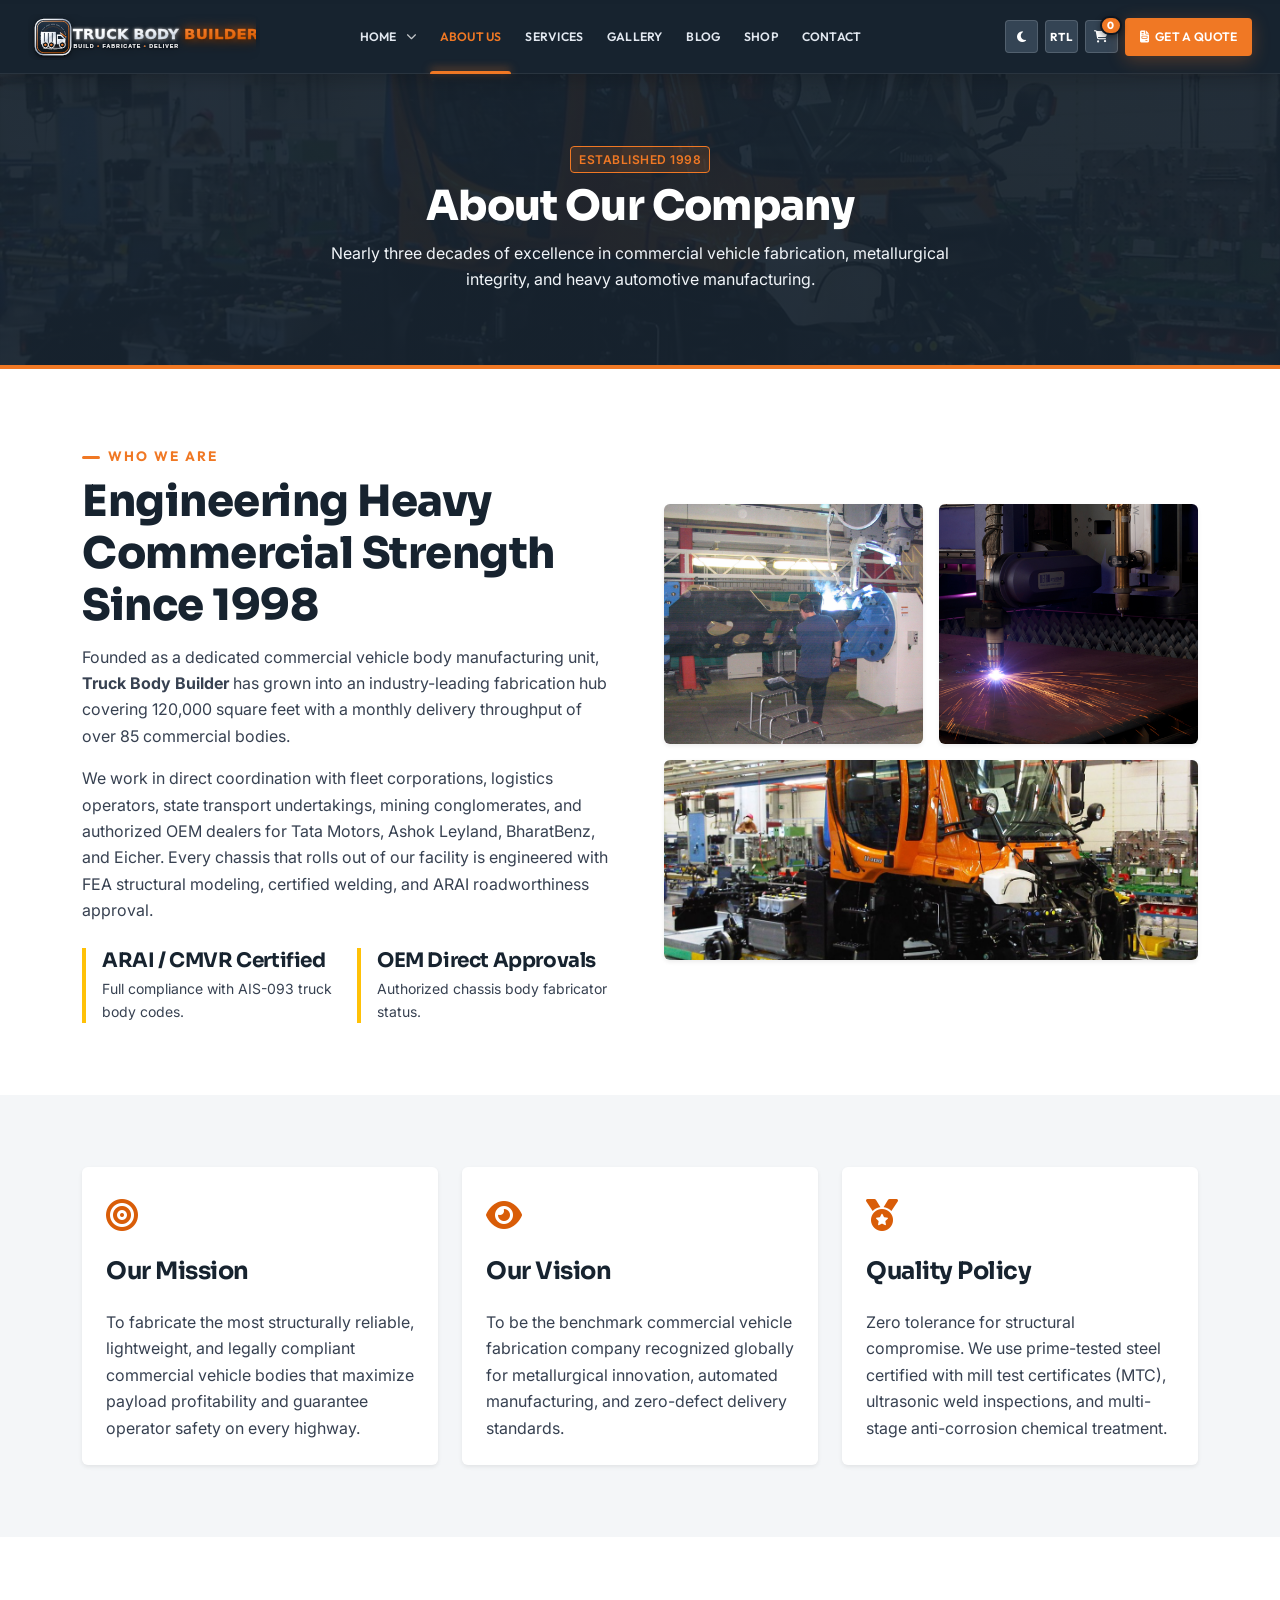
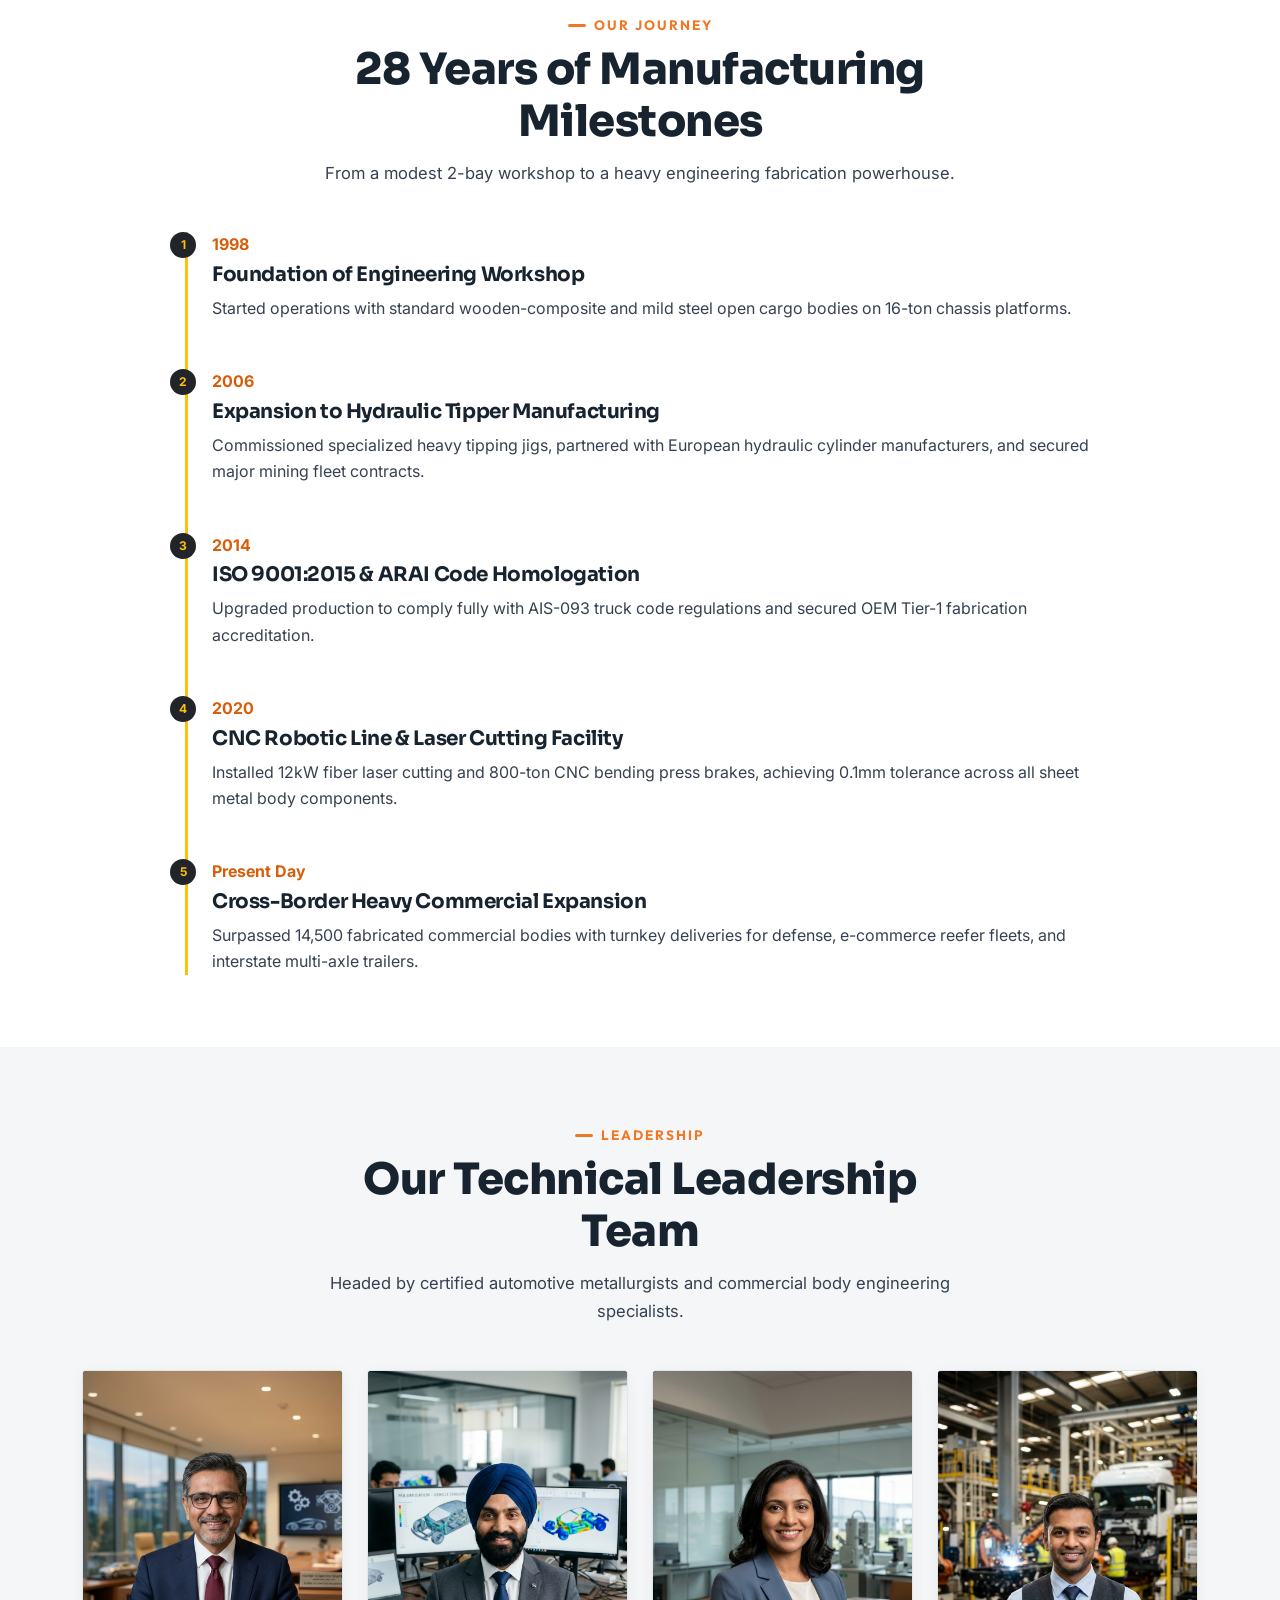
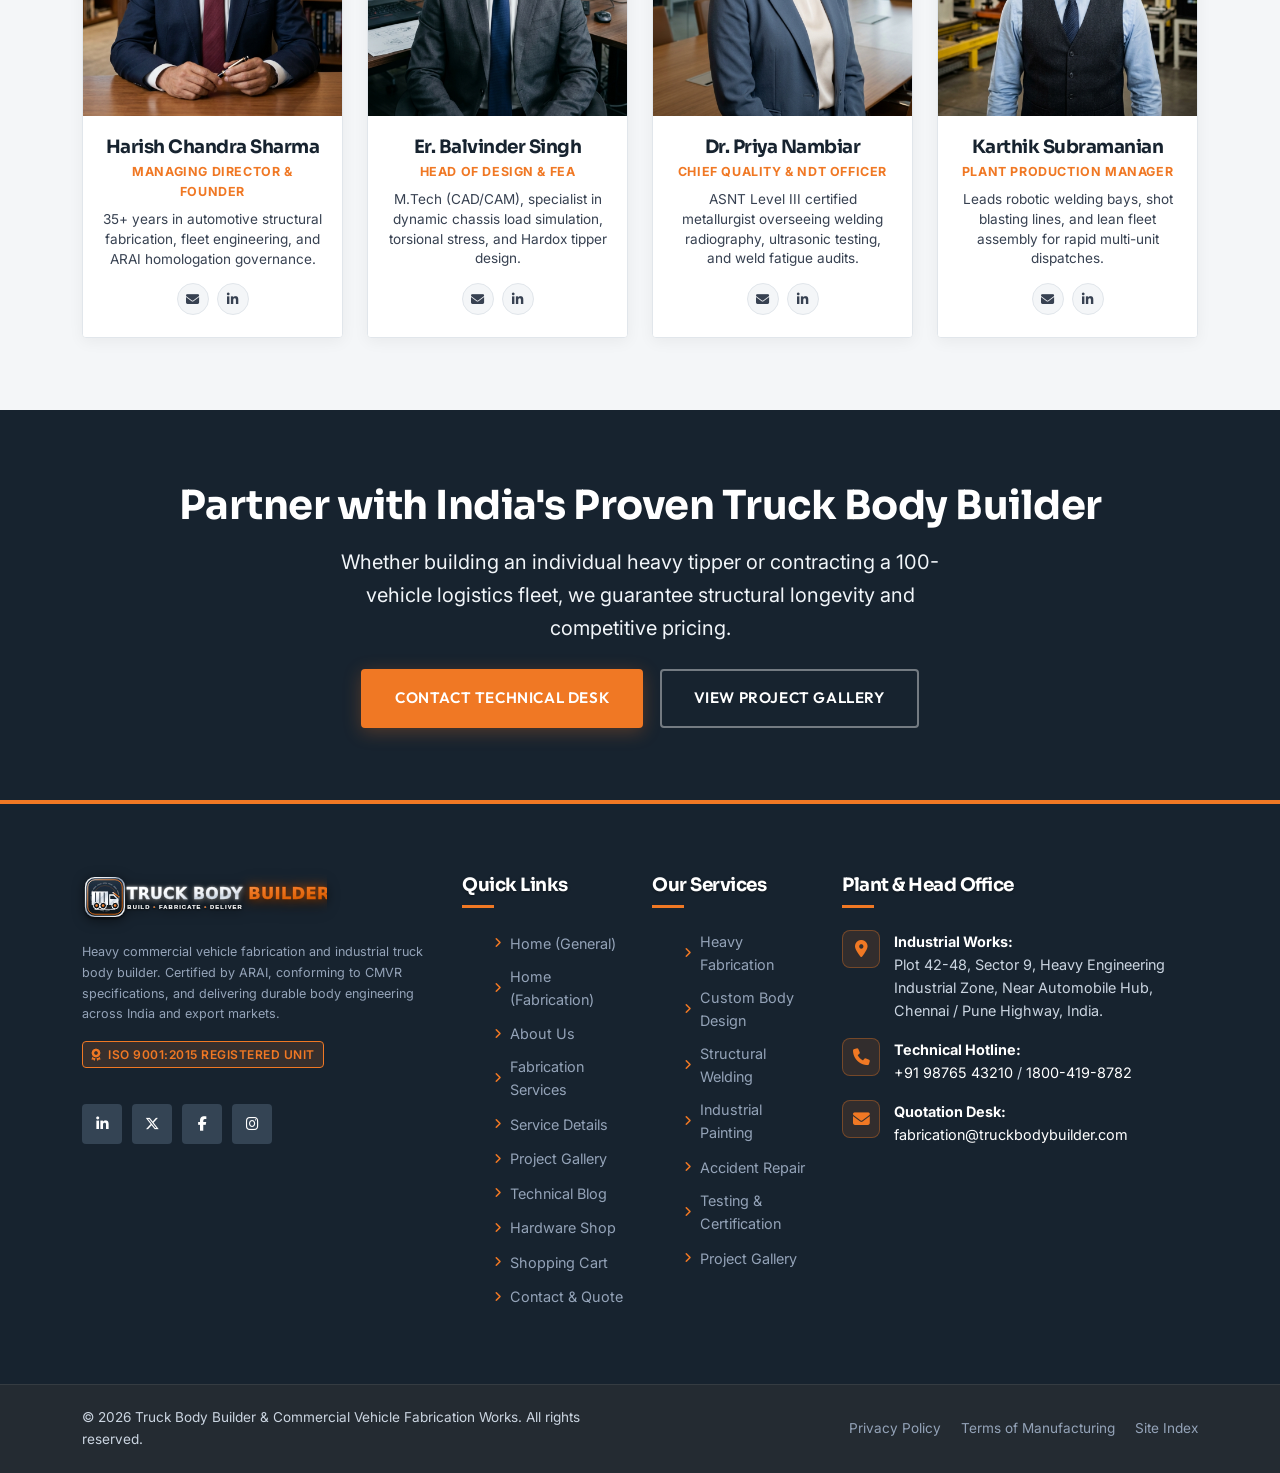
<file: about.html>
<!DOCTYPE html>
<html lang="en">
<head>
  <meta charset="UTF-8">
  <meta name="viewport" content="width=device-width, initial-scale=1.0">
  <title>About Us | Truck Body Builder & Commercial Vehicle Fabrication Works</title>
  <meta name="description" content="Learn about our 28-year history, engineering team, ISO 9001:2015 certified infrastructure, and commitment to heavy commercial vehicle body manufacturing.">
  
  <!-- Favicon Suite -->
  <link rel="icon" type="image/svg+xml" href="assets/images/logo/favicon.svg">
  <link rel="icon" type="image/png" sizes="32x32" href="assets/images/logo/favicon-32x32.png">
  <link rel="icon" type="image/png" sizes="16x16" href="assets/images/logo/favicon-16x16.png">
  <link rel="apple-touch-icon" sizes="180x180" href="assets/images/logo/apple-touch-icon.png">
  <link rel="alternate icon" href="assets/images/logo/logo-compact.svg">

  <link href="https://cdn.jsdelivr.net/npm/bootstrap@5.3.3/dist/css/bootstrap.min.css" rel="stylesheet">
  <link rel="stylesheet" href="https://cdnjs.cloudflare.com/ajax/libs/font-awesome/6.5.1/css/all.min.css">
  
  <link rel="stylesheet" href="assets/css/style.css">
  <link rel="stylesheet" href="assets/css/responsive.css">
  <link rel="stylesheet" href="assets/css/dark-mode.css">
  <link rel="stylesheet" href="assets/css/premium-motion.css">
</head>
<body>

  <!-- Main Navigation Header -->
  <header class="site-header" id="siteHeader">
    <nav class="navbar navbar-expand-lg navbar-dark">
      <div class="container navbar-container">
        <!-- Brand Logo (Left) -->
        <a class="navbar-brand navbar-brand-industrial" href="index.html" aria-label="Truck Body Builder Homepage">
          <div class="brand-logo-wrap">
            <img src="assets/images/logo/logo-main.svg" alt="Truck Body Builder - Commercial Vehicle Fabrication" class="brand-logo-main">
            <div class="brand-logo-sheen"></div>
          </div>
        </a>

        <!-- Mobile Controls (Dark/Light Mode, RTL & Hamburger) -->
        <div class="mobile-nav-controls d-lg-none">
          <button class="header-icon-btn theme-toggle-btn" type="button" title="Toggle Dark/Light Mode" aria-label="Toggle Theme">
            <i class="fas fa-moon"></i>
          </button>
          <button class="header-icon-btn rtl-toggle-btn" type="button" title="Toggle RTL/LTR" aria-label="Toggle RTL">
            <span class="rtl-text">RTL</span>
          </button>
          <!-- Cart Icon with Live Badge (Mobile) -->
          <a href="cart.html" class="header-icon-btn cart-icon-btn position-relative" title="View Shopping Cart" aria-label="Shopping Cart">
            <i class="fas fa-shopping-cart"></i>
            <span class="cart-count-badge badge bg-warning text-dark position-absolute top-0 start-100 translate-middle rounded-pill" style="display: none; font-size: 0.65rem; padding: 0.25em 0.5em;">0</span>
          </a>
          <button class="navbar-toggler" type="button" id="navbarDrawerToggler" aria-label="Toggle navigation drawer" aria-expanded="false" aria-controls="navbarDrawer">
            <span class="navbar-toggler-icon"></span>
          </button>
        </div>

        <!-- Navigation Drawer & Menu (Centered on Desktop, Slide-in Drawer on Mobile) -->
        <div class="navbar-drawer" id="navbarDrawer">
          <!-- Mobile Drawer Header -->
          <div class="drawer-header d-lg-none">
            <div class="drawer-brand">
              <a href="index.html" class="drawer-brand-link text-decoration-none" aria-label="Truck Body Builder Homepage">
                <img src="assets/images/logo/logo-main.svg" alt="Truck Body Builder" class="drawer-logo-img">
              </a>
            </div>
            <button type="button" class="drawer-close-btn" id="navbarDrawerClose" aria-label="Close navigation drawer">
              <i class="fas fa-times"></i>
            </button>
          </div>

          <!-- Centered Navigation Links on Desktop -->
          <ul class="navbar-nav mx-auto">
            <li class="nav-item dropdown">
              <a class="nav-link dropdown-toggle" href="#" role="button" data-bs-toggle="dropdown" aria-expanded="false">
                Home <i class="fas fa-chevron-down nav-chevron ms-1"></i>
              </a>
              <ul class="dropdown-menu dropdown-menu-industrial">
                <li><a class="dropdown-item" href="index.html"><i class="fas fa-truck-moving"></i> Commercial Vehicles</a></li>
                <li><a class="dropdown-item" href="home-2.html"><i class="fas fa-screwdriver-wrench"></i> Custom Fabrication</a></li>
              </ul>
            </li>
            <li class="nav-item">
              <a class="nav-link active" href="about.html">About Us</a>
            </li>
            <li class="nav-item">
              <a class="nav-link" href="services.html">Services</a>
            </li>
            <li class="nav-item">
              <a class="nav-link" href="gallery.html">Gallery</a>
            </li>
            <li class="nav-item">
              <a class="nav-link" href="blog.html">Blog</a>
            </li>
            <li class="nav-item">
              <a class="nav-link" href="shop.html">Shop</a>
            </li>
<li class="nav-item">
              <a class="nav-link" href="contact.html">Contact</a>
            </li>
          </ul>

          <!-- Desktop & Mobile Header Actions (Right) -->
          <div class="header-actions">
            <!-- Theme & RTL Toggles (Desktop only >=992px) -->
            <button class="header-icon-btn theme-toggle-btn d-none d-lg-inline-flex" type="button" title="Toggle Dark/Light Mode" aria-label="Toggle Theme">
              <i class="fas fa-moon"></i>
            </button>
            <button class="header-icon-btn rtl-toggle-btn d-none d-lg-inline-flex" type="button" title="Toggle RTL/LTR" aria-label="Toggle RTL">
              <span class="rtl-text">RTL</span>
            </button>

            <!-- CTA "Get a Quote" -->
            <!-- Cart Icon with Live Badge (Desktop) -->
            <a href="cart.html" class="header-icon-btn cart-icon-btn position-relative d-none d-lg-inline-flex" title="View Shopping Cart" aria-label="Shopping Cart">
              <i class="fas fa-shopping-cart"></i>
              <span class="cart-count-badge badge bg-warning text-dark position-absolute top-0 start-100 translate-middle rounded-pill" style="display: none; font-size: 0.65rem; padding: 0.25em 0.5em;">0</span>
            </a>
<a href="contact.html" class="btn btn-industrial nav-cta-btn">
              <i class="fas fa-file-invoice"></i> Get a Quote
            </a>
          </div>
        </div>
      </div>
    </nav>
  </header>

  <!-- Mobile Backdrop Overlay (<992px) -->
  <div class="drawer-backdrop" id="drawerBackdrop"></div>

  <main>
    <!-- PAGE BREADCRUMB HERO -->
    <section class="py-5 text-white" style="background: linear-gradient(rgba(23, 35, 47, 0.94), rgba(23, 35, 47, 0.94)), url('assets/images/about/facility-1.jpg') center/cover no-repeat; border-bottom: 4px solid var(--industrial-orange);">
      <div class="container py-4 text-center">
        <span class="badge-certified mb-2 d-inline-block">Established 1998</span>
        <h1 class="display-5 fw-bold text-white mb-2" dir="auto">About Our Company</h1>
        <p class="text-light opacity-90 mx-auto mb-0" style="max-width: 650px;" dir="auto">
          Nearly three decades of excellence in commercial vehicle fabrication, metallurgical integrity, and heavy automotive manufacturing.
        </p>
      </div>
    </section>

    <!-- COMPANY OVERVIEW & STATS -->
    <section class="py-5 bg-white">
      <div class="container py-lg-4">
        <div class="row align-items-center g-5">
          <div class="col-lg-6">
            <div class="section-subtitle">Who We Are</div>
            <h2 class="section-title">Engineering Heavy Commercial Strength Since 1998</h2>
            <p class="text-muted mb-3">
              Founded as a dedicated commercial vehicle body manufacturing unit, <strong>Truck Body Builder</strong> has grown into an industry-leading fabrication hub covering 120,000 square feet with a monthly delivery throughput of over 85 commercial bodies.
            </p>
            <p class="text-muted mb-4">
              We work in direct coordination with fleet corporations, logistics operators, state transport undertakings, mining conglomerates, and authorized OEM dealers for Tata Motors, Ashok Leyland, BharatBenz, and Eicher. Every chassis that rolls out of our facility is engineered with FEA structural modeling, certified welding, and ARAI roadworthiness approval.
            </p>

            <div class="row g-3">
              <div class="col-sm-6">
                <div class="border-start border-4 border-warning ps-3">
                  <h4 class="h5 fw-bold mb-1">ARAI / CMVR Certified</h4>
                  <p class="small text-muted mb-0">Full compliance with AIS-093 truck body codes.</p>
                </div>
              </div>
              <div class="col-sm-6">
                <div class="border-start border-4 border-warning ps-3">
                  <h4 class="h5 fw-bold mb-1">OEM Direct Approvals</h4>
                  <p class="small text-muted mb-0">Authorized chassis body fabricator status.</p>
                </div>
              </div>
            </div>
          </div>

          <div class="col-lg-6">
            <div class="row g-3">
              <div class="col-6">
                <img src="assets/images/about/facility-2.jpg" alt="Heavy Metal Fabrication Assembly Bay" class="rounded w-100 shadow-sm" style="height: 240px; object-fit: cover;" onerror="this.onerror=null; this.src='assets/images/about/facility-1.jpg';">
              </div>
              <div class="col-6">
                <img src="assets/images/about/facility-3.jpg" alt="CNC Laser Cutting and Quality Testing" class="rounded w-100 shadow-sm" style="height: 240px; object-fit: cover;" onerror="this.onerror=null; this.src='assets/images/about/facility-1.jpg';">
              </div>
              <div class="col-12">
                <img src="assets/images/about/facility-1.jpg" alt="Automated Vehicle Body Manufacturing Bay" class="rounded w-100 shadow-sm" style="height: 200px; object-fit: cover;" onerror="this.onerror=null; this.src='assets/images/about/facility-2.jpg';">
              </div>
            </div>
          </div>
        </div>
      </div>
    </section>

    <!-- MISSION, VISION & QUALITY POLICY -->
    <section class="py-5" style="background-color: var(--light-bg);">
      <div class="container py-lg-4">
        <div class="row g-4">
          <div class="col-md-4 d-flex">
            <div class="card mission-vision-card h-100 w-100 border-0 p-4 rounded shadow-sm bg-white d-flex flex-column">
              <div class="mission-vision-icon text-orange fs-2 mb-3" style="color: var(--industrial-orange);"><i class="fas fa-bullseye"></i></div>
              <h3 class="mission-vision-title h4 fw-bold mb-3">Our Mission</h3>
              <p class="mission-vision-text text-muted mb-0">
                To fabricate the most structurally reliable, lightweight, and legally compliant commercial vehicle bodies that maximize payload profitability and guarantee operator safety on every highway.
              </p>
            </div>
          </div>
          <div class="col-md-4 d-flex">
            <div class="card mission-vision-card h-100 w-100 border-0 p-4 rounded shadow-sm bg-white d-flex flex-column">
              <div class="mission-vision-icon text-orange fs-2 mb-3" style="color: var(--industrial-orange);"><i class="fas fa-eye"></i></div>
              <h3 class="mission-vision-title h4 fw-bold mb-3">Our Vision</h3>
              <p class="mission-vision-text text-muted mb-0">
                To be the benchmark commercial vehicle fabrication company recognized globally for metallurgical innovation, automated manufacturing, and zero-defect delivery standards.
              </p>
            </div>
          </div>
          <div class="col-md-4 d-flex">
            <div class="card mission-vision-card h-100 w-100 border-0 p-4 rounded shadow-sm bg-white d-flex flex-column">
              <div class="mission-vision-icon text-orange fs-2 mb-3" style="color: var(--industrial-orange);"><i class="fas fa-medal"></i></div>
              <h3 class="mission-vision-title h4 fw-bold mb-3">Quality Policy</h3>
              <p class="mission-vision-text text-muted mb-0">
                Zero tolerance for structural compromise. We use prime-tested steel certified with mill test certificates (MTC), ultrasonic weld inspections, and multi-stage anti-corrosion chemical treatment.
              </p>
            </div>
          </div>
        </div>
      </div>
    </section>

    <!-- COMPANY HISTORY & MILESTONES -->
    <section class="py-5 bg-white">
      <div class="container py-lg-4">
        <div class="section-header text-center mx-auto" style="max-width: 650px;">
          <div class="section-subtitle">Our Journey</div>
          <h2 class="section-title">28 Years of Manufacturing Milestones</h2>
          <p class="section-desc mx-auto">From a modest 2-bay workshop to a heavy engineering fabrication powerhouse.</p>
        </div>

        <div class="row justify-content-center">
          <div class="col-lg-10">
            <div class="border-start border-3 border-warning ps-4 ms-2 position-relative">
              
              <div class="mb-5 position-relative">
                <span class="badge bg-dark text-warning position-absolute" style="left: -42px; top: 0; width: 26px; height: 26px; border-radius: 50%; display: flex; align-items: center; justify-content: center; font-size: 0.75rem;">1</span>
                <span class="fw-bold text-orange" style="color: var(--industrial-orange);">1998</span>
                <h4 class="h5 fw-bold mt-1">Foundation of Engineering Workshop</h4>
                <p class="text-muted mb-0">Started operations with standard wooden-composite and mild steel open cargo bodies on 16-ton chassis platforms.</p>
              </div>

              <div class="mb-5 position-relative">
                <span class="badge bg-dark text-warning position-absolute" style="left: -42px; top: 0; width: 26px; height: 26px; border-radius: 50%; display: flex; align-items: center; justify-content: center; font-size: 0.75rem;">2</span>
                <span class="fw-bold text-orange" style="color: var(--industrial-orange);">2006</span>
                <h4 class="h5 fw-bold mt-1">Expansion to Hydraulic Tipper Manufacturing</h4>
                <p class="text-muted mb-0">Commissioned specialized heavy tipping jigs, partnered with European hydraulic cylinder manufacturers, and secured major mining fleet contracts.</p>
              </div>

              <div class="mb-5 position-relative">
                <span class="badge bg-dark text-warning position-absolute" style="left: -42px; top: 0; width: 26px; height: 26px; border-radius: 50%; display: flex; align-items: center; justify-content: center; font-size: 0.75rem;">3</span>
                <span class="fw-bold text-orange" style="color: var(--industrial-orange);">2014</span>
                <h4 class="h5 fw-bold mt-1">ISO 9001:2015 & ARAI Code Homologation</h4>
                <p class="text-muted mb-0">Upgraded production to comply fully with AIS-093 truck code regulations and secured OEM Tier-1 fabrication accreditation.</p>
              </div>

              <div class="mb-5 position-relative">
                <span class="badge bg-dark text-warning position-absolute" style="left: -42px; top: 0; width: 26px; height: 26px; border-radius: 50%; display: flex; align-items: center; justify-content: center; font-size: 0.75rem;">4</span>
                <span class="fw-bold text-orange" style="color: var(--industrial-orange);">2020</span>
                <h4 class="h5 fw-bold mt-1">CNC Robotic Line & Laser Cutting Facility</h4>
                <p class="text-muted mb-0">Installed 12kW fiber laser cutting and 800-ton CNC bending press brakes, achieving 0.1mm tolerance across all sheet metal body components.</p>
              </div>

              <div class="position-relative">
                <span class="badge bg-dark text-warning position-absolute" style="left: -42px; top: 0; width: 26px; height: 26px; border-radius: 50%; display: flex; align-items: center; justify-content: center; font-size: 0.75rem;">5</span>
                <span class="fw-bold text-orange" style="color: var(--industrial-orange);">Present Day</span>
                <h4 class="h5 fw-bold mt-1">Cross-Border Heavy Commercial Expansion</h4>
                <p class="text-muted mb-0">Surpassed 14,500 fabricated commercial bodies with turnkey deliveries for defense, e-commerce reefer fleets, and interstate multi-axle trailers.</p>
              </div>

            </div>
          </div>
        </div>
      </div>
    </section>

    <!-- LEADERSHIP & ENGINEERING TEAM -->
    <section class="py-5" style="background-color: var(--light-bg);">
      <div class="container py-lg-4">
        <div class="section-header text-center mx-auto" style="max-width: 650px;">
          <div class="section-subtitle">Leadership</div>
          <h2 class="section-title">Our Technical Leadership Team</h2>
          <p class="section-desc mx-auto">Headed by certified automotive metallurgists and commercial body engineering specialists.</p>
        </div>

        <div class="row g-4">
          <!-- Member 1: Harish Chandra Sharma -->
          <div class="col-sm-6 col-lg-3">
            <div class="team-card">
              <div class="team-thumb-wrapper">
                <img src="assets/images/about/team-1.jpg?v=4" alt="Harish Chandra Sharma - Managing Director" class="team-thumb-img" loading="lazy">
              </div>
              <div class="team-body">
                <h3 class="team-name">Harish Chandra Sharma</h3>
                <span class="team-role">Managing Director &amp; Founder</span>
                <p class="team-bio">35+ years in automotive structural fabrication, fleet engineering, and ARAI homologation governance.</p>
                <div class="team-social">
                  <a href="contact.html" class="team-social-link" title="Contact Harish Sharma" aria-label="Contact"><i class="fas fa-envelope"></i></a>
                  <a href="https://linkedin.com" target="_blank" rel="noopener noreferrer" class="team-social-link" title="LinkedIn Profile" aria-label="LinkedIn"><i class="fab fa-linkedin-in"></i></a>
                </div>
              </div>
            </div>
          </div>

          <!-- Member 2: Er. Balvinder Singh -->
          <div class="col-sm-6 col-lg-3">
            <div class="team-card">
              <div class="team-thumb-wrapper">
                <img src="assets/images/about/team-2.jpg?v=4" alt="Er. Balvinder Singh - Head of Design & FEA" class="team-thumb-img" loading="lazy">
              </div>
              <div class="team-body">
                <h3 class="team-name">Er. Balvinder Singh</h3>
                <span class="team-role">Head of Design &amp; FEA</span>
                <p class="team-bio">M.Tech (CAD/CAM), specialist in dynamic chassis load simulation, torsional stress, and Hardox tipper design.</p>
                <div class="team-social">
                  <a href="contact.html" class="team-social-link" title="Contact Balvinder Singh" aria-label="Contact"><i class="fas fa-envelope"></i></a>
                  <a href="https://linkedin.com" target="_blank" rel="noopener noreferrer" class="team-social-link" title="LinkedIn Profile" aria-label="LinkedIn"><i class="fab fa-linkedin-in"></i></a>
                </div>
              </div>
            </div>
          </div>

          <!-- Member 3: Dr. Priya Nambiar -->
          <div class="col-sm-6 col-lg-3">
            <div class="team-card">
              <div class="team-thumb-wrapper">
                <img src="assets/images/about/team-3.jpg?v=4" alt="Dr. Priya Nambiar - Chief Quality & NDT Officer" class="team-thumb-img" loading="lazy">
              </div>
              <div class="team-body">
                <h3 class="team-name">Dr. Priya Nambiar</h3>
                <span class="team-role">Chief Quality &amp; NDT Officer</span>
                <p class="team-bio">ASNT Level III certified metallurgist overseeing welding radiography, ultrasonic testing, and weld fatigue audits.</p>
                <div class="team-social">
                  <a href="contact.html" class="team-social-link" title="Contact Priya Nambiar" aria-label="Contact"><i class="fas fa-envelope"></i></a>
                  <a href="https://linkedin.com" target="_blank" rel="noopener noreferrer" class="team-social-link" title="LinkedIn Profile" aria-label="LinkedIn"><i class="fab fa-linkedin-in"></i></a>
                </div>
              </div>
            </div>
          </div>

          <!-- Member 4: Karthik Subramanian -->
          <div class="col-sm-6 col-lg-3">
            <div class="team-card">
              <div class="team-thumb-wrapper">
                <img src="assets/images/about/team-4.jpg?v=4" alt="Karthik Subramanian - Plant Production Manager" class="team-thumb-img" loading="lazy">
              </div>
              <div class="team-body">
                <h3 class="team-name">Karthik Subramanian</h3>
                <span class="team-role">Plant Production Manager</span>
                <p class="team-bio">Leads robotic welding bays, shot blasting lines, and lean fleet assembly for rapid multi-unit dispatches.</p>
                <div class="team-social">
                  <a href="contact.html" class="team-social-link" title="Contact Karthik Subramanian" aria-label="Contact"><i class="fas fa-envelope"></i></a>
                  <a href="https://linkedin.com" target="_blank" rel="noopener noreferrer" class="team-social-link" title="LinkedIn Profile" aria-label="LinkedIn"><i class="fab fa-linkedin-in"></i></a>
                </div>
              </div>
            </div>
          </div>
        </div></div>
      </div>
    </section>

    <!-- CALL TO °CTION -->
    <section class="py-5" style="background: var(--primary-steel); color: var(--white);">
      <div class="container py-lg-4 text-center">
        <h2 class="display-6 fw-bold text-white mb-3">Partner with India's Proven Truck Body Builder</h2>
        <p class="lead text-light opacity-90 mx-auto mb-4" style="max-width: 650px;">
          Whether building an individual heavy tipper or contracting a 100-vehicle logistics fleet, we guarantee structural longevity and competitive pricing.
        </p>
        <div class="d-flex justify-content-center gap-3 flex-wrap">
          <a href="contact.html" class="btn btn-industrial btn-lg">Contact Technical Desk</a>
          <a href="gallery.html" class="btn btn-outline-light-industrial btn-lg">View Project Gallery</a>
        </div>
      </div>
    </section>
  </main>

  <!-- INDUSTRIAL FOOTER -->
  <footer class="site-footer">
    <div class="container">
      <div class="row g-4">
        <div class="col-lg-4 col-md-6 footer-widget">
          <a href="index.html" class="footer-brand d-inline-block mb-3 text-decoration-none" title="Truck Body Builder - Back to Home">
            <div class="footer-logo-wrap">
              <img src="assets/images/logo/logo-main.svg" alt="Truck Body Builder - Heavy Commercial Vehicle Fabrication" class="footer-logo-img">
            </div>
          </a>
          <p class="text-muted small mb-3">
            Heavy commercial vehicle fabrication and industrial truck body builder. Certified by ARAI, conforming to CMVR specifications, and delivering durable body engineering across India and export markets.
          </p>
          <div class="badge-certified d-inline-block mb-3">
            <i class="fas fa-award me-1"></i> ISO 9001:2015 Registered Unit
          </div>
          <div class="social-links">
            <a href="https://linkedin.com" target="_blank" rel="noopener noreferrer" class="social-icon-btn" aria-label="LinkedIn"><i class="fab fa-linkedin-in"></i></a>
            <a href="https://twitter.com" target="_blank" rel="noopener noreferrer" class="social-icon-btn" aria-label="Twitter X"><i class="fab fa-x-twitter"></i></a>
            <a href="https://facebook.com" target="_blank" rel="noopener noreferrer" class="social-icon-btn" aria-label="Facebook"><i class="fab fa-facebook-f"></i></a>
            <a href="https://instagram.com" target="_blank" rel="noopener noreferrer" class="social-icon-btn" aria-label="Instagram"><i class="fab fa-instagram"></i></a>
          </div>
        </div>

        <!-- Col 2: Quick Links -->
        <div class="col-lg-2 col-md-6 footer-widget">
          <h5 class="text-white">Quick Links</h5>
          <ul class="footer-links">
            <li><a href="index.html"><i class="fas fa-angle-right"></i> Home (General)</a></li>
            <li><a href="home-2.html"><i class="fas fa-angle-right"></i> Home (Fabrication)</a></li>
            <li><a href="about.html"><i class="fas fa-angle-right"></i> About Us</a></li>
            <li><a href="services.html"><i class="fas fa-angle-right"></i> Fabrication Services</a></li>
            <li><a href="service-details.html"><i class="fas fa-angle-right"></i> Service Details</a></li>
            <li><a href="gallery.html"><i class="fas fa-angle-right"></i> Project Gallery</a></li>
            <li><a href="blog.html"><i class="fas fa-angle-right"></i> Technical Blog</a></li>
            <li><a href="shop.html"><i class="fas fa-angle-right"></i> Hardware Shop</a></li>
            <li><a href="cart.html"><i class="fas fa-angle-right"></i> Shopping Cart</a></li>
            <li><a href="contact.html"><i class="fas fa-angle-right"></i> Contact & Quote</a></li>
          </ul>
        </div>

        <!-- Col 3: Services & Capabilities -->
        <div class="col-lg-2 col-md-6 footer-widget">
          <h5 class="text-white">Our Services</h5>
          <ul class="footer-links">
            <li><a href="services.html"><i class="fas fa-angle-right"></i> Heavy Fabrication</a></li>
            <li><a href="services.html"><i class="fas fa-angle-right"></i> Custom Body Design</a></li>
            <li><a href="services.html"><i class="fas fa-angle-right"></i> Structural Welding</a></li>
            <li><a href="services.html"><i class="fas fa-angle-right"></i> Industrial Painting</a></li>
            <li><a href="services.html"><i class="fas fa-angle-right"></i> Accident Repair</a></li>
            <li><a href="service-details.html"><i class="fas fa-angle-right"></i> Testing & Certification</a></li>
            <li><a href="gallery.html"><i class="fas fa-angle-right"></i> Project Gallery</a></li>
          </ul>
        </div>

        <div class="col-lg-4 col-md-6 footer-widget">
          <h5 class="text-white">Plant & Head Office</h5>
          <div class="footer-contact-item">
            <a href="contact.html" class="footer-contact-icon text-decoration-none" title="View Plant & Head Office Location"><i class="fas fa-map-marker-alt"></i></a>
            <div>
              <strong>Industrial Works:</strong><br>
              Plot 42-48, Sector 9, Heavy Engineering Industrial Zone, Near Automobile Hub, Chennai / Pune Highway, India.
            </div>
          </div>
          <div class="footer-contact-item">
            <a href="tel:+919876543210" class="footer-contact-icon text-decoration-none" title="Call Technical Hotline"><i class="fas fa-phone"></i></a>
            <div>
              <strong>Technical Hotline:</strong><br>
              <a href="tel:+919876543210" class="text-white">+91 98765 43210</a> / <a href="tel:18004198782" class="text-white">1800-419-8782</a>
            </div>
          </div>
          <div class="footer-contact-item">
            <a href="mailto:fabrication@truckbodybuilder.com" class="footer-contact-icon text-decoration-none" title="Email Quotation Desk"><i class="fas fa-envelope"></i></a>
            <div>
              <strong>Quotation Desk:</strong><br>
              <a href="mailto:fabrication@truckbodybuilder.com" class="text-white">fabrication@truckbodybuilder.com</a>
            </div>
          </div>
        </div>
      </div>
    </div>

    <div class="footer-bottom">
      <div class="container">
        <div class="row align-items-center">
          <div class="col-md-6 text-center text-md-start mb-2 mb-md-0">
            &copy; 2026 Truck Body Builder & Commercial Vehicle Fabrication Works. All rights reserved.
          </div>
          <div class="col-md-6 text-center text-md-end">
            <div class="footer-bottom-links">
              <a href="privacy-policy.html">Privacy Policy</a>
              <a href="services.html">Terms of Manufacturing</a>
              <a href="services.html">Site Index</a>
            </div>
          </div>
        </div>
      </div>
    </div>
  </footer>

  <button id="backToTopBtn" class="back-to-top" title="Back to top" aria-label="Back to top">
    <i class="fas fa-chevron-up"></i>
  </button>

  <script src="https://cdn.jsdelivr.net/npm/bootstrap@5.3.3/dist/js/bootstrap.bundle.min.js"></script>
  <script src="assets/js/theme.js"></script>
  <script src="assets/js/cart.js"></script>
  <script src="assets/js/gallery.js"></script>
  <script src="assets/js/main.js"></script>
  <script src="assets/js/premium-motion.js" defer></script>
</body>
</html>
</file>
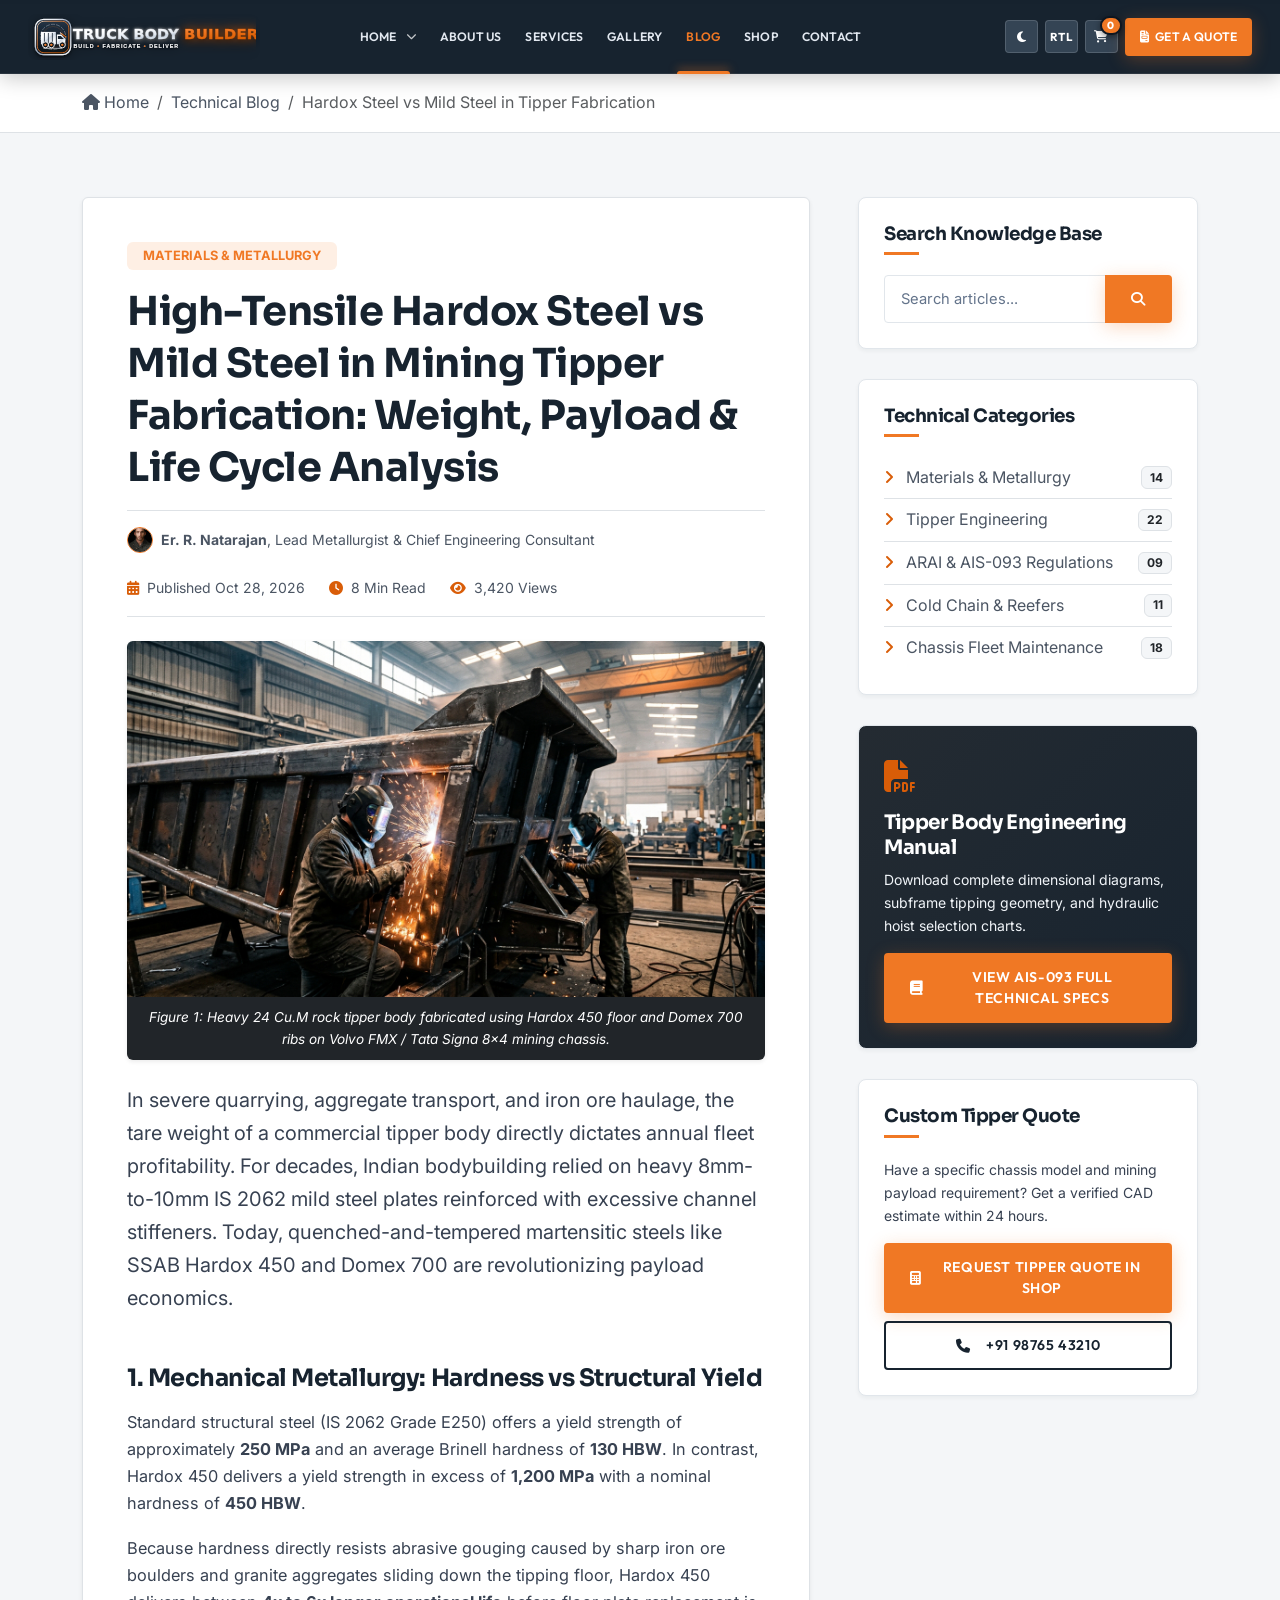
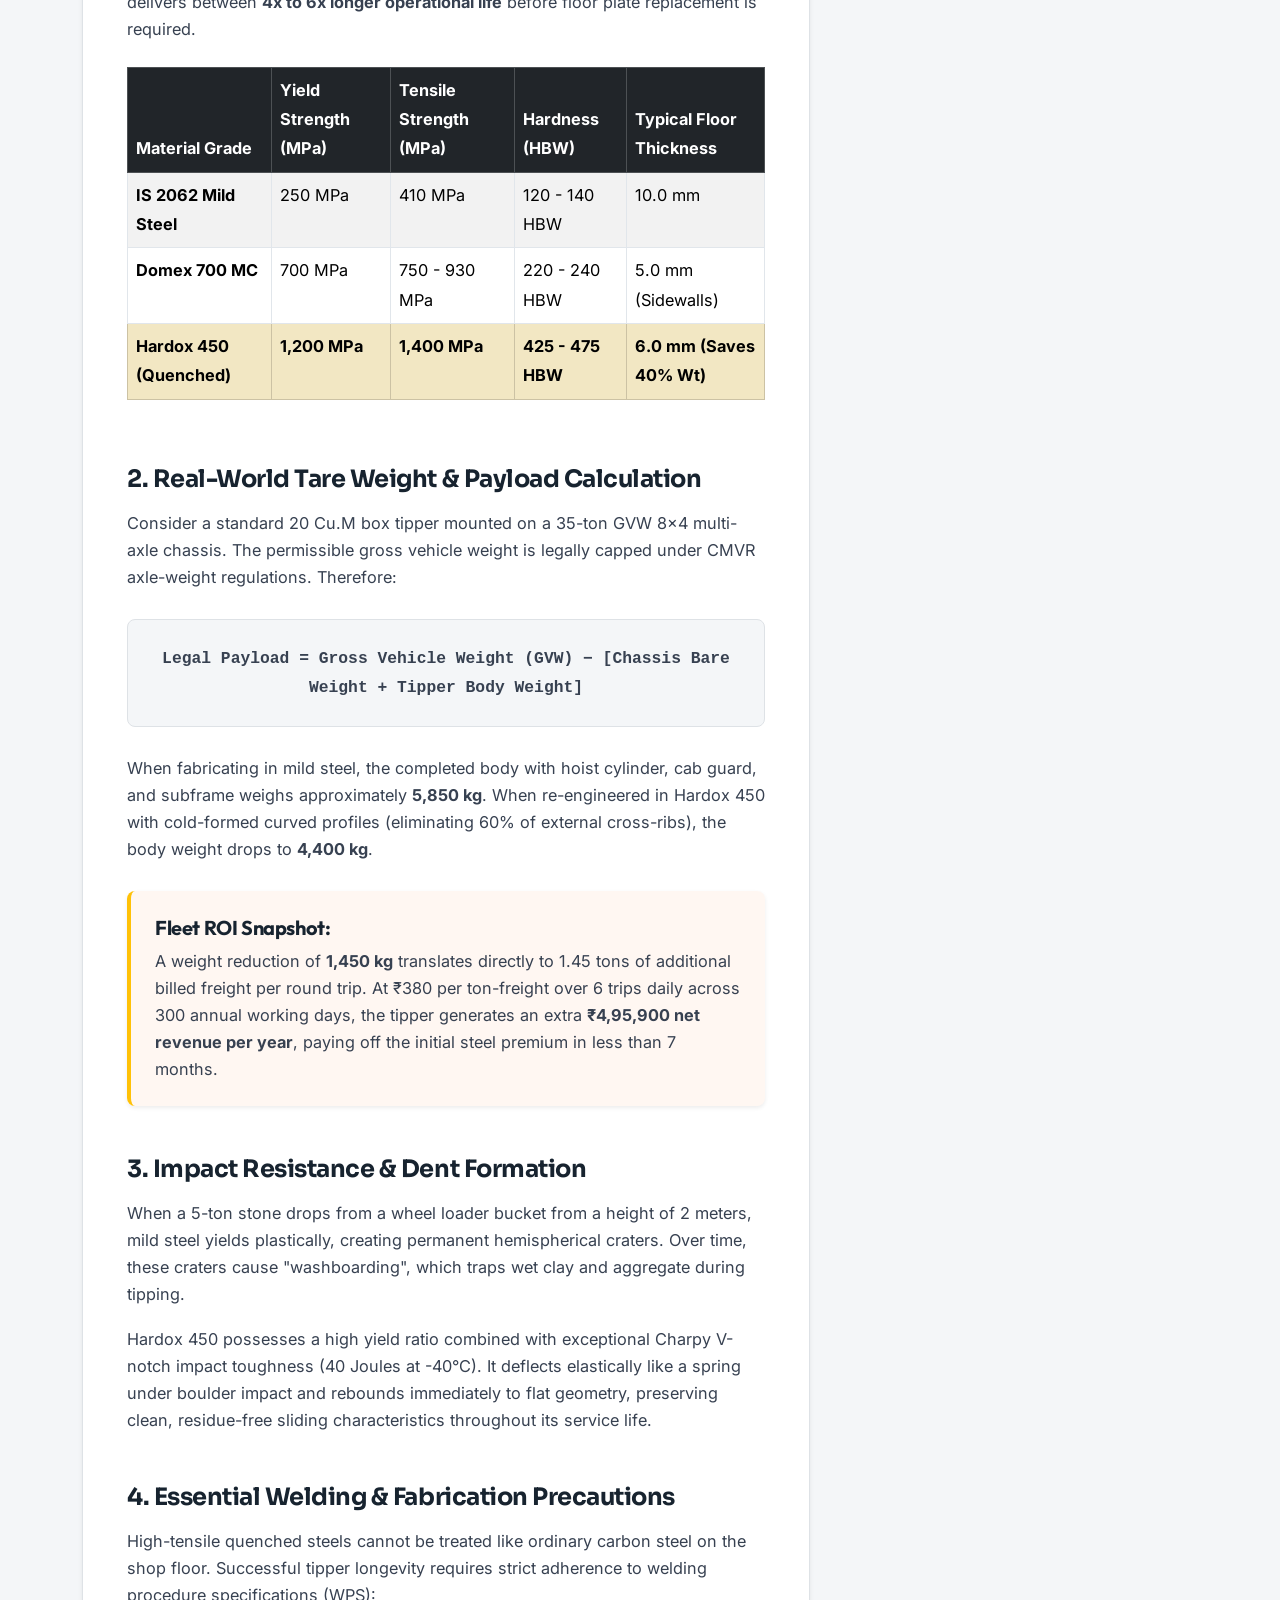
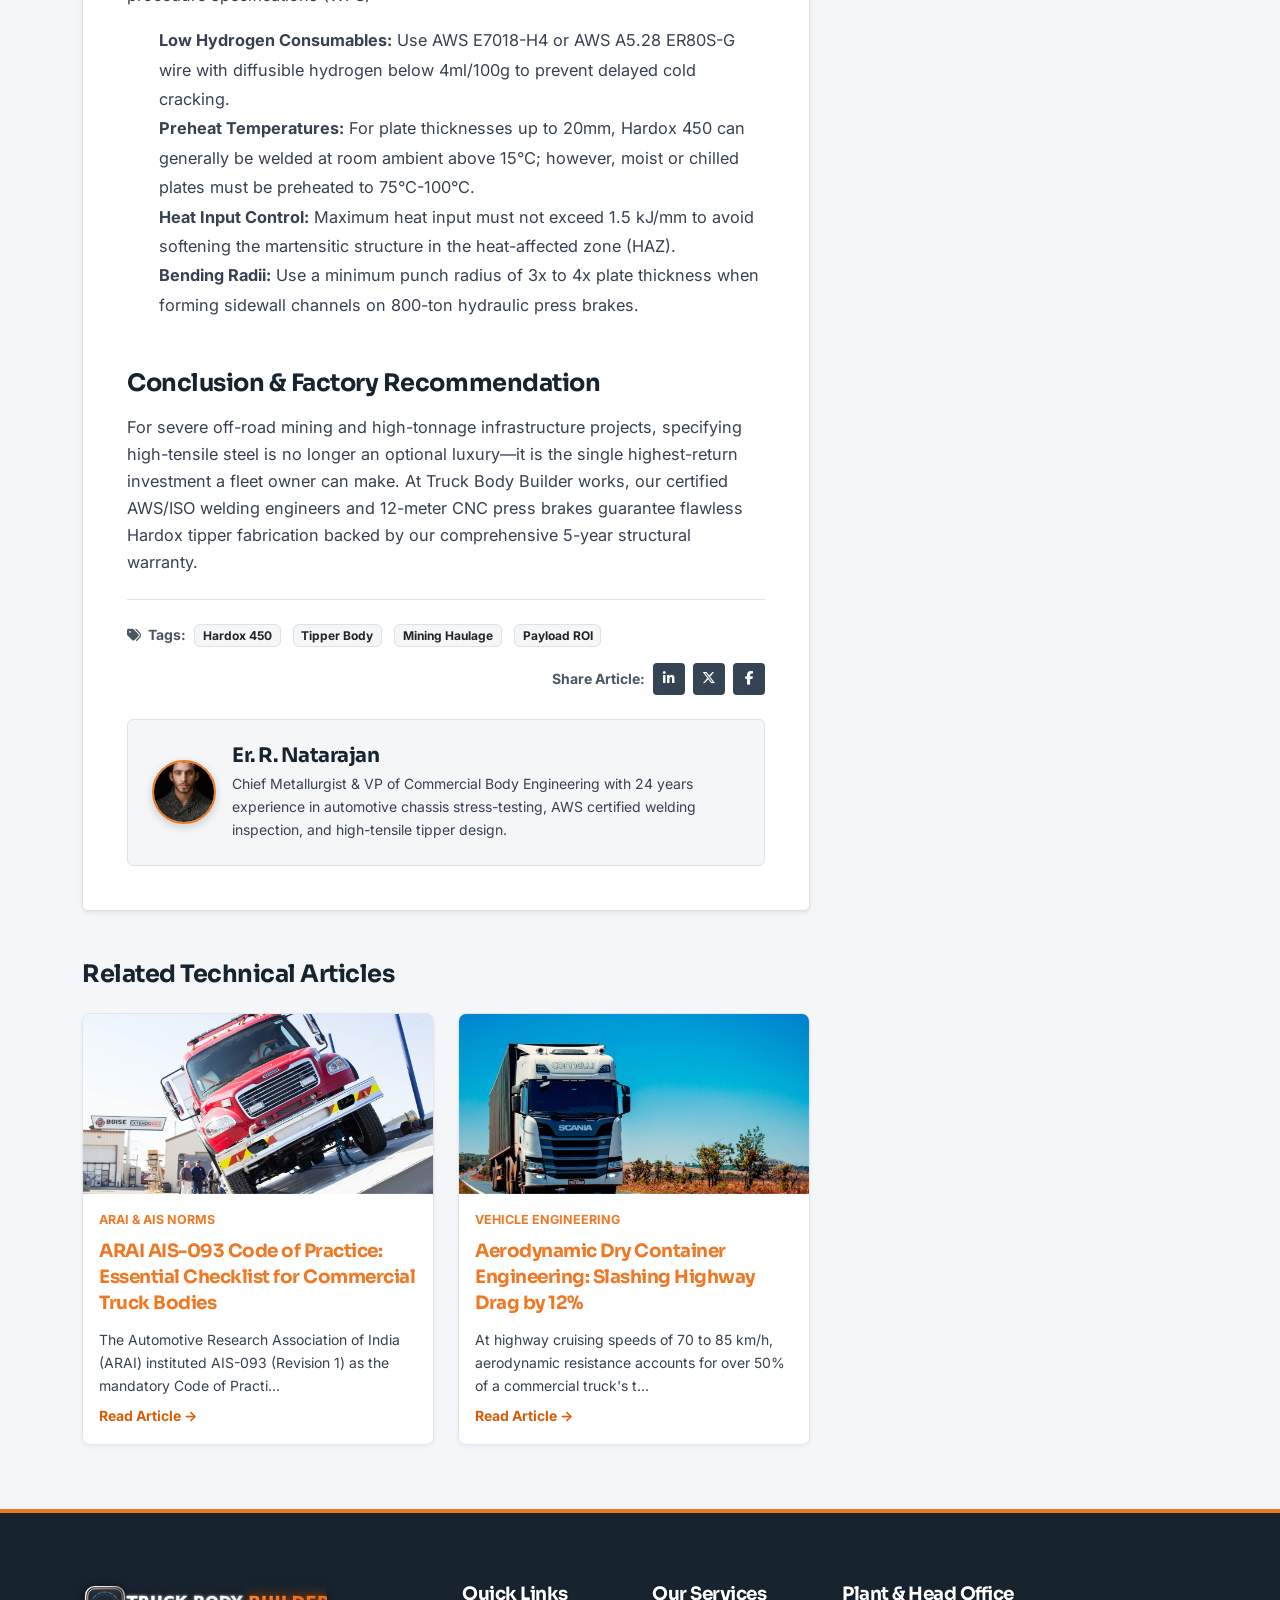
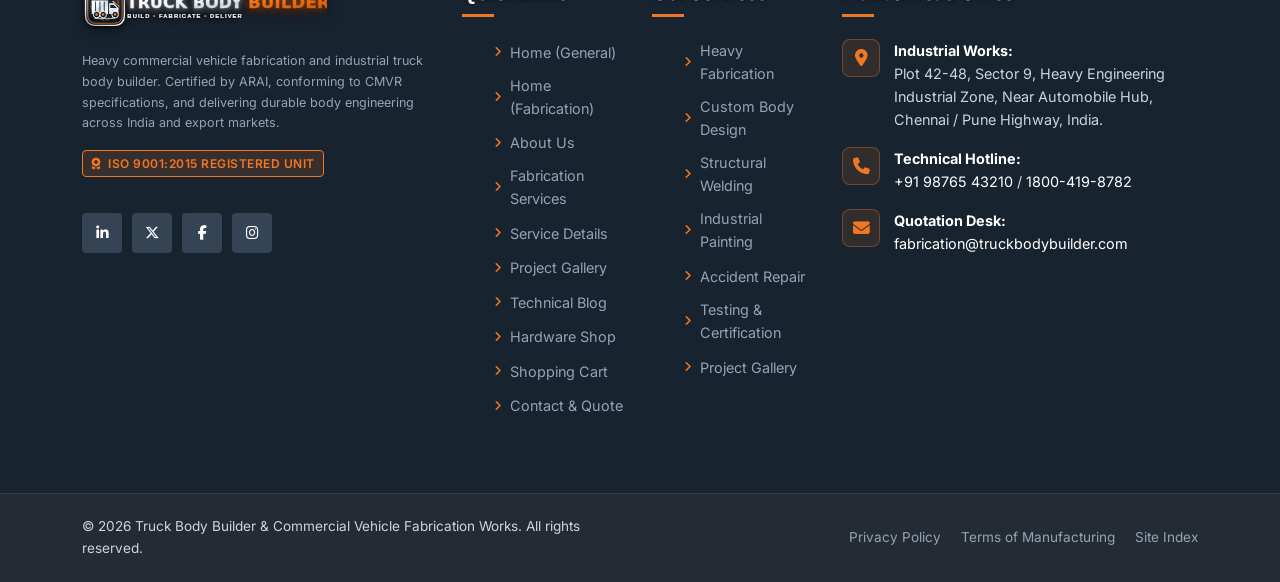
<file: blog-details.html>
<!DOCTYPE html>
<html lang="en">
<head>
  <meta charset="UTF-8">
  <meta name="viewport" content="width=device-width, initial-scale=1.0">
  <title>High-Tensile Hardox Steel vs Mild Steel in Mining Tipper Fabrication | Technical Whitepaper</title>
  <meta name="description" content="In-depth technical whitepaper on Hardox 450 vs mild steel in heavy mining tipper body fabrication: payload gains, abrasion resistance, and welding procedures.">
  
  <!-- Favicon Suite -->
  <link rel="icon" type="image/svg+xml" href="assets/images/logo/favicon.svg">
  <link rel="icon" type="image/png" sizes="32x32" href="assets/images/logo/favicon-32x32.png">
  <link rel="icon" type="image/png" sizes="16x16" href="assets/images/logo/favicon-16x16.png">
  <link rel="apple-touch-icon" sizes="180x180" href="assets/images/logo/apple-touch-icon.png">
  <link rel="alternate icon" href="assets/images/logo/logo-compact.svg">

  <!-- Bootstrap 5 CSS -->
  <link href="https://cdn.jsdelivr.net/npm/bootstrap@5.3.3/dist/css/bootstrap.min.css" rel="stylesheet">
  <!-- Font Awesome 6 Icons -->
  <link rel="stylesheet" href="https://cdnjs.cloudflare.com/ajax/libs/font-awesome/6.5.1/css/all.min.css">
  
  <!-- Custom Stylesheets -->
  <link rel="stylesheet" href="assets/css/style.css">
  <link rel="stylesheet" href="assets/css/responsive.css">
  <link rel="stylesheet" href="assets/css/dark-mode.css">
  <link rel="stylesheet" href="assets/css/premium-motion.css">
</head>
<body>

  <!-- Main Navigation Header -->
  <header class="site-header" id="siteHeader">
    <nav class="navbar navbar-expand-lg navbar-dark">
      <div class="container navbar-container">
        <!-- Brand Logo (Left) -->
        <a class="navbar-brand navbar-brand-industrial" href="index.html" aria-label="Truck Body Builder Homepage">
          <div class="brand-logo-wrap">
            <img src="assets/images/logo/logo-main.svg" alt="Truck Body Builder - Commercial Vehicle Fabrication" class="brand-logo-main">
            <div class="brand-logo-sheen"></div>
          </div>
        </a>

        <!-- Mobile Controls (Dark/Light Mode, RTL & Hamburger) -->
        <div class="mobile-nav-controls d-lg-none">
          <button class="header-icon-btn theme-toggle-btn" type="button" title="Toggle Dark/Light Mode" aria-label="Toggle Theme">
            <i class="fas fa-moon"></i>
          </button>
          <button class="header-icon-btn rtl-toggle-btn" type="button" title="Toggle RTL/LTR" aria-label="Toggle RTL">
            <span class="rtl-text">RTL</span>
          </button>
          <!-- Cart Icon with Live Badge (Mobile) -->
          <a href="cart.html" class="header-icon-btn cart-icon-btn position-relative" title="View Shopping Cart" aria-label="Shopping Cart">
            <i class="fas fa-shopping-cart"></i>
            <span class="cart-count-badge badge bg-warning text-dark position-absolute top-0 start-100 translate-middle rounded-pill" style="display: none; font-size: 0.65rem; padding: 0.25em 0.5em;">0</span>
          </a>
          <button class="navbar-toggler" type="button" id="navbarDrawerToggler" aria-label="Toggle navigation drawer" aria-expanded="false" aria-controls="navbarDrawer">
            <span class="navbar-toggler-icon"></span>
          </button>
        </div>

        <!-- Navigation Drawer & Menu (Centered on Desktop, Slide-in Drawer on Mobile) -->
        <div class="navbar-drawer" id="navbarDrawer">
          <!-- Mobile Drawer Header -->
          <div class="drawer-header d-lg-none">
            <div class="drawer-brand">
              <a href="index.html" class="drawer-brand-link text-decoration-none" aria-label="Truck Body Builder Homepage">
                <img src="assets/images/logo/logo-main.svg" alt="Truck Body Builder" class="drawer-logo-img">
              </a>
            </div>
            <button type="button" class="drawer-close-btn" id="navbarDrawerClose" aria-label="Close navigation drawer">
              <i class="fas fa-times"></i>
            </button>
          </div>

          <!-- Centered Navigation Links on Desktop -->
          <ul class="navbar-nav mx-auto">
            <li class="nav-item dropdown">
              <a class="nav-link dropdown-toggle" href="#" role="button" data-bs-toggle="dropdown" aria-expanded="false">
                Home <i class="fas fa-chevron-down nav-chevron ms-1"></i>
              </a>
              <ul class="dropdown-menu dropdown-menu-industrial">
                <li><a class="dropdown-item" href="index.html"><i class="fas fa-truck-moving"></i> Commercial Vehicles</a></li>
                <li><a class="dropdown-item" href="home-2.html"><i class="fas fa-screwdriver-wrench"></i> Custom Fabrication</a></li>
              </ul>
            </li>
            <li class="nav-item">
              <a class="nav-link" href="about.html">About Us</a>
            </li>
            <li class="nav-item">
              <a class="nav-link" href="services.html">Services</a>
            </li>
            <li class="nav-item">
              <a class="nav-link" href="gallery.html">Gallery</a>
            </li>
            <li class="nav-item">
              <a class="nav-link active" href="blog.html">Blog</a>
            </li>
            <li class="nav-item">
              <a class="nav-link" href="shop.html">Shop</a>
            </li>
<li class="nav-item">
              <a class="nav-link" href="contact.html">Contact</a>
            </li>
          </ul>

          <!-- Desktop & Mobile Header Actions (Right) -->
          <div class="header-actions">
            <!-- Theme & RTL Toggles (Desktop only >=992px) -->
            <button class="header-icon-btn theme-toggle-btn d-none d-lg-inline-flex" type="button" title="Toggle Dark/Light Mode" aria-label="Toggle Theme">
              <i class="fas fa-moon"></i>
            </button>
            <button class="header-icon-btn rtl-toggle-btn d-none d-lg-inline-flex" type="button" title="Toggle RTL/LTR" aria-label="Toggle RTL">
              <span class="rtl-text">RTL</span>
            </button>

            <!-- CTA "Get a Quote" -->
            <!-- Cart Icon with Live Badge (Desktop) -->
            <a href="cart.html" class="header-icon-btn cart-icon-btn position-relative d-none d-lg-inline-flex" title="View Shopping Cart" aria-label="Shopping Cart">
              <i class="fas fa-shopping-cart"></i>
              <span class="cart-count-badge badge bg-warning text-dark position-absolute top-0 start-100 translate-middle rounded-pill" style="display: none; font-size: 0.65rem; padding: 0.25em 0.5em;">0</span>
            </a>
<a href="contact.html" class="btn btn-industrial nav-cta-btn">
              <i class="fas fa-file-invoice"></i> Get a Quote
            </a>
          </div>
        </div>
      </div>
    </nav>
  </header>

  <!-- Mobile Backdrop Overlay (<992px) -->
  <div class="drawer-backdrop" id="drawerBackdrop"></div>

  <main>
    <!-- BREADCRUMB NAVIGATION -->
    <section class="py-3 bg-white border-bottom">
      <div class="container">
        <nav aria-label="breadcrumb">
          <ol class="breadcrumb mb-0 small">
            <li class="breadcrumb-item"><a href="index.html" class="text-muted"><i class="fas fa-home"></i> Home</a></li>
            <li class="breadcrumb-item"><a href="blog.html" class="text-muted">Technical Blog</a></li>
            <li class="breadcrumb-item active" id="articleBreadcrumb" aria-current="page">Hardox Steel vs Mild Steel in Tipper Fabrication</li>
          </ol>
        </nav>
      </div>
    </section>

    <!-- ARTICLE MAIN CONTENT -->
    <section class="py-5" style="background-color: var(--light-bg);">
      <div class="container py-lg-3">
        <div class="row g-5">

          <!-- Left Column: Article Body (col-lg-8) -->
          <div class="col-lg-8">
            <article class="article-main-card bg-white rounded border shadow-sm" style="background-color: var(--card-bg);">
              
              <!-- Category Badge & Headline -->
              <span class="badge mb-3 px-3 py-2 text-uppercase fw-bold" id="articleCategoryBadge" style="background-color: rgba(240, 120, 36, 0.12); color: var(--industrial-orange); font-size: 0.8rem;">
                Metallurgy & Commercial Body Engineering
              </span>
              <h1 class="display-6 fw-bold mb-3" id="articleTitle" style="line-height: 1.3;">
                High-Tensile Hardox Steel vs Mild Steel in Mining Tipper Fabrication: Weight, Payload & Life Cycle Analysis
              </h1>

              <!-- Author / Meta Row -->
              <div class="d-flex align-items-center flex-wrap gap-4 py-3 mb-4 border-top border-bottom text-muted small" id="articleMetaRow">
                <span><i class="fas fa-user-tie text-orange me-1" style="color: var(--industrial-orange);"></i> Er. R. Natarajan, Lead Metallurgist</span>
                <span><i class="fas fa-calendar-alt text-orange me-1" style="color: var(--industrial-orange);"></i> Published Oct 28, 2026</span>
                <span><i class="fas fa-clock text-orange me-1" style="color: var(--industrial-orange);"></i> 8 Min Read</span>
                <span><i class="fas fa-eye text-orange me-1" style="color: var(--industrial-orange);"></i> 3,420 Views</span>
              </div>

              <!-- Featured Image -->
              <div class="mb-4 rounded overflow-hidden shadow-sm">
                <img src="assets/images/blog/blog-1.jpg" id="articleImage" alt="Heavy Mining Tipper Fabricated with Hardox Steel" class="w-100" style="max-height: 440px; object-fit: cover;">
                <div class="p-2 bg-dark text-white text-center small" id="articleImageCaption">
                  <em>Figure 1: Heavy 24 Cu.M rock body fabricated using Hardox 450 floor and Domex 700 ribs on Tata Signa 3525.K 8x4 chassis.</em>
                </div>
              </div>

              <!-- Article Content -->
              <div class="article-prose" id="articleBody" style="font-size: 1.02rem; line-height: 1.8; color: var(--body-text);">
                <p class="lead fw-normal">
                  In severe quarrying, aggregate transport, and iron ore haulage, the tare weight of a commercial tipper body directly dictates annual fleet profitability. For decades, Indian bodybuilding relied on heavy 8mm-to-10mm IS 2062 mild steel plates reinforced with excessive channel stiffeners. Today, quenched-and-tempered martensitic steels like SSAB Hardox 450 and Domex 700 are revolutionizing payload economics.
                </p>

                <h2 class="h4 fw-bold mt-5 mb-3">1. Mechanical Metallurgy: Hardness vs Structural Yield</h2>
                <p>
                  Standard structural steel (IS 2062 Grade E250) offers a yield strength of approximately <strong>250 MPa</strong> and an average Brinell hardness of <strong>130 HBW</strong>. In contrast, Hardox 450 delivers a yield strength in excess of <strong>1,200 MPa</strong> with a nominal hardness of <strong>450 HBW</strong>.
                </p>
                <p>
                  Because hardness directly resists abrasive gouging caused by sharp iron ore boulders and granite aggregates sliding down the tipping floor, Hardox 450 delivers between <strong>4x to 6x longer operational life</strong> before floor plate replacement is required.
                </p>

                <!-- Technical Comparison Table -->
                <div class="table-responsive my-4">
                  <table class="table table-bordered table-striped" style="border-color: var(--border-color);">
                    <thead class="table-dark">
                      <tr>
                        <th>Material Grade</th>
                        <th>Yield Strength (MPa)</th>
                        <th>Tensile Strength (MPa)</th>
                        <th>Hardness (HBW)</th>
                        <th>Typical Floor Thickness</th>
                      </tr>
                    </thead>
                    <tbody>
                      <tr>
                        <td><strong>IS 2062 Mild Steel</strong></td>
                        <td>250 MPa</td>
                        <td>410 MPa</td>
                        <td>120 - 140 HBW</td>
                        <td>10.0 mm</td>
                      </tr>
                      <tr>
                        <td><strong>Domex 700 MC</strong></td>
                        <td>700 MPa</td>
                        <td>750 - 930 MPa</td>
                        <td>220 - 240 HBW</td>
                        <td>5.0 mm (Sidewalls)</td>
                      </tr>
                      <tr class="table-warning">
                        <td><strong>Hardox 450 (Quenched)</strong></td>
                        <td><strong>1,200 MPa</strong></td>
                        <td><strong>1,400 MPa</strong></td>
                        <td><strong>425 - 475 HBW</strong></td>
                        <td><strong>6.0 mm (Saves 40% Wt)</strong></td>
                      </tr>
                    </tbody>
                  </table>
                </div>

                <h2 class="h4 fw-bold mt-5 mb-3">2. Real-World Tare Weight & Payload Calculation</h2>
                <p>
                  Consider a standard 20 Cu.M box tipper mounted on a 35-ton GVW 8x4 multi-axle chassis. The permissible gross vehicle weight is legally capped under CMVR axle-weight regulations. Therefore:
                </p>
                <div class="p-3 my-3 bg-light rounded border text-center font-monospace fw-bold" style="background-color: var(--light-bg); border-color: var(--border-color);">
                  Legal Payload = Gross Vehicle Weight (GVW) − [Chassis Bare Weight + Tipper Body Weight]
                </div>
                <p>
                  When fabricating in mild steel, the completed body with hoist cylinder, cab guard, and subframe weighs approximately <strong>5,850 kg</strong>. When re-engineered in Hardox 450 with cold-formed curved profiles (eliminating 60% of external cross-ribs), the body weight drops to <strong>4,400 kg</strong>.
                </p>
                
                <!-- Highlight Quote Box -->
                <div class="p-4 my-4 rounded border-start border-4 border-warning shadow-sm" style="background-color: rgba(240, 120, 36, 0.06);">
                  <div class="h5 fw-bold mb-2">Fleet ROI Snapshot:</div>
                  <p class="mb-0">
                    A weight reduction of <strong>1,450 kg</strong> translates directly to 1.45 tons of additional billed freight per round trip. At ₹380 per ton-freight over 6 trips daily across 300 annual working days, the tipper generates an extra <strong>₹4,95,900 net revenue per year</strong>, paying off the initial steel premium in less than 7 months.
                  </p>
                </div>

                <h2 class="h4 fw-bold mt-5 mb-3">3. Impact Resistance & Dent Formation</h2>
                <p>
                  When a 5-ton stone drops from a wheel loader bucket from a height of 2 meters, mild steel yields plastically, creating permanent hemispherical craters. Over time, these craters cause "washboarding", which traps wet clay and aggregate during tipping.
                </p>
                <p>
                  Hardox 450 possesses a high yield ratio combined with exceptional Charpy V-notch impact toughness (40 Joules at -40°C). It deflects elastically like a spring under boulder impact and rebounds immediately to flat geometry, preserving clean, residue-free sliding characteristics throughout its service life.
                </p>

                <h2 class="h4 fw-bold mt-5 mb-3">4. Essential Welding & Fabrication Precautions</h2>
                <p>
                  High-tensile quenched steels cannot be treated like ordinary carbon steel on the shop floor. Successful tipper longevity requires strict adherence to welding procedure specifications (WPS):
                </p>
                <ul>
                  <li><strong>Low Hydrogen Consumables:</strong> Use AWS E7018-H4 or AWS A5.28 ER80S-G wire with diffusible hydrogen below 4ml/100g to prevent delayed cold cracking.</li>
                  <li><strong>Preheat Temperatures:</strong> For plate thicknesses up to 20mm, Hardox 450 can generally be welded at room ambient above 15°C; however, moist or chilled plates must be preheated to 75°C-100°C.</li>
                  <li><strong>Heat Input Control:</strong> Maximum heat input must not exceed 1.5 kJ/mm to avoid softening the martensitic structure in the heat-affected zone (HAZ).</li>
                  <li><strong>Bending Radii:</strong> Use a minimum punch radius of 3x to 4x plate thickness when forming sidewall channels on 800-ton hydraulic press brakes.</li>
                </ul>

                <h2 class="h4 fw-bold mt-5 mb-3">Conclusion & Factory Recommendation</h2>
                <p>
                  For severe off-road mining and high-tonnage infrastructure projects, specifying high-tensile steel is no longer an optional luxury—it is the single highest-return investment a fleet owner can make. At Truck Body Builder works, our certified AWS/ISO welding engineers and 12-meter CNC press brakes guarantee flawless Hardox tipper fabrication backed by our comprehensive 5-year structural warranty.
                </p>
              </div>

              <!-- Tags & Share Row -->
              <div class="article-footer-row pt-4 mt-4 border-top d-flex flex-wrap align-items-center justify-content-between gap-3">
                <div class="d-flex align-items-center gap-2 flex-wrap" id="articleTags">
                  <span class="fw-bold small text-muted"><i class="fas fa-tags me-1"></i> Tags:</span>
                  <span class="badge bg-light text-dark border">Hardox 450</span>
                  <span class="badge bg-light text-dark border">Tipper Body</span>
                  <span class="badge bg-light text-dark border">Mining Haulage</span>
                  <span class="badge bg-light text-dark border">Payload ROI</span>
                </div>
                <div class="d-flex align-items-center gap-2 ms-auto">
                  <span class="fw-bold small text-muted">Share Article:</span>
                  <a href="https://linkedin.com" target="_blank" rel="noopener noreferrer" class="social-icon-btn" style="width: 32px; height: 32px; font-size: 0.85rem;" aria-label="Share on LinkedIn"><i class="fab fa-linkedin-in"></i></a>
                  <a href="https://twitter.com" target="_blank" rel="noopener noreferrer" class="social-icon-btn" style="width: 32px; height: 32px; font-size: 0.85rem;" aria-label="Share on Twitter"><i class="fab fa-x-twitter"></i></a>
                  <a href="https://facebook.com" target="_blank" rel="noopener noreferrer" class="social-icon-btn" style="width: 32px; height: 32px; font-size: 0.85rem;" aria-label="Share on Facebook"><i class="fab fa-facebook-f"></i></a>
                </div>
              </div>

              <!-- Author Box -->
              <div class="article-author-box p-4 mt-4 rounded border d-flex gap-3 align-items-center" style="background-color: var(--light-bg);">
                <img src="assets/images/about/author-natarajan.jpg" id="authorAvatar" alt="Er. R. Natarajan" class="rounded-circle flex-shrink-0" style="width: 64px; height: 64px; object-fit: cover; border: 2px solid var(--industrial-orange); box-shadow: 0 3px 10px rgba(0,0,0,0.18);" loading="lazy">
                <div class="flex-grow-1">
                  <h5 class="fw-bold mb-1" id="authorName">Er. R. Natarajan</h5>
                  <p class="small text-muted mb-0" id="authorBio">Chief Metallurgist & VP of Commercial Body Engineering with 24 years experience in automotive chassis stress-testing, AWS certified welding inspection, and high-tensile tipper design.</p>
                </div>
              </div>

            </article>

            <!-- Related Articles -->
            <div class="mt-5">
              <h3 class="h4 fw-bold mb-4">Related Technical Articles</h3>
              <div class="row g-4" id="relatedArticlesContainer">
                <div class="col-md-6">
                  <div class="blog-card h-100">
                    <div class="blog-thumb-wrapper" style="height: 180px;">
                      <img src="assets/images/blog/blog-2.jpg" alt="ARAI AIS 093 Commercial Compliance" class="blog-thumb">
                    </div>
                    <div class="blog-body p-3">
                      <span class="blog-category">ARAI & AIS Norms</span>
                      <h4 class="blog-title fs-6"><a href="blog.html">ARAI AIS-093 Code of Practice: Essential Checklist for Commercial Truck Bodies</a></h4>
                      <p class="small text-muted mb-2">Safety dimensions, RUPD, and fire retardant cabin separation norms.</p>
                      <a href="blog.html" class="small fw-bold text-orange">Read Article &rarr;</a>
                    </div>
                  </div>
                </div>

                <div class="col-md-6">
                  <div class="blog-card h-100">
                    <div class="blog-thumb-wrapper" style="height: 180px;">
                      <img src="assets/images/blog/blog-6.jpg" alt="Submerged Arc Welding on Trailer" class="blog-thumb">
                    </div>
                    <div class="blog-body p-3">
                      <span class="blog-category">Vehicle Engineering</span>
                      <h4 class="blog-title fs-6"><a href="blog.html">Submerged Arc Welding (SAW) vs Manual MIG for Heavy Trailer Girders</a></h4>
                      <p class="small text-muted mb-2">Deep continuous weld penetration on 14-meter trailer main beams.</p>
                      <a href="blog.html" class="small fw-bold text-orange">Read Article &rarr;</a>
                    </div>
                  </div>
                </div>
              </div>
            </div>

          </div>

          <!-- Right Column: Sidebar (col-lg-4) -->
          <div class="col-lg-4">
            
            <!-- Widget 1: Search -->
            <div class="sidebar-widget">
              <h4 class="widget-title">Search Knowledge Base</h4>
              <form action="blog.html" method="get">
                <div class="input-group">
                  <input type="text" name="q" class="form-control" placeholder="Search articles...">
                  <button class="btn btn-industrial" type="submit"><i class="fas fa-search"></i></button>
                </div>
              </form>
            </div>

            <!-- Widget 2: Engineering Categories -->
            <div class="sidebar-widget">
              <h4 class="widget-title">Technical Categories</h4>
              <ul class="list-unstyled mb-0">
                <li class="d-flex justify-content-between align-items-center py-2 border-bottom">
                  <a href="blog.html" class="text-decoration-none text-muted"><i class="fas fa-angle-right text-orange me-2"></i> Materials & Metallurgy</a>
                  <span class="badge bg-light text-dark border">14</span>
                </li>
                <li class="d-flex justify-content-between align-items-center py-2 border-bottom">
                  <a href="blog.html" class="text-decoration-none text-muted"><i class="fas fa-angle-right text-orange me-2"></i> Tipper Engineering</a>
                  <span class="badge bg-light text-dark border">22</span>
                </li>
                <li class="d-flex justify-content-between align-items-center py-2 border-bottom">
                  <a href="blog.html" class="text-decoration-none text-muted"><i class="fas fa-angle-right text-orange me-2"></i> ARAI & AIS-093 Regulations</a>
                  <span class="badge bg-light text-dark border">09</span>
                </li>
                <li class="d-flex justify-content-between align-items-center py-2 border-bottom">
                  <a href="blog.html" class="text-decoration-none text-muted"><i class="fas fa-angle-right text-orange me-2"></i> Cold Chain & Reefers</a>
                  <span class="badge bg-light text-dark border">11</span>
                </li>
                <li class="d-flex justify-content-between align-items-center py-2">
                  <a href="blog.html" class="text-decoration-none text-muted"><i class="fas fa-angle-right text-orange me-2"></i> Chassis Fleet Maintenance</a>
                  <span class="badge bg-light text-dark border">18</span>
                </li>
              </ul>
            </div>

            <!-- Widget 3: Download Technical Brochure -->
            <div class="sidebar-widget text-white" style="background: linear-gradient(135deg, var(--charcoal) 0%, var(--primary-steel) 100%);">
              <div class="text-orange fs-2 mb-2" style="color: var(--industrial-orange);"><i class="fas fa-file-pdf"></i></div>
              <h4 class="h5 fw-bold text-white mb-2">Tipper Body Engineering Manual</h4>
              <p class="small text-light opacity-90 mb-3">Download complete dimensional diagrams, subframe tipping geometry, and hydraulic hoist selection charts.</p>
              <a href="service-details.html#serviceSpecsBody" class="btn btn-industrial w-100"><i class="fas fa-book me-2"></i> View AIS-093 Full Technical Specs</a>
            </div>

            <!-- Widget 4: Instant Engineering Consultation -->
            <div class="sidebar-widget">
              <h4 class="widget-title">Custom Tipper Quote</h4>
              <p class="small text-muted mb-3">Have a specific chassis model and mining payload requirement? Get a verified CAD estimate within 24 hours.</p>
              <div class="d-grid gap-2">
                <a href="shop.html?category=custom&openQuote=true" class="btn btn-industrial"><i class="fas fa-calculator me-2"></i> Request Tipper Quote in Shop</a>
                <a href="tel:+919876543210" class="btn btn-outline-steel"><i class="fas fa-phone me-2"></i> +91 98765 43210</a>
              </div>
            </div>

          </div>

        </div>
      </div>
    </section>
  </main>

  <!-- INDUSTRIAL FOOTER -->
  <footer class="site-footer">
    <div class="container">
      <div class="row g-4">
        <div class="col-lg-4 col-md-6 footer-widget">
          <a href="index.html" class="footer-brand d-inline-block mb-3 text-decoration-none" title="Truck Body Builder - Back to Home">
            <div class="footer-logo-wrap">
              <img src="assets/images/logo/logo-main.svg" alt="Truck Body Builder - Heavy Commercial Vehicle Fabrication" class="footer-logo-img">
            </div>
          </a>
          <p class="text-muted small mb-3">
            Heavy commercial vehicle fabrication and industrial truck body builder. Certified by ARAI, conforming to CMVR specifications, and delivering durable body engineering across India and export markets.
          </p>
          <div class="badge-certified d-inline-block mb-3">
            <i class="fas fa-award me-1"></i> ISO 9001:2015 Registered Unit
          </div>
          <div class="social-links">
            <a href="https://linkedin.com" target="_blank" rel="noopener noreferrer" class="social-icon-btn" aria-label="LinkedIn"><i class="fab fa-linkedin-in"></i></a>
            <a href="https://twitter.com" target="_blank" rel="noopener noreferrer" class="social-icon-btn" aria-label="Twitter X"><i class="fab fa-x-twitter"></i></a>
            <a href="https://facebook.com" target="_blank" rel="noopener noreferrer" class="social-icon-btn" aria-label="Facebook"><i class="fab fa-facebook-f"></i></a>
            <a href="https://instagram.com" target="_blank" rel="noopener noreferrer" class="social-icon-btn" aria-label="Instagram"><i class="fab fa-instagram"></i></a>
          </div>
        </div>

        <!-- Col 2: Quick Links -->
        <div class="col-lg-2 col-md-6 footer-widget">
          <h5 class="text-white">Quick Links</h5>
          <ul class="footer-links">
            <li><a href="index.html"><i class="fas fa-angle-right"></i> Home (General)</a></li>
            <li><a href="home-2.html"><i class="fas fa-angle-right"></i> Home (Fabrication)</a></li>
            <li><a href="about.html"><i class="fas fa-angle-right"></i> About Us</a></li>
            <li><a href="services.html"><i class="fas fa-angle-right"></i> Fabrication Services</a></li>
            <li><a href="service-details.html"><i class="fas fa-angle-right"></i> Service Details</a></li>
            <li><a href="gallery.html"><i class="fas fa-angle-right"></i> Project Gallery</a></li>
            <li><a href="blog.html"><i class="fas fa-angle-right"></i> Technical Blog</a></li>
            <li><a href="shop.html"><i class="fas fa-angle-right"></i> Hardware Shop</a></li>
            <li><a href="cart.html"><i class="fas fa-angle-right"></i> Shopping Cart</a></li>
            <li><a href="contact.html"><i class="fas fa-angle-right"></i> Contact & Quote</a></li>
          </ul>
        </div>

        <!-- Col 3: Services & Capabilities -->
        <div class="col-lg-2 col-md-6 footer-widget">
          <h5 class="text-white">Our Services</h5>
          <ul class="footer-links">
            <li><a href="services.html"><i class="fas fa-angle-right"></i> Heavy Fabrication</a></li>
            <li><a href="services.html"><i class="fas fa-angle-right"></i> Custom Body Design</a></li>
            <li><a href="services.html"><i class="fas fa-angle-right"></i> Structural Welding</a></li>
            <li><a href="services.html"><i class="fas fa-angle-right"></i> Industrial Painting</a></li>
            <li><a href="services.html"><i class="fas fa-angle-right"></i> Accident Repair</a></li>
            <li><a href="service-details.html"><i class="fas fa-angle-right"></i> Testing & Certification</a></li>
            <li><a href="gallery.html"><i class="fas fa-angle-right"></i> Project Gallery</a></li>
          </ul>
        </div>

        <div class="col-lg-4 col-md-6 footer-widget">
          <h5 class="text-white">Plant & Head Office</h5>
          <div class="footer-contact-item">
            <a href="contact.html" class="footer-contact-icon text-decoration-none" title="View Plant & Head Office Location"><i class="fas fa-map-marker-alt"></i></a>
            <div>
              <strong>Industrial Works:</strong><br>
              Plot 42-48, Sector 9, Heavy Engineering Industrial Zone, Near Automobile Hub, Chennai / Pune Highway, India.
            </div>
          </div>
          <div class="footer-contact-item">
            <a href="tel:+919876543210" class="footer-contact-icon text-decoration-none" title="Call Technical Hotline"><i class="fas fa-phone"></i></a>
            <div>
              <strong>Technical Hotline:</strong><br>
              <a href="tel:+919876543210" class="text-white">+91 98765 43210</a> / <a href="tel:18004198782" class="text-white">1800-419-8782</a>
            </div>
          </div>
          <div class="footer-contact-item">
            <a href="mailto:fabrication@truckbodybuilder.com" class="footer-contact-icon text-decoration-none" title="Email Quotation Desk"><i class="fas fa-envelope"></i></a>
            <div>
              <strong>Quotation Desk:</strong><br>
              <a href="mailto:fabrication@truckbodybuilder.com" class="text-white">fabrication@truckbodybuilder.com</a>
            </div>
          </div>
        </div>
      </div>
    </div>

    <div class="footer-bottom">
      <div class="container">
        <div class="row align-items-center">
          <div class="col-md-6 text-center text-md-start mb-2 mb-md-0">
            &copy; 2026 Truck Body Builder & Commercial Vehicle Fabrication Works. All rights reserved.
          </div>
          <div class="col-md-6 text-center text-md-end">
            <div class="footer-bottom-links">
              <a href="privacy-policy.html">Privacy Policy</a>
              <a href="services.html">Terms of Manufacturing</a>
              <a href="services.html">Site Index</a>
            </div>
          </div>
        </div>
      </div>
    </div>
  </footer>

  <button id="backToTopBtn" class="back-to-top" title="Back to top" aria-label="Back to top">
    <i class="fas fa-chevron-up"></i>
  </button>

  <script src="https://cdn.jsdelivr.net/npm/bootstrap@5.3.3/dist/js/bootstrap.bundle.min.js"></script>
  <script src="assets/js/theme.js"></script>
  <script src="assets/js/cart.js"></script>
  <script src="assets/js/gallery.js"></script>
  <script src="assets/js/blog-data.js"></script>
  <script>
    (function() {
      function renderArticle() {
        if (!window.TruckBlogData) return;
        var urlParams = new URLSearchParams(window.location.search);
        var articleId = urlParams.get('id') || urlParams.get('article');
        
        // If slug was passed instead of id, resolve it
        if (articleId && isNaN(articleId)) {
          var found = Object.values(window.TruckBlogData).find(function(a) { return a.slug === articleId; });
          if (found) articleId = found.id;
        }
        
        if (!articleId || !window.TruckBlogData[articleId]) {
          articleId = "1";
        }

        var article = window.TruckBlogData[articleId];
        if (!article) return;

        // 1. Update Title & Meta
        document.title = article.title + " | Truck Body Builder Knowledge Base";
        var metaDesc = document.querySelector('meta[name="description"]');
        if (metaDesc) metaDesc.setAttribute('content', article.lead || article.title);

        // 2. Breadcrumb
        var bc = document.getElementById('articleBreadcrumb');
        if (bc) bc.textContent = article.shortTitle || article.title;

        // 3. Category Badge
        var catBadge = document.getElementById('articleCategoryBadge');
        if (catBadge) catBadge.textContent = article.category;

        // 4. Headline
        var titleEl = document.getElementById('articleTitle');
        if (titleEl) titleEl.textContent = article.title;

        // 5. Meta Row
        var metaRow = document.getElementById('articleMetaRow');
        if (metaRow) {
          metaRow.innerHTML = 
            '<span class="d-inline-flex align-items-center">' +
              '<img src="' + article.authorAvatar + '" alt="' + article.authorName + '" class="rounded-circle me-2" style="width: 26px; height: 26px; object-fit: cover; border: 1.5px solid var(--industrial-orange);" loading="lazy">' +
              '<strong>' + article.authorName + '</strong>,&nbsp;' + article.authorTitle +
            '</span>' +
            '<span><i class="fas fa-calendar-alt text-orange me-1" style="color: var(--industrial-orange);"></i> Published ' + article.date + '</span>' +
            '<span><i class="fas fa-clock text-orange me-1" style="color: var(--industrial-orange);"></i> ' + article.readTime + '</span>' +
            '<span><i class="fas fa-eye text-orange me-1" style="color: var(--industrial-orange);"></i> ' + article.views + '</span>';
        }

        // 6. Featured Image & Caption
        var imgEl = document.getElementById('articleImage');
        if (imgEl) {
          imgEl.src = article.image;
          imgEl.alt = article.title;
        }
        var captionEl = document.getElementById('articleImageCaption');
        if (captionEl) {
          captionEl.innerHTML = '<em>' + article.imageCaption + '</em>';
        }

        // 7. Body & Lead
        var bodyEl = document.getElementById('articleBody');
        if (bodyEl) {
          bodyEl.innerHTML = 
            '<p class="lead fw-normal">' + article.lead + '</p>' +
            article.contentHtml;
        }

        // 8. Tags
        var tagsEl = document.getElementById('articleTags');
        if (tagsEl && article.tags) {
          tagsEl.innerHTML = 
            '<span class="fw-bold small text-muted"><i class="fas fa-tags me-1"></i> Tags:</span> ' +
            article.tags.map(function(t) { return '<span class="badge bg-light text-dark border me-1">' + t + '</span>'; }).join('');
        }

        // 9. Author Card
        var authorNameEl = document.getElementById('authorName');
        if (authorNameEl) authorNameEl.textContent = article.authorName;
        var authorBioEl = document.getElementById('authorBio');
        if (authorBioEl) authorBioEl.textContent = article.authorBio;
        var authorAvatarEl = document.getElementById('authorAvatar');
        if (authorAvatarEl && article.authorAvatar) {
          authorAvatarEl.src = article.authorAvatar;
          authorAvatarEl.alt = article.authorName;
        }

        // 10. Related Articles (Pick 2 other articles)
        var relatedContainer = document.getElementById('relatedArticlesContainer');
        if (relatedContainer) {
          var allKeys = Object.keys(window.TruckBlogData);
          var otherKeys = allKeys.filter(function(k) { return String(k) !== String(article.id); });
          var rel1 = window.TruckBlogData[otherKeys[0]];
          var rel2 = window.TruckBlogData[otherKeys[1]];
          var list = [rel1, rel2].filter(Boolean);

          relatedContainer.innerHTML = list.map(function(item) {
            return '<div class="col-md-6">' +
              '<div class="blog-card h-100">' +
                '<div class="blog-thumb-wrapper" style="height: 180px;">' +
                  '<a href="blog-details.html?id=' + item.id + '"><img src="' + item.image + '" alt="' + item.title + '" class="blog-thumb"></a>' +
                '</div>' +
                '<div class="blog-body p-3">' +
                  '<span class="blog-category">' + item.category + '</span>' +
                  '<h4 class="blog-title fs-6"><a href="blog-details.html?id=' + item.id + '">' + item.title + '</a></h4>' +
                  '<p class="small text-muted mb-2">' + item.lead.substring(0, 115) + '...</p>' +
                  '<a href="blog-details.html?id=' + item.id + '" class="small fw-bold text-orange">Read Article &rarr;</a>' +
                '</div>' +
              '</div>' +
            '</div>';
          }).join('');
        }
      }

      if (document.readyState === 'loading') {
        document.addEventListener('DOMContentLoaded', renderArticle);
      } else {
        renderArticle();
      }
    })();
  </script>
  <script src="assets/js/main.js"></script>
  <script src="assets/js/premium-motion.js" defer></script>
</body>
</html>
</file>
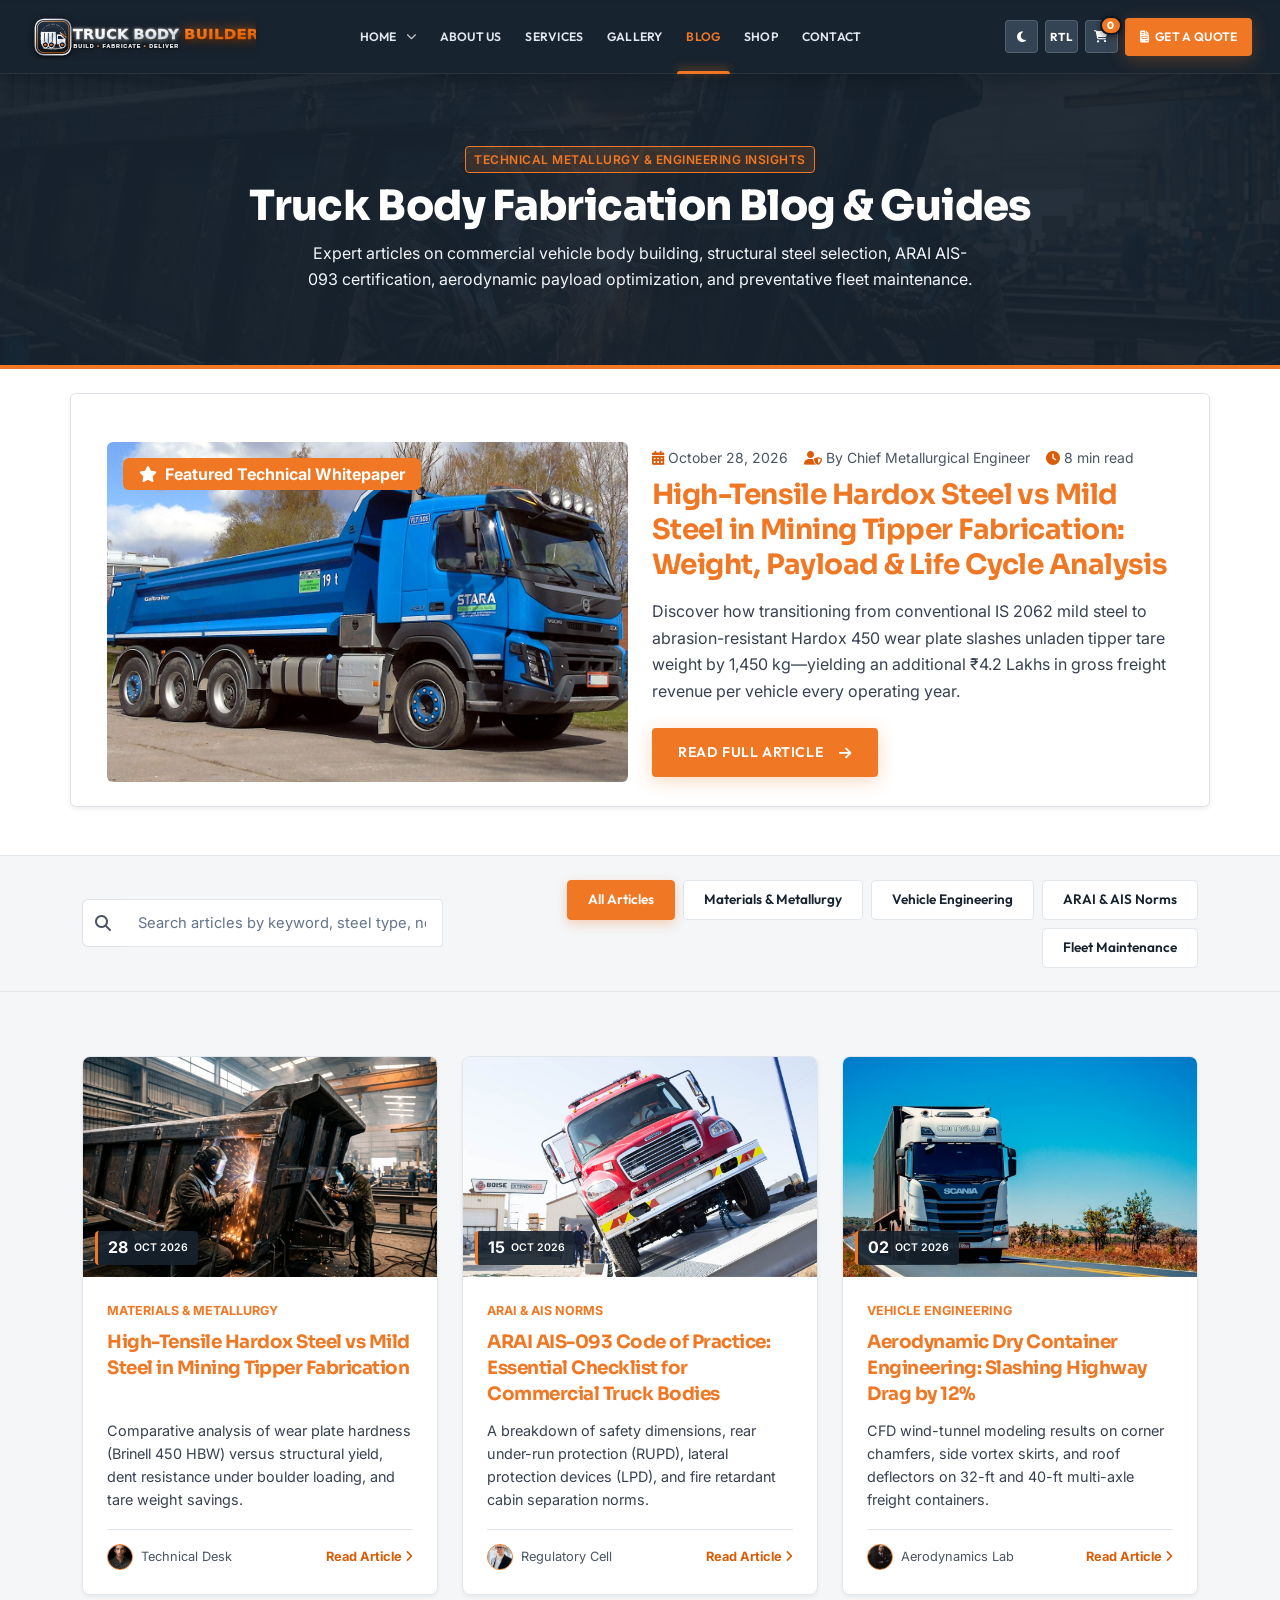
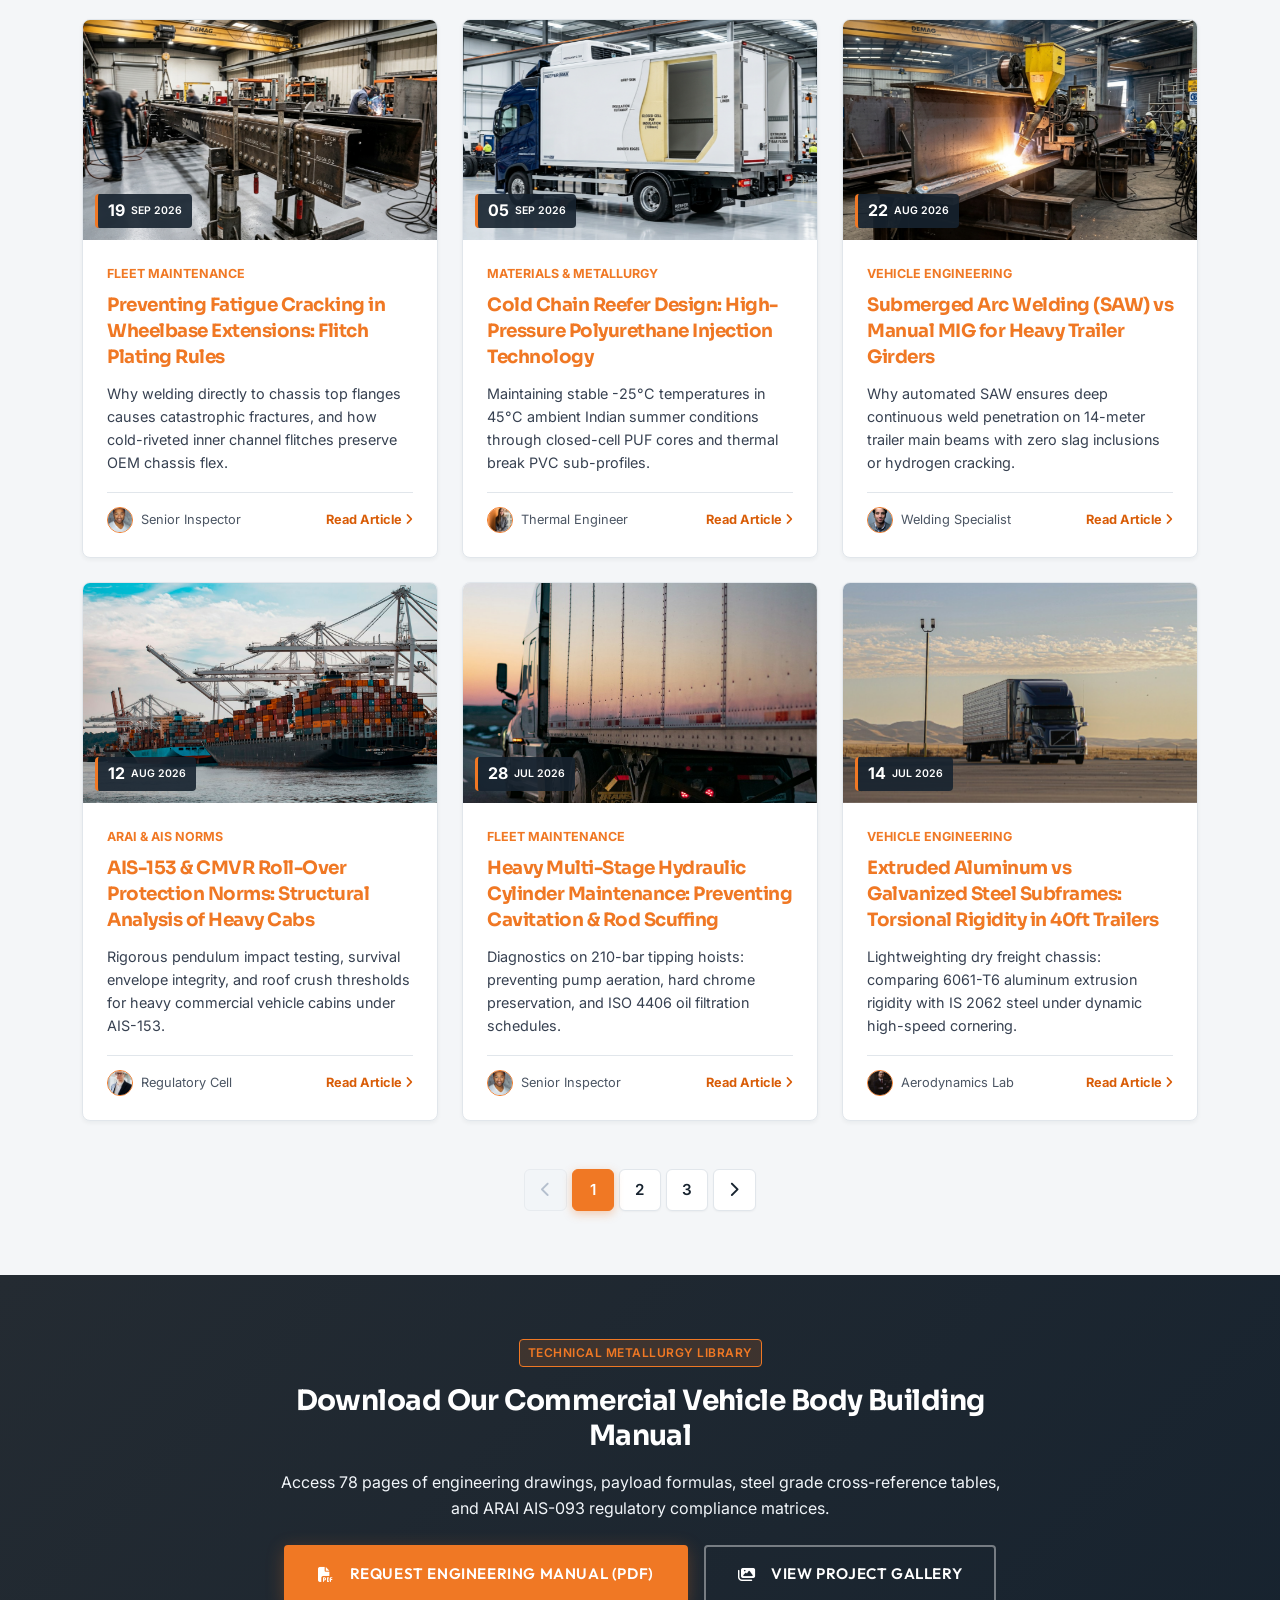
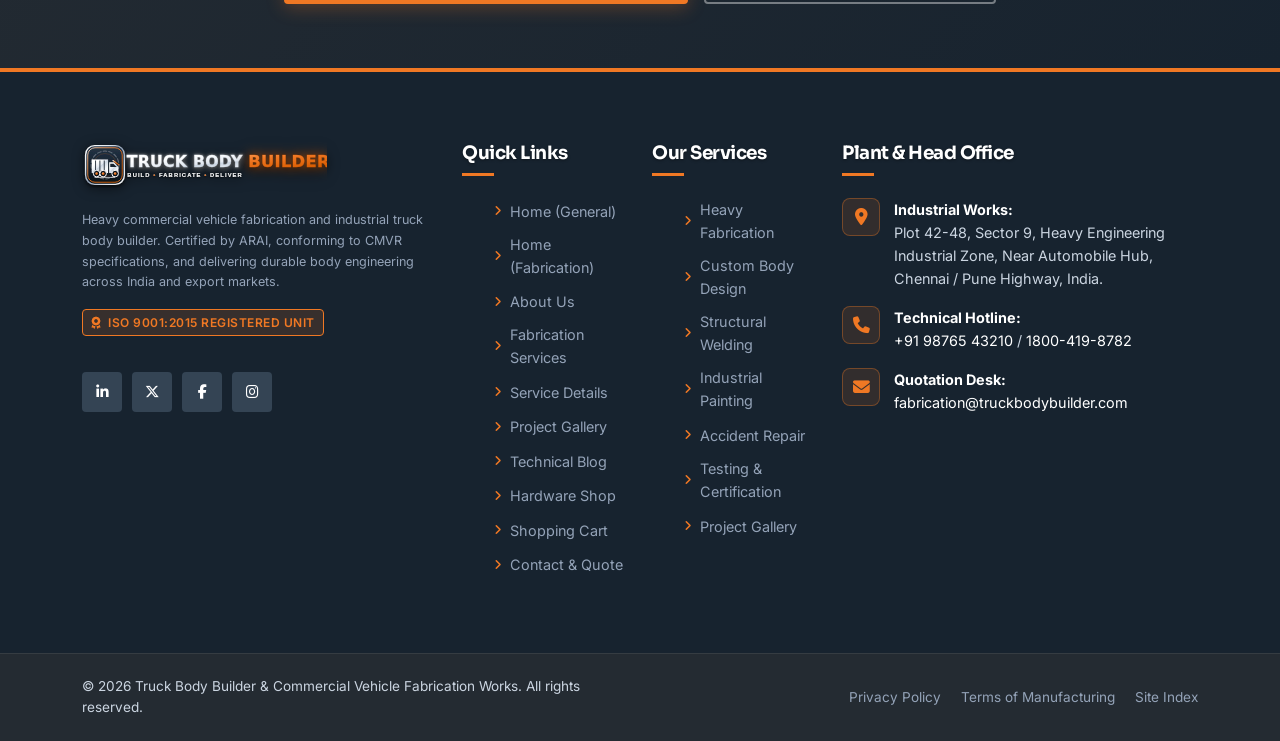
<file: blog.html>
<!DOCTYPE html>
<html lang="en">
<head>
  <meta charset="UTF-8">
  <meta name="viewport" content="width=device-width, initial-scale=1.0">
  <title>Technical Blog & Commercial Vehicle Insights | Truck Body Builder</title>
  <meta name="description" content="Technical engineering articles, AIS 093 compliance insights, metallurgy guides, and fleet payload optimization strategies from commercial vehicle body builders.">
  
  <!-- Favicon Suite -->
  <link rel="icon" type="image/svg+xml" href="assets/images/logo/favicon.svg">
  <link rel="icon" type="image/png" sizes="32x32" href="assets/images/logo/favicon-32x32.png">
  <link rel="icon" type="image/png" sizes="16x16" href="assets/images/logo/favicon-16x16.png">
  <link rel="apple-touch-icon" sizes="180x180" href="assets/images/logo/apple-touch-icon.png">
  <link rel="alternate icon" href="assets/images/logo/logo-compact.svg">

  <!-- Bootstrap 5 CSS -->
  <link href="https://cdn.jsdelivr.net/npm/bootstrap@5.3.3/dist/css/bootstrap.min.css" rel="stylesheet">
  <!-- Font Awesome 6 Icons -->
  <link rel="stylesheet" href="https://cdnjs.cloudflare.com/ajax/libs/font-awesome/6.5.1/css/all.min.css">
  
  <!-- Custom Stylesheets -->
  <link rel="stylesheet" href="assets/css/style.css">
  <link rel="stylesheet" href="assets/css/responsive.css">
  <link rel="stylesheet" href="assets/css/dark-mode.css">
  <link rel="stylesheet" href="assets/css/premium-motion.css">
</head>
<body>

  <!-- Main Navigation Header -->
  <header class="site-header" id="siteHeader">
    <nav class="navbar navbar-expand-lg navbar-dark">
      <div class="container navbar-container">
        <!-- Brand Logo (Left) -->
        <a class="navbar-brand navbar-brand-industrial" href="index.html" aria-label="Truck Body Builder Homepage">
          <div class="brand-logo-wrap">
            <img src="assets/images/logo/logo-main.svg" alt="Truck Body Builder - Commercial Vehicle Fabrication" class="brand-logo-main">
            <div class="brand-logo-sheen"></div>
          </div>
        </a>

        <!-- Mobile Controls (Dark/Light Mode, RTL & Hamburger) -->
        <div class="mobile-nav-controls d-lg-none">
          <button class="header-icon-btn theme-toggle-btn" type="button" title="Toggle Dark/Light Mode" aria-label="Toggle Theme">
            <i class="fas fa-moon"></i>
          </button>
          <button class="header-icon-btn rtl-toggle-btn" type="button" title="Toggle RTL/LTR" aria-label="Toggle RTL">
            <span class="rtl-text">RTL</span>
          </button>
          <!-- Cart Icon with Live Badge (Mobile) -->
          <a href="cart.html" class="header-icon-btn cart-icon-btn position-relative" title="View Shopping Cart" aria-label="Shopping Cart">
            <i class="fas fa-shopping-cart"></i>
            <span class="cart-count-badge badge bg-warning text-dark position-absolute top-0 start-100 translate-middle rounded-pill" style="display: none; font-size: 0.65rem; padding: 0.25em 0.5em;">0</span>
          </a>
          <button class="navbar-toggler" type="button" id="navbarDrawerToggler" aria-label="Toggle navigation drawer" aria-expanded="false" aria-controls="navbarDrawer">
            <span class="navbar-toggler-icon"></span>
          </button>
        </div>

        <!-- Navigation Drawer & Menu (Centered on Desktop, Slide-in Drawer on Mobile) -->
        <div class="navbar-drawer" id="navbarDrawer">
          <!-- Mobile Drawer Header -->
          <div class="drawer-header d-lg-none">
            <div class="drawer-brand">
              <a href="index.html" class="drawer-brand-link text-decoration-none" aria-label="Truck Body Builder Homepage">
                <img src="assets/images/logo/logo-main.svg" alt="Truck Body Builder" class="drawer-logo-img">
              </a>
            </div>
            <button type="button" class="drawer-close-btn" id="navbarDrawerClose" aria-label="Close navigation drawer">
              <i class="fas fa-times"></i>
            </button>
          </div>

          <!-- Centered Navigation Links on Desktop -->
          <ul class="navbar-nav mx-auto">
            <li class="nav-item dropdown">
              <a class="nav-link dropdown-toggle" href="#" role="button" data-bs-toggle="dropdown" aria-expanded="false">
                Home <i class="fas fa-chevron-down nav-chevron ms-1"></i>
              </a>
              <ul class="dropdown-menu dropdown-menu-industrial">
                <li><a class="dropdown-item" href="index.html"><i class="fas fa-truck-moving"></i> Commercial Vehicles</a></li>
                <li><a class="dropdown-item" href="home-2.html"><i class="fas fa-screwdriver-wrench"></i> Custom Fabrication</a></li>
              </ul>
            </li>
            <li class="nav-item">
              <a class="nav-link" href="about.html">About Us</a>
            </li>
            <li class="nav-item">
              <a class="nav-link" href="services.html">Services</a>
            </li>
            <li class="nav-item">
              <a class="nav-link" href="gallery.html">Gallery</a>
            </li>
            <li class="nav-item">
              <a class="nav-link active" href="blog.html">Blog</a>
            </li>
            <li class="nav-item">
              <a class="nav-link" href="shop.html">Shop</a>
            </li>
<li class="nav-item">
              <a class="nav-link" href="contact.html">Contact</a>
            </li>
          </ul>

          <!-- Desktop & Mobile Header Actions (Right) -->
          <div class="header-actions">
            <!-- Theme & RTL Toggles (Desktop only >=992px) -->
            <button class="header-icon-btn theme-toggle-btn d-none d-lg-inline-flex" type="button" title="Toggle Dark/Light Mode" aria-label="Toggle Theme">
              <i class="fas fa-moon"></i>
            </button>
            <button class="header-icon-btn rtl-toggle-btn d-none d-lg-inline-flex" type="button" title="Toggle RTL/LTR" aria-label="Toggle RTL">
              <span class="rtl-text">RTL</span>
            </button>

            <!-- CTA "Get a Quote" -->
            <!-- Cart Icon with Live Badge (Desktop) -->
            <a href="cart.html" class="header-icon-btn cart-icon-btn position-relative d-none d-lg-inline-flex" title="View Shopping Cart" aria-label="Shopping Cart">
              <i class="fas fa-shopping-cart"></i>
              <span class="cart-count-badge badge bg-warning text-dark position-absolute top-0 start-100 translate-middle rounded-pill" style="display: none; font-size: 0.65rem; padding: 0.25em 0.5em;">0</span>
            </a>
<a href="contact.html" class="btn btn-industrial nav-cta-btn">
              <i class="fas fa-file-invoice"></i> Get a Quote
            </a>
          </div>
        </div>
      </div>
    </nav>
  </header>

  <!-- Mobile Backdrop Overlay (<992px) -->
  <div class="drawer-backdrop" id="drawerBackdrop"></div>

  <main>
    <!-- BREADCRUMB HERO -->
    <section class="py-5 text-white" style="background: linear-gradient(rgba(23, 35, 47, 0.94), rgba(23, 35, 47, 0.94)), url('assets/images/blog/blog-1.jpg') center/cover no-repeat; border-bottom: 4px solid var(--industrial-orange);">
      <div class="container py-4 text-center">
        <span class="badge-certified mb-2 d-inline-block">Technical Metallurgy & Engineering Insights</span>
        <h1 class="display-5 fw-bold text-white mb-2" dir="auto">Truck Body Fabrication Blog & Guides</h1>
        <p class="text-light opacity-90 mx-auto mb-0" style="max-width: 680px;" dir="auto">
          Expert articles on commercial vehicle body building, structural steel selection, ARAI AIS-093 certification, aerodynamic payload optimization, and preventative fleet maintenance.
        </p>
      </div>
    </section>

    <!-- FEATURED ARTICLE HERO CARD -->
    <section class="py-5" style="background-color: var(--white); border-bottom: 1px solid var(--border-color);">
      <div class="container">
        <div class="row align-items-center g-4 p-4 rounded shadow-sm border" style="background-color: var(--card-bg);">
          <div class="col-lg-6">
            <div class="position-relative overflow-hidden rounded" style="height: 340px;">
              <img src="assets/images/blog/blog-featured.jpg" alt="Hardox vs Mild Steel Mining Tipper" class="w-100 h-100" style="object-fit: cover;">
              <span class="badge position-absolute top-0 start-0 m-3 px-3 py-2 fs-6" style="background-color: var(--industrial-orange); color: var(--white);">
                <i class="fas fa-star me-1"></i> Featured Technical Whitepaper
              </span>
            </div>
          </div>
          <div class="col-lg-6">
            <div class="d-flex align-items-center gap-3 mb-2 small text-muted">
              <span><i class="fas fa-calendar-alt text-orange" style="color: var(--industrial-orange);"></i> October 28, 2026</span>
              <span><i class="fas fa-user-shield text-orange" style="color: var(--industrial-orange);"></i> By Chief Metallurgical Engineer</span>
              <span><i class="fas fa-clock text-orange" style="color: var(--industrial-orange);"></i> 8 min read</span>
            </div>
            <h2 class="h3 fw-bold mb-3">
              <a href="blog-details.html?id=1" class="text-decoration-none">
                High-Tensile Hardox Steel vs Mild Steel in Mining Tipper Fabrication: Weight, Payload & Life Cycle Analysis
              </a>
            </h2>
            <p class="text-muted mb-4">
              Discover how transitioning from conventional IS 2062 mild steel to abrasion-resistant Hardox 450 wear plate slashes unladen tipper tare weight by 1,450 kg—yielding an additional ₹4.2 Lakhs in gross freight revenue per vehicle every operating year.
            </p>
            <a href="blog-details.html?id=1" class="btn btn-industrial">
              Read Full Article <i class="fas fa-arrow-right ms-2"></i>
            </a>
          </div>
        </div>
      </div>
    </section>

    <!-- SEARCH & FILTER TOOLBAR -->
    <section class="py-4" style="background-color: var(--light-bg); border-bottom: 1px solid var(--border-color);">
      <div class="container">
        <div class="row align-items-center g-3">
          <!-- Search Field -->
          <div class="col-md-5 col-lg-4">
            <div class="input-group">
              <span class="input-group-text bg-white border-end-0"><i class="fas fa-search text-muted"></i></span>
              <input type="text" id="blogSearchInput" class="form-control border-start-0" placeholder="Search articles by keyword, steel type, norms...">
            </div>
          </div>

          <!-- Category Filter Pills -->
          <div class="col-md-7 col-lg-8">
            <div class="d-flex flex-wrap gap-2 justify-content-md-end">
              <button class="filter-btn blog-cat-filter active" data-category="all">All Articles</button>
              <button class="filter-btn blog-cat-filter" data-category="materials">Materials & Metallurgy</button>
              <button class="filter-btn blog-cat-filter" data-category="engineering">Vehicle Engineering</button>
              <button class="filter-btn blog-cat-filter" data-category="regulations">ARAI & AIS Norms</button>
              <button class="filter-btn blog-cat-filter" data-category="maintenance">Fleet Maintenance</button>
            </div>
          </div>
        </div>
      </div>
    </section>

    <!-- BLOG ARTICLES LIST -->
    <section class="py-5" style="background-color: var(--light-bg); min-height: 500px;">
      <div class="container py-lg-3">
        
        <!-- Articles Grid -->
        <div class="row g-4" id="blogGrid">

          <!-- Article 1 -->
          <div class="col-md-6 col-lg-4 blog-article-card d-flex" data-category="materials">
            <article class="blog-card h-100 w-100 d-flex flex-column">
              <div class="blog-thumb-wrapper">
                <a href="blog-details.html?id=1"><img src="assets/images/blog/blog-1.jpg" alt="Hardox vs Mild Steel Mining Tipper" class="blog-thumb"></a>
                <div class="blog-date-badge">
                  <span class="d-block fw-bold fs-6">28</span>
                  <span class="small text-uppercase">Oct 2026</span>
                </div>
              </div>
              <div class="blog-body d-flex flex-column flex-grow-1">
                <span class="blog-category">Materials & Metallurgy</span>
                <h3 class="blog-title">
                  <a href="blog-details.html?id=1">High-Tensile Hardox Steel vs Mild Steel in Mining Tipper Fabrication</a>
                </h3>
                <p class="blog-excerpt">
                  Comparative analysis of wear plate hardness (Brinell 450 HBW) versus structural yield, dent resistance under boulder loading, and tare weight savings.
                </p>
                <div class="blog-meta-footer mt-auto pt-3">
                  <span class="d-inline-flex align-items-center"><img src="assets/images/about/author-natarajan.jpg" alt="Er. R. Natarajan" class="blog-author-avatar" loading="lazy"> Technical Desk</span>
                  <a href="blog-details.html?id=1" class="fw-bold text-orange">Read Article <i class="fas fa-angle-right"></i></a>
                </div>
              </div>
            </article>
          </div>

          <!-- Article 2 -->
          <div class="col-md-6 col-lg-4 blog-article-card d-flex" data-category="regulations">
            <article class="blog-card h-100 w-100 d-flex flex-column">
              <div class="blog-thumb-wrapper">
                <a href="blog-details.html?id=2"><img src="assets/images/blog/blog-2.jpg" alt="ARAI AIS 093 Commercial Compliance" class="blog-thumb"></a>
                <div class="blog-date-badge">
                  <span class="d-block fw-bold fs-6">15</span>
                  <span class="small text-uppercase">Oct 2026</span>
                </div>
              </div>
              <div class="blog-body d-flex flex-column flex-grow-1">
                <span class="blog-category">ARAI & AIS Norms</span>
                <h3 class="blog-title">
                  <a href="blog-details.html?id=2">ARAI AIS-093 Code of Practice: Essential Checklist for Commercial Truck Bodies</a>
                </h3>
                <p class="blog-excerpt">
                  A breakdown of safety dimensions, rear under-run protection (RUPD), lateral protection devices (LPD), and fire retardant cabin separation norms.
                </p>
                <div class="blog-meta-footer mt-auto pt-3">
                  <span class="d-inline-flex align-items-center"><img src="assets/images/about/author-vikram.jpg" alt="Er. S. Vikram" class="blog-author-avatar" loading="lazy"> Regulatory Cell</span>
                  <a href="blog-details.html?id=2" class="fw-bold text-orange">Read Article <i class="fas fa-angle-right"></i></a>
                </div>
              </div>
            </article>
          </div>

          <!-- Article 3 -->
          <div class="col-md-6 col-lg-4 blog-article-card d-flex" data-category="engineering">
            <article class="blog-card h-100 w-100 d-flex flex-column">
              <div class="blog-thumb-wrapper">
                <a href="blog-details.html?id=3"><img src="assets/images/blog/blog-3.jpg" alt="Aerodynamic Dry Freight Container Body" class="blog-thumb"></a>
                <div class="blog-date-badge">
                  <span class="d-block fw-bold fs-6">02</span>
                  <span class="small text-uppercase">Oct 2026</span>
                </div>
              </div>
              <div class="blog-body d-flex flex-column flex-grow-1">
                <span class="blog-category">Vehicle Engineering</span>
                <h3 class="blog-title">
                  <a href="blog-details.html?id=3">Aerodynamic Dry Container Engineering: Slashing Highway Drag by 12%</a>
                </h3>
                <p class="blog-excerpt">
                  CFD wind-tunnel modeling results on corner chamfers, side vortex skirts, and roof deflectors on 32-ft and 40-ft multi-axle freight containers.
                </p>
                <div class="blog-meta-footer mt-auto pt-3">
                  <span class="d-inline-flex align-items-center"><img src="assets/images/about/author-raman.jpg" alt="Dr. K. Raman" class="blog-author-avatar" loading="lazy"> Aerodynamics Lab</span>
                  <a href="blog-details.html?id=3" class="fw-bold text-orange">Read Article <i class="fas fa-angle-right"></i></a>
                </div>
              </div>
            </article>
          </div>

          <!-- Article 4 -->
          <div class="col-md-6 col-lg-4 blog-article-card d-flex" data-category="maintenance">
            <article class="blog-card h-100 w-100 d-flex flex-column">
              <div class="blog-thumb-wrapper">
                <a href="blog-details.html?id=4"><img src="assets/images/blog/blog-4.jpg?v=5" alt="Chassis Modification & Huck Bolting" class="blog-thumb"></a>
                <div class="blog-date-badge">
                  <span class="d-block fw-bold fs-6">19</span>
                  <span class="small text-uppercase">Sep 2026</span>
                </div>
              </div>
              <div class="blog-body d-flex flex-column flex-grow-1">
                <span class="blog-category">Fleet Maintenance</span>
                <h3 class="blog-title">
                  <a href="blog-details.html?id=4">Preventing Fatigue Cracking in Wheelbase Extensions: Flitch Plating Rules</a>
                </h3>
                <p class="blog-excerpt">
                  Why welding directly to chassis top flanges causes catastrophic fractures, and how cold-riveted inner channel flitches preserve OEM chassis flex.
                </p>
                <div class="blog-meta-footer mt-auto pt-3">
                  <span class="d-inline-flex align-items-center"><img src="assets/images/about/author-praveen.jpg" alt="Er. M. Praveen" class="blog-author-avatar" loading="lazy"> Senior Inspector</span>
                  <a href="blog-details.html?id=4" class="fw-bold text-orange">Read Article <i class="fas fa-angle-right"></i></a>
                </div>
              </div>
            </article>
          </div>

          <!-- Article 5 -->
          <div class="col-md-6 col-lg-4 blog-article-card d-flex" data-category="materials">
            <article class="blog-card h-100 w-100 d-flex flex-column">
              <div class="blog-thumb-wrapper">
                <a href="blog-details.html?id=5"><img src="assets/images/blog/blog-5.jpg?v=5" alt="Reefer Container Insulation" class="blog-thumb"></a>
                <div class="blog-date-badge">
                  <span class="d-block fw-bold fs-6">05</span>
                  <span class="small text-uppercase">Sep 2026</span>
                </div>
              </div>
              <div class="blog-body d-flex flex-column flex-grow-1">
                <span class="blog-category">Materials & Metallurgy</span>
                <h3 class="blog-title">
                  <a href="blog-details.html?id=5">Cold Chain Reefer Design: High-Pressure Polyurethane Injection Technology</a>
                </h3>
                <p class="blog-excerpt">
                  Maintaining stable -25&deg;C temperatures in 45&deg;C ambient Indian summer conditions through closed-cell PUF cores and thermal break PVC sub-profiles.
                </p>
                <div class="blog-meta-footer mt-auto pt-3">
                  <span class="d-inline-flex align-items-center"><img src="assets/images/about/author-anita.jpg" alt="Er. Anita George - Thermal Engineer" class="blog-author-avatar" loading="lazy"> Thermal Engineer</span>
                  <a href="blog-details.html?id=5" class="fw-bold text-orange">Read Article <i class="fas fa-angle-right"></i></a>
                </div>
              </div>
            </article>
          </div>

          <!-- Article 6 -->
          <div class="col-md-6 col-lg-4 blog-article-card d-flex" data-category="engineering">
            <article class="blog-card h-100 w-100 d-flex flex-column">
              <div class="blog-thumb-wrapper">
                <a href="blog-details.html?id=6"><img src="assets/images/blog/blog-6.jpg?v=5" alt="Submerged Arc Welding on Trailer" class="blog-thumb"></a>
                <div class="blog-date-badge">
                  <span class="d-block fw-bold fs-6">22</span>
                  <span class="small text-uppercase">Aug 2026</span>
                </div>
              </div>
              <div class="blog-body d-flex flex-column flex-grow-1">
                <span class="blog-category">Vehicle Engineering</span>
                <h3 class="blog-title">
                  <a href="blog-details.html?id=6">Submerged Arc Welding (SAW) vs Manual MIG for Heavy Trailer Girders</a>
                </h3>
                <p class="blog-excerpt">
                  Why automated SAW ensures deep continuous weld penetration on 14-meter trailer main beams with zero slag inclusions or hydrogen cracking.
                </p>
                <div class="blog-meta-footer mt-auto pt-3">
                  <span class="d-inline-flex align-items-center"><img src="assets/images/about/author-rajagopal.jpg" alt="Er. D. Rajagopal" class="blog-author-avatar" loading="lazy"> Welding Specialist</span>
                  <a href="blog-details.html?id=6" class="fw-bold text-orange">Read Article <i class="fas fa-angle-right"></i></a>
                </div>
              </div>
            </article>
          </div>

          <!-- Article 7 -->
          <div class="col-md-6 col-lg-4 blog-article-card d-flex" data-category="regulations">
            <article class="blog-card h-100 w-100 d-flex flex-column">
              <div class="blog-thumb-wrapper">
                <a href="blog-details.html?id=7"><img src="assets/images/blog/blog-7.jpg" alt="AIS-153 Roll-Over Protection Norms" class="blog-thumb"></a>
                <div class="blog-date-badge">
                  <span class="d-block fw-bold fs-6">12</span>
                  <span class="small text-uppercase">Aug 2026</span>
                </div>
              </div>
              <div class="blog-body d-flex flex-column flex-grow-1">
                <span class="blog-category">ARAI & AIS Norms</span>
                <h3 class="blog-title">
                  <a href="blog-details.html?id=7">AIS-153 & CMVR Roll-Over Protection Norms: Structural Analysis of Heavy Cabs</a>
                </h3>
                <p class="blog-excerpt">
                  Rigorous pendulum impact testing, survival envelope integrity, and roof crush thresholds for heavy commercial vehicle cabins under AIS-153.
                </p>
                <div class="blog-meta-footer mt-auto pt-3">
                  <span class="d-inline-flex align-items-center"><img src="assets/images/about/author-vikram.jpg" alt="Er. S. Vikram" class="blog-author-avatar" loading="lazy"> Regulatory Cell</span>
                  <a href="blog-details.html?id=7" class="fw-bold text-orange">Read Article <i class="fas fa-angle-right"></i></a>
                </div>
              </div>
            </article>
          </div>

          <!-- Article 8 -->
          <div class="col-md-6 col-lg-4 blog-article-card d-flex" data-category="maintenance">
            <article class="blog-card h-100 w-100 d-flex flex-column">
              <div class="blog-thumb-wrapper">
                <a href="blog-details.html?id=8"><img src="assets/images/blog/blog-8.jpg" alt="Hydraulic Cylinder Maintenance" class="blog-thumb"></a>
                <div class="blog-date-badge">
                  <span class="d-block fw-bold fs-6">28</span>
                  <span class="small text-uppercase">Jul 2026</span>
                </div>
              </div>
              <div class="blog-body d-flex flex-column flex-grow-1">
                <span class="blog-category">Fleet Maintenance</span>
                <h3 class="blog-title">
                  <a href="blog-details.html?id=8">Heavy Multi-Stage Hydraulic Cylinder Maintenance: Preventing Cavitation & Rod Scuffing</a>
                </h3>
                <p class="blog-excerpt">
                  Diagnostics on 210-bar tipping hoists: preventing pump aeration, hard chrome preservation, and ISO 4406 oil filtration schedules.
                </p>
                <div class="blog-meta-footer mt-auto pt-3">
                  <span class="d-inline-flex align-items-center"><img src="assets/images/about/author-praveen.jpg" alt="Er. M. Praveen" class="blog-author-avatar" loading="lazy"> Senior Inspector</span>
                  <a href="blog-details.html?id=8" class="fw-bold text-orange">Read Article <i class="fas fa-angle-right"></i></a>
                </div>
              </div>
            </article>
          </div>

          <!-- Article 9 -->
          <div class="col-md-6 col-lg-4 blog-article-card d-flex" data-category="engineering">
            <article class="blog-card h-100 w-100 d-flex flex-column">
              <div class="blog-thumb-wrapper">
                <a href="blog-details.html?id=9"><img src="assets/images/blog/blog-9.jpg" alt="Extruded Aluminum Subframes" class="blog-thumb"></a>
                <div class="blog-date-badge">
                  <span class="d-block fw-bold fs-6">14</span>
                  <span class="small text-uppercase">Jul 2026</span>
                </div>
              </div>
              <div class="blog-body d-flex flex-column flex-grow-1">
                <span class="blog-category">Vehicle Engineering</span>
                <h3 class="blog-title">
                  <a href="blog-details.html?id=9">Extruded Aluminum vs Galvanized Steel Subframes: Torsional Rigidity in 40ft Trailers</a>
                </h3>
                <p class="blog-excerpt">
                  Lightweighting dry freight chassis: comparing 6061-T6 aluminum extrusion rigidity with IS 2062 steel under dynamic high-speed cornering.
                </p>
                <div class="blog-meta-footer mt-auto pt-3">
                  <span class="d-inline-flex align-items-center"><img src="assets/images/about/author-raman.jpg" alt="Dr. K. Raman" class="blog-author-avatar" loading="lazy"> Aerodynamics Lab</span>
                  <a href="blog-details.html?id=9" class="fw-bold text-orange">Read Article <i class="fas fa-angle-right"></i></a>
                </div>
              </div>
            </article>
          </div>

        </div>

        <!-- No Results Fallback -->
        <div id="blogNoResults" class="text-center py-5" style="display: none;">
          <div class="p-5 bg-white rounded border shadow-sm mx-auto" style="max-width: 500px;">
            <i class="fas fa-search fa-3x text-muted mb-3"></i>
            <h4 class="h5 fw-bold mb-2">No Matching Technical Articles Found</h4>
            <p class="text-muted small mb-3">Try searching with broader terms such as "steel", "tipper", "container", or "welding".</p>
            <button class="btn btn-sm btn-industrial" onclick="document.getElementById('blogSearchInput').value=''; document.querySelector('.blog-cat-filter[data-category=\'all\']').click();">Reset Filters</button>
          </div>
        </div>

        <!-- Pagination -->
        <nav class="mt-5 d-flex justify-content-center" id="blogPaginationNav" aria-label="Blog Article Pagination">
          <ul class="pagination blog-pagination" id="blogPagination">
            <li class="page-item disabled"><a class="page-link" href="#" tabindex="-1" aria-label="Previous Page"><i class="fas fa-chevron-left"></i></a></li>
            <li class="page-item active" aria-current="page"><a class="page-link" href="#" data-page="1">1</a></li>
            <li class="page-item"><a class="page-link" href="#" data-page="2">2</a></li>
            <li class="page-item"><a class="page-link" href="#" data-page="3">3</a></li>
            <li class="page-item"><a class="page-link" href="#" aria-label="Next Page"><i class="fas fa-chevron-right"></i></a></li>
          </ul>
        </nav>

      </div>
    </section>

    <!-- NEWSLETTER / WHITEPAPER DOWNLOAD -->
    <section class="py-5" style="background: linear-gradient(135deg, var(--charcoal) 0%, var(--primary-steel) 100%); color: var(--white);">
      <div class="container py-lg-3 text-center">
        <div class="row justify-content-center">
          <div class="col-lg-8">
            <span class="badge-certified mb-3 d-inline-block">Technical Metallurgy Library</span>
            <h2 class="h3 fw-bold text-white mb-3">Download Our Commercial Vehicle Body Building Manual</h2>
            <p class="text-light opacity-90 mb-4" dir="auto">
              Access 78 pages of engineering drawings, payload formulas, steel grade cross-reference tables, and ARAI AIS-093 regulatory compliance matrices.
            </p>
            <div class="d-flex justify-content-center gap-3 flex-wrap">
              <a href="contact.html" class="btn btn-industrial btn-lg">
                <i class="fas fa-file-pdf me-2"></i> Request Engineering Manual (PDF)
              </a>
              <a href="gallery.html" class="btn btn-outline-light-industrial btn-lg">
                <i class="fas fa-images me-2"></i> View Project Gallery
              </a>
            </div>
          </div>
        </div>
      </div>
    </section>
  </main>

  <!-- INDUSTRIAL FOOTER -->
  <footer class="site-footer">
    <div class="container">
      <div class="row g-4">
        <div class="col-lg-4 col-md-6 footer-widget">
          <a href="index.html" class="footer-brand d-inline-block mb-3 text-decoration-none" title="Truck Body Builder - Back to Home">
            <div class="footer-logo-wrap">
              <img src="assets/images/logo/logo-main.svg" alt="Truck Body Builder - Heavy Commercial Vehicle Fabrication" class="footer-logo-img">
            </div>
          </a>
          <p class="text-muted small mb-3">
            Heavy commercial vehicle fabrication and industrial truck body builder. Certified by ARAI, conforming to CMVR specifications, and delivering durable body engineering across India and export markets.
          </p>
          <div class="badge-certified d-inline-block mb-3">
            <i class="fas fa-award me-1"></i> ISO 9001:2015 Registered Unit
          </div>
          <div class="social-links">
            <a href="https://linkedin.com" target="_blank" rel="noopener noreferrer" class="social-icon-btn" aria-label="LinkedIn"><i class="fab fa-linkedin-in"></i></a>
            <a href="https://twitter.com" target="_blank" rel="noopener noreferrer" class="social-icon-btn" aria-label="Twitter X"><i class="fab fa-x-twitter"></i></a>
            <a href="https://facebook.com" target="_blank" rel="noopener noreferrer" class="social-icon-btn" aria-label="Facebook"><i class="fab fa-facebook-f"></i></a>
            <a href="https://instagram.com" target="_blank" rel="noopener noreferrer" class="social-icon-btn" aria-label="Instagram"><i class="fab fa-instagram"></i></a>
          </div>
        </div>

        <!-- Col 2: Quick Links -->
        <div class="col-lg-2 col-md-6 footer-widget">
          <h5 class="text-white">Quick Links</h5>
          <ul class="footer-links">
            <li><a href="index.html"><i class="fas fa-angle-right"></i> Home (General)</a></li>
            <li><a href="home-2.html"><i class="fas fa-angle-right"></i> Home (Fabrication)</a></li>
            <li><a href="about.html"><i class="fas fa-angle-right"></i> About Us</a></li>
            <li><a href="services.html"><i class="fas fa-angle-right"></i> Fabrication Services</a></li>
            <li><a href="service-details.html"><i class="fas fa-angle-right"></i> Service Details</a></li>
            <li><a href="gallery.html"><i class="fas fa-angle-right"></i> Project Gallery</a></li>
            <li><a href="blog.html"><i class="fas fa-angle-right"></i> Technical Blog</a></li>
            <li><a href="shop.html"><i class="fas fa-angle-right"></i> Hardware Shop</a></li>
            <li><a href="cart.html"><i class="fas fa-angle-right"></i> Shopping Cart</a></li>
            <li><a href="contact.html"><i class="fas fa-angle-right"></i> Contact & Quote</a></li>
          </ul>
        </div>

        <!-- Col 3: Services & Capabilities -->
        <div class="col-lg-2 col-md-6 footer-widget">
          <h5 class="text-white">Our Services</h5>
          <ul class="footer-links">
            <li><a href="services.html"><i class="fas fa-angle-right"></i> Heavy Fabrication</a></li>
            <li><a href="services.html"><i class="fas fa-angle-right"></i> Custom Body Design</a></li>
            <li><a href="services.html"><i class="fas fa-angle-right"></i> Structural Welding</a></li>
            <li><a href="services.html"><i class="fas fa-angle-right"></i> Industrial Painting</a></li>
            <li><a href="services.html"><i class="fas fa-angle-right"></i> Accident Repair</a></li>
            <li><a href="service-details.html"><i class="fas fa-angle-right"></i> Testing & Certification</a></li>
            <li><a href="gallery.html"><i class="fas fa-angle-right"></i> Project Gallery</a></li>
          </ul>
        </div>

        <div class="col-lg-4 col-md-6 footer-widget">
          <h5 class="text-white">Plant & Head Office</h5>
          <div class="footer-contact-item">
            <a href="contact.html" class="footer-contact-icon text-decoration-none" title="View Plant & Head Office Location"><i class="fas fa-map-marker-alt"></i></a>
            <div>
              <strong>Industrial Works:</strong><br>
              Plot 42-48, Sector 9, Heavy Engineering Industrial Zone, Near Automobile Hub, Chennai / Pune Highway, India.
            </div>
          </div>
          <div class="footer-contact-item">
            <a href="tel:+919876543210" class="footer-contact-icon text-decoration-none" title="Call Technical Hotline"><i class="fas fa-phone"></i></a>
            <div>
              <strong>Technical Hotline:</strong><br>
              <a href="tel:+919876543210" class="text-white">+91 98765 43210</a> / <a href="tel:18004198782" class="text-white">1800-419-8782</a>
            </div>
          </div>
          <div class="footer-contact-item">
            <a href="mailto:fabrication@truckbodybuilder.com" class="footer-contact-icon text-decoration-none" title="Email Quotation Desk"><i class="fas fa-envelope"></i></a>
            <div>
              <strong>Quotation Desk:</strong><br>
              <a href="mailto:fabrication@truckbodybuilder.com" class="text-white">fabrication@truckbodybuilder.com</a>
            </div>
          </div>
        </div>
      </div>
    </div>

    <div class="footer-bottom">
      <div class="container">
        <div class="row align-items-center">
          <div class="col-md-6 text-center text-md-start mb-2 mb-md-0">
            &copy; 2026 Truck Body Builder & Commercial Vehicle Fabrication Works. All rights reserved.
          </div>
          <div class="col-md-6 text-center text-md-end">
            <div class="footer-bottom-links">
              <a href="privacy-policy.html">Privacy Policy</a>
              <a href="services.html">Terms of Manufacturing</a>
              <a href="services.html">Site Index</a>
            </div>
          </div>
        </div>
      </div>
    </div>
  </footer>

  <button id="backToTopBtn" class="back-to-top" title="Back to top" aria-label="Back to top">
    <i class="fas fa-chevron-up"></i>
  </button>

  <script src="https://cdn.jsdelivr.net/npm/bootstrap@5.3.3/dist/js/bootstrap.bundle.min.js"></script>
  <script src="assets/js/blog-data.js"></script>
  <script src="assets/js/theme.js"></script>
  <script src="assets/js/cart.js"></script>
  <script src="assets/js/gallery.js"></script>
  <script src="assets/js/main.js"></script>
  <script src="assets/js/premium-motion.js" defer></script>
</body>
</html>
</file>
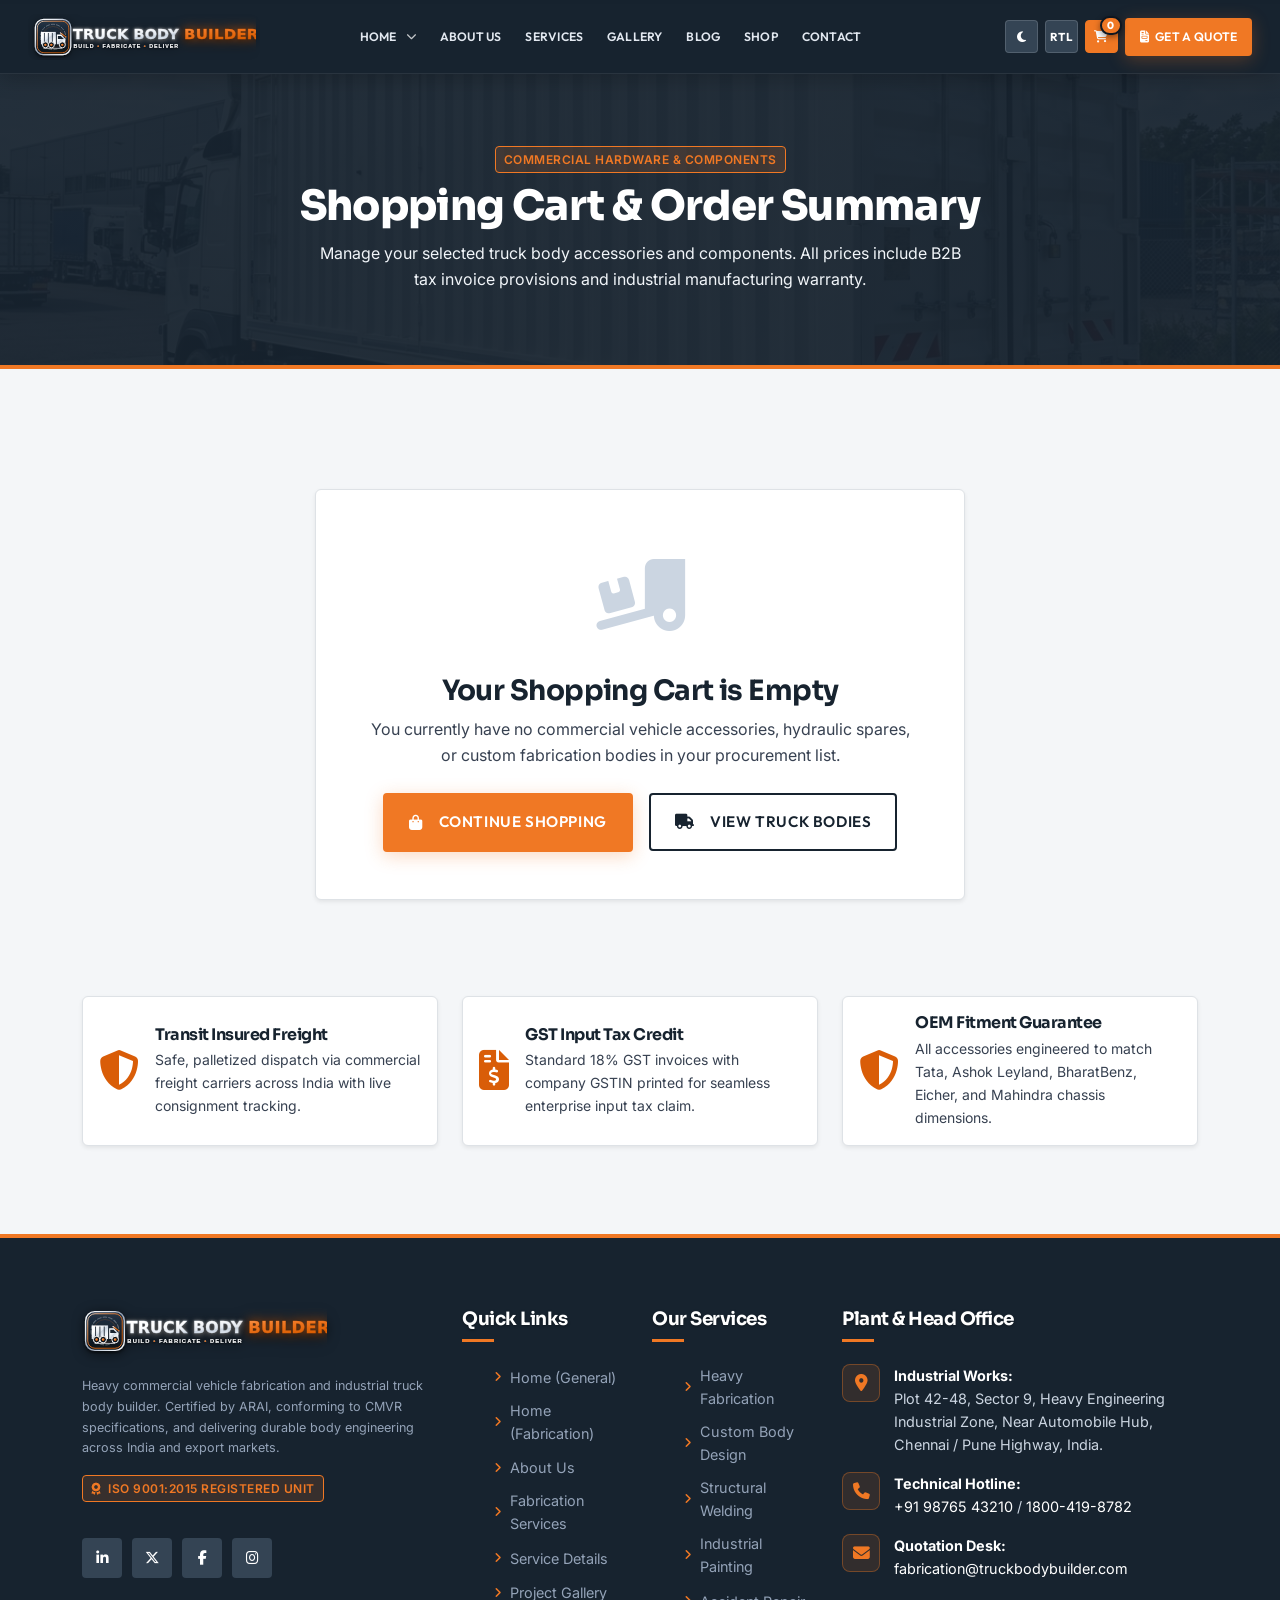
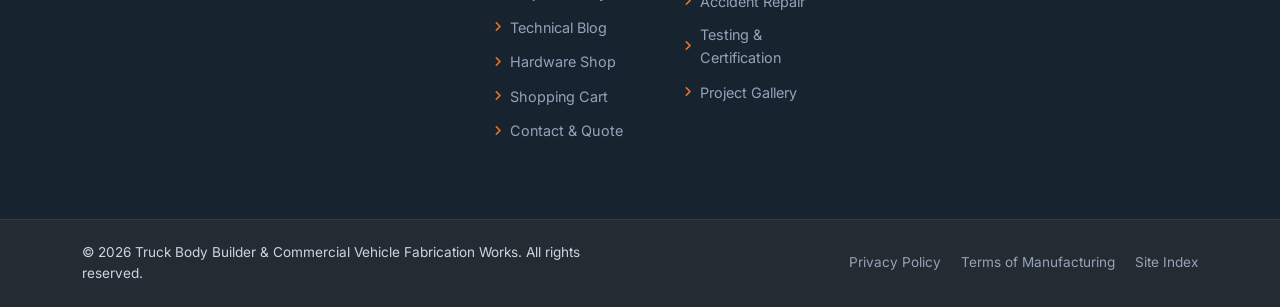
<file: cart.html>
﻿<!DOCTYPE html>
<html lang="en">
<head>
  <meta charset="UTF-8">
  <meta name="viewport" content="width=device-width, initial-scale=1.0">
  <title>Shopping Cart & Procurement | Truck Body Builder & Commercial Vehicle Fabrication</title>
  <meta name="description" content="Review your selected truck body accessories, commercial vehicle components, and heavy hardware. Manage quantities, review GST estimates, and proceed to order enquiry.">
  
  <!-- Favicon Suite -->
  <link rel="icon" type="image/svg+xml" href="assets/images/logo/favicon.svg">
  <link rel="icon" type="image/png" sizes="32x32" href="assets/images/logo/favicon-32x32.png">
  <link rel="icon" type="image/png" sizes="16x16" href="assets/images/logo/favicon-16x16.png">
  <link rel="apple-touch-icon" sizes="180x180" href="assets/images/logo/apple-touch-icon.png">
  <link rel="alternate icon" href="assets/images/logo/logo-compact.svg">

  <!-- Bootstrap 5 CSS -->
  <link href="https://cdn.jsdelivr.net/npm/bootstrap@5.3.3/dist/css/bootstrap.min.css" rel="stylesheet">
  <!-- Font Awesome 6 Icons -->
  <link rel="stylesheet" href="https://cdnjs.cloudflare.com/ajax/libs/font-awesome/6.5.1/css/all.min.css">
  
  <!-- Custom Stylesheets -->
  <link rel="stylesheet" href="assets/css/style.css">
  <link rel="stylesheet" href="assets/css/responsive.css">
  <link rel="stylesheet" href="assets/css/dark-mode.css">
  <link rel="stylesheet" href="assets/css/premium-motion.css">
</head>
<body>

  <!-- Main Navigation Header -->
  <header class="site-header" id="siteHeader">
    <nav class="navbar navbar-expand-lg navbar-dark">
      <div class="container navbar-container">
        <!-- Brand Logo (Left) -->
        <a class="navbar-brand navbar-brand-industrial" href="index.html" aria-label="Truck Body Builder Homepage">
          <div class="brand-logo-wrap">
            <img src="assets/images/logo/logo-main.svg" alt="Truck Body Builder - Commercial Vehicle Fabrication" class="brand-logo-main">
            <div class="brand-logo-sheen"></div>
          </div>
        </a>

        <!-- Mobile Controls (Dark/Light Mode, RTL & Hamburger) -->
        <div class="mobile-nav-controls d-lg-none">
          <button class="header-icon-btn theme-toggle-btn" type="button" title="Toggle Dark/Light Mode" aria-label="Toggle Theme">
            <i class="fas fa-moon"></i>
          </button>
          <button class="header-icon-btn rtl-toggle-btn" type="button" title="Toggle RTL/LTR" aria-label="Toggle RTL">
            <span class="rtl-text">RTL</span>
          </button>
          <!-- Cart Icon with Live Badge (Mobile) -->
          <a href="cart.html" class="header-icon-btn cart-icon-btn position-relative" title="View Shopping Cart" aria-label="Shopping Cart">
            <i class="fas fa-shopping-cart"></i>
            <span class="cart-count-badge badge bg-warning text-dark position-absolute top-0 start-100 translate-middle rounded-pill" style="display: none; font-size: 0.65rem; padding: 0.25em 0.5em;">0</span>
          </a>
          <button class="navbar-toggler" type="button" id="navbarDrawerToggler" aria-label="Toggle navigation drawer" aria-expanded="false" aria-controls="navbarDrawer">
            <span class="navbar-toggler-icon"></span>
          </button>
        </div>

        <!-- Navigation Drawer & Menu (Centered on Desktop, Slide-in Drawer on Mobile) -->
        <div class="navbar-drawer" id="navbarDrawer">
          <!-- Mobile Drawer Header -->
          <div class="drawer-header d-lg-none">
            <div class="drawer-brand">
              <a href="index.html" class="drawer-brand-link text-decoration-none" aria-label="Truck Body Builder Homepage">
                <img src="assets/images/logo/logo-main.svg" alt="Truck Body Builder" class="drawer-logo-img">
              </a>
            </div>
            <button type="button" class="drawer-close-btn" id="navbarDrawerClose" aria-label="Close navigation drawer">
              <i class="fas fa-times"></i>
            </button>
          </div>

          <!-- Centered Navigation Links on Desktop -->
          <ul class="navbar-nav mx-auto">
            <li class="nav-item dropdown">
              <a class="nav-link dropdown-toggle" href="#" role="button" data-bs-toggle="dropdown" aria-expanded="false">
                Home <i class="fas fa-chevron-down nav-chevron ms-1"></i>
              </a>
              <ul class="dropdown-menu dropdown-menu-industrial">
                <li><a class="dropdown-item" href="index.html"><i class="fas fa-truck-moving"></i> Commercial Vehicles</a></li>
                <li><a class="dropdown-item" href="home-2.html"><i class="fas fa-screwdriver-wrench"></i> Custom Fabrication</a></li>
              </ul>
            </li>
            <li class="nav-item">
              <a class="nav-link" href="about.html">About Us</a>
            </li>
            <li class="nav-item">
              <a class="nav-link" href="services.html">Services</a>
            </li>
            <li class="nav-item">
              <a class="nav-link" href="gallery.html">Gallery</a>
            </li>
            <li class="nav-item">
              <a class="nav-link" href="blog.html">Blog</a>
            </li>
            <li class="nav-item">
              <a class="nav-link" href="shop.html">Shop</a>
            </li>
<li class="nav-item">
              <a class="nav-link" href="contact.html">Contact</a>
            </li>
          </ul>

          <!-- Desktop & Mobile Header Actions (Right) -->
          <div class="header-actions">
            <!-- Theme & RTL Toggles (Desktop only >=992px) -->
            <button class="header-icon-btn theme-toggle-btn d-none d-lg-inline-flex" type="button" title="Toggle Dark/Light Mode" aria-label="Toggle Theme">
              <i class="fas fa-moon"></i>
            </button>
            <button class="header-icon-btn rtl-toggle-btn d-none d-lg-inline-flex" type="button" title="Toggle RTL/LTR" aria-label="Toggle RTL">
              <span class="rtl-text">RTL</span>
            </button>

            <!-- CTA "Get a Quote" -->
            <!-- Cart Icon with Live Badge (Desktop) -->
            <a href="cart.html" class="header-icon-btn cart-icon-btn position-relative d-none d-lg-inline-flex" title="View Shopping Cart" aria-label="Shopping Cart">
              <i class="fas fa-shopping-cart"></i>
              <span class="cart-count-badge badge bg-warning text-dark position-absolute top-0 start-100 translate-middle rounded-pill" style="display: none; font-size: 0.65rem; padding: 0.25em 0.5em;">0</span>
            </a>
<a href="contact.html" class="btn btn-industrial nav-cta-btn">
              <i class="fas fa-file-invoice"></i> Get a Quote
            </a>
          </div>
        </div>
      </div>
    </nav>
  </header>

  <!-- Mobile Backdrop Overlay (<992px) -->
  <div class="drawer-backdrop" id="drawerBackdrop"></div>

  <main>
    <!-- BREADCRUMB HERO -->
    <section class="py-5 text-white" style="background: linear-gradient(rgba(23, 35, 47, 0.94), rgba(23, 35, 47, 0.94)), url('assets/images/products/container-body.jpg?v=2') center/cover no-repeat; border-bottom: 4px solid var(--industrial-orange);">
      <div class="container py-4 text-center">
        <span class="badge-certified mb-2 d-inline-block">Commercial Hardware & Components</span>
        <h1 class="display-5 fw-bold text-white mb-2" dir="auto">Shopping Cart & Order Summary</h1>
        <p class="text-light opacity-90 mx-auto mb-0" style="max-width: 650px;" dir="auto">
          Manage your selected truck body accessories and components. All prices include B2B tax invoice provisions and industrial manufacturing warranty.
        </p>
      </div>
    </section>

    <!-- CART CONTENT SECTION -->
    <section class="py-5" style="background-color: var(--light-bg); min-height: 520px;">
      <div class="container py-lg-4">
        
        <!-- Live Cart Container - Rendered by cart.js -->
        <div class="row" id="cart-page-content">
          <!-- Loading placeholder before JS executes -->
          <div class="col-12 text-center py-5">
            <div class="spinner-border text-warning" role="status">
              <span class="visually-hidden">Loading Cart Items...</span>
            </div>
            <p class="mt-3 text-muted">Retrieving your commercial cart items...</p>
          </div>
        </div>

        <!-- B2B PROCUREMENT NOTICE -->
        <div class="row mt-5">
          <div class="col-md-4 mb-3">
            <div class="p-3 bg-white rounded border h-100 shadow-sm d-flex gap-3 align-items-center">
              <div class="fs-1 text-orange" style="color: var(--industrial-orange);"><i class="fas fa-shield-alt"></i></div>
              <div>
                <h6 class="fw-bold mb-1">Transit Insured Freight</h6>
                <p class="small text-muted mb-0">Safe, palletized dispatch via commercial freight carriers across India with live consignment tracking.</p>
              </div>
            </div>
          </div>
          <div class="col-md-4 mb-3">
            <div class="p-3 bg-white rounded border h-100 shadow-sm d-flex gap-3 align-items-center">
              <div class="fs-1 text-orange" style="color: var(--industrial-orange);"><i class="fas fa-file-invoice-dollar"></i></div>
              <div>
                <h6 class="fw-bold mb-1">GST Input Tax Credit</h6>
                <p class="small text-muted mb-0">Standard 18% GST invoices with company GSTIN printed for seamless enterprise input tax claim.</p>
              </div>
            </div>
          </div>
          <div class="col-md-4 mb-3">
            <div class="p-3 bg-white rounded border h-100 shadow-sm d-flex gap-3 align-items-center">
              <div class="fs-1 text-orange" style="color: var(--industrial-orange);"><i class="fas fa-shield-alt"></i></div>
              <div>
                <h6 class="fw-bold mb-1">OEM Fitment Guarantee</h6>
                <p class="small text-muted mb-0">All accessories engineered to match Tata, Ashok Leyland, BharatBenz, Eicher, and Mahindra chassis dimensions.</p>
              </div>
            </div>
          </div>
        </div>

      </div>
    </section>
  </main>

  <!-- INDUSTRIAL FOOTER -->
  <footer class="site-footer">
    <div class="container">
      <div class="row g-4">
        <div class="col-lg-4 col-md-6 footer-widget">
          <a href="index.html" class="footer-brand d-inline-block mb-3 text-decoration-none" title="Truck Body Builder - Back to Home">
            <div class="footer-logo-wrap">
              <img src="assets/images/logo/logo-main.svg" alt="Truck Body Builder - Heavy Commercial Vehicle Fabrication" class="footer-logo-img">
            </div>
          </a>
          <p class="text-muted small mb-3">
            Heavy commercial vehicle fabrication and industrial truck body builder. Certified by ARAI, conforming to CMVR specifications, and delivering durable body engineering across India and export markets.
          </p>
          <div class="badge-certified d-inline-block mb-3">
            <i class="fas fa-award me-1"></i> ISO 9001:2015 Registered Unit
          </div>
          <div class="social-links">
            <a href="https://linkedin.com" target="_blank" rel="noopener noreferrer" class="social-icon-btn" aria-label="LinkedIn"><i class="fab fa-linkedin-in"></i></a>
            <a href="https://twitter.com" target="_blank" rel="noopener noreferrer" class="social-icon-btn" aria-label="Twitter X"><i class="fab fa-x-twitter"></i></a>
            <a href="https://facebook.com" target="_blank" rel="noopener noreferrer" class="social-icon-btn" aria-label="Facebook"><i class="fab fa-facebook-f"></i></a>
            <a href="https://instagram.com" target="_blank" rel="noopener noreferrer" class="social-icon-btn" aria-label="Instagram"><i class="fab fa-instagram"></i></a>
          </div>
        </div>

        <!-- Col 2: Quick Links -->
        <div class="col-lg-2 col-md-6 footer-widget">
          <h5 class="text-white">Quick Links</h5>
          <ul class="footer-links">
            <li><a href="index.html"><i class="fas fa-angle-right"></i> Home (General)</a></li>
            <li><a href="home-2.html"><i class="fas fa-angle-right"></i> Home (Fabrication)</a></li>
            <li><a href="about.html"><i class="fas fa-angle-right"></i> About Us</a></li>
            <li><a href="services.html"><i class="fas fa-angle-right"></i> Fabrication Services</a></li>
            <li><a href="service-details.html"><i class="fas fa-angle-right"></i> Service Details</a></li>
            <li><a href="gallery.html"><i class="fas fa-angle-right"></i> Project Gallery</a></li>
            <li><a href="blog.html"><i class="fas fa-angle-right"></i> Technical Blog</a></li>
            <li><a href="shop.html"><i class="fas fa-angle-right"></i> Hardware Shop</a></li>
            <li><a href="cart.html"><i class="fas fa-angle-right"></i> Shopping Cart</a></li>
            <li><a href="contact.html"><i class="fas fa-angle-right"></i> Contact & Quote</a></li>
          </ul>
        </div>

        <!-- Col 3: Services & Capabilities -->
        <div class="col-lg-2 col-md-6 footer-widget">
          <h5 class="text-white">Our Services</h5>
          <ul class="footer-links">
            <li><a href="services.html"><i class="fas fa-angle-right"></i> Heavy Fabrication</a></li>
            <li><a href="services.html"><i class="fas fa-angle-right"></i> Custom Body Design</a></li>
            <li><a href="services.html"><i class="fas fa-angle-right"></i> Structural Welding</a></li>
            <li><a href="services.html"><i class="fas fa-angle-right"></i> Industrial Painting</a></li>
            <li><a href="services.html"><i class="fas fa-angle-right"></i> Accident Repair</a></li>
            <li><a href="service-details.html"><i class="fas fa-angle-right"></i> Testing & Certification</a></li>
            <li><a href="gallery.html"><i class="fas fa-angle-right"></i> Project Gallery</a></li>
          </ul>
        </div>

        <div class="col-lg-4 col-md-6 footer-widget">
          <h5 class="text-white">Plant & Head Office</h5>
          <div class="footer-contact-item">
            <a href="contact.html" class="footer-contact-icon text-decoration-none" title="View Plant & Head Office Location"><i class="fas fa-map-marker-alt"></i></a>
            <div>
              <strong>Industrial Works:</strong><br>
              Plot 42-48, Sector 9, Heavy Engineering Industrial Zone, Near Automobile Hub, Chennai / Pune Highway, India.
            </div>
          </div>
          <div class="footer-contact-item">
            <a href="tel:+919876543210" class="footer-contact-icon text-decoration-none" title="Call Technical Hotline"><i class="fas fa-phone"></i></a>
            <div>
              <strong>Technical Hotline:</strong><br>
              <a href="tel:+919876543210" class="text-white">+91 98765 43210</a> / <a href="tel:18004198782" class="text-white">1800-419-8782</a>
            </div>
          </div>
          <div class="footer-contact-item">
            <a href="mailto:fabrication@truckbodybuilder.com" class="footer-contact-icon text-decoration-none" title="Email Quotation Desk"><i class="fas fa-envelope"></i></a>
            <div>
              <strong>Quotation Desk:</strong><br>
              <a href="mailto:fabrication@truckbodybuilder.com" class="text-white">fabrication@truckbodybuilder.com</a>
            </div>
          </div>
        </div>
      </div>
    </div>

    <div class="footer-bottom">
      <div class="container">
        <div class="row align-items-center">
          <div class="col-md-6 text-center text-md-start mb-2 mb-md-0">
            &copy; 2026 Truck Body Builder & Commercial Vehicle Fabrication Works. All rights reserved.
          </div>
          <div class="col-md-6 text-center text-md-end">
            <div class="footer-bottom-links">
              <a href="privacy-policy.html">Privacy Policy</a>
              <a href="services.html">Terms of Manufacturing</a>
              <a href="services.html">Site Index</a>
            </div>
          </div>
        </div>
      </div>
    </div>
  </footer>

  <button id="backToTopBtn" class="back-to-top" title="Back to top" aria-label="Back to top">
    <i class="fas fa-chevron-up"></i>
  </button>

  <script src="https://cdn.jsdelivr.net/npm/bootstrap@5.3.3/dist/js/bootstrap.bundle.min.js"></script>
  <script src="assets/js/theme.js"></script>
  <script src="assets/js/cart.js"></script>
  <script src="assets/js/gallery.js"></script>
  <script src="assets/js/main.js"></script>
  <script src="assets/js/premium-motion.js" defer></script>
</body>
</html>
</file>
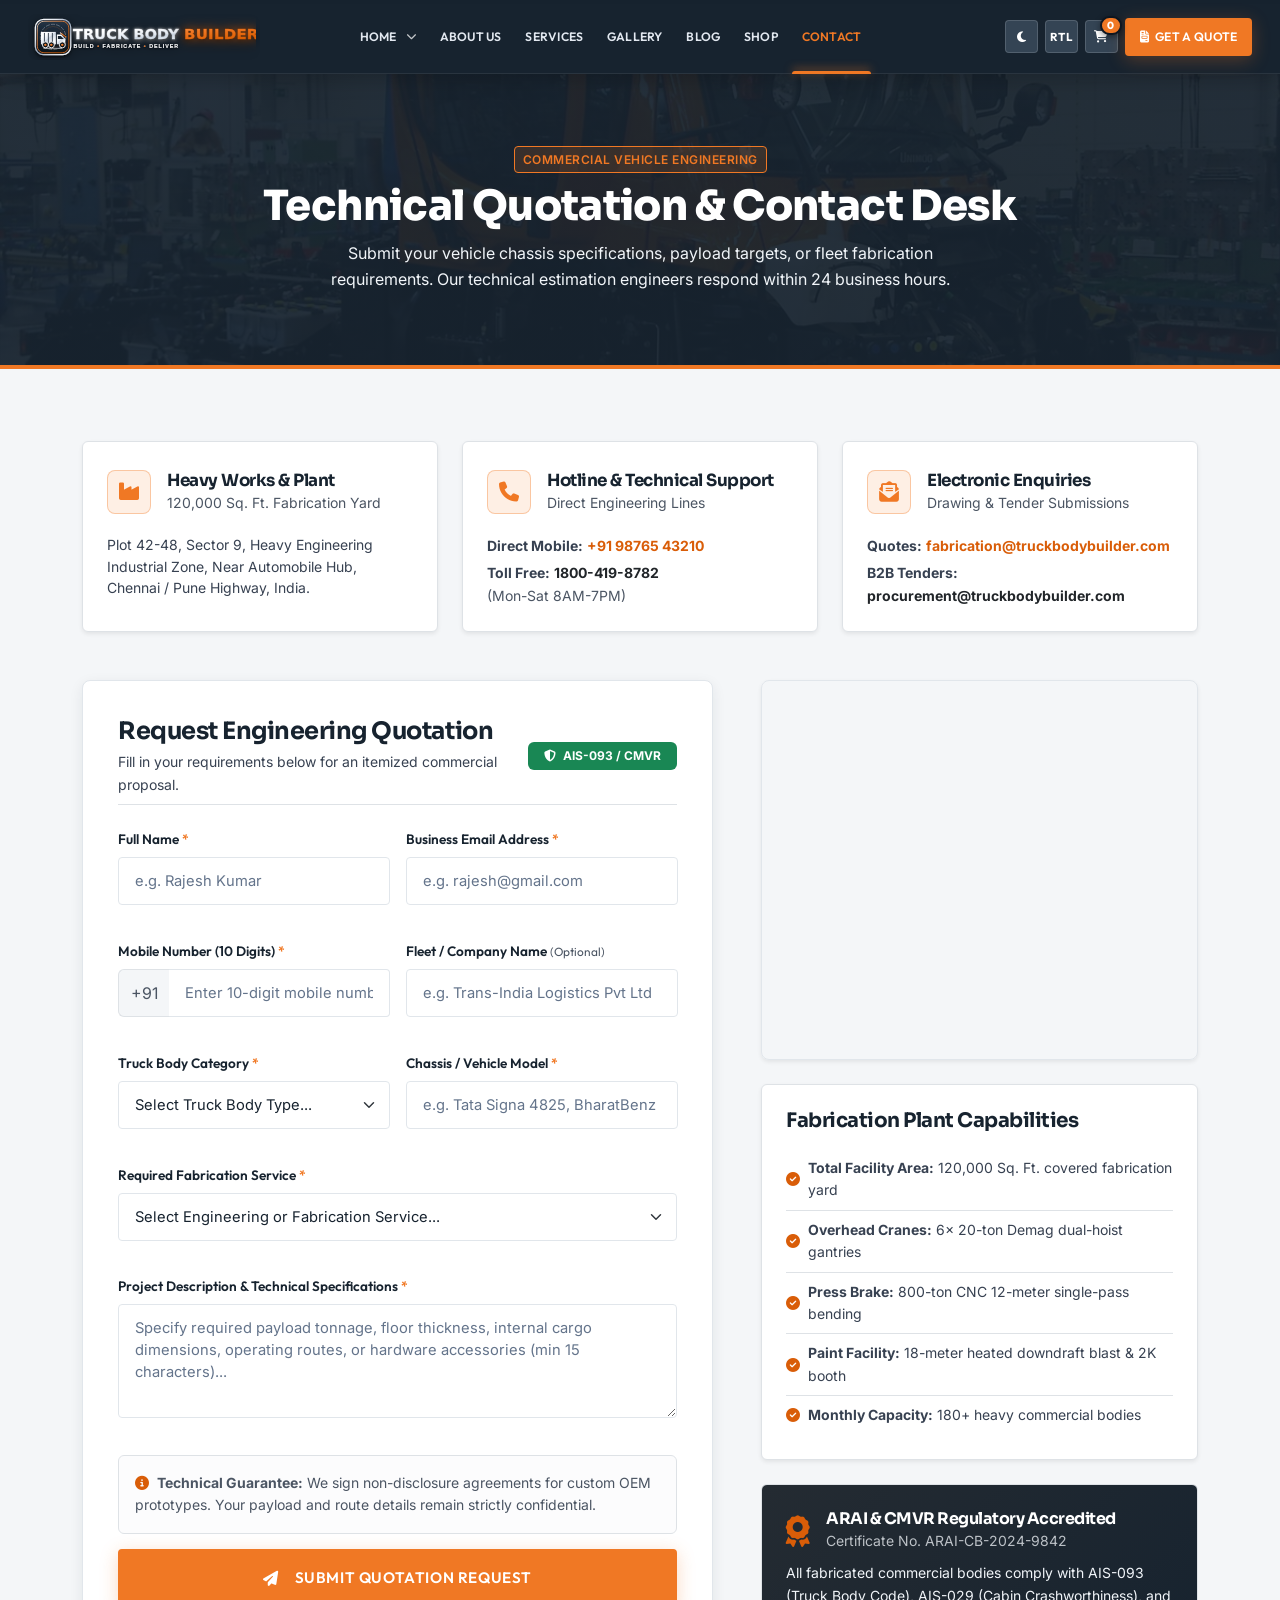
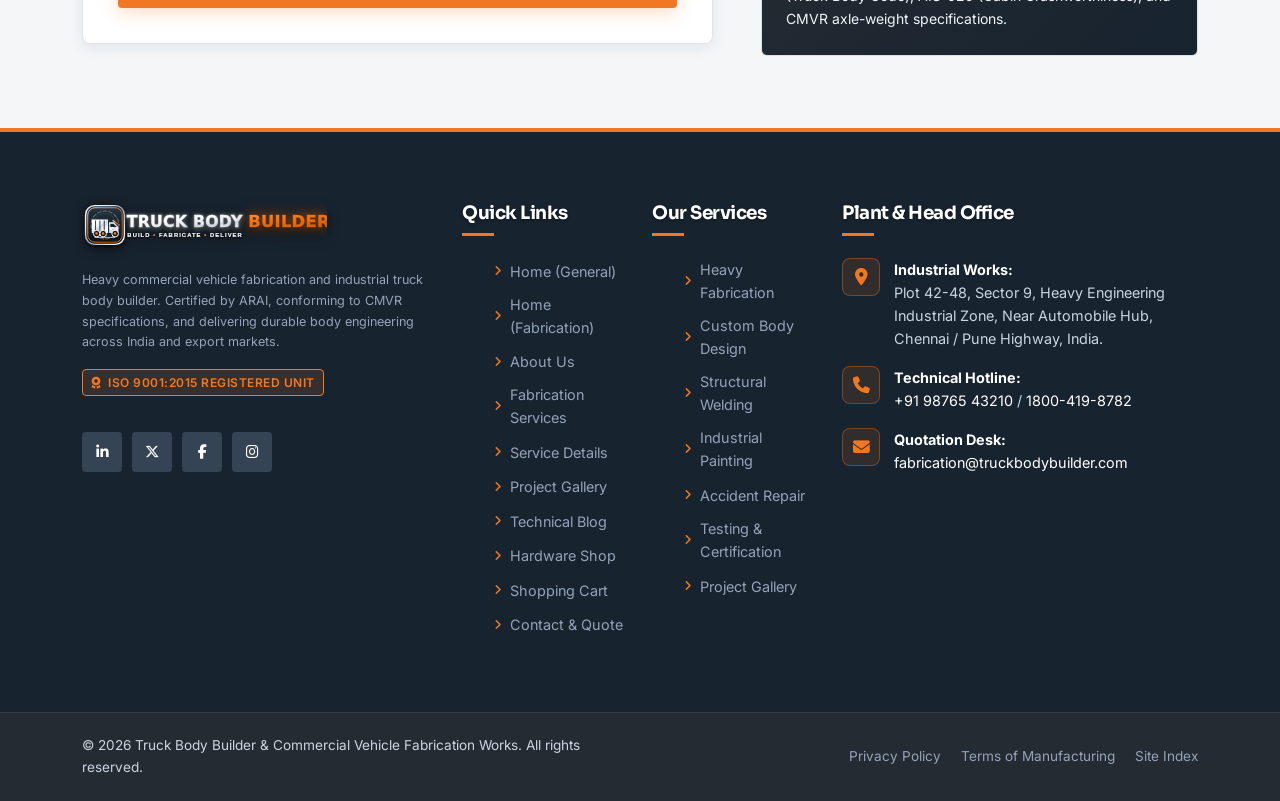
<file: contact.html>
<!DOCTYPE html>
<html lang="en">
<head>
  <meta charset="UTF-8">
  <meta name="viewport" content="width=device-width, initial-scale=1.0">
  <title>Contact & Commercial Quotation Desk | Truck Body Builder & Heavy Fabrication</title>
  <meta name="description" content="Request a technical manufacturing quotation for custom truck bodies, tippers, containers, trailers, and repairs. Connect directly with our chief fabrication engineers.">
  
  <!-- Favicon Suite -->
  <link rel="icon" type="image/svg+xml" href="assets/images/logo/favicon.svg">
  <link rel="icon" type="image/png" sizes="32x32" href="assets/images/logo/favicon-32x32.png">
  <link rel="icon" type="image/png" sizes="16x16" href="assets/images/logo/favicon-16x16.png">
  <link rel="apple-touch-icon" sizes="180x180" href="assets/images/logo/apple-touch-icon.png">
  <link rel="alternate icon" href="assets/images/logo/logo-compact.svg">

  <!-- Bootstrap 5 CSS -->
  <link href="https://cdn.jsdelivr.net/npm/bootstrap@5.3.3/dist/css/bootstrap.min.css" rel="stylesheet">
  <!-- Font Awesome 6 Icons -->
  <link rel="stylesheet" href="https://cdnjs.cloudflare.com/ajax/libs/font-awesome/6.5.1/css/all.min.css">
  
  <!-- Custom Stylesheets -->
  <link rel="stylesheet" href="assets/css/style.css">
  <link rel="stylesheet" href="assets/css/responsive.css">
  <link rel="stylesheet" href="assets/css/dark-mode.css">
  <link rel="stylesheet" href="assets/css/premium-motion.css">
</head>
<body>

  <!-- Main Navigation Header -->
  <header class="site-header" id="siteHeader">
    <nav class="navbar navbar-expand-lg navbar-dark">
      <div class="container navbar-container">
        <!-- Brand Logo (Left) -->
        <a class="navbar-brand navbar-brand-industrial" href="index.html" aria-label="Truck Body Builder Homepage">
          <div class="brand-logo-wrap">
            <img src="assets/images/logo/logo-main.svg" alt="Truck Body Builder - Commercial Vehicle Fabrication" class="brand-logo-main">
            <div class="brand-logo-sheen"></div>
          </div>
        </a>

        <!-- Mobile Controls (Dark/Light Mode, RTL & Hamburger) -->
        <div class="mobile-nav-controls d-lg-none">
          <button class="header-icon-btn theme-toggle-btn" type="button" title="Toggle Dark/Light Mode" aria-label="Toggle Theme">
            <i class="fas fa-moon"></i>
          </button>
          <button class="header-icon-btn rtl-toggle-btn" type="button" title="Toggle RTL/LTR" aria-label="Toggle RTL">
            <span class="rtl-text">RTL</span>
          </button>
          <!-- Cart Icon with Live Badge (Mobile) -->
          <a href="cart.html" class="header-icon-btn cart-icon-btn position-relative" title="View Shopping Cart" aria-label="Shopping Cart">
            <i class="fas fa-shopping-cart"></i>
            <span class="cart-count-badge badge bg-warning text-dark position-absolute top-0 start-100 translate-middle rounded-pill" style="display: none; font-size: 0.65rem; padding: 0.25em 0.5em;">0</span>
          </a>
          <button class="navbar-toggler" type="button" id="navbarDrawerToggler" aria-label="Toggle navigation drawer" aria-expanded="false" aria-controls="navbarDrawer">
            <span class="navbar-toggler-icon"></span>
          </button>
        </div>

        <!-- Navigation Drawer & Menu (Centered on Desktop, Slide-in Drawer on Mobile) -->
        <div class="navbar-drawer" id="navbarDrawer">
          <!-- Mobile Drawer Header -->
          <div class="drawer-header d-lg-none">
            <div class="drawer-brand">
              <a href="index.html" class="drawer-brand-link text-decoration-none" aria-label="Truck Body Builder Homepage">
                <img src="assets/images/logo/logo-main.svg" alt="Truck Body Builder" class="drawer-logo-img">
              </a>
            </div>
            <button type="button" class="drawer-close-btn" id="navbarDrawerClose" aria-label="Close navigation drawer">
              <i class="fas fa-times"></i>
            </button>
          </div>

          <!-- Centered Navigation Links on Desktop -->
          <ul class="navbar-nav mx-auto">
            <li class="nav-item dropdown">
              <a class="nav-link dropdown-toggle" href="#" role="button" data-bs-toggle="dropdown" aria-expanded="false">
                Home <i class="fas fa-chevron-down nav-chevron ms-1"></i>
              </a>
              <ul class="dropdown-menu dropdown-menu-industrial">
                <li><a class="dropdown-item" href="index.html"><i class="fas fa-truck-moving"></i> Commercial Vehicles</a></li>
                <li><a class="dropdown-item" href="home-2.html"><i class="fas fa-screwdriver-wrench"></i> Custom Fabrication</a></li>
              </ul>
            </li>
            <li class="nav-item">
              <a class="nav-link" href="about.html">About Us</a>
            </li>
            <li class="nav-item">
              <a class="nav-link" href="services.html">Services</a>
            </li>
            <li class="nav-item">
              <a class="nav-link" href="gallery.html">Gallery</a>
            </li>
            <li class="nav-item">
              <a class="nav-link" href="blog.html">Blog</a>
            </li>
            <li class="nav-item">
              <a class="nav-link" href="shop.html">Shop</a>
            </li>
            <li class="nav-item">
              <a class="nav-link active" href="contact.html">Contact</a>
            </li>
          </ul>

          <!-- Desktop & Mobile Header Actions (Right) -->
          <div class="header-actions">
            <!-- Theme & RTL Toggles (Desktop only >=992px) -->
            <button class="header-icon-btn theme-toggle-btn d-none d-lg-inline-flex" type="button" title="Toggle Dark/Light Mode" aria-label="Toggle Theme">
              <i class="fas fa-moon"></i>
            </button>
            <button class="header-icon-btn rtl-toggle-btn d-none d-lg-inline-flex" type="button" title="Toggle RTL/LTR" aria-label="Toggle RTL">
              <span class="rtl-text">RTL</span>
            </button>

            <!-- CTA "Get a Quote" -->
            <!-- Cart Icon with Live Badge (Desktop) -->
            <a href="cart.html" class="header-icon-btn cart-icon-btn position-relative d-none d-lg-inline-flex" title="View Shopping Cart" aria-label="Shopping Cart">
              <i class="fas fa-shopping-cart"></i>
              <span class="cart-count-badge badge bg-warning text-dark position-absolute top-0 start-100 translate-middle rounded-pill" style="display: none; font-size: 0.65rem; padding: 0.25em 0.5em;">0</span>
            </a>
<a href="contact.html" class="btn btn-industrial nav-cta-btn">
              <i class="fas fa-file-invoice"></i> Get a Quote
            </a>
          </div>
        </div>
      </div>
    </nav>
  </header>

  <!-- Mobile Backdrop Overlay (<992px) -->
  <div class="drawer-backdrop" id="drawerBackdrop"></div>

  <main>
    <!-- BREADCRUMB HERO -->
    <section class="py-5 text-white" style="background: linear-gradient(rgba(23, 35, 47, 0.94), rgba(23, 35, 47, 0.94)), url('assets/images/about/facility-1.jpg') center/cover no-repeat; border-bottom: 4px solid var(--industrial-orange);">
      <div class="container py-4 text-center">
        <span class="badge-certified mb-2 d-inline-block">Commercial Vehicle Engineering</span>
        <h1 class="display-5 fw-bold text-white mb-2" dir="auto">Technical Quotation & Contact Desk</h1>
        <p class="text-light opacity-90 mx-auto mb-0" style="max-width: 680px;" dir="auto">
          Submit your vehicle chassis specifications, payload targets, or fleet fabrication requirements. Our technical estimation engineers respond within 24 business hours.
        </p>
      </div>
    </section>

    <!-- CONTACT DETAILS & QUOTATION FORM -->
    <section class="py-5" style="background-color: var(--light-bg);">
      <div class="container py-lg-4">
        
        <!-- Contact Cards Row -->
        <div class="row g-4 mb-5">
          <div class="col-md-4">
            <div class="p-4 bg-white rounded border shadow-sm h-100 d-flex flex-column contact-info-card" style="background-color: var(--card-bg);">
              <div class="d-flex align-items-center gap-3 mb-3 contact-card-header">
                <div class="footer-contact-icon fs-5 flex-shrink-0" style="width: 44px; height: 44px;">
                  <i class="fas fa-industry"></i>
                </div>
                <div>
                  <h5 class="fw-bold mb-0 contact-card-title">Heavy Works & Plant</h5>
                  <small class="text-muted d-block">120,000 Sq. Ft. Fabrication Yard</small>
                </div>
              </div>
              <p class="text-muted small mb-0 contact-card-body flex-grow-1">
                Plot 42-48, Sector 9, Heavy Engineering Industrial Zone, Near Automobile Hub, Chennai / Pune Highway, India.
              </p>
            </div>
          </div>

          <div class="col-md-4">
            <div class="p-4 bg-white rounded border shadow-sm h-100 d-flex flex-column contact-info-card" style="background-color: var(--card-bg);">
              <div class="d-flex align-items-center gap-3 mb-3 contact-card-header">
                <div class="footer-contact-icon fs-5 flex-shrink-0" style="width: 44px; height: 44px;">
                  <i class="fas fa-phone"></i>
                </div>
                <div>
                  <h5 class="fw-bold mb-0 contact-card-title">Hotline & Technical Support</h5>
                  <small class="text-muted d-block">Direct Engineering Lines</small>
                </div>
              </div>
              <div class="contact-card-body flex-grow-1">
                <p class="text-muted small mb-1">
                  <strong>Direct Mobile:</strong> <a href="tel:+919876543210" class="fw-bold text-orange text-nowrap">+91 98765 43210</a>
                </p>
                <p class="text-muted small mb-0">
                  <strong>Toll Free:</strong> <a href="tel:18004198782" class="fw-bold text-body">1800-419-8782</a> <span class="d-inline-block text-muted">(Mon-Sat 8AM-7PM)</span>
                </p>
              </div>
            </div>
          </div>

          <div class="col-md-4">
            <div class="p-4 bg-white rounded border shadow-sm h-100 d-flex flex-column contact-info-card" style="background-color: var(--card-bg);">
              <div class="d-flex align-items-center gap-3 mb-3 contact-card-header">
                <div class="footer-contact-icon fs-5 flex-shrink-0" style="width: 44px; height: 44px;">
                  <i class="fas fa-envelope-open-text"></i>
                </div>
                <div>
                  <h5 class="fw-bold mb-0 contact-card-title">Electronic Enquiries</h5>
                  <small class="text-muted d-block">Drawing & Tender Submissions</small>
                </div>
              </div>
              <div class="contact-card-body flex-grow-1">
                <p class="text-muted small mb-1">
                  <strong>Quotes:</strong> <a href="mailto:fabrication@truckbodybuilder.com" class="fw-bold text-orange text-break">fabrication@truckbodybuilder.com</a>
                </p>
                <p class="text-muted small mb-0">
                  <strong>B2B Tenders:</strong> <a href="mailto:procurement@truckbodybuilder.com" class="fw-bold text-body text-break">procurement@truckbodybuilder.com</a>
                </p>
              </div>
            </div>
          </div>
        </div>

        <div class="row g-5">
          <!-- Left Column: Form (col-lg-7) -->
          <div class="col-lg-7">
            <div class="form-card">
              <div class="d-flex align-items-center justify-content-between mb-4 pb-2 border-bottom">
                <div>
                  <h3 class="h4 fw-bold mb-1">Request Engineering Quotation</h3>
                  <p class="small text-muted mb-0">Fill in your requirements below for an itemized commercial proposal.</p>
                </div>
                <div class="d-none d-sm-block text-end">
                  <span class="badge bg-success py-2 px-3"><i class="fas fa-shield-alt me-1"></i> AIS-093 / CMVR</span>
                </div>
              </div>

              <!-- Strictly Validated Quote Form -->
              <form id="truckQuoteForm" novalidate>
                
                <div class="row g-3">
                  <!-- Full Name -->
                  <div class="col-md-6">
                    <div class="form-group">
                      <label for="fullName" class="form-label">Full Name <span class="required">*</span></label>
                      <input type="text" class="form-control" id="fullName" name="fullName" autocomplete="name" placeholder="e.g. Rajesh Kumar" maxlength="60" required>
                      <div class="invalid-feedback">Please enter a valid name using letters only.</div>
                    </div>
                  </div>

                  <!-- Email Address -->
                  <div class="col-md-6">
                    <div class="form-group">
                      <label for="emailAddress" class="form-label">Business Email Address <span class="required">*</span></label>
                      <input type="email" class="form-control" id="emailAddress" name="emailAddress" autocomplete="email" placeholder="e.g. rajesh@gmail.com" maxlength="100" required>
                      <div class="invalid-feedback">Please enter a valid business email address.</div>
                    </div>
                  </div>

                  <!-- Mobile Number (10 Digits) -->
                  <div class="col-md-6">
                    <div class="form-group">
                      <label for="mobileNumber" class="form-label">Mobile Number (10 Digits) <span class="required">*</span></label>
                      <div class="input-group has-validation" id="mobileInputGroup">
                        <span class="input-group-text bg-light text-muted small border-end-0" id="countryCodePrefix" aria-label="Country Code">+91</span>
                        <input type="tel" class="form-control border-start-0" id="mobileNumber" name="mobile" autocomplete="tel" placeholder="Enter 10-digit mobile number" maxlength="10" inputmode="numeric" required>
                        <div class="invalid-feedback" id="mobileFeedback">Mobile number is required.</div>
                      </div>
                    </div>
                  </div>

                  <!-- Company Name -->
                  <div class="col-md-6">
                    <div class="form-group">
                      <label for="companyName" class="form-label">Fleet / Company Name <span class="text-muted small fw-normal">(Optional)</span></label>
                      <input type="text" class="form-control" id="companyName" name="companyName" placeholder="e.g. Trans-India Logistics Pvt Ltd" maxlength="100">
                      <div class="invalid-feedback">Please enter a valid company name (letters and numbers only).</div>
                    </div>
                  </div>

                  <!-- Truck Body Type Dropdown -->
                  <div class="col-md-6">
                    <div class="form-group">
                      <label for="truckBodyType" class="form-label">Truck Body Category <span class="required">*</span></label>
                      <select class="form-select" id="truckBodyType" name="truckBodyType" required>
                        <option value="" disabled selected>Select Truck Body Type...</option>
                        <option value="open_body">Open Truck Body (High-Side / Drop-Side)</option>
                        <option value="container_body">Closed Corrugated Freight Container Body</option>
                        <option value="tipper_body">Heavy Mining & Quarry Tipper Body</option>
                        <option value="trailer_body">Multi-Axle Semi-Trailer / Low-Bed Hauler</option>
                        <option value="tanker_body">Liquid / Chemical / Petroleum Tanker Body</option>
                        <option value="refrigerated_body">Insulated Cold Chain Reefer Body</option>
                        <option value="flatbed_body">Heavy Equipment Flatbed Body</option>
                        <option value="custom_body">Specialized Custom Fabricated Body</option>
                      </select>
                      <div class="invalid-feedback">Please select a truck body category.</div>
                    </div>
                  </div>

                  <!-- Vehicle Chassis Model -->
                  <div class="col-md-6">
                    <div class="form-group">
                      <label for="vehicleModel" class="form-label">Chassis / Vehicle Model <span class="required">*</span></label>
                      <input type="text" class="form-control" id="vehicleModel" name="vehicleModel" placeholder="e.g. Tata Signa 4825, BharatBenz 2823" maxlength="100" required>
                      <div class="invalid-feedback">Please enter the vehicle chassis model.</div>
                    </div>
                  </div>

                  <!-- Required Service Dropdown -->
                  <div class="col-12">
                    <div class="form-group">
                      <label for="requiredService" class="form-label">Required Fabrication Service <span class="required">*</span></label>
                      <select class="form-select" id="requiredService" name="requiredService" required>
                        <option value="" disabled selected>Select Engineering or Fabrication Service...</option>
                        <option value="new_body_fabrication">Complete New Truck Body Fabrication</option>
                        <option value="custom_cad_design">Custom 3D CAD Design & Stress Simulation</option>
                        <option value="chassis_extension">Wheelbase Modification & Chassis Extension</option>
                        <option value="accident_repair">Accident Straightening & Structural Rebuilding</option>
                        <option value="industrial_painting">Grit Blasting & 2K Polyurethane Painting</option>
                        <option value="accessory_order">Commercial Truck Accessories & Spare Parts</option>
                        <option value="fleet_contract">Multi-Unit Fleet Fabrication Contract</option>
                      </select>
                      <div class="invalid-feedback">Please select the required engineering or fabrication service.</div>
                    </div>
                  </div>

                  <!-- Project Description -->
                  <div class="col-12">
                    <div class="form-group">
                      <label for="projectDescription" class="form-label">Project Description & Technical Specifications <span class="required">*</span></label>
                      <textarea class="form-control" id="projectDescription" name="projectDescription" rows="4" maxlength="1000" placeholder="Specify required payload tonnage, floor thickness, internal cargo dimensions, operating routes, or hardware accessories (min 15 characters)..." required></textarea>
                      <div class="invalid-feedback">Please provide at least 15 characters describing payload capacity or dimensions.</div>
                    </div>
                  </div>

                  <!-- Form Notice -->
                  <div class="col-12">
                    <div class="alert alert-light border small text-muted mb-0">
                      <i class="fas fa-info-circle text-orange me-1" style="color: var(--industrial-orange);"></i>
                      <strong>Technical Guarantee:</strong> We sign non-disclosure agreements for custom OEM prototypes. Your payload and route details remain strictly confidential.
                    </div>
                  </div>

                  <!-- Submit Button -->
                  <div class="col-12 mt-3">
                    <button type="submit" class="btn btn-industrial btn-lg w-100">
                      <i class="fas fa-paper-plane me-2"></i> Submit Quotation Request
                    </button>
                  </div>

                </div>
              </form>
            </div>
          </div>

          <!-- Right Column: Map & Plant Info (col-lg-5) -->
          <div class="col-lg-5">
            
            <!-- Map Container -->
            <div class="map-container mb-4 shadow-sm">
              <iframe 
                src="https://www.google.com/maps/embed?pb=!1m18!1m12!1m3!1d124442.27987823908!2d79.9880196726207!3d12.982260656094463!2m3!1f0!2f0!3f0!3m2!1i1024!2i768!4f13.1!3m3!1m2!1s0x3a528cc248f76d49%3A0x64e62ff127623a3e!2sSriperumbudur%2C%20Tamil%20Nadu!5e0!3m2!1sen!2sin!4v1700000000000!5m2!1sen!2sin" 
                width="100%" 
                height="100%" 
                style="border:0;" 
                allowfullscreen="" 
                loading="lazy" 
                referrerpolicy="no-referrer-when-downgrade"
                title="Industrial Fabrication Facility Location">
              </iframe>
            </div>

            <!-- Factory Specifications Card -->
            <div class="p-4 bg-white rounded border shadow-sm mb-4" style="background-color: var(--card-bg);">
              <h5 class="fw-bold mb-3">Fabrication Plant Capabilities</h5>
              <ul class="list-unstyled mb-0 small">
                <li class="py-2 border-bottom d-flex align-items-center gap-2">
                  <i class="fas fa-check-circle text-orange" style="color: var(--industrial-orange);"></i>
                  <span><strong>Total Facility Area:</strong> 120,000 Sq. Ft. covered fabrication yard</span>
                </li>
                <li class="py-2 border-bottom d-flex align-items-center gap-2">
                  <i class="fas fa-check-circle text-orange" style="color: var(--industrial-orange);"></i>
                  <span><strong>Overhead Cranes:</strong> 6x 20-ton Demag dual-hoist gantries</span>
                </li>
                <li class="py-2 border-bottom d-flex align-items-center gap-2">
                  <i class="fas fa-check-circle text-orange" style="color: var(--industrial-orange);"></i>
                  <span><strong>Press Brake:</strong> 800-ton CNC 12-meter single-pass bending</span>
                </li>
                <li class="py-2 border-bottom d-flex align-items-center gap-2">
                  <i class="fas fa-check-circle text-orange" style="color: var(--industrial-orange);"></i>
                  <span><strong>Paint Facility:</strong> 18-meter heated downdraft blast & 2K booth</span>
                </li>
                <li class="py-2 d-flex align-items-center gap-2">
                  <i class="fas fa-check-circle text-orange" style="color: var(--industrial-orange);"></i>
                  <span><strong>Monthly Capacity:</strong> 180+ heavy commercial bodies</span>
                </li>
              </ul>
            </div>

            <!-- Quality Certification Banner -->
            <div class="p-4 rounded border text-white" style="background: linear-gradient(135deg, var(--charcoal) 0%, var(--primary-steel) 100%);">
              <div class="d-flex align-items-center gap-3 mb-2">
                <i class="fas fa-award fa-2x text-orange" style="color: var(--industrial-orange);"></i>
                <div>
                  <h6 class="fw-bold text-white mb-0">ARAI & CMVR Regulatory Accredited</h6>
                  <small class="text-light opacity-75">Certificate No. ARAI-CB-2024-9842</small>
                </div>
              </div>
              <p class="small text-light opacity-90 mb-0">
                All fabricated commercial bodies comply with AIS-093 (Truck Body Code), AIS-029 (Cabin Crashworthiness), and CMVR axle-weight specifications.
              </p>
            </div>

          </div>
        </div>

      </div>
    </section>
  </main>

  <!-- INDUSTRIAL FOOTER -->
  <footer class="site-footer">
    <div class="container">
      <div class="row g-4">
        <div class="col-lg-4 col-md-6 footer-widget">
          <a href="index.html" class="footer-brand d-inline-block mb-3 text-decoration-none" title="Truck Body Builder - Back to Home">
            <div class="footer-logo-wrap">
              <img src="assets/images/logo/logo-main.svg" alt="Truck Body Builder - Heavy Commercial Vehicle Fabrication" class="footer-logo-img">
            </div>
          </a>
          <p class="text-muted small mb-3">
            Heavy commercial vehicle fabrication and industrial truck body builder. Certified by ARAI, conforming to CMVR specifications, and delivering durable body engineering across India and export markets.
          </p>
          <div class="badge-certified d-inline-block mb-3">
            <i class="fas fa-award me-1"></i> ISO 9001:2015 Registered Unit
          </div>
          <div class="social-links">
            <a href="https://linkedin.com" target="_blank" rel="noopener noreferrer" class="social-icon-btn" aria-label="LinkedIn"><i class="fab fa-linkedin-in"></i></a>
            <a href="https://twitter.com" target="_blank" rel="noopener noreferrer" class="social-icon-btn" aria-label="Twitter X"><i class="fab fa-x-twitter"></i></a>
            <a href="https://facebook.com" target="_blank" rel="noopener noreferrer" class="social-icon-btn" aria-label="Facebook"><i class="fab fa-facebook-f"></i></a>
            <a href="https://instagram.com" target="_blank" rel="noopener noreferrer" class="social-icon-btn" aria-label="Instagram"><i class="fab fa-instagram"></i></a>
          </div>
        </div>

        <!-- Col 2: Quick Links -->
        <div class="col-lg-2 col-md-6 footer-widget">
          <h5 class="text-white">Quick Links</h5>
          <ul class="footer-links">
            <li><a href="index.html"><i class="fas fa-angle-right"></i> Home (General)</a></li>
            <li><a href="home-2.html"><i class="fas fa-angle-right"></i> Home (Fabrication)</a></li>
            <li><a href="about.html"><i class="fas fa-angle-right"></i> About Us</a></li>
            <li><a href="services.html"><i class="fas fa-angle-right"></i> Fabrication Services</a></li>
            <li><a href="service-details.html"><i class="fas fa-angle-right"></i> Service Details</a></li>
            <li><a href="gallery.html"><i class="fas fa-angle-right"></i> Project Gallery</a></li>
            <li><a href="blog.html"><i class="fas fa-angle-right"></i> Technical Blog</a></li>
            <li><a href="shop.html"><i class="fas fa-angle-right"></i> Hardware Shop</a></li>
            <li><a href="cart.html"><i class="fas fa-angle-right"></i> Shopping Cart</a></li>
            <li><a href="contact.html"><i class="fas fa-angle-right"></i> Contact & Quote</a></li>
          </ul>
        </div>

        <!-- Col 3: Services & Capabilities -->
        <div class="col-lg-2 col-md-6 footer-widget">
          <h5 class="text-white">Our Services</h5>
          <ul class="footer-links">
            <li><a href="services.html"><i class="fas fa-angle-right"></i> Heavy Fabrication</a></li>
            <li><a href="services.html"><i class="fas fa-angle-right"></i> Custom Body Design</a></li>
            <li><a href="services.html"><i class="fas fa-angle-right"></i> Structural Welding</a></li>
            <li><a href="services.html"><i class="fas fa-angle-right"></i> Industrial Painting</a></li>
            <li><a href="services.html"><i class="fas fa-angle-right"></i> Accident Repair</a></li>
            <li><a href="service-details.html"><i class="fas fa-angle-right"></i> Testing & Certification</a></li>
            <li><a href="gallery.html"><i class="fas fa-angle-right"></i> Project Gallery</a></li>
          </ul>
        </div>

        <div class="col-lg-4 col-md-6 footer-widget">
          <h5 class="text-white">Plant & Head Office</h5>
          <div class="footer-contact-item">
            <a href="contact.html" class="footer-contact-icon text-decoration-none" title="View Plant & Head Office Location"><i class="fas fa-map-marker-alt"></i></a>
            <div>
              <strong>Industrial Works:</strong><br>
              Plot 42-48, Sector 9, Heavy Engineering Industrial Zone, Near Automobile Hub, Chennai / Pune Highway, India.
            </div>
          </div>
          <div class="footer-contact-item">
            <a href="tel:+919876543210" class="footer-contact-icon text-decoration-none" title="Call Technical Hotline"><i class="fas fa-phone"></i></a>
            <div>
              <strong>Technical Hotline:</strong><br>
              <a href="tel:+919876543210" class="text-white">+91 98765 43210</a> / <a href="tel:18004198782" class="text-white">1800-419-8782</a>
            </div>
          </div>
          <div class="footer-contact-item">
            <a href="mailto:fabrication@truckbodybuilder.com" class="footer-contact-icon text-decoration-none" title="Email Quotation Desk"><i class="fas fa-envelope"></i></a>
            <div>
              <strong>Quotation Desk:</strong><br>
              <a href="mailto:fabrication@truckbodybuilder.com" class="text-white">fabrication@truckbodybuilder.com</a>
            </div>
          </div>
        </div>
      </div>
    </div>

    <div class="footer-bottom">
      <div class="container">
        <div class="row align-items-center">
          <div class="col-md-6 text-center text-md-start mb-2 mb-md-0">
            &copy; 2026 Truck Body Builder & Commercial Vehicle Fabrication Works. All rights reserved.
          </div>
          <div class="col-md-6 text-center text-md-end">
            <div class="footer-bottom-links">
              <a href="privacy-policy.html">Privacy Policy</a>
              <a href="services.html">Terms of Manufacturing</a>
              <a href="services.html">Site Index</a>
            </div>
          </div>
        </div>
      </div>
    </div>
  </footer>

  <button id="backToTopBtn" class="back-to-top" title="Back to top" aria-label="Back to top">
    <i class="fas fa-chevron-up"></i>
  </button>

  <script src="https://cdn.jsdelivr.net/npm/bootstrap@5.3.3/dist/js/bootstrap.bundle.min.js"></script>
  <script src="assets/js/theme.js"></script>
  <script src="assets/js/cart.js"></script>
  <script src="assets/js/gallery.js"></script>
  <script src="assets/js/validation.js"></script>
  <script src="assets/js/main.js"></script>
  <script src="assets/js/premium-motion.js" defer></script>
</body>
</html>
</file>
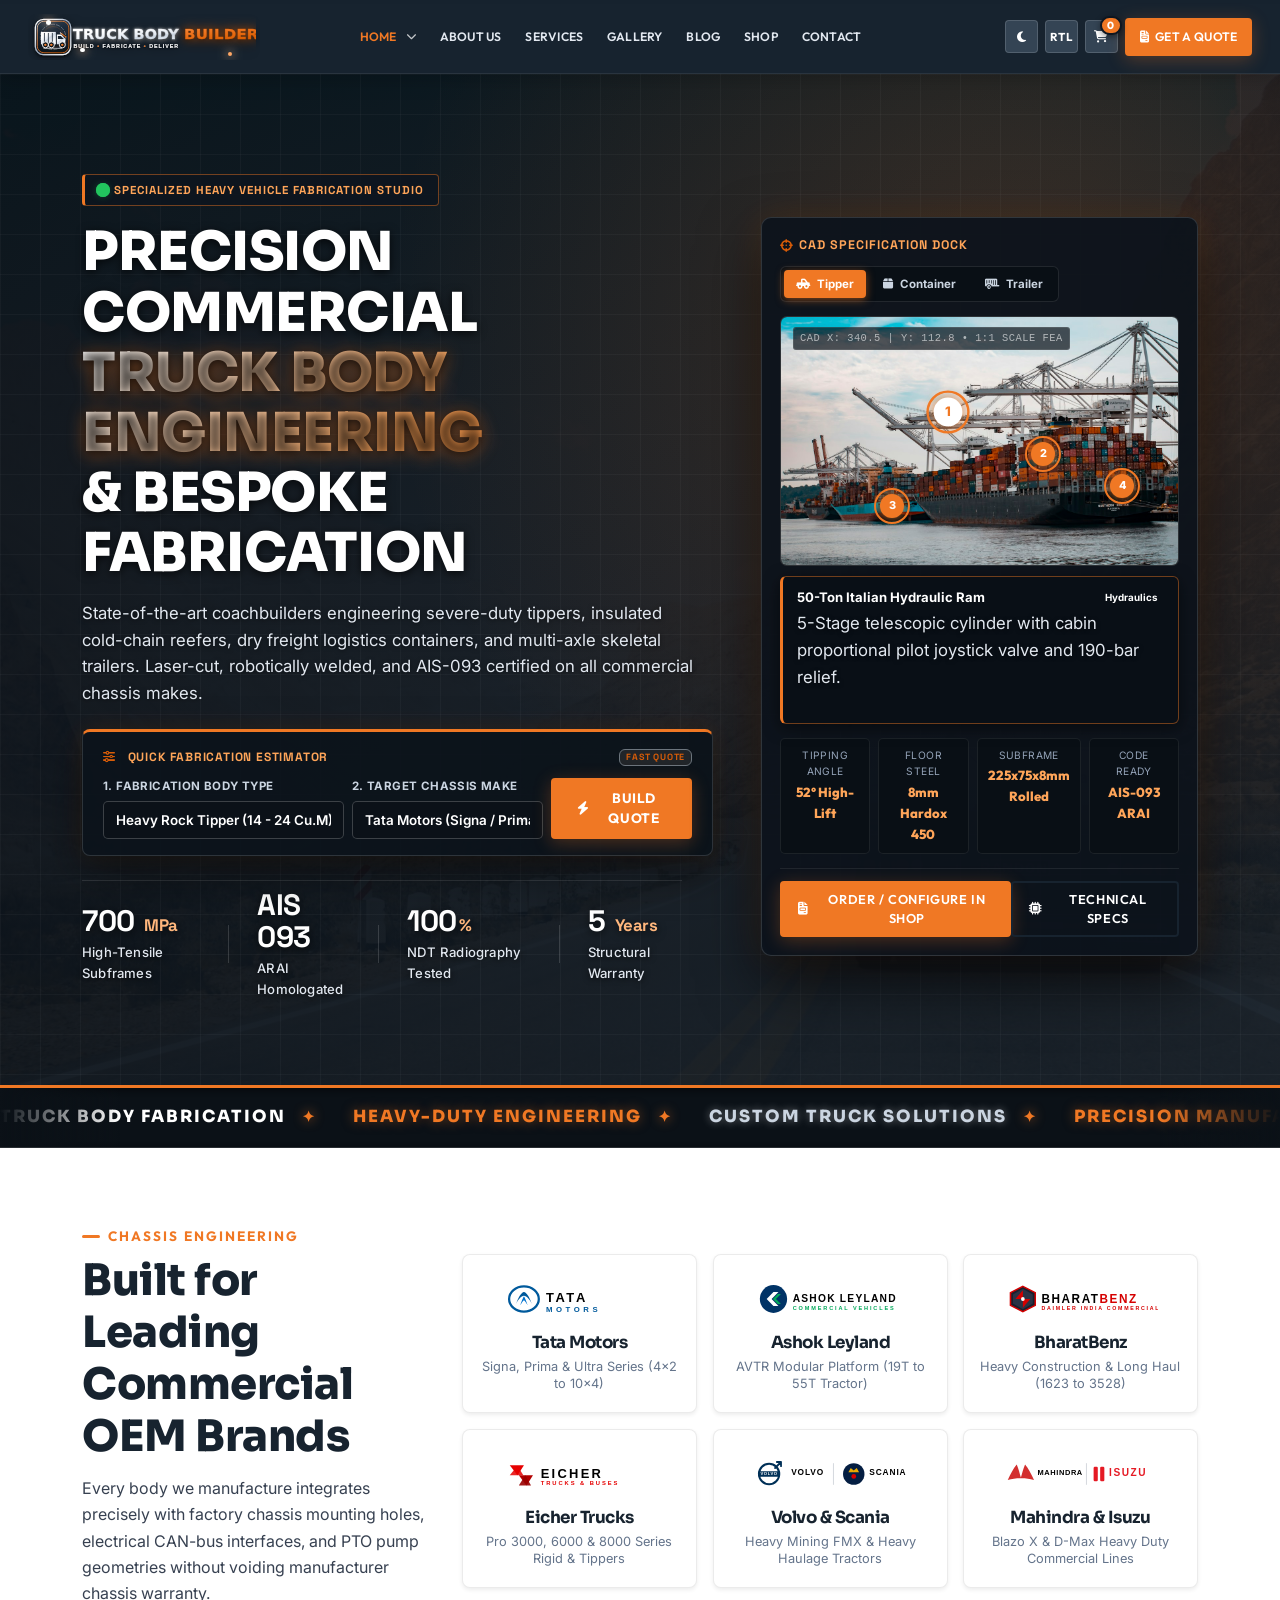
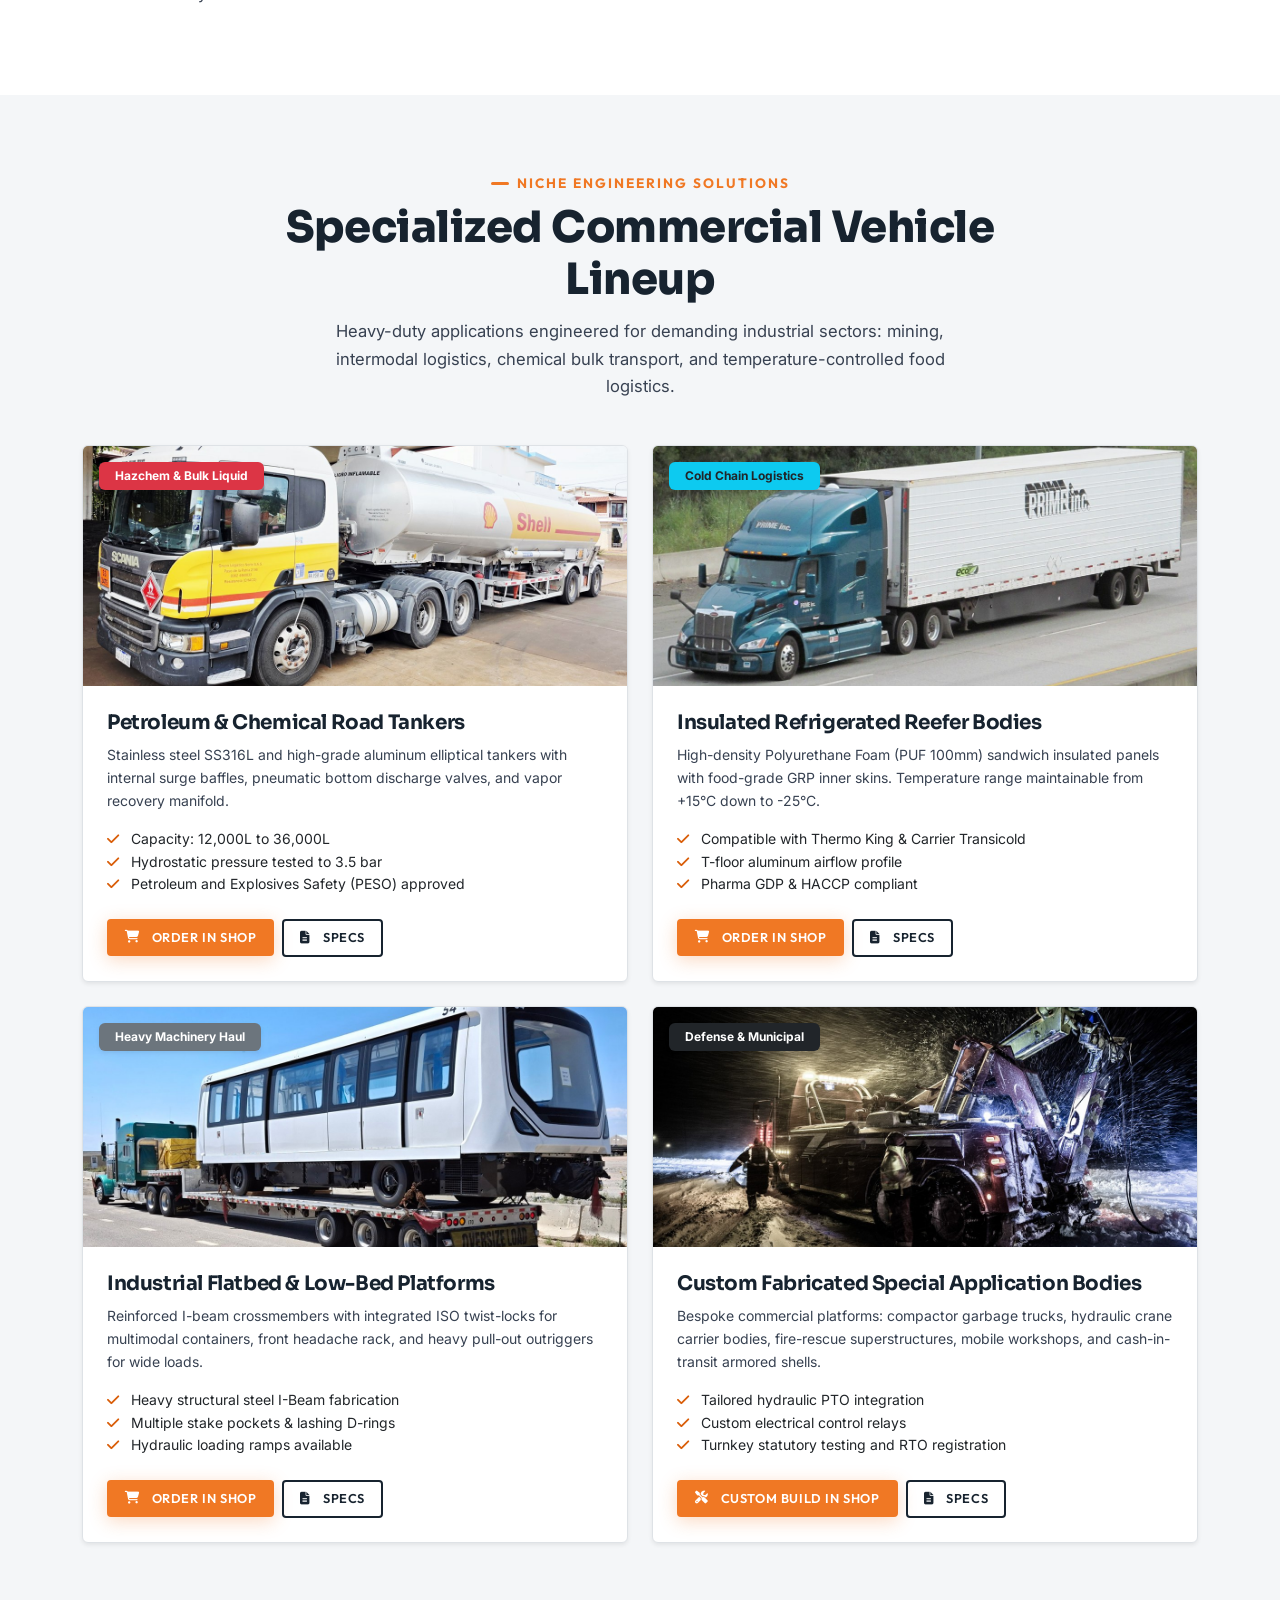
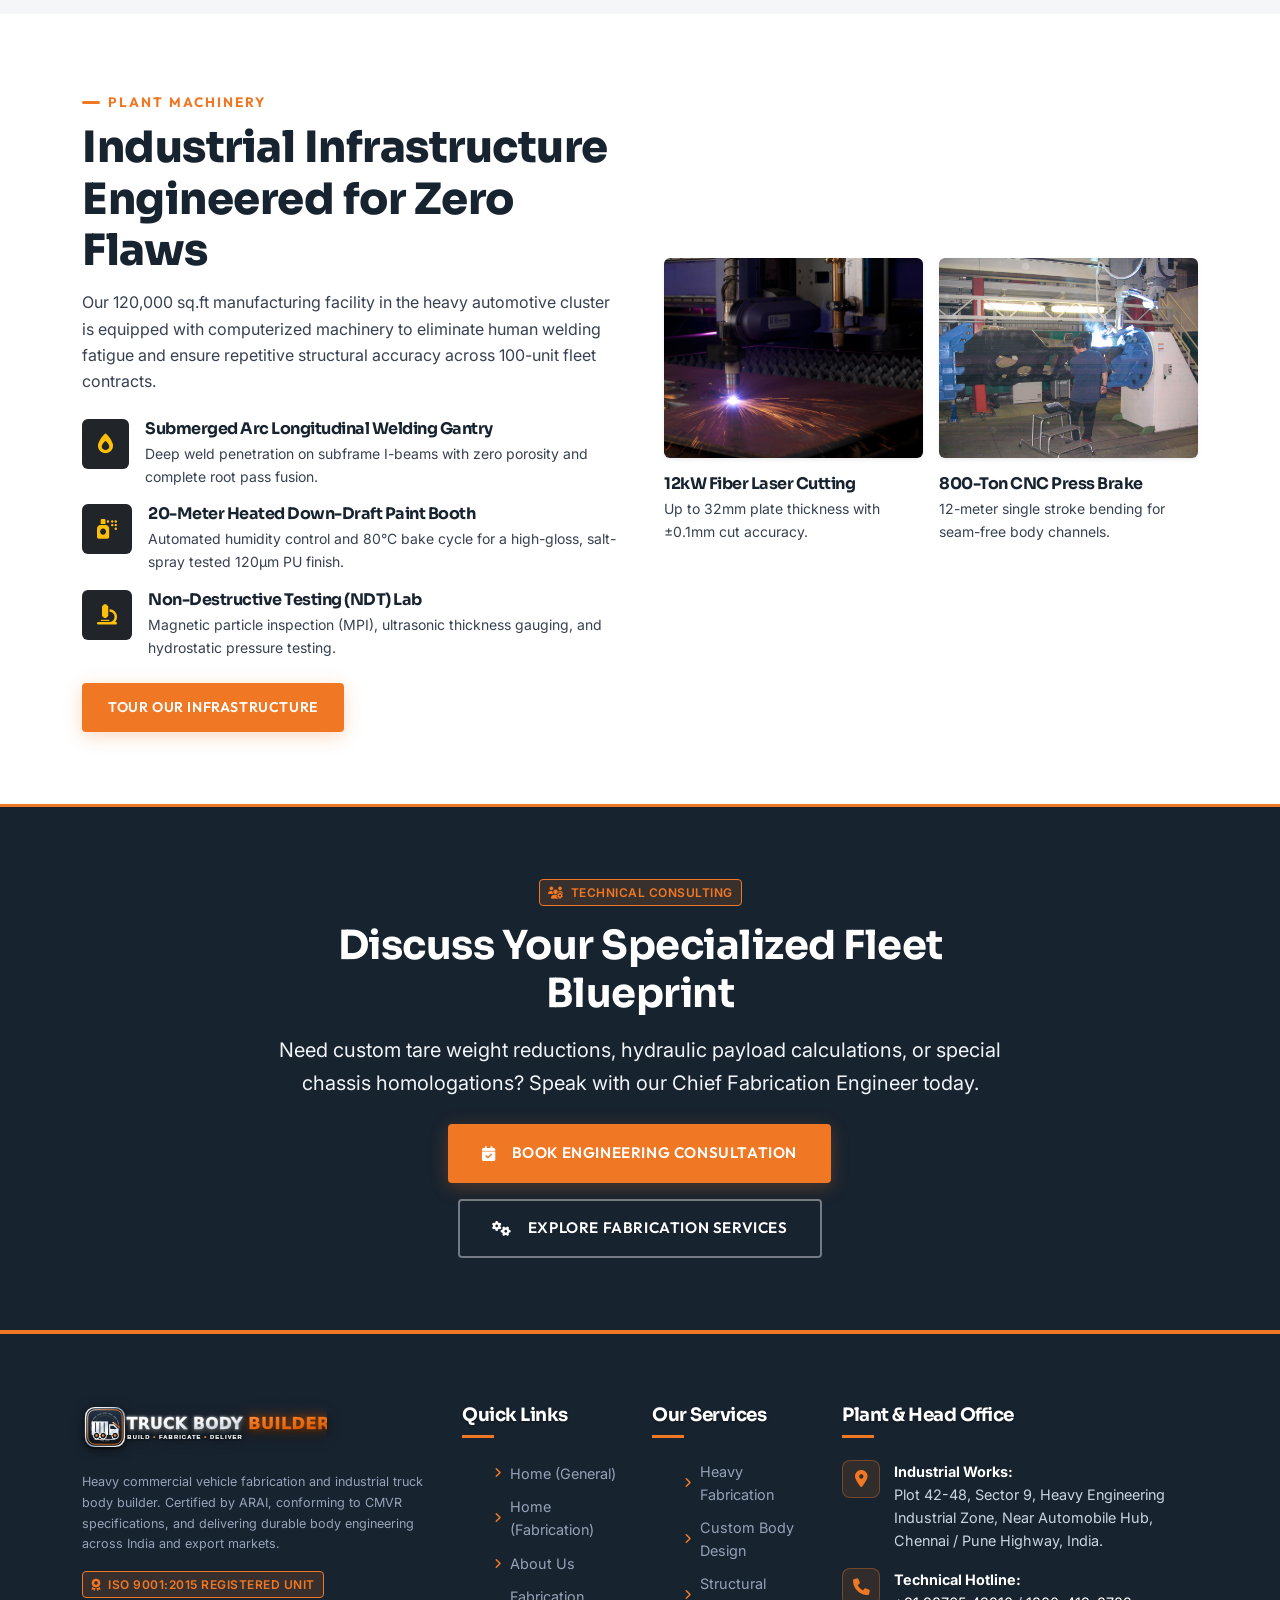
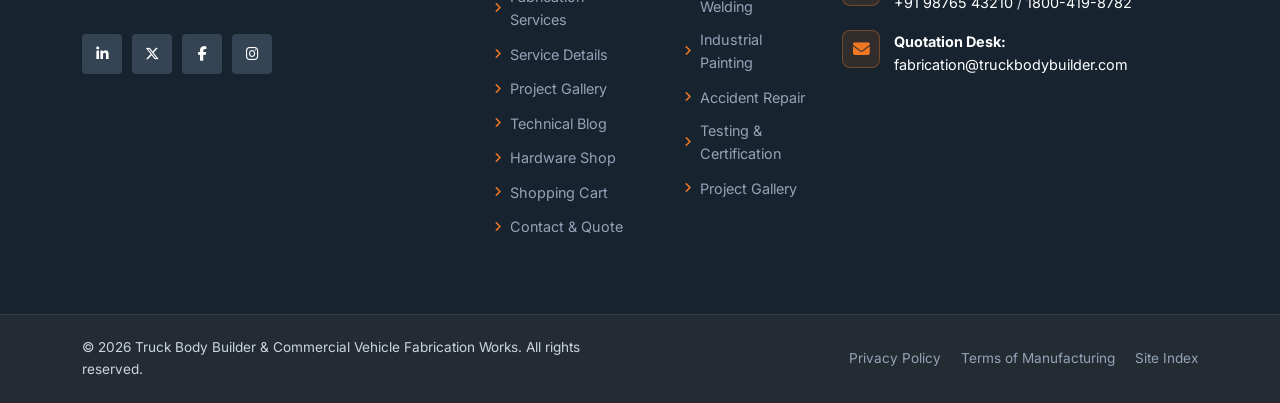
<file: home-2.html>
<!DOCTYPE html>
<html lang="en">
<head>
  <meta charset="UTF-8">
  <meta name="viewport" content="width=device-width, initial-scale=1.0">
  <title>Specialized Heavy Truck Body Fabrication | Custom Commercial Vehicles | Custom Fabrication</title>
  <meta name="description" content="Custom commercial vehicle fabrication, specialized heavy-duty tippers, refrigerated reefers, cryogenic tankers, and purpose-built vehicle bodies.">
  
  <!-- Favicon Suite -->
  <link rel="icon" type="image/svg+xml" href="assets/images/logo/favicon.svg">
  <link rel="icon" type="image/png" sizes="32x32" href="assets/images/logo/favicon-32x32.png">
  <link rel="icon" type="image/png" sizes="16x16" href="assets/images/logo/favicon-16x16.png">
  <link rel="apple-touch-icon" sizes="180x180" href="assets/images/logo/apple-touch-icon.png">
  <link rel="alternate icon" href="assets/images/logo/logo-compact.svg">

  <!-- Bootstrap 5 CSS -->
  <link href="https://cdn.jsdelivr.net/npm/bootstrap@5.3.3/dist/css/bootstrap.min.css" rel="stylesheet">
  <!-- Font Awesome 6 Icons -->
  <link rel="stylesheet" href="https://cdnjs.cloudflare.com/ajax/libs/font-awesome/6.5.1/css/all.min.css">
  
  <!-- Custom Stylesheets -->
  <link rel="stylesheet" href="assets/css/style.css">
  <link rel="stylesheet" href="assets/css/responsive.css">
  <link rel="stylesheet" href="assets/css/dark-mode.css">
  <link rel="stylesheet" href="assets/css/premium-motion.css">
</head>
<body>

  <!-- Main Navigation Header -->
  <header class="site-header" id="siteHeader">
    <nav class="navbar navbar-expand-lg navbar-dark">
      <div class="container navbar-container">
        <!-- Brand Logo (Left) -->
        <a class="navbar-brand navbar-brand-industrial" href="index.html" aria-label="Truck Body Builder Homepage">
          <div class="brand-logo-wrap">
            <img src="assets/images/logo/logo-main.svg" alt="Truck Body Builder - Commercial Vehicle Fabrication" class="brand-logo-main">
            <div class="brand-logo-sheen"></div>
            <span class="sparkle-particle sparkle-1"></span>
            <span class="sparkle-particle sparkle-2"></span>
            <span class="sparkle-particle sparkle-3"></span>
          </div>
        </a>

        <!-- Mobile Controls (Dark/Light Mode, RTL & Hamburger) -->
        <div class="mobile-nav-controls d-lg-none">
          <button class="header-icon-btn theme-toggle-btn" type="button" title="Toggle Dark/Light Mode" aria-label="Toggle Theme">
            <i class="fas fa-moon"></i>
          </button>
          <button class="header-icon-btn rtl-toggle-btn" type="button" title="Toggle RTL/LTR" aria-label="Toggle RTL">
            <span class="rtl-text">RTL</span>
          </button>
          <!-- Cart Icon with Live Badge (Mobile) -->
          <a href="cart.html" class="header-icon-btn cart-icon-btn position-relative" title="View Shopping Cart" aria-label="Shopping Cart">
            <i class="fas fa-shopping-cart"></i>
            <span class="cart-count-badge badge bg-warning text-dark position-absolute top-0 start-100 translate-middle rounded-pill" style="display: none; font-size: 0.65rem; padding: 0.25em 0.5em;">0</span>
          </a>
          <button class="navbar-toggler" type="button" id="navbarDrawerToggler" aria-label="Toggle navigation drawer" aria-expanded="false" aria-controls="navbarDrawer">
            <span class="navbar-toggler-icon"></span>
          </button>
        </div>

        <!-- Navigation Drawer & Menu (Centered on Desktop, Slide-in Drawer on Mobile) -->
        <div class="navbar-drawer" id="navbarDrawer">
          <!-- Mobile Drawer Header -->
          <div class="drawer-header d-lg-none">
            <div class="drawer-brand">
              <a href="index.html" class="drawer-brand-link text-decoration-none" aria-label="Truck Body Builder Homepage">
                <img src="assets/images/logo/logo-main.svg" alt="Truck Body Builder" class="drawer-logo-img">
              </a>
            </div>
            <button type="button" class="drawer-close-btn" id="navbarDrawerClose" aria-label="Close navigation drawer">
              <i class="fas fa-times"></i>
            </button>
          </div>

          <!-- Centered Navigation Links on Desktop -->
          <ul class="navbar-nav mx-auto">
            <li class="nav-item dropdown">
              <a class="nav-link dropdown-toggle active" href="#" role="button" data-bs-toggle="dropdown" aria-expanded="false">
                Home <i class="fas fa-chevron-down nav-chevron ms-1"></i>
              </a>
              <ul class="dropdown-menu dropdown-menu-industrial">
                <li><a class="dropdown-item" href="index.html"><i class="fas fa-truck-moving"></i> Commercial Vehicles</a></li>
                <li><a class="dropdown-item active" href="home-2.html"><i class="fas fa-screwdriver-wrench"></i> Custom Fabrication</a></li>
              </ul>
            </li>
            <li class="nav-item">
              <a class="nav-link" href="about.html">About Us</a>
            </li>
            <li class="nav-item">
              <a class="nav-link" href="services.html">Services</a>
            </li>
            <li class="nav-item">
              <a class="nav-link" href="gallery.html">Gallery</a>
            </li>
            <li class="nav-item">
              <a class="nav-link" href="blog.html">Blog</a>
            </li>
            <li class="nav-item">
              <a class="nav-link" href="shop.html">Shop</a>
            </li>
<li class="nav-item">
              <a class="nav-link" href="contact.html">Contact</a>
            </li>
          </ul>

          <!-- Desktop & Mobile Header Actions (Right) -->
          <div class="header-actions">
            <!-- Theme & RTL Toggles (Desktop only >=992px) -->
            <button class="header-icon-btn theme-toggle-btn d-none d-lg-inline-flex" type="button" title="Toggle Dark/Light Mode" aria-label="Toggle Theme">
              <i class="fas fa-moon"></i>
            </button>
            <button class="header-icon-btn rtl-toggle-btn d-none d-lg-inline-flex" type="button" title="Toggle RTL/LTR" aria-label="Toggle RTL">
              <span class="rtl-text">RTL</span>
            </button>

            <!-- CTA "Get a Quote" -->
            <!-- Cart Icon with Live Badge (Desktop) -->
            <a href="cart.html" class="header-icon-btn cart-icon-btn position-relative d-none d-lg-inline-flex" title="View Shopping Cart" aria-label="Shopping Cart">
              <i class="fas fa-shopping-cart"></i>
              <span class="cart-count-badge badge bg-warning text-dark position-absolute top-0 start-100 translate-middle rounded-pill" style="display: none; font-size: 0.65rem; padding: 0.25em 0.5em;">0</span>
            </a>
<a href="contact.html" class="btn btn-industrial nav-cta-btn">
              <i class="fas fa-file-invoice"></i> Get a Quote
            </a>
          </div>
        </div>
      </div>
    </nav>
  </header>

  <!-- Mobile Backdrop Overlay (<992px) -->
  <div class="drawer-backdrop" id="drawerBackdrop"></div>

  <main>
    <!-- HERO SECTION 2 - SPECIALIZED MANUF°CTURING LAYOUT -->
    <section class="hero-section-2" id="cadHeroStudio" aria-label="Commercial Truck Body Engineering Studio">
      <div class="hero-2-bg"></div>
      <div class="container position-relative" style="z-index: 3;">
        <div class="row align-items-center g-4 g-xl-5">
          <!-- Left Column: Engineering Studio & Quick Chassis Estimator (~55%) -->
          <div class="col-12 col-lg-7 col-xl-7 hero-col-left">
            <div class="hero-tech-badge animate-item mb-3">
              <span class="tech-dot-live"></span>
              <span>SPECIALIZED HEAVY VEHICLE FABRICATION STUDIO</span>
            </div>

            <h1 class="hero-2-headline text-white animate-item">
              PRECISION COMMERCIAL<br>
              <span class="hero-2-gradient-text">TRUCK BODY ENGINEERING</span><br>
              &amp; BESPOKE FABRICATION
            </h1>

            <p class="hero-2-desc text-light animate-item">
              State-of-the-art coachbuilders engineering severe-duty tippers, insulated cold-chain reefers, dry freight logistics containers, and multi-axle skeletal trailers. Laser-cut, robotically welded, and AIS-093 certified on all commercial chassis makes.
            </p>

            <!-- Quick Chassis-to-Body Fabrication Estimator -->
            <div class="hero-configurator-box animate-item">
              <div class="config-box-header">
                <span><i class="fas fa-sliders-h text-orange me-2"></i> QUICK FABRICATION ESTIMATOR</span>
                <span class="badge bg-dark border border-secondary text-orange">Fast Quote</span>
              </div>
              <div class="row g-2 align-items-end">
                <div class="col-md-5">
                  <label class="config-label">1. Fabrication Body Type</label>
                  <select class="form-select config-select" id="heroQuickBodyType" aria-label="Fabrication Body Type">
                    <option value="tipper" selected>Heavy Rock Tipper (14 - 24 Cu.M)</option>
                    <option value="container">Closed Logistics Container (Corrugated)</option>
                    <option value="trailer">Tri-Axle Low Bed / Skeletal Trailer</option>
                    <option value="tanker">SS304 Food &amp; Fuel Road Tanker</option>
                    <option value="reefer">Cold Chain PUF Reefer (-25°C)</option>
                    <option value="flatbed">Machinery Flatbed Carrier</option>
                  </select>
                </div>
                <div class="col-md-4">
                  <label class="config-label">2. Target Chassis Make</label>
                  <select class="form-select config-select" id="heroQuickChassis" aria-label="Target Chassis Make">
                    <option value="Tata Motors Signa / Prima" selected>Tata Motors (Signa / Prima)</option>
                    <option value="Ashok Leyland AVTR">Ashok Leyland (AVTR Series)</option>
                    <option value="BharatBenz Heavy Duty">BharatBenz (Heavy Rigs)</option>
                    <option value="Eicher Pro Commercial">Eicher Pro (Commercial)</option>
                    <option value="Volvo / Scania Heavy">Volvo / Scania (Mining Class)</option>
                  </select>
                </div>
                <div class="col-md-3">
                  <button type="button" class="btn btn-industrial w-100 py-2 config-btn" id="heroQuickQuoteBtn" data-bs-toggle="modal" data-bs-target="#customQuoteModal" style="font-size: 0.85rem; font-weight: 700;">
                    <i class="fas fa-bolt me-1"></i> Build Quote
                  </button>
                </div>
              </div>
            </div>

            <!-- Trust & Engineering Benchmark Metrics -->
            <div class="hero-stats-open animate-item mt-3 pt-2">
              <div class="hero-stat-unit-item">
                <div class="hero-stat-val">700 <span class="hero-stat-unit">MPa</span></div>
                <div class="hero-stat-desc">High-Tensile Subframes</div>
              </div>
              <div class="hero-stat-sep"></div>
              <div class="hero-stat-unit-item">
                <div class="hero-stat-val">AIS 093</div>
                <div class="hero-stat-desc">ARAI Homologated</div>
              </div>
              <div class="hero-stat-sep"></div>
              <div class="hero-stat-unit-item">
                <div class="hero-stat-val">100<span class="hero-stat-unit">%</span></div>
                <div class="hero-stat-desc">NDT Radiography Tested</div>
              </div>
              <div class="hero-stat-sep"></div>
              <div class="hero-stat-unit-item">
                <div class="hero-stat-val">5 <span class="hero-stat-unit">Years</span></div>
                <div class="hero-stat-desc">Structural Warranty</div>
              </div>
            </div>
          </div>

          <!-- Right Column: Interactive CAD Technical Blueprint Inspector (~45%) -->
          <div class="col-12 col-lg-5 col-xl-5 hero-col-right animate-item">
            <div class="cad-inspector-dock" id="cadInspectorDock">
              <!-- Header with Archetype Switcher -->
              <div class="cad-dock-header">
                <div class="cad-dock-title">
                  <i class="fas fa-crosshairs text-orange"></i> CAD SPECIFICATION DOCK
                </div>
                <div class="cad-archetype-tabs" role="tablist">
                  <button type="button" class="cad-tab-btn active" data-archetype="tipper" role="tab" aria-selected="true">
                    <i class="fas fa-truck-pickup me-1"></i> Tipper
                  </button>
                  <button type="button" class="cad-tab-btn" data-archetype="container" role="tab" aria-selected="false">
                    <i class="fas fa-box me-1"></i> Container
                  </button>
                  <button type="button" class="cad-tab-btn" data-archetype="trailer" role="tab" aria-selected="false">
                    <i class="fas fa-trailer me-1"></i> Trailer
                  </button>
                </div>
              </div>

              <!-- Blueprint Stage with Interactive Hotspots -->
              <div class="cad-viewport">
                <div class="cad-crosshairs">
                  <span id="cadCoords">CAD X: 340.5 | Y: 112.8</span> &bull; 1:1 SCALE FEA
                </div>
                <img src="assets/images/gallery/project-1.jpg" 
                     alt="Technical Vehicle CAD Model" 
                     id="cadVehicleImg" 
                     class="cad-viewport-img">

                <!-- 4 Interactive Hotspot Pins -->
                <div class="cad-hotspot" id="hotspot1" style="top: 38%; left: 42%;" data-index="0" title="Click to view component spec">1</div>
                <div class="cad-hotspot" id="hotspot2" style="top: 55%; left: 66%;" data-index="1" title="Click to view component spec">2</div>
                <div class="cad-hotspot" id="hotspot3" style="top: 76%; left: 28%;" data-index="2" title="Click to view component spec">3</div>
                <div class="cad-hotspot" id="hotspot4" style="top: 68%; left: 86%;" data-index="3" title="Click to view component spec">4</div>
              </div>

              <!-- Active Component Callout Box (Positioned cleanly below viewport - never hides image) -->
              <div class="cad-hotspot-callout" id="cadCallout">
                <div class="cad-callout-title">
                  <span id="calloutName">50-Ton Italian Hydraulic Ram</span>
                  <span class="badge bg-orange text-white" id="calloutBadge">Hydraulics</span>
                </div>
                <p class="cad-callout-desc" id="calloutDesc">
                  5-Stage telescopic cylinder with cabin proportional pilot joystick valve and 190-bar relief.
                </p>
              </div>

              <!-- Real-Time Telemetry HUD Strip -->
              <div class="cad-telemetry-grid">
                <div class="cad-telemetry-cell">
                  <div class="cad-telemetry-key" id="telemetryKey1">Tipping Angle</div>
                  <div class="cad-telemetry-val" id="telemetryVal1">52° High-Lift</div>
                </div>
                <div class="cad-telemetry-cell">
                  <div class="cad-telemetry-key" id="telemetryKey2">Floor Steel</div>
                  <div class="cad-telemetry-val" id="telemetryVal2">8mm Hardox 450</div>
                </div>
                <div class="cad-telemetry-cell">
                  <div class="cad-telemetry-key" id="telemetryKey3">Subframe</div>
                  <div class="cad-telemetry-val" id="telemetryVal3">225x75x8mm Rolled</div>
                </div>
                <div class="cad-telemetry-cell">
                  <div class="cad-telemetry-key" id="telemetryKey4">Code Ready</div>
                  <div class="cad-telemetry-val" id="telemetryVal4">AIS-093 ARAI</div>
                </div>
              </div>

              <!-- Dock Footer -->
              <div class="cad-dock-footer">
                <a href="shop.html?category=custom&openQuote=true" class="btn btn-sm btn-industrial px-3">
                  <i class="fas fa-file-invoice me-1"></i> Order / Configure in Shop
                </a>
                <a href="service-details.html?spec=custom-build" class="btn btn-sm btn-outline-steel px-3 text-white">
                  <i class="fas fa-microchip me-1"></i> Technical Specs
                </a>
              </div>
            </div>
          </div>
        </div>
      </div>
    </section>

    <!-- INDUSTRIAL INFINITE STREAMING TICKER MARQUEE -->
    <div class="industrial-ticker-wrap" aria-label="Commercial Engineering Capabilities Ticker">
      <div class="industrial-ticker-content">
        <span class="ticker-item"><span>TRUCK BODY FABRICATION</span> <span class="ticker-star">✦</span></span>
        <span class="ticker-item"><span class="ticker-orange">HEAVY-DUTY ENGINEERING</span> <span class="ticker-star">✦</span></span>
        <span class="ticker-item"><span class="ticker-chrome">CUSTOM TRUCK SOLUTIONS</span> <span class="ticker-star">✦</span></span>
        <span class="ticker-item"><span class="ticker-orange">PRECISION MANUFACTURING</span> <span class="ticker-star">✦</span></span>
        <span class="ticker-item"><span>INDUSTRIAL EXCELLENCE</span> <span class="ticker-star">✦</span></span>
        <span class="ticker-item"><span class="ticker-chrome">AIS-093 CERTIFIED FABRICATION</span> <span class="ticker-star">✦</span></span>
        <span class="ticker-item"><span class="ticker-orange">HARDOX 450 WEAR PLATES</span> <span class="ticker-star">✦</span></span>
        <span class="ticker-item"><span>TURNKEY FLEET DELIVERY</span> <span class="ticker-star">✦</span></span>
      </div>
      <div class="industrial-ticker-content" aria-hidden="true">
        <span class="ticker-item"><span>TRUCK BODY FABRICATION</span> <span class="ticker-star">✦</span></span>
        <span class="ticker-item"><span class="ticker-orange">HEAVY-DUTY ENGINEERING</span> <span class="ticker-star">✦</span></span>
        <span class="ticker-item"><span class="ticker-chrome">CUSTOM TRUCK SOLUTIONS</span> <span class="ticker-star">✦</span></span>
        <span class="ticker-item"><span class="ticker-orange">PRECISION MANUFACTURING</span> <span class="ticker-star">✦</span></span>
        <span class="ticker-item"><span>INDUSTRIAL EXCELLENCE</span> <span class="ticker-star">✦</span></span>
        <span class="ticker-item"><span class="ticker-chrome">AIS-093 CERTIFIED FABRICATION</span> <span class="ticker-star">✦</span></span>
        <span class="ticker-item"><span class="ticker-orange">HARDOX 450 WEAR PLATES</span> <span class="ticker-star">✦</span></span>
        <span class="ticker-item"><span>TURNKEY FLEET DELIVERY</span> <span class="ticker-star">✦</span></span>
      </div>
    </div>

    <!-- CHASSIS COMPATIBILITY MATCHER -->
    <section class="py-5 bg-white">
      <div class="container py-lg-4">
        <div class="row align-items-center g-4">
          <div class="col-lg-4">
            <div class="section-subtitle">Chassis Engineering</div>
            <h2 class="section-title">Built for Leading Commercial OEM Brands</h2>
            <p class="text-muted">
              Every body we manufacture integrates precisely with factory chassis mounting holes, electrical CAN-bus interfaces, and PTO pump geometries without voiding manufacturer chassis warranty.
            </p>
          </div>
          <div class="col-lg-8">
            <div class="row g-3 text-center">
              <div class="col-6 col-sm-4">
                <div class="oem-brand-card shadow-sm h-100">
                  <div class="oem-brand-logo-wrap">
                    <img src="assets/images/brands/tata-motors.svg" alt="Tata Motors Commercial Vehicles" class="oem-brand-logo" loading="lazy">
                  </div>
                  <h6 class="oem-brand-name">Tata Motors</h6>
                  <small class="oem-brand-desc">Signa, Prima &amp; Ultra Series (4×2 to 10×4)</small>
                </div>
              </div>
              <div class="col-6 col-sm-4">
                <div class="oem-brand-card shadow-sm h-100">
                  <div class="oem-brand-logo-wrap">
                    <img src="assets/images/brands/ashok-leyland.svg" alt="Ashok Leyland Commercial Vehicles" class="oem-brand-logo" loading="lazy">
                  </div>
                  <h6 class="oem-brand-name">Ashok Leyland</h6>
                  <small class="oem-brand-desc">AVTR Modular Platform (19T to 55T Tractor)</small>
                </div>
              </div>
              <div class="col-6 col-sm-4">
                <div class="oem-brand-card shadow-sm h-100">
                  <div class="oem-brand-logo-wrap">
                    <img src="assets/images/brands/bharatbenz.svg" alt="BharatBenz Commercial Vehicles" class="oem-brand-logo" loading="lazy">
                  </div>
                  <h6 class="oem-brand-name">BharatBenz</h6>
                  <small class="oem-brand-desc">Heavy Construction &amp; Long Haul (1623 to 3528)</small>
                </div>
              </div>
              <div class="col-6 col-sm-4">
                <div class="oem-brand-card shadow-sm h-100">
                  <div class="oem-brand-logo-wrap">
                    <img src="assets/images/brands/eicher.svg" alt="Eicher Trucks &amp; Buses" class="oem-brand-logo" loading="lazy">
                  </div>
                  <h6 class="oem-brand-name">Eicher Trucks</h6>
                  <small class="oem-brand-desc">Pro 3000, 6000 &amp; 8000 Series Rigid &amp; Tippers</small>
                </div>
              </div>
              <div class="col-6 col-sm-4">
                <div class="oem-brand-card shadow-sm h-100">
                  <div class="oem-brand-logo-wrap">
                    <img src="assets/images/brands/volvo-scania.svg" alt="Volvo &amp; Scania Commercial Vehicles" class="oem-brand-logo" loading="lazy">
                  </div>
                  <h6 class="oem-brand-name">Volvo &amp; Scania</h6>
                  <small class="oem-brand-desc">Heavy Mining FMX &amp; Heavy Haulage Tractors</small>
                </div>
              </div>
              <div class="col-6 col-sm-4">
                <div class="oem-brand-card shadow-sm h-100">
                  <div class="oem-brand-logo-wrap">
                    <img src="assets/images/brands/mahindra-isuzu.svg" alt="Mahindra &amp; Isuzu Commercial Vehicles" class="oem-brand-logo" loading="lazy">
                  </div>
                  <h6 class="oem-brand-name">Mahindra &amp; Isuzu</h6>
                  <small class="oem-brand-desc">Blazo X &amp; D-Max Heavy Duty Commercial Lines</small>
                </div>
              </div>
            </div>
          </div>
        </div>
      </div>
    </section>

    <!-- SPECIALIZED FABRICATION CATEGORIES -->
    <section class="py-5" style="background-color: var(--light-bg);">
      <div class="container py-lg-4">
        <div class="section-header text-center mx-auto" style="max-width: 750px;">
          <div class="section-subtitle">Niche Engineering Solutions</div>
          <h2 class="section-title">Specialized Commercial Vehicle Lineup</h2>
          <p class="section-desc mx-auto">
            Heavy-duty applications engineered for demanding industrial sectors: mining, intermodal logistics, chemical bulk transport, and temperature-controlled food logistics.
          </p>
        </div>

        <div class="row g-4">
          <!-- Specialized Product 1: Tanker Body -->
          <div class="col-lg-6 d-flex">
            <div class="card border rounded overflow-hidden shadow-sm h-100 w-100 d-flex flex-column specialized-product-card" style="background-color: var(--card-bg);">
              <div class="specialized-card-thumb position-relative" style="height: 240px; overflow: hidden; background: #17232F;">
                <img src="assets/images/products/tanker-body.jpg" alt="Industrial Tanker Body" class="w-100 h-100 specialized-product-img" style="object-fit: cover; object-position: center; transition: transform var(--transition-normal);" loading="lazy">
                <span class="badge bg-danger position-absolute top-0 start-0 m-3 px-3 py-2 shadow-sm">Hazchem & Bulk Liquid</span>
              </div>
              <div class="card-body p-4 d-flex flex-column flex-grow-1">
                <h4 class="h5 fw-bold mb-2">Petroleum & Chemical Road Tankers</h4>
                <p class="small text-muted mb-3">Stainless steel SS316L and high-grade aluminum elliptical tankers with internal surge baffles, pneumatic bottom discharge valves, and vapor recovery manifold.</p>
                <ul class="list-unstyled small mb-3">
                  <li><i class="fas fa-check text-orange me-2"></i> Capacity: 12,000L to 36,000L</li>
                  <li><i class="fas fa-check text-orange me-2"></i> Hydrostatic pressure tested to 3.5 bar</li>
                  <li><i class="fas fa-check text-orange me-2"></i> Petroleum and Explosives Safety (PESO) approved</li>
                </ul>
                <div class="mt-auto pt-2">
                  <div class="d-flex gap-2">
                    <a href="shop.html?search=Tanker+Body" class="btn btn-sm btn-industrial"><i class="fas fa-shopping-cart me-1"></i> Order in Shop</a>
                    <a href="service-details.html?spec=tanker" class="btn btn-sm btn-outline-steel"><i class="fas fa-file-alt me-1"></i> Specs</a>
                  </div>
                </div>
              </div>
            </div>
          </div>

          <!-- Specialized Product 2: Refrigerated Body -->
          <div class="col-lg-6 d-flex">
            <div class="card border rounded overflow-hidden shadow-sm h-100 w-100 d-flex flex-column specialized-product-card" style="background-color: var(--card-bg);">
              <div class="specialized-card-thumb position-relative" style="height: 240px; overflow: hidden; background: #17232F;">
                <img src="assets/images/products/refrigerated-body.jpg" alt="Refrigerated Reefer Body" class="w-100 h-100 specialized-product-img" style="object-fit: cover; object-position: center; transition: transform var(--transition-normal);" loading="lazy">
                <span class="badge bg-info position-absolute top-0 start-0 m-3 px-3 py-2 shadow-sm text-dark fw-bold">Cold Chain Logistics</span>
              </div>
              <div class="card-body p-4 d-flex flex-column flex-grow-1">
                <h4 class="h5 fw-bold mb-2">Insulated Refrigerated Reefer Bodies</h4>
                <p class="small text-muted mb-3">High-density Polyurethane Foam (PUF 100mm) sandwich insulated panels with food-grade GRP inner skins. Temperature range maintainable from +15&deg;C down to -25&deg;C.</p>
                <ul class="list-unstyled small mb-3">
                  <li><i class="fas fa-check text-orange me-2"></i> Compatible with Thermo King & Carrier Transicold</li>
                  <li><i class="fas fa-check text-orange me-2"></i> T-floor aluminum airflow profile</li>
                  <li><i class="fas fa-check text-orange me-2"></i> Pharma GDP & HACCP compliant</li>
                </ul>
                <div class="mt-auto pt-2">
                  <div class="d-flex gap-2">
                    <a href="shop.html?search=Refrigerated+Body" class="btn btn-sm btn-industrial"><i class="fas fa-shopping-cart me-1"></i> Order in Shop</a>
                    <a href="service-details.html?spec=reefer" class="btn btn-sm btn-outline-steel"><i class="fas fa-file-alt me-1"></i> Specs</a>
                  </div>
                </div>
              </div>
            </div>
          </div>

          <!-- Specialized Product 3: Flatbed Body -->
          <div class="col-lg-6 d-flex">
            <div class="card border rounded overflow-hidden shadow-sm h-100 w-100 d-flex flex-column specialized-product-card" style="background-color: var(--card-bg);">
              <div class="specialized-card-thumb position-relative" style="height: 240px; overflow: hidden; background: #17232F;">
                <img src="assets/images/products/flatbed-body.jpg" alt="Flatbed Truck Body" class="w-100 h-100 specialized-product-img" style="object-fit: cover; object-position: center; transition: transform var(--transition-normal);" loading="lazy">
                <span class="badge bg-secondary position-absolute top-0 start-0 m-3 px-3 py-2 shadow-sm">Heavy Machinery Haul</span>
              </div>
              <div class="card-body p-4 d-flex flex-column flex-grow-1">
                <h4 class="h5 fw-bold mb-2">Industrial Flatbed & Low-Bed Platforms</h4>
                <p class="small text-muted mb-3">Reinforced I-beam crossmembers with integrated ISO twist-locks for multimodal containers, front headache rack, and heavy pull-out outriggers for wide loads.</p>
                <ul class="list-unstyled small mb-3">
                  <li><i class="fas fa-check text-orange me-2"></i> Heavy structural steel I-Beam fabrication</li>
                  <li><i class="fas fa-check text-orange me-2"></i> Multiple stake pockets & lashing D-rings</li>
                  <li><i class="fas fa-check text-orange me-2"></i> Hydraulic loading ramps available</li>
                </ul>
                <div class="mt-auto pt-2">
                  <div class="d-flex gap-2">
                    <a href="shop.html?search=Flatbed+Body" class="btn btn-sm btn-industrial"><i class="fas fa-shopping-cart me-1"></i> Order in Shop</a>
                    <a href="service-details.html?spec=flatbed" class="btn btn-sm btn-outline-steel"><i class="fas fa-file-alt me-1"></i> Specs</a>
                  </div>
                </div>
              </div>
            </div>
          </div>

          <!-- Specialized Product 4: Custom Municipal & Defense -->
          <div class="col-lg-6 d-flex">
            <div class="card border rounded overflow-hidden shadow-sm h-100 w-100 d-flex flex-column specialized-product-card" style="background-color: var(--card-bg);">
              <div class="specialized-card-thumb position-relative" style="height: 240px; overflow: hidden; background: #17232F;">
                <img src="assets/images/products/custom-body.jpg" alt="Custom Fabricated Vehicle" class="w-100 h-100 specialized-product-img" style="object-fit: cover; object-position: center; transition: transform var(--transition-normal);" loading="lazy">
                <span class="badge bg-dark position-absolute top-0 start-0 m-3 px-3 py-2 shadow-sm">Defense & Municipal</span>
              </div>
              <div class="card-body p-4 d-flex flex-column flex-grow-1">
                <h4 class="h5 fw-bold mb-2">Custom Fabricated Special Application Bodies</h4>
                <p class="small text-muted mb-3">Bespoke commercial platforms: compactor garbage trucks, hydraulic crane carrier bodies, fire-rescue superstructures, mobile workshops, and cash-in-transit armored shells.</p>
                <ul class="list-unstyled small mb-3">
                  <li><i class="fas fa-check text-orange me-2"></i> Tailored hydraulic PTO integration</li>
                  <li><i class="fas fa-check text-orange me-2"></i> Custom electrical control relays</li>
                  <li><i class="fas fa-check text-orange me-2"></i> Turnkey statutory testing and RTO registration</li>
                </ul>
                <div class="mt-auto pt-2">
                  <div class="d-flex gap-2">
                    <a href="shop.html?search=Fabricated+Body&openQuote=true" class="btn btn-sm btn-industrial"><i class="fas fa-tools me-1"></i> Custom Build in Shop</a>
                    <a href="service-details.html?spec=custom" class="btn btn-sm btn-outline-steel"><i class="fas fa-file-alt me-1"></i> Specs</a>
                  </div>
                </div>
              </div>
            </div>
          </div>
        </div>
      </div>
    </section>

    <!-- ADVANCED INFRASTRUCTURE & MACHINERY -->
    <section class="py-5 bg-white">
      <div class="container py-lg-4">
        <div class="row align-items-center g-5">
          <div class="col-lg-6 order-lg-2">
            <div class="row g-3">
              <div class="col-6">
                <img src="assets/images/about/facility-3.jpg" alt="CNC Laser Cutting" class="rounded w-100 mb-3 shadow-sm" style="height: 200px; object-fit: cover;" onerror="this.onerror=null; this.src='assets/images/about/facility-1.jpg';">
                <h6 class="fw-bold mb-1">12kW Fiber Laser Cutting</h6>
                <p class="small text-muted">Up to 32mm plate thickness with ±0.1mm cut accuracy.</p>
              </div>
              <div class="col-6">
                <img src="assets/images/about/facility-2.jpg" alt="Hydraulic Press Brake" class="rounded w-100 mb-3 shadow-sm" style="height: 200px; object-fit: cover;" onerror="this.onerror=null; this.src='assets/images/about/facility-1.jpg';">
                <h6 class="fw-bold mb-1">800-Ton CNC Press Brake</h6>
                <p class="small text-muted">12-meter single stroke bending for seam-free body channels.</p>
              </div>
            </div>
          </div>
          <div class="col-lg-6 order-lg-1">
            <div class="section-subtitle">Plant Machinery</div>
            <h2 class="section-title">Industrial Infrastructure Engineered for Zero Flaws</h2>
            <p class="text-muted mb-4">
              Our 120,000 sq.ft manufacturing facility in the heavy automotive cluster is equipped with computerized machinery to eliminate human welding fatigue and ensure repetitive structural accuracy across 100-unit fleet contracts.
            </p>
            <div class="d-flex flex-column gap-3 mb-4">
              <div class="d-flex gap-3">
                <div class="bg-dark text-warning p-3 rounded" style="width: 50px; height: 50px; display: flex; align-items: center; justify-content: center; font-size: 1.25rem;">
                  <i class="fas fa-burn"></i>
                </div>
                <div>
                  <h6 class="fw-bold mb-1">Submerged Arc Longitudinal Welding Gantry</h6>
                  <p class="small text-muted mb-0">Deep weld penetration on subframe I-beams with zero porosity and complete root pass fusion.</p>
                </div>
              </div>
              <div class="d-flex gap-3">
                <div class="bg-dark text-warning p-3 rounded" style="width: 50px; height: 50px; display: flex; align-items: center; justify-content: center; font-size: 1.25rem;">
                  <i class="fas fa-spray-can"></i>
                </div>
                <div>
                  <h6 class="fw-bold mb-1">20-Meter Heated Down-Draft Paint Booth</h6>
                  <p class="small text-muted mb-0">Automated humidity control and 80°C bake cycle for a high-gloss, salt-spray tested 120µm PU finish.</p>
                </div>
              </div>
              <div class="d-flex gap-3">
                <div class="bg-dark text-warning p-3 rounded" style="width: 50px; height: 50px; display: flex; align-items: center; justify-content: center; font-size: 1.25rem;">
                  <i class="fas fa-microscope"></i>
                </div>
                <div>
                  <h6 class="fw-bold mb-1">Non-Destructive Testing (NDT) Lab</h6>
                  <p class="small text-muted mb-0">Magnetic particle inspection (MPI), ultrasonic thickness gauging, and hydrostatic pressure testing.</p>
                </div>
              </div>
            </div>
            <a href="about.html" class="btn btn-industrial">Tour Our Infrastructure</a>
          </div>
        </div>
      </div>
    </section>

    <!-- CONSULTATION & DIRECT CHIEF ENGINEER CTA -->
    <section class="py-5" style="background: var(--primary-steel); color: var(--white); border-top: 3px solid var(--industrial-orange);">
      <div class="container py-lg-4 text-center">
        <div class="row justify-content-center">
          <div class="col-lg-8">
            <span class="badge-certified mb-3 d-inline-block"><i class="fas fa-users-cog me-1"></i> Technical Consulting</span>
            <h2 class="display-6 fw-bold text-white mb-3">Discuss Your Specialized Fleet Blueprint</h2>
            <p class="lead text-light opacity-90 mb-4">
              Need custom tare weight reductions, hydraulic payload calculations, or special chassis homologations? Speak with our Chief Fabrication Engineer today.
            </p>
            <div class="d-flex justify-content-center gap-3 flex-wrap">
              <a href="contact.html" class="btn btn-industrial btn-lg">
                <i class="fas fa-calendar-check me-2"></i> Book Engineering Consultation
              </a>
              <a href="services.html" class="btn btn-outline-light-industrial btn-lg">
                <i class="fas fa-cogs me-2"></i> Explore Fabrication Services
              </a>
            </div>
          </div>
        </div>
      </div>
    </section>
  </main>

  <!-- CUSTOM TRUCK BODY QUOTATION MODAL -->
    <!-- CUSTOM TRUCK BODY QUOTATION MODAL -->
  <div class="modal fade" id="customQuoteModal" tabindex="-1" aria-labelledby="customQuoteModalLabel" aria-hidden="true">
    <div class="modal-dialog modal-lg modal-dialog-centered">
      <div class="modal-content border-0 shadow-lg">
        <div class="modal-header bg-dark text-white border-bottom border-warning">
          <div class="d-flex align-items-center gap-2">
            <i class="fas fa-truck text-warning fs-4"></i>
            <h5 class="modal-title fw-bold" id="customQuoteModalLabel">Request Custom Truck Body Fabrication Quote</h5>
          </div>
          <button type="button" class="btn-close btn-close-white" data-bs-dismiss="modal" aria-label="Close"></button>
        </div>
        
        <div id="quoteModalBodyContainer">
          <form id="customQuoteModalForm" novalidate>
            <div class="modal-body p-4" style="max-height: 75vh; overflow-y: auto;">
              <div class="alert alert-light border small mb-3">
                <i class="fas fa-info-circle text-orange me-1" style="color: var(--industrial-orange);"></i>
                Provide your fleet chassis details and body requirements. Our design desk will issue a comprehensive 3D CAD proposal and statutory RTO homologation roadmap.
              </div>

              <div class="row g-3">
                <!-- 1. Required Truck Body Type -->
                <div class="col-md-6 form-group-validated">
                  <label for="quoteBodyType" class="form-label fw-bold small">Required Truck Body Type <span class="text-danger">*</span></label>
                  <select class="form-select" id="quoteBodyType" required>
                    <option value="" disabled selected>Select Truck Body Type</option>
                    <option value="Tipper Body">Heavy Mining Tipper Body (Hardox 450)</option>
                    <option value="Closed Container Body">Closed Logistics Freight Container</option>
                    <option value="Refrigerated Reefer Body">Insulated Refrigerated Reefer Body (-25°C)</option>
                    <option value="Trailer Body">Tri-Axle Skeletal / Flatbed Semi-Trailer</option>
                    <option value="Liquid Tanker Body">Petroleum &amp; Chemical Road Tanker (SS316L)</option>
                    <option value="Open Truck Body">Fixed / Dropside Open Cargo Body</option>
                    <option value="Flatbed Truck Body">Machinery Flatbed Carrier with Winches</option>
                    <option value="Custom Special Vehicle">Bespoke Defense / Recovery / Municipal Rig</option>
                  </select>
                  <div class="custom-field-error" id="quoteBodyTypeError"></div>
                </div>

                <!-- 2. Chassis Make & Model -->
                <div class="col-md-6 form-group-validated">
                  <label for="quoteVehicleModel" class="form-label fw-bold small">Chassis Make &amp; Model <span class="text-danger">*</span></label>
                  <input type="text" class="form-control" id="quoteVehicleModel" required placeholder="e.g. Tata Signa 4825 / Ashok Leyland 3525" maxlength="100">
                  <div class="custom-field-error" id="quoteVehicleModelError"></div>
                </div>

                <!-- 3. Fleet / Vehicle Quantity -->
                <div class="col-md-6 form-group-validated">
                  <label for="quoteQuantity" class="form-label fw-bold small">Fleet / Vehicle Quantity <span class="text-danger">*</span></label>
                  <input type="number" class="form-control" id="quoteQuantity" min="1" max="10000" step="1" placeholder="e.g. 5" required>
                  <div class="custom-field-error" id="quoteQuantityError"></div>
                </div>

                <!-- 4. Authorized Contact Name -->
                <div class="col-md-6 form-group-validated">
                  <label for="quoteContactName" class="form-label fw-bold small">Authorized Contact Person (Full Name) <span class="text-danger">*</span></label>
                  <input type="text" class="form-control" id="quoteContactName" name="contactName" autocomplete="name" required placeholder="e.g. Rajesh Kumar (Letters only)" maxlength="60">
                  <div class="custom-field-error" id="quoteContactNameError"></div>
                </div>

                <!-- 5. Mobile Number (10 Digits) -->
                <div class="col-md-6 form-group-validated">
                  <label for="quoteContactMobile" class="form-label fw-bold small">Mobile Number (10 Digits) <span class="text-danger">*</span></label>
                  <div class="input-group" id="quoteMobileGroup">
                    <span class="input-group-text bg-light fw-bold text-dark border-end-0">+91</span>
                    <input type="tel" class="form-control border-start-0" id="quoteContactMobile" name="mobile" autocomplete="tel" placeholder="9876543210" maxlength="10" inputmode="numeric" required>
                  </div>
                  <div class="custom-field-error" id="quoteContactMobileError"></div>
                </div>

                <!-- 6. Email Address -->
                <div class="col-md-6 form-group-validated">
                  <label for="quoteContactEmail" class="form-label fw-bold small">Email Address <span class="text-danger">*</span></label>
                  <input type="email" class="form-control" id="quoteContactEmail" required placeholder="e.g. rajesh@gmail.com">
                  <div class="custom-field-error" id="quoteContactEmailError"></div>
                </div>

                <!-- 7. Payload & Operating Specifications -->
                <div class="col-12 form-group-validated">
                  <div class="d-flex justify-content-between align-items-center mb-1">
                    <label for="quoteDetails" class="form-label fw-bold small mb-0">Payload &amp; Operating Specifications (Optional)</label>
                    <span class="badge bg-light text-muted border small font-monospace" id="quoteDetailsCharCount">0 / 1000 characters</span>
                  </div>
                  <textarea class="form-control" id="quoteDetails" rows="3" maxlength="1000" placeholder="Target payload volume, floor wear plate requirements, operating route conditions..."></textarea>
                  <div class="custom-field-error" id="quoteDetailsError"></div>
                </div>
              </div>
            </div>
            <div class="modal-footer bg-light d-flex justify-content-between align-items-center">
              <span class="small text-muted"><i class="fas fa-shield-alt text-orange me-1"></i> 100% Secure &amp; Confidential B2B Quote</span>
              <div class="d-flex gap-2">
                <button type="button" class="btn btn-outline-secondary" data-bs-dismiss="modal">Cancel</button>
                <button type="submit" class="btn btn-industrial fw-bold" id="quoteSubmitBtn">
                  <i class="fas fa-paper-plane me-1"></i> Submit Quotation Request
                </button>
              </div>
            </div>
          </form>
        </div>
      </div>
    </div>
  </div>

  <!-- INDUSTRIAL FOOTER -->
  <footer class="site-footer">
    <div class="container">
      <div class="row g-4">
        <div class="col-lg-4 col-md-6 footer-widget">
          <a href="index.html" class="footer-brand d-inline-block mb-3 text-decoration-none" title="Truck Body Builder - Back to Home">
            <div class="footer-logo-wrap">
              <img src="assets/images/logo/logo-main.svg" alt="Truck Body Builder - Heavy Commercial Vehicle Fabrication" class="footer-logo-img">
            </div>
          </a>
          <p class="text-muted small mb-3">
            Heavy commercial vehicle fabrication and industrial truck body builder. Certified by ARAI, conforming to CMVR specifications, and delivering durable body engineering across India and export markets.
          </p>
          <div class="badge-certified d-inline-block mb-3">
            <i class="fas fa-award me-1"></i> ISO 9001:2015 Registered Unit
          </div>
          <div class="social-links">
            <a href="https://linkedin.com" target="_blank" rel="noopener noreferrer" class="social-icon-btn" aria-label="LinkedIn"><i class="fab fa-linkedin-in"></i></a>
            <a href="https://twitter.com" target="_blank" rel="noopener noreferrer" class="social-icon-btn" aria-label="Twitter X"><i class="fab fa-x-twitter"></i></a>
            <a href="https://facebook.com" target="_blank" rel="noopener noreferrer" class="social-icon-btn" aria-label="Facebook"><i class="fab fa-facebook-f"></i></a>
            <a href="https://instagram.com" target="_blank" rel="noopener noreferrer" class="social-icon-btn" aria-label="Instagram"><i class="fab fa-instagram"></i></a>
          </div>
        </div>

        <!-- Col 2: Quick Links -->
        <div class="col-lg-2 col-md-6 footer-widget">
          <h5 class="text-white">Quick Links</h5>
          <ul class="footer-links">
            <li><a href="index.html"><i class="fas fa-angle-right"></i> Home (General)</a></li>
            <li><a href="home-2.html"><i class="fas fa-angle-right"></i> Home (Fabrication)</a></li>
            <li><a href="about.html"><i class="fas fa-angle-right"></i> About Us</a></li>
            <li><a href="services.html"><i class="fas fa-angle-right"></i> Fabrication Services</a></li>
            <li><a href="service-details.html"><i class="fas fa-angle-right"></i> Service Details</a></li>
            <li><a href="gallery.html"><i class="fas fa-angle-right"></i> Project Gallery</a></li>
            <li><a href="blog.html"><i class="fas fa-angle-right"></i> Technical Blog</a></li>
            <li><a href="shop.html"><i class="fas fa-angle-right"></i> Hardware Shop</a></li>
            <li><a href="cart.html"><i class="fas fa-angle-right"></i> Shopping Cart</a></li>
            <li><a href="contact.html"><i class="fas fa-angle-right"></i> Contact & Quote</a></li>
          </ul>
        </div>

        <!-- Col 3: Services & Capabilities -->
        <div class="col-lg-2 col-md-6 footer-widget">
          <h5 class="text-white">Our Services</h5>
          <ul class="footer-links">
            <li><a href="services.html"><i class="fas fa-angle-right"></i> Heavy Fabrication</a></li>
            <li><a href="services.html"><i class="fas fa-angle-right"></i> Custom Body Design</a></li>
            <li><a href="services.html"><i class="fas fa-angle-right"></i> Structural Welding</a></li>
            <li><a href="services.html"><i class="fas fa-angle-right"></i> Industrial Painting</a></li>
            <li><a href="services.html"><i class="fas fa-angle-right"></i> Accident Repair</a></li>
            <li><a href="service-details.html"><i class="fas fa-angle-right"></i> Testing & Certification</a></li>
            <li><a href="gallery.html"><i class="fas fa-angle-right"></i> Project Gallery</a></li>
          </ul>
        </div>

        <div class="col-lg-4 col-md-6 footer-widget">
          <h5 class="text-white">Plant & Head Office</h5>
          <div class="footer-contact-item">
            <a href="contact.html" class="footer-contact-icon text-decoration-none" title="View Plant & Head Office Location"><i class="fas fa-map-marker-alt"></i></a>
            <div>
              <strong>Industrial Works:</strong><br>
              Plot 42-48, Sector 9, Heavy Engineering Industrial Zone, Near Automobile Hub, Chennai / Pune Highway, India.
            </div>
          </div>
          <div class="footer-contact-item">
            <a href="tel:+919876543210" class="footer-contact-icon text-decoration-none" title="Call Technical Hotline"><i class="fas fa-phone"></i></a>
            <div>
              <strong>Technical Hotline:</strong><br>
              <a href="tel:+919876543210" class="text-white">+91 98765 43210</a> / <a href="tel:18004198782" class="text-white">1800-419-8782</a>
            </div>
          </div>
          <div class="footer-contact-item">
            <a href="mailto:fabrication@truckbodybuilder.com" class="footer-contact-icon text-decoration-none" title="Email Quotation Desk"><i class="fas fa-envelope"></i></a>
            <div>
              <strong>Quotation Desk:</strong><br>
              <a href="mailto:fabrication@truckbodybuilder.com" class="text-white">fabrication@truckbodybuilder.com</a>
            </div>
          </div>
        </div>
      </div>
    </div>

    <div class="footer-bottom">
      <div class="container">
        <div class="row align-items-center">
          <div class="col-md-6 text-center text-md-start mb-2 mb-md-0">
            &copy; 2026 Truck Body Builder & Commercial Vehicle Fabrication Works. All rights reserved.
          </div>
          <div class="col-md-6 text-center text-md-end">
            <div class="footer-bottom-links">
              <a href="privacy-policy.html">Privacy Policy</a>
              <a href="services.html">Terms of Manufacturing</a>
              <a href="services.html">Site Index</a>
            </div>
          </div>
        </div>
      </div>
    </div>
  </footer>

  <button id="backToTopBtn" class="back-to-top" title="Back to top" aria-label="Back to top">
    <i class="fas fa-chevron-up"></i>
  </button>

  <script src="https://cdn.jsdelivr.net/npm/bootstrap@5.3.3/dist/js/bootstrap.bundle.min.js"></script>
  <script src="assets/js/theme.js"></script>
  <script src="assets/js/cart.js"></script>
  <script src="assets/js/gallery.js"></script>
  <script src="assets/js/main.js"></script>
  <script src="assets/js/premium-motion.js" defer></script>
  <!-- Home 2: CAD Technical Studio & Quick Estimator Controller -->
  <script>
    document.addEventListener('DOMContentLoaded', () => {
      const ARCHETYPES = {
        tipper: {
          title: "Multi-Axle Heavy Rock Tipper (24 Cu.M)",
          image: "assets/images/gallery/project-1.jpg",
          coords: "CAD X: 340.5 | Y: 112.8",
          hotspots: [
            { top: "38%", left: "42%", name: "50-Ton Italian Hydraulic Ram", badge: "Hydraulics", desc: "5-Stage telescopic cylinder with cabin proportional pilot joystick valve and 190-bar relief." },
            { top: "55%", left: "66%", name: "8mm Hardox 450 Impact Floor", badge: "Wear Liner", desc: "Abrasive impact-resistant bottom plate with 500 Tuf sidewalls for iron-ore and aggregate haulage." },
            { top: "76%", left: "28%", name: "Rolled Subframe (225x75x8mm)", badge: "Structure", desc: "Laser-aligned high-tensile C-channel subframe with heavy gusseted cross-members." },
            { top: "68%", left: "86%", name: "Pneumatic Auto-Cam Tailgate", badge: "Actuation", desc: "Dual pneumatic cylinders with automatic locking cam cleats and mechanical override." }
          ],
          telemetry: [
            { key: "Tipping Angle", val: "52° High-Lift" },
            { key: "Floor Steel", val: "8mm Hardox 450" },
            { key: "Subframe", val: "225x75x8mm Rolled" },
            { key: "Code Ready", val: "AIS-093 ARAI" }
          ]
        },
        container: {
          title: "32-Ft SXL Corrugated Freight Container",
          image: "assets/images/products/container-body.jpg",
          coords: "CAD X: 520.1 | Y: 94.3",
          hotspots: [
            { top: "25%", left: "52%", name: "Single-Piece Camber Roof", badge: "Roofing", desc: "Galvanized seamless steel roof with internal condensation run-off gutters and anti-leak seams." },
            { top: "50%", left: "58%", name: "Corrugated CRCA Side Walls", badge: "Panels", desc: "Corrugated 1.6mm high-yield steel wall panels with anti-drum internal vibration deadening." },
            { top: "78%", left: "38%", name: "Chequered 4.5mm Deck", badge: "Floor", desc: "Heavy chequered plate flooring supporting 3.5T pallet forklift axle point-loads." },
            { top: "64%", left: "88%", name: "Forged SS-304 Rear Cam Locks", badge: "Security", desc: "4-Point forged stainless steel cam-lock gear with anti-tamper customs seal slots." }
          ],
          telemetry: [
            { key: "Internal Volume", val: "1,200 Cu.Ft" },
            { key: "Wall Profile", val: "Corrugated CRCA" },
            { key: "Floor Deck", val: "4.5mm Chequered" },
            { key: "Hardware", val: "SS-304 Cam Locks" }
          ]
        },
        trailer: {
          title: "40-Ft Tri-Axle Skeletal & Flatbed Trailer",
          image: "assets/images/gallery/project-7.jpg",
          coords: "CAD X: 640.8 | Y: 140.2",
          hotspots: [
            { top: "62%", left: "25%", name: "Forged 2-Inch Alloy Kingpin", badge: "Coupling", desc: "High-tensile forged 2-inch / 3.5-inch alloy fifth-wheel kingpin assembly rated for 55-Ton GCW." },
            { top: "70%", left: "55%", name: "Submerged-Arc Fabricated I-Beam", badge: "Chassis", desc: "Dual longitudinal fabricated I-beam main chassis with robotic submerged-arc continuous weld." },
            { top: "82%", left: "74%", name: "Tri-Axle Air Suspension System", badge: "Axles", desc: "Heavy 3 x 14T BPW/York axles with automatic load-sensing air suspension and lift-axle." },
            { top: "72%", left: "88%", name: "Retractable ISO Twist Locks", badge: "Cargo", desc: "Retractable container twist locks accommodating 1x40ft or 2x20ft intermodal ISO containers." }
          ],
          telemetry: [
            { key: "Payload Rating", val: "55,000 kg" },
            { key: "Axle Setup", val: "3 x 14T BPW/York" },
            { key: "Suspension", val: "Air Ride + Lift" },
            { key: "Braking", val: "WABCO EBS / ABS" }
          ]
        }
      };

      let currentArchetype = 'tipper';
      let activeHotspotIndex = 0;
      let archetypeTimer = null;
      let isPaused = false;

      const tabs = document.querySelectorAll('.cad-tab-btn');
      const vehicleImg = document.getElementById('cadVehicleImg');
      const coordsEl = document.getElementById('cadCoords');
      const calloutName = document.getElementById('calloutName');
      const calloutBadge = document.getElementById('calloutBadge');
      const calloutDesc = document.getElementById('calloutDesc');

      const hotspotPins = [
        document.getElementById('hotspot1'),
        document.getElementById('hotspot2'),
        document.getElementById('hotspot3'),
        document.getElementById('hotspot4')
      ];

      function renderArchetype(typeKey) {
        const data = ARCHETYPES[typeKey];
        if (!data) return;
        currentArchetype = typeKey;

        // Update tabs
        tabs.forEach(btn => {
          btn.classList.toggle('active', btn.getAttribute('data-archetype') === typeKey);
        });

        // Crossfade image
        if (vehicleImg && vehicleImg.getAttribute('src') !== data.image) {
          vehicleImg.style.opacity = '0.3';
          setTimeout(() => {
            vehicleImg.src = data.image;
            vehicleImg.style.opacity = '1';
          }, 140);
        }

        if (coordsEl) coordsEl.textContent = data.coords;

        // Position hotspots
        data.hotspots.forEach((hs, idx) => {
          const pin = hotspotPins[idx];
          if (pin) {
            pin.style.top = hs.top;
            pin.style.left = hs.left;
          }
        });

        // Update telemetry
        data.telemetry.forEach((tel, idx) => {
          const kEl = document.getElementById(`telemetryKey${idx + 1}`);
          const vEl = document.getElementById(`telemetryVal${idx + 1}`);
          if (kEl) kEl.textContent = tel.key;
          if (vEl) vEl.textContent = tel.val;
        });

        // Set hotspot 0 active
        selectHotspot(0);
      }

      function selectHotspot(index) {
        activeHotspotIndex = index;
        const data = ARCHETYPES[currentArchetype];
        if (!data || !data.hotspots[index]) return;

        hotspotPins.forEach((pin, i) => {
          if (pin) pin.classList.toggle('active', i === index);
        });

        const hs = data.hotspots[index];
        if (calloutName) calloutName.textContent = hs.name;
        if (calloutBadge) calloutBadge.textContent = hs.badge;
        if (calloutDesc) calloutDesc.textContent = hs.desc;
      }

      // Hotspot click / hover handlers
      hotspotPins.forEach((pin, idx) => {
        if (pin) {
          pin.addEventListener('click', (e) => {
            e.preventDefault();
            selectHotspot(idx);
          });
          pin.addEventListener('mouseenter', () => {
            selectHotspot(idx);
          });
        }
      });

      // Auto-rotation across archetypes every 4.5s (Continuous without hover pause)
      const archetypeKeys = ['tipper', 'container', 'trailer'];
      let archIdx = 0;

      function startArchetypeCycle() {
        if (archetypeTimer) clearInterval(archetypeTimer);
        archetypeTimer = setInterval(() => {
          archIdx = (archIdx + 1) % archetypeKeys.length;
          renderArchetype(archetypeKeys[archIdx]);
        }, 4500);
      }

      // Archetype tab click handlers: switch instantly and continue 4.5s rotation
      tabs.forEach(tab => {
        tab.addEventListener('click', () => {
          const type = tab.getAttribute('data-archetype');
          const foundIdx = archetypeKeys.indexOf(type);
          if (foundIdx !== -1) archIdx = foundIdx;
          renderArchetype(type);
          startArchetypeCycle();
        });
      });

      // Tab visibility handling
      document.addEventListener('visibilitychange', () => {
        if (document.hidden) {
          if (archetypeTimer) clearInterval(archetypeTimer);
        } else {
          startArchetypeCycle();
        }
      });

      // Quick Quote Button handler in Hero: Instantly launch Quote Modal with prefilled parameters
      const quoteBtn = document.getElementById('heroQuickQuoteBtn');
      if (quoteBtn) {
        quoteBtn.addEventListener('click', (e) => {
          e.preventDefault();
          const bodyTypeSelect = document.getElementById('heroQuickBodyType');
          const chassisSelect = document.getElementById('heroQuickChassis');
          const bodyTypeVal = bodyTypeSelect ? bodyTypeSelect.value : '';
          const chassisVal = chassisSelect ? chassisSelect.value : '';

          const modalEl = document.getElementById('customQuoteModal');
          if (modalEl && typeof bootstrap !== 'undefined' && bootstrap.Modal) {
            // 1. Prefill Chassis Make & Model
            const chassisInp = document.getElementById('quoteVehicleModel');
            if (chassisInp && chassisVal) {
              chassisInp.value = chassisVal;
              chassisInp.dispatchEvent(new Event('input', { bubbles: true }));
            }

            // 2. Prefill Truck Body Type dropdown
            const bodySelect = document.getElementById('quoteBodyType');
            if (bodySelect && bodyTypeVal) {
              const valMap = {
                'tipper': 'Tipper Body',
                'container': 'Closed Container Body',
                'trailer': 'Trailer Body',
                'tanker': 'Liquid Tanker Body',
                'reefer': 'Refrigerated Reefer Body',
                'flatbed': 'Flatbed Truck Body'
              };
              const targetVal = valMap[bodyTypeVal] || bodyTypeVal;
              for (let i = 0; i < bodySelect.options.length; i++) {
                if (bodySelect.options[i].value === targetVal || bodySelect.options[i].text.toLowerCase().includes(bodyTypeVal.toLowerCase())) {
                  bodySelect.selectedIndex = i;
                  bodySelect.dispatchEvent(new Event('change', { bubbles: true }));
                  break;
                }
              }
            }

            // 3. Open Modal smoothly on current page
            const bsModal = bootstrap.Modal.getOrCreateInstance(modalEl);
            bsModal.show();
          } else {
            // Fallback navigation
            window.location.href = `shop.html?category=custom&openQuote=true&chassis=${encodeURIComponent(chassisVal)}`;
          }
        });
      }

      // Initialize
      renderArchetype('tipper');
      startArchetypeCycle();
    });
  </script>
</body>
</html>
</file>
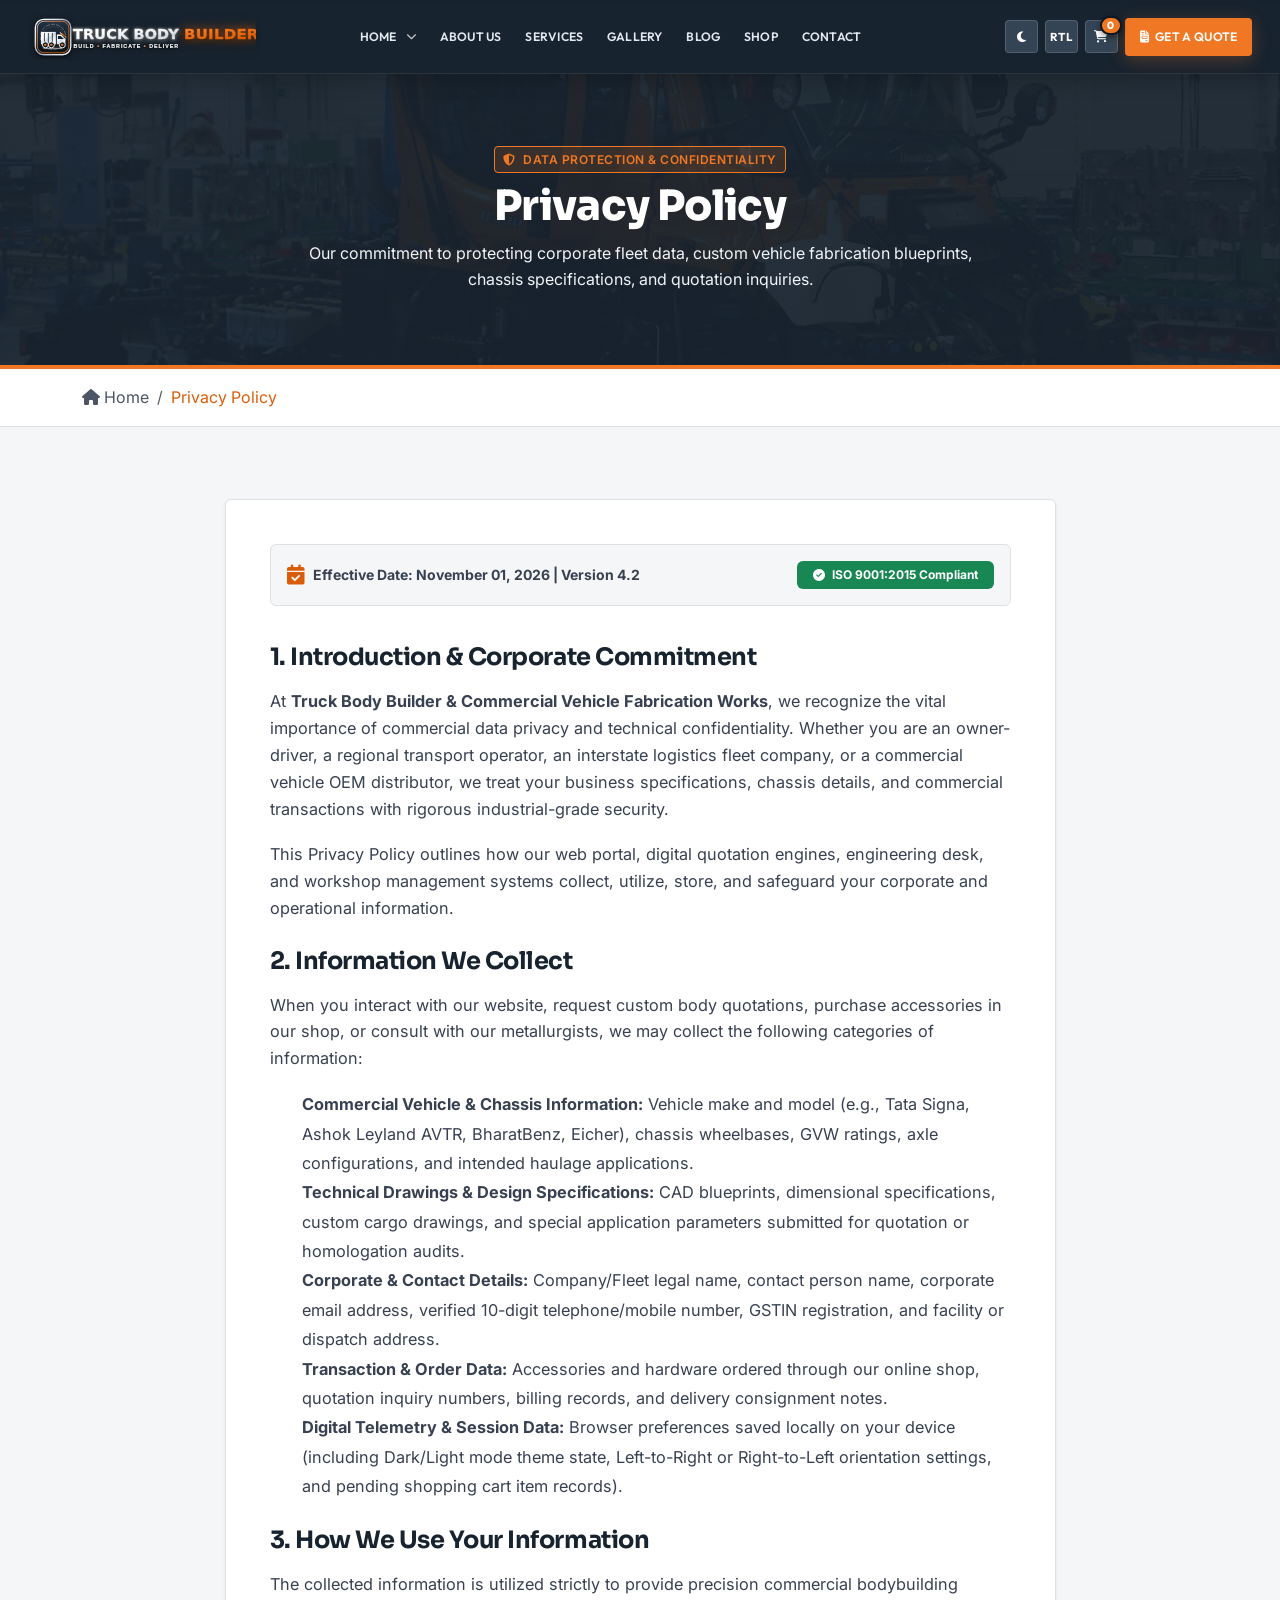
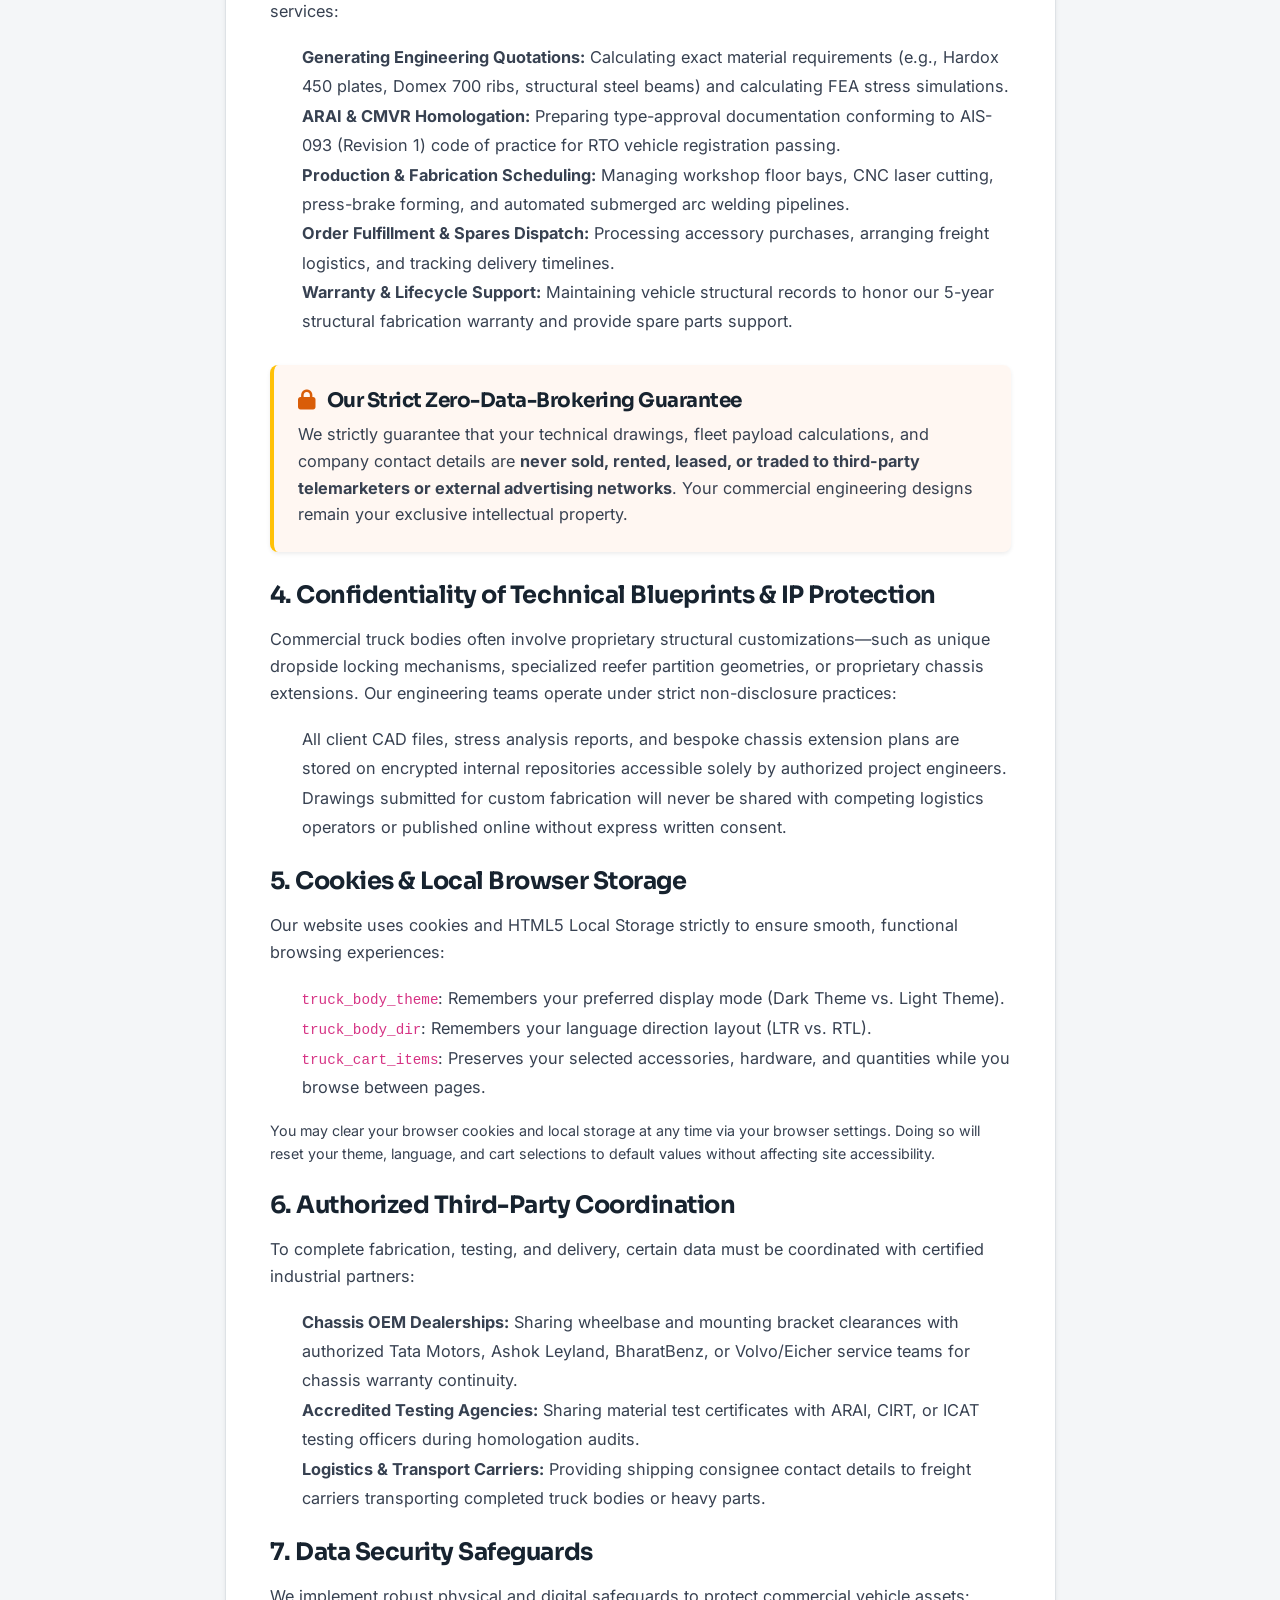
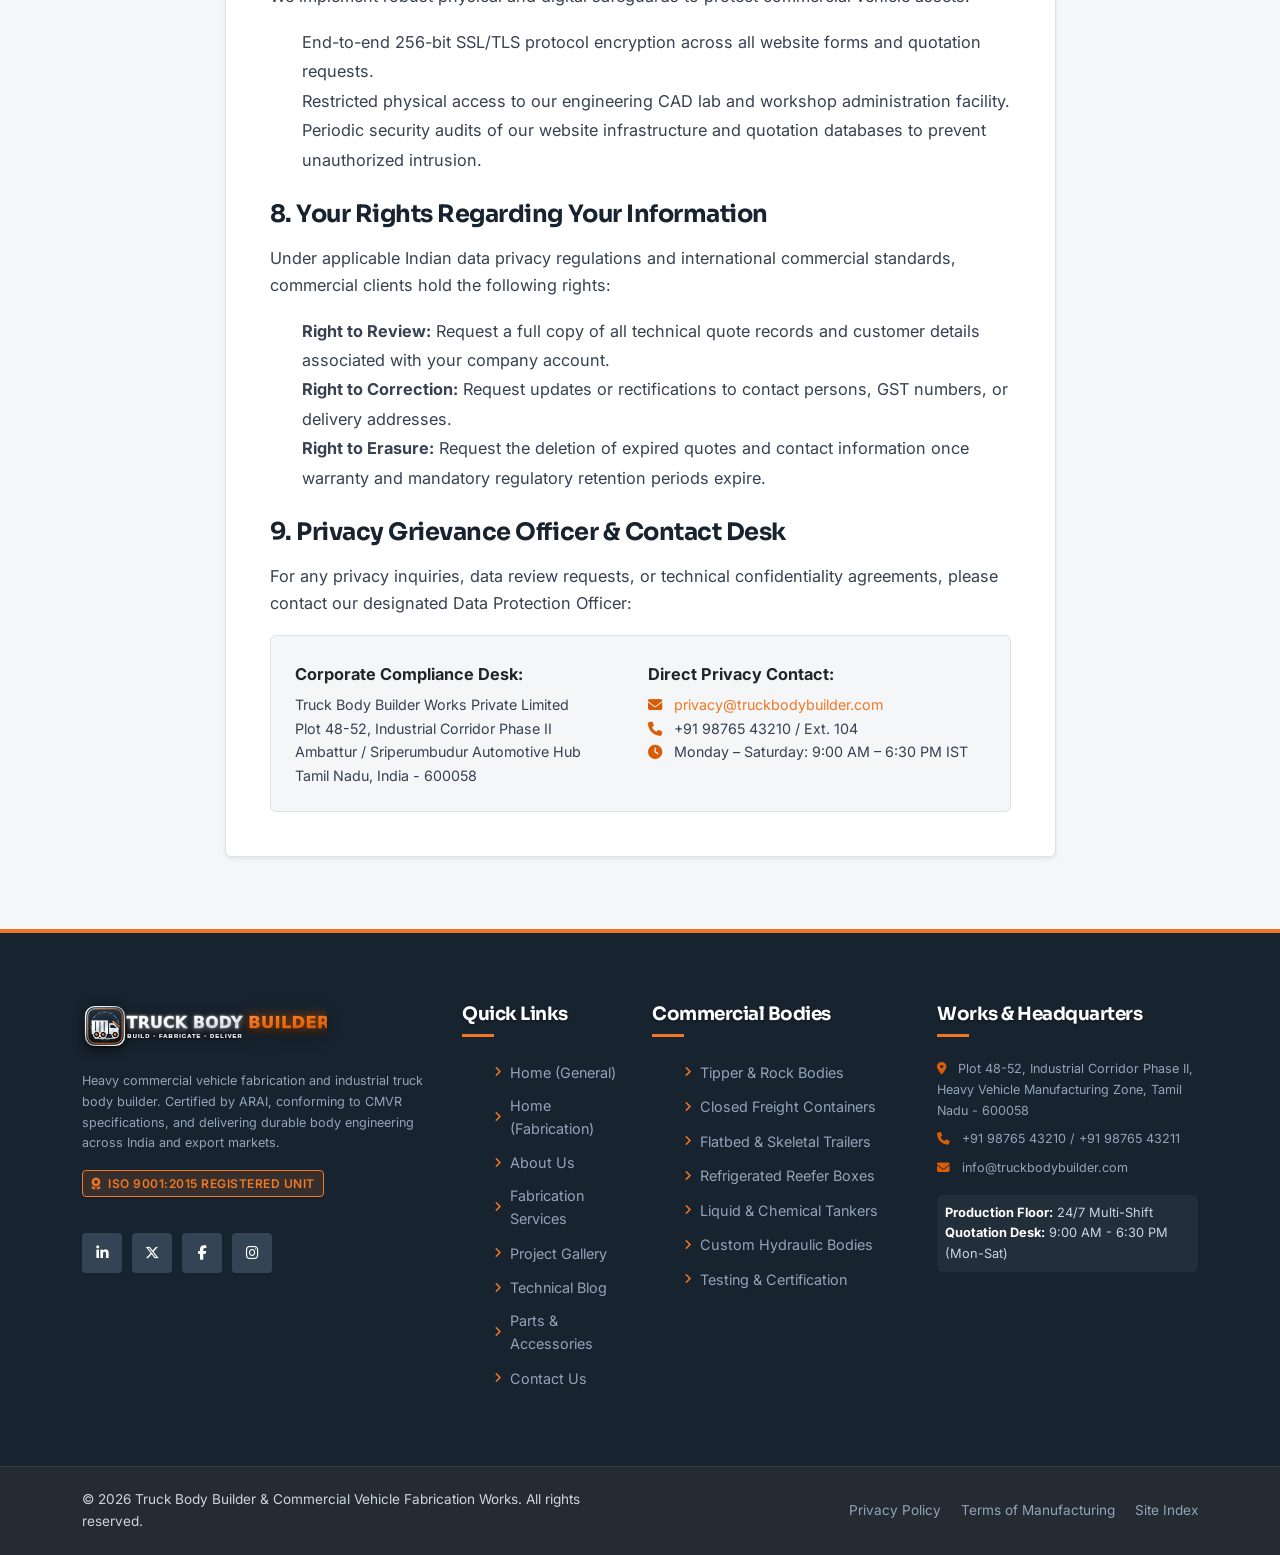
<file: privacy-policy.html>
<!DOCTYPE html>
<html lang="en">
<head>
  <meta charset="UTF-8">
  <meta name="viewport" content="width=device-width, initial-scale=1.0">
  <title>Privacy Policy & Data Protection | Truck Body Builder</title>
  <meta name="description" content="Commercial vehicle fabrication privacy policy: how Truck Body Builder protects client quotation data, vehicle specifications, CAD designs, and fleet information.">
  
  <!-- Favicon Suite -->
  <link rel="icon" type="image/svg+xml" href="assets/images/logo/favicon.svg">
  <link rel="icon" type="image/png" sizes="32x32" href="assets/images/logo/favicon-32x32.png">
  <link rel="icon" type="image/png" sizes="16x16" href="assets/images/logo/favicon-16x16.png">
  <link rel="apple-touch-icon" sizes="180x180" href="assets/images/logo/apple-touch-icon.png">
  <link rel="alternate icon" href="assets/images/logo/logo-compact.svg">

  <link href="https://cdn.jsdelivr.net/npm/bootstrap@5.3.3/dist/css/bootstrap.min.css" rel="stylesheet">
  <link rel="stylesheet" href="https://cdnjs.cloudflare.com/ajax/libs/font-awesome/6.5.1/css/all.min.css">
  
  <link rel="stylesheet" href="assets/css/style.css">
  <link rel="stylesheet" href="assets/css/responsive.css">
  <link rel="stylesheet" href="assets/css/dark-mode.css">
  <link rel="stylesheet" href="assets/css/premium-motion.css">
</head>
<body>

  <!-- Main Navigation Header -->
  <header class="site-header" id="siteHeader">
    <nav class="navbar navbar-expand-lg navbar-dark">
      <div class="container navbar-container">
        <!-- Brand Logo (Left) -->
        <a class="navbar-brand navbar-brand-industrial" href="index.html" aria-label="Truck Body Builder Homepage">
          <div class="brand-logo-wrap">
            <img src="assets/images/logo/logo-main.svg" alt="Truck Body Builder - Commercial Vehicle Fabrication" class="brand-logo-main">
            <div class="brand-logo-sheen"></div>
          </div>
        </a>

        <!-- Mobile Controls (Dark/Light Mode, RTL & Hamburger) -->
        <div class="mobile-nav-controls d-lg-none">
          <button class="header-icon-btn theme-toggle-btn" type="button" title="Toggle Dark/Light Mode" aria-label="Toggle Theme">
            <i class="fas fa-moon"></i>
          </button>
          <button class="header-icon-btn rtl-toggle-btn" type="button" title="Toggle RTL/LTR" aria-label="Toggle RTL">
            <span class="rtl-text">RTL</span>
          </button>
          <a href="cart.html" class="header-icon-btn cart-icon-btn position-relative" title="View Shopping Cart" aria-label="Shopping Cart">
            <i class="fas fa-shopping-cart"></i>
            <span class="cart-count-badge badge bg-warning text-dark position-absolute top-0 start-100 translate-middle rounded-pill" style="display: none; font-size: 0.65rem; padding: 0.25em 0.5em;">0</span>
          </a>
          <button class="navbar-toggler" type="button" id="navbarDrawerToggler" aria-label="Toggle navigation drawer" aria-expanded="false" aria-controls="navbarDrawer">
            <span class="navbar-toggler-icon"></span>
          </button>
        </div>

        <!-- Navigation Drawer & Menu -->
        <div class="navbar-drawer" id="navbarDrawer">
          <div class="drawer-header d-lg-none">
            <div class="drawer-brand">
              <a href="index.html" class="drawer-brand-link text-decoration-none" aria-label="Truck Body Builder Homepage">
                <img src="assets/images/logo/logo-main.svg" alt="Truck Body Builder" class="drawer-logo-img">
              </a>
            </div>
            <button type="button" class="drawer-close-btn" id="navbarDrawerClose" aria-label="Close navigation drawer">
              <i class="fas fa-times"></i>
            </button>
          </div>

          <ul class="navbar-nav mx-auto">
            <li class="nav-item dropdown">
              <a class="nav-link dropdown-toggle" href="#" role="button" data-bs-toggle="dropdown" aria-expanded="false">
                Home <i class="fas fa-chevron-down nav-chevron ms-1"></i>
              </a>
              <ul class="dropdown-menu dropdown-menu-industrial">
                <li><a class="dropdown-item" href="index.html"><i class="fas fa-truck-moving"></i> Commercial Vehicles</a></li>
                <li><a class="dropdown-item" href="home-2.html"><i class="fas fa-screwdriver-wrench"></i> Custom Fabrication</a></li>
              </ul>
            </li>
            <li class="nav-item">
              <a class="nav-link" href="about.html">About Us</a>
            </li>
            <li class="nav-item">
              <a class="nav-link" href="services.html">Services</a>
            </li>
            <li class="nav-item">
              <a class="nav-link" href="gallery.html">Gallery</a>
            </li>
            <li class="nav-item">
              <a class="nav-link" href="blog.html">Blog</a>
            </li>
            <li class="nav-item">
              <a class="nav-link" href="shop.html">Shop</a>
            </li>
            <li class="nav-item">
              <a class="nav-link" href="contact.html">Contact</a>
            </li>
          </ul>

          <div class="header-actions">
            <button class="header-icon-btn theme-toggle-btn d-none d-lg-inline-flex" type="button" title="Toggle Dark/Light Mode" aria-label="Toggle Theme">
              <i class="fas fa-moon"></i>
            </button>
            <button class="header-icon-btn rtl-toggle-btn d-none d-lg-inline-flex" type="button" title="Toggle RTL/LTR" aria-label="Toggle RTL">
              <span class="rtl-text">RTL</span>
            </button>
            <a href="cart.html" class="header-icon-btn cart-icon-btn position-relative d-none d-lg-inline-flex" title="View Shopping Cart" aria-label="Shopping Cart">
              <i class="fas fa-shopping-cart"></i>
              <span class="cart-count-badge badge bg-warning text-dark position-absolute top-0 start-100 translate-middle rounded-pill" style="display: none; font-size: 0.65rem; padding: 0.25em 0.5em;">0</span>
            </a>
            <a href="contact.html" class="btn btn-industrial nav-cta-btn">
              <i class="fas fa-file-invoice"></i> Get a Quote
            </a>
          </div>
        </div>
      </div>
    </nav>
  </header>

  <div class="drawer-backdrop" id="drawerBackdrop"></div>

  <main>
    <!-- PAGE BREADCRUMB HERO -->
    <section class="py-5 text-white" style="background: linear-gradient(rgba(23, 35, 47, 0.94), rgba(23, 35, 47, 0.94)), url('assets/images/about/facility-1.jpg') center/cover no-repeat; border-bottom: 4px solid var(--industrial-orange);">
      <div class="container py-4 text-center">
        <span class="badge-certified mb-2 d-inline-block"><i class="fas fa-shield-halved me-1"></i> Data Protection &amp; Confidentiality</span>
        <h1 class="display-5 fw-bold text-white mb-2" dir="auto">Privacy Policy</h1>
        <p class="text-light opacity-90 mx-auto mb-0" style="max-width: 680px;" dir="auto">
          Our commitment to protecting corporate fleet data, custom vehicle fabrication blueprints, chassis specifications, and quotation inquiries.
        </p>
      </div>
    </section>

    <!-- BREADCRUMB NAVIGATION -->
    <section class="py-3 bg-white border-bottom">
      <div class="container">
        <nav aria-label="breadcrumb">
          <ol class="breadcrumb mb-0 small">
            <li class="breadcrumb-item"><a href="index.html" class="text-muted"><i class="fas fa-home"></i> Home</a></li>
            <li class="breadcrumb-item active text-orange" aria-current="page">Privacy Policy</li>
          </ol>
        </nav>
      </div>
    </section>

    <!-- PRIVACY POLICY CONTENT SECTION -->
    <section class="py-5" style="background-color: var(--light-bg);">
      <div class="container py-lg-4">
        <div class="row justify-content-center">
          <div class="col-lg-10 col-xl-9">
            
            <div class="article-main-card bg-white rounded border shadow-sm">
              
              <!-- Effective Date & Policy Notice Banner -->
              <div class="d-flex flex-wrap align-items-center justify-content-between gap-3 p-3 mb-4 rounded border" style="background-color: var(--light-bg);">
                <div class="d-flex align-items-center gap-2">
                  <i class="fas fa-calendar-check text-orange fs-5"></i>
                  <span class="small fw-bold">Effective Date: November 01, 2026 | Version 4.2</span>
                </div>
                <span class="badge bg-success px-3 py-2 text-white"><i class="fas fa-check-circle me-1"></i> ISO 9001:2015 Compliant</span>
              </div>

              <div class="article-prose" style="font-size: 1.02rem; line-height: 1.8;">
                
                <h2 class="h4 fw-bold mb-3 text-dark">1. Introduction &amp; Corporate Commitment</h2>
                <p>
                  At <strong>Truck Body Builder &amp; Commercial Vehicle Fabrication Works</strong>, we recognize the vital importance of commercial data privacy and technical confidentiality. Whether you are an owner-driver, a regional transport operator, an interstate logistics fleet company, or a commercial vehicle OEM distributor, we treat your business specifications, chassis details, and commercial transactions with rigorous industrial-grade security.
                </p>
                <p>
                  This Privacy Policy outlines how our web portal, digital quotation engines, engineering desk, and workshop management systems collect, utilize, store, and safeguard your corporate and operational information.
                </p>

                <h2 class="h4 fw-bold mt-4 mb-3 text-dark">2. Information We Collect</h2>
                <p>
                  When you interact with our website, request custom body quotations, purchase accessories in our shop, or consult with our metallurgists, we may collect the following categories of information:
                </p>
                <ul>
                  <li><strong>Commercial Vehicle &amp; Chassis Information:</strong> Vehicle make and model (e.g., Tata Signa, Ashok Leyland AVTR, BharatBenz, Eicher), chassis wheelbases, GVW ratings, axle configurations, and intended haulage applications.</li>
                  <li><strong>Technical Drawings &amp; Design Specifications:</strong> CAD blueprints, dimensional specifications, custom cargo drawings, and special application parameters submitted for quotation or homologation audits.</li>
                  <li><strong>Corporate &amp; Contact Details:</strong> Company/Fleet legal name, contact person name, corporate email address, verified 10-digit telephone/mobile number, GSTIN registration, and facility or dispatch address.</li>
                  <li><strong>Transaction &amp; Order Data:</strong> Accessories and hardware ordered through our online shop, quotation inquiry numbers, billing records, and delivery consignment notes.</li>
                  <li><strong>Digital Telemetry &amp; Session Data:</strong> Browser preferences saved locally on your device (including Dark/Light mode theme state, Left-to-Right or Right-to-Left orientation settings, and pending shopping cart item records).</li>
                </ul>

                <h2 class="h4 fw-bold mt-4 mb-3 text-dark">3. How We Use Your Information</h2>
                <p>
                  The collected information is utilized strictly to provide precision commercial bodybuilding services:
                </p>
                <ul>
                  <li><strong>Generating Engineering Quotations:</strong> Calculating exact material requirements (e.g., Hardox 450 plates, Domex 700 ribs, structural steel beams) and calculating FEA stress simulations.</li>
                  <li><strong>ARAI &amp; CMVR Homologation:</strong> Preparing type-approval documentation conforming to AIS-093 (Revision 1) code of practice for RTO vehicle registration passing.</li>
                  <li><strong>Production &amp; Fabrication Scheduling:</strong> Managing workshop floor bays, CNC laser cutting, press-brake forming, and automated submerged arc welding pipelines.</li>
                  <li><strong>Order Fulfillment &amp; Spares Dispatch:</strong> Processing accessory purchases, arranging freight logistics, and tracking delivery timelines.</li>
                  <li><strong>Warranty &amp; Lifecycle Support:</strong> Maintaining vehicle structural records to honor our 5-year structural fabrication warranty and provide spare parts support.</li>
                </ul>

                <!-- Highlight Callout Box -->
                <div class="p-4 my-4 rounded border-start border-4 border-warning shadow-sm" style="background-color: rgba(240, 120, 36, 0.06);">
                  <h5 class="fw-bold mb-2 text-dark"><i class="fas fa-lock text-orange me-2"></i> Our Strict Zero-Data-Brokering Guarantee</h5>
                  <p class="mb-0">
                    We strictly guarantee that your technical drawings, fleet payload calculations, and company contact details are <strong>never sold, rented, leased, or traded to third-party telemarketers or external advertising networks</strong>. Your commercial engineering designs remain your exclusive intellectual property.
                  </p>
                </div>

                <h2 class="h4 fw-bold mt-4 mb-3 text-dark">4. Confidentiality of Technical Blueprints &amp; IP Protection</h2>
                <p>
                  Commercial truck bodies often involve proprietary structural customizations—such as unique dropside locking mechanisms, specialized reefer partition geometries, or proprietary chassis extensions. Our engineering teams operate under strict non-disclosure practices:
                </p>
                <ul>
                  <li>All client CAD files, stress analysis reports, and bespoke chassis extension plans are stored on encrypted internal repositories accessible solely by authorized project engineers.</li>
                  <li>Drawings submitted for custom fabrication will never be shared with competing logistics operators or published online without express written consent.</li>
                </ul>

                <h2 class="h4 fw-bold mt-4 mb-3 text-dark">5. Cookies &amp; Local Browser Storage</h2>
                <p>
                  Our website uses cookies and HTML5 Local Storage strictly to ensure smooth, functional browsing experiences:
                </p>
                <ul>
                  <li><code>truck_body_theme</code>: Remembers your preferred display mode (Dark Theme vs. Light Theme).</li>
                  <li><code>truck_body_dir</code>: Remembers your language direction layout (LTR vs. RTL).</li>
                  <li><code>truck_cart_items</code>: Preserves your selected accessories, hardware, and quantities while you browse between pages.</li>
                </ul>
                <p class="small text-muted">
                  You may clear your browser cookies and local storage at any time via your browser settings. Doing so will reset your theme, language, and cart selections to default values without affecting site accessibility.
                </p>

                <h2 class="h4 fw-bold mt-4 mb-3 text-dark">6. Authorized Third-Party Coordination</h2>
                <p>
                  To complete fabrication, testing, and delivery, certain data must be coordinated with certified industrial partners:
                </p>
                <ul>
                  <li><strong>Chassis OEM Dealerships:</strong> Sharing wheelbase and mounting bracket clearances with authorized Tata Motors, Ashok Leyland, BharatBenz, or Volvo/Eicher service teams for chassis warranty continuity.</li>
                  <li><strong>Accredited Testing Agencies:</strong> Sharing material test certificates with ARAI, CIRT, or ICAT testing officers during homologation audits.</li>
                  <li><strong>Logistics &amp; Transport Carriers:</strong> Providing shipping consignee contact details to freight carriers transporting completed truck bodies or heavy parts.</li>
                </ul>

                <h2 class="h4 fw-bold mt-4 mb-3 text-dark">7. Data Security Safeguards</h2>
                <p>
                  We implement robust physical and digital safeguards to protect commercial vehicle assets:
                </p>
                <ul>
                  <li>End-to-end 256-bit SSL/TLS protocol encryption across all website forms and quotation requests.</li>
                  <li>Restricted physical access to our engineering CAD lab and workshop administration facility.</li>
                  <li>Periodic security audits of our website infrastructure and quotation databases to prevent unauthorized intrusion.</li>
                </ul>

                <h2 class="h4 fw-bold mt-4 mb-3 text-dark">8. Your Rights Regarding Your Information</h2>
                <p>
                  Under applicable Indian data privacy regulations and international commercial standards, commercial clients hold the following rights:
                </p>
                <ul>
                  <li><strong>Right to Review:</strong> Request a full copy of all technical quote records and customer details associated with your company account.</li>
                  <li><strong>Right to Correction:</strong> Request updates or rectifications to contact persons, GST numbers, or delivery addresses.</li>
                  <li><strong>Right to Erasure:</strong> Request the deletion of expired quotes and contact information once warranty and mandatory regulatory retention periods expire.</li>
                </ul>

                <h2 class="h4 fw-bold mt-4 mb-3 text-dark">9. Privacy Grievance Officer &amp; Contact Desk</h2>
                <p>
                  For any privacy inquiries, data review requests, or technical confidentiality agreements, please contact our designated Data Protection Officer:
                </p>

                <!-- Grievance Card -->
                <div class="p-4 rounded border" style="background-color: var(--light-bg);">
                  <div class="row g-3">
                    <div class="col-md-6">
                      <strong class="d-block text-dark mb-1">Corporate Compliance Desk:</strong>
                      <p class="small text-muted mb-0">
                        Truck Body Builder Works Private Limited<br>
                        Plot 48-52, Industrial Corridor Phase II<br>
                        Ambattur / Sriperumbudur Automotive Hub<br>
                        Tamil Nadu, India - 600058
                      </p>
                    </div>
                    <div class="col-md-6">
                      <strong class="d-block text-dark mb-1">Direct Privacy Contact:</strong>
                      <p class="small text-muted mb-0">
                        <i class="fas fa-envelope text-orange me-2"></i> <a href="mailto:privacy@truckbodybuilder.com" class="text-decoration-none">privacy@truckbodybuilder.com</a><br>
                        <i class="fas fa-phone text-orange me-2"></i> +91 98765 43210 / Ext. 104<br>
                        <i class="fas fa-clock text-orange me-2"></i> Monday – Saturday: 9:00 AM – 6:30 PM IST
                      </p>
                    </div>
                  </div>
                </div>

              </div>
            </div>

          </div>
        </div>
      </div>
    </section>
  </main>

  <!-- INDUSTRIAL FOOTER -->
  <footer class="site-footer">
    <div class="container">
      <div class="row g-4">
        <!-- Col 1: Brand & Accreditation -->
        <div class="col-lg-4 col-md-6 footer-widget">
          <a href="index.html" class="footer-brand d-inline-block mb-3 text-decoration-none" title="Truck Body Builder - Back to Home">
            <div class="footer-logo-wrap">
              <img src="assets/images/logo/logo-main.svg" alt="Truck Body Builder - Heavy Commercial Vehicle Fabrication" class="footer-logo-img">
            </div>
          </a>
          <p class="text-muted small mb-3">
            Heavy commercial vehicle fabrication and industrial truck body builder. Certified by ARAI, conforming to CMVR specifications, and delivering durable body engineering across India and export markets.
          </p>
          <div class="badge-certified d-inline-block mb-3">
            <i class="fas fa-award me-1"></i> ISO 9001:2015 Registered Unit
          </div>
          <div class="social-links">
            <a href="https://linkedin.com" target="_blank" rel="noopener noreferrer" class="social-icon-btn" aria-label="LinkedIn"><i class="fab fa-linkedin-in"></i></a>
            <a href="https://twitter.com" target="_blank" rel="noopener noreferrer" class="social-icon-btn" aria-label="Twitter X"><i class="fab fa-x-twitter"></i></a>
            <a href="https://facebook.com" target="_blank" rel="noopener noreferrer" class="social-icon-btn" aria-label="Facebook"><i class="fab fa-facebook-f"></i></a>
            <a href="https://instagram.com" target="_blank" rel="noopener noreferrer" class="social-icon-btn" aria-label="Instagram"><i class="fab fa-instagram"></i></a>
          </div>
        </div>

        <!-- Col 2: Quick Links -->
        <div class="col-lg-2 col-md-6 footer-widget">
          <h5 class="text-white">Quick Links</h5>
          <ul class="footer-links">
            <li><a href="index.html"><i class="fas fa-angle-right"></i> Home (General)</a></li>
            <li><a href="home-2.html"><i class="fas fa-angle-right"></i> Home (Fabrication)</a></li>
            <li><a href="about.html"><i class="fas fa-angle-right"></i> About Us</a></li>
            <li><a href="services.html"><i class="fas fa-angle-right"></i> Fabrication Services</a></li>
            <li><a href="gallery.html"><i class="fas fa-angle-right"></i> Project Gallery</a></li>
            <li><a href="blog.html"><i class="fas fa-angle-right"></i> Technical Blog</a></li>
            <li><a href="shop.html"><i class="fas fa-angle-right"></i> Parts & Accessories</a></li>
            <li><a href="contact.html"><i class="fas fa-angle-right"></i> Contact Us</a></li>
          </ul>
        </div>

        <!-- Col 3: Vehicle Body Types -->
        <div class="col-lg-3 col-md-6 footer-widget">
          <h5 class="text-white">Commercial Bodies</h5>
          <ul class="footer-links">
            <li><a href="services.html"><i class="fas fa-angle-right"></i> Tipper &amp; Rock Bodies</a></li>
            <li><a href="services.html"><i class="fas fa-angle-right"></i> Closed Freight Containers</a></li>
            <li><a href="services.html"><i class="fas fa-angle-right"></i> Flatbed &amp; Skeletal Trailers</a></li>
            <li><a href="services.html"><i class="fas fa-angle-right"></i> Refrigerated Reefer Boxes</a></li>
            <li><a href="services.html"><i class="fas fa-angle-right"></i> Liquid &amp; Chemical Tankers</a></li>
            <li><a href="services.html"><i class="fas fa-angle-right"></i> Custom Hydraulic Bodies</a></li>
            <li><a href="service-details.html"><i class="fas fa-angle-right"></i> Testing &amp; Certification</a></li>
          </ul>
        </div>

        <!-- Col 4: Contact & Workshop Details -->
        <div class="col-lg-3 col-md-6 footer-widget">
          <h5 class="text-white">Works &amp; Headquarters</h5>
          <p class="text-muted small mb-2">
            <i class="fas fa-map-marker-alt text-orange me-2"></i>
            Plot 48-52, Industrial Corridor Phase II, Heavy Vehicle Manufacturing Zone, Tamil Nadu - 600058
          </p>
          <p class="text-muted small mb-2">
            <i class="fas fa-phone text-orange me-2"></i>
            +91 98765 43210 / +91 98765 43211
          </p>
          <p class="text-muted small mb-3">
            <i class="fas fa-envelope text-orange me-2"></i>
            info@truckbodybuilder.com
          </p>
          <div class="footer-timing p-2 rounded" style="background: rgba(255, 255, 255, 0.05); font-size: 0.8rem;">
            <div><strong>Production Floor:</strong> 24/7 Multi-Shift</div>
            <div><strong>Quotation Desk:</strong> 9:00 AM - 6:30 PM (Mon-Sat)</div>
          </div>
        </div>
      </div>
    </div>

    <!-- Bottom Copyright & Legal Links -->
    <div class="footer-bottom">
      <div class="container">
        <div class="row align-items-center">
          <div class="col-md-6 text-center text-md-start mb-2 mb-md-0">
            &copy; 2026 Truck Body Builder &amp; Commercial Vehicle Fabrication Works. All rights reserved.
          </div>
          <div class="col-md-6 text-center text-md-end">
            <div class="footer-bottom-links">
              <a href="privacy-policy.html">Privacy Policy</a>
              <a href="services.html">Terms of Manufacturing</a>
              <a href="services.html">Site Index</a>
            </div>
          </div>
        </div>
      </div>
    </div>
  </footer>

  <button id="backToTopBtn" class="back-to-top" title="Back to top" aria-label="Back to top">
    <i class="fas fa-chevron-up"></i>
  </button>

  <script src="https://cdn.jsdelivr.net/npm/bootstrap@5.3.3/dist/js/bootstrap.bundle.min.js"></script>
  <script src="assets/js/theme.js"></script>
  <script src="assets/js/cart.js"></script>
  <script src="assets/js/gallery.js"></script>
  <script src="assets/js/main.js"></script>
  <script src="assets/js/premium-motion.js" defer></script>
</body>
</html>
</file>
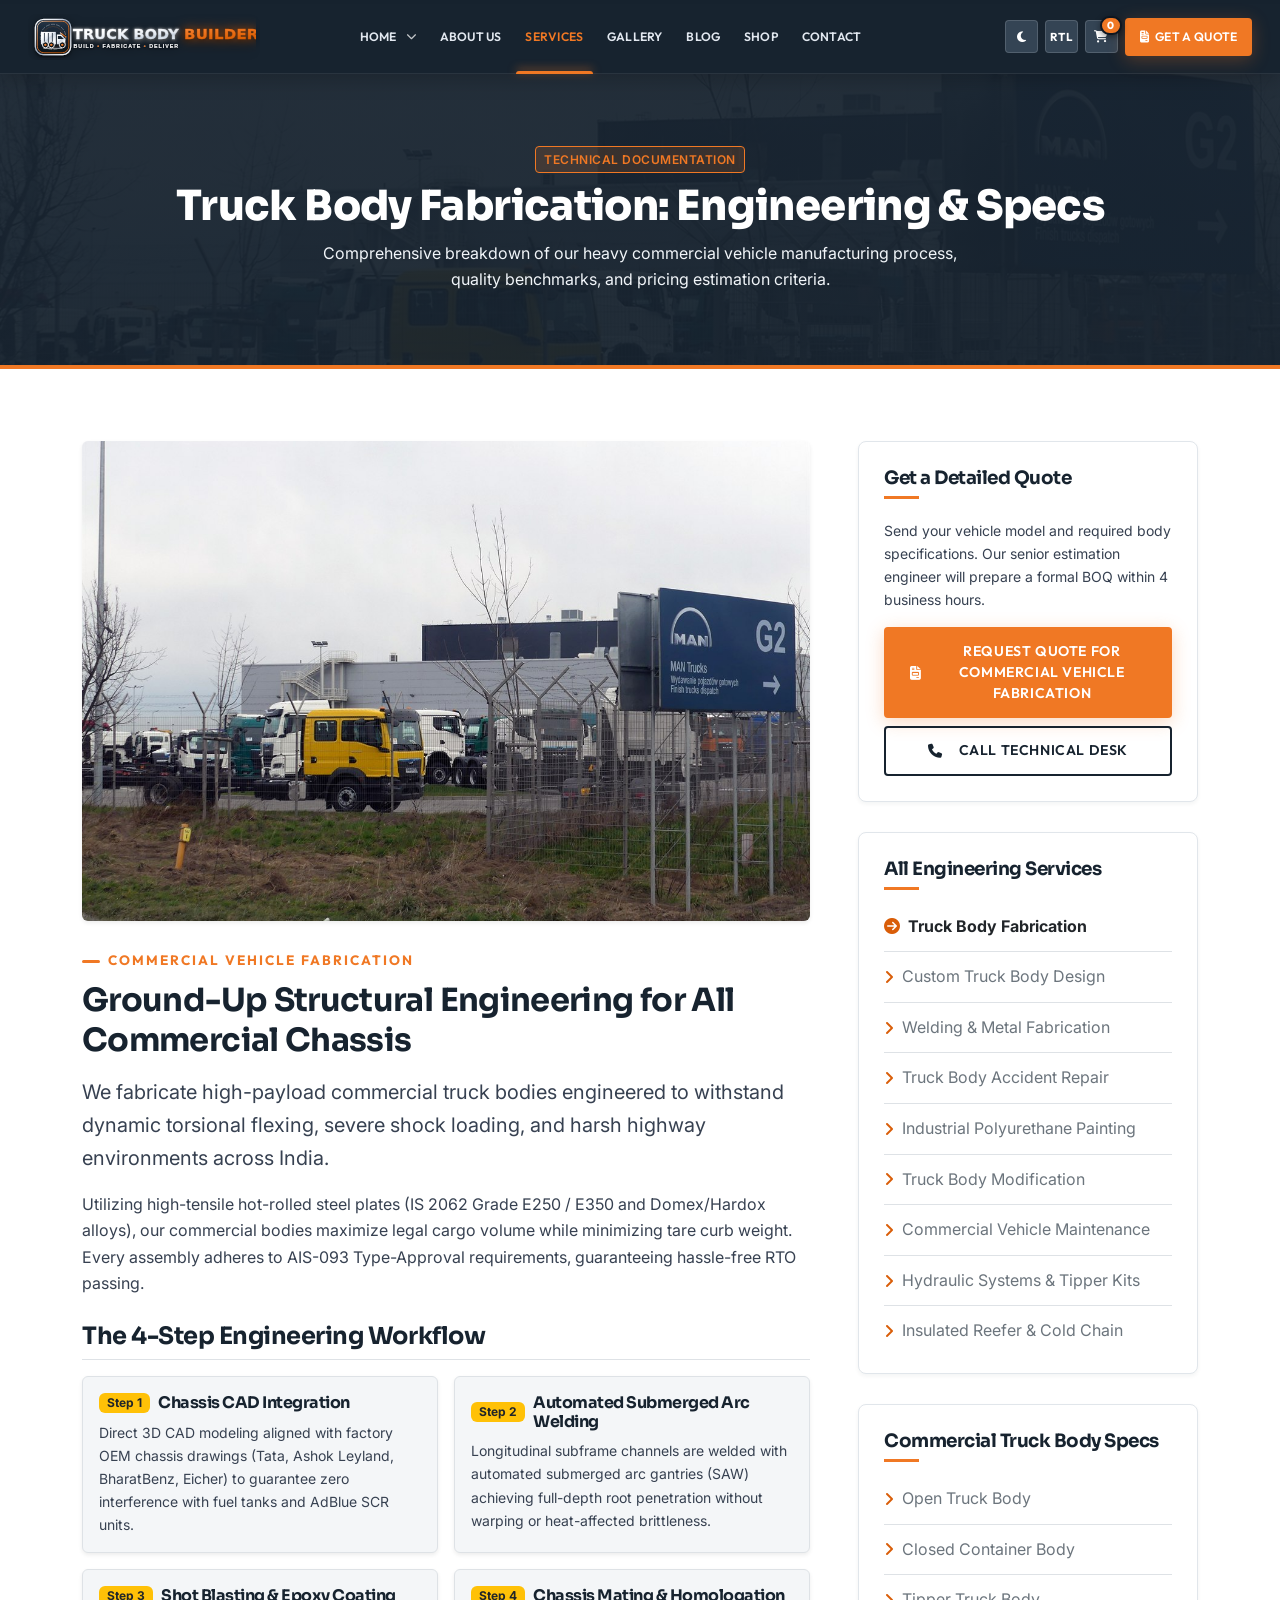
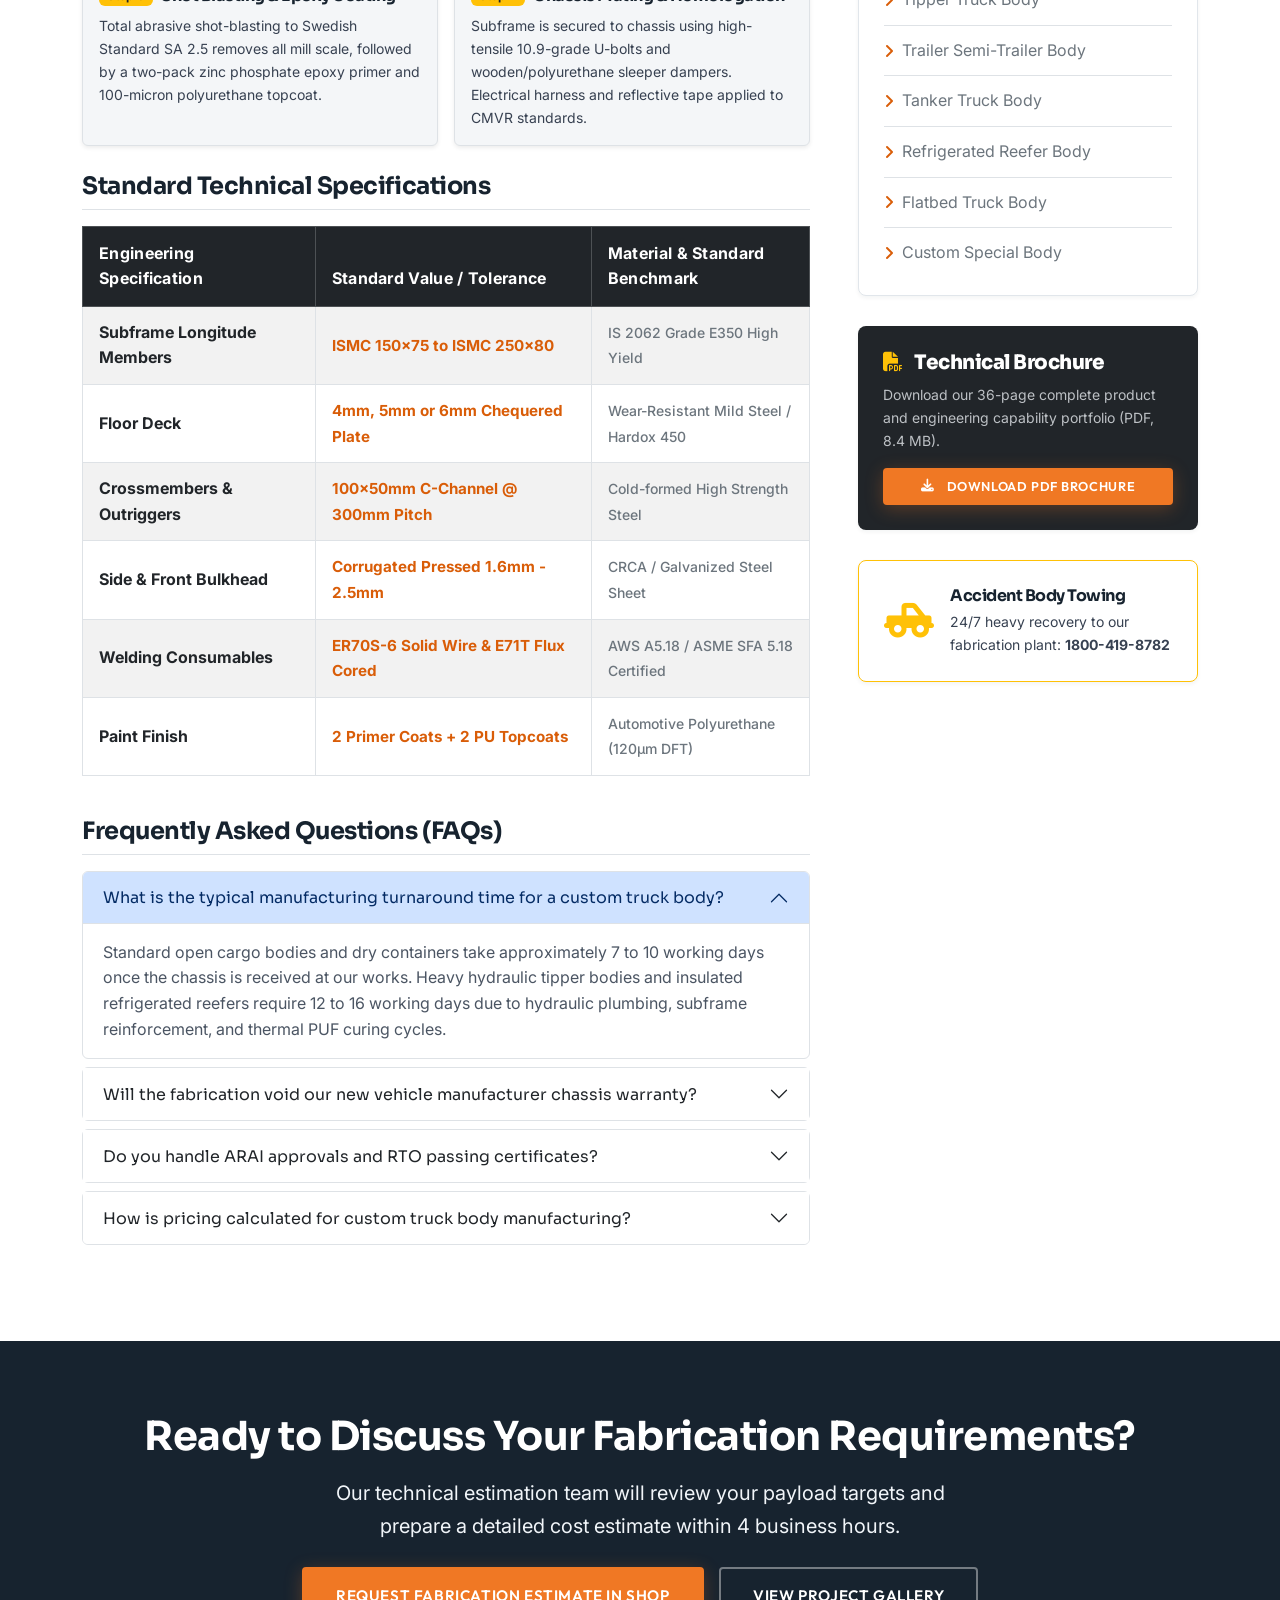
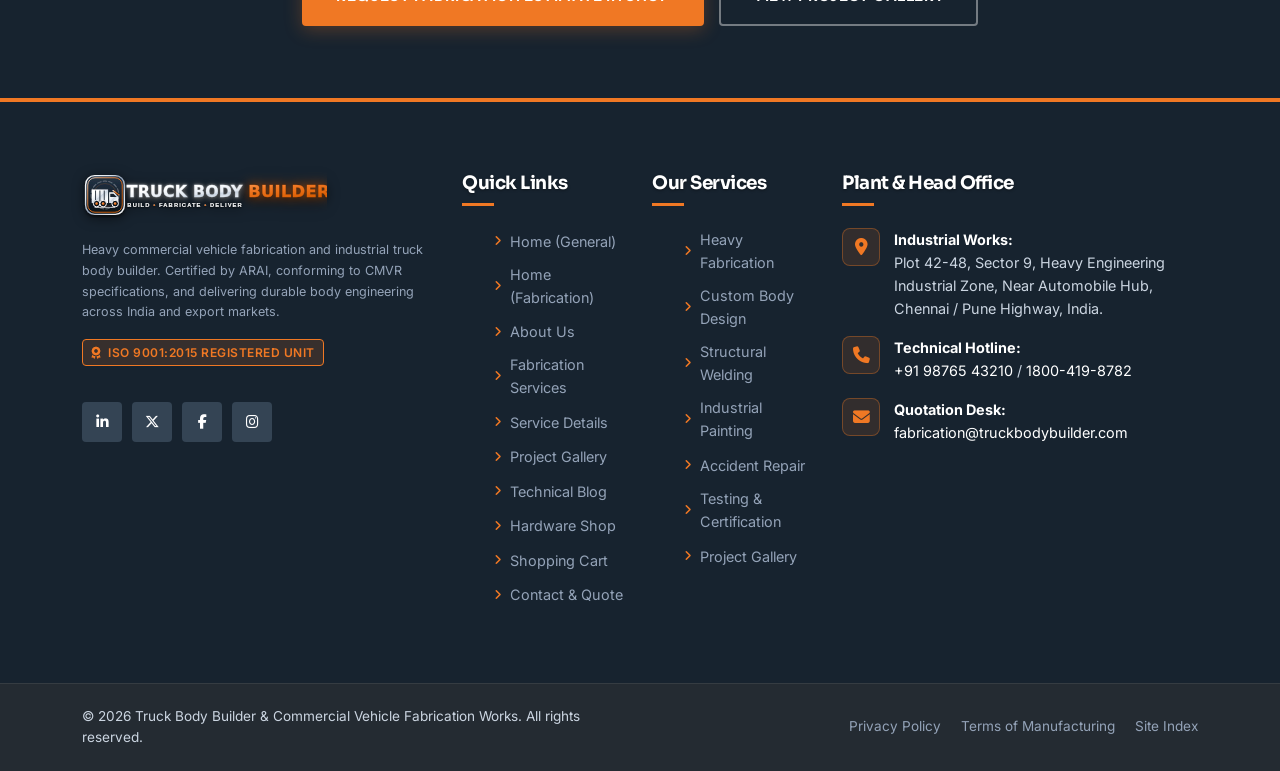
<file: service-details.html>
<!DOCTYPE html>
<html lang="en">
<head>
  <meta charset="UTF-8">
  <meta name="viewport" content="width=device-width, initial-scale=1.0">
  <title>Service Details & Technical Specifications | Truck Body Builder</title>
  <meta name="description" content="In-depth service specifications, manufacturing methodology, quality assurance checkpoints, engineering FAQs, and pricing estimation criteria.">
  
  <!-- Favicon Suite -->
  <link rel="icon" type="image/svg+xml" href="assets/images/logo/favicon.svg">
  <link rel="icon" type="image/png" sizes="32x32" href="assets/images/logo/favicon-32x32.png">
  <link rel="icon" type="image/png" sizes="16x16" href="assets/images/logo/favicon-16x16.png">
  <link rel="apple-touch-icon" sizes="180x180" href="assets/images/logo/apple-touch-icon.png">
  <link rel="alternate icon" href="assets/images/logo/logo-compact.svg">

  <link href="https://cdn.jsdelivr.net/npm/bootstrap@5.3.3/dist/css/bootstrap.min.css" rel="stylesheet">
  <link rel="stylesheet" href="https://cdnjs.cloudflare.com/ajax/libs/font-awesome/6.5.1/css/all.min.css">
  
  <link rel="stylesheet" href="assets/css/style.css">
  <link rel="stylesheet" href="assets/css/responsive.css">
  <link rel="stylesheet" href="assets/css/dark-mode.css">
  <link rel="stylesheet" href="assets/css/premium-motion.css">
</head>
<body>

  <!-- Main Navigation Header -->
  <header class="site-header" id="siteHeader">
    <nav class="navbar navbar-expand-lg navbar-dark">
      <div class="container navbar-container">
        <!-- Brand Logo (Left) -->
        <a class="navbar-brand navbar-brand-industrial" href="index.html" aria-label="Truck Body Builder Homepage">
          <div class="brand-logo-wrap">
            <img src="assets/images/logo/logo-main.svg" alt="Truck Body Builder - Commercial Vehicle Fabrication" class="brand-logo-main">
            <div class="brand-logo-sheen"></div>
          </div>
        </a>

        <!-- Mobile Controls (Dark/Light Mode, RTL & Hamburger) -->
        <div class="mobile-nav-controls d-lg-none">
          <button class="header-icon-btn theme-toggle-btn" type="button" title="Toggle Dark/Light Mode" aria-label="Toggle Theme">
            <i class="fas fa-moon"></i>
          </button>
          <button class="header-icon-btn rtl-toggle-btn" type="button" title="Toggle RTL/LTR" aria-label="Toggle RTL">
            <span class="rtl-text">RTL</span>
          </button>
          <!-- Cart Icon with Live Badge (Mobile) -->
          <a href="cart.html" class="header-icon-btn cart-icon-btn position-relative" title="View Shopping Cart" aria-label="Shopping Cart">
            <i class="fas fa-shopping-cart"></i>
            <span class="cart-count-badge badge bg-warning text-dark position-absolute top-0 start-100 translate-middle rounded-pill" style="display: none; font-size: 0.65rem; padding: 0.25em 0.5em;">0</span>
          </a>
          <button class="navbar-toggler" type="button" id="navbarDrawerToggler" aria-label="Toggle navigation drawer" aria-expanded="false" aria-controls="navbarDrawer">
            <span class="navbar-toggler-icon"></span>
          </button>
        </div>

        <!-- Navigation Drawer & Menu (Centered on Desktop, Slide-in Drawer on Mobile) -->
        <div class="navbar-drawer" id="navbarDrawer">
          <!-- Mobile Drawer Header -->
          <div class="drawer-header d-lg-none">
            <div class="drawer-brand">
              <a href="index.html" class="drawer-brand-link text-decoration-none" aria-label="Truck Body Builder Homepage">
                <img src="assets/images/logo/logo-main.svg" alt="Truck Body Builder" class="drawer-logo-img">
              </a>
            </div>
            <button type="button" class="drawer-close-btn" id="navbarDrawerClose" aria-label="Close navigation drawer">
              <i class="fas fa-times"></i>
            </button>
          </div>

          <!-- Centered Navigation Links on Desktop -->
          <ul class="navbar-nav mx-auto">
            <li class="nav-item dropdown">
              <a class="nav-link dropdown-toggle" href="#" role="button" data-bs-toggle="dropdown" aria-expanded="false">
                Home <i class="fas fa-chevron-down nav-chevron ms-1"></i>
              </a>
              <ul class="dropdown-menu dropdown-menu-industrial">
                <li><a class="dropdown-item" href="index.html"><i class="fas fa-truck-moving"></i> Commercial Vehicles</a></li>
                <li><a class="dropdown-item" href="home-2.html"><i class="fas fa-screwdriver-wrench"></i> Custom Fabrication</a></li>
              </ul>
            </li>
            <li class="nav-item">
              <a class="nav-link" href="about.html">About Us</a>
            </li>
            <li class="nav-item">
              <a class="nav-link active" href="services.html">Services</a>
            </li>
            <li class="nav-item">
              <a class="nav-link" href="gallery.html">Gallery</a>
            </li>
            <li class="nav-item">
              <a class="nav-link" href="blog.html">Blog</a>
            </li>
            <li class="nav-item">
              <a class="nav-link" href="shop.html">Shop</a>
            </li>
<li class="nav-item">
              <a class="nav-link" href="contact.html">Contact</a>
            </li>
          </ul>

          <!-- Desktop & Mobile Header Actions (Right) -->
          <div class="header-actions">
            <!-- Theme & RTL Toggles (Desktop only >=992px) -->
            <button class="header-icon-btn theme-toggle-btn d-none d-lg-inline-flex" type="button" title="Toggle Dark/Light Mode" aria-label="Toggle Theme">
              <i class="fas fa-moon"></i>
            </button>
            <button class="header-icon-btn rtl-toggle-btn d-none d-lg-inline-flex" type="button" title="Toggle RTL/LTR" aria-label="Toggle RTL">
              <span class="rtl-text">RTL</span>
            </button>

            <!-- CTA "Get a Quote" -->
            <!-- Cart Icon with Live Badge (Desktop) -->
            <a href="cart.html" class="header-icon-btn cart-icon-btn position-relative d-none d-lg-inline-flex" title="View Shopping Cart" aria-label="Shopping Cart">
              <i class="fas fa-shopping-cart"></i>
              <span class="cart-count-badge badge bg-warning text-dark position-absolute top-0 start-100 translate-middle rounded-pill" style="display: none; font-size: 0.65rem; padding: 0.25em 0.5em;">0</span>
            </a>
<a href="contact.html" class="btn btn-industrial nav-cta-btn">
              <i class="fas fa-file-invoice"></i> Get a Quote
            </a>
          </div>
        </div>
      </div>
    </nav>
  </header>

  <!-- Mobile Backdrop Overlay (<992px) -->
  <div class="drawer-backdrop" id="drawerBackdrop"></div>

  <main>
    <!-- BREADCRUMB HERO -->
    <section class="py-5 text-white" id="serviceHeroSection" style="background: linear-gradient(rgba(23, 35, 47, 0.94), rgba(23, 35, 47, 0.94)), url('assets/images/services/service-fabrication.jpg') center/cover no-repeat; border-bottom: 4px solid var(--industrial-orange);">
      <div class="container py-4 text-center">
        <span class="badge-certified mb-2 d-inline-block">Technical Documentation</span>
        <h1 class="display-5 fw-bold text-white mb-2" id="serviceHeroTitle" dir="auto">Truck Body Fabrication: Engineering & Specs</h1>
        <p class="text-light opacity-90 mx-auto mb-0" id="serviceHeroSubtitle" style="max-width: 650px;" dir="auto">
          Comprehensive breakdown of our heavy commercial vehicle manufacturing process, quality benchmarks, and pricing estimation criteria.
        </p>
      </div>
    </section>

    <!-- MAIN SERVICE DETAIL CONTENT -->
    <section class="py-5 bg-white">
      <div class="container py-lg-4">
        <div class="row g-5">
          
          <!-- Left Column: Detailed Service Info -->
          <div class="col-lg-8">
            <div class="mb-4">
              <img id="serviceMainImg" src="assets/images/services/service-fabrication.jpg" alt="Commercial Vehicle Engineering & Specs" class="rounded w-100 shadow-sm img-fluid" style="width: 100%; max-height: 480px; min-height: 220px; object-fit: cover;">
            </div>

            <div class="section-subtitle" id="serviceSubtitle">Commercial Vehicle Fabrication</div>
            <h2 class="h2 fw-bold mb-3" id="serviceMainHeading">Ground-Up Structural Engineering for All Commercial Chassis</h2>
            
            <p class="lead text-dark fw-normal mb-3" id="serviceLead">
              We fabricate high-payload commercial truck bodies engineered to withstand dynamic torsional flexing, severe shock loading, and harsh highway environments across India.
            </p>
            <p class="text-muted mb-4" id="serviceDesc">
              Utilizing high-tensile hot-rolled steel plates (IS 2062 Grade E250 / E350 and Domex/Hardox alloys), our commercial bodies maximize legal cargo volume while minimizing tare curb weight. Every assembly adheres to AIS-093 Type-Approval requirements, guaranteeing hassle-free RTO passing.
            </p>

            <h3 class="h4 fw-bold mb-3 border-bottom pb-2">The 4-Step Engineering Workflow</h3>
            <div class="row g-3 mb-4" id="serviceWorkflow">
              <div class="col-md-6">
                <div class="p-3 border rounded bg-light">
                  <div class="d-flex align-items-center gap-2 mb-2">
                    <span class="badge bg-warning text-dark fw-bold">Step 1</span>
                    <h6 class="fw-bold mb-0">Chassis CAD Integration</h6>
                  </div>
                  <p class="small text-muted mb-0">Direct 3D CAD modeling aligned with factory OEM chassis drawings (Tata, Ashok Leyland, BharatBenz, Eicher) to guarantee zero interference with fuel tanks and AdBlue SCR units.</p>
                </div>
              </div>
              <div class="col-md-6">
                <div class="p-3 border rounded bg-light">
                  <div class="d-flex align-items-center gap-2 mb-2">
                    <span class="badge bg-warning text-dark fw-bold">Step 2</span>
                    <h6 class="fw-bold mb-0">Automated Submerged Arc Welding</h6>
                  </div>
                  <p class="small text-muted mb-0">Longitudinal subframe channels are welded with automated submerged arc gantries (SAW) achieving full-depth root penetration without warping or heat-affected brittleness.</p>
                </div>
              </div>
              <div class="col-md-6">
                <div class="p-3 border rounded bg-light">
                  <div class="d-flex align-items-center gap-2 mb-2">
                    <span class="badge bg-warning text-dark fw-bold">Step 3</span>
                    <h6 class="fw-bold mb-0">Shot Blasting & Epoxy Coating</h6>
                  </div>
                  <p class="small text-muted mb-0">Total abrasive shot-blasting to Swedish Standard SA 2.5 removes all mill scale, followed by a two-pack zinc phosphate epoxy primer and 100-micron polyurethane topcoat.</p>
                </div>
              </div>
              <div class="col-md-6">
                <div class="p-3 border rounded bg-light">
                  <div class="d-flex align-items-center gap-2 mb-2">
                    <span class="badge bg-warning text-dark fw-bold">Step 4</span>
                    <h6 class="fw-bold mb-0">Chassis Mating & Homologation</h6>
                  </div>
                  <p class="small text-muted mb-0">Subframe is secured to chassis using high-tensile 10.9-grade U-bolts and wooden/polyurethane sleeper dampers. Electrical harness and reflective tape applied to CMVR standards.</p>
                </div>
              </div>
            </div>

            <!-- Technical Specifications Table -->
            <h3 class="h4 fw-bold mb-3 border-bottom pb-2">Standard Technical Specifications</h3>
            <div class="table-responsive mb-4">
              <table class="table table-bordered table-striped align-middle">
                <thead class="table-dark">
                  <tr>
                    <th scope="col" style="width: 32%; padding: 14px 16px; font-weight: 700; letter-spacing: 0.3px;">Engineering Specification</th>
                    <th scope="col" style="width: 38%; padding: 14px 16px; font-weight: 700; letter-spacing: 0.3px;">Standard Value / Tolerance</th>
                    <th scope="col" style="width: 30%; padding: 14px 16px; font-weight: 700; letter-spacing: 0.3px;">Material & Standard Benchmark</th>
                  </tr>
                </thead>
                <tbody id="serviceSpecsBody">
                  <tr>
                    <td style="padding: 13px 16px; vertical-align: middle;"><strong class="text-dark spec-title">Subframe Longitude Members</strong></td>
                    <td style="padding: 13px 16px; vertical-align: middle;"><span class="fw-bold text-orange table-spec-val" style="color: #D95D08; font-size: 0.95rem;">ISMC 150x75 to ISMC 250x80</span></td>
                    <td style="padding: 13px 16px; vertical-align: middle;"><span class="text-secondary small fw-medium spec-material">IS 2062 Grade E350 High Yield</span></td>
                  </tr>
                  <tr>
                    <td style="padding: 13px 16px; vertical-align: middle;"><strong class="text-dark spec-title">Floor Deck</strong></td>
                    <td style="padding: 13px 16px; vertical-align: middle;"><span class="fw-bold text-orange table-spec-val" style="color: #D95D08; font-size: 0.95rem;">4mm, 5mm or 6mm Chequered Plate</span></td>
                    <td style="padding: 13px 16px; vertical-align: middle;"><span class="text-secondary small fw-medium spec-material">Wear-Resistant Mild Steel / Hardox 450</span></td>
                  </tr>
                  <tr>
                    <td style="padding: 13px 16px; vertical-align: middle;"><strong class="text-dark spec-title">Crossmembers & Outriggers</strong></td>
                    <td style="padding: 13px 16px; vertical-align: middle;"><span class="fw-bold text-orange table-spec-val" style="color: #D95D08; font-size: 0.95rem;">100x50mm C-Channel @ 300mm Pitch</span></td>
                    <td style="padding: 13px 16px; vertical-align: middle;"><span class="text-secondary small fw-medium spec-material">Cold-formed High Strength Steel</span></td>
                  </tr>
                  <tr>
                    <td style="padding: 13px 16px; vertical-align: middle;"><strong class="text-dark spec-title">Side & Front Bulkhead</strong></td>
                    <td style="padding: 13px 16px; vertical-align: middle;"><span class="fw-bold text-orange table-spec-val" style="color: #D95D08; font-size: 0.95rem;">Corrugated Pressed 1.6mm - 2.5mm</span></td>
                    <td style="padding: 13px 16px; vertical-align: middle;"><span class="text-secondary small fw-medium spec-material">CRCA / Galvanized Steel Sheet</span></td>
                  </tr>
                  <tr>
                    <td style="padding: 13px 16px; vertical-align: middle;"><strong class="text-dark spec-title">Welding Consumables</strong></td>
                    <td style="padding: 13px 16px; vertical-align: middle;"><span class="fw-bold text-orange table-spec-val" style="color: #D95D08; font-size: 0.95rem;">ER70S-6 Solid Wire & E71T Flux Cored</span></td>
                    <td style="padding: 13px 16px; vertical-align: middle;"><span class="text-secondary small fw-medium spec-material">AWS A5.18 / ASME SFA 5.18 Certified</span></td>
                  </tr>
                  <tr>
                    <td style="padding: 13px 16px; vertical-align: middle;"><strong class="text-dark spec-title">Paint Finish</strong></td>
                    <td style="padding: 13px 16px; vertical-align: middle;"><span class="fw-bold text-orange table-spec-val" style="color: #D95D08; font-size: 0.95rem;">2 Primer Coats + 2 PU Topcoats</span></td>
                    <td style="padding: 13px 16px; vertical-align: middle;"><span class="text-secondary small fw-medium spec-material">Automotive Polyurethane (120µm DFT)</span></td>
                  </tr>
                </tbody>
              </table>
            </div>

            <!-- Service FAQs Accordion -->
            <h3 class="h4 fw-bold mb-3 border-bottom pb-2">Frequently Asked Questions (FAQs)</h3>
            <div class="accordion mb-4" id="serviceFaqAccordion">
              <div class="accordion-item border rounded mb-2">
                <h4 class="accordion-header" id="headingOne">
                  <button class="accordion-button" type="button" data-bs-toggle="collapse" data-bs-target="#collapseOne" aria-expanded="true" aria-controls="collapseOne">
                    What is the typical manufacturing turnaround time for a custom truck body?
                  </button>
                </h4>
                <div id="collapseOne" class="accordion-collapse collapse show" aria-labelledby="headingOne" data-bs-parent="#serviceFaqAccordion">
                  <div class="accordion-body text-muted">
                    Standard open cargo bodies and dry containers take approximately 7 to 10 working days once the chassis is received at our works. Heavy hydraulic tipper bodies and insulated refrigerated reefers require 12 to 16 working days due to hydraulic plumbing, subframe reinforcement, and thermal PUF curing cycles.
                  </div>
                </div>
              </div>

              <div class="accordion-item border rounded mb-2">
                <h4 class="accordion-header" id="headingTwo">
                  <button class="accordion-button collapsed" type="button" data-bs-toggle="collapse" data-bs-target="#collapseTwo" aria-expanded="false" aria-controls="collapseTwo">
                    Will the fabrication void our new vehicle manufacturer chassis warranty?
                  </button>
                </h4>
                <div id="collapseTwo" class="accordion-collapse collapse" aria-labelledby="headingTwo" data-bs-parent="#serviceFaqAccordion">
                  <div class="accordion-body text-muted">
                    No. As an authorized commercial vehicle body builder, we strictly follow the OEM Body Builder Guidelines (BBG) issued by Tata Motors, Ashok Leyland, BharatBenz, and Eicher. We never drill into or weld onto chassis flanges; all subframes are anchored via pre-existing mounting holes and flexible U-bolt clamps.
                  </div>
                </div>
              </div>

              <div class="accordion-item border rounded mb-2">
                <h4 class="accordion-header" id="headingThree">
                  <button class="accordion-button collapsed" type="button" data-bs-toggle="collapse" data-bs-target="#collapseThree" aria-expanded="false" aria-controls="collapseThree">
                    Do you handle ARAI approvals and RTO passing certificates?
                  </button>
                </h4>
                <div id="collapseThree" class="accordion-collapse collapse" aria-labelledby="headingThree" data-bs-parent="#serviceFaqAccordion">
                  <div class="accordion-body text-muted">
                    Yes. All our commercial body designs possess AIS-093 type approval and CMVR extensions. We provide the complete set of Form 22A/22B certificates, certified weighbridge receipts, and compliance drawings required for immediate RTO registration.
                  </div>
                </div>
              </div>

              <div class="accordion-item border rounded mb-2">
                <h4 class="accordion-header" id="headingFour">
                  <button class="accordion-button collapsed" type="button" data-bs-toggle="collapse" data-bs-target="#collapseFour" aria-expanded="false" aria-controls="collapseFour">
                    How is pricing calculated for custom truck body manufacturing?
                  </button>
                </h4>
                <div id="collapseFour" class="accordion-collapse collapse" aria-labelledby="headingFour" data-bs-parent="#serviceFaqAccordion">
                  <div class="accordion-body text-muted">
                    Custom vehicle manufacturing does not use fixed SaaS checkout prices. Pricing is scientifically determined by: <strong>1) Gross structural steel tonnage & alloy grades (Hardox/Domex vs MS)</strong>, <strong>2) Hydraulic components (Hyva/Penta ram specs)</strong>, <strong>3) Body dimensions and surface coating system</strong>. We furnish transparent, line-item BOQs with zero hidden costs.
                  </div>
                </div>
              </div>
            </div>

          </div>

          <!-- Right Sidebar -->
          <div class="col-lg-4">
            
            <!-- Quick Quotation Box -->
            <div class="sidebar-widget">
              <h4 class="widget-title">Get a Detailed Quote</h4>
              <p class="small text-muted mb-3">
                Send your vehicle model and required body specifications. Our senior estimation engineer will prepare a formal BOQ within 4 business hours.
              </p>
              <div class="d-grid gap-2">
                <a id="serviceQuoteBtn" href="shop.html?category=custom&openQuote=true" class="btn btn-industrial">
                  <i class="fas fa-file-invoice me-2"></i> Request Official Quote in Shop
                </a>
                <a href="tel:+919876543210" class="btn btn-outline-steel">
                  <i class="fas fa-phone me-2"></i> Call Technical Desk
                </a>
              </div>
            </div>

            <!-- Other Engineering Services -->
            <div class="sidebar-widget">
              <h4 class="widget-title">All Engineering Services</h4>
              <ul class="list-unstyled mb-0" id="servicesSidebarList">
                <li class="mb-2 pb-2 border-bottom"><a href="service-details.html?service=fabrication" data-service="fabrication" class="text-dark fw-bold"><i class="fas fa-angle-right text-orange me-2"></i> Truck Body Fabrication</a></li>
                <li class="mb-2 pb-2 border-bottom"><a href="service-details.html?service=design" data-service="design" class="text-secondary"><i class="fas fa-angle-right text-orange me-2"></i> Custom Truck Body Design</a></li>
                <li class="mb-2 pb-2 border-bottom"><a href="service-details.html?service=welding" data-service="welding" class="text-secondary"><i class="fas fa-angle-right text-orange me-2"></i> Welding & Metal Fabrication</a></li>
                <li class="mb-2 pb-2 border-bottom"><a href="service-details.html?service=repair" data-service="repair" class="text-secondary"><i class="fas fa-angle-right text-orange me-2"></i> Truck Body Accident Repair</a></li>
                <li class="mb-2 pb-2 border-bottom"><a href="service-details.html?service=painting" data-service="painting" class="text-secondary"><i class="fas fa-angle-right text-orange me-2"></i> Industrial Polyurethane Painting</a></li>
                <li class="mb-2 pb-2 border-bottom"><a href="service-details.html?service=modification" data-service="modification" class="text-secondary"><i class="fas fa-angle-right text-orange me-2"></i> Truck Body Modification</a></li>
                <li class="mb-2 pb-2 border-bottom"><a href="service-details.html?service=maintenance" data-service="maintenance" class="text-secondary"><i class="fas fa-angle-right text-orange me-2"></i> Commercial Vehicle Maintenance</a></li>
                <li class="mb-2 pb-2 border-bottom"><a href="service-details.html?service=hydraulics" data-service="hydraulics" class="text-secondary"><i class="fas fa-angle-right text-orange me-2"></i> Hydraulic Systems & Tipper Kits</a></li>
                <li><a href="service-details.html?service=reefer" data-service="reefer" class="text-secondary"><i class="fas fa-angle-right text-orange me-2"></i> Insulated Reefer & Cold Chain</a></li>
              </ul>
            </div>

            <!-- Commercial Truck Body Specifications -->
            <div class="sidebar-widget">
              <h4 class="widget-title">Commercial Truck Body Specs</h4>
              <ul class="list-unstyled mb-0" id="truckBodiesSidebarList">
                <li class="mb-2 pb-2 border-bottom"><a href="service-details.html?product=open-body" data-service="open-body" class="text-secondary"><i class="fas fa-angle-right text-orange me-2"></i> Open Truck Body</a></li>
                <li class="mb-2 pb-2 border-bottom"><a href="service-details.html?product=container-body" data-service="container-body" class="text-secondary"><i class="fas fa-angle-right text-orange me-2"></i> Closed Container Body</a></li>
                <li class="mb-2 pb-2 border-bottom"><a href="service-details.html?product=tipper-body" data-service="tipper-body" class="text-secondary"><i class="fas fa-angle-right text-orange me-2"></i> Tipper Truck Body</a></li>
                <li class="mb-2 pb-2 border-bottom"><a href="service-details.html?product=trailer-body" data-service="trailer-body" class="text-secondary"><i class="fas fa-angle-right text-orange me-2"></i> Trailer Semi-Trailer Body</a></li>
                <li class="mb-2 pb-2 border-bottom"><a href="service-details.html?product=tanker-body" data-service="tanker-body" class="text-secondary"><i class="fas fa-angle-right text-orange me-2"></i> Tanker Truck Body</a></li>
                <li class="mb-2 pb-2 border-bottom"><a href="service-details.html?product=refrigerated-body" data-service="reefer" class="text-secondary"><i class="fas fa-angle-right text-orange me-2"></i> Refrigerated Reefer Body</a></li>
                <li class="mb-2 pb-2 border-bottom"><a href="service-details.html?product=flatbed-body" data-service="flatbed-body" class="text-secondary"><i class="fas fa-angle-right text-orange me-2"></i> Flatbed Truck Body</a></li>
                <li><a href="service-details.html?product=custom-body" data-service="custom-body" class="text-secondary"><i class="fas fa-angle-right text-orange me-2"></i> Custom Special Body</a></li>
              </ul>
            </div>

            <!-- Technical Brochure Download -->
            <div class="sidebar-widget bg-dark text-white border-0">
              <h5 class="text-white mb-2"><i class="fas fa-file-pdf text-warning me-2"></i> Technical Brochure</h5>
              <p class="small text-light opacity-75 mb-3">Download our 36-page complete product and engineering capability portfolio (PDF, 8.4 MB).</p>
              <a href="javascript:void(0)" onclick="window.print()" class="btn btn-sm btn-industrial w-100">
                <i class="fas fa-download me-1"></i> Download PDF Brochure
              </a>
            </div>

            <!-- Emergency Breakdown Assistance -->
            <div class="sidebar-widget border-warning">
              <div class="d-flex align-items-center gap-3">
                <div class="text-warning fs-1"><i class="fas fa-truck-pickup"></i></div>
                <div>
                  <h6 class="fw-bold mb-1">Accident Body Towing</h6>
                  <p class="small text-muted mb-0">24/7 heavy recovery to our fabrication plant: <strong>1800-419-8782</strong></p>
                </div>
              </div>
            </div>

          </div>

        </div>
      </div>
    </section>

    <!-- CALL TO °CTION -->
    <section class="py-5" style="background: var(--primary-steel); color: var(--white);">
      <div class="container py-lg-4 text-center">
        <h2 class="display-6 fw-bold text-white mb-3">Ready to Discuss Your Fabrication Requirements?</h2>
        <p class="lead text-light opacity-90 mx-auto mb-4" style="max-width: 650px;">
          Our technical estimation team will review your payload targets and prepare a detailed cost estimate within 4 business hours.
        </p>
        <div class="d-flex justify-content-center gap-3 flex-wrap">
          <a href="shop.html?category=custom&openQuote=true" class="btn btn-industrial btn-lg">Request Fabrication Estimate in Shop</a>
          <a href="gallery.html" class="btn btn-outline-light-industrial btn-lg">View Project Gallery</a>
        </div>
      </div>
    </section>
  </main>

  <!-- INDUSTRIAL FOOTER -->
  <footer class="site-footer">
    <div class="container">
      <div class="row g-4">
        <div class="col-lg-4 col-md-6 footer-widget">
          <a href="index.html" class="footer-brand d-inline-block mb-3 text-decoration-none" title="Truck Body Builder - Back to Home">
            <div class="footer-logo-wrap">
              <img src="assets/images/logo/logo-main.svg" alt="Truck Body Builder - Heavy Commercial Vehicle Fabrication" class="footer-logo-img">
            </div>
          </a>
          <p class="text-muted small mb-3">
            Heavy commercial vehicle fabrication and industrial truck body builder. Certified by ARAI, conforming to CMVR specifications, and delivering durable body engineering across India and export markets.
          </p>
          <div class="badge-certified d-inline-block mb-3">
            <i class="fas fa-award me-1"></i> ISO 9001:2015 Registered Unit
          </div>
          <div class="social-links">
            <a href="https://linkedin.com" target="_blank" rel="noopener noreferrer" class="social-icon-btn" aria-label="LinkedIn"><i class="fab fa-linkedin-in"></i></a>
            <a href="https://twitter.com" target="_blank" rel="noopener noreferrer" class="social-icon-btn" aria-label="Twitter X"><i class="fab fa-x-twitter"></i></a>
            <a href="https://facebook.com" target="_blank" rel="noopener noreferrer" class="social-icon-btn" aria-label="Facebook"><i class="fab fa-facebook-f"></i></a>
            <a href="https://instagram.com" target="_blank" rel="noopener noreferrer" class="social-icon-btn" aria-label="Instagram"><i class="fab fa-instagram"></i></a>
          </div>
        </div>

        <!-- Col 2: Quick Links -->
        <div class="col-lg-2 col-md-6 footer-widget">
          <h5 class="text-white">Quick Links</h5>
          <ul class="footer-links">
            <li><a href="index.html"><i class="fas fa-angle-right"></i> Home (General)</a></li>
            <li><a href="home-2.html"><i class="fas fa-angle-right"></i> Home (Fabrication)</a></li>
            <li><a href="about.html"><i class="fas fa-angle-right"></i> About Us</a></li>
            <li><a href="services.html"><i class="fas fa-angle-right"></i> Fabrication Services</a></li>
            <li><a href="service-details.html"><i class="fas fa-angle-right"></i> Service Details</a></li>
            <li><a href="gallery.html"><i class="fas fa-angle-right"></i> Project Gallery</a></li>
            <li><a href="blog.html"><i class="fas fa-angle-right"></i> Technical Blog</a></li>
            <li><a href="shop.html"><i class="fas fa-angle-right"></i> Hardware Shop</a></li>
            <li><a href="cart.html"><i class="fas fa-angle-right"></i> Shopping Cart</a></li>
            <li><a href="contact.html"><i class="fas fa-angle-right"></i> Contact & Quote</a></li>
          </ul>
        </div>

        <!-- Col 3: Services & Capabilities -->
        <div class="col-lg-2 col-md-6 footer-widget">
          <h5 class="text-white">Our Services</h5>
          <ul class="footer-links">
            <li><a href="services.html"><i class="fas fa-angle-right"></i> Heavy Fabrication</a></li>
            <li><a href="services.html"><i class="fas fa-angle-right"></i> Custom Body Design</a></li>
            <li><a href="services.html"><i class="fas fa-angle-right"></i> Structural Welding</a></li>
            <li><a href="services.html"><i class="fas fa-angle-right"></i> Industrial Painting</a></li>
            <li><a href="services.html"><i class="fas fa-angle-right"></i> Accident Repair</a></li>
            <li><a href="service-details.html"><i class="fas fa-angle-right"></i> Testing & Certification</a></li>
            <li><a href="gallery.html"><i class="fas fa-angle-right"></i> Project Gallery</a></li>
          </ul>
        </div>

        <div class="col-lg-4 col-md-6 footer-widget">
          <h5 class="text-white">Plant & Head Office</h5>
          <div class="footer-contact-item">
            <a href="contact.html" class="footer-contact-icon text-decoration-none" title="View Plant & Head Office Location"><i class="fas fa-map-marker-alt"></i></a>
            <div>
              <strong>Industrial Works:</strong><br>
              Plot 42-48, Sector 9, Heavy Engineering Industrial Zone, Near Automobile Hub, Chennai / Pune Highway, India.
            </div>
          </div>
          <div class="footer-contact-item">
            <a href="tel:+919876543210" class="footer-contact-icon text-decoration-none" title="Call Technical Hotline"><i class="fas fa-phone"></i></a>
            <div>
              <strong>Technical Hotline:</strong><br>
              <a href="tel:+919876543210" class="text-white">+91 98765 43210</a> / <a href="tel:18004198782" class="text-white">1800-419-8782</a>
            </div>
          </div>
          <div class="footer-contact-item">
            <a href="mailto:fabrication@truckbodybuilder.com" class="footer-contact-icon text-decoration-none" title="Email Quotation Desk"><i class="fas fa-envelope"></i></a>
            <div>
              <strong>Quotation Desk:</strong><br>
              <a href="mailto:fabrication@truckbodybuilder.com" class="text-white">fabrication@truckbodybuilder.com</a>
            </div>
          </div>
        </div>
      </div>
    </div>

    <div class="footer-bottom">
      <div class="container">
        <div class="row align-items-center">
          <div class="col-md-6 text-center text-md-start mb-2 mb-md-0">
            &copy; 2026 Truck Body Builder & Commercial Vehicle Fabrication Works. All rights reserved.
          </div>
          <div class="col-md-6 text-center text-md-end">
            <div class="footer-bottom-links">
              <a href="privacy-policy.html">Privacy Policy</a>
              <a href="services.html">Terms of Manufacturing</a>
              <a href="services.html">Site Index</a>
            </div>
          </div>
        </div>
      </div>
    </div>
  </footer>

  <button id="backToTopBtn" class="back-to-top" title="Back to top" aria-label="Back to top">
    <i class="fas fa-chevron-up"></i>
  </button>

  <script src="https://cdn.jsdelivr.net/npm/bootstrap@5.3.3/dist/js/bootstrap.bundle.min.js"></script>
  <script src="assets/js/theme.js"></script>
  <script src="assets/js/cart.js"></script>
  <script src="assets/js/gallery.js"></script>
  <script src="assets/js/main.js"></script>
  <script src="assets/js/premium-motion.js" defer></script>
  <script>
    (function () {
      const services = {
        // --- COMMERCIAL TRUCK BODY TYPES (SPECS) ---
        'open-body': {
          title: "Open Truck Body: Heavy Haulage Engineering & Specs",
          subtitle: "Heavy-duty dropside and fixed-side cargo bodies engineered for multi-axle Tata Motors, Ashok Leyland, and BharatBenz chassis.",
          badge: "Heavy Haulage Cargo Body",
          heading: "High-Tensile Dropside & High-Deck Cargo Bodies",
          lead: "Engineered for bulk aggregates, agricultural produce, steel coils, and general highway cargo with quick-release drop gates and reinforced headboards.",
          desc: "Manufactured using IS 2062 Grade E350 high-yield structural steel with heavy cold-roll corrugated sidewalls and 4mm to 6mm high-friction chequered deck plating. Reinforced with heavy-duty cab guards, integrated lashing hooks, forged container twist locks, and spring-loaded dropside locking handles to eliminate gate vibration under extreme highway shock loads.",
          img: "assets/images/products/open-body.jpg",
          shopQuery: "Open Body",
          steps: [
            { num: "Step 1", title: "Chassis Alignment & Laser CAD Mapping", desc: "Digital 3D CAD alignment tailored to OEM factory wheelbases (Tata Signa, Ashok Leyland AVTR, BharatBenz) ensuring optimal axle load distribution." },
            { num: "Step 2", title: "CNC Press-Brake Corrugated Wall Forming", desc: "Sidewalls pressed with deep 65mm V-rib corrugations providing maximum lateral structural rigidity against shifting loose cargo." },
            { num: "Step 3", title: "Dual MIG Welded Underbody Cross-Bearers", desc: "High-yield C-channels welded at tight 280mm centers with gusseted outriggers to eliminate floor dishing under concentrated axle loads." },
            { num: "Step 4", title: "Swedish SA 2.5 Shot Blasting & PU Coating", desc: "Automated shot-blast descaling followed by 2-part zinc-rich epoxy primer and 120-micron high-gloss polyurethane UV-resistant industrial topcoat." }
          ],
          specs: [
            ["Payload Rating", "9 Tons to 40 Tons GVW", "Multi-Axle Rigid & Haulage Configurations"],
            ["Deck Floor Plating", "4mm, 5mm or 6mm High-Friction Chequered Plate", "IS 2062 E350 / Optional Hardox 450 Wear Liner"],
            ["Subframe Longitudes", "ISMC 150x75 to ISMC 250x80 Welded Channels", "Reinforced with High-Tensile Flitch Inner Plates"],
            ["Dropside Wall Height", "2.0 ft to 5.5 ft Removable & Hinged Sections", "Cold-Rolled 2.0mm - 2.5mm Pressed Corrugated Steel"],
            ["Locking Hardware", "Spring-Loaded Forged Slam Handles & Catches", "Hardened Bushings with Zero-Rattle Locking Pins"],
            ["Regulatory Compliance", "AIS-093 Type-Approved / CMVR Form 22B", "Reflective Conspicuity Tape & Rear Underrun (RUPD)"]
          ]
        },

        'container-body': {
          title: "Closed Container Body: Logistics & Cargo Specs",
          subtitle: "All-weather corrugated steel logistics containers with leak-proof monocoque roofing and high-security cam locks for FMCG, parcel express, and retail distribution.",
          badge: "FMCG & Logistics Container",
          heading: "All-Weather High-Cube Freight & Express Cargo Containers",
          lead: "Maximum volumetric cargo capacity up to 1,200 cu.ft with airtight multi-lip EPDM rubber perimeter door gaskets and zero-leak monocoque roof.",
          desc: "Engineered specifically for courier logistics, e-commerce supply chains, and industrial freight. Fabricated with precision-corrugated GI or CRCA steel side panels to resist crosswind turbulence. Fitted with heavy-duty stainless steel SS-304 dual cam locks, tamper-proof recessed padlock enclosures, internal load-securing E-tracks, and continuous seamless galvanized roof skins.",
          img: "assets/images/products/container-body.jpg",
          shopQuery: "Container Body",
          steps: [
            { num: "Step 1", title: "Volumetric CAD & Weight Distribution", desc: "Optimizing interior cubic foot volume and center of gravity to maximize legal payload without exceeding axle gross limits." },
            { num: "Step 2", title: "Roll-Formed Corrugated Outer Skin Cladding", desc: "Interlocking vertical corrugated panels spot-welded and sealed to eliminate moisture penetration and wind-resistance drag." },
            { num: "Step 3", title: "Robotic Cam Lock & EPDM Gasket Fitting", desc: "Precision assembly of full-height SS-304 cam-action locking rods and four-lip co-extruded EPDM rubber door seals." },
            { num: "Step 4", title: "High-Pressure Monsoon Water Spray Test", desc: "Intense 360-degree high-pressure water booth chamber testing verifying zero moisture ingress under extreme rain conditions." }
          ],
          specs: [
            ["Volumetric Capacity", "Up to 1,200 cu.ft (Lengths 14ft to 32ft)", "Custom High-Cube Heights up to 9.5ft Clear"],
            ["Wall Skin Materials", "1.6mm - 2.0mm High-Tensile Corrugated GI / CRCA", "Zinc-Galvanized Anti-Corrosion Treated Sheets"],
            ["Roof Construction", "Monolithic One-Piece Seamless Roof Skin", "External Anti-Snag Camber with Internal Hat Stiffeners"],
            ["Rear Door Assembly", "270° Double-Wing Flush Swing Doors", "Heavy-Duty Forged Steel Hinges with Grease Nipples"],
            ["Security Cam Locks", "SS-304 Stainless Steel Dual Rod Cam Locks", "Tamper-Proof Concealed Padlock Enclosures & Seal Holes"],
            ["Homologation & Safety", "AIS-093 / AIS-098 Underrun Protection", "Full CMVR Electrical Harness & Side Marker Conspicuity"]
          ]
        },

        'tipper-body': {
          title: "Tipper Truck Body: Mining & Quarry Engineering & Specs",
          subtitle: "Hardox-lined rock and scoop tip bodies with Italian hydraulic multi-stage telescopic tipping cylinders for severe aggregate and mining duties.",
          badge: "Mining & Heavy Quarry Body",
          heading: "Heavy-Duty Rock & Aggregates Tipping Bodies",
          lead: "Built to withstand severe rock drops, heavy excavator bucket impacts, abrasive sliding friction, and high-cycle quarry dumping without floor dishing.",
          desc: "Fabricated with Hardox 450/500 wear-resistant steel plate floors and high-yield impact-absorbing side ribs. Powered by genuine 4-stage or 5-stage Italian hydraulic telescopic cylinders (Hyva / Penta) delivering an ultra-fast 52-degree steep tipping angle for clean discharge of sticky muck, coal, blue metal, and iron ore. Outfitted with an over-cab heavy rock canopy, automatic pneumatic tail-gate locking claws, and low-COG subframes.",
          img: "assets/images/products/tipper-body.jpg",
          shopQuery: "Tipper Body",
          steps: [
            { num: "Step 1", title: "FEA Torsional Stress & Anti-Roll Simulation", desc: "Dynamic structural FEA modeling ensuring tipping stability on uneven terrain and extreme side-tilt angular resistance." },
            { num: "Step 2", title: "Hardox 450 Wear-Plate Submerged Arc Welding", desc: "Automated SAW butt-welding of high-abrasion steel floor plates with continuous heavy underbody trapezoidal box stiffeners." },
            { num: "Step 3", title: "Hydraulic Hoist & High-Pressure Valve Rigging", desc: "Plumbing 190-bar hydraulic circuits with cabin proportional pilot joystick valves, tip-stop safety limiters, and return filters." },
            { num: "Step 4", title: "125% Dynamic Overload Tipping Bench Test", desc: "Full-payload hydraulic tilt testing to 52 degrees verifying zero hose ballooning, perfect cylinder seal stroke, and immediate tailgate trip." }
          ],
          specs: [
            ["Tipping Volume / GVW", "14 m³ to 24 m³ Struck Capacity (16T - 42T GVW)", "Heavy 6x4 and 8x4 Multi-Axle Chassis Fitting"],
            ["Floor Deck Material", "6mm, 8mm or 10mm Hardox 450 Wear Plate", "High Impact Abrasion Yield (1400 MPa Tensile)"],
            ["Side & Front Bulkhead", "4mm to 6mm High-Strength Steel (IS 2062 / Domex)", "Formed Stiffener Ribs with Heavy Top Deflector Rail"],
            ["Hydraulic Telescopic Hoist", "Hyva / Penta Multi-Stage Front-End Cylinder", "190 Bar Operating Pressure with Cabin Proportional Control"],
            ["Tipping Discharge Angle", "52° High-Lift Steep Dump Angle", "Rapid 18-Second Cycle Time with Hydraulic Cushion Stop"],
            ["Tailgate Locking System", "Automatic Pneumatic Air Hook / Heavy Linkage", "Self-Tripping Cam Claws with Adjustable Rubber Sealing"]
          ]
        },

        'trailer-body': {
          title: "Commercial Trailer Body: Skeletal & Flatbed Specs",
          subtitle: "Skeletal container chassis and heavy flatbed semi-trailers in 2-axle, 3-axle, and tandem configurations engineered for long-distance interstate transport.",
          badge: "Interstate Haulage Semi-Trailer",
          heading: "Engineered 40ft & 50ft Skeletal & Platform Semi-Trailers",
          lead: "High-tensile I-beam girder construction with certified forged kingpins, tridem mechanical or air suspension, and dual-line WABCO ABS air braking.",
          desc: "Built for grueling port-to-inland container haulage and multi-ton industrial cargo distribution. Main longitudinal beams are constructed with submerged arc twin-torch automated gantries using high-yield Strenx and IS 2062 Grade E350 steel flanges with cambered pre-camber arch. Outfitted with York / BPW 13-16 ton axles, heavy JOST landing legs, multi-leaf or pneumatic air suspension, and retractable forged container ISO twistlocks.",
          img: "assets/images/products/trailer-body.jpg",
          shopQuery: "Trailer Body",
          steps: [
            { num: "Step 1", title: "Automated SAW Submerged Arc Beam Fabrication", desc: "Continuous double-sided submerged arc welding of heavy 500mm web and 16mm flange I-beams with built-in positive camber curve." },
            { num: "Step 2", title: "Laser Optical Axle Toe-In & Camber Alignment", desc: "Precision laser alignment of York/BPW tandem or tri-axle running gear to eliminate uneven tire scrub and reduce diesel consumption." },
            { num: "Step 3", title: "Pneumatic Dual-Line Brake & ABS Rigging", desc: "Installation of WABCO emergency relay valves, air spring brake boosters, and CMVR-compliant ISO 7638 ABS electronic wiring." },
            { num: "Step 4", title: "55-Ton Proof Load Deflection & Braking Dyno", desc: "Static overload beam deflection verification and dynamic rolling-road brake retardation testing ensuring maximum stopping power." }
          ],
          specs: [
            ["Platform Length & Width", "40ft (12.2m) & 50ft (15.2m) Bed, 2.5m Width", "Skeletal Container or Full Heavy Deck Floor"],
            ["Main Longitudinal Girders", "500mm Deep Fabricated Heavy I-Beams", "IS 2062 Grade E350 High-Yield Steel with Flitch Inserts"],
            ["Axle Configuration", "York / BPW / Fuwa 13T - 16T Heavy Duty Axles", "Available in Tandem (2-Axle) or Tridem (3-Axle) Setups"],
            ["Suspension Options", "Heavy-Duty Multi-Leaf Mechanical or Air Suspension", "Heavy Equalizer Rocker Arms with Bronze Bushings"],
            ["Kingpin & Landing Gear", "50mm / 90mm Forged Dual Kingpin (JOST Spec)", "Two-Speed Heavy JOST Mechanical Landing Legs (50T Capacity)"],
            ["Container Twist Locks", "12 Retractable Heavy Forged ISO Twistlocks", "Accommodates 1x40ft, 2x20ft or 1x20ft Heavy Center Box"]
          ]
        },

        'tanker-body': {
          title: "Tanker Truck Body: Petroleum & Liquid Transport Specs",
          subtitle: "Elliptical and cylindrical tanker bodies for fuel, industrial chemicals, potable water, and edible oil with PESO and CCOE homologation.",
          badge: "Liquid Bulk Logistics",
          heading: "Hazardous Material & Industrial Liquid Tankers",
          lead: "Manufactured from high-grade SS-304/SS-316 stainless steel or IS 2062 MS with anti-surge dished baffles and pneumatic emergency bottom shut-off valves.",
          desc: "Engineered to eliminate liquid surging dynamics during rapid deceleration and sharp cornering. Fabricated with precision-rolled elliptical or circular shell plates, dished flanged baffles, 450mm pressure-vacuum relief manhole assemblies, flame arresters, and pneumatic bottom emergency foot valves. Fully compliant with petroleum transit regulations and certified with full hydrostatic pressure calibration certificates.",
          img: "assets/images/products/tanker-body.jpg",
          shopQuery: "Tanker Body",
          steps: [
            { num: "Step 1", title: "Precision Plate Rolling & Dished Head Flanging", desc: "CNC four-roll bending of 5mm high-grade plates and hydro-pneumatic flanging of anti-surge internal dished bulkheads." },
            { num: "Step 2", title: "Automated Seam TIG/MIG Welding & Radiography", desc: "Continuous internal and external longitudinal seam welding with 100% radiographic X-ray inspection on all primary pressure joints." },
            { num: "Step 3", title: "Emergency Pneumatic Bottom Valve Integration", desc: "Fitting pneumatic fail-safe bottom emergency valves with cabin quick-release shutoff switches and vapor recovery lines." },
            { num: "Step 4", title: "Hydrostatic Pressure & Calibration Certification", desc: "Hydraulic chamber testing up to 0.35 bar and precision volumetric weighbridge calibration certified for petroleum RTO approval." }
          ],
          specs: [
            ["Volumetric Capacity", "10,000 to 28,000 Litres (Multi-Compartment)", "2, 3, 4 or 5 Isolated Bulkhead Compartments"],
            ["Tank Shell & Dish Heads", "4.0mm to 6.0mm High Grade Steel / SS-304 / SS-316", "Formed Dished Anti-Surge Baffles with Drain Cutouts"],
            ["Emergency Safety Valves", "Pneumatic Internal Emergency Foot Valves", "Automatic Secondary Shear Groove to Prevent Spills in Crash"],
            ["Manhole & Venting", "450mm Manholes with Pressure/Vacuum Breathers", "Integrated Flame Arresters & Emergency High-Venting Relief"],
            ["Discharge System", "3-Inch or 4-Inch Gravity / PTO Pump Dispense", "Aluminum / SS Ball Valves with Camlock Hose Couplings"],
            ["Statutory Approvals", "PESO (CCOE) Petroleum Rules & CMVR Certified", "Full Tank Calibration Chart, Form 22B & Hydro Test Logs"]
          ]
        },

        'flatbed-body': {
          title: "Flatbed Truck Body: Heavy Equipment Platform Specs",
          subtitle: "High point-load machinery carriers with integrated lashing winches, reinforced headboards, and heavy steel chequered decks for construction and industrial plant haulage.",
          badge: "Heavy Plant & Machinery Carrier",
          heading: "Engineered Flatbed & Low-Deck Cargo Platforms",
          lead: "Designed for transport of excavators, tractors, structural steel, precast concrete beams, and high-tonnage industrial equipment.",
          desc: "Built with heavy-section cross-bearers welded at tight intervals with deep perimeter side raves. Features an ultra-strong 1,500mm high forward bulkhead headboard rated to contain forward shifting inertia of heavy loads. Outfitted with underdeck integrated ratchet lashing winches, heavy 5-ton forged D-rings, retractable side access steps, and optional hydraulic rear loading ramps.",
          img: "assets/images/products/flatbed-body.jpg",
          shopQuery: "Flatbed Body",
          steps: [
            { num: "Step 1", title: "High-Moment Chassis Subframe Engineering", desc: "Heavy ISMC 200/250 longitudinal channels engineered to handle extreme concentrated single-point heavy machinery axle loads." },
            { num: "Step 2", title: "Reinforced 1.5m Forward Bulkhead Headboard", desc: "Fabricated from high-yield cold-formed steel channels to prevent cargo penetration into the driver cab in emergency braking." },
            { num: "Step 3", title: "Under-Rave Lashing Winch & D-Ring Welding", desc: "Welding forged high-tensile 5-ton load anchoring tie-down points across outer channel raves at 1-meter intervals." },
            { num: "Step 4", title: "Heavy Chequered Deck Plating & Proof Testing", desc: "Laying 6mm/8mm anti-slip chequered steel deck plates with continuous stitch welds and 120% concentrated wheel-load proofing." }
          ],
          specs: [
            ["Payload Rating", "15 Tons to 55 Tons Concentrated Load", "Multi-Axle Rigid Chassis & Semi-Trailer Platforms"],
            ["Floor Deck Plating", "6mm to 8mm High-Friction Chequered Steel", "Reinforced with Deep Cross-Bearers @ 250mm Pitch"],
            ["Forward Cab Headboard", "1,500mm High Heavy Reinforced Bulkhead", "Compliant with 10-Ton Forward Shifting Load Standards"],
            ["Perimeter Side Rave", "Heavy-Duty Formed 150x75 Channel Rave", "Integrated Rope Hooks & Underdeck Ratchet Lashing Winches"],
            ["Tie-Down Anchor Points", "Forged 5-Ton Drop-Forged D-Rings Every 1m", "Heavy Chain Lashing Pockets for Machinery Chains"],
            ["Homologation & Markings", "AIS-093 Type-Approved with Reflective Tape", "Rear Underrun Crash Bar (RUPD) & Side Guards (LUPD)"]
          ]
        },

        'custom-body': {
          title: "Custom Special Vehicle Body: Bespoke Engineering Specs",
          subtitle: "Special-purpose commercial vehicle fabrication for heavy breakdown recovery, mobile service workshops, defense, and specialized municipal utilities.",
          badge: "Bespoke Special Vehicles",
          heading: "Custom Engineered Bodies for Specialized Fleet Missions",
          lead: "Tailored from ground-up CAD modeling to real-world deployment for utilities, emergency rescue, recovery tow trucks, and hazardous material units.",
          desc: "When standard bodies cannot meet unique operational challenges, our engineering team designs bespoke solutions tailored to the chassis PTO, auxiliary hydraulics, electrical power generation, and specialized payload configurations. Featuring custom subframes, hydraulic outrigger jacks, weather-tight roller shutter storage bays, integrated crane booms, and complete homologation.",
          img: "assets/images/products/custom-body.jpg",
          shopQuery: "Fabricated Body",
          steps: [
            { num: "Step 1", title: "Mission Analysis & Chassis PTO Assessment", desc: "Analyzing vehicle duty-cycle, auxiliary hydraulic flow requirements, chassis wheelbase modifications, and axle weight balances." },
            { num: "Step 2", title: "Parametric 3D CAD Twin & FEA Stress Testing", desc: "Full digital assembly with all equipment, generators, tool storage, and boom loadings simulated under dynamic road vibrations." },
            { num: "Step 3", title: "Precision CNC Fabrication & Electrical Rigging", desc: "Laser cutting of subcomponents, TIG/MIG welding, pneumatic plumbing, and 12V/24V IP67 weatherproof control harness wiring." },
            { num: "Step 4", title: "ARAI Individual Homologation & Field Commissioning", desc: "Full testing of hydraulic winches, outriggers, lighting systems, and issuing Form 22B certificates for RTO passing." }
          ],
          specs: [
            ["Vehicle Applications", "Heavy Recovery, Mobile Workshop, Fire, Utilities", "Tailored to Any Commercial Chassis Platform"],
            ["Chassis Modifications", "Wheelbase Extension, Heavy Flitching, Outriggers", "Authorized OEM Body Builder Guidelines (BBG) Compliant"],
            ["Auxiliary Power & Hydraulics", "Chassis PTO Pumps, Inverters, Air Compressors", "High-Flow Proportional Valves with Wireless Remote Control"],
            ["Storage Compartments", "Heavy Anodized Aluminum Roller Shutters", "Gas-Strut Lift Doors with Weatherproof IP65 Double Seals"],
            ["Structural Framework", "Seamless High-Yield Box Tubing & Hardox Plates", "Anti-Vibration Rubber Damper Subframe Mounts"],
            ["Statutory Certification", "Complete ARAI / RTO Special Purpose Approval", "CMVR Homologation & Factory Warranty Documentation"]
          ]
        },

        // --- ENGINEERING SERVICES ---
        fabrication: {
          title: "Truck Body Fabrication: Engineering & Specs",
          subtitle: "Comprehensive breakdown of our heavy commercial vehicle manufacturing process, quality benchmarks, and pricing estimation criteria.",
          badge: "Commercial Vehicle Fabrication",
          heading: "Ground-Up Structural Engineering for All Commercial Chassis",
          lead: "We fabricate high-payload commercial truck bodies engineered to withstand dynamic torsional flexing, severe shock loading, and harsh highway environments across India.",
          desc: "Utilizing high-tensile hot-rolled steel plates (IS 2062 Grade E250 / E350 and Domex/Hardox alloys), our commercial bodies maximize legal cargo volume while minimizing tare curb weight. Every assembly adheres to AIS-093 Type-Approval requirements, guaranteeing hassle-free RTO passing.",
          img: "assets/images/services/service-fabrication.jpg",
          shopQuery: "Fabrication",
          steps: [
            { num: "Step 1", title: "Chassis CAD Integration", desc: "Direct 3D CAD modeling aligned with factory OEM chassis drawings (Tata, Ashok Leyland, BharatBenz, Eicher) to guarantee zero interference with fuel tanks and AdBlue SCR units." },
            { num: "Step 2", title: "Automated Submerged Arc Welding", desc: "Longitudinal subframe channels are welded with automated submerged arc gantries (SAW) achieving full-depth root penetration without warping or heat-affected brittleness." },
            { num: "Step 3", title: "Shot Blasting & Epoxy Coating", desc: "Total abrasive shot-blasting to Swedish Standard SA 2.5 removes all mill scale, followed by a two-pack zinc phosphate epoxy primer and 100-micron polyurethane topcoat." },
            { num: "Step 4", title: "Chassis Mating & Homologation", desc: "Subframe is secured to chassis using high-tensile 10.9-grade U-bolts and wooden/polyurethane sleeper dampers. Electrical harness and reflective tape applied to CMVR standards." }
          ],
          specs: [
            ["Subframe Longitude Members", "ISMC 150x75 to ISMC 250x80", "IS 2062 Grade E350 High Yield"],
            ["Floor Deck", "4mm, 5mm or 6mm Chequered Plate", "Wear-Resistant Mild Steel / Hardox 450"],
            ["Crossmembers & Outriggers", "100x50mm C-Channel @ 300mm Pitch", "Cold-formed High Strength Steel"],
            ["Side & Front Bulkhead", "Corrugated Pressed 1.6mm - 2.5mm", "CRCA / Galvanized Steel Sheet"],
            ["Welding Consumables", "ER70S-6 Solid Wire & E71T Flux Cored", "AWS A5.18 / ASME SFA 5.18 Certified"],
            ["Paint Finish", "2 Primer Coats + 2 PU Topcoats", "Automotive Polyurethane (120µm DFT)"]
          ]
        },
        design: {
          title: "Custom Truck Body Design: 3D CAD & FEA Simulation",
          subtitle: "Parametric 3D solid modeling, dynamic road-vibration stress analysis, and aerodynamic wind-drag optimization prior to shop-floor fabrication.",
          badge: "Bespoke Design Engineering",
          heading: "Virtual Prototyping & Finite Element Stress Analysis",
          lead: "Every custom commercial vehicle body begins in our computational design center where CAD blueprints ensure optimal axle weight distribution and minimum aerodynamic drag.",
          desc: "Using Dassault Systèmes SolidWorks and ANSYS FEA software, our structural engineers simulate extreme road shocks, sharp-corner torsion, and full-payload tipping stability. We identify high-stress concentrations and engineer reinforcements without adding unnecessary deadweight.",
          img: "assets/images/services/service-design.jpg",
          shopQuery: "Design",
          steps: [
            { num: "Step 1", title: "Payload & Route Requirements", desc: "We interview fleet managers to calculate gross cargo density, loading methods (crane vs fork vs hopper), and prevailing state axle load limits." },
            { num: "Step 2", title: "3D Digital Chassis Twin", desc: "Creating accurate 3D CAD assemblies incorporating transmission PTO shafts, exhaust systems, hydraulic oil reservoirs, and spare tire carriers." },
            { num: "Step 3", title: "Finite Element Stress Simulation", desc: "Von Mises stress testing under 3G dynamic shock load to verify fatigue limits on critical chassis brackets and tipping hinge pins." },
            { num: "Step 4", title: "CNC Nesting & CAM Generation", desc: "Exporting direct DXF cut files for automated fiber laser cutting and press brake CNC tooling, ensuring sub-millimeter manufacturing precision." }
          ],
          specs: [
            ["Design Software Suite", "SolidWorks 2024 & ANSYS FEA", "Parametric 3D Solid & Surface Modeling"],
            ["Stress Simulation Standard", "AIS-093 / SAE Commercial Truck Standards", "Dynamic 3G Acceleration & Torsion Testing"],
            ["Weight Optimization Ratio", "Up to 14% Curb Weight Reduction", "High-Strength Low-Alloy (HSLA) Steel Sections"],
            ["Aerodynamic Drag Reduction", "CFD Airflow Contouring (Roof Fairings)", "3% to 6% Measurable Highway Fuel Savings"],
            ["OEM Chassis Data Compatibility", "Tata, AL, BharatBenz, Eicher, Volvo, Scania", "Factory 1:1 Mounting Coordinate Accuracy"],
            ["Deliverable Documentation", "Complete 2D/3D Drawings, Form 22B BoM", "ARAI & RTO Passing Compliant Blueprints"]
          ]
        },
        welding: {
          title: "Welding & Heavy Metal Fabrication",
          subtitle: "MIG, TIG, and automated Submerged Arc Welding (SAW) certified to AWS D1.1 structural welding standards for high-tensile truck steel.",
          badge: "AWS Certified Welding",
          heading: "Industrial-Grade Welding for High-Stress Commercial Vehicle Joints",
          lead: "Our fabrication floor employs AWS D1.1 certified master welders executing high-penetration joints that resist cyclic road vibration and fatigue cracking.",
          desc: "From longitudinal chassis runner welding to corrugated cargo wall joints, our welding procedures follow strict Welding Procedure Specifications (WPS) and Procedure Qualification Records (PQR). We employ pulse-MIG technology with 80/20 Argon-CO2 shielding gas mixtures to eliminate spatter, reduce heat-affected zone (HAZ) embrittlement, and guarantee ductile, fracture-proof joints.",
          img: "assets/images/services/service-welding.jpg",
          shopQuery: "Welding",
          steps: [
            { num: "Step 1", title: "Edge Preparation & Beveling", desc: "Automated bevel milling on all plates thicker than 6mm ensuring 100% full-penetration butt welds on structural load paths." },
            { num: "Step 2", title: "Jig & Fixture Clamping", desc: "Heavy hydraulic clamping tables hold subframe assemblies within 0.5mm tolerance, preventing heat-induced distortion or bowing." },
            { num: "Step 3", title: "Multi-Pass Shielded Welding", desc: "Root pass with ER70S-6 followed by flux-cored cap passes (E71T-1) achieving deep root fusion and smooth, notch-free weld toes." },
            { num: "Step 4", title: "Non-Destructive Testing (NDT)", desc: "100% Visual Inspection (VT) plus Dye Penetrant (DP) and Ultrasonic Testing (UT) on critical tipping pivot pins and crane brackets." }
          ],
          specs: [
            ["Welding Standards", "AWS D1.1 / ASME Section IX", "Certified Master Structural Welders"],
            ["Welding Processes", "MIG/GMAW, TIG/GTAW, SAW (Automated)", "Pulse-Arc & Dual-Shield Flux Cored"],
            ["Shielding Gas", "Ar + 18-20% CO2 High-Purity Gas Mixture", "Zero Spatter with Controlled Thermal Penetration"],
            ["Base Metals Welded", "IS 2062 E250/E350, Hardox 450/500, Domex", "Stainless Steel SS-304/SS-316 & Aluminum Alloys"],
            ["Quality Assurance", "Dye Penetrant Testing (DPT) & Ultrasonic (UT)", "100% Root Fusion Guarantee on Structural Members"],
            ["Joint Strength Rating", "Minimum 490 MPa Ultimate Tensile Strength", "Exceeds Parent Steel Yield Strength Benchmark"]
          ]
        },
        repair: {
          title: "Truck Body Accident Repair & Chassis Straightening",
          subtitle: "Hydraulic chassis realignment, flitch plate reinforcement, and rapid panel replacement for collision-damaged commercial vehicles.",
          badge: "Collision & Structural Repair",
          heading: "Heavy Vehicle Collision Restoration & Chassis Realignment",
          lead: "Get your commercial assets back on highway revenue duty faster with our precision hydraulic puller frame and certified structural repair team.",
          desc: "A rollover or collision can twist a truck chassis, misalign axles, and crumple sidewalls. Our 200-ton hydraulic chassis straightening bench restores OEM factory squareness without weakening heat treatments. We replace bent crossmembers, re-rivet OEM-grade flitch plates, reconstruct cab bulkheads, and supply turnkey insurance surveyor documentation.",
          img: "assets/images/services/service-repair.jpg",
          shopQuery: "Repair",
          steps: [
            { num: "Step 1", title: "Laser Geometric Damage Assessment", desc: "Three-dimensional laser tram-gauge measurement of chassis rails to detect dog-tracking, twist, sag, and diamond distortion." },
            { num: "Step 2", title: "Controlled Cold Hydraulic Pulling", desc: "Multi-point hydraulic anchoring towers apply progressive pulling tonnage, straightening high-tensile rails cold to preserve metallurgy." },
            { num: "Step 3", title: "Structural Flitch Plating & Gusseting", desc: "Reinforcing stressed rail sections with high-yield E350 inner flitch liners secured by cold-squeezed structural huckbolts." },
            { num: "Step 4", title: "Body Re-skinning & Alignment Passing", desc: "Replacing sheared corrugated panels, re-squaring container doors, and issuing wheel alignment passing certificates." }
          ],
          specs: [
            ["Chassis Straightening Capacity", "Up to 55-Ton GVW Multi-Axle Vehicles", "200-Ton Hydraulic Pulling Towers"],
            ["Laser Alignment Accuracy", "± 1.0mm Diagonal Wheelbase Tolerance", "Zero Dog-Tracking & Eliminates Tire Scrub"],
            ["Frame Reinforcement", "Inner/Outer Flitch Plates (IS 2062 E350)", "Grade 10.9 Fasteners / Cold Huckbolts"],
            ["Insurance Support", "Approved Repairer for Major Indian Insurers", "Surveyor-Ready BOQ & Digital Damage Dossiers"],
            ["Average Turnaround", "3 to 7 Working Days (Standard Collision)", "24/7 Rapid Priority Fleet Turnaround Available"],
            ["Post-Repair Warranty", "12-Month Structural Integrity Guarantee", "Complete Roadworthiness Compliance Certificate"]
          ]
        },
        painting: {
          title: "Industrial Shot Blasting & Polyurethane Painting",
          subtitle: "Automated shot-blast descaling to SA 2.5, epoxy zinc primers, and high-gloss 2K PU topcoats for maximum corrosion protection.",
          badge: "Corrosion Protection Systems",
          heading: "Military-Grade Surface Pretreatment & Industrial Coatings",
          lead: "Protect your commercial vehicle investment against severe coastal humidity, industrial chemical vapors, and road de-icing salts.",
          desc: "Paint failure begins with improper surface prep. We start by abrasive shot-blasting raw steel to Swedish Standard SA 2.5, creating a 50-70 micron anchor profile. We immediately apply a two-pack zinc phosphate epoxy primer, followed by high-build intermediate epoxy, and finish with a high-solids automotive Polyurethane (2K PU) topcoat cured in heated downdraft spray booths.",
          img: "assets/images/services/service-painting.jpg",
          shopQuery: "Painting",
          steps: [
            { num: "Step 1", title: "Abrasive Steel Shot Blasting", desc: "Automated centrifugal blast wheel and manual blast room descaling raw steel to SA 2.5 white-metal purity, removing all mill scale." },
            { num: "Step 2", title: "Epoxy Zinc Phosphate Primer", desc: "Applying 60µm DFT anti-corrosive primer providing sacrificial cathodic protection against rust creep and underfilm oxidation." },
            { num: "Step 3", title: "Downdraft 2K Polyurethane Topcoat", desc: "Precision electrostatic spray application of UV-resistant 2K PU automotive enamel matched to OEM fleet corporate shades." },
            { num: "Step 4", title: "65°C Heated Baking & DFT Inspection", desc: "Controlled heat curing followed by Elcometer digital dry-film thickness (DFT) checks and cross-hatch adhesion pull tests." }
          ],
          specs: [
            ["Surface Cleanliness Standard", "ISO 8501-1 / Swedish Standard SA 2.5", "50-70 Micron Peak-to-Valley Anchor Profile"],
            ["Coating Chemistry", "2-Pack Epoxy Primer + 2K Polyurethane", "Aliphatic Isocyanate Cross-linked PU Topcoat"],
            ["Total Dry Film Thickness (DFT)", "120 - 150 Microns (Standard Heavy Fleet)", "Up to 250 Microns for Chemical/Coastal Fleets"],
            ["Corrosion Salt Spray Life", "1,500+ Hours ASTM B117 Salt Spray Test", "Resists Chipping, Stone Throws & UV Fading"],
            ["Color Matching", "Custom RAL / Fleet Pantone Formulations", "High-Gloss Reflection (>85 GU @ 60° Angle)"],
            ["Safety Reflective Tape", "AIS-090 / CMVR Class C Compliant Tape", "ECE 104 Retroreflective Perimeter Markings"]
          ]
        },
        modification: {
          title: "Truck Body Modification & Wheelbase Extensions",
          subtitle: "ARAI-homologated chassis wheelbase extensions, dropside conversions, hydraulic lift additions, and axle load re-distributions.",
          badge: "Homologated Modifications",
          heading: "Custom Commercial Vehicle Chassis & Body Conversions",
          lead: "Repurpose existing fleet vehicles for new cargo contracts with certified chassis extensions and custom dropside conversions.",
          desc: "Instead of buying expensive new chassis, extend your existing vehicle's earning potential. We perform precision wheelbase extensions with spliced stepped joints, internal reinforcement channels, elongated balanced propeller shafts with center carrier bearings, extended brake lines, and updated Form 22A certificates for legal RTO registration.",
          img: "assets/images/services/service-modification.jpg",
          shopQuery: "Modification",
          steps: [
            { num: "Step 1", title: "Chassis Bending Moment Calculation", desc: "Calculating shear force and bending moment diagrams to select the ideal spliced joint position along the neutral axis." },
            { num: "Step 2", title: "Precision Rail Cutting & Stepped Jointing", desc: "Staggered 45-degree angle rail cuts reinforced with continuous inner and outer high-tensile flitch channels." },
            { num: "Step 3", title: "Drivetrain & Driveline Extension", desc: "Dynamic balancing of lengthened two-piece or three-piece propeller shafts to ISO 1940 Grade G16 at 3,000 RPM." },
            { num: "Step 4", title: "Pneumatic & Electrical Line Extension", desc: "Nylon 11/12 air lines with double O-ring push-connectors and OEM-matching sealed weather-pack wire harnesses." }
          ],
          specs: [
            ["Chassis Extension Range", "From +300mm to +2,400mm Extended Wheelbase", "Full Bending Moment & Axle Weight Compliance"],
            ["Splicing Methodology", "Stepped Staggered Joint with Inner Flitch", "Double-Shear Grade 10.9 Flange Bolts"],
            ["Driveshaft Balancing", "Dynamic Balancing to ISO 1940 Grade G16", "Heavy Spicer / Meritor Center Support Bearings"],
            ["Pneumatic Line Spec", "DIN 74324 Polyamide Air Brake Tubing", "Pressure tested to 15 Bar Burst Pressure"],
            ["RTO Homologation", "Form 22A / ARAI Modification Compliance", "Complete Weight Balance & Braking Distance Docs"],
            ["Warranty Protection", "24-Month Chassis Modification Guarantee", "Preserves OEM Axle & Transmission Performance"]
          ]
        },
        maintenance: {
          title: "Commercial Vehicle Fleet Maintenance & Overhauls",
          subtitle: "Preventative body servicing, hinge greasing, hydraulic fluid purges, and structural bolt torque audits for high-uptime fleet logistics.",
          badge: "Fleet Preventative Care",
          heading: "Proactive Body Maintenance to Minimize Fleet Breakdown Costs",
          lead: "High-mileage highways loosen body hardware, fatigue door hinges, and degrade hydraulic seals. Our scheduled maintenance contracts protect your uptime.",
          desc: "We provide scheduled 30-day, 90-day, and annual preventive health audits for logistics, mining, and municipal fleets. Our certified technicians re-torque U-bolts to calibrated torque specs, replace worn bronze hinge bushings, test hydraulic fluid viscosity, flush tipping cylinders, and reseal leaking container gaskets before they cause in-transit cargo water damage.",
          img: "assets/images/services/service-maintenance.jpg",
          shopQuery: "Maintenance",
          steps: [
            { num: "Step 1", title: "50-Point Structural Torque Audit", desc: "Calibrated pneumatic torque wrench inspection on all chassis U-bolts, body outriggers, kingpin bolts, and wheel studs." },
            { num: "Step 2", title: "Hydraulic Fluid & Filter Servicing", desc: "Testing ISO 46/68 hydraulic oil for particle contamination, replacing return line filters, and inspecting cylinder wiper seals." },
            { num: "Step 3", title: "Hardware Greasing & Gasket Care", desc: "Lithium-complex high-pressure greasing on all dropside hinges, cam-lock journals, and applying silicone conditioner to EPDM seals." },
            { num: "Step 4", title: "Reflective Markings & Electrical Check", desc: "Replacing damaged conspicuity reflective tape, inspecting LED clearance markers, and testing ground continuity." }
          ],
          specs: [
            ["Inspection Checklist", "50-Point AIS Commercial Body Audit", "Written Fleet Health Diagnostic Report"],
            ["Hydraulic Care", "ISO 46/68 Fluid Flush & 10-Micron Filter", "Pressure Relief Calibration to 190 Bar"],
            ["Torque Specifications", "Calibrated Torquing (150 Nm - 650 Nm)", "Chassis U-Bolts, Kingpins & Subframe Clamps"],
            ["Door Gasket Replacement", "Four-Lip Co-extruded EPDM Rubber", "Eliminates Water Leakage Ingress in Transit"],
            ["Service Contracts", "Quarterly & Annual Fleet SLA Packages", "Priority Turnaround with Dedicated Bay Access"],
            ["Fleet Emergency Recovery", "24/7 Breakdown Hotline & Mobile Service Van", "Rapid On-Site Welding & Hydraulic Hose Repair"]
          ]
        },
        hydraulics: {
          title: "Hydraulic Systems & Heavy Tipper Kits",
          subtitle: "Genuine Hyva, Penta, and Edbro multi-stage telescopic cylinders, PTO pumps, cabin joystick valves, and hydraulic oil tanks.",
          badge: "Heavy Duty Hydraulics",
          heading: "Turnkey Hydraulic Plumbing for Tippers, Tip-Trailers & Cranes",
          lead: "Engineered high-pressure hydraulic circuits providing rapid 18-second tipping cycle times with built-in overload relief protection.",
          desc: "A tipper body is only as reliable as its hydraulic circuit. We engineer and install turnkey hydraulic systems utilizing genuine Italian and European multi-stage front-end telescopic cylinders, heavy cast-iron gear pumps, cabin proportional pilot joystick valves, tip-stop safety limiters, and clean hydraulic oil reservoirs with return line filtration.",
          img: "assets/images/services/service-hydraulics.jpg",
          shopQuery: "Hydraulics",
          steps: [
            { num: "Step 1", title: "Chassis PTO & Pump Mating", desc: "Selecting optimal PTO gear ratio matching the gearbox spline to drive high-flow cast iron pumps with zero driveline vibration." },
            { num: "Step 2", title: "Telescopic Cylinder Trunnion Mounting", desc: "Heavy-duty upper cradle and lower trunnion mounting brackets fabricated from forged steel to handle dynamic off-axis tipping shocks." },
            { num: "Step 3", title: "Two-Wire Braided Hose & Valve Plumbing", desc: "Installing SAE 100R2AT high-pressure hydraulic hoses with crimped JIC fittings, proportional air control valves, and bypass lines." },
            { num: "Step 4", title: "Full-Pressure Bench Commissioning", desc: "Pressure testing up to 210 Bar, verifying cylinder descent speed regulation, automatic tip-stop cut-off, and leak-free seals." }
          ],
          specs: [
            ["Hydraulic Ram Brands", "Hyva, Penta, Edbro, Binotto", "Genuine Multi-Stage Hard-Chromed Cylinders"],
            ["Max Operating Pressure", "190 Bar to 210 Bar Continuous Pressure", "Built-In Main Relief & Knock-Off Safety Valves"],
            ["Tipping Cycle Time", "16 to 22 Seconds Full Extension", "Proportional Air Control for Controlled Lowering"],
            ["Pump Capacity", "61 cc to 105 cc High-Pressure Gear Pumps", "Direct Gearbox PTO or Propeller Shaft Driven"],
            ["Hydraulic Reservoir", "120L to 180L Steel Tank with 10µm Filter", "Side-Chassis or Behind-Cabin Mount with Sight Gauge"],
            ["Warranty & Spares", "24-Month Manufacturer Hoist Warranty", "100% Genuine Seal Kits & Replacement Rods in Stock"]
          ]
        },
        reefer: {
          title: "Insulated Reefer & Cold Chain Body Fabrication",
          subtitle: "HACCP & Pharma GDP compliant temperature-controlled reefer boxes (-25°C to +15°C) with injected high-density PUF insulation.",
          badge: "Cold Chain Logistics",
          heading: "Thermally Efficient Refrigerated Bodies for Perishables & Pharma",
          lead: "Deliver unbroken cold chains across long-distance interstate transit with our deep-freeze insulated composite bodies.",
          desc: "Our refrigerated bodies feature 100mm to 120mm injected high-density CFC-free polyurethane foam (PUF) insulation cores laminated with food-grade seamless fiber-reinforced plastic (FRP/GRP) skins. Outfitted with heavy extruded aluminum T-profile subfloors for optimal air circulation, four-layer EPDM door gaskets, and dual-temp moveable partitions.",
          img: "assets/images/products/reefer-body.jpg",
          shopQuery: "Refrigerated Body",
          steps: [
            { num: "Step 1", title: "Continuous High-Pressure PUF Injection", desc: "Monolithic hydraulic press injection of 42 kg/m³ high-density polyurethane foam eliminating thermal bridges." },
            { num: "Step 2", title: "Food-Grade FRP Seamless Lamination", desc: "Seamless antimicrobial gel-coated fiberglass skins bonded under vacuum for zero moisture absorption and easy steam cleaning." },
            { num: "Step 3", title: "Airflow T-Flooring & Drain Traps", desc: "Extruded heavy-duty aluminum T-bar floor enabling pallet truck forklift operations while facilitating continuous cold air return." },
            { num: "Step 4", title: "Thermal Leak & Pull-Down Test", desc: "Multi-point sensor thermal mapping verifying pull-down from +35°C to -25°C within 120 minutes with zero thermal leakage." }
          ],
          specs: [
            ["Temperature Range", "-25°C Deep Freeze to +15°C Chilled", "Dual-Compartment Multi-Temp Ready"],
            ["Insulation Core", "100mm to 120mm Injected Polyurethane (PUF)", "Density 42-45 kg/m³, CFC/HCFC Free"],
            ["Wall & Ceiling Skins", "2.0mm - 2.5mm Antimicrobial Food-Grade GRP", "Seamless, Stain-Resistant & Washable"],
            ["Flooring System", "Extruded Aluminum T-Floor with 250mm Kickplates", "Heavy Forklift Axle Rated"],
            ["Door Seals & Gaskets", "Four-Lip EPDM Rubber Multi-Chamber Gaskets", "Heated Perimeter Frame against Ice Freezing"],
            ["Certifications", "Pharma GDP / HACCP / ATP International Class", "Complete Thermal Pull-Down Test Logs"]
          ]
        }
      };

      // Read query parameters
      const params = new URLSearchParams(window.location.search);
      let rawKey = params.get('product') || params.get('spec') || params.get('service') || 'fabrication';
      rawKey = String(rawKey).toLowerCase().trim();

      // Canonical Alias Mapping
      const aliasMap = {
        'open': 'open-body',
        'open-body': 'open-body',
        'container': 'container-body',
        'container-body': 'container-body',
        'tipper': 'tipper-body',
        'tipper-body': 'tipper-body',
        'trailer': 'trailer-body',
        'trailer-body': 'trailer-body',
        'tanker': 'tanker-body',
        'tanker-body': 'tanker-body',
        'reefer': 'reefer',
        'refrigerated': 'reefer',
        'refrigerated-body': 'reefer',
        'flatbed': 'flatbed-body',
        'flatbed-body': 'flatbed-body',
        'custom': 'custom-body',
        'custom-body': 'custom-body',
        'custom-build': 'custom-body'
      };

      const resolvedKey = aliasMap[rawKey] || rawKey;
      const data = services[resolvedKey] || services['fabrication'];

      // 1. Update Hero Title, Subtitle, and Page Document Title
      const heroTitleEl = document.getElementById('serviceHeroTitle');
      const heroSubtitleEl = document.getElementById('serviceHeroSubtitle');
      const heroSection = document.getElementById('serviceHeroSection');

      if (heroTitleEl) heroTitleEl.textContent = data.title;
      if (heroSubtitleEl) heroSubtitleEl.textContent = data.subtitle;
      document.title = data.title + " | Truck Body Builder";

      if (heroSection && data.img) {
        heroSection.style.background = `linear-gradient(rgba(23, 35, 47, 0.94), rgba(23, 35, 47, 0.94)), url('${data.img}') center/cover no-repeat`;
      }

      // 2. Update Content Elements
      const badgeEl = document.getElementById('serviceSubtitle');
      const mainHeadingEl = document.getElementById('serviceMainHeading');
      const leadEl = document.getElementById('serviceLead');
      const descEl = document.getElementById('serviceDesc');
      const mainImgEl = document.getElementById('serviceMainImg');

      if (badgeEl) badgeEl.textContent = data.badge;
      if (mainHeadingEl) mainHeadingEl.textContent = data.heading;
      if (leadEl) leadEl.textContent = data.lead;
      if (descEl) descEl.textContent = data.desc;
      
      if (mainImgEl && data.img) {
        mainImgEl.src = data.img;
        mainImgEl.alt = data.title;
        mainImgEl.style.maxHeight = '480px';
        mainImgEl.style.width = '100%';
        mainImgEl.style.objectFit = 'cover';
        mainImgEl.style.borderRadius = '8px';
      }

      // 3. Update Workflow Steps
      const workflowEl = document.getElementById('serviceWorkflow');
      if (workflowEl && data.steps) {
        workflowEl.innerHTML = data.steps.map(step => `
          <div class="col-md-6">
            <div class="p-3 border rounded bg-light h-100 shadow-sm">
              <div class="d-flex align-items-center gap-2 mb-2">
                <span class="badge bg-warning text-dark fw-bold px-2 py-1">${step.num}</span>
                <h6 class="fw-bold mb-0 text-dark">${step.title}</h6>
              </div>
              <p class="small text-muted mb-0">${step.desc}</p>
            </div>
          </div>
        `).join('');
      }

      // 4. Update Technical Specs Table
      const specsEl = document.getElementById('serviceSpecsBody');
      if (specsEl && data.specs) {
        specsEl.innerHTML = data.specs.map(row => `
          <tr>
            <td style="padding: 13px 16px; vertical-align: middle;"><strong class="text-dark spec-title">${row[0]}</strong></td>
            <td style="padding: 13px 16px; vertical-align: middle;"><span class="fw-bold text-orange table-spec-val" style="color: #D95D08; font-size: 0.95rem;">${row[1]}</span></td>
            <td style="padding: 13px 16px; vertical-align: middle;"><span class="text-secondary small fw-medium spec-material">${row[2]}</span></td>
          </tr>
        `).join('');
      }

      // 5. Update Quick Quote CTA Widget
      const quoteBtn = document.getElementById('serviceQuoteBtn');
      if (quoteBtn) {
        const query = data.shopQuery || data.badge || 'Fabrication';
        quoteBtn.href = 'shop.html?search=' + encodeURIComponent(query) + '&openQuote=true';
        quoteBtn.innerHTML = '<i class="fas fa-file-invoice me-2"></i> Request Quote for ' + (data.badge || 'Vehicle Body');
      }

      // 6. Update Sidebar Active Links (Both Services and Truck Bodies)
      const allSidebarLinks = document.querySelectorAll('#servicesSidebarList a, #truckBodiesSidebarList a');
      allSidebarLinks.forEach(link => {
        const itemKey = link.getAttribute('data-service');
        if (itemKey === resolvedKey || aliasMap[itemKey] === resolvedKey) {
          link.className = 'text-dark fw-bold d-flex align-items-center py-1 text-decoration-none';
          const text = link.textContent.trim().replace(/^[\s»›>•-]+/, '').trim();
          link.innerHTML = `<i class="fas fa-arrow-circle-right text-orange me-2 flex-shrink-0"></i> <span>${text}</span>`;
        } else {
          link.className = 'text-secondary d-flex align-items-center py-1 text-decoration-none';
          const text = link.textContent.trim().replace(/^[\s»›>•-]+/, '').trim();
          link.innerHTML = `<i class="fas fa-angle-right text-orange me-2 flex-shrink-0"></i> <span>${text}</span>`;
        }
      });
    })();
  </script>
</body>
</html>
</file>
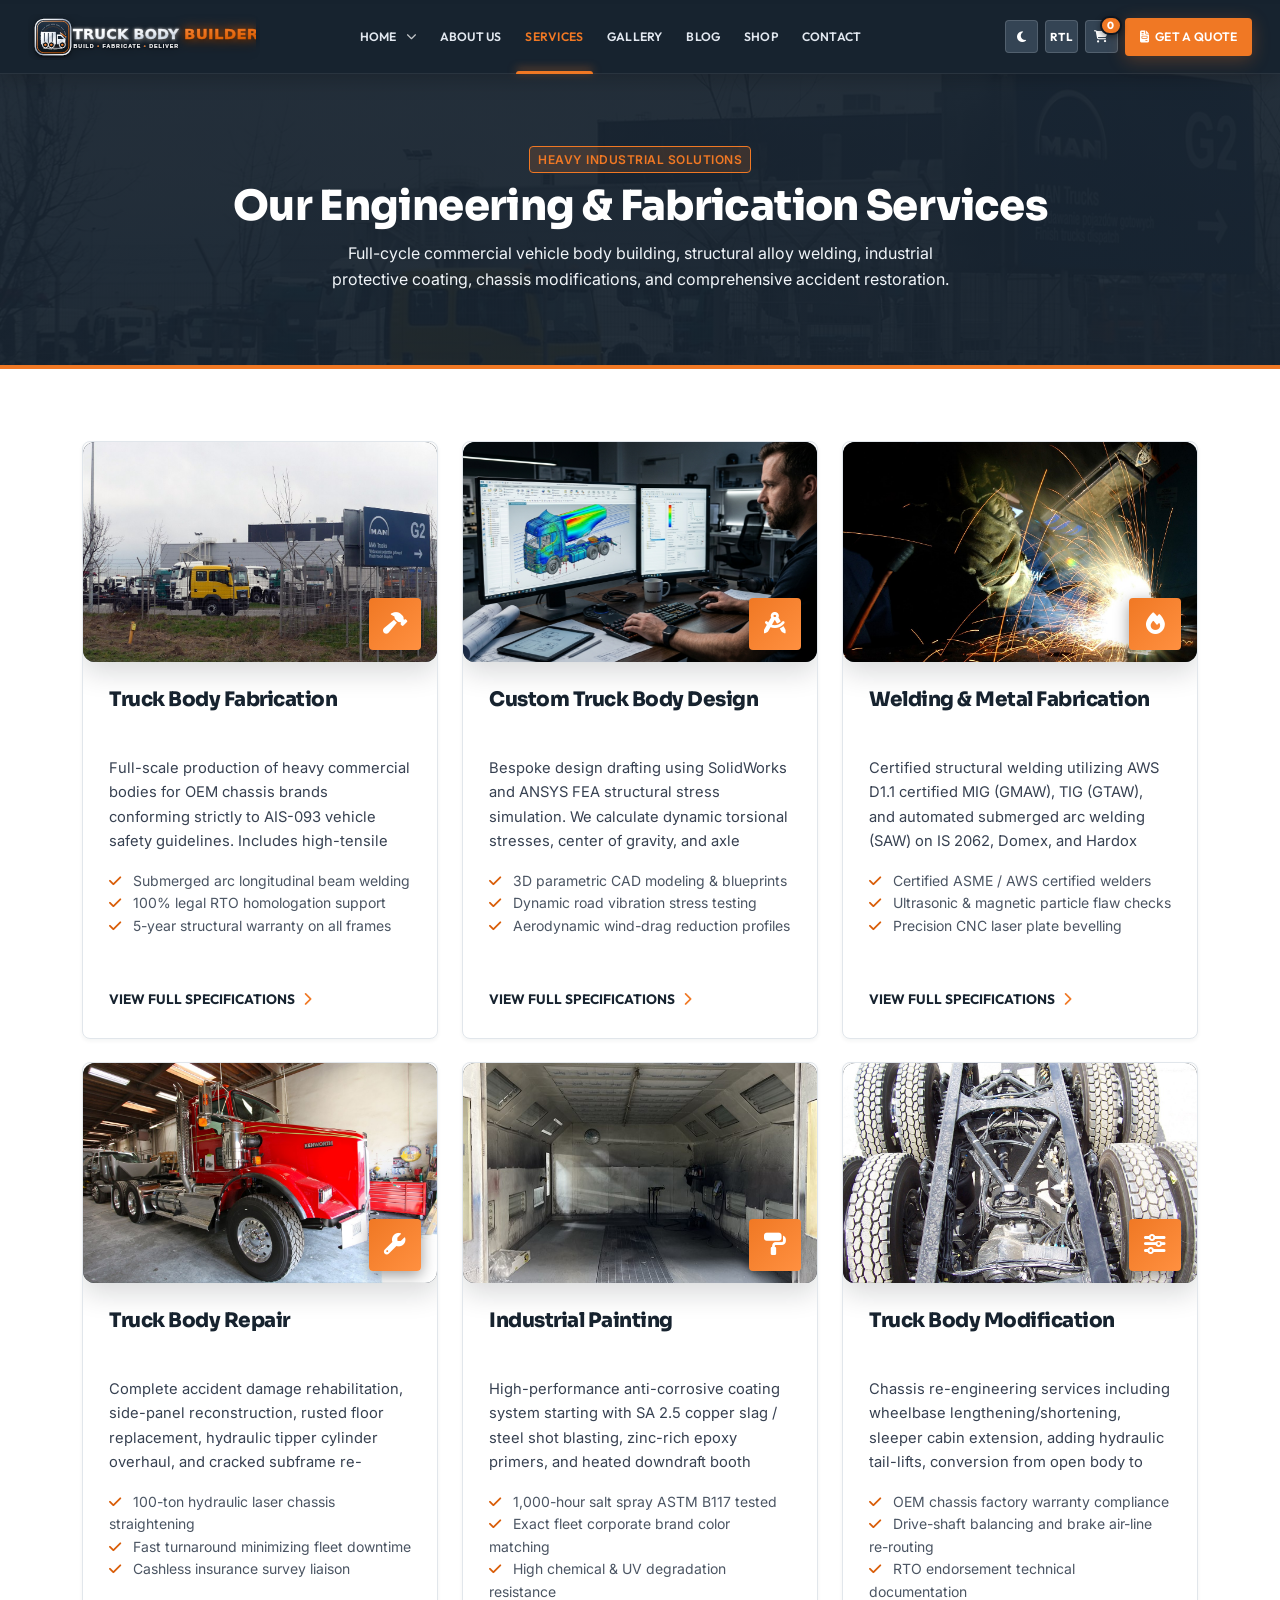
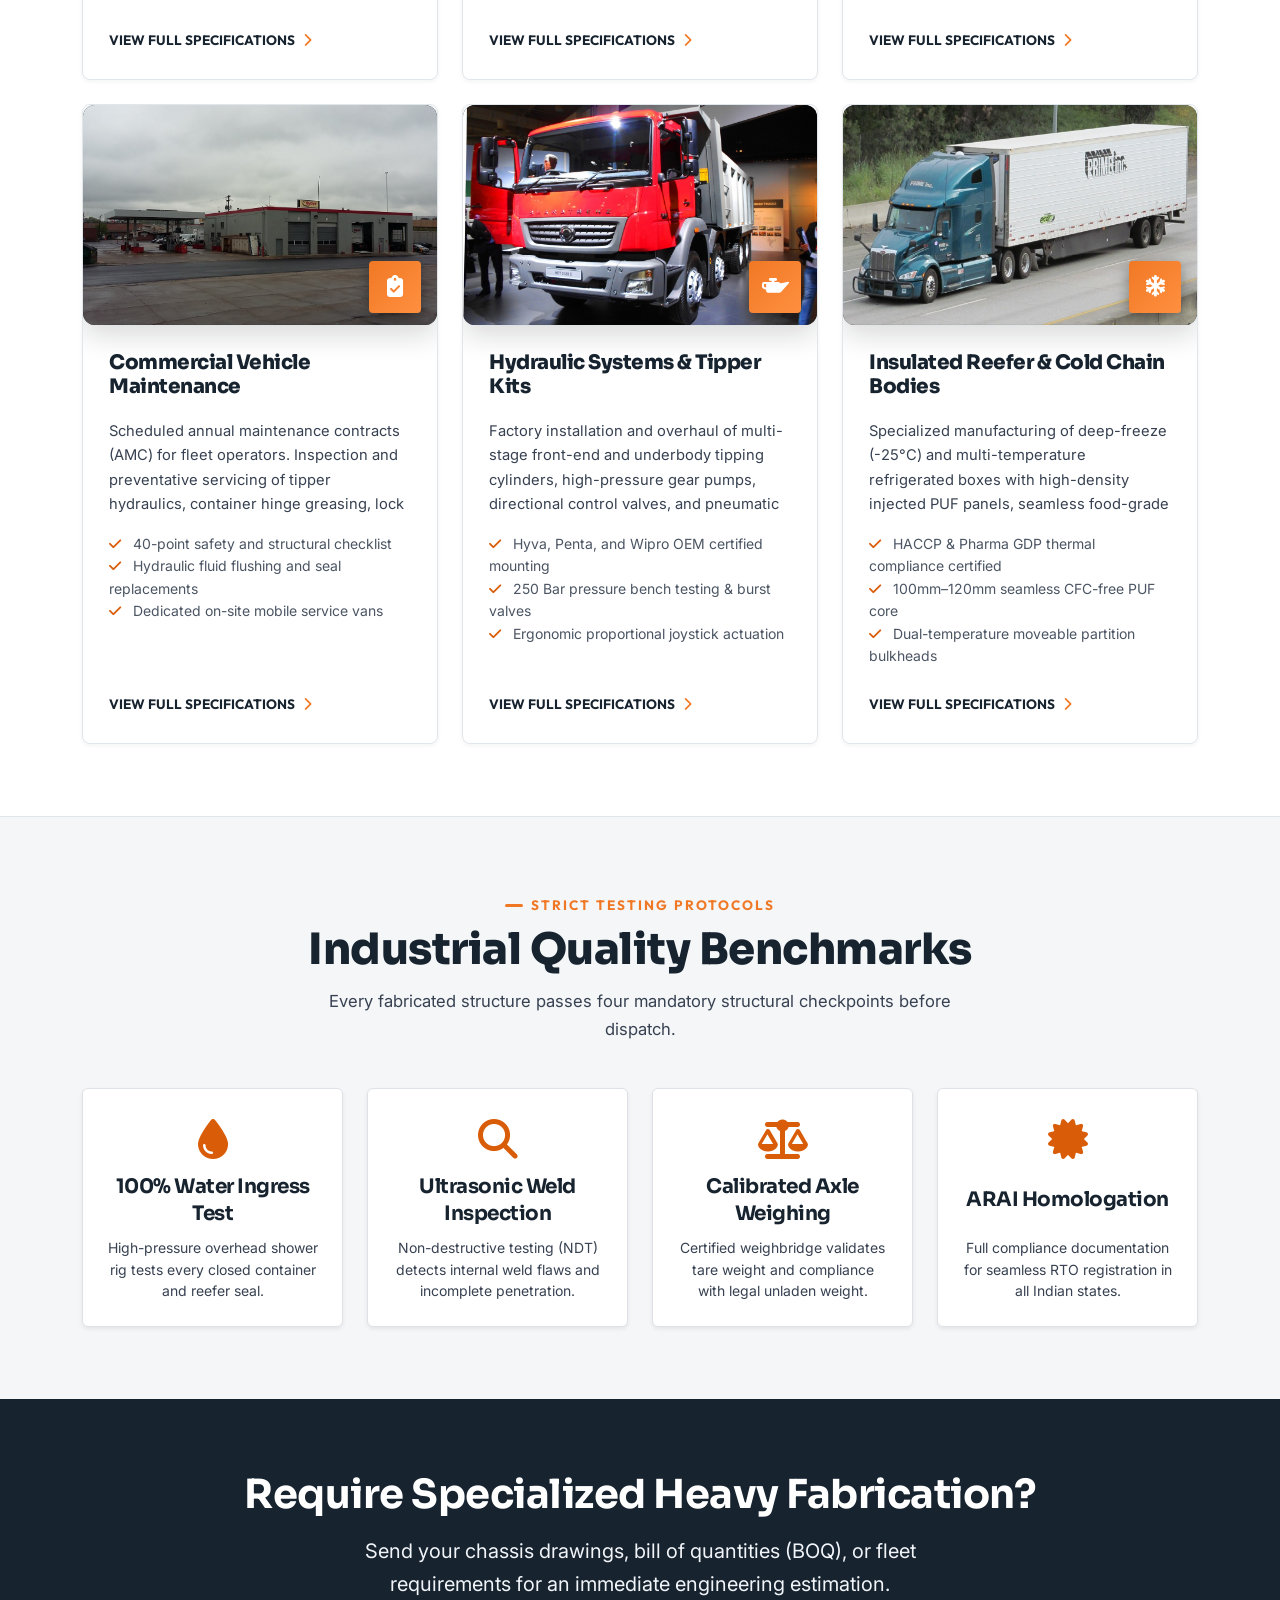
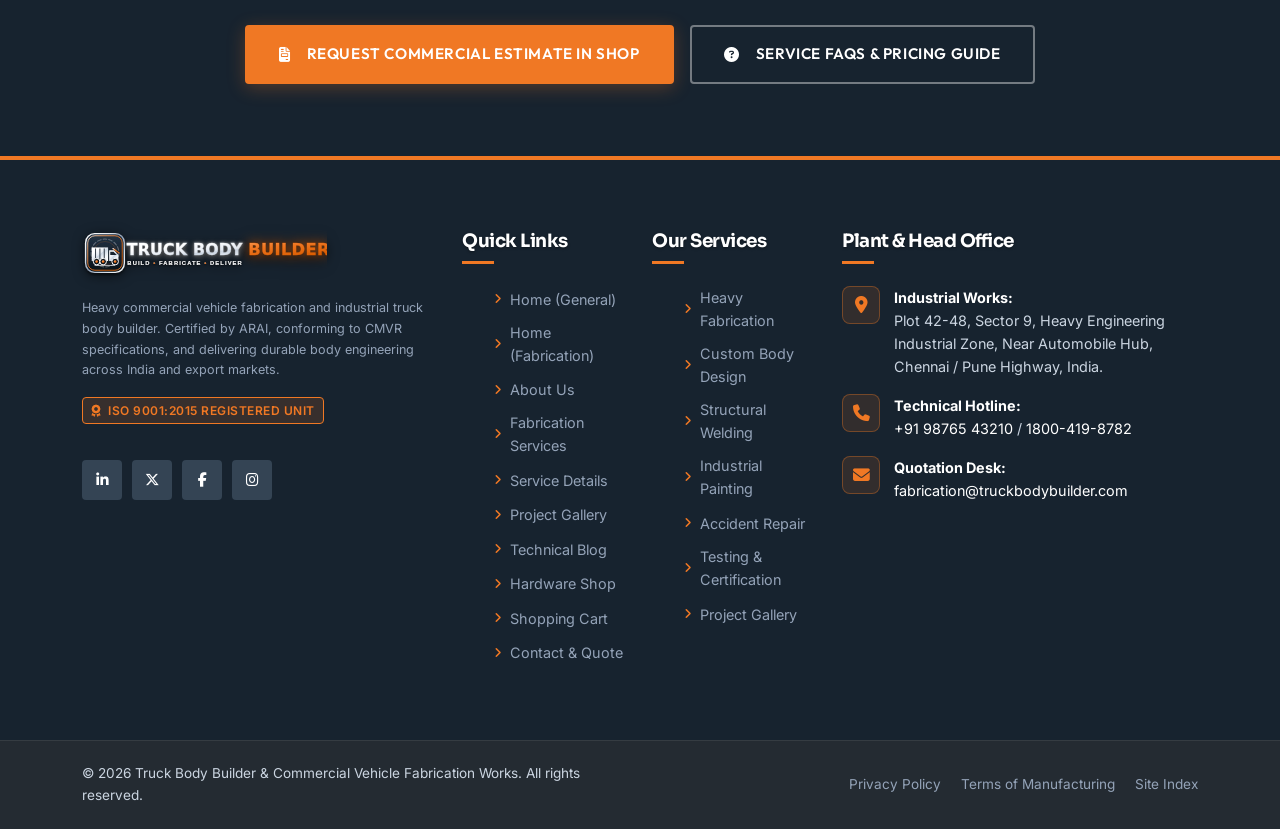
<file: services.html>
<!DOCTYPE html>
<html lang="en">
<head>
  <meta charset="UTF-8">
  <meta name="viewport" content="width=device-width, initial-scale=1.0">
  <title>Fabrication & Engineering Services | Truck Body Builder</title>
  <meta name="description" content="Commercial vehicle fabrication services: custom truck body design, certified robotic welding, structural accident repair, industrial polyurethane painting, chassis modification, and preventive fleet maintenance.">
  
  <!-- Favicon Suite -->
  <link rel="icon" type="image/svg+xml" href="assets/images/logo/favicon.svg">
  <link rel="icon" type="image/png" sizes="32x32" href="assets/images/logo/favicon-32x32.png">
  <link rel="icon" type="image/png" sizes="16x16" href="assets/images/logo/favicon-16x16.png">
  <link rel="apple-touch-icon" sizes="180x180" href="assets/images/logo/apple-touch-icon.png">
  <link rel="alternate icon" href="assets/images/logo/logo-compact.svg">

  <link href="https://cdn.jsdelivr.net/npm/bootstrap@5.3.3/dist/css/bootstrap.min.css" rel="stylesheet">
  <link rel="stylesheet" href="https://cdnjs.cloudflare.com/ajax/libs/font-awesome/6.5.1/css/all.min.css">
  
  <link rel="stylesheet" href="assets/css/style.css">
  <link rel="stylesheet" href="assets/css/responsive.css">
  <link rel="stylesheet" href="assets/css/dark-mode.css">
  <link rel="stylesheet" href="assets/css/premium-motion.css">
</head>
<body>

  <!-- Main Navigation Header -->
  <header class="site-header" id="siteHeader">
    <nav class="navbar navbar-expand-lg navbar-dark">
      <div class="container navbar-container">
        <!-- Brand Logo (Left) -->
        <a class="navbar-brand navbar-brand-industrial" href="index.html" aria-label="Truck Body Builder Homepage">
          <div class="brand-logo-wrap">
            <img src="assets/images/logo/logo-main.svg" alt="Truck Body Builder - Commercial Vehicle Fabrication" class="brand-logo-main">
            <div class="brand-logo-sheen"></div>
          </div>
        </a>

        <!-- Mobile Controls (Dark/Light Mode, RTL & Hamburger) -->
        <div class="mobile-nav-controls d-lg-none">
          <button class="header-icon-btn theme-toggle-btn" type="button" title="Toggle Dark/Light Mode" aria-label="Toggle Theme">
            <i class="fas fa-moon"></i>
          </button>
          <button class="header-icon-btn rtl-toggle-btn" type="button" title="Toggle RTL/LTR" aria-label="Toggle RTL">
            <span class="rtl-text">RTL</span>
          </button>
          <!-- Cart Icon with Live Badge (Mobile) -->
          <a href="cart.html" class="header-icon-btn cart-icon-btn position-relative" title="View Shopping Cart" aria-label="Shopping Cart">
            <i class="fas fa-shopping-cart"></i>
            <span class="cart-count-badge badge bg-warning text-dark position-absolute top-0 start-100 translate-middle rounded-pill" style="display: none; font-size: 0.65rem; padding: 0.25em 0.5em;">0</span>
          </a>
          <button class="navbar-toggler" type="button" id="navbarDrawerToggler" aria-label="Toggle navigation drawer" aria-expanded="false" aria-controls="navbarDrawer">
            <span class="navbar-toggler-icon"></span>
          </button>
        </div>

        <!-- Navigation Drawer & Menu (Centered on Desktop, Slide-in Drawer on Mobile) -->
        <div class="navbar-drawer" id="navbarDrawer">
          <!-- Mobile Drawer Header -->
          <div class="drawer-header d-lg-none">
            <div class="drawer-brand">
              <a href="index.html" class="drawer-brand-link text-decoration-none" aria-label="Truck Body Builder Homepage">
                <img src="assets/images/logo/logo-main.svg" alt="Truck Body Builder" class="drawer-logo-img">
              </a>
            </div>
            <button type="button" class="drawer-close-btn" id="navbarDrawerClose" aria-label="Close navigation drawer">
              <i class="fas fa-times"></i>
            </button>
          </div>

          <!-- Centered Navigation Links on Desktop -->
          <ul class="navbar-nav mx-auto">
            <li class="nav-item dropdown">
              <a class="nav-link dropdown-toggle" href="#" role="button" data-bs-toggle="dropdown" aria-expanded="false">
                Home <i class="fas fa-chevron-down nav-chevron ms-1"></i>
              </a>
              <ul class="dropdown-menu dropdown-menu-industrial">
                <li><a class="dropdown-item" href="index.html"><i class="fas fa-truck-moving"></i> Commercial Vehicles</a></li>
                <li><a class="dropdown-item" href="home-2.html"><i class="fas fa-screwdriver-wrench"></i> Custom Fabrication</a></li>
              </ul>
            </li>
            <li class="nav-item">
              <a class="nav-link" href="about.html">About Us</a>
            </li>
            <li class="nav-item">
              <a class="nav-link active" href="services.html">Services</a>
            </li>
            <li class="nav-item">
              <a class="nav-link" href="gallery.html">Gallery</a>
            </li>
            <li class="nav-item">
              <a class="nav-link" href="blog.html">Blog</a>
            </li>
            <li class="nav-item">
              <a class="nav-link" href="shop.html">Shop</a>
            </li>
<li class="nav-item">
              <a class="nav-link" href="contact.html">Contact</a>
            </li>
          </ul>

          <!-- Desktop & Mobile Header Actions (Right) -->
          <div class="header-actions">
            <!-- Theme & RTL Toggles (Desktop only >=992px) -->
            <button class="header-icon-btn theme-toggle-btn d-none d-lg-inline-flex" type="button" title="Toggle Dark/Light Mode" aria-label="Toggle Theme">
              <i class="fas fa-moon"></i>
            </button>
            <button class="header-icon-btn rtl-toggle-btn d-none d-lg-inline-flex" type="button" title="Toggle RTL/LTR" aria-label="Toggle RTL">
              <span class="rtl-text">RTL</span>
            </button>

            <!-- CTA "Get a Quote" -->
            <!-- Cart Icon with Live Badge (Desktop) -->
            <a href="cart.html" class="header-icon-btn cart-icon-btn position-relative d-none d-lg-inline-flex" title="View Shopping Cart" aria-label="Shopping Cart">
              <i class="fas fa-shopping-cart"></i>
              <span class="cart-count-badge badge bg-warning text-dark position-absolute top-0 start-100 translate-middle rounded-pill" style="display: none; font-size: 0.65rem; padding: 0.25em 0.5em;">0</span>
            </a>
<a href="contact.html" class="btn btn-industrial nav-cta-btn">
              <i class="fas fa-file-invoice"></i> Get a Quote
            </a>
          </div>
        </div>
      </div>
    </nav>
  </header>

  <!-- Mobile Backdrop Overlay (<992px) -->
  <div class="drawer-backdrop" id="drawerBackdrop"></div>

  <main>
    <!-- BREADCRUMB HERO -->
    <section class="py-5 text-white" style="background: linear-gradient(rgba(23, 35, 47, 0.94), rgba(23, 35, 47, 0.94)), url('assets/images/services/service-fabrication.jpg') center/cover no-repeat; border-bottom: 4px solid var(--industrial-orange);">
      <div class="container py-4 text-center">
        <span class="badge-certified mb-2 d-inline-block">Heavy Industrial Solutions</span>
        <h1 class="display-5 fw-bold text-white mb-2" dir="auto">Our Engineering & Fabrication Services</h1>
        <p class="text-light opacity-90 mx-auto mb-0" style="max-width: 650px;" dir="auto">
          Full-cycle commercial vehicle body building, structural alloy welding, industrial protective coating, chassis modifications, and comprehensive accident restoration.
        </p>
      </div>
    </section>

    <!-- 7 CORE SERVICES -->
    <section class="py-5 bg-white">
      <div class="container py-lg-4">
        
        <div class="row g-4">
          <!-- 1. Truck Body Fabrication -->
          <div class="col-md-6 col-lg-4 d-flex">
            <div class="service-card has-thumb h-100 w-100 d-flex flex-column">
              <div class="service-thumb-wrapper">
                <img src="assets/images/services/service-fabrication.jpg" alt="Truck Body Fabrication" class="service-thumb">
                <div class="service-thumb-icon">
                  <i class="fas fa-hammer"></i>
                </div>
              </div>
              <div class="service-card-body">
                <h3 class="service-title">Truck Body Fabrication</h3>
                <p class="service-text">
                  Full-scale production of heavy commercial bodies for OEM chassis brands conforming strictly to AIS-093 vehicle safety guidelines. Includes high-tensile subframes, corrugated cargo panels, and certified mounting brackets.
                </p>
                <ul class="list-unstyled small text-muted mb-4">
                  <li><i class="fas fa-check text-orange me-2"></i> Submerged arc longitudinal beam welding</li>
                  <li><i class="fas fa-check text-orange me-2"></i> 100% legal RTO homologation support</li>
                  <li><i class="fas fa-check text-orange me-2"></i> 5-year structural warranty on all frames</li>
                </ul>
                <div class="mt-auto pt-2">
                  <a href="service-details.html?service=fabrication" class="service-link">
                    View Full Specifications <i class="fas fa-chevron-right"></i>
                  </a>
                </div>
              </div>
            </div>
          </div>

          <!-- 2. Custom Truck Body Design -->
          <div class="col-md-6 col-lg-4 d-flex">
            <div class="service-card has-thumb h-100 w-100 d-flex flex-column">
              <div class="service-thumb-wrapper">
                <img src="assets/images/services/service-design.jpg" alt="Custom Truck Body Design - 3D CAD & FEA Simulation" class="service-thumb" loading="lazy">
                <div class="service-thumb-icon">
                  <i class="fas fa-drafting-compass"></i>
                </div>
              </div>
              <div class="service-card-body">
                <h3 class="service-title">Custom Truck Body Design</h3>
                <p class="service-text">
                  Bespoke design drafting using SolidWorks and ANSYS FEA structural stress simulation. We calculate dynamic torsional stresses, center of gravity, and axle weight distribution before steel is cut.
                </p>
                <ul class="list-unstyled small text-muted mb-4">
                  <li><i class="fas fa-check text-orange me-2"></i> 3D parametric CAD modeling & blueprints</li>
                  <li><i class="fas fa-check text-orange me-2"></i> Dynamic road vibration stress testing</li>
                  <li><i class="fas fa-check text-orange me-2"></i> Aerodynamic wind-drag reduction profiles</li>
                </ul>
                <div class="mt-auto pt-2">
                  <a href="service-details.html?service=design" class="service-link">
                    View Full Specifications <i class="fas fa-chevron-right"></i>
                  </a>
                </div>
              </div>
            </div>
          </div>

          <!-- 3. Welding and Metal Fabrication -->
          <div class="col-md-6 col-lg-4 d-flex">
            <div class="service-card has-thumb h-100 w-100 d-flex flex-column">
              <div class="service-thumb-wrapper">
                <img src="assets/images/services/service-welding.jpg" alt="Welding & Metal Fabrication" class="service-thumb">
                <div class="service-thumb-icon">
                  <i class="fas fa-fire"></i>
                </div>
              </div>
              <div class="service-card-body">
                <h3 class="service-title">Welding & Metal Fabrication</h3>
                <p class="service-text">
                  Certified structural welding utilizing AWS D1.1 certified MIG (GMAW), TIG (GTAW), and automated submerged arc welding (SAW) on IS 2062, Domex, and Hardox wear-resistant alloy plates.
                </p>
                <ul class="list-unstyled small text-muted mb-4">
                  <li><i class="fas fa-check text-orange me-2"></i> Certified ASME / AWS certified welders</li>
                  <li><i class="fas fa-check text-orange me-2"></i> Ultrasonic & magnetic particle flaw checks</li>
                  <li><i class="fas fa-check text-orange me-2"></i> Precision CNC laser plate bevelling</li>
                </ul>
                <div class="mt-auto pt-2">
                  <a href="service-details.html?service=welding" class="service-link">
                    View Full Specifications <i class="fas fa-chevron-right"></i>
                  </a>
                </div>
              </div>
            </div>
          </div>

          <!-- 4. Truck Body Repair -->
          <div class="col-md-6 col-lg-4 d-flex">
            <div class="service-card has-thumb h-100 w-100 d-flex flex-column">
              <div class="service-thumb-wrapper">
                <img src="assets/images/services/service-repair.jpg" alt="Truck Body Repair" class="service-thumb">
                <div class="service-thumb-icon">
                  <i class="fas fa-wrench"></i>
                </div>
              </div>
              <div class="service-card-body">
                <h3 class="service-title">Truck Body Repair</h3>
                <p class="service-text">
                  Complete accident damage rehabilitation, side-panel reconstruction, rusted floor replacement, hydraulic tipper cylinder overhaul, and cracked subframe re-alignment to factory geometric tolerances.
                </p>
                <ul class="list-unstyled small text-muted mb-4">
                  <li><i class="fas fa-check text-orange me-2"></i> 100-ton hydraulic laser chassis straightening</li>
                  <li><i class="fas fa-check text-orange me-2"></i> Fast turnaround minimizing fleet downtime</li>
                  <li><i class="fas fa-check text-orange me-2"></i> Cashless insurance survey liaison</li>
                </ul>
                <div class="mt-auto pt-2">
                  <a href="service-details.html?service=repair" class="service-link">
                    View Full Specifications <i class="fas fa-chevron-right"></i>
                  </a>
                </div>
              </div>
            </div>
          </div>

          <!-- 5. Industrial Painting -->
          <div class="col-md-6 col-lg-4 d-flex">
            <div class="service-card has-thumb h-100 w-100 d-flex flex-column">
              <div class="service-thumb-wrapper">
                <img src="assets/images/services/service-painting.jpg" alt="Industrial Painting" class="service-thumb">
                <div class="service-thumb-icon">
                  <i class="fas fa-paint-roller"></i>
                </div>
              </div>
              <div class="service-card-body">
                <h3 class="service-title">Industrial Painting</h3>
                <p class="service-text">
                  High-performance anti-corrosive coating system starting with SA 2.5 copper slag / steel shot blasting, zinc-rich epoxy primers, and heated downdraft booth polyurethane automotive baked finishes.
                </p>
                <ul class="list-unstyled small text-muted mb-4">
                  <li><i class="fas fa-check text-orange me-2"></i> 1,000-hour salt spray ASTM B117 tested</li>
                  <li><i class="fas fa-check text-orange me-2"></i> Exact fleet corporate brand color matching</li>
                  <li><i class="fas fa-check text-orange me-2"></i> High chemical & UV degradation resistance</li>
                </ul>
                <div class="mt-auto pt-2">
                  <a href="service-details.html?service=painting" class="service-link">
                    View Full Specifications <i class="fas fa-chevron-right"></i>
                  </a>
                </div>
              </div>
            </div>
          </div>

          <!-- 6. Truck Body Modification -->
          <div class="col-md-6 col-lg-4 d-flex">
            <div class="service-card has-thumb h-100 w-100 d-flex flex-column">
              <div class="service-thumb-wrapper">
                <img src="assets/images/services/service-modification.jpg" alt="Truck Body Modification" class="service-thumb">
                <div class="service-thumb-icon">
                  <i class="fas fa-sliders-h"></i>
                </div>
              </div>
              <div class="service-card-body">
                <h3 class="service-title">Truck Body Modification</h3>
                <p class="service-text">
                  Chassis re-engineering services including wheelbase lengthening/shortening, sleeper cabin extension, adding hydraulic tail-lifts, conversion from open body to closed container, and payload enhancement.
                </p>
                <ul class="list-unstyled small text-muted mb-4">
                  <li><i class="fas fa-check text-orange me-2"></i> OEM chassis factory warranty compliance</li>
                  <li><i class="fas fa-check text-orange me-2"></i> Drive-shaft balancing and brake air-line re-routing</li>
                  <li><i class="fas fa-check text-orange me-2"></i> RTO endorsement technical documentation</li>
                </ul>
                <div class="mt-auto pt-2">
                  <a href="service-details.html?service=modification" class="service-link">
                    View Full Specifications <i class="fas fa-chevron-right"></i>
                  </a>
                </div>
              </div>
            </div>
          </div>

          <!-- 7. Commercial Vehicle Maintenance -->
          <div class="col-md-6 col-lg-4 d-flex">
            <div class="service-card has-thumb h-100 w-100 d-flex flex-column">
              <div class="service-thumb-wrapper">
                <img src="assets/images/services/service-maintenance.jpg" alt="Commercial Vehicle Maintenance" class="service-thumb">
                <div class="service-thumb-icon">
                  <i class="fas fa-clipboard-check"></i>
                </div>
              </div>
              <div class="service-card-body">
                <h3 class="service-title">Commercial Vehicle Maintenance</h3>
                <p class="service-text">
                  Scheduled annual maintenance contracts (AMC) for fleet operators. Inspection and preventative servicing of tipper hydraulics, container hinge greasing, lock mechanisms, subframe U-bolt torque, and electrical markers.
                </p>
                <ul class="list-unstyled small text-muted mb-4">
                  <li><i class="fas fa-check text-orange me-2"></i> 40-point safety and structural checklist</li>
                  <li><i class="fas fa-check text-orange me-2"></i> Hydraulic fluid flushing and seal replacements</li>
                  <li><i class="fas fa-check text-orange me-2"></i> Dedicated on-site mobile service vans</li>
                </ul>
                <div class="mt-auto pt-2">
                  <a href="service-details.html?service=maintenance" class="service-link">
                    View Full Specifications <i class="fas fa-chevron-right"></i>
                  </a>
                </div>
              </div>
            </div>
          </div>

          <!-- 8. Hydraulic Systems & Tipper Kits -->
          <div class="col-md-6 col-lg-4 d-flex">
            <div class="service-card has-thumb h-100 w-100 d-flex flex-column">
              <div class="service-thumb-wrapper">
                <img src="assets/images/services/service-hydraulics.jpg" alt="Hydraulic Systems & Tipper Kits" class="service-thumb">
                <div class="service-thumb-icon">
                  <i class="fas fa-oil-can"></i>
                </div>
              </div>
              <div class="service-card-body">
                <h3 class="service-title">Hydraulic Systems &amp; Tipper Kits</h3>
                <p class="service-text">
                  Factory installation and overhaul of multi-stage front-end and underbody tipping cylinders, high-pressure gear pumps, directional control valves, and pneumatic in-cab pilot controls.
                </p>
                <ul class="list-unstyled small text-muted mb-4">
                  <li><i class="fas fa-check text-orange me-2"></i> Hyva, Penta, and Wipro OEM certified mounting</li>
                  <li><i class="fas fa-check text-orange me-2"></i> 250 Bar pressure bench testing &amp; burst valves</li>
                  <li><i class="fas fa-check text-orange me-2"></i> Ergonomic proportional joystick actuation</li>
                </ul>
                <div class="mt-auto pt-2">
                  <a href="service-details.html?service=hydraulics" class="service-link">
                    View Full Specifications <i class="fas fa-chevron-right"></i>
                  </a>
                </div>
              </div>
            </div>
          </div>

          <!-- 9. Insulated Reefer & Cold Chain Bodies -->
          <div class="col-md-6 col-lg-4 d-flex">
            <div class="service-card has-thumb h-100 w-100 d-flex flex-column">
              <div class="service-thumb-wrapper">
                <img src="assets/images/services/service-reefer.jpg" alt="Insulated Reefer & Cold Chain Bodies" class="service-thumb">
                <div class="service-thumb-icon">
                  <i class="fas fa-snowflake"></i>
                </div>
              </div>
              <div class="service-card-body">
                <h3 class="service-title">Insulated Reefer &amp; Cold Chain Bodies</h3>
                <p class="service-text">
                  Specialized manufacturing of deep-freeze (-25°C) and multi-temperature refrigerated boxes with high-density injected PUF panels, seamless food-grade FRP lining, and heavy-duty extruded T-flooring.
                </p>
                <ul class="list-unstyled small text-muted mb-4">
                  <li><i class="fas fa-check text-orange me-2"></i> HACCP &amp; Pharma GDP thermal compliance certified</li>
                  <li><i class="fas fa-check text-orange me-2"></i> 100mm–120mm seamless CFC-free PUF core</li>
                  <li><i class="fas fa-check text-orange me-2"></i> Dual-temperature moveable partition bulkheads</li>
                </ul>
                <div class="mt-auto pt-2">
                  <a href="service-details.html?service=reefer" class="service-link">
                    View Full Specifications <i class="fas fa-chevron-right"></i>
                  </a>
                </div>
              </div>
            </div>
          </div>

        </div>

      </div>
    </section>

    <!-- TESTING & QUALITY STANDARDS STRIP -->
    <section class="py-5" style="background-color: var(--light-bg); border-top: 1px solid var(--border-color);">
      <div class="container py-lg-4">
        <div class="section-header text-center mx-auto" style="max-width: 680px;">
          <div class="section-subtitle">Strict Testing Protocols</div>
          <h2 class="section-title">Industrial Quality Benchmarks</h2>
          <p class="section-desc mx-auto">Every fabricated structure passes four mandatory structural checkpoints before dispatch.</p>
        </div>

        <div class="row g-4 text-center">
          <div class="col-lg-3 col-sm-6">
            <div class="benchmark-card p-4 bg-white rounded border shadow-sm h-100 d-flex flex-column align-items-center text-center">
              <div class="benchmark-icon fs-1 text-orange mb-2" style="color: var(--industrial-orange);"><i class="fas fa-tint"></i></div>
              <h5 class="benchmark-title fw-bold">100% Water Ingress Test</h5>
              <p class="benchmark-text small text-muted mb-0 mt-auto">High-pressure overhead shower rig tests every closed container and reefer seal.</p>
            </div>
          </div>
          <div class="col-lg-3 col-sm-6">
            <div class="benchmark-card p-4 bg-white rounded border shadow-sm h-100 d-flex flex-column align-items-center text-center">
              <div class="benchmark-icon fs-1 text-orange mb-2" style="color: var(--industrial-orange);"><i class="fas fa-search"></i></div>
              <h5 class="benchmark-title fw-bold">Ultrasonic Weld Inspection</h5>
              <p class="benchmark-text small text-muted mb-0 mt-auto">Non-destructive testing (NDT) detects internal weld flaws and incomplete penetration.</p>
            </div>
          </div>
          <div class="col-lg-3 col-sm-6">
            <div class="benchmark-card p-4 bg-white rounded border shadow-sm h-100 d-flex flex-column align-items-center text-center">
              <div class="benchmark-icon fs-1 text-orange mb-2" style="color: var(--industrial-orange);"><i class="fas fa-balance-scale"></i></div>
              <h5 class="benchmark-title fw-bold">Calibrated Axle Weighing</h5>
              <p class="benchmark-text small text-muted mb-0 mt-auto">Certified weighbridge validates tare weight and compliance with legal unladen weight.</p>
            </div>
          </div>
          <div class="col-lg-3 col-sm-6">
            <div class="benchmark-card p-4 bg-white rounded border shadow-sm h-100 d-flex flex-column align-items-center text-center">
              <div class="benchmark-icon fs-1 text-orange mb-2" style="color: var(--industrial-orange);"><i class="fas fa-certificate"></i></div>
              <h5 class="benchmark-title fw-bold">ARAI Homologation</h5>
              <p class="benchmark-text small text-muted mb-0 mt-auto">Full compliance documentation for seamless RTO registration in all Indian states.</p>
            </div>
          </div>
        </div>
      </div>
    </section>

    <!-- CALL TO °CTION -->
    <section class="py-5" style="background: var(--primary-steel); color: var(--white);">
      <div class="container py-lg-4 text-center">
        <h2 class="display-6 fw-bold text-white mb-3">Require Specialized Heavy Fabrication?</h2>
        <p class="lead text-light opacity-90 mx-auto mb-4" style="max-width: 650px;">
          Send your chassis drawings, bill of quantities (BOQ), or fleet requirements for an immediate engineering estimation.
        </p>
        <div class="d-flex justify-content-center gap-3 flex-wrap">
          <a href="shop.html?category=custom&openQuote=true" class="btn btn-industrial btn-lg"><i class="fas fa-file-invoice me-2"></i> Request Commercial Estimate in Shop</a>
          <a href="service-details.html" class="btn btn-outline-light-industrial btn-lg"><i class="fas fa-question-circle me-2"></i> Service FAQs & Pricing Guide</a>
        </div>
      </div>
    </section>
  </main>

  <!-- INDUSTRIAL FOOTER -->
  <footer class="site-footer">
    <div class="container">
      <div class="row g-4">
        <div class="col-lg-4 col-md-6 footer-widget">
          <a href="index.html" class="footer-brand d-inline-block mb-3 text-decoration-none" title="Truck Body Builder - Back to Home">
            <div class="footer-logo-wrap">
              <img src="assets/images/logo/logo-main.svg" alt="Truck Body Builder - Heavy Commercial Vehicle Fabrication" class="footer-logo-img">
            </div>
          </a>
          <p class="text-muted small mb-3">
            Heavy commercial vehicle fabrication and industrial truck body builder. Certified by ARAI, conforming to CMVR specifications, and delivering durable body engineering across India and export markets.
          </p>
          <div class="badge-certified d-inline-block mb-3">
            <i class="fas fa-award me-1"></i> ISO 9001:2015 Registered Unit
          </div>
          <div class="social-links">
            <a href="https://linkedin.com" target="_blank" rel="noopener noreferrer" class="social-icon-btn" aria-label="LinkedIn"><i class="fab fa-linkedin-in"></i></a>
            <a href="https://twitter.com" target="_blank" rel="noopener noreferrer" class="social-icon-btn" aria-label="Twitter X"><i class="fab fa-x-twitter"></i></a>
            <a href="https://facebook.com" target="_blank" rel="noopener noreferrer" class="social-icon-btn" aria-label="Facebook"><i class="fab fa-facebook-f"></i></a>
            <a href="https://instagram.com" target="_blank" rel="noopener noreferrer" class="social-icon-btn" aria-label="Instagram"><i class="fab fa-instagram"></i></a>
          </div>
        </div>

        <!-- Col 2: Quick Links -->
        <div class="col-lg-2 col-md-6 footer-widget">
          <h5 class="text-white">Quick Links</h5>
          <ul class="footer-links">
            <li><a href="index.html"><i class="fas fa-angle-right"></i> Home (General)</a></li>
            <li><a href="home-2.html"><i class="fas fa-angle-right"></i> Home (Fabrication)</a></li>
            <li><a href="about.html"><i class="fas fa-angle-right"></i> About Us</a></li>
            <li><a href="services.html"><i class="fas fa-angle-right"></i> Fabrication Services</a></li>
            <li><a href="service-details.html"><i class="fas fa-angle-right"></i> Service Details</a></li>
            <li><a href="gallery.html"><i class="fas fa-angle-right"></i> Project Gallery</a></li>
            <li><a href="blog.html"><i class="fas fa-angle-right"></i> Technical Blog</a></li>
            <li><a href="shop.html"><i class="fas fa-angle-right"></i> Hardware Shop</a></li>
            <li><a href="cart.html"><i class="fas fa-angle-right"></i> Shopping Cart</a></li>
            <li><a href="contact.html"><i class="fas fa-angle-right"></i> Contact & Quote</a></li>
          </ul>
        </div>

        <!-- Col 3: Services & Capabilities -->
        <div class="col-lg-2 col-md-6 footer-widget">
          <h5 class="text-white">Our Services</h5>
          <ul class="footer-links">
            <li><a href="services.html"><i class="fas fa-angle-right"></i> Heavy Fabrication</a></li>
            <li><a href="services.html"><i class="fas fa-angle-right"></i> Custom Body Design</a></li>
            <li><a href="services.html"><i class="fas fa-angle-right"></i> Structural Welding</a></li>
            <li><a href="services.html"><i class="fas fa-angle-right"></i> Industrial Painting</a></li>
            <li><a href="services.html"><i class="fas fa-angle-right"></i> Accident Repair</a></li>
            <li><a href="service-details.html"><i class="fas fa-angle-right"></i> Testing & Certification</a></li>
            <li><a href="gallery.html"><i class="fas fa-angle-right"></i> Project Gallery</a></li>
          </ul>
        </div>

        <div class="col-lg-4 col-md-6 footer-widget">
          <h5 class="text-white">Plant & Head Office</h5>
          <div class="footer-contact-item">
            <a href="contact.html" class="footer-contact-icon text-decoration-none" title="View Plant & Head Office Location"><i class="fas fa-map-marker-alt"></i></a>
            <div>
              <strong>Industrial Works:</strong><br>
              Plot 42-48, Sector 9, Heavy Engineering Industrial Zone, Near Automobile Hub, Chennai / Pune Highway, India.
            </div>
          </div>
          <div class="footer-contact-item">
            <a href="tel:+919876543210" class="footer-contact-icon text-decoration-none" title="Call Technical Hotline"><i class="fas fa-phone"></i></a>
            <div>
              <strong>Technical Hotline:</strong><br>
              <a href="tel:+919876543210" class="text-white">+91 98765 43210</a> / <a href="tel:18004198782" class="text-white">1800-419-8782</a>
            </div>
          </div>
          <div class="footer-contact-item">
            <a href="mailto:fabrication@truckbodybuilder.com" class="footer-contact-icon text-decoration-none" title="Email Quotation Desk"><i class="fas fa-envelope"></i></a>
            <div>
              <strong>Quotation Desk:</strong><br>
              <a href="mailto:fabrication@truckbodybuilder.com" class="text-white">fabrication@truckbodybuilder.com</a>
            </div>
          </div>
        </div>
      </div>
    </div>

    <div class="footer-bottom">
      <div class="container">
        <div class="row align-items-center">
          <div class="col-md-6 text-center text-md-start mb-2 mb-md-0">
            &copy; 2026 Truck Body Builder & Commercial Vehicle Fabrication Works. All rights reserved.
          </div>
          <div class="col-md-6 text-center text-md-end">
            <div class="footer-bottom-links">
              <a href="privacy-policy.html">Privacy Policy</a>
              <a href="services.html">Terms of Manufacturing</a>
              <a href="services.html">Site Index</a>
            </div>
          </div>
        </div>
      </div>
    </div>
  </footer>

  <button id="backToTopBtn" class="back-to-top" title="Back to top" aria-label="Back to top">
    <i class="fas fa-chevron-up"></i>
  </button>

  <script src="https://cdn.jsdelivr.net/npm/bootstrap@5.3.3/dist/js/bootstrap.bundle.min.js"></script>
  <script src="assets/js/theme.js"></script>
  <script src="assets/js/cart.js"></script>
  <script src="assets/js/gallery.js"></script>
  <script src="assets/js/main.js"></script>
  <script src="assets/js/premium-motion.js" defer></script>
</body>
</html>
</file>
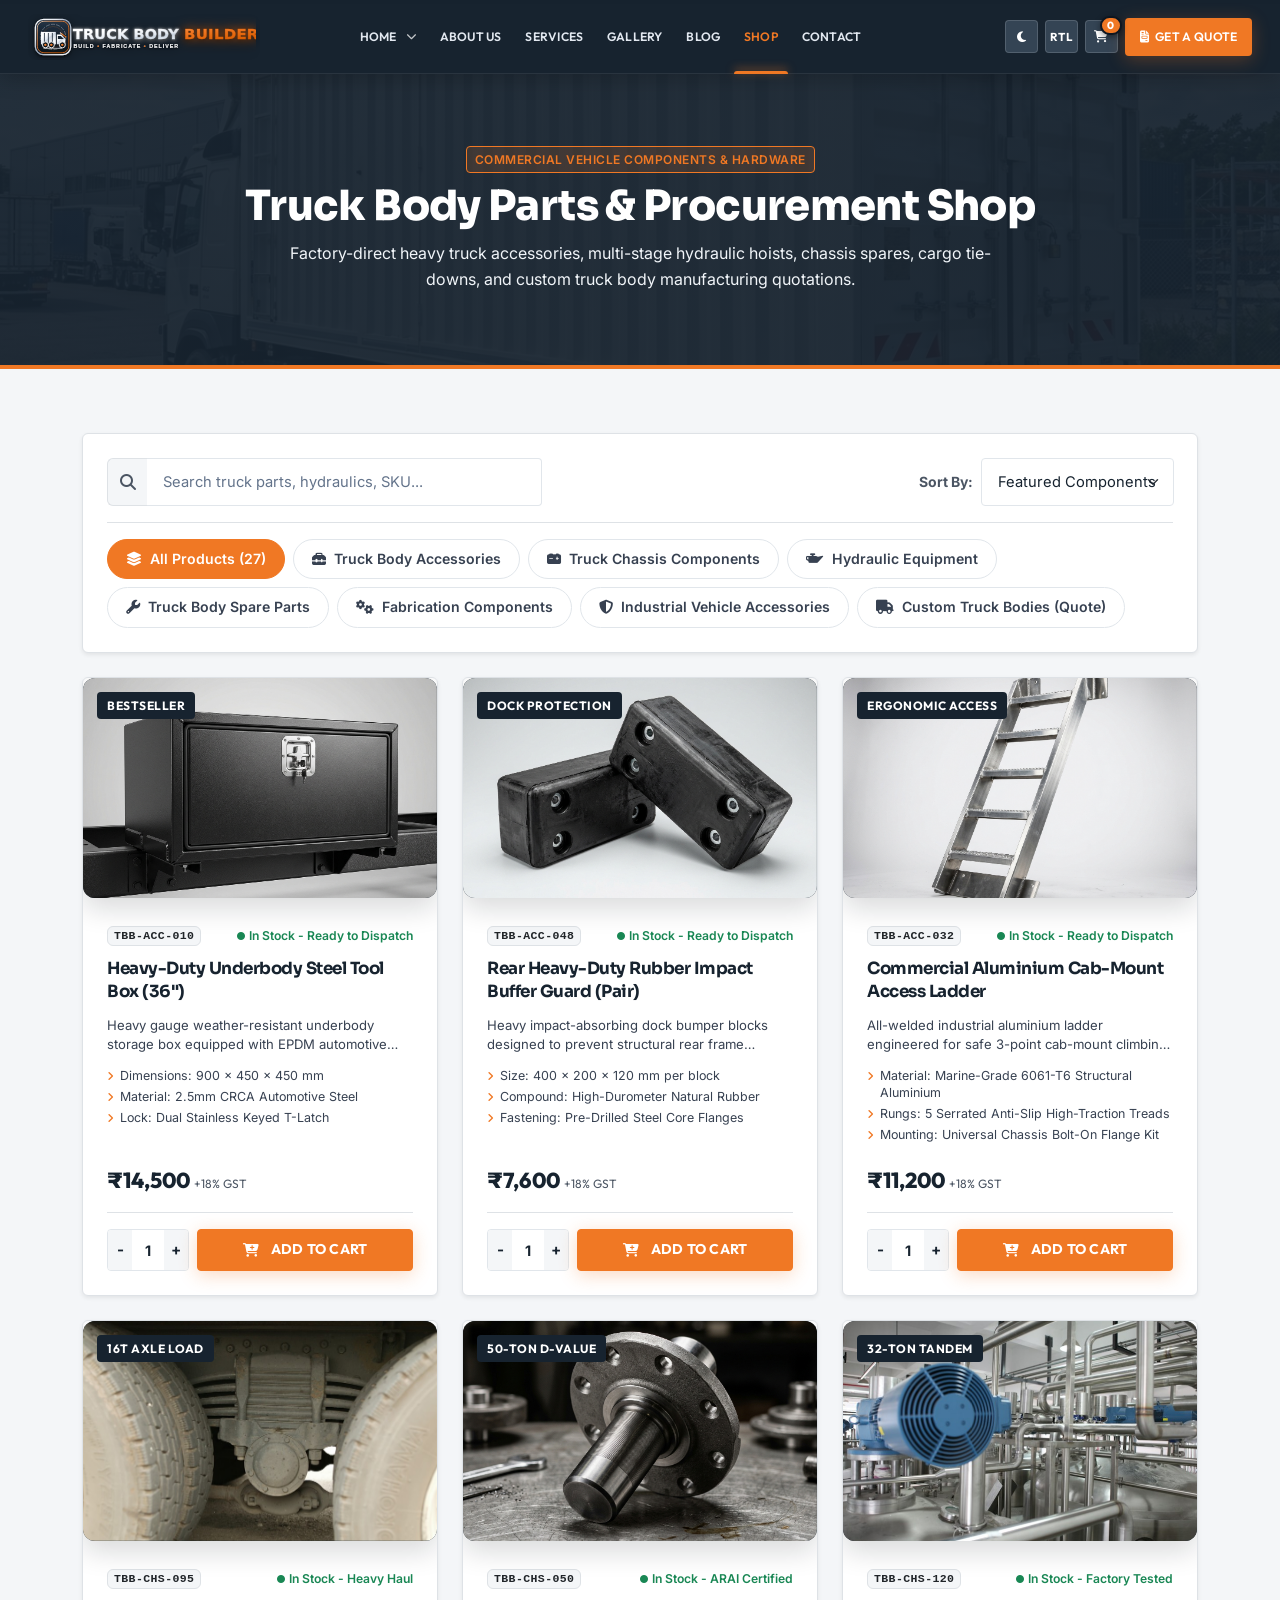
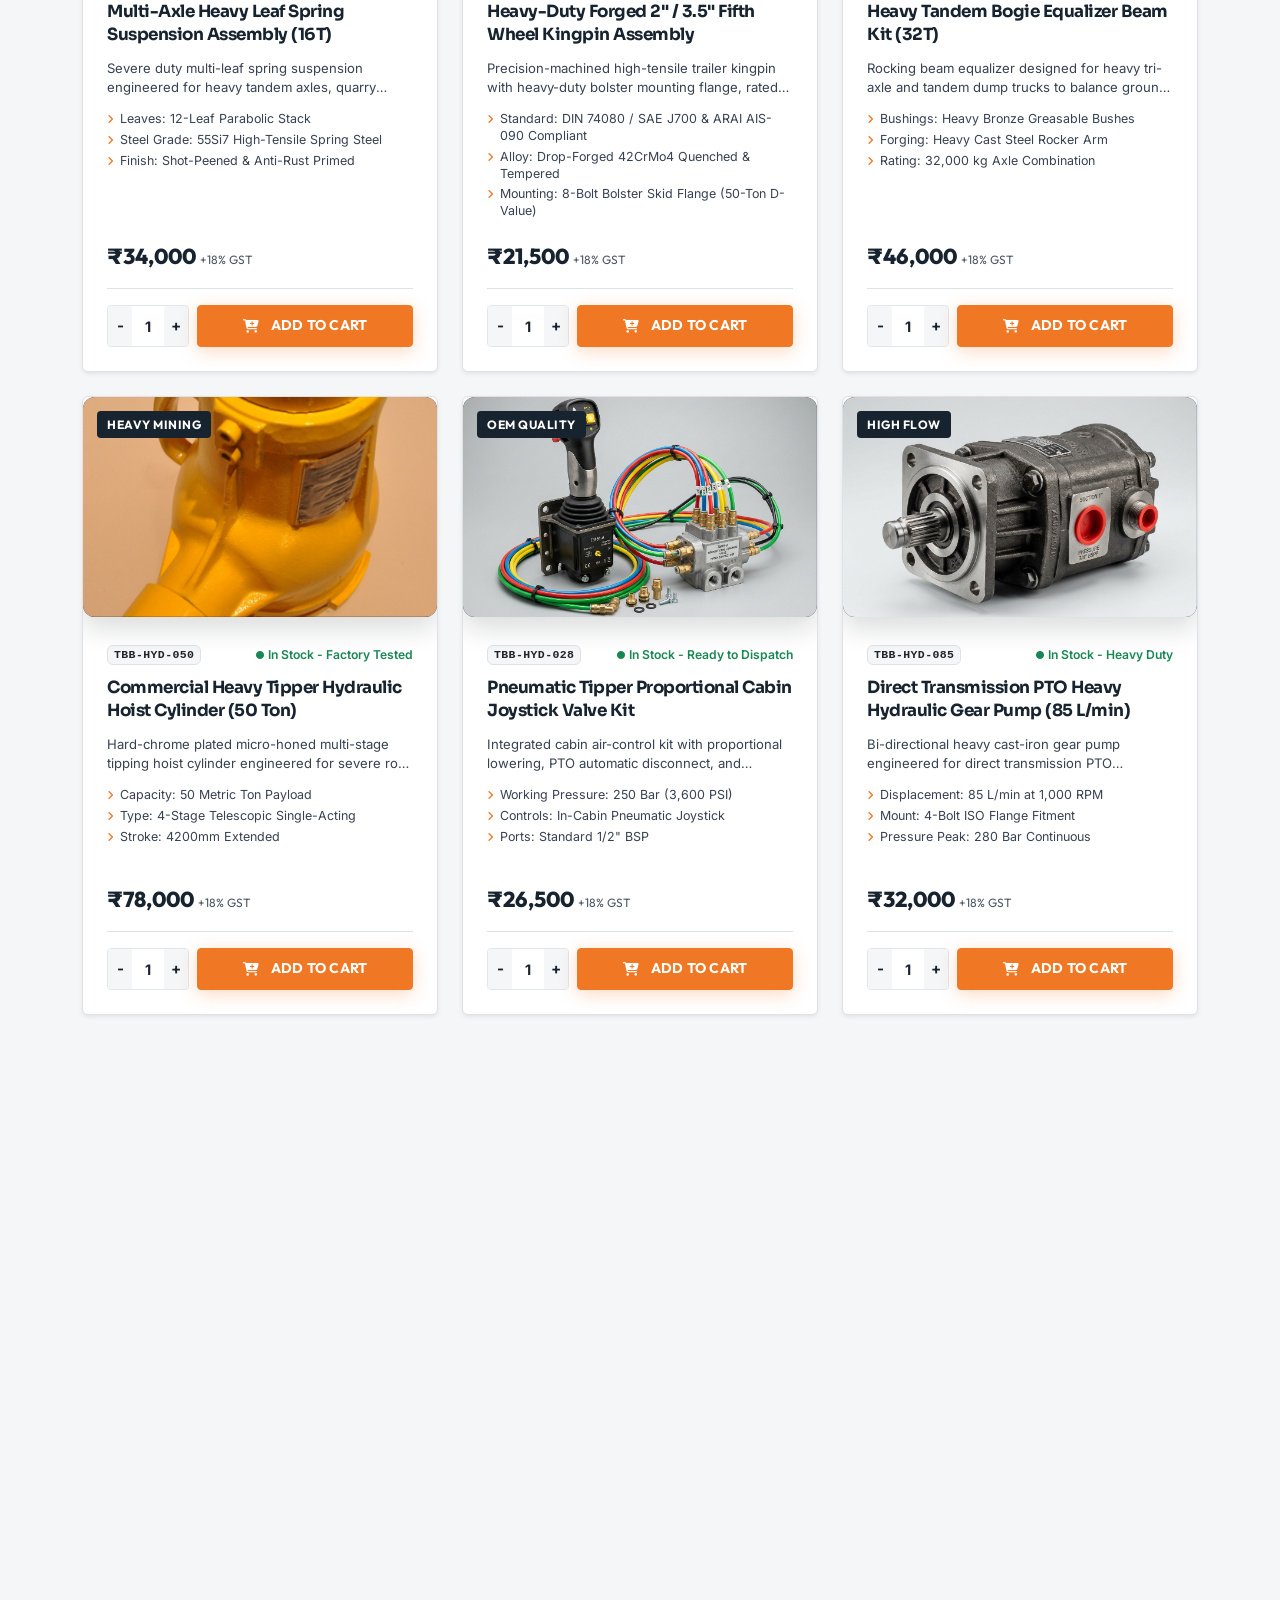
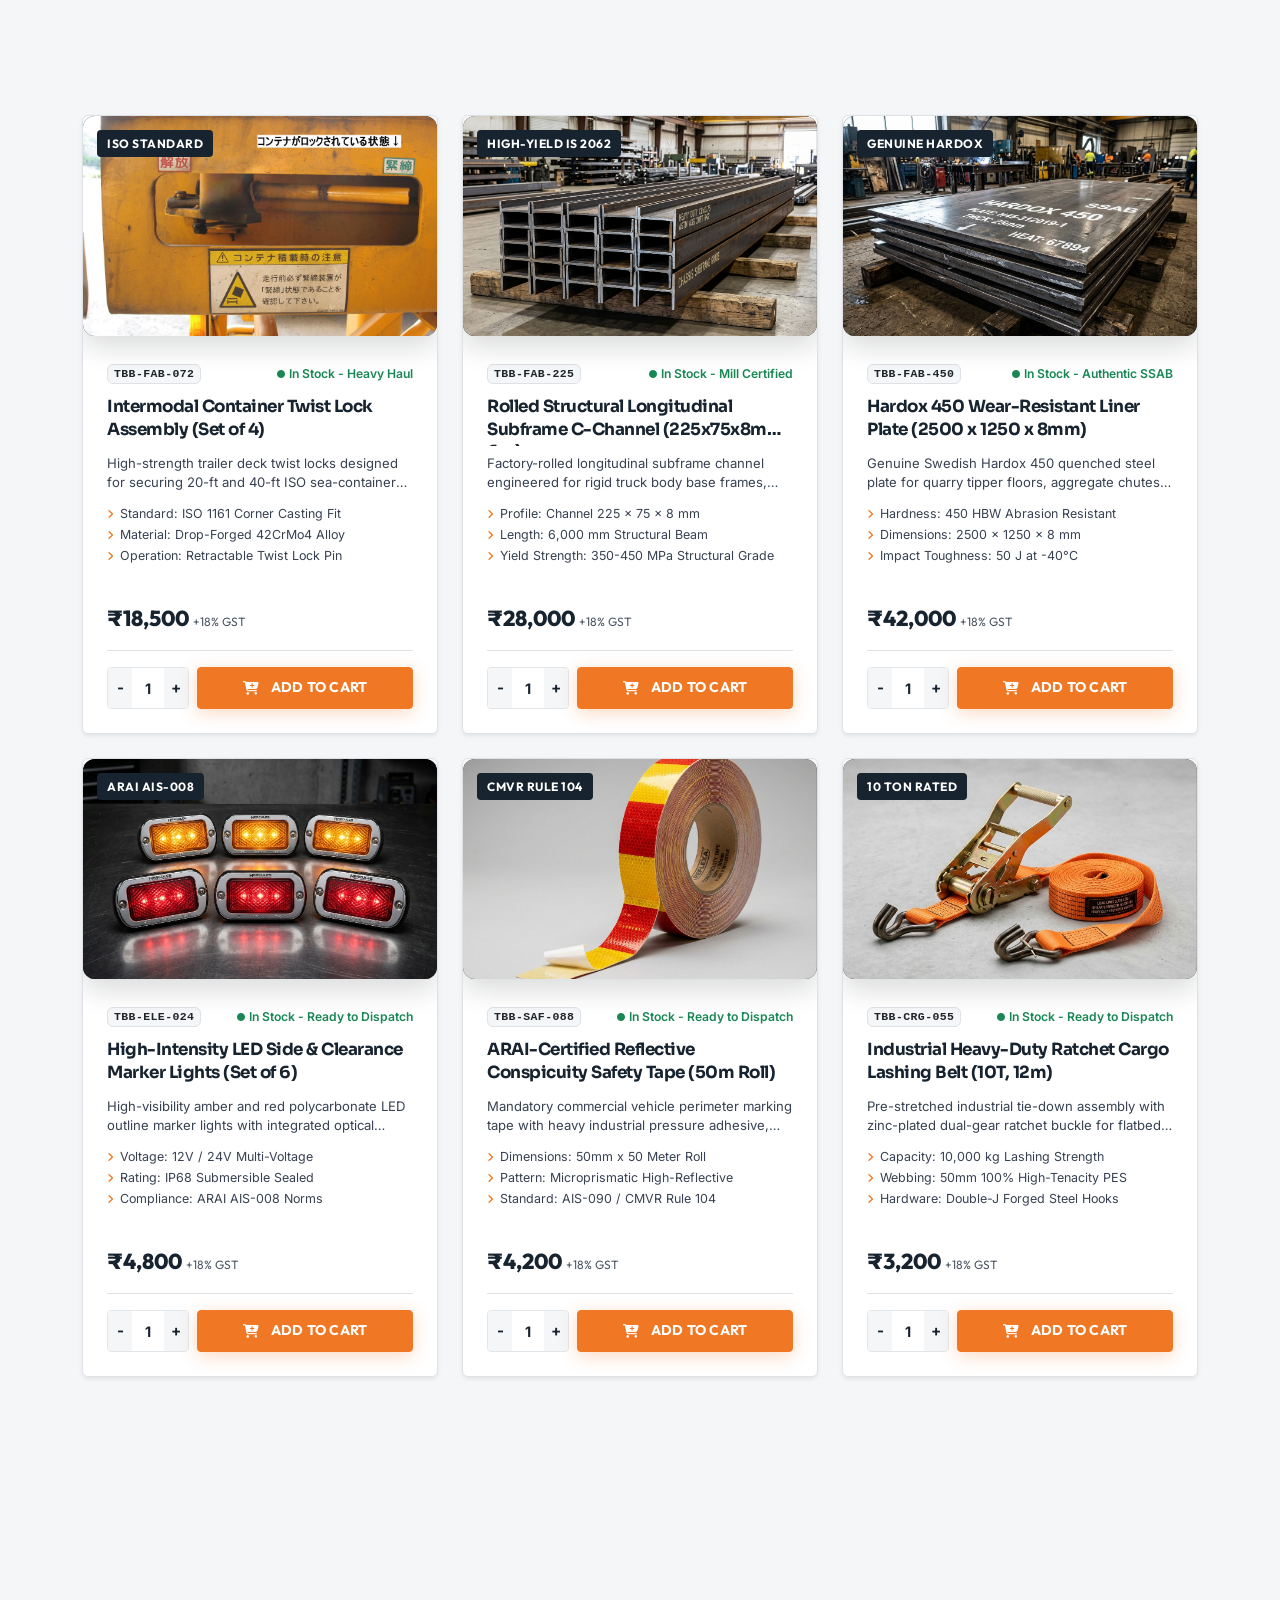
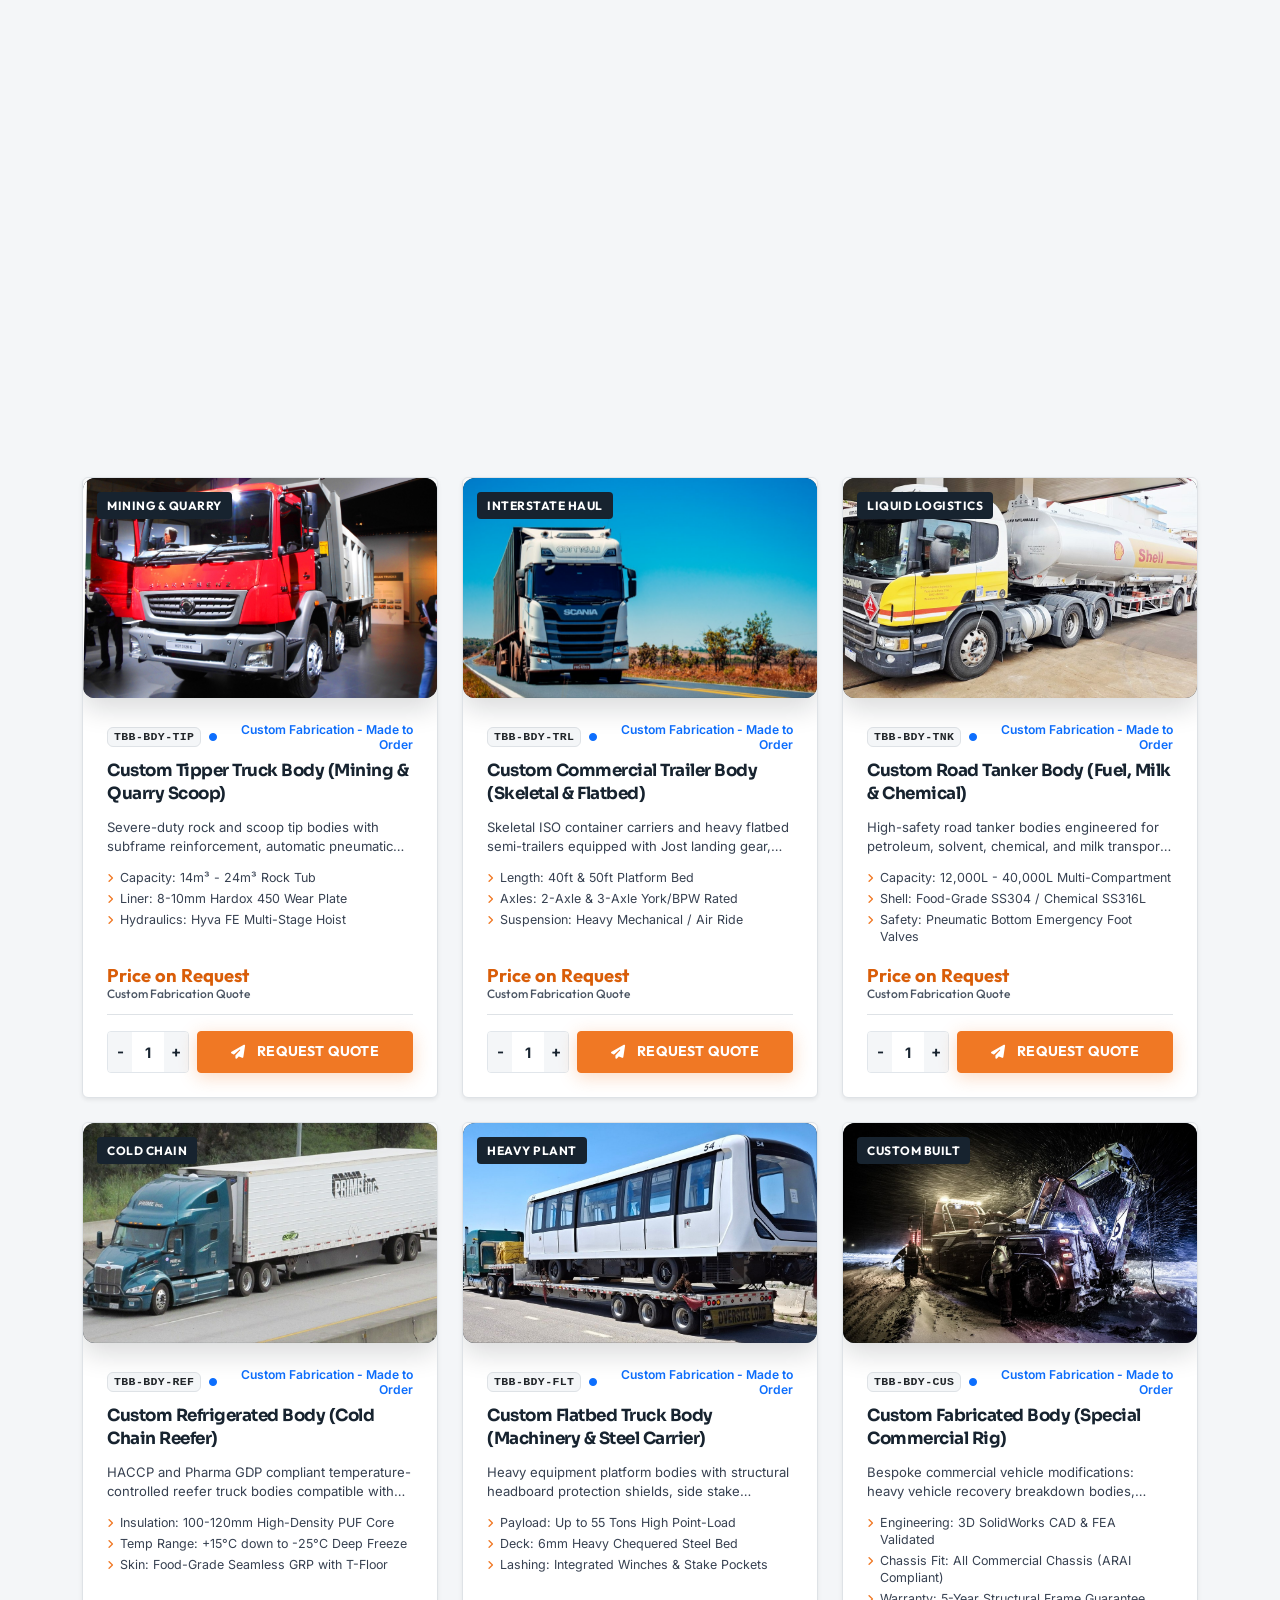
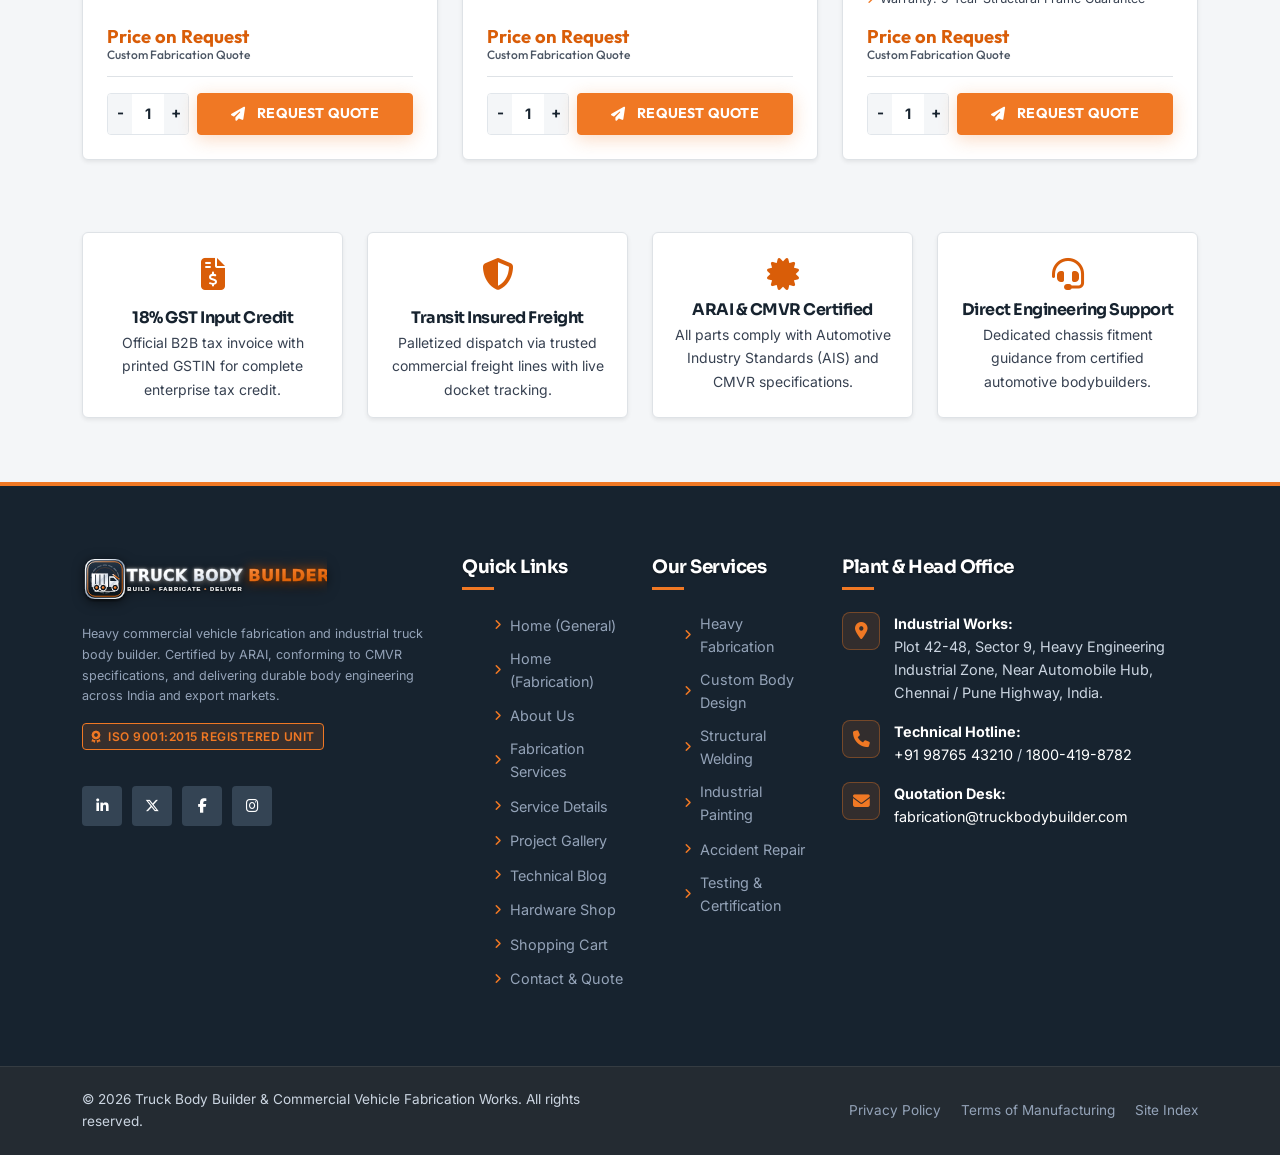
<file: shop.html>
<!DOCTYPE html>
<html lang="en">
<head>
  <meta charset="UTF-8">
  <meta name="viewport" content="width=device-width, initial-scale=1.0">
  <title>Truck Body Accessories & Parts Shop | Truck Body Builder</title>
  <meta name="description" content="Shop factory-direct commercial truck body accessories, hydraulic tipping equipment, chassis components, cargo lashing hardware, and request custom truck body quotes.">
  
  <!-- Favicon Suite -->
  <link rel="icon" type="image/svg+xml" href="assets/images/logo/favicon.svg">
  <link rel="icon" type="image/png" sizes="32x32" href="assets/images/logo/favicon-32x32.png">
  <link rel="icon" type="image/png" sizes="16x16" href="assets/images/logo/favicon-16x16.png">
  <link rel="apple-touch-icon" sizes="180x180" href="assets/images/logo/apple-touch-icon.png">
  <link rel="alternate icon" href="assets/images/logo/logo-compact.svg">

  <!-- Bootstrap 5 CSS -->
  <link href="https://cdn.jsdelivr.net/npm/bootstrap@5.3.3/dist/css/bootstrap.min.css" rel="stylesheet">
  <!-- Font Awesome 6 Icons -->
  <link rel="stylesheet" href="https://cdnjs.cloudflare.com/ajax/libs/font-awesome/6.5.1/css/all.min.css">
  
  <!-- Custom Stylesheets -->
  <link rel="stylesheet" href="assets/css/style.css">
  <link rel="stylesheet" href="assets/css/responsive.css">
  <link rel="stylesheet" href="assets/css/dark-mode.css">
  <link rel="stylesheet" href="assets/css/premium-motion.css">

  <style>
    .shop-filter-btn {
      border: 1px solid var(--border-color);
      background-color: var(--card-bg);
      color: var(--body-text);
      padding: 8px 18px;
      border-radius: 30px;
      font-size: 0.88rem;
      font-weight: 600;
      transition: all var(--transition-fast);
      cursor: pointer;
    }
    .shop-filter-btn:hover,
    .shop-filter-btn.active {
      background-color: var(--industrial-orange);
      color: var(--white);
      border-color: var(--industrial-orange);
    }
    .product-price-box {
      font-family: var(--font-heading);
      font-size: 1.35rem;
      font-weight: 800;
      color: var(--primary-steel);
      line-height: 1.2;
    }
    .product-price-sub {
      font-size: 0.75rem;
      color: var(--muted-text);
      font-weight: normal;
    }
    .product-card {
      transition: transform var(--transition-normal), box-shadow var(--transition-normal), border-color var(--transition-normal);
    }
    .product-card:hover {
      transform: translateY(-5px);
      box-shadow: 0 12px 24px rgba(0,0,0,0.08);
      border-color: var(--industrial-orange) !important;
    }
    .product-meta-row {
      display: flex;
      justify-content: space-between;
      align-items: center;
      gap: 8px;
      min-height: 28px;
      margin-bottom: 8px;
    }
    .product-sku-badge {
      font-size: 0.72rem;
      letter-spacing: 0.4px;
      flex-shrink: 0;
      padding: 3px 6px;
    }
    .product-stock-status {
      font-size: 0.76rem;
      line-height: 1.25;
      text-align: right;
      display: inline-flex;
      align-items: center;
      justify-content: flex-end;
    }
    .product-title {
      font-size: 1.05rem !important;
      font-weight: 700 !important;
      line-height: 1.35 !important;
      height: 2.7em !important;
      min-height: 50px !important;
      display: -webkit-box !important;
      -webkit-line-clamp: 2 !important;
      -webkit-box-orient: vertical !important;
      overflow: hidden !important;
      text-overflow: ellipsis !important;
      margin-bottom: 8px !important;
    }
    .product-desc {
      font-size: 0.82rem !important;
      line-height: 1.45 !important;
      height: 2.9em !important;
      min-height: 38px !important;
      max-height: 38px !important;
      display: -webkit-box !important;
      -webkit-line-clamp: 2 !important;
      -webkit-box-orient: vertical !important;
      overflow: hidden !important;
      text-overflow: ellipsis !important;
      margin-bottom: 12px !important;
    }
    .product-specs-wrap {
      flex: 1 1 auto;
      display: flex;
      flex-direction: column;
      justify-content: flex-start;
      margin-bottom: 6px;
    }
    .product-spec-list {
      list-style: none;
      padding-left: 0;
      margin-bottom: 0;
      font-size: 0.78rem;
      min-height: 80px;
    }
    .product-spec-list li {
      padding: 2px 0;
      color: var(--body-text);
      line-height: 1.35;
      display: flex;
      align-items: baseline;
      gap: 6px;
    }
    .product-spec-list li i {
      color: var(--industrial-orange);
      font-size: 0.68rem;
      flex-shrink: 0;
    }
    .product-price-wrap {
      min-height: 52px;
      display: flex;
      flex-direction: column;
      justify-content: center;
      margin-top: auto;
      margin-bottom: 8px;
      padding-top: 6px;
    }

    /* Professional Responsive Action Bar */
    .product-card-actions {
      width: 100%;
    }
    .card-action-row {
      width: 100%;
      display: flex;
      align-items: center;
      gap: 8px;
      flex-wrap: nowrap;
    }
    .shop-card-qty {
      display: inline-flex;
      align-items: center;
      border: 1px solid var(--border-color);
      border-radius: var(--radius-sm);
      overflow: hidden;
      background: var(--card-bg);
      height: 42px;
      flex-shrink: 0;
      width: 82px;
    }
    .card-qty-btn {
      background: var(--light-bg);
      border: none;
      width: 25px;
      height: 100%;
      padding: 0;
      font-weight: 700;
      font-size: 0.95rem;
      cursor: pointer;
      color: var(--primary-steel);
      display: inline-flex;
      align-items: center;
      justify-content: center;
      transition: background-color var(--transition-fast);
      user-select: none;
    }
    .card-qty-btn:hover {
      background-color: var(--border-color);
    }
    .product-qty-input {
      width: 32px;
      height: 100%;
      text-align: center;
      border: none;
      font-weight: 700;
      font-size: 0.9rem;
      background: transparent;
      color: var(--primary-steel);
      padding: 0;
    }
    .btn-card-action {
      height: 42px;
      font-size: 0.88rem;
      font-weight: 700;
      letter-spacing: 0.2px;
      border-radius: var(--radius-sm);
      padding: 0 12px;
      white-space: nowrap;
      display: inline-flex;
      align-items: center;
      justify-content: center;
      transition: all var(--transition-fast);
    }
    .btn-card-action.btn-industrial {
      background-color: var(--industrial-orange);
      color: #FFFFFF;
      border: 1px solid var(--industrial-orange);
    }
    .btn-card-action.btn-industrial:hover {
      background-color: #EA580C;
      border-color: #EA580C;
      color: #FFFFFF;
    }
    .btn-card-action.btn-outline-steel {
      border: 1px solid #334155;
      color: var(--primary-steel);
      background-color: transparent;
    }
    .btn-card-action.btn-outline-steel:hover {
      background-color: #273646;
      border-color: #273646;
      color: #FFFFFF;
    }
    .btn-lbl-short {
      display: none;
    }

    /* Dark Mode Adaptations */
    [data-theme="dark"] .shop-filter-btn {
      background-color: var(--secondary-steel-blue);
      border-color: #273646;
      color: #CBD5E1;
    }
    [data-theme="dark"] .shop-filter-btn.active {
      background-color: var(--industrial-orange);
      color: #FFFFFF;
      border-color: var(--industrial-orange);
    }
    [data-theme="dark"] .product-price-box {
      color: #F1F5F9;
    }
    [data-theme="dark"] .shop-card-qty {
      background: #17232F;
      border-color: #273646;
    }
    [data-theme="dark"] .card-qty-btn {
      background: #1b2633;
      color: #F1F5F9;
    }
    [data-theme="dark"] .card-qty-btn:hover {
      background: #273646;
    }
    [data-theme="dark"] .product-qty-input {
      color: #F1F5F9;
    }
    [data-theme="dark"] .btn-card-action.btn-outline-steel {
      border-color: #475569;
      color: #F1F5F9;
      background-color: rgba(255,255,255,0.03);
    }
    [data-theme="dark"] .btn-card-action.btn-outline-steel:hover {
      background-color: #334155;
      border-color: #475569;
      color: #FFFFFF;
    }

    /* Mid-Desktop Breakpoint (col-lg-4 on ~992px to ~1250px) */
    @media (max-width: 1250px) and (min-width: 992px) {
      .card-action-row {
        gap: 6px;
      }
      .shop-card-qty {
        width: 74px;
        height: 40px;
      }
      .shop-card-qty .card-qty-btn {
        width: 23px;
      }
      .shop-card-qty .product-qty-input {
        width: 28px;
        font-size: 0.85rem;
      }
      .btn-card-action {
        height: 40px;
        font-size: 0.82rem;
        padding: 0 8px;
      }
      .card-action-quote .btn-lbl-long {
        display: none;
      }
      .card-action-quote .btn-lbl-short {
        display: inline;
      }
    }

    /* Small Mobile Breakpoints */
    @media (max-width: 420px) {
      .card-action-row {
        gap: 6px;
      }
      .shop-card-qty {
        width: 74px;
        height: 40px;
      }
      .btn-card-action {
        height: 40px;
        font-size: 0.82rem;
        padding: 0 8px;
      }
      .card-action-quote .btn-lbl-long {
        display: none;
      }
      .card-action-quote .btn-lbl-short {
        display: inline;
      }
    }

    @media (max-width: 350px) {
      .card-action-row {
        flex-wrap: wrap;
        gap: 6px;
      }
      .shop-card-qty {
        width: 100%;
        justify-content: center;
      }
      .card-action-row .btn-card-action {
        width: 100%;
        flex-grow: 0;
      }
      .card-action-quote .btn-lbl-long {
        display: inline;
      }
      .card-action-quote .btn-lbl-short {
        display: none;
      }
    }
  </style>
</head>
<body>

  <!-- Main Navigation Header -->
  <header class="site-header" id="siteHeader">
    <nav class="navbar navbar-expand-lg navbar-dark">
      <div class="container navbar-container">
        <!-- Brand Logo (Left) -->
        <a class="navbar-brand navbar-brand-industrial" href="index.html" aria-label="Truck Body Builder Homepage">
          <div class="brand-logo-wrap">
            <img src="assets/images/logo/logo-main.svg" alt="Truck Body Builder - Commercial Vehicle Fabrication" class="brand-logo-main">
            <div class="brand-logo-sheen"></div>
          </div>
        </a>

        <!-- Mobile Controls (Dark/Light Mode, RTL, Cart & Hamburger) -->
        <div class="mobile-nav-controls d-lg-none">
          <button class="header-icon-btn theme-toggle-btn" type="button" title="Toggle Dark/Light Mode" aria-label="Toggle Theme">
            <i class="fas fa-moon"></i>
          </button>
          <button class="header-icon-btn rtl-toggle-btn" type="button" title="Toggle RTL/LTR" aria-label="Toggle RTL">
            <span class="rtl-text">RTL</span>
          </button>
          <!-- Cart Icon with Live Badge (Mobile) -->
          <a href="cart.html" class="header-icon-btn cart-icon-btn position-relative" title="View Shopping Cart" aria-label="Shopping Cart">
            <i class="fas fa-shopping-cart"></i>
            <span class="cart-count-badge badge bg-warning text-dark position-absolute top-0 start-100 translate-middle rounded-pill" style="display: none; font-size: 0.65rem; padding: 0.25em 0.5em;">0</span>
          </a>
          <button class="navbar-toggler" type="button" id="navbarDrawerToggler" aria-label="Toggle navigation drawer" aria-expanded="false" aria-controls="navbarDrawer">
            <span class="navbar-toggler-icon"></span>
          </button>
        </div>

        <!-- Navigation Drawer & Menu (Centered on Desktop, Slide-in Drawer on Mobile) -->
        <div class="navbar-drawer" id="navbarDrawer">
          <!-- Mobile Drawer Header -->
          <div class="drawer-header d-lg-none">
            <div class="drawer-brand">
              <a href="index.html" class="drawer-brand-link text-decoration-none" aria-label="Truck Body Builder Homepage">
                <img src="assets/images/logo/logo-main.svg" alt="Truck Body Builder" class="drawer-logo-img">
              </a>
            </div>
            <button type="button" class="drawer-close-btn" id="navbarDrawerClose" aria-label="Close navigation drawer">
              <i class="fas fa-times"></i>
            </button>
          </div>

          <!-- Centered Navigation Links on Desktop -->
          <ul class="navbar-nav mx-auto">
            <li class="nav-item dropdown">
              <a class="nav-link dropdown-toggle" href="#" role="button" data-bs-toggle="dropdown" aria-expanded="false">
                Home <i class="fas fa-chevron-down nav-chevron ms-1"></i>
              </a>
              <ul class="dropdown-menu dropdown-menu-industrial">
                <li><a class="dropdown-item" href="index.html"><i class="fas fa-truck-moving"></i> Commercial Vehicles</a></li>
                <li><a class="dropdown-item" href="home-2.html"><i class="fas fa-screwdriver-wrench"></i> Custom Fabrication</a></li>
              </ul>
            </li>
            <li class="nav-item">
              <a class="nav-link" href="about.html">About Us</a>
            </li>
            <li class="nav-item">
              <a class="nav-link" href="services.html">Services</a>
            </li>
            <li class="nav-item">
              <a class="nav-link" href="gallery.html">Gallery</a>
            </li>
            <li class="nav-item">
              <a class="nav-link" href="blog.html">Blog</a>
            </li>
            <li class="nav-item">
              <a class="nav-link active" href="shop.html">Shop</a>
            </li>
            <li class="nav-item">
              <a class="nav-link" href="contact.html">Contact</a>
            </li>
          </ul>

          <!-- Desktop Header Actions (Right) -->
          <div class="header-actions">
            <!-- Theme & RTL Toggles (Desktop only >=992px) -->
            <button class="header-icon-btn theme-toggle-btn d-none d-lg-inline-flex" type="button" title="Toggle Dark/Light Mode" aria-label="Toggle Theme">
              <i class="fas fa-moon"></i>
            </button>
            <button class="header-icon-btn rtl-toggle-btn d-none d-lg-inline-flex" type="button" title="Toggle RTL/LTR" aria-label="Toggle RTL">
              <span class="rtl-text">RTL</span>
            </button>

            <!-- Cart Icon with Live Badge (Desktop) -->
            <a href="cart.html" class="header-icon-btn cart-icon-btn position-relative d-none d-lg-inline-flex" title="View Shopping Cart" aria-label="Shopping Cart">
              <i class="fas fa-shopping-cart"></i>
              <span class="cart-count-badge badge bg-warning text-dark position-absolute top-0 start-100 translate-middle rounded-pill" style="display: none; font-size: 0.65rem; padding: 0.25em 0.5em;">0</span>
            </a>

            <!-- CTA "Get a Quote" -->
            <a href="contact.html" class="btn btn-industrial nav-cta-btn">
              <i class="fas fa-file-invoice"></i> Get a Quote
            </a>
          </div>
        </div>
      </div>
    </nav>
  </header>

  <!-- Mobile Backdrop Overlay (<992px) -->
  <div class="drawer-backdrop" id="drawerBackdrop"></div>

  <main>
    <!-- SHOP BREADCRUMB HERO -->
    <section class="py-5 text-white" style="background: linear-gradient(rgba(23, 35, 47, 0.94), rgba(23, 35, 47, 0.94)), url('assets/images/products/container-body.jpg?v=2') center/cover no-repeat; border-bottom: 4px solid var(--industrial-orange);">
      <div class="container py-4 text-center">
        <span class="badge-certified mb-2 d-inline-block">Commercial Vehicle Components & Hardware</span>
        <h1 class="display-5 fw-bold text-white mb-2" dir="auto">Truck Body Parts & Procurement Shop</h1>
        <p class="text-light opacity-90 mx-auto mb-0" style="max-width: 720px;" dir="auto">
          Factory-direct heavy truck accessories, multi-stage hydraulic hoists, chassis spares, cargo tie-downs, and custom truck body manufacturing quotations.
        </p>
      </div>
    </section>

    <!-- SHOP CONTENT & CATALOG SECTION -->
    <section class="py-5" style="background-color: var(--light-bg);">
      <div class="container py-lg-3">

        <!-- Search, Filter & Sort Controls -->
        <div class="card p-3 p-md-4 border rounded shadow-sm bg-white mb-4">
          <div class="row g-3 align-items-center">
            <!-- Search Input -->
            <div class="col-lg-5 col-md-6">
              <div class="input-group">
                <span class="input-group-text bg-light border-end-0"><i class="fas fa-search text-muted"></i></span>
                <input type="text" id="shopSearchInput" class="form-control border-start-0" placeholder="Search truck parts, hydraulics, SKU...">
              </div>
            </div>

            <!-- Sort Select -->
            <div class="col-lg-3 col-md-6 ms-auto">
              <div class="d-flex align-items-center gap-2">
                <label for="shopSortSelect" class="small text-nowrap fw-bold text-muted">Sort By:</label>
                <select class="form-select form-select-sm" id="shopSortSelect">
                  <option value="featured">Featured Components</option>
                  <option value="price-low">Price: Low to High</option>
                  <option value="price-high">Price: High to Low</option>
                  <option value="name">Product Name (A-Z)</option>
                </select>
              </div>
            </div>
          </div>

          <!-- Category Filter Pills -->
          <div class="d-flex flex-wrap gap-2 mt-3 pt-3 border-top" id="categoryFilterGroup">
            <button class="shop-filter-btn active" data-category="all">
              <i class="fas fa-layer-group me-1"></i> All Products (27)
            </button>
            <button class="shop-filter-btn" data-category="Truck Body Accessories">
              <i class="fas fa-toolbox me-1"></i> Truck Body Accessories
            </button>
            <button class="shop-filter-btn" data-category="Truck Chassis Components">
              <i class="fas fa-car-battery me-1"></i> Truck Chassis Components
            </button>
            <button class="shop-filter-btn" data-category="Hydraulic Equipment">
              <i class="fas fa-oil-can me-1"></i> Hydraulic Equipment
            </button>
            <button class="shop-filter-btn" data-category="Truck Body Spare Parts">
              <i class="fas fa-wrench me-1"></i> Truck Body Spare Parts
            </button>
            <button class="shop-filter-btn" data-category="Fabrication Components">
              <i class="fas fa-cogs me-1"></i> Fabrication Components
            </button>
            <button class="shop-filter-btn" data-category="Industrial Vehicle Accessories">
              <i class="fas fa-shield-alt me-1"></i> Industrial Vehicle Accessories
            </button>
            <button class="shop-filter-btn" data-category="Custom Truck Bodies">
              <i class="fas fa-truck me-1"></i> Custom Truck Bodies (Quote)
            </button>
          </div>
        </div>

        <!-- Dynamic Product Grid Rendered by JS -->
        <div class="row g-4" id="shopProductGrid">
          <!-- Loading placeholder -->
          <div class="col-12 text-center py-5">
            <div class="spinner-border text-warning" role="status">
              <span class="visually-hidden">Loading Products...</span>
            </div>
            <p class="mt-3 text-muted">Loading commercial vehicle hardware catalog...</p>
          </div>
        </div>

        <!-- B2B Procurement Benefits Bar -->
        <div class="row g-4 mt-5">
          <div class="col-md-3 col-sm-6">
            <div class="p-3 bg-white rounded border shadow-sm h-100 text-center">
              <div class="fs-2 text-orange mb-2" style="color: var(--industrial-orange);"><i class="fas fa-file-invoice-dollar"></i></div>
              <h6 class="fw-bold mb-1">18% GST Input Credit</h6>
              <p class="small text-muted mb-0">Official B2B tax invoice with printed GSTIN for complete enterprise tax credit.</p>
            </div>
          </div>
          <div class="col-md-3 col-sm-6">
            <div class="p-3 bg-white rounded border shadow-sm h-100 text-center">
              <div class="fs-2 text-orange mb-2" style="color: var(--industrial-orange);"><i class="fas fa-shield-alt"></i></div>
              <h6 class="fw-bold mb-1">Transit Insured Freight</h6>
              <p class="small text-muted mb-0">Palletized dispatch via trusted commercial freight lines with live docket tracking.</p>
            </div>
          </div>
          <div class="col-md-3 col-sm-6">
            <div class="p-3 bg-white rounded border shadow-sm h-100 text-center">
              <div class="fs-2 text-orange" style="color: var(--industrial-orange);"><i class="fas fa-certificate mb-2"></i></div>
              <h6 class="fw-bold mb-1">ARAI & CMVR Certified</h6>
              <p class="small text-muted mb-0">All parts comply with Automotive Industry Standards (AIS) and CMVR specifications.</p>
            </div>
          </div>
          <div class="col-md-3 col-sm-6">
            <div class="p-3 bg-white rounded border shadow-sm h-100 text-center">
              <div class="fs-2 text-orange" style="color: var(--industrial-orange);"><i class="fas fa-headset mb-2"></i></div>
              <h6 class="fw-bold mb-1">Direct Engineering Support</h6>
              <p class="small text-muted mb-0">Dedicated chassis fitment guidance from certified automotive bodybuilders.</p>
            </div>
          </div>
        </div>

      </div>
    </section>
  </main>

  <!-- CUSTOM TRUCK BODY QUOTATION MODAL -->
    <!-- CUSTOM TRUCK BODY QUOTATION MODAL -->
  <div class="modal fade" id="customQuoteModal" tabindex="-1" aria-labelledby="customQuoteModalLabel" aria-hidden="true">
    <div class="modal-dialog modal-lg modal-dialog-centered">
      <div class="modal-content border-0 shadow-lg">
        <div class="modal-header bg-dark text-white border-bottom border-warning">
          <div class="d-flex align-items-center gap-2">
            <i class="fas fa-truck text-warning fs-4"></i>
            <h5 class="modal-title fw-bold" id="customQuoteModalLabel">Request Custom Truck Body Fabrication Quote</h5>
          </div>
          <button type="button" class="btn-close btn-close-white" data-bs-dismiss="modal" aria-label="Close"></button>
        </div>
        
        <div id="quoteModalBodyContainer">
          <form id="customQuoteModalForm" novalidate>
            <div class="modal-body p-4" style="max-height: 75vh; overflow-y: auto;">
              <div class="alert alert-light border small mb-3">
                <i class="fas fa-info-circle text-orange me-1" style="color: var(--industrial-orange);"></i>
                Provide your fleet chassis details and body requirements. Our design desk will issue a comprehensive 3D CAD proposal and statutory RTO homologation roadmap.
              </div>

              <div class="row g-3">
                <!-- 1. Required Truck Body Type -->
                <div class="col-md-6 form-group-validated">
                  <label for="quoteBodyType" class="form-label fw-bold small">Required Truck Body Type <span class="text-danger">*</span></label>
                  <select class="form-select" id="quoteBodyType" required>
                    <option value="" disabled selected>Select Truck Body Type</option>
                    <option value="Tipper Body">Heavy Mining Tipper Body (Hardox 450)</option>
                    <option value="Closed Container Body">Closed Logistics Freight Container</option>
                    <option value="Refrigerated Reefer Body">Insulated Refrigerated Reefer Body (-25°C)</option>
                    <option value="Trailer Body">Tri-Axle Skeletal / Flatbed Semi-Trailer</option>
                    <option value="Liquid Tanker Body">Petroleum &amp; Chemical Road Tanker (SS316L)</option>
                    <option value="Open Truck Body">Fixed / Dropside Open Cargo Body</option>
                    <option value="Flatbed Truck Body">Machinery Flatbed Carrier with Winches</option>
                    <option value="Custom Special Vehicle">Bespoke Defense / Recovery / Municipal Rig</option>
                  </select>
                  <div class="custom-field-error" id="quoteBodyTypeError"></div>
                </div>

                <!-- 2. Chassis Make & Model -->
                <div class="col-md-6 form-group-validated">
                  <label for="quoteVehicleModel" class="form-label fw-bold small">Chassis Make &amp; Model <span class="text-danger">*</span></label>
                  <input type="text" class="form-control" id="quoteVehicleModel" required placeholder="e.g. Tata Signa 4825 / Ashok Leyland 3525" maxlength="100">
                  <div class="custom-field-error" id="quoteVehicleModelError"></div>
                </div>

                <!-- 3. Fleet / Vehicle Quantity -->
                <div class="col-md-6 form-group-validated">
                  <label for="quoteQuantity" class="form-label fw-bold small">Fleet / Vehicle Quantity <span class="text-danger">*</span></label>
                  <input type="number" class="form-control" id="quoteQuantity" min="1" max="10000" step="1" placeholder="e.g. 5" required>
                  <div class="custom-field-error" id="quoteQuantityError"></div>
                </div>

                <!-- 4. Authorized Contact Name -->
                <div class="col-md-6 form-group-validated">
                  <label for="quoteContactName" class="form-label fw-bold small">Authorized Contact Person (Full Name) <span class="text-danger">*</span></label>
                  <input type="text" class="form-control" id="quoteContactName" name="contactName" autocomplete="name" required placeholder="e.g. Rajesh Kumar (Letters only)" maxlength="60">
                  <div class="custom-field-error" id="quoteContactNameError"></div>
                </div>

                <!-- 5. Mobile Number (10 Digits) -->
                <div class="col-md-6 form-group-validated">
                  <label for="quoteContactMobile" class="form-label fw-bold small">Mobile Number (10 Digits) <span class="text-danger">*</span></label>
                  <div class="input-group" id="quoteMobileGroup">
                    <span class="input-group-text bg-light fw-bold text-dark border-end-0">+91</span>
                    <input type="tel" class="form-control border-start-0" id="quoteContactMobile" name="mobile" autocomplete="tel" placeholder="9876543210" maxlength="10" inputmode="numeric" required>
                  </div>
                  <div class="custom-field-error" id="quoteContactMobileError"></div>
                </div>

                <!-- 6. Email Address -->
                <div class="col-md-6 form-group-validated">
                  <label for="quoteContactEmail" class="form-label fw-bold small">Email Address <span class="text-danger">*</span></label>
                  <input type="email" class="form-control" id="quoteContactEmail" required placeholder="e.g. rajesh@gmail.com">
                  <div class="custom-field-error" id="quoteContactEmailError"></div>
                </div>

                <!-- 7. Payload & Operating Specifications -->
                <div class="col-12 form-group-validated">
                  <div class="d-flex justify-content-between align-items-center mb-1">
                    <label for="quoteDetails" class="form-label fw-bold small mb-0">Payload &amp; Operating Specifications (Optional)</label>
                    <span class="badge bg-light text-muted border small font-monospace" id="quoteDetailsCharCount">0 / 1000 characters</span>
                  </div>
                  <textarea class="form-control" id="quoteDetails" rows="3" maxlength="1000" placeholder="Target payload volume, floor wear plate requirements, operating route conditions..."></textarea>
                  <div class="custom-field-error" id="quoteDetailsError"></div>
                </div>
              </div>
            </div>
            <div class="modal-footer bg-light d-flex justify-content-between align-items-center">
              <span class="small text-muted"><i class="fas fa-shield-alt text-orange me-1"></i> 100% Secure &amp; Confidential B2B Quote</span>
              <div class="d-flex gap-2">
                <button type="button" class="btn btn-outline-secondary" data-bs-dismiss="modal">Cancel</button>
                <button type="submit" class="btn btn-industrial fw-bold" id="quoteSubmitBtn">
                  <i class="fas fa-paper-plane me-1"></i> Submit Quotation Request
                </button>
              </div>
            </div>
          </form>
        </div>
      </div>
    </div>
  </div>

  <!-- INDUSTRIAL FOOTER -->
  <footer class="site-footer">
    <div class="container">
      <div class="row g-4">
        <div class="col-lg-4 col-md-6 footer-widget">
          <a href="index.html" class="footer-brand d-inline-block mb-3 text-decoration-none" title="Truck Body Builder - Back to Home">
            <div class="footer-logo-wrap">
              <img src="assets/images/logo/logo-main.svg" alt="Truck Body Builder - Heavy Commercial Vehicle Fabrication" class="footer-logo-img">
            </div>
          </a>
          <p class="text-muted small mb-3">
            Heavy commercial vehicle fabrication and industrial truck body builder. Certified by ARAI, conforming to CMVR specifications, and delivering durable body engineering across India and export markets.
          </p>
          <div class="badge-certified d-inline-block mb-3">
            <i class="fas fa-award me-1"></i> ISO 9001:2015 Registered Unit
          </div>
          <div class="social-links">
            <a href="https://linkedin.com" target="_blank" rel="noopener noreferrer" class="social-icon-btn" aria-label="LinkedIn"><i class="fab fa-linkedin-in"></i></a>
            <a href="https://twitter.com" target="_blank" rel="noopener noreferrer" class="social-icon-btn" aria-label="Twitter X"><i class="fab fa-x-twitter"></i></a>
            <a href="https://facebook.com" target="_blank" rel="noopener noreferrer" class="social-icon-btn" aria-label="Facebook"><i class="fab fa-facebook-f"></i></a>
            <a href="https://instagram.com" target="_blank" rel="noopener noreferrer" class="social-icon-btn" aria-label="Instagram"><i class="fab fa-instagram"></i></a>
          </div>
        </div>

        <!-- Col 2: Quick Links -->
        <div class="col-lg-2 col-md-6 footer-widget">
          <h5 class="text-white">Quick Links</h5>
          <ul class="footer-links">
            <li><a href="index.html"><i class="fas fa-angle-right"></i> Home (General)</a></li>
            <li><a href="home-2.html"><i class="fas fa-angle-right"></i> Home (Fabrication)</a></li>
            <li><a href="about.html"><i class="fas fa-angle-right"></i> About Us</a></li>
            <li><a href="services.html"><i class="fas fa-angle-right"></i> Fabrication Services</a></li>
            <li><a href="service-details.html"><i class="fas fa-angle-right"></i> Service Details</a></li>
            <li><a href="gallery.html"><i class="fas fa-angle-right"></i> Project Gallery</a></li>
            <li><a href="blog.html"><i class="fas fa-angle-right"></i> Technical Blog</a></li>
            <li><a href="shop.html"><i class="fas fa-angle-right"></i> Hardware Shop</a></li>
            <li><a href="cart.html"><i class="fas fa-angle-right"></i> Shopping Cart</a></li>
            <li><a href="contact.html"><i class="fas fa-angle-right"></i> Contact & Quote</a></li>
          </ul>
        </div>

        <!-- Col 3: Services & Capabilities -->
        <div class="col-lg-2 col-md-6 footer-widget">
          <h5 class="text-white">Our Services</h5>
          <ul class="footer-links">
            <li><a href="services.html"><i class="fas fa-angle-right"></i> Heavy Fabrication</a></li>
            <li><a href="services.html"><i class="fas fa-angle-right"></i> Custom Body Design</a></li>
            <li><a href="services.html"><i class="fas fa-angle-right"></i> Structural Welding</a></li>
            <li><a href="services.html"><i class="fas fa-angle-right"></i> Industrial Painting</a></li>
            <li><a href="services.html"><i class="fas fa-angle-right"></i> Accident Repair</a></li>
            <li><a href="service-details.html"><i class="fas fa-angle-right"></i> Testing & Certification</a></li>
          </ul>
        </div>

        <div class="col-lg-4 col-md-6 footer-widget">
          <h5 class="text-white">Plant & Head Office</h5>
          <div class="footer-contact-item">
            <a href="contact.html" class="footer-contact-icon text-decoration-none" title="View Plant & Head Office Location"><i class="fas fa-map-marker-alt"></i></a>
            <div>
              <strong>Industrial Works:</strong><br>
              Plot 42-48, Sector 9, Heavy Engineering Industrial Zone, Near Automobile Hub, Chennai / Pune Highway, India.
            </div>
          </div>
          <div class="footer-contact-item">
            <a href="tel:+919876543210" class="footer-contact-icon text-decoration-none" title="Call Technical Hotline"><i class="fas fa-phone"></i></a>
            <div>
              <strong>Technical Hotline:</strong><br>
              <a href="tel:+919876543210" class="text-white">+91 98765 43210</a> / <a href="tel:18004198782" class="text-white">1800-419-8782</a>
            </div>
          </div>
          <div class="footer-contact-item">
            <a href="mailto:fabrication@truckbodybuilder.com" class="footer-contact-icon text-decoration-none" title="Email Quotation Desk"><i class="fas fa-envelope"></i></a>
            <div>
              <strong>Quotation Desk:</strong><br>
              <a href="mailto:fabrication@truckbodybuilder.com" class="text-white">fabrication@truckbodybuilder.com</a>
            </div>
          </div>
        </div>
      </div>
    </div>

    <div class="footer-bottom">
      <div class="container">
        <div class="row align-items-center">
          <div class="col-md-6 text-center text-md-start mb-2 mb-md-0">
            &copy; 2026 Truck Body Builder & Commercial Vehicle Fabrication Works. All rights reserved.
          </div>
          <div class="col-md-6 text-center text-md-end">
            <div class="footer-bottom-links">
              <a href="privacy-policy.html">Privacy Policy</a>
              <a href="services.html">Terms of Manufacturing</a>
              <a href="services.html">Site Index</a>
            </div>
          </div>
        </div>
      </div>
    </div>
  </footer>

  <button id="backToTopBtn" class="back-to-top" title="Back to top" aria-label="Back to top">
    <i class="fas fa-chevron-up"></i>
  </button>

  <script src="https://cdn.jsdelivr.net/npm/bootstrap@5.3.3/dist/js/bootstrap.bundle.min.js"></script>
  <script src="assets/js/theme.js"></script>
  <script src="assets/js/cart.js"></script>
  <script src="assets/js/gallery.js"></script>
  <script src="assets/js/main.js"></script>
  <script src="assets/js/premium-motion.js" defer></script>

  <!-- Shop Filtering & Dynamic Product Rendering Script -->
  <script>
    document.addEventListener('DOMContentLoaded', () => {
      const grid = document.getElementById('shopProductGrid');
      const searchInput = document.getElementById('shopSearchInput');
      const sortSelect = document.getElementById('shopSortSelect');
      const filterBtns = document.querySelectorAll('.shop-filter-btn');

      let currentCategory = 'all';
      let currentSearch = '';
      let currentSort = 'featured';

      // Update All Products count badge dynamically
      if (window.TruckCart && window.TruckCart.catalog) {
        const allBtn = document.querySelector('.shop-filter-btn[data-category="all"]');
        if (allBtn) {
          allBtn.innerHTML = `<i class="fas fa-layer-group me-1"></i> All Products (${window.TruckCart.catalog.length})`;
        }
      }

      window.resetShopFilters = function() {
        if (searchInput) searchInput.value = '';
        currentSearch = '';
        currentCategory = 'all';
        filterBtns.forEach(btn => {
          if (btn.getAttribute('data-category') === 'all') {
            btn.classList.add('active');
          } else {
            btn.classList.remove('active');
          }
        });
        renderProducts();
      };

      function renderProducts() {
        if (!grid || !window.TruckCart || !window.TruckCart.catalog) return;
        const catalog = window.TruckCart.catalog;

        const q = (currentSearch || '').trim().toLowerCase();
        const tokens = q ? q.split(/\s+/).filter(Boolean) : [];

        const matchesItem = (item) => {
          if (tokens.length === 0) return true;
          const fullSearchText = [
            item.name || '',
            item.category || '',
            item.sku || '',
            item.description || '',
            (item.specs || []).join(' '),
            item.badge || ''
          ].join(' ').toLowerCase();
          return tokens.every(token => fullSearchText.includes(token));
        };

        const scoreItem = (item) => {
          if (tokens.length === 0) return 0;
          let score = 0;
          const nameL = (item.name || '').toLowerCase();
          const skuL = (item.sku || '').toLowerCase();
          const catL = (item.category || '').toLowerCase();
          const descL = (item.description || '').toLowerCase();

          if (q && nameL.includes(q)) score += 30;
          tokens.forEach(tok => {
            if (nameL.includes(tok)) score += 12;
            if (skuL.includes(tok)) score += 10;
            if (catL.includes(tok)) score += 6;
            if (descL.includes(tok)) score += 3;
          });
          return score;
        };

        // Filter by category
        let list = catalog.filter(item => {
          if (currentCategory === 'all') return true;
          return item.category === currentCategory;
        }).filter(matchesItem);

        // Smart Category Fallback:
        // If search produces 0 results inside a restricted category, but matching products exist in the catalog,
        // automatically fallback to all products so the user is never stuck with an empty screen.
        if (list.length === 0 && tokens.length > 0 && currentCategory !== 'all') {
          const globalMatches = catalog.filter(matchesItem);
          if (globalMatches.length > 0) {
            currentCategory = 'all';
            list = globalMatches;
            filterBtns.forEach(btn => {
              if (btn.getAttribute('data-category') === 'all') {
                btn.classList.add('active');
              } else {
                btn.classList.remove('active');
              }
            });
          }
        }

        // Sort results
        if (currentSort === 'price-low') {
          list.sort((a, b) => (a.price || 9999999) - (b.price || 9999999));
        } else if (currentSort === 'price-high') {
          list.sort((a, b) => (b.price || 0) - (a.price || 0));
        } else if (currentSort === 'name') {
          list.sort((a, b) => a.name.localeCompare(b.name));
        } else if (tokens.length > 0) {
          // When searching under default/featured sort, rank higher scoring items first
          list.sort((a, b) => scoreItem(b) - scoreItem(a));
        }

        if (list.length === 0) {
          grid.innerHTML = `
            <div class="col-12 text-center py-5">
              <div class="p-5 bg-white rounded border shadow-sm mx-auto" style="max-width: 520px;">
                <i class="fas fa-search fs-1 text-muted mb-3"></i>
                <h4 class="h5 fw-bold mb-2">No Matching Truck Products Found</h4>
                <p class="text-muted small mb-3">We could not find products matching "<strong>${escapeHtml(currentSearch)}</strong>". Try checking another category or reset filters.</p>
                <button type="button" class="btn btn-sm btn-industrial" onclick="window.resetShopFilters()">
                  <i class="fas fa-undo me-1"></i> Reset Search Filters
                </button>
              </div>
            </div>
          `;
          return;
        }

        grid.innerHTML = list.map(item => {
          const isFixed = item.priceType === 'fixed' && typeof item.price === 'number';
          const priceDisplay = isFixed 
            ? `<div class="product-price-box">${TruckCart.formatCurrency(item.price)} <span class="product-price-sub">+18% GST</span></div>`
            : `<div class="product-price-box text-orange" style="color: var(--industrial-orange); font-size: 1.15rem; font-weight: 700;">Price on Request <span class="product-price-sub d-block text-muted" style="font-size: 0.75rem; font-weight: 500;">Custom Fabrication Quote</span></div>`;

          const actionHtml = `
            <div class="product-card-actions mt-auto pt-3 border-top">
              <div class="card-action-row">
                <div class="shop-card-qty flex-shrink-0">
                  <button type="button" class="card-qty-btn qty-minus" aria-label="Decrease quantity">-</button>
                  <input type="text" class="product-qty-input" value="1" readonly aria-label="Quantity">
                  <button type="button" class="card-qty-btn qty-plus" aria-label="Increase quantity">+</button>
                </div>
                ${isFixed ? `
                  <button type="button" class="btn btn-industrial btn-card-action flex-grow-1" data-add-to-cart="${item.id}">
                    <i class="fas fa-cart-plus me-1"></i> Add to Cart
                  </button>
                ` : `
                  <button type="button" class="btn btn-industrial btn-card-action flex-grow-1" data-request-quote="${escapeHtml(item.name)}" title="Request Engineering Quotation">
                    <i class="fas fa-paper-plane me-1"></i> Request Quote
                  </button>
                `}
              </div>
            </div>
          `;

          const specsHtml = item.specs ? `
            <ul class="product-spec-list mb-0">
              ${item.specs.map(s => `<li><i class="fas fa-angle-right"></i><span>${escapeHtml(s)}</span></li>`).join('')}
            </ul>
          ` : '';

          return `
            <div class="col-md-6 col-lg-4 product-item">
              <div class="product-card h-100 d-flex flex-column border rounded shadow-sm bg-white overflow-hidden">
                <div class="product-thumb-wrapper position-relative" style="height: 220px; overflow: hidden; background: #17232F;">
                  <span class="product-tag">${escapeHtml(item.badge || item.category)}</span>
                  <img src="${item.image}" alt="${escapeHtml(item.name)}" class="product-thumb w-100 h-100" style="object-fit: cover; transition: transform var(--transition-normal);" loading="lazy">
                </div>
                <div class="product-body p-3 p-xl-4 d-flex flex-column flex-grow-1">
                  <div class="product-meta-row">
                    <span class="badge bg-light text-dark border font-monospace product-sku-badge">${escapeHtml(item.sku)}</span>
                    <span class="product-stock-status fw-semibold ${isFixed ? 'text-success' : 'text-primary'}">
                      <i class="fas fa-circle me-1" style="font-size: 0.5rem;"></i>${escapeHtml(item.stockStatus)}
                    </span>
                  </div>
                  <h3 class="product-title">${escapeHtml(item.name)}</h3>
                  <p class="product-desc text-muted">${escapeHtml(item.description)}</p>
                  
                  <div class="product-specs-wrap">
                    ${specsHtml}
                  </div>
                  
                  <div class="product-price-wrap">
                    ${priceDisplay}
                  </div>

                  ${actionHtml}
                </div>
              </div>
            </div>
          `;
        }).join('');
      }

      function escapeHtml(str) {
        if (!str) return '';
        return String(str).replace(/&/g, '&amp;').replace(/</g, '&lt;').replace(/>/g, '&gt;').replace(/"/g, '&quot;');
      }

      // Category click
      filterBtns.forEach(btn => {
        btn.addEventListener('click', () => {
          filterBtns.forEach(b => b.classList.remove('active'));
          btn.classList.add('active');
          currentCategory = btn.getAttribute('data-category');
          renderProducts();
        });
      });

      // Search input
      if (searchInput) {
        searchInput.addEventListener('input', (e) => {
          currentSearch = e.target.value;
          renderProducts();
        });
      }

      // Sort select
      if (sortSelect) {
        sortSelect.addEventListener('change', (e) => {
          currentSort = e.target.value;
          renderProducts();
        });
      }

      // Handle deep-link parameters (?category=..., ?search=..., ?openQuote=true)
      const urlParams = new URLSearchParams(window.location.search);
      const catParam = urlParams.get('category') || urlParams.get('filter');
      const searchParam = urlParams.get('search') || urlParams.get('product');
      const openQuoteParam = urlParams.get('openQuote') || (urlParams.get('spec') === 'custom-build');

      if (searchParam) {
        const cleanSearch = searchParam.replace(/-/g, ' ').replace(/\+/g, ' ').trim();
        if (searchInput) {
          searchInput.value = cleanSearch;
        }
        currentSearch = cleanSearch;
        currentCategory = 'all';
        filterBtns.forEach(b => {
          if (b.getAttribute('data-category') === 'all') {
            b.classList.add('active');
          } else {
            b.classList.remove('active');
          }
        });
      }

      if (catParam) {
        let matchingBtn = document.querySelector(`.shop-filter-btn[data-category="${catParam}"]`);
        if (!matchingBtn) {
          filterBtns.forEach(btn => {
            const btnCat = (btn.getAttribute('data-category') || '').toLowerCase();
            if (btnCat.includes(catParam.toLowerCase())) {
              matchingBtn = btn;
            }
          });
        }
        if (matchingBtn) {
          filterBtns.forEach(b => b.classList.remove('active'));
          matchingBtn.classList.add('active');
          currentCategory = matchingBtn.getAttribute('data-category');
        }
      }

      // Initial Render with parsed parameters
      renderProducts();

      if (openQuoteParam) {
        setTimeout(() => {
          const modalEl = document.getElementById('customQuoteModal');
          if (modalEl && typeof bootstrap !== 'undefined' && bootstrap.Modal) {
            const chassisParam = urlParams.get('chassis');
            if (chassisParam) {
              const chassisInp = document.getElementById('quoteVehicleModel');
              if (chassisInp) chassisInp.value = chassisParam;
            }
            if (searchParam) {
              const select = document.getElementById('quoteBodyType');
              if (select) {
                const sLower = searchParam.toLowerCase();
                for (let i = 0; i < select.options.length; i++) {
                  if (select.options[i].text.toLowerCase().includes(sLower) || select.options[i].value.toLowerCase().includes(sLower)) {
                    select.selectedIndex = i;
                    break;
                  }
                }
              }
            }
            const modal = bootstrap.Modal.getOrCreateInstance(modalEl);
            modal.show();
          }
        }, 400);
      }
    });
  </script>
</body>
</html>
</file>
<file: assets/css/style.css>
/* ==========================================================================
   PROJECT 69: TRUCK BODY BUILDER & COMMERCIAL VEHICLE FABRICATION
   Main Stylesheet - Industrial Premium Design System
   ========================================================================== */

@import url('https://fonts.googleapis.com/css2?family=Space+Grotesk:wght@500;600;700;800&family=Outfit:wght@400;500;600;700;800;900&family=Montserrat:ital,wght@0,400;0,500;0,600;0,700;0,800;0,900;1,400;1,700&family=Inter:wght@300;400;500;600;700&display=swap');

:root {
  /* Primary Industrial Color Palette */
  --primary-steel: #17232F;
  --industrial-orange: #F07824;
  --industrial-orange-hover: #d96515;
  --secondary-steel-blue: #344454;
  --light-bg: #F4F6F8;
  --white: #FFFFFF;
  --charcoal: #242B32;
  --body-text: #4B5563;
  --border-color: #E1E6EB;
  
  /* Additional UI Tokens */
  --card-bg: #FFFFFF;
  --card-hover-border: #F07824;
  --muted-text: #6B7280;
  --dark-surface: #101922;
  --steel-gradient: linear-gradient(135deg, #17232F 0%, #243547 100%);
  --industrial-gradient: linear-gradient(135deg, #F07824 0%, #FF9040 100%);
  --shadow-sm: 0 2px 4px rgba(23, 35, 47, 0.05);
  --shadow-md: 0 4px 14px rgba(23, 35, 47, 0.08);
  --shadow-lg: 0 10px 25px rgba(23, 35, 47, 0.12);
  --shadow-orange: 0 6px 20px rgba(240, 120, 36, 0.35);
  --transition-fast: 0.2s ease;
  --transition-normal: 0.3s ease;
  --transition-slow: 0.5s ease;
  --radius-sm: 4px;
  --radius-md: 8px;
  --radius-lg: 12px;
  
  /* Typography */
  --font-display: 'Space Grotesk', 'Outfit', 'Montserrat', -apple-system, sans-serif;
  --font-heading: 'Outfit', 'Montserrat', -apple-system, BlinkMacSystemFont, "Segoe UI", Roboto, sans-serif;
  --font-body: 'Inter', -apple-system, BlinkMacSystemFont, "Segoe UI", Roboto, sans-serif;
}

/* Base Resets & Layout */
* {
  box-sizing: border-box;
  margin: 0;
  padding: 0;
}

html {
  scroll-behavior: smooth;
  font-size: 16px;
}

html {
  scroll-behavior: smooth;
  font-size: 16px;
  width: 100%;
  max-width: 100%;
  overflow-x: hidden;
}

body {
  width: 100%;
  max-width: 100%;
  overflow-x: clip;
}
body {
  font-family: var(--font-body);
  color: var(--body-text);
  background-color: var(--light-bg);
  line-height: 1.6;
  
  min-height: 100vh;
  display: flex;
  flex-direction: column;
  transition: background-color var(--transition-normal), color var(--transition-normal);
}

main {
  flex: 1 0 auto;
}

h1, h2, h3, h4, h5, h6,
.h1, .h2, .h3, .h4, .h5, .h6 {
  font-family: var(--font-heading);
  color: var(--primary-steel);
  font-weight: 700;
  line-height: 1.25;
  letter-spacing: -0.02em;
}

p {
  margin-bottom: 1rem;
}

a {
  color: var(--industrial-orange);
  text-decoration: none;
  transition: color var(--transition-fast);
}

a:hover {
  color: var(--industrial-orange-hover);
}

img {
  max-width: 100%;
  height: auto;
  display: block;
}

ul {
  list-style: none;
}

/* ==========================================================================
   Header & Navigation
   ========================================================================== */

/* Certifications & Badges */
.badge-certified {
  background: rgba(240, 120, 36, 0.15);
  color: var(--industrial-orange);
  border: 1px solid var(--industrial-orange);
  padding: 3px 8px;
  font-size: 0.75rem;
  font-weight: 600;
  border-radius: var(--radius-sm);
  letter-spacing: 0.5px;
  text-transform: uppercase;
}

/* ==========================================================================
   Header & Responsive Navbar
   ========================================================================== */

/* Elevate header stacking context when mobile navigation drawer is open */
body.drawer-open .site-header,
.site-header:has(.navbar-drawer.is-open) {
  z-index: 1080 !important;
}

.cart-icon-btn {
  position: relative !important;
  overflow: visible !important;
}

.cart-count-badge {
  position: absolute !important;
  top: -5px !important;
  right: -5px !important;
  left: auto !important;
  bottom: auto !important;
  transform: none !important;
  min-width: 19px !important;
  height: 19px !important;
  padding: 0 4px !important;
  font-family: var(--font-heading), 'Sora', sans-serif !important;
  font-weight: 800 !important;
  font-size: 0.68rem !important;
  line-height: 1 !important;
  display: inline-flex !important;
  align-items: center !important;
  justify-content: center !important;
  text-align: center !important;
  background-color: var(--industrial-orange, #F07824) !important;
  color: #FFFFFF !important;
  border: 2px solid #0E1620 !important;
  border-radius: 10px !important;
  box-shadow: 0 2px 6px rgba(0, 0, 0, 0.45) !important;
  z-index: 25 !important;
  pointer-events: none !important;
}

.site-header {
  position: -webkit-sticky !important;
  position: sticky !important;
  top: 0 !important;
  z-index: 1050 !important;
  background-color: var(--primary-steel);
  box-shadow: 0 4px 20px rgba(0, 0, 0, 0.22);
  transition: background-color var(--transition-normal), box-shadow var(--transition-normal);
  border-bottom: 1px solid rgba(255, 255, 255, 0.08);
}

.site-header .navbar {
  min-height: 76px;
  padding: 0;
}

.navbar-container {
  display: flex;
  align-items: center;
  justify-content: space-between;
  width: 100%;
  max-width: 1360px;
  padding-left: 20px;
  padding-right: 20px;
}

/* ==========================================================================
   Brand Logo & Animated Industrial Emblem
   ========================================================================== */
.navbar-brand-industrial {
  display: inline-flex;
  align-items: center;
  gap: 14px;
  color: var(--white);
  font-family: var(--font-heading);
  text-decoration: none;
  flex-shrink: 0;
  padding: 8px 0;
  margin-right: 2rem;
  transition: transform var(--transition-fast);
  position: relative;
}

.navbar-brand-industrial:hover {
  color: var(--white);
  transform: translateY(-1px);
}

/* Premium Industrial Logo Emblem Badge with Dynamic High-Tech Lighting */
.brand-icon-wrapper {
  position: relative;
  width: 48px;
  height: 48px;
  background: linear-gradient(135deg, #FF7A1A 0%, #EA580C 45%, #C2410C 80%, #9A3412 100%);
  display: flex;
  flex-direction: column;
  align-items: center;
  justify-content: center;
  border-radius: 12px;
  color: var(--white);
  font-size: 1.38rem;
  border: 1.5px solid rgba(255, 255, 255, 0.4);
  box-shadow: 
    0 4px 18px rgba(234, 88, 12, 0.45),
    0 1px 3px rgba(0, 0, 0, 0.4),
    inset 0 1.5px 2px rgba(255, 255, 255, 0.75),
    inset 0 -2px 5px rgba(0, 0, 0, 0.45);
  flex-shrink: 0;
  overflow: hidden;
  transition: transform 0.35s cubic-bezier(0.175, 0.885, 0.32, 1.275), box-shadow 0.35s ease;
  z-index: 1;
}

/* Ambient Pulsing Aura Glow behind Emblem */
.brand-icon-wrapper::before {
  content: '';
  position: absolute;
  inset: -3px;
  border-radius: 14px;
  background: linear-gradient(135deg, rgba(255, 122, 26, 0.8), rgba(255, 180, 110, 0.4), rgba(234, 88, 12, 0.8));
  z-index: -1;
  opacity: 0.65;
  filter: blur(7px);
  animation: brandAuraPulse 2.8s ease-in-out infinite alternate;
  pointer-events: none;
}

/* Moving Specular Metallic Chrome Sheen across Logo */
.brand-icon-wrapper::after {
  content: '';
  position: absolute;
  top: -100%;
  left: -100%;
  width: 60%;
  height: 300%;
  background: linear-gradient(
    90deg,
    rgba(255, 255, 255, 0) 0%,
    rgba(255, 255, 255, 0.15) 30%,
    rgba(255, 255, 255, 0.85) 50%,
    rgba(255, 255, 255, 0.15) 70%,
    rgba(255, 255, 255, 0) 100%
  );
  transform: rotate(30deg);
  animation: brandSheen 3.4s cubic-bezier(0.25, 1, 0.5, 1) infinite;
  pointer-events: none;
  z-index: 3;
}

/* Dynamic Highway Cruising Motion on Truck Icon */
.brand-icon-wrapper i {
  position: relative;
  z-index: 2;
  display: inline-block;
  color: #FFFFFF;
  margin-top: -3px;
  transform-origin: bottom center;
  animation: truckHighwayCruise 2s cubic-bezier(0.45, 0.05, 0.55, 0.95) infinite;
  filter: drop-shadow(0 2px 4px rgba(0, 0, 0, 0.45));
  will-change: transform;
}

/* Highway Road Track with Streaming Dashes under the truck */
.brand-road-track {
  position: absolute;
  bottom: 5px;
  left: 14%;
  right: 14%;
  height: 3px;
  background: rgba(15, 23, 42, 0.5);
  border-radius: 2px;
  overflow: hidden;
  box-shadow: inset 0 1px 2px rgba(0, 0, 0, 0.5);
  border-top: 1px solid rgba(255, 255, 255, 0.3);
  transition: opacity 0.3s ease;
}

/* Streaming Road Lane Dashes */
.brand-road-track::after {
  content: '';
  position: absolute;
  top: 0;
  left: 0;
  width: 200%;
  height: 100%;
  background: repeating-linear-gradient(
    90deg,
    #FFFFFF 0px,
    #FFFFFF 5px,
    transparent 5px,
    transparent 11px
  );
  animation: roadLaneSpeed 0.65s linear infinite;
  will-change: transform;
}

/* Aerodynamic Speed Streak trailing behind Truck */
.brand-road-track::before {
  content: '';
  position: absolute;
  top: -4px;
  left: 0;
  width: 14px;
  height: 2px;
  background: linear-gradient(90deg, rgba(255, 255, 255, 0.85), transparent);
  border-radius: 1px;
  animation: aerodynamicStreak 0.8s ease-out infinite;
  z-index: 1;
}

/* Small Variant for Drawer & Footer */
.brand-icon-wrapper.sm {
  width: 38px;
  height: 38px;
  font-size: 1.15rem;
  border-radius: 9px;
}

.brand-icon-wrapper.sm .brand-road-track {
  bottom: 4px;
  left: 12%;
  right: 12%;
  height: 2.5px;
}

.brand-icon-wrapper.sm i {
  margin-top: -2px;
}

/* Interactive Hover Reactions on Brand Logo */
.navbar-brand-industrial:hover .brand-icon-wrapper {
  transform: translateY(-2px) scale(1.06);
  box-shadow: 
    0 8px 26px rgba(240, 120, 36, 0.68),
    inset 0 1.5px 2px rgba(255, 255, 255, 0.9),
    inset 0 -2px 5px rgba(0, 0, 0, 0.5);
}

.navbar-brand-industrial:hover .brand-icon-wrapper i {
  animation: truckTurboBoost 0.8s ease-in-out infinite;
  filter: drop-shadow(-3px 1px 4px rgba(255, 255, 255, 0.5)) drop-shadow(0 3px 6px rgba(0, 0, 0, 0.55));
}

.navbar-brand-industrial:hover .brand-road-track::after {
  animation-duration: 0.35s; /* Turbo road speed */
}

[dir="rtl"] .navbar-brand-industrial:hover .brand-icon-wrapper i {
  animation: truckTurboBoostRTL 0.8s ease-in-out infinite;
}

/* Brand Text Group & Shimmering Typography */
.brand-text-group {
  display: flex;
  flex-direction: column;
}

.brand-text-title {
  font-family: var(--font-heading);
  font-weight: 800;
  font-size: 1.32rem;
  line-height: 1.1;
  color: var(--white);
  letter-spacing: -0.2px;
  text-transform: uppercase;
  display: flex;
  align-items: baseline;
  gap: 5px;
  transition: letter-spacing 0.3s ease;
}

.brand-word-strong {
  color: #FFFFFF;
  font-weight: 800;
  text-shadow: 0 2px 5px rgba(0, 0, 0, 0.45);
  transition: color 0.3s ease;
}

.brand-word-accent {
  background: linear-gradient(
    90deg,
    #F07824 0%,
    #FFA866 25%,
    #FFFFFF 50%,
    #FF8A24 75%,
    #F07824 100%
  );
  background-size: 250% 100%;
  -webkit-background-clip: text;
  -webkit-text-fill-color: transparent;
  font-weight: 900;
  animation: textShimmerMove 3.6s linear infinite;
  filter: drop-shadow(0 2px 8px rgba(240, 120, 36, 0.45));
  display: inline-block;
}

.navbar-brand-industrial:hover .brand-text-title {
  letter-spacing: 0.25px;
}

.navbar-brand-industrial:hover .brand-word-strong {
  color: #F8FAFC;
  text-shadow: 0 2px 10px rgba(255, 255, 255, 0.45);
}

.brand-text-sub {
  display: flex;
  align-items: center;
  gap: 6px;
  font-size: 0.62rem;
  font-weight: 700;
  color: #B8C4CE;
  letter-spacing: 1.6px;
  margin-top: 3px;
  text-transform: uppercase;
  transition: color 0.3s ease;
}

.navbar-brand-industrial:hover .brand-text-sub {
  color: var(--industrial-orange);
}

/* Live Status Pulse Radar Beacon */
.brand-pulse-dot {
  display: inline-block;
  width: 7px;
  height: 7px;
  border-radius: 50%;
  background-color: var(--industrial-orange);
  box-shadow: 0 0 0 0 rgba(240, 120, 36, 0.85);
  animation: liveSignalPulse 1.8s ease-out infinite;
  flex-shrink: 0;
}

/* ==========================================================================
   Logo Moving & Lighting Animation Keyframes
   ========================================================================== */
@keyframes brandSheen {
  0% {
    left: -100%;
    opacity: 0;
  }
  15% {
    opacity: 1;
  }
  42%, 100% {
    left: 160%;
    opacity: 0;
  }
}

@keyframes brandAuraPulse {
  0% {
    opacity: 0.45;
    filter: blur(5px);
    transform: scale(0.96);
  }
  100% {
    opacity: 0.8;
    filter: blur(9px);
    transform: scale(1.05);
  }
}

/* Realistic Highway Driving & Suspension Motion */
@keyframes truckHighwayCruise {
  0% {
    transform: translate3d(0, 0, 0) rotate(0deg);
  }
  20% {
    transform: translate3d(2px, -2px, 0) rotate(-1.5deg); /* torque climb, cab rises */
  }
  40% {
    transform: translate3d(3.5px, 0.5px, 0) rotate(0.8deg); /* cruising glide, cab settles */
  }
  60% {
    transform: translate3d(2px, -1px, 0) rotate(-0.5deg); /* highway road vibration */
  }
  80% {
    transform: translate3d(-0.5px, 1.2px, 0) rotate(1deg); /* expansion joint compression */
  }
  100% {
    transform: translate3d(0, 0, 0) rotate(0deg);
  }
}

/* Turbo Acceleration on Hover */
@keyframes truckTurboBoost {
  0%, 100% {
    transform: translate3d(4px, -1.8px, 0) rotate(-2deg) scale(1.1);
  }
  50% {
    transform: translate3d(5.5px, 0.5px, 0) rotate(0.6deg) scale(1.12);
  }
}

@keyframes truckTurboBoostRTL {
  0%, 100% {
    transform: translate3d(-4px, -1.8px, 0) rotate(2deg) scale(1.1);
  }
  50% {
    transform: translate3d(-5.5px, 0.5px, 0) rotate(-0.6deg) scale(1.12);
  }
}

/* Streaming Highway Lane Dashes */
@keyframes roadLaneSpeed {
  0% {
    transform: translate3d(0, 0, 0);
  }
  100% {
    transform: translate3d(-50%, 0, 0);
  }
}

/* Aerodynamic Speed Streak behind Truck */
@keyframes aerodynamicStreak {
  0% {
    transform: translate3d(16px, 0, 0) scaleX(0.3);
    opacity: 0;
  }
  45% {
    transform: translate3d(6px, 0, 0) scaleX(1);
    opacity: 0.85;
  }
  100% {
    transform: translate3d(-6px, 0, 0) scaleX(0.2);
    opacity: 0;
  }
}

/* Fluid Chrome Gradient Flow on "BUILDER" */
@keyframes textShimmerMove {
  0% {
    background-position: 0% center;
  }
  100% {
    background-position: 250% center;
  }
}

/* Radar Pulse Beacon */
@keyframes liveSignalPulse {
  0% {
    transform: scale(0.9);
    box-shadow: 0 0 0 0 rgba(240, 120, 36, 0.85);
  }
  70% {
    transform: scale(1.1);
    box-shadow: 0 0 0 7px rgba(240, 120, 36, 0);
  }
  100% {
    transform: scale(0.9);
    box-shadow: 0 0 0 0 rgba(240, 120, 36, 0);
  }
}

/* Reduced Motion Preference for Accessibility */
@media (prefers-reduced-motion: reduce) {
  .brand-icon-wrapper::before,
  .brand-icon-wrapper::after,
  .brand-icon-wrapper i,
  .brand-road-track::before,
  .brand-road-track::after,
  .brand-word-accent,
  .brand-pulse-dot {
    animation: none !important;
  }
}

/* Desktop Navigation Layout (>= 992px) */
@media (min-width: 992px) {
  .navbar-drawer {
    display: flex !important;
    align-items: center;
    justify-content: space-between;
    flex: 1;
    min-width: 0;
  }

  .navbar-drawer .navbar-nav {
    display: flex;
    flex-direction: row;
    align-items: center;
    justify-content: center;
    gap: 4px;
    margin: 0 auto !important;
    padding: 0;
    list-style: none;
  }

  .navbar-dark .navbar-nav .nav-link {
    color: #E2E8F0;
    font-family: var(--font-heading);
    font-weight: 600;
    font-size: 0.88rem;
    padding: 26px 14px;
    text-transform: uppercase;
    letter-spacing: 0.6px;
    transition: color var(--transition-fast), background-color var(--transition-fast);
    position: relative;
    display: inline-flex;
    align-items: center;
    gap: 6px;
    white-space: nowrap;
    text-decoration: none;
  }

  .navbar-dark .navbar-nav .nav-link:hover,
  .navbar-dark .navbar-nav .nav-link.active {
    color: var(--industrial-orange);
  }

  /* Active bottom indicator bar on Desktop */
  .navbar-dark .navbar-nav .nav-link.active::after {
    content: '';
    position: absolute;
    bottom: 0;
    left: 12px;
    right: 12px;
    height: 3px;
    background-color: var(--industrial-orange);
    border-radius: 3px 3px 0 0;
    box-shadow: 0 -2px 8px rgba(240, 120, 36, 0.6);
  }

  /* Desktop Dropdown on Hover & Focus */
  .navbar-nav .nav-item.dropdown {
    position: relative;
  }

  .navbar-nav .nav-item.dropdown:hover .dropdown-menu-industrial,
  .navbar-nav .nav-item.dropdown:focus-within .dropdown-menu-industrial {
    display: block;
    opacity: 1;
    visibility: visible;
    transform: translateY(0);
    pointer-events: auto;
  }

  .dropdown-menu-industrial {
    display: block;
    opacity: 0;
    visibility: hidden;
    transform: translateY(10px);
    transition: opacity 0.22s ease, transform 0.22s ease, visibility 0.22s;
    pointer-events: none;
    position: absolute;
    top: 100%;
    left: 0;
    min-width: 250px;
    background-color: var(--primary-steel);
    border: 1px solid var(--secondary-steel-blue);
    border-top: 3px solid var(--industrial-orange);
    border-radius: 0 0 var(--radius-sm) var(--radius-sm);
    box-shadow: 0 12px 30px rgba(0, 0, 0, 0.35);
    padding: 8px 0;
    margin-top: 0;
    z-index: 1050;
  }

  .dropdown-menu-industrial .dropdown-item {
    color: #D1D5DB;
    font-family: var(--font-heading);
    font-size: 0.88rem;
    font-weight: 600;
    padding: 10px 16px;
    display: flex;
    align-items: center;
    gap: 12px;
    transition: all var(--transition-fast);
    text-decoration: none;
    background: transparent;
    border: none;
    width: 100%;
    border-radius: 6px;
  }

  .dropdown-menu-industrial .dropdown-item i {
    color: var(--industrial-orange);
    font-size: 0.92rem;
    width: 32px;
    height: 32px;
    border-radius: 8px;
    display: inline-flex;
    align-items: center;
    justify-content: center;
    background: rgba(240, 120, 36, 0.12);
    border: 1px solid rgba(240, 120, 36, 0.28);
    box-shadow: inset 0 1px 0 rgba(255, 255, 255, 0.08);
    transition: all var(--transition-fast);
    flex-shrink: 0;
  }

  .dropdown-menu-industrial .dropdown-item:hover,
  .dropdown-menu-industrial .dropdown-item.active {
    background-color: var(--secondary-steel-blue);
    color: var(--white);
    padding-left: 20px;
  }

  .dropdown-menu-industrial .dropdown-item:hover i,
  .dropdown-menu-industrial .dropdown-item.active i {
    background: linear-gradient(135deg, #F07824 0%, #D45B0A 100%);
    color: #FFFFFF;
    border-color: #F07824;
    box-shadow: 0 4px 12px rgba(240, 120, 36, 0.45);
    transform: scale(1.06);
  }
}

/* Header Actions (Right) */
.header-actions {
  display: flex;
  align-items: center;
  gap: 10px;
  flex-shrink: 0;
}

.nav-cta-btn {
  padding: 11px 22px;
  font-size: 0.84rem;
  font-weight: 700;
  letter-spacing: 0.6px;
  white-space: nowrap;
}

/* Theme & RTL Icon Buttons */
.header-icon-btn {
  width: 40px;
  height: 40px;
  border-radius: var(--radius-sm);
  background-color: var(--secondary-steel-blue);
  color: var(--white);
  display: inline-flex;
  align-items: center;
  justify-content: center;
  border: 1px solid rgba(255, 255, 255, 0.15);
  position: relative;
  cursor: pointer;
  transition: all var(--transition-fast);
  padding: 0;
  line-height: 1;
  text-decoration: none;
}

.header-icon-btn:hover {
  background-color: var(--industrial-orange);
  border-color: var(--industrial-orange);
  color: var(--white);
  transform: translateY(-2px);
  box-shadow: 0 4px 10px rgba(240, 120, 36, 0.35);
}

.header-icon-btn:focus-visible {
  outline: 2px solid var(--industrial-orange);
  outline-offset: 2px;
}

.header-icon-btn .rtl-text {
  font-size: 0.72rem;
  font-weight: 700;
  font-family: var(--font-heading);
  letter-spacing: 0.5px;
}

/* Cart Icon Button & Live Counter Badge */
.cart-icon-btn.active {
  background-color: var(--industrial-orange);
  border-color: var(--industrial-orange);
  color: var(--white);
}

.cart-count-badge {
  font-family: var(--font-heading);
  font-weight: 800;
  font-size: 0.65rem !important;
  background-color: var(--industrial-orange) !important;
  color: #FFFFFF !important;
  border: 2px solid var(--primary-steel);
  box-shadow: 0 2px 6px rgba(0, 0, 0, 0.4);
  padding: 0.22em 0.52em !important;
  line-height: 1;
  animation: badgePop 0.35s cubic-bezier(0.175, 0.885, 0.32, 1.275);
}

@keyframes badgePop {
  0% { transform: translate(-50%, -50%) scale(0.5); }
  50% { transform: translate(-50%, -50%) scale(1.25); }
  100% { transform: translate(-50%, -50%) scale(1); }
}

/* Mobile Quick Controls Bar (<992px) */
.mobile-nav-controls {
  display: flex;
  align-items: center;
  gap: 8px;
}

.navbar-toggler {
  border: 1px solid rgba(255, 255, 255, 0.2);
  padding: 8px 10px;
  border-radius: var(--radius-sm);
  background: var(--secondary-steel-blue);
  color: var(--white);
  line-height: 1;
  cursor: pointer;
  transition: all var(--transition-fast);
}

.navbar-toggler:hover {
  background: var(--industrial-orange);
  border-color: var(--industrial-orange);
}

.navbar-toggler:focus {
  outline: none;
  box-shadow: 0 0 0 2px var(--industrial-orange);
}

.navbar-toggler-icon {
  width: 22px;
  height: 22px;
  background-image: url("data:image/svg+xml,%3csvg xmlns='http://www.w3.org/2000/svg' viewBox='0 0 30 30'%3e%3cpath stroke='rgba%28255, 255, 255, 0.9%29' stroke-linecap='round' stroke-miterlimit='10' stroke-width='2.5' d='M4 7h22M4 15h22M4 23h22'/%3e%3c/svg%3e");
}

.nav-chevron {
  font-size: 0.72rem;
  margin-left: 4px;
  transition: transform 0.25s ease;
}

.cart-count-badge {
  position: absolute;
  top: -5px;
  right: -5px;
  background-color: var(--industrial-orange);
  color: var(--white);
  font-size: 0.7rem;
  font-weight: 700;
  height: 18px;
  min-width: 18px;
  line-height: 18px;
  border-radius: 9px;
  text-align: center;
  padding: 0 4px;
  box-shadow: 0 2px 5px rgba(0, 0, 0, 0.3);
}

/* ==========================================================================
   Buttons & UI Elements
   ========================================================================== */

.btn {
  font-family: var(--font-heading);
  font-weight: 600;
  font-size: 0.88rem;
  text-transform: uppercase;
  letter-spacing: 0.6px;
  padding: 12px 24px;
  border-radius: var(--radius-sm);
  transition: all var(--transition-normal);
  display: inline-flex;
  align-items: center;
  justify-content: center;
  gap: 8px;
}

.btn-industrial {
  background-color: var(--industrial-orange);
  border: 2px solid var(--industrial-orange);
  color: var(--white);
  box-shadow: var(--shadow-sm);
}

.btn-industrial:hover,
.btn-industrial:focus {
  background-color: var(--industrial-orange-hover);
  border-color: var(--industrial-orange-hover);
  color: var(--white);
  transform: translateY(-2px);
  box-shadow: var(--shadow-orange);
}

.btn-steel {
  background-color: var(--primary-steel);
  border: 2px solid var(--primary-steel);
  color: var(--white);
}

.btn-steel:hover,
.btn-steel:focus {
  background-color: var(--secondary-steel-blue);
  border-color: var(--secondary-steel-blue);
  color: var(--white);
  transform: translateY(-2px);
}

.btn-outline-steel {
  background-color: transparent;
  border: 2px solid var(--primary-steel);
  color: var(--primary-steel);
}

.btn-outline-steel:hover,
.btn-outline-steel:focus {
  background-color: var(--primary-steel);
  color: var(--white);
  transform: translateY(-2px);
}

.btn-outline-light-industrial {
  background-color: transparent;
  border: 2px solid rgba(255, 255, 255, 0.4);
  color: var(--white);
}

.btn-outline-light-industrial:hover,
.btn-outline-light-industrial:focus {
  background-color: var(--white);
  border-color: var(--white);
  color: var(--primary-steel);
  transform: translateY(-2px);
}

.btn-sm {
  padding: 7px 16px;
  font-size: 0.8rem;
}

.btn-lg {
  padding: 16px 32px;
  font-size: 0.95rem;
}

/* Section Header Component */
.section-header {
  margin-bottom: 45px;
}

.section-subtitle {
  color: var(--industrial-orange);
  font-family: var(--font-heading);
  font-size: 0.85rem;
  font-weight: 700;
  letter-spacing: 2px;
  text-transform: uppercase;
  display: inline-flex;
  align-items: center;
  gap: 8px;
  margin-bottom: 8px;
}

.section-subtitle::before {
  content: '';
  display: inline-block;
  width: 18px;
  height: 3px;
  background-color: var(--industrial-orange);
  border-radius: 2px;
}

.section-title {
  font-size: 2.25rem;
  font-weight: 800;
  color: #17232F !important;
  margin-bottom: 12px;
}

.section-desc {
  color: #374151 !important;
  font-size: 1.05rem;
  max-width: 680px;
}

/* Light Mode Strict Heading Visibility Safeguards (Excludes naturally dark hero & footer sections) */
:root:not([data-theme="dark"]) h1:not(.text-white):not(.hero-heading):not(.hero-carousel-section *):not(.page-hero *):not(.hero-section-2 *):not(.hero-2-headline):not(.hero-2-desc):not(#cadHeroStudio *):not(.site-footer *):not(footer *):not(.footer-widget *):not(.gallery-overlay *):not(.gallery-item *):not(.gallery-title):not(.lightbox-caption *):not(.lightbox-modal *),
:root:not([data-theme="dark"]) h2:not(.text-white):not(.hero-carousel-section *):not(.page-hero *):not(.hero-section-2 *):not(.hero-2-headline):not(.hero-2-desc):not(#cadHeroStudio *):not(.site-footer *):not(footer *):not(.footer-widget *):not(.gallery-overlay *):not(.gallery-item *):not(.gallery-title):not(.lightbox-caption *):not(.lightbox-modal *),
:root:not([data-theme="dark"]) h3:not(.text-white):not(.hero-carousel-section *):not(.page-hero *):not(.hero-section-2 *):not(.hero-2-headline):not(.hero-2-desc):not(#cadHeroStudio *):not(.site-footer *):not(footer *):not(.footer-widget *):not(.gallery-overlay *):not(.gallery-item *):not(.gallery-title):not(.lightbox-caption *):not(.lightbox-modal *),
:root:not([data-theme="dark"]) h4:not(.text-white):not(.hero-carousel-section *):not(.page-hero *):not(.hero-section-2 *):not(.hero-2-headline):not(.hero-2-desc):not(#cadHeroStudio *):not(.site-footer *):not(footer *):not(.footer-widget *):not(.gallery-overlay *):not(.gallery-item *):not(.gallery-title):not(.lightbox-caption *):not(.lightbox-modal *),
:root:not([data-theme="dark"]) h5:not(.text-white):not(.hero-carousel-section *):not(.page-hero *):not(.hero-section-2 *):not(.hero-2-headline):not(.hero-2-desc):not(#cadHeroStudio *):not(.site-footer *):not(footer *):not(.footer-widget *):not(.gallery-overlay *):not(.gallery-item *):not(.gallery-title):not(.lightbox-caption *):not(.lightbox-modal *),
:root:not([data-theme="dark"]) h6:not(.text-white):not(.hero-carousel-section *):not(.page-hero *):not(.hero-section-2 *):not(.hero-2-headline):not(.hero-2-desc):not(#cadHeroStudio *):not(.site-footer *):not(footer *):not(.footer-widget *):not(.gallery-overlay *):not(.gallery-item *):not(.gallery-title):not(.lightbox-caption *):not(.lightbox-modal *),
:root:not([data-theme="dark"]) .section-title:not(.text-white):not(.hero-carousel-section *):not(.page-hero *):not(.hero-section-2 *):not(.hero-2-headline):not(.hero-2-desc):not(#cadHeroStudio *):not(.site-footer *):not(footer *):not(.footer-widget *):not(.gallery-overlay *):not(.gallery-item *):not(.gallery-title):not(.lightbox-caption *):not(.lightbox-modal *),
[data-theme="light"] h1:not(.text-white):not(.hero-heading):not(.hero-carousel-section *):not(.page-hero *):not(.hero-section-2 *):not(.hero-2-headline):not(.hero-2-desc):not(#cadHeroStudio *):not(.site-footer *):not(footer *):not(.footer-widget *):not(.gallery-overlay *):not(.gallery-item *):not(.gallery-title):not(.lightbox-caption *):not(.lightbox-modal *),
[data-theme="light"] h2:not(.text-white):not(.hero-carousel-section *):not(.page-hero *):not(.hero-section-2 *):not(.hero-2-headline):not(.hero-2-desc):not(#cadHeroStudio *):not(.site-footer *):not(footer *):not(.footer-widget *):not(.gallery-overlay *):not(.gallery-item *):not(.gallery-title):not(.lightbox-caption *):not(.lightbox-modal *),
[data-theme="light"] h3:not(.text-white):not(.hero-carousel-section *):not(.page-hero *):not(.hero-section-2 *):not(.hero-2-headline):not(.hero-2-desc):not(#cadHeroStudio *):not(.site-footer *):not(footer *):not(.footer-widget *):not(.gallery-overlay *):not(.gallery-item *):not(.gallery-title):not(.lightbox-caption *):not(.lightbox-modal *),
[data-theme="light"] h4:not(.text-white):not(.hero-carousel-section *):not(.page-hero *):not(.hero-section-2 *):not(.hero-2-headline):not(.hero-2-desc):not(#cadHeroStudio *):not(.site-footer *):not(footer *):not(.footer-widget *):not(.gallery-overlay *):not(.gallery-item *):not(.gallery-title):not(.lightbox-caption *):not(.lightbox-modal *),
[data-theme="light"] h5:not(.text-white):not(.hero-carousel-section *):not(.page-hero *):not(.hero-section-2 *):not(.hero-2-headline):not(.hero-2-desc):not(#cadHeroStudio *):not(.site-footer *):not(footer *):not(.footer-widget *):not(.gallery-overlay *):not(.gallery-item *):not(.gallery-title):not(.lightbox-caption *):not(.lightbox-modal *),
[data-theme="light"] h6:not(.text-white):not(.hero-carousel-section *):not(.page-hero *):not(.hero-section-2 *):not(.hero-2-headline):not(.hero-2-desc):not(#cadHeroStudio *):not(.site-footer *):not(footer *):not(.footer-widget *):not(.gallery-overlay *):not(.gallery-item *):not(.gallery-title):not(.lightbox-caption *):not(.lightbox-modal *),
[data-theme="light"] .section-title:not(.text-white):not(.hero-carousel-section *):not(.page-hero *):not(.hero-section-2 *):not(.hero-2-headline):not(.hero-2-desc):not(#cadHeroStudio *):not(.site-footer *):not(footer *):not(.footer-widget *):not(.gallery-overlay *):not(.gallery-item *):not(.gallery-title):not(.lightbox-caption *):not(.lightbox-modal *) {
  color: #17232F !important;
}

:root:not([data-theme="dark"]) .section-desc:not(.text-white):not(.text-light):not(.hero-carousel-section *):not(.page-hero *):not(.hero-section-2 *):not(.hero-2-headline):not(.hero-2-desc):not(#cadHeroStudio *):not(.site-footer *):not(footer *):not(.footer-widget *),
[data-theme="light"] .section-desc:not(.text-white):not(.text-light):not(.hero-carousel-section *):not(.page-hero *):not(.hero-section-2 *):not(.hero-2-headline):not(.hero-2-desc):not(#cadHeroStudio *):not(.site-footer *):not(footer *):not(.footer-widget *) {
  color: #374151 !important;
}

:root:not([data-theme="dark"]) .text-muted:not(.hero-carousel-section *):not(.page-hero *):not(.hero-section-2 *):not(.hero-2-headline):not(.hero-2-desc):not(#cadHeroStudio *):not(.site-footer *):not(footer *):not(.footer-widget *),
[data-theme="light"] .text-muted:not(.hero-carousel-section *):not(.page-hero *):not(.hero-section-2 *):not(.hero-2-headline):not(.hero-2-desc):not(#cadHeroStudio *):not(.site-footer *):not(footer *):not(.footer-widget *) {
  color: #4B5563 !important;
}

.text-white .section-title,
.hero-carousel-section .section-title,
.bg-dark .section-title,
.site-footer .section-title, footer .section-title {
  color: #FFFFFF !important;
}

.text-white .section-desc,
.hero-carousel-section .section-desc,
.bg-dark .section-desc,
.site-footer .section-desc, footer .section-desc {
  color: #CBD5E1 !important;
}

/* ==========================================================================
   Hero Section & Auto-Rotating Hero Carousel
   ========================================================================== */

.hero-carousel-section {
  position: relative;
  min-height: 85vh;
  height: 85vh;
  min-height: 650px;
  max-height: 920px;
  background-color: var(--primary-steel);
  overflow: hidden;
  color: var(--white);
}

.hero-slides-wrapper {
  position: relative;
  width: 100%;
  height: 100%;
}

.hero-slide {
  position: absolute;
  top: 0;
  left: 0;
  width: 100%;
  height: 100%;
  display: flex;
  align-items: center;
  opacity: 0;
  visibility: hidden;
  pointer-events: none;
  transition: opacity 0.85s cubic-bezier(0.4, 0, 0.2, 1), visibility 0.85s ease;
  z-index: 1;
}

.hero-slide.active {
  opacity: 1;
  visibility: visible;
  pointer-events: auto;
  z-index: 2;
}

/* Hero Slide Media & High-Res Truck Image Presentation */
.hero-slide-media {
  position: absolute;
  top: 0;
  left: 0;
  width: 100%;
  height: 100%;
  overflow: hidden;
  z-index: 1;
}

.hero-slide-img {
  width: 100%;
  height: 100%;
  object-fit: cover;
  object-position: center right;
  transform: scale(1);
  transition: transform 5s cubic-bezier(0.25, 1, 0.5, 1);
  will-change: transform;
  display: block;
}

.hero-slide.active .hero-slide-img {
  transform: scale(1.08);
}

/* Fallback background image & Ken Burns zoom */
.hero-slide-bg {
  position: absolute;
  top: 0;
  left: 0;
  width: 100%;
  height: 100%;
  background-position: center right;
  background-size: cover;
  background-repeat: no-repeat;
  transform: scale(1);
  transition: transform 5s cubic-bezier(0.25, 1, 0.5, 1);
  will-change: transform;
  z-index: 1;
}

.hero-slide.active .hero-slide-bg {
  transform: scale(1.08);
}

/* Cinematic Industrial Dark Overlay (Inspired by Mercedes-Benz Actros CGI & Bastian Transporte) */
.hero-slide-overlay {
  position: absolute;
  top: 0;
  left: 0;
  width: 100%;
  height: 100%;
  background: 
    linear-gradient(90deg, 
      rgba(8, 14, 21, 0.96) 0%, 
      rgba(10, 17, 26, 0.92) 40%, 
      rgba(13, 21, 31, 0.76) 65%, 
      rgba(15, 23, 32, 0.45) 100%),
    linear-gradient(180deg, 
      rgba(8, 14, 21, 0.75) 0%, 
      transparent 35%, 
      rgba(8, 14, 21, 0.88) 100%);
  z-index: 2;
  pointer-events: none;
}

.hero-slide-content {
  position: relative;
  z-index: 3;
  padding: 60px 15px 90px;
}

/* Staggered entrance animations */
@keyframes heroItemReveal {
  0% {
    opacity: 0;
    transform: translateY(30px);
  }
  100% {
    opacity: 1;
    transform: translateY(0);
  }
}

.hero-slide .animate-item {
  opacity: 0;
  transform: translateY(26px);
  transition: none;
}

.hero-slide.active .hero-badge.animate-item {
  animation: heroItemReveal 0.65s 0.15s cubic-bezier(0.16, 1, 0.3, 1) forwards;
}

.hero-slide.active .hero-heading.animate-item {
  animation: heroItemReveal 0.75s 0.3s cubic-bezier(0.16, 1, 0.3, 1) forwards;
}

.hero-slide.active .hero-subtitle.animate-item {
  animation: heroItemReveal 0.75s 0.45s cubic-bezier(0.16, 1, 0.3, 1) forwards;
}

.hero-slide.active .hero-buttons.animate-item {
  animation: heroItemReveal 0.75s 0.6s cubic-bezier(0.16, 1, 0.3, 1) forwards;
}

.hero-slide.active .hero-feature-pills.animate-item,
.hero-slide.active .hero-stats-row.animate-item,
.hero-slide.active .hero-stats-open.animate-item {
  animation: heroItemReveal 0.75s 0.75s cubic-bezier(0.16, 1, 0.3, 1) forwards;
}

.hero-slide.active .hero-col-right.animate-item {
  animation: heroItemReveal 0.8s 0.35s cubic-bezier(0.16, 1, 0.3, 1) forwards;
}

/* Nav Arrows */
.hero-nav-btn {
  position: absolute;
  top: 50%;
  transform: translateY(-50%);
  z-index: 15;
  width: 52px;
  height: 52px;
  border-radius: 50%;
  background: rgba(23, 35, 47, 0.7);
  backdrop-filter: blur(8px);
  -webkit-backdrop-filter: blur(8px);
  border: 1.5px solid rgba(255, 255, 255, 0.2);
  color: #FFFFFF;
  display: flex;
  align-items: center;
  justify-content: center;
  font-size: 1.15rem;
  cursor: pointer;
  transition: all var(--transition-normal);
}

.hero-nav-btn:hover {
  background: var(--industrial-orange);
  border-color: var(--industrial-orange);
  color: #FFFFFF;
  transform: translateY(-50%) scale(1.1);
  box-shadow: 0 0 20px rgba(240, 120, 36, 0.55);
}

.hero-nav-prev {
  left: 30px;
}

.hero-nav-next {
  right: 30px;
}

/* Bottom Bar (Dots + Counter + Progress) */
.hero-carousel-bottom {
  position: absolute;
  bottom: 0;
  left: 0;
  width: 100%;
  z-index: 15;
  padding-bottom: 25px;
}

.hero-dots {
  display: flex;
  align-items: center;
  gap: 10px;
}

.hero-dot {
  width: 34px;
  height: 6px;
  border-radius: 3px;
  background: rgba(255, 255, 255, 0.3);
  border: none;
  cursor: pointer;
  transition: all 0.35s ease;
  padding: 0;
}

.hero-dot:hover {
  background: rgba(255, 255, 255, 0.6);
}

.hero-dot.active {
  width: 60px;
  background: var(--industrial-orange);
  box-shadow: 0 0 12px rgba(240, 120, 36, 0.7);
}

.hero-slide-counter {
  font-family: var(--font-heading);
  font-size: 0.95rem;
  font-weight: 700;
  color: #FFFFFF;
  display: flex;
  align-items: center;
  gap: 6px;
  letter-spacing: 1px;
}

.hero-slide-counter .current-slide {
  color: var(--industrial-orange);
  font-size: 1.35rem;
  font-weight: 800;
}

.hero-progress-track {
  position: absolute;
  bottom: 0;
  left: 0;
  width: 100%;
  height: 4px;
  background: rgba(255, 255, 255, 0.15);
}

.hero-progress-bar {
  width: 0%;
  height: 100%;
  background: var(--industrial-orange);
  box-shadow: 0 0 8px rgba(240, 120, 36, 0.85);
  transition: width 0.1s linear;
}

/* Fallback static hero 1 if used */
.hero-section-1 {
  position: relative;
  min-height: 85vh;
  display: flex;
  align-items: center;
  background: var(--primary-steel);
  overflow: hidden;
  color: var(--white);
  padding: 80px 0;
}

.hero-bg-overlay {
  position: absolute;
  top: 0;
  left: 0;
  right: 0;
  bottom: 0;
  background: linear-gradient(90deg, rgba(23, 35, 47, 0.96) 0%, rgba(23, 35, 47, 0.85) 55%, rgba(23, 35, 47, 0.65) 100%),
              url('https://images.unsplash.com/photo-1601584115197-04ecc0da31d7?q=80&w=1920&auto=format&fit=crop') center/cover no-repeat;
  z-index: 1;
}

.hero-content {
  position: relative;
  z-index: 2;
}

.hero-badge {
  display: inline-flex;
  align-items: center;
  gap: 8px;
  background: rgba(23, 35, 47, 0.65);
  border: 1px solid rgba(240, 120, 36, 0.55);
  color: #FFA559;
  padding: 6px 14px;
  border-radius: 4px;
  font-family: var(--font-display);
  font-size: 0.78rem;
  font-weight: 700;
  letter-spacing: 1.4px;
  text-transform: uppercase;
  margin-bottom: 18px;
}

.hero-heading {
  font-family: var(--font-display);
  font-size: clamp(2.15rem, 3.8vw, 3.25rem);
  font-weight: 800;
  line-height: 1.15;
  color: #FFFFFF;
  margin-bottom: 18px;
  text-transform: uppercase;
  letter-spacing: -0.5px;
  text-shadow: 0 2px 10px rgba(0, 0, 0, 0.65);
}

.hero-heading .highlight-orange {
  color: var(--industrial-orange);
  background: none;
  -webkit-text-fill-color: initial;
  display: inline;
}

.hero-subtitle {
  font-family: var(--font-body);
  font-size: 1.1rem;
  line-height: 1.75;
  color: #FFFFFF !important;
  font-weight: 500 !important;
  margin-bottom: 28px;
  max-width: 620px;
  background: rgba(10, 16, 23, 0.78);
  backdrop-filter: blur(12px);
  -webkit-backdrop-filter: blur(12px);
  border-left: 4px solid var(--industrial-orange);
  padding: 14px 20px;
  border-radius: 6px;
  border-top: 1px solid rgba(255, 255, 255, 0.08);
  border-right: 1px solid rgba(255, 255, 255, 0.05);
  border-bottom: 1px solid rgba(255, 255, 255, 0.05);
  box-shadow: 0 8px 24px rgba(0, 0, 0, 0.4);
  text-shadow: 0 1px 3px rgba(0, 0, 0, 0.8) !important;
}

.hero-subtitle strong,
.hero-subtitle .text-white {
  color: #FFFFFF !important;
  font-weight: 700 !important;
}

.tech-highlight {
  color: #FFA559 !important;
  font-weight: 700 !important;
  border-bottom: 1px dotted rgba(240, 120, 36, 0.9);
  padding-bottom: 1px;
  text-shadow: 0 1px 4px rgba(0, 0, 0, 0.9) !important;
}

/* Open, Unboxed Hero CTA Buttons */
.hero-buttons {
  display: flex;
  align-items: center;
  flex-wrap: wrap;
  gap: 14px;
  margin-bottom: 28px;
}

.btn-hero-primary {
  background-color: var(--industrial-orange);
  color: #FFFFFF !important;
  border: 1px solid var(--industrial-orange);
  font-family: var(--font-display);
  font-weight: 700;
  font-size: 0.92rem;
  letter-spacing: 0.4px;
  padding: 13px 26px;
  border-radius: 4px;
  display: inline-flex;
  align-items: center;
  justify-content: center;
  transition: all var(--transition-fast);
  text-decoration: none;
  box-shadow: 0 4px 14px rgba(240, 120, 36, 0.28);
}

.btn-hero-primary:hover {
  background-color: var(--industrial-orange-hover);
  border-color: var(--industrial-orange-hover);
  color: #FFFFFF !important;
  transform: translateY(-2px);
  box-shadow: 0 6px 18px rgba(240, 120, 36, 0.45);
}

.btn-hero-secondary {
  background: transparent;
  color: #FFFFFF !important;
  border: 1.5px solid rgba(255, 255, 255, 0.38);
  font-family: var(--font-display);
  font-weight: 700;
  font-size: 0.92rem;
  letter-spacing: 0.4px;
  padding: 13px 26px;
  border-radius: 4px;
  display: inline-flex;
  align-items: center;
  justify-content: center;
  transition: all var(--transition-fast);
  text-decoration: none;
}

.btn-hero-secondary:hover {
  border-color: var(--industrial-orange);
  color: #FFA559 !important;
  background: rgba(240, 120, 36, 0.12);
  transform: translateY(-2px);
}

/* ==========================================================================
   Clean Open Hero Statistics (No Cards, No Boxes, Modern Open Layout)
   ========================================================================== */
.hero-stats-open,
.hero-stats-row {
  display: flex;
  align-items: center;
  gap: 28px;
  padding-top: 22px;
  margin-top: 4px;
  border-top: 1px solid rgba(255, 255, 255, 0.12);
  background: transparent;
  border-radius: 0;
  box-shadow: none;
  border-left: none;
  border-right: none;
  border-bottom: none;
  max-width: 600px;
}

.hero-stat-unit-item,
.hero-stat-card {
  display: flex;
  flex-direction: column;
  background: transparent;
  box-shadow: none;
  border: none;
  padding: 0;
}

.hero-stat-val {
  font-family: var(--font-display);
  font-size: 1.85rem;
  font-weight: 800;
  line-height: 1.1;
  color: #FFA559;
  letter-spacing: -0.5px;
}

.hero-stat-val .hero-stat-unit {
  font-size: 1.05rem;
  font-weight: 700;
  color: #FFB77D;
  margin-left: 2px;
}

.hero-stat-desc {
  font-size: 0.82rem;
  font-weight: 500;
  color: #CBD5E1 !important;
  letter-spacing: 0.2px;
  margin-top: 4px;
  text-shadow: 0 1px 4px rgba(0, 0, 0, 0.6);
}

.hero-stat-sep,
.hero-stat-divider {
  width: 1px;
  height: 38px;
  background: rgba(255, 255, 255, 0.15);
  flex-shrink: 0;
}

/* ==========================================================================
   Hero Visual Image Showcase (Interactive Multi-Image Spotlight)
   ========================================================================== */
.hero-visual-showcase {
  background: rgba(14, 22, 31, 0.82);
  backdrop-filter: blur(16px);
  -webkit-backdrop-filter: blur(16px);
  border: 1px solid rgba(255, 255, 255, 0.12);
  border-top: 3px solid var(--industrial-orange);
  border-radius: 10px;
  padding: 16px 18px 18px;
  box-shadow: 0 20px 45px rgba(0, 0, 0, 0.5), 0 0 35px rgba(240, 120, 36, 0.15);
  position: relative;
  transition: all var(--transition-normal);
}

.hero-visual-showcase:hover {
  border-color: rgba(255, 255, 255, 0.22);
  border-top-color: #FFB77D;
  box-shadow: 0 25px 55px rgba(0, 0, 0, 0.6), 0 0 45px rgba(240, 120, 36, 0.25);
}

.showcase-header {
  display: flex;
  align-items: center;
  justify-content: space-between;
  margin-bottom: 12px;
}

.showcase-live-pill {
  display: inline-flex;
  align-items: center;
  gap: 7px;
  font-family: var(--font-display);
  font-size: 0.72rem;
  font-weight: 700;
  letter-spacing: 1px;
  color: #FFA559;
  text-transform: uppercase;
}

.showcase-live-pill .live-dot {
  width: 7px;
  height: 7px;
  border-radius: 50%;
  background-color: #22c55e;
  box-shadow: 0 0 8px #22c55e;
  animation: liveDotPulse 2s infinite ease-in-out;
}

.showcase-homologation {
  font-size: 0.75rem;
  font-weight: 600;
  color: #CBD5E1;
  letter-spacing: 0.3px;
  display: inline-flex;
  align-items: center;
}

/* Spotlight Main Window */
.showcase-featured-stage {
  position: relative;
  width: 100%;
  height: 220px;
  border-radius: 7px;
  overflow: hidden;
  background: #090f15;
  border: 1px solid rgba(255, 255, 255, 0.14);
  box-shadow: inset 0 0 25px rgba(0, 0, 0, 0.7);
}

.showcase-stage-img {
  width: 100%;
  height: 100%;
  object-fit: cover;
  display: block;
  transition: transform 0.6s cubic-bezier(0.25, 1, 0.5, 1), opacity 0.3s ease, filter 0.3s ease;
}

.showcase-featured-stage:hover .showcase-stage-img {
  transform: scale(1.05);
}

/* Floating Corner Badges */
.showcase-badge-float {
  position: absolute;
  top: 10px;
  left: 10px;
  z-index: 3;
  background: rgba(15, 23, 42, 0.88);
  backdrop-filter: blur(8px);
  -webkit-backdrop-filter: blur(8px);
  color: #FFFFFF;
  font-size: 0.68rem;
  font-weight: 700;
  letter-spacing: 0.6px;
  padding: 4px 10px;
  border-radius: 4px;
  border: 1px solid rgba(255, 255, 255, 0.2);
  text-transform: uppercase;
  display: inline-flex;
  align-items: center;
  gap: 5px;
  box-shadow: 0 4px 12px rgba(0, 0, 0, 0.4);
}

.showcase-spec-float {
  position: absolute;
  top: 10px;
  right: 10px;
  z-index: 3;
  background: rgba(240, 120, 36, 0.92);
  color: #FFFFFF;
  font-size: 0.68rem;
  font-weight: 700;
  letter-spacing: 0.4px;
  padding: 4px 10px;
  border-radius: 4px;
  box-shadow: 0 4px 14px rgba(240, 120, 36, 0.45);
  display: inline-flex;
  align-items: center;
  gap: 5px;
}

/* Caption Overlay on Bottom of Image */
.showcase-overlay-bar {
  position: absolute;
  bottom: 0;
  left: 0;
  right: 0;
  z-index: 3;
  padding: 24px 12px 10px;
  background: linear-gradient(to top, rgba(10, 16, 23, 0.97) 0%, rgba(10, 16, 23, 0.75) 60%, transparent 100%);
  display: flex;
  align-items: flex-end;
  justify-content: space-between;
  gap: 10px;
}

.showcase-vehicle-title {
  font-family: var(--font-display);
  font-size: 1.05rem;
  font-weight: 700;
  color: #FFFFFF;
  margin-bottom: 2px;
  letter-spacing: -0.2px;
  line-height: 1.25;
}

.showcase-vehicle-sub {
  font-size: 0.76rem;
  color: #FFA559;
  margin-bottom: 0;
  font-weight: 600;
  display: flex;
  align-items: center;
  gap: 4px;
}

.showcase-zoom-btn {
  width: 32px;
  height: 32px;
  border-radius: 6px;
  background: rgba(255, 255, 255, 0.12);
  backdrop-filter: blur(6px);
  border: 1px solid rgba(255, 255, 255, 0.2);
  color: #FFFFFF;
  display: flex;
  align-items: center;
  justify-content: center;
  text-decoration: none;
  font-size: 0.82rem;
  transition: all var(--transition-fast);
  flex-shrink: 0;
}

.showcase-zoom-btn:hover {
  background: var(--industrial-orange);
  color: #FFFFFF;
  transform: scale(1.1);
  box-shadow: 0 0 10px rgba(240, 120, 36, 0.6);
}

/* Multi-Image Thumbnails Section */
.showcase-thumbs-wrap {
  margin-top: 13px;
}

.showcase-thumbs-label {
  font-size: 0.7rem;
  font-weight: 700;
  letter-spacing: 0.8px;
  color: #94A3B8;
  text-transform: uppercase;
  margin-bottom: 8px;
  display: flex;
  align-items: center;
  justify-content: space-between;
}

.showcase-thumbs-label span.hint {
  font-size: 0.65rem;
  color: #CBD5E1;
  text-transform: none;
  letter-spacing: 0;
  font-weight: 500;
}

.showcase-thumbs-grid {
  display: grid;
  grid-template-columns: repeat(4, 1fr);
  gap: 7px;
}

.showcase-thumb-item {
  position: relative;
  border-radius: 5px;
  overflow: hidden;
  cursor: pointer;
  border: 2px solid rgba(255, 255, 255, 0.14);
  background: #0d151d;
  transition: all 0.22s ease;
  aspect-ratio: 4 / 3;
}

.showcase-thumb-item img {
  width: 100%;
  height: 100%;
  object-fit: cover;
  filter: brightness(0.75) contrast(1.05);
  transition: filter 0.25s ease, transform 0.3s ease;
  display: block;
}

.showcase-thumb-item .thumb-caption {
  position: absolute;
  bottom: 0;
  left: 0;
  right: 0;
  background: rgba(10, 16, 23, 0.88);
  font-size: 0.62rem;
  font-weight: 700;
  color: #CBD5E1;
  text-align: center;
  padding: 2px 2px;
  white-space: nowrap;
  overflow: hidden;
  text-overflow: ellipsis;
  letter-spacing: 0.2px;
  transition: color 0.2s ease, background 0.2s ease;
}

.showcase-thumb-item:hover {
  border-color: rgba(240, 120, 36, 0.7);
  transform: translateY(-2px);
}

.showcase-thumb-item:hover img {
  filter: brightness(1.02);
  transform: scale(1.08);
}

.showcase-thumb-item:hover .thumb-caption {
  color: #FFFFFF;
}

.showcase-thumb-item.active {
  border-color: var(--industrial-orange);
  box-shadow: 0 0 12px rgba(240, 120, 36, 0.55);
  transform: translateY(-2px);
}

.showcase-thumb-item.active img {
  filter: brightness(1.08);
}

.showcase-thumb-item.active .thumb-caption {
  background: var(--industrial-orange);
  color: #FFFFFF;
}

/* Bottom Action Link */
.showcase-footer-action {
  margin-top: 12px;
  padding-top: 11px;
  border-top: 1px solid rgba(255, 255, 255, 0.08);
  display: flex;
  align-items: center;
  justify-content: space-between;
}

.showcase-action-link {
  color: #FFA559;
  font-size: 0.82rem;
  font-weight: 600;
  text-decoration: none;
  display: inline-flex;
  align-items: center;
  gap: 7px;
  transition: color var(--transition-fast), transform var(--transition-fast);
}

.showcase-action-link:hover {
  color: #FFFFFF;
  transform: translateX(3px);
}

.showcase-count-pill {
  font-size: 0.7rem;
  color: #94A3B8;
  background: rgba(255, 255, 255, 0.06);
  padding: 3px 8px;
  border-radius: 12px;
  border: 1px solid rgba(255, 255, 255, 0.08);
}

/* Backward compatibility for spec panel */
.hero-spec-panel {
  background: rgba(16, 25, 34, 0.52);
  backdrop-filter: blur(12px);
  -webkit-backdrop-filter: blur(12px);
  border-top: 2px solid var(--industrial-orange);
  border-left: none;
  border-right: none;
  border-bottom: 1px solid rgba(255, 255, 255, 0.08);
  border-radius: 4px;
  padding: 24px 26px;
  box-shadow: 0 10px 30px rgba(0, 0, 0, 0.25);
  position: relative;
  transition: all var(--transition-normal);
}

.spec-panel-header {
  margin-bottom: 16px;
  padding-bottom: 12px;
  border-bottom: 1px solid rgba(255, 255, 255, 0.1);
}

.spec-header-top {
  display: flex;
  align-items: center;
  justify-content: space-between;
  margin-bottom: 8px;
}

.spec-live-pill {
  display: inline-flex;
  align-items: center;
  gap: 7px;
  font-family: var(--font-display);
  font-size: 0.72rem;
  font-weight: 700;
  letter-spacing: 1px;
  color: #FFA559;
  text-transform: uppercase;
}

.spec-live-pill .live-dot {
  width: 7px;
  height: 7px;
  border-radius: 50%;
  background-color: #22c55e;
  box-shadow: 0 0 8px #22c55e;
  animation: liveDotPulse 2s infinite ease-in-out;
}

@keyframes liveDotPulse {
  0%, 100% { opacity: 1; transform: scale(1); }
  50% { opacity: 0.4; transform: scale(0.8); }
}

.spec-homologation {
  font-size: 0.76rem;
  font-weight: 600;
  color: #CBD5E1;
  letter-spacing: 0.3px;
}

.spec-panel-title {
  font-family: var(--font-display);
  font-size: 1.15rem;
  font-weight: 700;
  color: #FFFFFF;
  margin-bottom: 2px;
  letter-spacing: -0.2px;
}

.spec-panel-sub {
  font-size: 0.8rem;
  color: #94A3B8;
  margin-bottom: 0;
  line-height: 1.4;
}

.spec-rows-container {
  display: flex;
  flex-direction: column;
}

.spec-row-item {
  display: flex;
  justify-content: space-between;
  align-items: center;
  padding: 9px 0;
  border-bottom: 1px solid rgba(255, 255, 255, 0.07);
  font-size: 0.875rem;
  transition: background var(--transition-fast);
}

.spec-row-item:last-child {
  border-bottom: none;
}

.spec-label {
  color: #94A3B8;
  font-weight: 500;
  display: flex;
  align-items: center;
  gap: 8px;
}

.spec-label i {
  font-size: 0.8rem;
  color: rgba(240, 120, 36, 0.75);
  width: 14px;
}

.hero-spec-panel .spec-value,
.spec-row-item .spec-value {
  color: #FFFFFF;
  font-weight: 600;
  font-family: var(--font-display);
  text-align: right;
  letter-spacing: 0.2px;
}

.hero-spec-panel .spec-value.text-orange,
.spec-row-item .spec-value.text-orange {
  color: #FFA559 !important;
}

/* General Industrial Orange Text Utility */
.text-orange {
  color: #D95D08 !important;
}

/* Technical Specification Table Values (Light Mode High Contrast) */
.table-spec-val {
  color: #D95D08 !important;
  font-weight: 700;
  font-size: 0.95rem;
}

.spec-panel-footer {
  margin-top: 14px;
  padding-top: 12px;
  border-top: 1px solid rgba(255, 255, 255, 0.08);
}

.spec-download-action {
  display: flex;
  align-items: center;
  justify-content: space-between;
  color: #E2E8F0;
  font-size: 0.84rem;
  font-weight: 600;
  font-family: var(--font-display);
  text-decoration: none;
  transition: color var(--transition-fast), transform var(--transition-fast);
}

.spec-download-action:hover {
  color: var(--industrial-orange);
  transform: translateX(3px);
}

.hero-feature-pills {
  display: flex;
  flex-wrap: wrap;
  gap: 24px;
  border-top: 1px solid rgba(255, 255, 255, 0.15);
  padding-top: 25px;
}

.hero-pill-item {
  display: flex;
  align-items: center;
  gap: 10px;
  font-family: var(--font-heading);
  font-weight: 600;
  font-size: 0.85rem;
  color: #F8FAFC;
}

.hero-pill-item i {
  color: var(--industrial-orange);
  font-size: 1.1rem;
}

/* Industrial Stats Banner */
.stats-banner {
  background-color: var(--secondary-steel-blue);
  color: var(--white);
  padding: 40px 0;
  position: relative;
  z-index: 5;
  box-shadow: 0 10px 30px rgba(0, 0, 0, 0.15);
  border-bottom: 3px solid var(--industrial-orange);
}

.stat-box {
  padding: 10px 15px;
  border-right: 1px solid rgba(255, 255, 255, 0.12);
}

.stat-box:last-child {
  border-right: none;
}

.stat-number {
  font-family: var(--font-heading);
  font-size: 2.5rem;
  font-weight: 800;
  color: var(--white);
  line-height: 1;
  margin-bottom: 6px;
}

.stat-number .plus {
  color: var(--industrial-orange);
}

.stat-label {
  font-size: 0.85rem;
  font-weight: 600;
  text-transform: uppercase;
  color: #CBD5E1;
  letter-spacing: 0.5px;
}

/* ==========================================================================
   Home 2 - Niche-Specific Specialized Hero & Layout
   ========================================================================== */

.hero-section-2 {
  position: relative;
  min-height: 85vh;
  display: flex;
  align-items: center;
  background: var(--charcoal);
  overflow: hidden;
  color: var(--white);
  padding: 90px 0;
}

.hero-2-bg {
  position: absolute;
  top: 0;
  left: 0;
  right: 0;
  bottom: 0;
  background: linear-gradient(135deg, rgba(23, 35, 47, 0.94) 0%, rgba(36, 43, 50, 0.90) 100%),
              url('../images/hero/slide-2.jpg') center/cover no-repeat;
  z-index: 1;
}

.tech-spec-card {
  background: rgba(16, 25, 34, 0.52);
  border-top: 2px solid var(--industrial-orange);
  border-left: none;
  border-right: none;
  border-bottom: 1px solid rgba(255, 255, 255, 0.08);
  backdrop-filter: blur(12px);
  -webkit-backdrop-filter: blur(12px);
  padding: 24px 26px;
  border-radius: 4px;
  box-shadow: 0 10px 30px rgba(0, 0, 0, 0.25);
  position: relative;
  z-index: 2;
}

.tech-spec-card::before {
  display: none;
}

.spec-list-item {
  display: flex;
  justify-content: space-between;
  align-items: center;
  padding: 9px 0;
  border-bottom: 1px solid rgba(255, 255, 255, 0.07);
  font-size: 0.875rem;
}

.spec-list-item:last-child {
  border-bottom: none;
}

.spec-key {
  color: #94A3B8;
  font-weight: 500;
}

.spec-val {
  color: var(--white);
  font-weight: 700;
  font-family: var(--font-heading);
}

/* ==========================================================================
   Product / Truck Body Types Cards
   ========================================================================== */

.product-card {
  background: var(--card-bg);
  border: 1px solid var(--border-color);
  border-radius: var(--radius-md);
  overflow: hidden;
  box-shadow: var(--shadow-sm);
  transition: all var(--transition-normal);
  display: flex;
  flex-direction: column;
  height: 100%;
  position: relative;
}

.product-card:hover {
  transform: translateY(-6px);
  border-color: var(--industrial-orange);
  box-shadow: var(--shadow-lg);
}

.product-thumb-wrapper {
  position: relative;
  height: 240px;
  overflow: hidden;
  background-color: #E2E8F0;
}

.product-thumb {
  width: 100%;
  height: 100%;
  object-fit: cover;
  transition: transform var(--transition-slow);
}

.product-card:hover .product-thumb {
  transform: scale(1.08);
}

.product-tag {
  position: absolute;
  top: 14px;
  left: 14px;
  background-color: var(--primary-steel);
  color: var(--white);
  font-family: var(--font-heading);
  font-size: 0.75rem;
  font-weight: 700;
  padding: 4px 10px;
  border-radius: var(--radius-sm);
  text-transform: uppercase;
  letter-spacing: 0.5px;
  z-index: 2;
}

.product-tag.tag-orange {
  background-color: var(--industrial-orange);
}

.product-body {
  padding: 20px 16px;
  flex: 1 1 auto;
  display: flex;
  flex-direction: column;
}

@media (min-width: 992px) and (max-width: 1200px) {
  .product-body {
    padding: 18px 12px;
  }
}

.product-title {
  font-size: 1.2rem;
  font-weight: 700;
  margin-bottom: 10px;
  color: var(--primary-steel);
  line-height: 1.3;
  min-height: 2.6rem;
  display: flex;
  align-items: center;
}

.product-card:hover .product-title {
  color: var(--industrial-orange);
}

.product-desc {
  font-size: 0.875rem;
  line-height: 1.5;
  color: var(--body-text);
  margin-bottom: 16px;
  min-height: 3.9rem;
  display: -webkit-box;
  -webkit-line-clamp: 3;
  -webkit-box-orient: vertical;
  overflow: hidden;
}

.product-specs {
  background-color: var(--light-bg);
  border: 1px solid var(--border-color);
  border-radius: var(--radius-sm);
  padding: 12px 14px;
  margin-bottom: 18px;
  font-size: 0.825rem;
}

.spec-row {
  display: flex;
  justify-content: space-between;
  align-items: baseline;
  margin-bottom: 6px;
  line-height: 1.45;
}

.spec-row:last-child {
  margin-bottom: 0;
}

.spec-row span {
  color: #64748b;
  font-weight: 500;
  margin-right: 8px;
  flex-shrink: 0;
  text-align: left;
}

.spec-row strong {
  color: var(--primary-steel);
  font-weight: 700;
  text-align: right;
  word-break: break-word;
}

.product-footer {
  display: flex;
  gap: 6px;
  align-items: center;
  padding-top: 12px;
  border-top: 1px solid var(--border-color);
}

.product-footer .btn {
  display: inline-flex;
  align-items: center;
  justify-content: center;
  white-space: nowrap;
  font-weight: 700;
  font-size: 0.78rem;
  letter-spacing: 0.2px;
  line-height: 1.3;
  padding: 7px 10px;
}

.product-footer .btn-industrial {
  flex: 1 1 auto;
  min-width: 0;
}

.product-footer .btn-outline-steel {
  flex: 0 0 auto;
  padding-left: 10px !important;
  padding-right: 10px !important;
}

.product-footer .btn i {
  line-height: 1;
  font-size: 0.78rem;
  margin-right: 4px !important;
}

@media (min-width: 992px) and (max-width: 1199.98px) {
  .product-body {
    padding: 14px 8px !important;
  }
  .product-footer {
    display: flex;
    flex-wrap: nowrap;
    gap: 3px;
  }
  .product-footer .btn {
    font-size: 0.68rem;
    padding: 6px 4px !important;
    letter-spacing: 0;
    white-space: nowrap;
    overflow: visible;
  }
  .product-footer .btn-industrial {
    flex: 1 1 auto;
    min-width: 0;
  }
  .product-footer .btn-outline-steel {
    flex: 0 0 auto;
    padding-left: 5px !important;
    padding-right: 5px !important;
  }
  .product-footer .btn i {
    font-size: 0.66rem;
    margin-right: 2px !important;
  }
}

@media (max-width: 360px) {
  .product-footer {
    flex-direction: column;
    gap: 6px;
  }
  .product-footer .btn {
    width: 100%;
  }
}

/* ==========================================================================
   Services Section & Cards
   ========================================================================== */

.service-card {
  background-color: var(--card-bg);
  border: 1px solid var(--border-color);
  border-radius: var(--radius-md);
  padding: 30px;
  box-shadow: var(--shadow-sm);
  transition: all var(--transition-normal);
  height: 100%;
  position: relative;
  overflow: hidden;
}

.service-card::after {
  content: '';
  position: absolute;
  bottom: 0;
  left: 0;
  width: 0%;
  height: 4px;
  background-color: var(--industrial-orange);
  transition: width var(--transition-normal);
}

.service-card:hover {
  transform: translateY(-6px);
  border-color: rgba(240, 120, 36, 0.4);
  box-shadow: var(--shadow-lg);
}

.service-card:hover::after {
  width: 100%;
}

.service-icon-box {
  width: 64px;
  height: 64px;
  background: rgba(240, 120, 36, 0.1);
  color: var(--industrial-orange);
  display: flex;
  align-items: center;
  justify-content: center;
  border-radius: var(--radius-md);
  font-size: 1.8rem;
  margin-bottom: 22px;
  transition: all var(--transition-fast);
}

.service-card:hover .service-icon-box {
  background-color: var(--industrial-orange);
  color: var(--white);
  box-shadow: 0 4px 15px rgba(240, 120, 36, 0.35);
}

.service-title {
  font-size: 1.25rem;
  font-weight: 700;
  margin-bottom: 12px;
  color: var(--primary-steel);
}

.service-text {
  font-size: 0.92rem;
  color: var(--body-text);
  margin-bottom: 18px;
}

.service-link {
  font-family: var(--font-heading);
  font-weight: 700;
  font-size: 0.85rem;
  color: var(--primary-steel);
  text-transform: uppercase;
  display: inline-flex;
  align-items: center;
  gap: 8px;
  transition: all var(--transition-fast);
}

.service-link i {
  color: var(--industrial-orange);
  transition: transform var(--transition-fast);
}

.service-card:hover .service-link {
  color: var(--industrial-orange);
}

.service-card:hover .service-link i {
  transform: translateX(5px);
}

/* Service Card with Thumbnail Image */
.service-card.has-thumb {
  padding: 0;
  overflow: hidden;
  display: flex;
  flex-direction: column;
}

.service-thumb-wrapper {
  position: relative;
  height: 220px;
  overflow: hidden;
  background-color: var(--secondary-steel-blue);
}

.service-thumb {
  width: 100%;
  height: 100%;
  object-fit: cover;
  transition: transform var(--transition-slow);
}

.service-card:hover .service-thumb {
  transform: scale(1.08);
}

.service-card.has-thumb .service-card-body {
  padding: 26px;
  display: flex;
  flex-direction: column;
  flex-grow: 1;
}

.service-card.has-thumb .service-card-body > .mt-auto {
  margin-top: auto !important;
}

.service-thumb-icon {
  position: absolute;
  bottom: 12px;
  right: 16px;
  width: 52px;
  height: 52px;
  background: var(--industrial-gradient);
  color: var(--white);
  border-radius: var(--radius-sm);
  display: flex;
  align-items: center;
  justify-content: center;
  font-size: 1.35rem;
  box-shadow: 0 4px 15px rgba(0, 0, 0, 0.4);
  transition: transform var(--transition-fast);
  z-index: 2;
}

[dir="rtl"] .service-thumb-icon {
  right: auto;
  left: 16px;
}

.service-card:hover .service-thumb-icon {
  transform: scale(1.1) rotate(5deg);
}

/* ==========================================================================
   Manufacturing Process Steps
   ========================================================================== */

.process-section {
  background-color: #F8FAFC;
  transition: background-color 0.3s ease;
  border-top: 1px solid var(--border-color);
  border-bottom: 1px solid var(--border-color);
}

.process-section-title {
  color: var(--deep-steel, #17232F) !important;
  font-weight: 800;
  letter-spacing: -0.02em;
}

.process-section-desc {
  color: #475569 !important;
  font-size: 1.05rem;
  line-height: 1.6;
}

.process-step-card {
  position: relative;
  padding: 34px 22px;
  text-align: center;
  background: #FFFFFF;
  border: 1px solid #E2E8F0;
  border-radius: 12px;
  height: 100%;
  box-shadow: 0 4px 18px rgba(0, 0, 0, 0.05);
  transition: transform 0.35s ease, border-color 0.35s ease, box-shadow 0.35s ease, background-color 0.3s ease;
}

.process-step-card:hover {
  transform: translateY(-6px);
  border-color: var(--industrial-orange, #F07824) !important;
  box-shadow: 0 14px 30px rgba(240, 120, 36, 0.16) !important;
}

.step-number {
  width: 56px;
  height: 56px;
  background: linear-gradient(135deg, #F07824 0%, #D45B0E 100%) !important;
  color: #FFFFFF !important;
  font-family: var(--font-heading);
  font-size: 1.3rem;
  font-weight: 800;
  border-radius: 50%;
  display: flex;
  align-items: center;
  justify-content: center;
  margin: 0 auto 16px;
  border: 3px solid rgba(255, 255, 255, 0.9) !important;
  box-shadow: 0 4px 16px rgba(240, 120, 36, 0.35);
}

.process-step-title,
.process-step-card h5 {
  font-size: 1.15rem;
  font-weight: 700;
  color: var(--deep-steel, #17232F) !important;
  margin-top: 10px;
  margin-bottom: 12px;
}

.process-step-desc,
.process-step-card p {
  font-size: 0.92rem;
  line-height: 1.6;
  color: #475569 !important;
  margin-bottom: 0;
}

/* ==========================================================================
   Gallery & Asymmetrical Image Grid
   ========================================================================== */

.gallery-filters {
  display: flex;
  flex-wrap: wrap;
  gap: 10px;
  justify-content: center;
  margin-bottom: 35px;
}

.filter-btn {
  background: var(--card-bg);
  border: 1px solid var(--border-color);
  color: var(--primary-steel);
  font-family: var(--font-heading);
  font-size: 0.85rem;
  font-weight: 600;
  padding: 8px 20px;
  border-radius: var(--radius-sm);
  cursor: pointer;
  transition: all var(--transition-fast);
}

.filter-btn:hover,
.filter-btn.active {
  background: var(--industrial-orange);
  border-color: var(--industrial-orange);
  color: var(--white);
  box-shadow: 0 4px 12px rgba(240, 120, 36, 0.3);
}

.gallery-grid {
  display: grid;
  grid-template-columns: repeat(12, 1fr);
  gap: 20px;
}

.gallery-item {
  position: relative;
  border-radius: var(--radius-md);
  overflow: hidden;
  box-shadow: var(--shadow-sm);
  cursor: pointer;
  height: 280px;
  background-color: #CBD5E1;
  transition: transform var(--transition-normal), opacity var(--transition-normal);
}

.gallery-item.col-span-8 {
  grid-column: span 8;
}

.gallery-item.col-span-4 {
  grid-column: span 4;
}

.gallery-item.col-span-6 {
  grid-column: span 6;
}

.gallery-item.col-span-12 {
  grid-column: span 12;
}

.gallery-item.height-tall {
  height: 420px;
}

.gallery-img {
  width: 100%;
  height: 100%;
  object-fit: cover;
  transition: transform var(--transition-slow);
}

.gallery-item:hover .gallery-img {
  transform: scale(1.08);
}

.gallery-overlay {
  position: absolute;
  top: 0;
  left: 0;
  right: 0;
  bottom: 0;
  background: linear-gradient(to top, rgba(10, 16, 23, 0.96) 0%, rgba(15, 23, 33, 0.8) 55%, rgba(23, 35, 47, 0.3) 85%, transparent 100%);
  display: flex;
  flex-direction: column;
  justify-content: flex-end;
  padding: 24px;
  opacity: 0;
  transition: opacity var(--transition-normal);
  z-index: 2;
}

.gallery-item:hover .gallery-overlay {
  opacity: 1;
}

.gallery-cat {
  color: #FFA559 !important;
  font-family: var(--font-heading);
  font-size: 0.75rem;
  font-weight: 700;
  text-transform: uppercase;
  letter-spacing: 1.2px;
  margin-bottom: 6px;
  text-shadow: 0 1px 4px rgba(0, 0, 0, 0.9);
}

.gallery-title,
.gallery-overlay h3,
.gallery-overlay h4,
.gallery-overlay .gallery-title,
.gallery-item .gallery-title,
[data-theme="light"] .gallery-overlay h3,
[data-theme="light"] .gallery-overlay h4,
[data-theme="light"] .gallery-overlay .gallery-title,
[data-theme="dark"] .gallery-overlay h3,
[data-theme="dark"] .gallery-overlay h4,
[data-theme="dark"] .gallery-overlay .gallery-title,
:root:not([data-theme="dark"]) .gallery-overlay h3,
:root:not([data-theme="dark"]) .gallery-overlay h4,
:root:not([data-theme="dark"]) .gallery-overlay .gallery-title {
  color: #FFFFFF !important;
  font-size: 1.15rem;
  font-weight: 700 !important;
  margin-bottom: 6px;
  text-shadow: 0 2px 8px rgba(0, 0, 0, 0.95), 0 0 16px rgba(0, 0, 0, 0.85) !important;
  line-height: 1.35;
}

.gallery-desc {
  color: #F1F5F9 !important;
  font-size: 0.85rem;
  margin-bottom: 0;
  text-shadow: 0 1px 4px rgba(0, 0, 0, 0.9);
  line-height: 1.45;
}

.gallery-expand-icon {
  position: absolute;
  top: 20px;
  right: 20px;
  width: 40px;
  height: 40px;
  background-color: var(--industrial-orange);
  color: var(--white);
  border-radius: 50%;
  display: flex;
  align-items: center;
  justify-content: center;
  font-size: 1rem;
  transform: translateY(-10px);
  opacity: 0;
  transition: all var(--transition-normal);
}

.gallery-item:hover .gallery-expand-icon {
  transform: translateY(0);
  opacity: 1;
}

/* Lightbox Modal */
.lightbox-modal {
  position: fixed;
  top: 0;
  left: 0;
  width: 100%;
  height: 100%;
  background-color: rgba(16, 25, 34, 0.96);
  z-index: 1080;
  display: none;
  align-items: center;
  justify-content: center;
  padding: 30px;
}

.lightbox-modal.active {
  display: flex;
  animation: fadeIn 0.3s ease;
}

.lightbox-content-wrapper {
  position: relative;
  max-width: 900px;
  width: 100%;
  background-color: var(--primary-steel);
  border-radius: var(--radius-md);
  overflow: hidden;
  box-shadow: 0 20px 50px rgba(0, 0, 0, 0.6);
  border: 1px solid var(--secondary-steel-blue);
}

.lightbox-img-container {
  max-height: 70vh;
  overflow: hidden;
  background-color: #000;
  display: flex;
  align-items: center;
  justify-content: center;
}

.lightbox-img-container img {
  max-height: 70vh;
  width: 100%;
  object-fit: contain;
}

.lightbox-caption {
  padding: 20px 25px;
  background-color: var(--primary-steel);
  color: var(--white);
  display: flex;
  justify-content: space-between;
  align-items: center;
}

.lightbox-caption h4 {
  color: var(--white);
  margin-bottom: 4px;
}

.lightbox-caption p {
  color: #94A3B8;
  font-size: 0.85rem;
  margin-bottom: 0;
}

.lightbox-close {
  position: absolute;
  top: 15px;
  right: 15px;
  background: var(--industrial-orange);
  color: var(--white);
  width: 40px;
  height: 40px;
  border-radius: 50%;
  display: flex;
  align-items: center;
  justify-content: center;
  cursor: pointer;
  border: none;
  font-size: 1.2rem;
  z-index: 10;
  transition: transform var(--transition-fast);
}

.lightbox-close:hover {
  transform: scale(1.1);
}

.lightbox-nav {
  position: absolute;
  top: 50%;
  transform: translateY(-50%);
  width: 44px;
  height: 44px;
  background: rgba(23, 35, 47, 0.8);
  border: 1px solid rgba(255, 255, 255, 0.2);
  color: var(--white);
  border-radius: 50%;
  display: flex;
  align-items: center;
  justify-content: center;
  cursor: pointer;
  transition: all var(--transition-fast);
}

.lightbox-nav:hover {
  background: var(--industrial-orange);
  border-color: var(--industrial-orange);
}

.lightbox-prev {
  left: 20px;
}

.lightbox-next {
  right: 20px;
}

/* ==========================================================================
   Shop & Accessory Products
   ========================================================================== */

.shop-card {
  background: var(--card-bg);
  border: 1px solid var(--border-color);
  border-radius: var(--radius-md);
  overflow: hidden;
  box-shadow: var(--shadow-sm);
  transition: all var(--transition-normal);
  display: flex;
  flex-direction: column;
  height: 100%;
}

.shop-card:hover {
  transform: translateY(-5px);
  border-color: var(--industrial-orange);
  box-shadow: var(--shadow-lg);
}

.shop-thumb-wrapper {
  height: 220px;
  position: relative;
  overflow: hidden;
  background-color: #E2E8F0;
}

.shop-thumb {
  width: 100%;
  height: 100%;
  object-fit: cover;
  transition: transform var(--transition-slow);
}

.shop-card:hover .shop-thumb {
  transform: scale(1.06);
}

.shop-body {
  padding: 20px;
  display: flex;
  flex-direction: column;
  flex-grow: 1;
}

.shop-category {
  font-size: 0.75rem;
  font-weight: 700;
  text-transform: uppercase;
  color: var(--industrial-orange);
  letter-spacing: 0.5px;
  margin-bottom: 5px;
}

.shop-title {
  font-size: 1.1rem;
  font-weight: 700;
  margin-bottom: 8px;
  color: var(--primary-steel);
}

.shop-sku {
  font-size: 0.8rem;
  color: var(--muted-text);
  margin-bottom: 12px;
}

.shop-price-row {
  display: flex;
  align-items: baseline;
  justify-content: space-between;
  margin-top: auto;
  padding-top: 14px;
  border-top: 1px solid var(--border-color);
}

.shop-price {
  font-family: var(--font-heading);
  font-size: 1.35rem;
  font-weight: 800;
  color: var(--primary-steel);
}

.shop-price-note {
  font-size: 0.75rem;
  color: var(--muted-text);
  display: block;
}

/* Cart Table Styles */
.cart-table-wrapper {
  background-color: var(--card-bg);
  border: 1px solid var(--border-color);
  border-radius: var(--radius-md);
  overflow-x: auto;
  -webkit-overflow-scrolling: touch;
  box-shadow: var(--shadow-sm);
  margin-bottom: 25px;
}

.cart-table {
  width: 100%;
  border-collapse: collapse;
  text-align: left;
}

.cart-table th {
  background-color: var(--primary-steel);
  color: var(--white);
  font-family: var(--font-heading);
  font-size: 0.85rem;
  font-weight: 700;
  text-transform: uppercase;
  padding: 16px 20px;
  border: none;
}

.cart-table td {
  padding: 18px 20px;
  vertical-align: middle;
  border-bottom: 1px solid var(--border-color);
}

.cart-item-title {
  font-weight: 700;
  color: var(--primary-steel);
  margin-bottom: 4px;
}

.cart-item-meta {
  font-size: 0.8rem;
  color: var(--muted-text);
}

/* Cart Table Product Media & Info Alignment */
.cart-product-cell {
  min-width: 280px;
}

.cart-product-media-wrap {
  display: flex;
  align-items: center;
  gap: 16px;
}

.cart-product-img {
  width: 78px;
  height: 58px;
  min-width: 78px;
  object-fit: cover;
  flex-shrink: 0;
  border-radius: var(--radius-sm);
  border: 1px solid rgba(0, 0, 0, 0.1);
  background-color: #f1f5f9;
  box-shadow: 0 2px 6px rgba(0, 0, 0, 0.08);
  display: block;
}

.cart-product-details {
  min-width: 0;
  flex: 1 1 auto;
}

.cart-qty-ctrl {
  display: inline-flex;
  align-items: center;
  border: 1px solid var(--border-color);
  border-radius: var(--radius-sm);
  overflow: hidden;
}

.qty-btn {
  background: var(--light-bg);
  border: none;
  padding: 6px 12px;
  cursor: pointer;
  font-size: 1rem;
  font-weight: bold;
  color: var(--primary-steel);
  transition: background-color var(--transition-fast);
}

.qty-btn:hover {
  background-color: var(--border-color);
}

.qty-input {
  width: 48px;
  text-align: center;
  border: none;
  font-weight: 600;
  padding: 6px 0;
  background-color: var(--card-bg);
  color: var(--primary-steel);
}

.cart-summary-box {
  background-color: var(--card-bg);
  border: 1px solid var(--border-color);
  border-top: 4px solid var(--industrial-orange);
  border-radius: var(--radius-md);
  padding: 28px;
  box-shadow: var(--shadow-md);
}

.summary-row {
  display: flex;
  justify-content: space-between;
  margin-bottom: 12px;
  font-size: 0.95rem;
}

.summary-row.total-row {
  border-top: 2px solid var(--border-color);
  padding-top: 14px;
  margin-top: 14px;
  font-size: 1.25rem;
  font-weight: 800;
  color: var(--primary-steel);
}

/* Toast Notification for Add to Cart */
.cart-toast {
  position: fixed;
  bottom: 30px;
  right: 30px;
  background-color: #17232F !important;
  color: #FFFFFF !important;
  border: 1px solid rgba(255, 255, 255, 0.12) !important;
  border-left: 5px solid var(--industrial-orange) !important;
  padding: 14px 22px;
  border-radius: var(--radius-sm);
  box-shadow: 0 14px 38px rgba(0, 0, 0, 0.5), 0 2px 8px rgba(0, 0, 0, 0.3) !important;
  display: flex;
  align-items: center;
  gap: 16px;
  z-index: 1090;
  transform: translateY(100px);
  opacity: 0;
  transition: all 0.35s cubic-bezier(0.175, 0.885, 0.32, 1.275);
  max-width: 540px;
}

.cart-toast.show {
  transform: translateY(0);
  opacity: 1;
}

.cart-toast-icon {
  font-size: 1.6rem;
  color: var(--industrial-orange) !important;
  display: flex;
  align-items: center;
  justify-content: center;
  flex-shrink: 0;
}

.cart-toast-body {
  color: #FFFFFF !important;
}

.cart-toast-body strong,
.cart-toast-title {
  display: block;
  color: #FFFFFF !important;
  font-family: var(--font-heading);
  font-size: 0.95rem;
  font-weight: 700;
  letter-spacing: -0.01em;
  margin-bottom: 2px;
}

.cart-toast-body p,
.cart-toast-body small,
.cart-toast-body .small,
.cart-toast-msg {
  color: #E2E8F0 !important;
  font-size: 0.84rem !important;
  line-height: 1.4 !important;
  margin-bottom: 0 !important;
  opacity: 0.95;
}

.cart-toast-btn {
  background-color: var(--industrial-orange) !important;
  color: #FFFFFF !important;
  border: 1px solid var(--industrial-orange) !important;
  font-family: var(--font-heading);
  font-weight: 700 !important;
  font-size: 0.8rem !important;
  letter-spacing: 0.5px;
  text-transform: uppercase;
  padding: 8px 16px !important;
  border-radius: 4px !important;
  text-decoration: none !important;
  white-space: nowrap;
  display: inline-flex;
  align-items: center;
  justify-content: center;
  transition: all 0.2s ease-in-out;
  box-shadow: 0 2px 8px rgba(240, 120, 36, 0.35);
  flex-shrink: 0;
}

.cart-toast-btn:hover,
.cart-toast-btn:focus {
  background-color: var(--industrial-orange-hover, #d96515) !important;
  border-color: var(--industrial-orange-hover, #d96515) !important;
  color: #FFFFFF !important;
  box-shadow: 0 4px 14px rgba(240, 120, 36, 0.55);
  transform: translateY(-1px);
}

/* ==========================================================================
   Blog & Article Styles
   ========================================================================== */

/* Single Article Reader View (Equal Padding & Balanced Alignment) */
.article-main-card {
  background-color: var(--card-bg);
  border: 1px solid var(--border-color);
  border-radius: var(--radius-md, 8px);
  box-shadow: var(--shadow-sm);
  padding: 44px;
  box-sizing: border-box;
}

@media (max-width: 991.98px) {
  .article-main-card {
    padding: 32px;
  }
}

@media (max-width: 575.98px) {
  .article-main-card {
    padding: 20px;
  }
}

/* Article Prose Typographic Balance */
.article-prose {
  font-size: 1.02rem;
  line-height: 1.8;
  color: var(--body-text);
}

.article-prose h2,
.article-prose h3 {
  margin-top: 36px;
  margin-bottom: 16px;
  font-weight: 700;
}

.article-prose p {
  margin-bottom: 18px;
}

.article-prose .bg-light.border,
.article-prose .border-start.border-4 {
  padding: 24px !important;
  margin-top: 28px !important;
  margin-bottom: 28px !important;
  border-radius: var(--radius-md, 8px) !important;
}

#articleImageCaption {
  padding: 10px 16px !important;
  font-size: 0.85rem;
}

/* Article Footer Row (Tags & Share) - Replaces .row to prevent negative-margin bleed */
.article-footer-row {
  display: flex;
  flex-wrap: wrap;
  align-items: center;
  justify-content: space-between;
  gap: 16px;
  padding-top: 24px;
  margin-top: 36px;
  border-top: 1px solid var(--border-color);
}

/* Author Box inside Article with Equal Padding on All Sides */
.article-author-box {
  background-color: var(--light-bg);
  border: 1px solid var(--border-color);
  border-radius: var(--radius-md, 8px);
  padding: 24px;
  margin-top: 28px;
  margin-bottom: 0;
  display: flex;
  align-items: center;
  gap: 20px;
}

@media (max-width: 575.98px) {
  .article-author-box {
    flex-direction: column;
    text-align: center;
    padding: 20px;
  }
}

.blog-card {
  background: var(--card-bg);
  border: 1px solid var(--border-color);
  border-radius: var(--radius-md);
  overflow: hidden;
  box-shadow: var(--shadow-sm);
  transition: all var(--transition-normal);
  display: flex;
  flex-direction: column;
  height: 100%;
}

.blog-card:hover {
  transform: translateY(-5px);
  border-color: var(--industrial-orange);
  box-shadow: var(--shadow-lg);
}

.blog-thumb-wrapper {
  height: 220px;
  position: relative;
  overflow: hidden;
}

.blog-thumb {
  width: 100%;
  height: 100%;
  object-fit: cover;
  transition: transform var(--transition-slow);
}

.blog-card:hover .blog-thumb {
  transform: scale(1.08);
}

.blog-date-badge {
  position: absolute;
  bottom: 12px;
  left: 12px;
  background: rgba(23, 35, 47, 0.9);
  color: var(--white);
  padding: 4px 10px;
  border-radius: var(--radius-sm);
  font-size: 0.75rem;
  font-weight: 600;
  display: inline-flex;
  align-items: center;
  gap: 6px;
  border-left: 3px solid var(--industrial-orange);
}

.blog-body {
  padding: 24px;
  display: flex;
  flex-direction: column;
  flex-grow: 1;
}

.blog-category {
  font-size: 0.78rem;
  font-weight: 700;
  color: var(--industrial-orange);
  text-transform: uppercase;
  margin-bottom: 8px;
}

.blog-title {
  font-size: 1.2rem;
  font-weight: 700;
  margin-bottom: 12px;
  line-height: 1.4;
  color: var(--primary-steel);
}

.blog-card:hover .blog-title {
  color: var(--industrial-orange);
}

.blog-excerpt {
  font-size: 0.9rem;
  color: var(--body-text);
  margin-bottom: 18px;
  flex-grow: 1;
}

.blog-author-avatar {
  width: 26px;
  height: 26px;
  border-radius: 50%;
  object-fit: cover;
  border: 1.5px solid var(--industrial-orange);
  margin-right: 8px;
  flex-shrink: 0;
  display: inline-block;
  vertical-align: middle;
  transition: transform var(--transition-fast), box-shadow var(--transition-fast);
}

.blog-card:hover .blog-author-avatar {
  transform: scale(1.12);
  box-shadow: 0 2px 8px rgba(230, 81, 0, 0.35);
}

.blog-meta-footer {
  margin-top: auto;
  display: flex;
  align-items: center;
  justify-content: space-between;
  padding-top: 14px;
  border-top: 1px solid var(--border-color);
  font-size: 0.8rem;
  color: var(--muted-text);
}

/* Sidebar */
.sidebar-widget {
  background-color: var(--card-bg);
  border: 1px solid var(--border-color);
  border-radius: var(--radius-md);
  padding: 25px;
  margin-bottom: 30px;
  box-shadow: var(--shadow-sm);
}

.widget-title {
  font-size: 1.15rem;
  font-weight: 700;
  color: var(--primary-steel);
  margin-bottom: 20px;
  position: relative;
  padding-bottom: 10px;
}

.widget-title::after {
  content: '';
  position: absolute;
  bottom: 0;
  left: 0;
  width: 35px;
  height: 3px;
  background-color: var(--industrial-orange);
}

/* ==========================================================================
   Forms & Validation
   ========================================================================== */

.form-group {
  margin-bottom: 20px;
  position: relative;
}

.form-label {
  font-family: var(--font-heading);
  font-size: 0.85rem;
  font-weight: 600;
  color: var(--primary-steel);
  margin-bottom: 6px;
  display: block;
}

.form-label .required {
  color: var(--industrial-orange);
}

.form-control,
.form-select {
  width: 100%;
  padding: 12px 16px;
  font-family: var(--font-body);
  font-size: 0.92rem;
  color: var(--primary-steel);
  background-color: var(--card-bg);
  border: 1.5px solid var(--border-color);
  border-radius: var(--radius-sm);
  transition: all var(--transition-fast);
}

.form-control:focus,
.form-select:focus {
  outline: none;
  border-color: var(--industrial-orange);
  box-shadow: 0 0 0 3px rgba(240, 120, 36, 0.15);
}

.form-control.is-invalid,
.form-select.is-invalid {
  border-color: #DC2626;
  background-image: none;
}

.form-control.is-valid,
.form-select.is-valid {
  border-color: #10B981;
  background-image: none;
}

.invalid-feedback {
  display: none;
  font-size: 0.8rem;
  color: #DC2626;
  margin-top: 4px;
  font-weight: 500;
}

.form-control.is-invalid ~ .invalid-feedback,
.form-select.is-invalid ~ .invalid-feedback {
  display: block;
}

.form-card {
  background-color: var(--card-bg);
  border: 1px solid var(--border-color);
  border-radius: var(--radius-md);
  padding: 35px;
  box-shadow: var(--shadow-md);
}

/* Map Mockup / Container */
.map-container {
  height: 380px;
  border-radius: var(--radius-md);
  overflow: hidden;
  border: 1px solid var(--border-color);
  position: relative;
}

.map-container iframe {
  width: 100%;
  height: 100%;
  border: 0;
}

/* ==========================================================================
   Footer
   ========================================================================== */

.site-footer {
  background-color: var(--primary-steel);
  color: #CBD5E1;
  font-size: 0.9rem;
  padding-top: 70px;
  border-top: 4px solid var(--industrial-orange);
  position: relative;
}

.footer-widget h5,
.site-footer h5,
footer h5,
[data-theme="light"] .footer-widget h5,
[data-theme="light"] .site-footer h5,
[data-theme="light"] footer h5,
:root:not([data-theme="dark"]) .footer-widget h5,
:root:not([data-theme="dark"]) .site-footer h5,
:root:not([data-theme="dark"]) footer h5 {
  color: #FFFFFF !important;
  font-size: 1.15rem;
  font-weight: 700 !important;
  margin-bottom: 22px;
  position: relative;
  padding-bottom: 12px;
  text-shadow: 0 1px 3px rgba(0, 0, 0, 0.4);
}

.site-footer strong,
.footer-widget strong,
[data-theme="light"] .site-footer strong,
[data-theme="light"] .footer-widget strong,
:root:not([data-theme="dark"]) .site-footer strong,
:root:not([data-theme="dark"]) .footer-widget strong {
  color: #FFFFFF !important;
}

.footer-widget h5::after {
  content: '';
  position: absolute;
  bottom: 0;
  left: 0;
  width: 32px;
  height: 3px;
  background-color: var(--industrial-orange);
}

.footer-links li {
  margin-bottom: 10px;
}

.footer-links a {
  color: #94A3B8;
  display: inline-flex;
  align-items: center;
  gap: 8px;
  transition: all var(--transition-fast);
}

.footer-links a i {
  color: var(--industrial-orange);
  font-size: 0.75rem;
}

.footer-links a:hover {
  color: var(--white);
  transform: translateX(4px);
}

.footer-contact-item {
  display: flex;
  gap: 14px;
  margin-bottom: 16px;
  align-items: flex-start;
}

.footer-contact-icon {
  width: 38px;
  height: 38px;
  background-color: rgba(240, 120, 36, 0.12);
  color: var(--industrial-orange);
  border: 1px solid rgba(240, 120, 36, 0.35);
  border-radius: 8px;
  display: flex;
  align-items: center;
  justify-content: center;
  font-size: 1.05rem;
  flex-shrink: 0;
  transition: all 0.3s ease;
}

.footer-contact-icon i {
  display: flex;
  align-items: center;
  justify-content: center;
  line-height: 1;
}

.footer-contact-item:hover .footer-contact-icon {
  background-color: var(--industrial-orange);
  color: #FFFFFF;
  border-color: var(--industrial-orange);
  transform: translateY(-2px);
  box-shadow: 0 4px 14px rgba(240, 120, 36, 0.45);
}

.social-links {
  display: flex;
  gap: 10px;
  margin-top: 20px;
}

.social-icon-btn {
  width: 40px;
  height: 40px;
  border-radius: var(--radius-sm);
  background-color: var(--secondary-steel-blue);
  color: var(--white);
  display: inline-flex;
  align-items: center;
  justify-content: center;
  transition: all var(--transition-fast);
}

.social-icon-btn:hover {
  background-color: var(--industrial-orange);
  color: var(--white);
  transform: translateY(-3px);
}

.footer-bottom {
  background-color: var(--charcoal);
  padding: 22px 0;
  margin-top: 60px;
  border-top: 1px solid rgba(255, 255, 255, 0.08);
  font-size: 0.85rem;
}

.footer-bottom-links {
  display: flex;
  gap: 20px;
  justify-content: flex-end;
}

.footer-bottom-links a {
  color: #94A3B8;
}

.footer-bottom-links a:hover {
  color: var(--industrial-orange);
}

/* Back to Top Floating Button */
.back-to-top {
  position: fixed;
  bottom: 30px;
  left: 30px;
  width: 46px;
  height: 46px;
  background-color: var(--primary-steel);
  color: var(--white);
  border: 2px solid var(--industrial-orange);
  border-radius: var(--radius-sm);
  display: flex;
  align-items: center;
  justify-content: center;
  font-size: 1.1rem;
  cursor: pointer;
  z-index: 1000;
  opacity: 0;
  visibility: hidden;
  transition: all var(--transition-normal);
  box-shadow: 0 4px 15px rgba(0, 0, 0, 0.25);
}

.back-to-top.show {
  opacity: 1;
  visibility: visible;
}

.back-to-top:hover {
  background-color: var(--industrial-orange);
  color: var(--white);
  transform: translateY(-4px);
}

/* Animations */
@keyframes fadeIn {
  from { opacity: 0; }
  to { opacity: 1; }
}

@keyframes fadeInDown {
  from {
    opacity: 0;
    transform: translateY(-20px);
  }
  to {
    opacity: 1;
    transform: translateY(0);
  }
}

@keyframes fadeInUp {
  from {
    opacity: 0;
    transform: translateY(20px);
  }
  to {
    opacity: 1;
    transform: translateY(0);
  }
}

.animate-fade-in {
  animation: fadeIn 0.8s ease forwards;
}

.animate-fade-in-up {
  animation: fadeInUp 0.8s ease forwards;
}

/* ==========================================================================
   Advanced Visual Enhancements, Card Lifts & Scroll Reveal
   ========================================================================== */

/* Scroll-Triggered Reveal Animations */
.reveal-on-scroll {
  opacity: 0;
  transform: translateY(32px);
  transition: opacity 0.8s cubic-bezier(0.16, 1, 0.3, 1), transform 0.8s cubic-bezier(0.16, 1, 0.3, 1);
  will-change: opacity, transform;
}

.reveal-on-scroll.is-revealed {
  opacity: 1;
  transform: translateY(0);
}

.reveal-delay-1 { transition-delay: 0.12s; }
.reveal-delay-2 { transition-delay: 0.24s; }
.reveal-delay-3 { transition-delay: 0.36s; }
.reveal-delay-4 { transition-delay: 0.48s; }

/* Product Card Enhancements */
.product-card {
  transition: transform 0.4s cubic-bezier(0.16, 1, 0.3, 1), box-shadow 0.4s ease, border-color 0.3s ease;
}

.product-card:hover {
  transform: translateY(-8px);
  box-shadow: 0 16px 36px rgba(23, 35, 47, 0.15);
  border-color: var(--industrial-orange);
}

.product-card:hover .product-thumb {
  transform: scale(1.08);
}

/* Service Card Hover Enhancements */
.service-card {
  position: relative;
  transition: transform 0.4s cubic-bezier(0.16, 1, 0.3, 1), box-shadow 0.4s ease, border-color 0.3s ease;
}

.service-card:hover {
  transform: translateY(-8px);
  box-shadow: 0 16px 32px rgba(23, 35, 47, 0.14);
  border-color: var(--industrial-orange);
}

.service-card:hover .service-icon-box {
  transform: scale(1.1) rotate(4deg);
  background-color: var(--industrial-orange);
  color: var(--white);
}

/* Process Step Cards */
.process-step-card {
  transition: transform 0.35s ease, box-shadow 0.35s ease, border-color 0.35s ease;
}

.process-step-card:hover {
  transform: translateY(-6px);
  border-color: var(--industrial-orange);
  box-shadow: 0 12px 30px rgba(0, 0, 0, 0.3);
}

/* Button Pulse & Shine Animation */
.btn-industrial {
  position: relative;
  overflow: hidden;
  transition: transform 0.25s ease, background-color 0.25s ease, box-shadow 0.25s ease;
}

.btn-industrial:hover {
  transform: translateY(-2px);
  box-shadow: 0 8px 24px rgba(240, 120, 36, 0.45);
}

.btn-industrial::after {
  content: '';
  position: absolute;
  top: -50%;
  left: -60%;
  width: 40%;
  height: 200%;
  background: rgba(255, 255, 255, 0.22);
  transform: rotate(30deg);
  transition: transform 0.75s ease;
}

.btn-industrial:hover::after {
  transform: rotate(30deg) translate(300%, 0);
}

.btn-outline-steel:hover,
.btn-outline-light-industrial:hover {
  transform: translateY(-2px);
}

/* Accessibility reduced-motion */
@media (prefers-reduced-motion: reduce) {
  .hero-slide-bg,
  .hero-slide.active .hero-slide-bg,
  .hero-slide .animate-item,
  .hero-slide.active .animate-item,
  .reveal-on-scroll {
    animation: none !important;
    transition: opacity 0.3s ease !important;
    transform: none !important;
    opacity: 1 !important;
  }
}

/* ==========================================================================
   OEM Brand Compatibility & Partner Cards
   ========================================================================== */
.oem-brand-card {
  background-color: var(--white);
  border: 1px solid rgba(0, 0, 0, 0.08);
  border-radius: var(--radius-md);
  padding: 1.25rem 1rem;
  transition: transform 0.25s ease, box-shadow 0.25s ease, border-color 0.25s ease;
  min-height: 145px;
  display: flex;
  flex-direction: column;
  align-items: center;
  justify-content: center;
  text-align: center;
}

.oem-brand-card:hover {
  transform: translateY(-4px);
  border-color: var(--industrial-orange) !important;
  box-shadow: 0 10px 24px rgba(240, 120, 36, 0.15) !important;
}

.oem-brand-logo-wrap {
  width: 100%;
  height: 48px;
  display: flex;
  align-items: center;
  justify-content: center;
  margin-bottom: 0.65rem;
}

.oem-brand-logo {
  max-height: 42px;
  max-width: 155px;
  width: auto;
  height: auto;
  object-fit: contain;
  transition: transform 0.25s ease;
}

.oem-brand-card:hover .oem-brand-logo {
  transform: scale(1.05);
}

.oem-brand-name {
  color: var(--deep-steel);
  font-size: 1.05rem;
  margin-bottom: 0.25rem;
  font-weight: 700;
}

.oem-brand-desc {
  color: #64748B;
  font-size: 0.8rem;
  line-height: 1.35;
}

@media (max-width: 576px) {
  .oem-brand-card {
    padding: 1rem 0.75rem;
    min-height: 130px;
  }
  .oem-brand-logo-wrap {
    height: 38px;
    margin-bottom: 0.5rem;
  }
  .oem-brand-logo {
    max-height: 34px;
    max-width: 125px;
  }
  .oem-brand-name {
    font-size: 0.95rem;
  }
  .oem-brand-desc {
    font-size: 0.72rem;
  }
}



/* Auto-Rotator Showcase Micro Progress & Indicators */
.showcase-progress-track {
  position: absolute;
  bottom: 0;
  left: 0;
  right: 0;
  height: 3px;
  background: rgba(255, 255, 255, 0.12);
  z-index: 6;
  overflow: hidden;
}

.showcase-progress-fill {
  height: 100%;
  width: 0%;
  background: linear-gradient(90deg, #F07824, #FFA559);
  box-shadow: 0 0 10px rgba(240, 120, 36, 0.9);
  transition: width 0.05s linear;
}

.showcase-thumbs-label .hint {
  display: inline-flex;
  align-items: center;
  gap: 5px;
  font-size: 0.68rem;
  color: #FFA559;
  letter-spacing: 0.3px;
  transition: color var(--transition-fast);
}

.showcase-thumbs-label .hint .rotate-dot {
  width: 6px;
  height: 6px;
  border-radius: 50%;
  background: #22c55e;
  box-shadow: 0 0 6px #22c55e;
  display: inline-block;
  animation: liveDotPulse 1.8s infinite ease-in-out;
}

.showcase-thumb-item {
  position: relative;
  border-radius: 5px;
  overflow: hidden;
  cursor: pointer;
  border: 2px solid rgba(255, 255, 255, 0.14);
  background: #0d151d;
  transition: all 0.25s cubic-bezier(0.2, 0.8, 0.2, 1);
  aspect-ratio: 4 / 3;
}

.showcase-thumb-item.active {
  border-color: var(--industrial-orange) !important;
  box-shadow: 0 0 14px rgba(240, 120, 36, 0.75) !important;
  transform: translateY(-3px) scale(1.02);
}

.showcase-thumb-item.active::after {
  content: '';
  position: absolute;
  top: 0;
  left: 0;
  right: 0;
  height: 2px;
  background: #FFA559;
  box-shadow: 0 0 8px #FFA559;
  z-index: 2;
}

.showcase-stage-img {
  width: 100%;
  height: 100%;
  object-fit: cover;
  display: block;
  transition: opacity 0.28s ease, transform 0.45s cubic-bezier(0.25, 1, 0.5, 1);
}


/* ==========================================================================
   HOME 2 DISTINCT HERO: CAD TECHNICAL STUDIO & BLUEPRINT INSPECTOR
   ========================================================================== */
.hero-section-2 {
  position: relative;
  min-height: 90vh;
  display: flex;
  align-items: center;
  background: #090f15;
  overflow: hidden;
  color: #FFFFFF;
  padding: 100px 0 85px;
}

.hero-2-bg {
  position: absolute;
  top: 0;
  left: 0;
  right: 0;
  bottom: 0;
  background: 
    radial-gradient(circle at 80% 25%, rgba(240, 120, 36, 0.18) 0%, transparent 50%),
    linear-gradient(135deg, rgba(10, 16, 23, 0.97) 0%, rgba(18, 27, 37, 0.93) 100%),
    url('../images/hero/slide-2.jpg') center/cover no-repeat;
  z-index: 1;
}

/* Blueprint Grid Matrix Effect */
.hero-2-bg::after {
  content: '';
  position: absolute;
  top: 0;
  left: 0;
  right: 0;
  bottom: 0;
  background-image: 
    linear-gradient(rgba(255, 255, 255, 0.03) 1px, transparent 1px),
    linear-gradient(90deg, rgba(255, 255, 255, 0.03) 1px, transparent 1px);
  background-size: 40px 40px;
  pointer-events: none;
}

.hero-tech-badge {
  display: inline-flex;
  align-items: center;
  gap: 8px;
  background: rgba(14, 22, 31, 0.85);
  border: 1px solid rgba(240, 120, 36, 0.45);
  border-left: 3px solid var(--industrial-orange);
  padding: 6px 14px;
  border-radius: 4px;
  font-family: var(--font-display);
  font-size: 0.72rem;
  font-weight: 700;
  letter-spacing: 1px;
  color: #FFA559;
  text-transform: uppercase;
}

.tech-dot-live {
  width: 7px;
  height: 7px;
  border-radius: 50%;
  background-color: #22c55e;
  box-shadow: 0 0 8px #22c55e;
  animation: liveDotPulse 1.8s infinite ease-in-out;
}

.hero-2-headline,
.hero-section-2 h1,
#cadHeroStudio h1,
[data-theme="light"] .hero-2-headline,
[data-theme="light"] .hero-section-2 h1,
[data-theme="light"] #cadHeroStudio h1,
:root:not([data-theme="dark"]) .hero-2-headline,
:root:not([data-theme="dark"]) .hero-section-2 h1,
:root:not([data-theme="dark"]) #cadHeroStudio h1 {
  font-family: var(--font-display);
  font-size: clamp(2.3rem, 4.2vw, 3.6rem);
  font-weight: 800;
  line-height: 1.12;
  color: #FFFFFF !important;
  margin-bottom: 16px;
  letter-spacing: -0.5px;
  text-shadow: 0 2px 10px rgba(0, 0, 0, 0.75) !important;
}

.hero-2-gradient-text {
  background: linear-gradient(135deg, #FFFFFF 0%, #FFA559 55%, #F07824 100%);
  -webkit-background-clip: text !important;
  -webkit-text-fill-color: transparent !important;
  display: inline-block;
  filter: drop-shadow(0 2px 8px rgba(240, 120, 36, 0.45));
}

.hero-2-desc,
.hero-section-2 p,
#cadHeroStudio p,
[data-theme="light"] .hero-2-desc,
[data-theme="light"] .hero-section-2 p,
[data-theme="light"] #cadHeroStudio p,
:root:not([data-theme="dark"]) .hero-2-desc,
:root:not([data-theme="dark"]) .hero-section-2 p,
:root:not([data-theme="dark"]) #cadHeroStudio p {
  font-size: 1.05rem;
  line-height: 1.6;
  color: #E2E8F0 !important;
  margin-bottom: 22px;
  max-width: 620px;
  text-shadow: 0 1px 4px rgba(0, 0, 0, 0.6) !important;
}

/* Quick Fabrication Estimator Box */
.hero-configurator-box {
  background: rgba(12, 19, 27, 0.90);
  backdrop-filter: blur(14px);
  -webkit-backdrop-filter: blur(14px);
  border: 1px solid rgba(255, 255, 255, 0.14);
  border-top: 3px solid var(--industrial-orange);
  border-radius: 8px;
  padding: 16px 20px;
  margin: 20px 0 24px;
  box-shadow: 0 16px 40px rgba(0, 0, 0, 0.5), 0 0 25px rgba(240, 120, 36, 0.12);
}

.config-box-header {
  display: flex;
  justify-content: space-between;
  align-items: center;
  font-family: var(--font-display);
  font-size: 0.75rem;
  font-weight: 700;
  letter-spacing: 0.8px;
  color: #FFA559;
  text-transform: uppercase;
  margin-bottom: 10px;
}

.config-label {
  font-size: 0.72rem;
  font-weight: 700;
  color: #CBD5E1;
  text-transform: uppercase;
  letter-spacing: 0.4px;
  margin-bottom: 5px;
  display: block;
}

.config-select {
  background-color: #0b1118 !important;
  color: #FFFFFF !important;
  border: 1px solid rgba(255, 255, 255, 0.2) !important;
  font-size: 0.84rem;
  font-weight: 600;
  border-radius: 5px;
  padding: 8px 12px;
}

.config-select:focus {
  border-color: var(--industrial-orange) !important;
  box-shadow: 0 0 0 3px rgba(240, 120, 36, 0.25) !important;
}

/* CAD Technical Inspector Dock (Right Column) */
.cad-inspector-dock {
  background: rgba(12, 19, 28, 0.92);
  backdrop-filter: blur(18px);
  -webkit-backdrop-filter: blur(18px);
  border: 1px solid rgba(255, 255, 255, 0.14);
  border-radius: 10px;
  padding: 18px;
  box-shadow: 0 25px 60px rgba(0, 0, 0, 0.65), 0 0 35px rgba(240, 120, 36, 0.15);
  position: relative;
}

.cad-dock-header {
  display: flex;
  justify-content: space-between;
  align-items: center;
  margin-bottom: 14px;
  flex-wrap: wrap;
  gap: 10px;
}

.cad-dock-title {
  font-family: var(--font-display);
  font-size: 0.78rem;
  font-weight: 700;
  color: #FFA559;
  letter-spacing: 1px;
  text-transform: uppercase;
  display: flex;
  align-items: center;
  gap: 6px;
}

.cad-archetype-tabs {
  display: flex;
  gap: 5px;
  background: #090f15;
  padding: 3px;
  border-radius: 6px;
  border: 1px solid rgba(255, 255, 255, 0.1);
}

.cad-tab-btn {
  background: transparent;
  border: none;
  color: #CBD5E1;
  font-size: 0.72rem;
  font-weight: 700;
  padding: 5px 12px;
  border-radius: 4px;
  cursor: pointer;
  transition: all 0.2s ease;
  white-space: nowrap;
}

.cad-tab-btn:hover {
  color: #FFFFFF;
  background: rgba(255, 255, 255, 0.08);
}

.cad-tab-btn.active {
  background: var(--industrial-orange);
  color: #FFFFFF;
  box-shadow: 0 2px 8px rgba(240, 120, 36, 0.5);
}

/* CAD Blueprint Viewport */
.cad-viewport {
  position: relative;
  width: 100%;
  height: 250px;
  border-radius: 7px;
  overflow: hidden;
  background: #060b10;
  border: 1px solid rgba(255, 255, 255, 0.16);
  box-shadow: inset 0 0 30px rgba(0, 0, 0, 0.85);
}

.cad-viewport-img {
  width: 100%;
  height: 100%;
  object-fit: cover;
  display: block;
  transition: opacity 0.3s ease, transform 0.5s cubic-bezier(0.2, 0.8, 0.2, 1);
}

.cad-crosshairs {
  position: absolute;
  top: 10px;
  left: 12px;
  font-family: monospace;
  font-size: 0.65rem;
  color: rgba(255, 255, 255, 0.6);
  letter-spacing: 0.5px;
  z-index: 4;
  pointer-events: none;
  background: rgba(10, 16, 23, 0.7);
  padding: 2px 6px;
  border-radius: 3px;
  border: 1px solid rgba(255, 255, 255, 0.1);
}

/* Interactive Hotspot Pins */
.cad-hotspot {
  position: absolute;
  width: 24px;
  height: 24px;
  border-radius: 50%;
  background: var(--industrial-orange);
  color: #FFFFFF;
  font-size: 0.68rem;
  font-weight: 800;
  display: flex;
  align-items: center;
  justify-content: center;
  cursor: pointer;
  z-index: 5;
  transform: translate(-50%, -50%);
  box-shadow: 0 0 10px rgba(240, 120, 36, 0.85);
  transition: transform 0.25s ease, background 0.2s ease;
}

.cad-hotspot::after {
  content: '';
  position: absolute;
  top: -6px;
  left: -6px;
  right: -6px;
  bottom: -6px;
  border-radius: 50%;
  border: 2px solid var(--industrial-orange);
  animation: hotspotRipple 2s infinite ease-out;
  pointer-events: none;
}

@keyframes hotspotRipple {
  0% { transform: scale(0.8); opacity: 1; }
  100% { transform: scale(1.7); opacity: 0; }
}

.cad-hotspot:hover,
.cad-hotspot.active {
  background: #FFFFFF;
  color: var(--industrial-orange);
  transform: translate(-50%, -50%) scale(1.2);
}

/* Hotspot Callout Box */
/* Hotspot Callout Box - Positioned as Dedicated Component Inspector Panel Below Viewport */
.cad-hotspot-callout {
  position: relative;
  margin-top: 10px;
  background: rgba(10, 16, 23, 0.95);
  backdrop-filter: blur(12px);
  -webkit-backdrop-filter: blur(12px);
  border: 1px solid rgba(240, 120, 36, 0.45);
  border-left: 3px solid var(--industrial-orange);
  border-radius: 6px;
  padding: 10px 14px;
  box-shadow: 0 4px 16px rgba(0, 0, 0, 0.5);
  transition: all 0.25s ease;
}

.cad-callout-title {
  font-size: 0.82rem;
  font-weight: 700;
  color: #FFFFFF;
  margin-bottom: 2px;
  display: flex;
  align-items: center;
  justify-content: space-between;
}

.cad-callout-desc {
  font-size: 0.74rem;
  color: #CBD5E1;
  margin-bottom: 0;
  line-height: 1.4;
}

/* Telemetry Strip */
.cad-telemetry-grid {
  display: grid;
  grid-template-columns: repeat(4, 1fr);
  gap: 8px;
  margin-top: 14px;
}

.cad-telemetry-cell {
  background: #090f15;
  border: 1px solid rgba(255, 255, 255, 0.08);
  border-radius: 5px;
  padding: 8px 10px;
  text-align: center;
}

.cad-telemetry-key {
  font-size: 0.64rem;
  color: #94A3B8;
  text-transform: uppercase;
  letter-spacing: 0.4px;
  margin-bottom: 2px;
}

.cad-telemetry-val {
  font-size: 0.82rem;
  font-weight: 800;
  color: #FFA559;
  font-family: var(--font-heading);
}

.cad-dock-footer {
  display: flex;
  justify-content: space-between;
  align-items: center;
  margin-top: 14px;
  padding-top: 12px;
  border-top: 1px solid rgba(255, 255, 255, 0.08);
}


/* ==========================================================================
   STRICT FORM VALIDATION STYLES (REQUEST QUOTE MODAL)
   ========================================================================== */
.form-group-validated {
  position: relative;
}

.custom-field-error {
  display: none;
  font-size: 0.8rem;
  font-weight: 500;
  color: #DC3545;
  margin-top: 5px;
  line-height: 1.35;
  animation: fieldErrorFade 0.2s ease-in-out;
}

@keyframes fieldErrorFade {
  from { opacity: 0; transform: translateY(-3px); }
  to { opacity: 1; transform: translateY(0); }
}

.form-control.field-invalid,
.form-select.field-invalid {
  border-color: #DC3545 !important;
  background-color: #FFFDFD !important;
  box-shadow: 0 0 0 3px rgba(220, 53, 69, 0.16) !important;
}

.form-control.field-valid,
.form-select.field-valid {
  border-color: #198754 !important;
  background-color: #FDFFFD !important;
  box-shadow: 0 0 0 3px rgba(25, 135, 84, 0.12) !important;
}

.input-group.group-invalid .form-control,
.input-group.group-invalid .input-group-text {
  border-color: #DC3545 !important;
  box-shadow: 0 0 0 3px rgba(220, 53, 69, 0.16) !important;
}

.input-group.group-valid .form-control,
.input-group.group-valid .input-group-text {
  border-color: #198754 !important;
  box-shadow: 0 0 0 3px rgba(25, 135, 84, 0.12) !important;
}

#quoteDetailsCharCount.near-limit {
  color: #DC3545 !important;
  border-color: #DC3545 !important;
  font-weight: 700 !important;
}


/* ==========================================================================
   TECHNICAL LEADERSHIP TEAM CARDS (RESPONSIVE PROPORTIONAL ALIGNMENT)
   ========================================================================== */
.team-card {
  border-radius: var(--radius-sm);
  overflow: hidden;
  border: 1px solid var(--border-color);
  background-color: var(--card-bg);
  box-shadow: 0 4px 15px rgba(0, 0, 0, 0.05);
  transition: transform var(--transition-normal), box-shadow var(--transition-normal), border-color var(--transition-normal);
  height: 100%;
  display: flex;
  flex-direction: column;
}

.team-card:hover {
  transform: translateY(-6px);
  box-shadow: 0 16px 32px rgba(0, 0, 0, 0.12), 0 0 20px rgba(240, 120, 36, 0.15);
  border-color: rgba(240, 120, 36, 0.4);
}

.team-thumb-wrapper {
  position: relative;
  width: 100%;
  aspect-ratio: 3 / 4;
  overflow: hidden;
  background: #17232F;
}

.team-thumb-img {
  width: 100%;
  height: 100%;
  object-fit: cover;
  object-position: center top; /* Guaranteed headroom: hair and head tops are never cropped */
  display: block;
  transition: transform 0.45s cubic-bezier(0.2, 0.8, 0.2, 1), filter 0.3s ease;
}

.team-card:hover .team-thumb-img {
  transform: scale(1.05);
}

.team-body {
  padding: 20px 18px 22px;
  display: flex;
  flex-direction: column;
  flex-grow: 1;
  text-align: center;
  background: var(--card-bg);
}

.team-name {
  font-family: var(--font-heading);
  font-size: 1.15rem;
  font-weight: 700;
  color: var(--primary-steel);
  margin-bottom: 4px;
}

[data-theme="dark"] .team-name {
  color: #F8FAFC !important;
}

.team-role {
  color: var(--industrial-orange);
  font-size: 0.78rem;
  font-weight: 700;
  text-transform: uppercase;
  letter-spacing: 0.6px;
  margin-bottom: 8px;
  display: block;
}

.team-bio {
  font-size: 0.85rem;
  line-height: 1.45;
  color: var(--muted-text);
  margin-bottom: 14px;
}

.team-social {
  margin-top: auto;
  display: flex;
  justify-content: center;
  gap: 8px;
}

.team-social-link {
  width: 32px;
  height: 32px;
  border-radius: 50%;
  background: var(--light-bg);
  color: var(--body-text);
  display: inline-flex;
  align-items: center;
  justify-content: center;
  font-size: 0.82rem;
  transition: all var(--transition-fast);
  border: 1px solid var(--border-color);
  text-decoration: none;
}

.team-social-link:hover {
  background: var(--industrial-orange);
  color: #FFFFFF;
  border-color: var(--industrial-orange);
  transform: translateY(-2px);
}

/* Clickable Footer Brand Logo */
.footer-brand {
  text-decoration: none !important;
  display: inline-flex;
  align-items: center;
  gap: 10px;
  transition: opacity 0.25s ease, transform 0.25s ease;
  cursor: pointer;
}
.footer-brand:hover {
  opacity: 0.95;
  transform: translateY(-2px);
}
.footer-brand .brand-word-strong {
  color: #FFFFFF !important;
}
.footer-brand .brand-word-accent {
  color: var(--industrial-orange) !important;
}
.footer-contact-icon {
  text-decoration: none !important;
  cursor: pointer;
}

/* Hide Dropdown Arrow / Caret Indicators */
/* Single Clean Dropdown Menu Arrow Indicator */
.dropdown-toggle::after,
.nav-link.dropdown-toggle::after,
.navbar-nav .dropdown-toggle::after {
  display: none !important;
  content: none !important;
  border: none !important;
}

.nav-chevron {
  display: inline-block !important;
  font-size: 0.72rem;
  margin-left: 6px;
  vertical-align: middle;
  transition: transform 0.25s ease, color 0.25s ease;
  color: rgba(255, 255, 255, 0.75);
}

.nav-link:hover .nav-chevron,
.nav-item.dropdown:hover .nav-chevron,
.nav-item.dropdown.show .nav-chevron,
.nav-link.dropdown-toggle[aria-expanded="true"] .nav-chevron,
.navbar-drawer .dropdown.is-open .nav-chevron,
.navbar-drawer .dropdown.show .nav-chevron {
  transform: rotate(180deg);
  color: var(--industrial-orange, #F07824);
}

.dropdown-menu-industrial.show {
  display: block !important;
  opacity: 1 !important;
  visibility: visible !important;
  transform: translateY(0) !important;
  pointer-events: auto !important;
}

[dir="rtl"] .nav-chevron {
  margin-left: 0;
  margin-right: 6px;
}


/* ==========================================================================
   PREMIUM 3D INDUSTRIAL AUTOMOTIVE LOGO STYLING & ANIMATION
   ========================================================================== */

.brand-logo-wrap {
  position: relative;
  display: inline-flex;
  align-items: center;
  overflow: hidden;
  border-radius: 8px;
  padding: 2px 4px;
  transition: transform var(--transition-fast), filter var(--transition-fast);
}

.brand-logo-main {
  height: 48px;
  width: auto;
  max-width: 100%;
  display: block;
  object-fit: contain;
  transition: transform 0.3s cubic-bezier(0.2, 0.8, 0.2, 1), filter 0.3s ease;
  filter: drop-shadow(0 2px 6px rgba(0, 0, 0, 0.35));
}

/* Subtle Specular Chrome Sheen Reflection across Logo every 7s */
.brand-logo-sheen {
  position: absolute;
  top: 0;
  left: 0;
  width: 60%;
  height: 100%;
  background: linear-gradient(
    105deg,
    transparent 0%,
    rgba(255, 255, 255, 0) 30%,
    rgba(255, 255, 255, 0.45) 50%,
    rgba(240, 120, 36, 0.3) 65%,
    transparent 85%
  );
  transform: translateX(-140%) skewX(-25deg);
  animation: logoSheenSweep 7s ease-in-out infinite;
  pointer-events: none;
  z-index: 2;
}

@keyframes logoSheenSweep {
  0%, 78% {
    transform: translateX(-140%) skewX(-25deg);
    opacity: 0;
  }
  82% {
    opacity: 0.85;
  }
  92%, 100% {
    transform: translateX(260%) skewX(-25deg);
    opacity: 0;
  }
}

/* Navbar Brand Hover State: Gentle Orange Glow & Crisp Elevation */
.navbar-brand-industrial:hover .brand-logo-wrap {
  transform: translateY(-1.5px);
  filter: drop-shadow(0 0 14px rgba(240, 120, 36, 0.55)) drop-shadow(0 4px 10px rgba(0, 0, 0, 0.4));
}

.navbar-brand-industrial:hover .brand-logo-sheen {
  animation-duration: 3.5s;
}

/* Mobile Drawer Logo */
.drawer-logo-img {
  height: 40px;
  width: auto;
  display: block;
  filter: drop-shadow(0 2px 5px rgba(0, 0, 0, 0.4));
}

/* Footer Brand Logo */
.footer-logo-wrap {
  display: inline-block;
  transition: transform 0.25s ease, filter 0.25s ease;
}

.footer-logo-img {
  height: 46px;
  width: auto;
  max-width: 100%;
  display: block;
  filter: drop-shadow(0 2px 6px rgba(0, 0, 0, 0.55));
  transition: filter 0.3s ease, transform 0.3s ease;
}

.footer-brand:hover .footer-logo-wrap {
  transform: translateY(-2px);
  filter: drop-shadow(0 0 12px rgba(240, 120, 36, 0.45));
}

/* Responsive Logo Scaling */
@media (max-width: 767.98px) {
  .brand-logo-main {
    height: 40px;
  }
  .footer-logo-img {
    height: 40px;
  }
}

@media (max-width: 420px) {
  .brand-logo-main {
    height: 35px;
  }
}

@media (prefers-reduced-motion: reduce) {
  .brand-logo-sheen {
    animation: none !important;
    display: none !important;
  }
}


/* ==========================================================================
   Checkout & Quotation Form Target Card Highlight Pulse
   ========================================================================== */
@keyframes cardTargetPulse {
  0% {
    box-shadow: 0 0 0 0 rgba(240, 120, 36, 0.7);
    border-color: var(--industrial-orange) !important;
  }
  40% {
    box-shadow: 0 0 0 14px rgba(240, 120, 36, 0.28);
    border-color: var(--industrial-orange) !important;
  }
  100% {
    box-shadow: 0 4px 18px rgba(0, 0, 0, 0.08);
  }
}

.checkout-card-pulse {
  animation: cardTargetPulse 1.4s ease-out !important;
  border-color: var(--industrial-orange) !important;
}

/* Form Group & Input Group Validation Enhancements */
.input-group.has-validation .invalid-feedback {
  display: none;
  width: 100%;
  margin-top: 5px;
  font-size: 0.8rem;
  color: #DC2626;
  font-weight: 500;
}

.input-group.has-validation > .form-control.is-invalid ~ .invalid-feedback,
.input-group.is-invalid .invalid-feedback {
  display: block;
}

.input-group:has(.form-control.is-invalid) .input-group-text,
.input-group.is-invalid .input-group-text {
  border-color: #DC2626 !important;
  color: #DC2626 !important;
}

.input-group:has(.form-control.is-valid) .input-group-text,
.input-group.is-valid .input-group-text {
  border-color: #10B981 !important;
  color: #10B981 !important;
}


/* ==========================================================================
   Mission, Vision & Quality Policy Cards Base
   ========================================================================== */
.mission-vision-card {
  display: flex;
  flex-direction: column;
  transition: transform var(--transition-normal), box-shadow var(--transition-normal);
}
.mission-vision-icon {
  height: 48px;
  display: flex;
  align-items: center;
  justify-content: flex-start;
  margin-bottom: 14px;
}
.mission-vision-title {
  margin-bottom: 12px;
  line-height: 1.35;
}
.mission-vision-text {
  line-height: 1.65;
  flex-grow: 1;
  margin-bottom: 0;
}

/* ==========================================================================
   Quality Benchmark Cards Base
   ========================================================================== */
.benchmark-card {
  display: flex;
  flex-direction: column;
  align-items: center;
  text-align: center;
  height: 100%;
  transition: transform var(--transition-normal), box-shadow var(--transition-normal);
}
.benchmark-icon {
  height: 52px;
  display: flex;
  align-items: center;
  justify-content: center;
  margin-bottom: 14px;
}
.benchmark-title {
  margin-bottom: 10px;
  line-height: 1.35;
}
.benchmark-text {
  line-height: 1.55;
  margin-top: auto;
}


/* Light Mode Accessible Placeholders */
input::placeholder,
textarea::placeholder,
.form-control::placeholder {
  color: #64748B !important;
  opacity: 1 !important;
}

/* ==========================================================================
   Industrial Pagination (Consistent across Blog & Catalogs)
   ========================================================================== */
.pagination {
  gap: 6px;
  align-items: center;
  margin-bottom: 0;
}

.pagination .page-item:first-child .page-link,
.pagination .page-item:last-child .page-link,
.pagination .page-link {
  border-radius: 6px !important;
  color: var(--primary-steel, #17232F);
  background-color: var(--card-bg, #ffffff);
  border: 1px solid var(--border-color, #E1E6EB);
  padding: 0.5rem 0.95rem;
  font-weight: 600;
  font-size: 0.95rem;
  min-width: 42px;
  text-align: center;
  transition: all 0.2s ease-in-out;
  box-shadow: 0 1px 2px rgba(0, 0, 0, 0.04);
}

.pagination .page-link:hover {
  color: #ffffff !important;
  background-color: var(--industrial-orange, #F07824) !important;
  border-color: var(--industrial-orange, #F07824) !important;
  transform: translateY(-1px);
  box-shadow: 0 3px 8px rgba(240, 120, 36, 0.28);
}

.pagination .page-item.active .page-link {
  color: #ffffff !important;
  background-color: var(--industrial-orange, #F07824) !important;
  border-color: var(--industrial-orange, #F07824) !important;
  box-shadow: 0 3px 10px rgba(240, 120, 36, 0.35);
  cursor: default;
}

.pagination .page-link:focus,
.pagination .page-link:focus-visible {
  outline: none !important;
  color: var(--industrial-orange, #F07824);
  border-color: var(--industrial-orange, #F07824) !important;
  box-shadow: 0 0 0 3px rgba(240, 120, 36, 0.22) !important;
}

.pagination .page-item.active .page-link:focus {
  color: #ffffff !important;
  box-shadow: 0 0 0 3px rgba(240, 120, 36, 0.35) !important;
}

.pagination .page-item.disabled .page-link {
  color: #94a3b8 !important;
  background-color: #f1f5f9 !important;
  border-color: var(--border-color, #E1E6EB) !important;
  cursor: not-allowed !important;
  pointer-events: none;
  opacity: 0.65;
  box-shadow: none !important;
  transform: none !important;
}

/* ==========================================================================
   Contact Cards Alignment System
   ========================================================================== */
.contact-info-card {
  transition: transform var(--transition-normal), box-shadow var(--transition-normal), border-color var(--transition-normal);
}

.contact-info-card:hover {
  transform: translateY(-4px);
  box-shadow: 0 14px 28px rgba(23, 35, 47, 0.08);
  border-color: var(--industrial-orange) !important;
}

.contact-card-header {
  min-height: 52px;
}

.contact-card-title {
  font-size: 1.05rem;
  line-height: 1.28;
}

.contact-card-body {
  line-height: 1.55;
}

/* ==========================================================================
   Specialized Product Showcase Cards (Home-2)
   ========================================================================== */
.specialized-product-card {
  transition: transform var(--transition-normal), box-shadow var(--transition-normal), border-color var(--transition-normal);
  background: var(--card-bg, #ffffff);
}

.specialized-product-card:hover {
  transform: translateY(-5px);
  box-shadow: 0 16px 36px rgba(23, 35, 47, 0.12);
  border-color: var(--industrial-orange) !important;
}

.specialized-card-thumb {
  height: 240px;
  overflow: hidden;
  position: relative;
  background: #17232F;
}

.specialized-product-card:hover .specialized-product-img {
  transform: scale(1.05);
}

@media (max-width: 576px) {
  .specialized-card-thumb {
    height: 200px;
  }
}
</file>
<file: assets/css/responsive.css>
/* ==========================================================================
   PROJECT 69: TRUCK BODY BUILDER
   Responsive Stylesheet & RTL Support
   Target Viewports: 320px, 720px, 1024px, 1280px, 1440px
   ========================================================================== */

/* Large Desktop (1440px+) */
@media (min-width: 1440px) {
  .container {
    max-width: 1360px;
  }

  .hero-heading {
    font-size: 3.75rem;
  }
}

/* Desktop & Laptop (1024px - 1279px) */
@media (max-width: 1279.98px) {
  .hero-heading {
    font-size: 2.85rem;
  }

  .section-title {
    font-size: 2rem;
  }

  .gallery-item {
    height: 250px;
  }

  .gallery-item.height-tall {
    height: 380px;
  }
}

/* ==========================================================================
   Desktop & Laptop Professional Fluid Navbar System (>= 992px)
   Adapts cleanly across 992px, 1024px, 1200px, 1280px, 1366px, 1440px, and 4K
   ========================================================================== */
@media (min-width: 992px) {
  .site-header {
    height: 74px !important;
    position: -webkit-sticky !important;
    position: sticky !important;
    top: 0 !important;
    z-index: 1050 !important;
    width: 100% !important;
  }

  .site-header .navbar {
    min-height: 74px !important;
    height: 74px !important;
    padding: 0 !important;
    width: 100% !important;
  }

  .site-header .container.navbar-container,
  .navbar-container {
    max-width: 100% !important;
    width: 100% !important;
    box-sizing: border-box !important;
    padding-left: clamp(16px, 2.2vw, 36px) !important;
    padding-right: clamp(16px, 2.2vw, 36px) !important;
    display: flex !important;
    flex-direction: row !important;
    flex-wrap: nowrap !important;
    align-items: center !important;
    justify-content: space-between !important;
    gap: 8px !important;
  }

  .navbar-brand-industrial {
    margin-right: clamp(8px, 1.2vw, 20px) !important;
    gap: 8px !important;
    flex-shrink: 0 !important;
    display: inline-flex !important;
    align-items: center !important;
  }

  .brand-logo-main {
    height: clamp(42px, 3.2vw, 48px) !important;
    max-width: clamp(210px, 20vw, 275px) !important;
    width: auto !important;
    object-fit: contain !important;
  }

  .navbar-drawer {
    display: flex !important;
    align-items: center !important;
    justify-content: space-between !important;
    flex: 1 1 auto !important;
    min-width: 0 !important;
    position: static !important;
    transform: none !important;
    visibility: visible !important;
    pointer-events: auto !important;
    width: auto !important;
    max-width: none !important;
    height: auto !important;
    background: transparent !important;
    box-shadow: none !important;
    border: none !important;
    padding: 0 !important;
    overflow: visible !important;
  }

  .navbar-drawer .navbar-nav {
    display: flex !important;
    flex-direction: row !important;
    flex-wrap: nowrap !important;
    align-items: center !important;
    justify-content: center !important;
    margin: 0 auto !important;
    gap: clamp(0px, 0.35vw, 6px) !important;
    height: 74px !important;
    flex-shrink: 1 !important;
    padding: 0 !important;
    list-style: none !important;
  }

  .navbar-drawer .navbar-nav .nav-item {
    display: flex !important;
    align-items: center !important;
    height: 74px !important;
    flex-shrink: 0 !important;
  }

  .navbar-dark .navbar-nav .nav-link {
    font-size: clamp(0.76rem, 0.85vw, 0.88rem) !important;
    padding: 0 clamp(6px, 0.75vw, 12px) !important;
    height: 74px !important;
    display: inline-flex !important;
    align-items: center !important;
    letter-spacing: 0.25px !important;
    white-space: nowrap !important;
  }

  .navbar-dark .navbar-nav .nav-link i.nav-chevron {
    font-size: 0.65rem !important;
    margin-left: 3px !important;
  }

  .navbar-dark .navbar-nav .nav-link.active::after,
  .navbar-nav .nav-link.active::after {
    bottom: 0 !important;
    height: 3px !important;
    width: 100% !important;
    left: 0 !important;
    border-radius: 3px 3px 0 0 !important;
  }

  .header-actions {
    display: flex !important;
    flex-direction: row !important;
    flex-wrap: nowrap !important;
    align-items: center !important;
    gap: clamp(5px, 0.55vw, 9px) !important;
    flex-shrink: 0 !important;
    margin-left: auto !important;
    width: auto !important;
    margin-top: 0 !important;
    padding-top: 0 !important;
    border-top: none !important;
  }

  .header-actions .header-icon-btn {
    width: clamp(33px, 2.3vw, 36px) !important;
    height: clamp(33px, 2.3vw, 36px) !important;
    min-width: clamp(33px, 2.3vw, 36px) !important;
    font-size: clamp(0.76rem, 0.85vw, 0.85rem) !important;
    padding: 0 !important;
    flex-shrink: 0 !important;
    display: inline-flex !important;
    align-items: center !important;
    justify-content: center !important;
  }

  .header-actions .cart-icon-btn {
    display: inline-flex !important;
    overflow: visible !important;
  }

  .nav-cta-btn {
    padding: 8px clamp(11px, 1vw, 17px) !important;
    font-size: clamp(0.76rem, 0.85vw, 0.88rem) !important;
    white-space: nowrap !important;
    letter-spacing: 0.3px !important;
    flex-shrink: 0 !important;
    display: inline-flex !important;
    align-items: center !important;
    gap: 6px !important;
  }
}

/* Tablet / Medium Screens (720px - 1023px) */
@media (max-width: 1023.98px) {
  .hero-carousel-section {
    min-height: 620px;
    height: auto;
  }

  .hero-slide {
    min-height: 620px;
  }

  .hero-slide-img {
    object-position: center center;
  }

  .hero-nav-btn {
    width: 44px;
    height: 44px;
    font-size: 1rem;
  }

  .hero-nav-prev {
    left: 16px;
  }

  .hero-nav-next {
    right: 16px;
  }

  .hero-section-1,
  .hero-section-2 {
    min-height: auto;
    padding: 60px 0;
  }

  .hero-heading {
    font-size: 2.35rem;
  }

  .hero-subtitle {
    font-size: 1.02rem !important;
    padding: 12px 16px !important;
    margin-bottom: 24px !important;
  }

  /* Tablet Hero Carousel & Specification Section Layout */
  .hero-carousel-section {
    height: auto !important;
    min-height: auto !important;
    max-height: none !important;
    padding: 30px 0 50px;
  }

  .hero-slide {
    position: relative !important;
    display: none;
    height: auto !important;
    opacity: 1 !important;
    visibility: visible !important;
  }

  .hero-slide.active {
    display: block !important;
  }

  .hero-slide-media,
  .hero-slide-overlay {
    position: absolute;
    top: 0;
    left: 0;
    width: 100%;
    height: 100%;
  }

  .hero-slide-content {
    padding: 30px 16px 40px;
  }

  .hero-spec-panel,
  .hero-visual-showcase {
    margin-top: 24px;
    padding: 16px 18px;
  }

  .showcase-featured-stage {
    height: 200px;
  }

  .hero-stats-open {
    padding-top: 18px;
    gap: 18px;
  }

  .hero-stat-val {
    font-size: 1.6rem;
  }

  .stat-box {
    border-right: none;
    border-bottom: 1px solid rgba(255, 255, 255, 0.1);
    padding: 15px 0;
  }

  .stat-box:last-child {
    border-bottom: none;
  }

  /* Gallery Grid Adaptation */
  .gallery-grid {
    grid-template-columns: repeat(2, 1fr);
  }

  .gallery-item.col-span-8,
  .gallery-item.col-span-4,
  .gallery-item.col-span-6,
  .gallery-item.col-span-12 {
    grid-column: span 1;
  }

  .gallery-item.height-tall {
    height: 280px;
  }

  .footer-bottom-links {
    justify-content: flex-start;
    margin-top: 15px;
  }

  .mobile-nav-controls {
    display: flex;
    align-items: center;
    gap: 8px;
  }

  .mobile-nav-controls .header-icon-btn {
    width: 36px;
    height: 36px;
    font-size: 0.85rem;
  }

    /* Slide-in Drawer Container */
  .navbar-drawer {
    position: fixed;
    top: 0;
    right: 0;
    transform: translateX(105%);
    visibility: hidden;
    pointer-events: none;
    width: 320px;
    max-width: 86vw;
    height: 100vh;
    height: 100dvh;
    background-color: #0E1620;
    z-index: 1090;
    display: flex;
    flex-direction: column;
    padding: 24px 20px;
    overflow-y: auto;
    box-shadow: -12px 0 45px rgba(0, 0, 0, 0.8);
    transition: transform 0.35s cubic-bezier(0.16, 1, 0.3, 1), visibility 0.35s ease;
    border-left: 3px solid var(--industrial-orange);
  }

  .navbar-drawer.is-open {
    transform: translateX(0);
    visibility: visible;
    pointer-events: auto;
  }

  /* Drawer Header */
  .drawer-header {
    display: flex;
    align-items: center;
    justify-content: space-between;
    padding-bottom: 16px;
    margin-bottom: 16px;
    border-bottom: 1px solid rgba(255, 255, 255, 0.1);
  }

  .drawer-brand {
    display: flex;
    align-items: center;
    gap: 10px;
  }

  .drawer-brand-text {
    font-family: var(--font-heading);
    font-weight: 800;
    font-size: 1.05rem;
    color: var(--white);
    letter-spacing: -0.3px;
  }

  .drawer-close-btn {
    width: 36px;
    height: 36px;
    background: var(--secondary-steel-blue);
    border: 1px solid rgba(255, 255, 255, 0.15);
    border-radius: var(--radius-sm);
    color: var(--white);
    font-size: 1.1rem;
    display: flex;
    align-items: center;
    justify-content: center;
    cursor: pointer;
    transition: all var(--transition-fast);
  }

  .drawer-close-btn:hover {
    background: var(--industrial-orange);
    color: var(--white);
    transform: rotate(90deg);
  }

  /* Drawer Nav List */
  .navbar-drawer .navbar-nav {
    display: flex;
    flex-direction: column;
    width: 100%;
    margin-bottom: 20px;
    padding: 0;
    list-style: none;
  }

  .navbar-dark .navbar-nav .nav-link {
    min-height: 48px;
    display: flex;
    align-items: center;
    justify-content: space-between;
    font-size: 0.95rem;
    font-family: var(--font-heading);
    font-weight: 600;
    color: #E2E8F0;
    padding: 12px 14px;
    border-radius: var(--radius-sm);
    border-bottom: 1px solid rgba(255, 255, 255, 0.06);
    transition: all var(--transition-fast);
    text-transform: uppercase;
    letter-spacing: 0.5px;
    text-decoration: none;
  }

  .navbar-dark .navbar-nav .nav-link:hover,
  .navbar-dark .navbar-nav .nav-link.active {
    background: rgba(240, 120, 36, 0.12);
    color: var(--industrial-orange);
    padding-left: 18px;
  }

  /* Mobile Dropdown Accordion */
  .navbar-drawer .dropdown-menu-industrial {
    position: static !important;
    float: none;
    background: rgba(18, 28, 38, 0.9);
    border: none;
    border-left: 2px solid var(--industrial-orange);
    border-radius: var(--radius-sm);
    margin: 4px 0 10px 10px;
    padding: 4px 0;
    display: none;
    box-shadow: none;
    width: calc(100% - 10px);
  }

  .navbar-drawer .dropdown.is-open .dropdown-menu-industrial,
  .navbar-drawer .dropdown.show .dropdown-menu-industrial {
    display: block;
    animation: drawerDropdownFade 0.25s ease forwards;
  }

  @keyframes drawerDropdownFade {
    from {
      opacity: 0;
      transform: translateY(-6px);
    }
    to {
      opacity: 1;
      transform: translateY(0);
    }
  }

  .navbar-drawer .dropdown.is-open .nav-chevron,
  .navbar-drawer .dropdown.show .nav-chevron {
    transform: rotate(180deg);
  }

  .navbar-drawer .dropdown-menu-industrial .dropdown-item {
    min-height: 44px;
    display: flex;
    align-items: center;
    gap: 10px;
    padding: 10px 16px;
    font-size: 0.88rem;
    color: #CBD5E1;
    border-bottom: 1px solid rgba(255, 255, 255, 0.04);
    text-decoration: none;
    background: transparent;
    transition: all var(--transition-fast);
  }

  .navbar-drawer .dropdown-menu-industrial .dropdown-item:last-child {
    border-bottom: none;
  }

  .navbar-drawer .dropdown-menu-industrial .dropdown-item i {
    color: var(--industrial-orange);
    font-size: 0.92rem;
    width: 32px;
    height: 32px;
    border-radius: 8px;
    display: inline-flex;
    align-items: center;
    justify-content: center;
    background: rgba(240, 120, 36, 0.14);
    border: 1px solid rgba(240, 120, 36, 0.28);
    transition: all var(--transition-fast);
    flex-shrink: 0;
  }

  .navbar-drawer .dropdown-menu-industrial .dropdown-item:hover,
  .navbar-drawer .dropdown-menu-industrial .dropdown-item.active {
    background: rgba(240, 120, 36, 0.18);
    color: #FFFFFF;
    padding-left: 20px;
  }

  .navbar-drawer .dropdown-menu-industrial .dropdown-item:hover i,
  .navbar-drawer .dropdown-menu-industrial .dropdown-item.active i {
    background: linear-gradient(135deg, #F07824 0%, #D45B0A 100%);
    color: #FFFFFF;
    border-color: #F07824;
    box-shadow: 0 4px 12px rgba(240, 120, 36, 0.4);
  }

  /* Drawer Actions (CTA at bottom) */
  .navbar-drawer .header-actions {
    display: flex;
    flex-direction: column;
    width: 100%;
    margin-top: auto;
    padding-top: 16px;
    border-top: 1px solid rgba(255, 255, 255, 0.1);
  }

  .navbar-drawer .nav-cta-btn {
    width: 100%;
    min-height: 48px;
    display: flex;
    align-items: center;
    justify-content: center;
    font-size: 0.95rem;
    padding: 12px 20px;
  }

  /* Backdrop Overlay */
  .drawer-backdrop {
    position: fixed;
    top: 0;
    left: 0;
    width: 100vw;
    height: 100vh;
    background: rgba(10, 16, 23, 0.72);
    backdrop-filter: blur(4px);
    -webkit-backdrop-filter: blur(4px);
    z-index: 1050;
    opacity: 0;
    visibility: hidden;
    transition: opacity 0.35s ease, visibility 0.35s ease;
  }

  .drawer-backdrop.is-active {
    opacity: 1;
    visibility: visible;
  }

  /* Body Scroll Lock */
  body.drawer-open {
    overflow: hidden !important;
    touch-action: none;
  }
}

/* Small Mobile & Phablet (320px - 719px) */
@media (max-width: 719.98px) {
  .hero-carousel-section {
    min-height: 640px;
    height: auto;
  }

  .hero-slide {
    min-height: 640px;
  }

  .hero-slide-img {
    object-position: center 25%;
  }

  .hero-slide-overlay {
    background: linear-gradient(180deg, 
      rgba(15, 23, 32, 0.55) 0%, 
      rgba(15, 23, 32, 0.78) 45%, 
      rgba(15, 23, 32, 0.94) 100%) !important;
  }

  .hero-slide-content {
    padding: 35px 16px 80px;
  }

  .hero-nav-btn {
    display: none; /* Touch swipe & dots handle navigation on mobile */
  }

  .hero-dot {
    width: 20px;
    height: 5px;
  }

  .hero-dot.active {
    width: 36px;
  }

  .hero-slide-counter {
    font-size: 0.82rem;
  }

  .hero-section-1,
  .hero-section-2 {
    padding: 50px 0;
  }

  .hero-heading {
    font-size: 1.85rem;
  }

  .hero-subtitle {
    font-size: 0.95rem !important;
    line-height: 1.6 !important;
    padding: 10px 14px !important;
    margin-bottom: 22px !important;
    max-width: 100% !important;
  }

  .hero-buttons {
    flex-direction: column;
    gap: 12px;
  }

  .hero-buttons .btn {
    width: 100%;
  }

  .hero-feature-pills {
    flex-direction: column;
    gap: 12px;
  }

  .hero-stats-open,
  .hero-stats-row {
    flex-wrap: wrap;
    gap: 16px;
    padding-top: 16px;
  }

  .hero-stat-sep,
  .hero-stat-divider {
    display: none;
  }

  .hero-stat-unit-item,
  .hero-stat-card {
    flex: 1 1 42%;
  }

  .hero-visual-showcase {
    margin-top: 20px;
    padding: 14px 14px 16px;
  }

  .showcase-featured-stage {
    height: 190px;
  }

  .showcase-thumbs-grid {
    gap: 6px;
  }

  .showcase-vehicle-title {
    font-size: 0.95rem;
  }

  .spec-row-item {
    flex-direction: column;
    align-items: flex-start;
    gap: 2px;
    padding: 8px 0;
  }

  .spec-value {
    text-align: left;
  }

  .section-title {
    font-size: 1.65rem;
  }

  .section-desc {
    font-size: 0.92rem;
  }

  /* Single Column Gallery Grid */
  .gallery-grid {
    grid-template-columns: 1fr;
  }

  .gallery-item {
    height: 240px;
  }

  .product-thumb-wrapper,
  .shop-thumb-wrapper {
    height: 200px;
  }

  .form-card {
    padding: 22px 18px;
  }

  .map-container {
    height: 280px;
  }

    /* Cart Mobile Adaptations */
  .cart-table-wrapper {
    overflow-x: auto !important;
    -webkit-overflow-scrolling: touch !important;
    margin-bottom: 20px !important;
    border-radius: var(--radius-sm) !important;
  }

  .cart-table {
    min-width: 560px !important;
    width: 100% !important;
  }

  .cart-table th, 
  .cart-table td {
    padding: 12px 10px !important;
    font-size: 0.84rem !important;
  }

  .cart-product-cell {
    min-width: 230px !important;
  }

  .cart-product-media-wrap {
    gap: 10px !important;
  }

  .cart-product-img {
    width: 65px !important;
    height: 50px !important;
    min-width: 65px !important;
    border-radius: 4px !important;
  }

  .cart-item-title {
    font-size: 0.85rem !important;
    line-height: 1.3 !important;
    margin-bottom: 2px !important;
  }

  .cart-item-meta {
    font-size: 0.72rem !important;
  }

  .cart-qty-ctrl {
    display: inline-flex !important;
    align-items: center !important;
  }

  .cart-qty-ctrl .qty-btn {
    width: 28px !important;
    height: 28px !important;
    padding: 0 !important;
  }

  .cart-qty-ctrl .qty-input {
    width: 34px !important;
    height: 28px !important;
    font-size: 0.82rem !important;
  }

  .back-to-top {
    bottom: 20px;
    left: 20px;
    width: 40px;
    height: 40px;
  }

  .cart-toast {
    left: 16px;
    right: 16px;
    bottom: 16px;
    max-width: calc(100% - 32px);
    padding: 12px 16px;
    gap: 12px;
  }
}

/* Extra Small (320px Specific Verification) */
@media (max-width: 360px) {
  .navbar-brand-industrial {
    font-size: 0.95rem;
    gap: 6px;
  }

  .brand-icon-wrapper {
    width: 32px;
    height: 32px;
    font-size: 0.95rem;
    border-radius: 6px;
  }

  .brand-icon-wrapper .brand-road-track::before {
    display: none;
  }

  .brand-text-title {
    font-size: 0.92rem;
    gap: 3px;
  }

  .brand-text-sub {
    font-size: 0.5rem;
    letter-spacing: 0.8px;
  }

  .mobile-nav-controls {
    gap: 4px;
  }

  .mobile-nav-controls .header-icon-btn {
    width: 30px;
    height: 30px;
    font-size: 0.72rem;
  }

  .hero-heading {
    font-size: 1.55rem;
  }

  .hero-stat-unit-item {
    flex: 1 1 100%;
  }

  .btn {
    padding: 10px 16px;
    font-size: 0.82rem;
  }
}

/* ==========================================================================
   RTL (Right-to-Left) Styles
   ========================================================================== */

[dir="rtl"] {
  direction: rtl;
  text-align: right;
}

/* RTL BiDi & Punctuation Integrity: Keep punctuation at grammatical end of English sentences (prevent .dot starting text) */
[dir="rtl"] p,
[dir="rtl"] h1,
[dir="rtl"] h2,
[dir="rtl"] h3,
[dir="rtl"] h4,
[dir="rtl"] h5,
[dir="rtl"] h6,
[dir="rtl"] span,
[dir="rtl"] a,
[dir="rtl"] li,
[dir="rtl"] label,
[dir="rtl"] td,
[dir="rtl"] th,
[dir="rtl"] .lead,
[dir="rtl"] blockquote {
  unicode-bidi: plaintext;
}

[dir="rtl"] .text-center,
[dir="rtl"] .text-center h1,
[dir="rtl"] .text-center h2,
[dir="rtl"] .text-center h3,
[dir="rtl"] .text-center p,
[dir="rtl"] .text-center span,
[dir="rtl"] .text-center div {
  text-align: center !important;
}

[dir="rtl"] .hero-nav-prev {
  left: auto;
  right: 30px;
}

[dir="rtl"] .hero-nav-next {
  right: auto;
  left: 30px;
}

[dir="rtl"] .hero-slide-overlay {
  background: 
    linear-gradient(270deg, 
      rgba(15, 23, 32, 0.88) 0%, 
      rgba(15, 23, 32, 0.72) 38%, 
      rgba(15, 23, 32, 0.40) 70%, 
      rgba(15, 23, 32, 0.20) 100%),
    linear-gradient(to top, 
      rgba(15, 23, 32, 0.65) 0%, 
      transparent 35%);
}

[dir="rtl"] .hero-slide-img,
[dir="rtl"] .hero-slide-bg {
  object-position: center left;
  background-position: center left;
}

/* RTL Navigation Fixes */
[dir="rtl"] .site-header {
  direction: rtl;
}

[dir="rtl"] .navbar {
  direction: rtl;
}

[dir="rtl"] .navbar-brand-industrial {
  margin-right: 0 !important;
  margin-left: clamp(8px, 1.2vw, 20px) !important;
}

[dir="rtl"] .navbar-drawer {
  right: auto;
  left: 0;
  transform: translateX(-105%);
  visibility: hidden;
  pointer-events: none;
  border-left: none;
  border-right: 3px solid var(--industrial-orange);
  box-shadow: 8px 0 35px rgba(0, 0, 0, 0.6);
  transition: transform 0.35s cubic-bezier(0.16, 1, 0.3, 1), visibility 0.35s ease;
}

[dir="rtl"] .navbar-drawer.is-open {
  transform: translateX(0);
  visibility: visible;
  pointer-events: auto;
}

[dir="rtl"] .navbar-dark .navbar-nav .nav-link {
  text-align: right;
  flex-direction: row-reverse;
}

[dir="rtl"] .navbar-dark .navbar-nav .nav-link:hover,
[dir="rtl"] .navbar-dark .navbar-nav .nav-link.active {
  padding-left: 14px;
  padding-right: 18px;
}

[dir="rtl"] .navbar-drawer .dropdown-menu-industrial {
  border-left: none;
  border-right: 2px solid var(--industrial-orange);
  margin: 4px 10px 10px 0;
}

[dir="rtl"] .navbar-drawer .dropdown-menu-industrial .dropdown-item {
  text-align: right;
  flex-direction: row-reverse;
  justify-content: flex-end;
}

@media (min-width: 992px) {
  [dir="rtl"] .navbar-dark .navbar-nav .nav-link {
    flex-direction: row;
    text-align: center;
  }

  [dir="rtl"] .dropdown-menu-industrial {
    left: auto;
    right: 0;
    text-align: right;
  }

  [dir="rtl"] .dropdown-menu-industrial .dropdown-item {
    text-align: right;
    flex-direction: row-reverse;
    justify-content: flex-end;
  }
}

[dir="rtl"] .navbar-dark .navbar-nav .nav-link.active::after {
  left: auto;
  right: 14px;
}

[dir="rtl"] .header-actions {
  margin-left: 0 !important;
  margin-right: auto !important;
}

[dir="rtl"] .dropdown-toggle::after {
  margin-left: 0;
  margin-right: 0.4em;
}

[dir="rtl"] .btn i.me-1,
[dir="rtl"] .btn i.me-2 {
  margin-right: 0 !important;
  margin-left: 0.5rem !important;
}

[dir="rtl"] .dropdown-menu-industrial .dropdown-item:hover,
[dir="rtl"] .dropdown-menu-industrial .dropdown-item.active {
  padding-left: 20px;
  padding-right: 24px;
}

[dir="rtl"] .section-subtitle::before {
  margin-left: 8px;
  margin-right: 0;
}

[dir="rtl"] .stat-box {
  border-right: none;
  border-left: 1px solid rgba(255, 255, 255, 0.12);
}

[dir="rtl"] .stat-box:last-child {
  border-left: none;
}

[dir="rtl"] .product-tag {
  left: auto;
  right: 14px;
}

[dir="rtl"] .service-card::after {
  left: auto;
  right: 0;
}

[dir="rtl"] .service-card:hover .service-link i {
  transform: translateX(-5px);
}

[dir="rtl"] .gallery-expand-icon {
  right: auto;
  left: 20px;
}

[dir="rtl"] .lightbox-close {
  right: auto;
  left: 15px;
}

[dir="rtl"] .lightbox-prev {
  left: auto;
  right: 20px;
}

[dir="rtl"] .lightbox-next {
  right: auto;
  left: 20px;
}

[dir="rtl"] .cart-toast {
  right: auto;
  left: 30px;
  border-left: none;
  border-right: 5px solid var(--industrial-orange);
}

[dir="rtl"] .widget-title::after {
  left: auto;
  right: 0;
}

[dir="rtl"] .footer-widget h5::after {
  left: auto;
  right: 0;
}

[dir="rtl"] .footer-links a:hover {
  transform: translateX(-4px);
}

[dir="rtl"] .back-to-top {
  left: auto;
  right: 30px;
}

[dir="rtl"] .cart-count-badge {
  right: auto;
  left: -5px;
}

/* ==========================================================================
   Responsive 4-Stage Process Cards
   ========================================================================== */
@media (max-width: 768px) {
  .process-step-card {
    padding: 26px 18px !important;
    margin-bottom: 0.5rem;
  }
  .step-number {
    width: 48px;
    height: 48px;
    font-size: 1.15rem;
    margin-bottom: 12px;
  }
  .process-step-title,
  .process-step-card h5 {
    font-size: 1.05rem;
  }
  .process-step-desc,
  .process-step-card p {
    font-size: 0.88rem;
  }
}


/* Mobile & Touch Devices: Gallery Overlay Readability */
@media (max-width: 767.98px) {
  .gallery-overlay {
    opacity: 1 !important;
    background: linear-gradient(to top, rgba(10, 16, 23, 0.96) 0%, rgba(15, 23, 33, 0.8) 55%, transparent 100%) !important;
    padding: 16px !important;
  }
  .gallery-expand-icon {
    opacity: 0.9 !important;
    transform: translateY(0) !important;
    top: 12px !important;
    right: 12px !important;
    width: 32px !important;
    height: 32px !important;
    font-size: 0.8rem !important;
  }
  .gallery-title {
    color: #FFFFFF !important;
    font-size: 1rem !important;
    font-weight: 700 !important;
    line-height: 1.3 !important;
    margin-bottom: 4px !important;
    text-shadow: 0 2px 8px rgba(0, 0, 0, 0.95), 0 0 14px rgba(0, 0, 0, 0.85) !important;
  }
  .gallery-desc {
    font-size: 0.78rem !important;
    line-height: 1.35 !important;
  }
}


/* ==========================================================================
   Home 2 CAD Hero Studio Responsive Breakpoints
   ========================================================================== */
@media (max-width: 991.98px) {
  .hero-section-2 {
    padding: 70px 0 60px;
    min-height: auto;
  }
  .cad-inspector-dock {
    margin-top: 30px;
  }
  .cad-viewport {
    height: 220px;
  }
  .hero-2-headline {
    font-size: 2.2rem;
  }
}

@media (max-width: 575.98px) {
  .hero-section-2 {
    padding: 50px 0 40px;
  }
  .hero-2-headline {
    font-size: 1.85rem;
  }
  .cad-viewport {
    height: 215px;
  }
  .cad-telemetry-grid {
    grid-template-columns: repeat(2, 1fr);
    gap: 6px;
    margin-top: 10px;
  }
  .cad-tab-btn {
    padding: 4px 8px;
    font-size: 0.68rem;
  }
  .cad-hotspot {
    width: 20px;
    height: 20px;
    font-size: 0.62rem;
  }
  .hero-configurator-box {
    padding: 12px 14px;
  }
}


/* ==========================================================================
   Leadership Team Responsive Styles
   ========================================================================== */
@media (max-width: 575.98px) {
  .team-thumb-wrapper {
    aspect-ratio: 3 / 4;
  }
  .team-body {
    padding: 16px 14px 18px;
  }
  .team-name {
    font-size: 1.05rem;
  }
  .team-role {
    font-size: 0.72rem;
  }
  .team-bio {
    font-size: 0.8rem;
  }
}


/* ==========================================================================
   Mobile Navbar Single-Row Lock & Responsive Logo Scaling
   ========================================================================== */
@media (max-width: 991.98px) {
  .site-header {
    position: -webkit-sticky !important;
    position: sticky !important;
    top: 0 !important;
    z-index: 1050 !important;
    width: 100% !important;
    max-width: 100vw !important;
    padding: 8px 0 !important;
  }

  .site-header .navbar {
    width: 100% !important;
    max-width: 100% !important;
    padding: 0 !important;
  }

  .navbar-container {
    display: flex !important;
    flex-direction: row !important;
    flex-wrap: nowrap !important;
    align-items: center !important;
    justify-content: space-between !important;
    gap: 8px !important;
    width: 100% !important;
    max-width: 100% !important;
    box-sizing: border-box !important;
    padding-left: 16px !important;
    padding-right: 16px !important;
  }

  .navbar-brand-industrial {
    flex: 0 1 auto !important;
    min-width: 0 !important;
    max-width: calc(100% - 145px) !important;
    margin-right: 0 !important;
    padding: 0 !important;
    display: flex !important;
    align-items: center !important;
  }

  .brand-logo-wrap {
    min-width: 0 !important;
    max-width: 100% !important;
    display: flex !important;
    align-items: center !important;
    overflow: visible !important;
  }

  .brand-logo-main {
    height: auto !important;
    max-height: 42px !important;
    max-width: 100% !important;
    width: auto !important;
    object-fit: contain !important;
    object-position: left center !important;
    filter: drop-shadow(0 2px 8px rgba(0, 0, 0, 0.65)) !important;
  }

  .mobile-nav-controls {
    display: flex !important;
    flex-direction: row !important;
    align-items: center !important;
    flex-shrink: 0 !important;
    gap: 5px !important;
    margin-left: auto !important;
  }

  .mobile-nav-controls .header-icon-btn {
    width: 32px !important;
    height: 32px !important;
    min-width: 32px !important;
    padding: 0 !important;
    font-size: 0.78rem !important;
    display: inline-flex !important;
    align-items: center !important;
    justify-content: center !important;
  }

  .mobile-nav-controls .navbar-toggler {
    padding: 4px 7px !important;
    height: 32px !important;
    min-width: 34px !important;
    display: inline-flex !important;
    align-items: center !important;
    justify-content: center !important;
  }

  .mobile-nav-controls .navbar-toggler-icon {
    width: 18px !important;
    height: 18px !important;
  }

  .mobile-nav-controls .cart-icon-btn {
    overflow: visible !important;
  }

  .mobile-nav-controls .cart-count-badge {
    top: -5px !important;
    right: -5px !important;
    left: auto !important;
    bottom: auto !important;
    transform: none !important;
    min-width: 18px !important;
    height: 18px !important;
    font-size: 0.65rem !important;
    padding: 0 4px !important;
    display: inline-flex !important;
    align-items: center !important;
    justify-content: center !important;
  }
}

@media (max-width: 480px) {
  .navbar-container {
    padding-left: 10px !important;
    padding-right: 10px !important;
    gap: 6px !important;
  }

  .navbar-brand-industrial {
    max-width: calc(100% - 138px) !important;
  }

  .brand-logo-main {
    height: auto !important;
    max-height: 37px !important;
    max-width: 100% !important;
    width: auto !important;
  }

  .mobile-nav-controls {
    gap: 4px !important;
  }

  .mobile-nav-controls .header-icon-btn {
    width: 30px !important;
    height: 30px !important;
    min-width: 30px !important;
    font-size: 0.74rem !important;
  }

  .mobile-nav-controls .navbar-toggler {
    height: 30px !important;
    min-width: 32px !important;
    padding: 3px 6px !important;
  }
}

@media (max-width: 360px) {
  .navbar-container {
    padding-left: 6px !important;
    padding-right: 6px !important;
    gap: 4px !important;
  }

  .navbar-brand-industrial {
    max-width: calc(100% - 124px) !important;
  }

  .brand-logo-main {
    height: auto !important;
    max-height: 32px !important;
    max-width: 100% !important;
    width: auto !important;
  }

  .mobile-nav-controls {
    gap: 3px !important;
  }

  .mobile-nav-controls .header-icon-btn {
    width: 27px !important;
    height: 27px !important;
    min-width: 27px !important;
    font-size: 0.68rem !important;
  }

  .mobile-nav-controls .navbar-toggler {
    height: 27px !important;
    min-width: 29px !important;
    padding: 2px 4px !important;
  }
}

/* ==========================================================================
   Tablet & Mobile Hero Section Typography & Balanced Proportions (<= 991.98px)
   ========================================================================== */
@media (max-width: 991.98px) {
  .hero-carousel-section,
  .hero-slides-wrapper,
  .hero-slide {
    overflow-x: hidden !important;
    max-width: 100vw !important;
    width: 100% !important;
    box-sizing: border-box !important;
  }

  .hero-slide-content {
    padding: 24px 16px 50px !important;
    width: 100% !important;
    max-width: 100% !important;
    box-sizing: border-box !important;
  }

  .hero-slide-content > .row {
    margin-left: 0 !important;
    margin-right: 0 !important;
    width: 100% !important;
  }

  .hero-col-left,
  .hero-col-right {
    padding-left: 0 !important;
    padding-right: 0 !important;
    width: 100% !important;
    max-width: 100% !important;
    flex: 0 0 100% !important;
    box-sizing: border-box !important;
  }

  .hero-section-2 .container {
    padding-left: 16px !important;
    padding-right: 16px !important;
    width: 100% !important;
    max-width: 100% !important;
  }

  .hero-section-2 .container > .row {
    margin-left: 0 !important;
    margin-right: 0 !important;
    width: 100% !important;
  }

  .hero-section-2 .hero-col-left {
    padding-left: 0 !important;
    padding-right: 0 !important;
    width: 100% !important;
    max-width: 100% !important;
    flex: 0 0 100% !important;
  }

  .hero-badge {
    font-size: 0.75rem !important;
    padding: 6px 12px !important;
    margin-bottom: 14px !important;
    letter-spacing: 0.8px !important;
  }

  .hero-heading {
    font-size: clamp(1.5rem, 4.4vw, 2.25rem) !important;
    line-height: 1.22 !important;
    letter-spacing: -0.4px !important;
    margin-bottom: 16px !important;
    word-break: normal !important;
    overflow-wrap: break-word !important;
    max-width: 100% !important;
  }

  .hero-subtitle {
    font-size: clamp(0.88rem, 2vw, 1.02rem) !important;
    line-height: 1.6 !important;
    padding: 12px 16px !important;
    margin-bottom: 20px !important;
    border-left-width: 3px !important;
    max-width: 100% !important;
    box-sizing: border-box !important;
    overflow-wrap: break-word !important;
  }

  .hero-buttons {
    display: flex !important;
    flex-wrap: wrap !important;
    gap: 12px !important;
    margin-bottom: 22px !important;
    width: 100% !important;
  }

  .hero-buttons .btn {
    padding: 12px 18px !important;
    font-size: 0.88rem !important;
  }

  .hero-stats-open,
  .hero-stats-row {
    display: flex !important;
    flex-wrap: wrap !important;
    gap: 14px 20px !important;
    max-width: 100% !important;
    padding-top: 16px !important;
  }

  .hero-stat-sep {
    display: none !important;
  }

  .hero-stat-unit-item {
    flex: 1 1 28% !important;
    min-width: 120px !important;
  }

  .hero-visual-showcase {
    margin-top: 24px !important;
    width: 100% !important;
    max-width: 100% !important;
    box-sizing: border-box !important;
  }

  .hero-ambient-orb-1,
  .hero-ambient-orb-2 {
    max-width: 100vw !important;
    overflow: hidden !important;
    pointer-events: none !important;
  }

  .hero-progress-track {
    bottom: 0 !important;
    height: 3px !important;
  }
}

@media (max-width: 575.98px) {
  .hero-buttons {
    flex-direction: column !important;
    gap: 10px !important;
  }

  .hero-buttons .btn {
    width: 100% !important;
  }

  .hero-feature-pills {
    display: flex !important;
    flex-direction: column !important;
    gap: 8px !important;
  }

  .hero-feature-pill {
    font-size: 0.78rem !important;
    padding: 6px 10px !important;
  }
}


/* ==========================================================================
   Mobile Drawer & Header Stacking Elevation (Zero Blur / Zero Obscurity)
   ========================================================================== */
body.drawer-open .site-header,
.site-header:has(.navbar-drawer.is-open) {
  z-index: 1080 !important;
}

@media (max-width: 991.98px) {
  body.drawer-open .site-header {
    z-index: 1080 !important;
  }

  .navbar-drawer {
    background-color: #0E1620 !important;
    z-index: 1090 !important;
    box-shadow: -12px 0 45px rgba(0, 0, 0, 0.8) !important;
    filter: none !important;
    backdrop-filter: none !important;
    -webkit-backdrop-filter: none !important;
  }

  .drawer-backdrop {
    z-index: 1050 !important;
  }

  /* Cart Icon Button & Live Badge (Always Crisp & Fully Visible) */
  .header-icon-btn.cart-icon-btn {
    overflow: visible !important;
  }
}

/* ==========================================================================
   Uniform Responsive Card Text & Component Alignment System
   Ensures 100% Parallel Horizontal Baselines Across All Columns & Devices
   ========================================================================== */

/* Base Card Elements Setup */
.blog-title {
  display: block !important;
  font-size: 1.15rem !important;
  font-weight: 700 !important;
  line-height: 1.4 !important;
  margin-bottom: 12px !important;
}

.blog-title a {
  display: block !important;
}

.blog-excerpt {
  font-size: 0.9rem !important;
  line-height: 1.6 !important;
  margin-bottom: 18px !important;
}

.blog-meta-footer {
  margin-top: auto !important;
  display: flex !important;
  align-items: center !important;
  justify-content: space-between !important;
  padding-top: 14px !important;
  border-top: 1px solid var(--border-color) !important;
}

.service-card.has-thumb .service-card-body {
  display: flex !important;
  flex-direction: column !important;
  flex-grow: 1 !important;
}

.service-card.has-thumb .service-card-body > .mt-auto {
  margin-top: auto !important;
}

/* 1. Large Desktop (>= 1200px) */
@media (min-width: 1200px) {
  /* Blog Cards: exactly 3 columns, cards align across 3 lines of title and 4 lines of text */
  .blog-title {
    min-height: 78px !important;
    height: 78px !important;
  }
  .blog-excerpt {
    min-height: 92px !important;
    height: 92px !important;
    overflow: hidden !important;
  }

  /* Service Cards */
  .service-card.has-thumb .service-title {
    min-height: 56px !important;
    height: 56px !important;
  }
  .service-card.has-thumb .service-text {
    min-height: 96px !important;
    height: 96px !important;
    overflow: hidden !important;
  }
  .service-card.has-thumb ul {
    min-height: 92px !important;
    margin-bottom: 16px !important;
  }

  /* Mission & Vision Cards */
  .mission-vision-title {
    min-height: 38px !important;
  }
  .mission-vision-text {
    min-height: 115px !important;
  }

  /* Benchmark Cards */
  .benchmark-title {
    min-height: 52px !important;
    display: flex !important;
    align-items: center !important;
    justify-content: center !important;
  }
  .benchmark-text {
    min-height: 64px !important;
  }
}

/* 2. Standard Desktop (992px to 1199.98px) */
@media (min-width: 992px) and (max-width: 1199.98px) {
  /* Commercial Truck Body Cards at 1024px Viewport */
  .product-body {
    padding: 16px 12px !important;
  }
  .product-title {
    font-size: 1.05rem !important;
    height: 2.7em !important;
    min-height: 50px !important;
  }
  .product-desc {
    font-size: 0.82rem !important;
    line-height: 1.45 !important;
    height: 2.9em !important;
    min-height: 38px !important;
    max-height: 38px !important;
  }
  .product-specs {
    padding: 10px 10px !important;
    margin-bottom: 14px !important;
    font-size: 0.78rem !important;
  }
  .product-footer {
    gap: 4px !important;
    padding-top: 10px !important;
  }
  .product-footer .btn {
    font-size: 0.72rem !important;
    padding: 6px 6px !important;
    letter-spacing: 0 !important;
    white-space: nowrap !important;
  }
  .product-footer .btn i {
    font-size: 0.7rem !important;
    margin-right: 3px !important;
  }
  .product-footer .btn-outline-steel {
    padding-left: 6px !important;
    padding-right: 6px !important;
  }

  .blog-title {
    min-height: 82px !important;
    height: 82px !important;
  }
  .blog-excerpt {
    min-height: 104px !important;
    height: 104px !important;
    overflow: hidden !important;
  }

  .service-card.has-thumb .service-title {
    min-height: 58px !important;
    height: 58px !important;
  }
  .service-card.has-thumb .service-text {
    min-height: 108px !important;
    height: 108px !important;
    overflow: hidden !important;
  }
  .service-card.has-thumb ul {
    min-height: 100px !important;
  }

  .mission-vision-title {
    min-height: 38px !important;
  }
  .mission-vision-text {
    min-height: 135px !important;
  }

  .benchmark-title {
    min-height: 54px !important;
    display: flex !important;
    align-items: center !important;
    justify-content: center !important;
  }
  .benchmark-text {
    min-height: 74px !important;
  }
}

/* 3. Tablet (768px to 991.98px) */
@media (min-width: 768px) and (max-width: 991.98px) {
  .blog-title {
    min-height: 76px !important;
    height: 76px !important;
  }
  .blog-excerpt {
    min-height: 92px !important;
    height: 92px !important;
    overflow: hidden !important;
  }

  .service-card.has-thumb .service-title {
    min-height: 56px !important;
    height: 56px !important;
  }
  .service-card.has-thumb .service-text {
    min-height: 96px !important;
    height: 96px !important;
    overflow: hidden !important;
  }
  .service-card.has-thumb ul {
    min-height: 92px !important;
  }

  .mission-vision-title {
    min-height: 38px !important;
  }
  .mission-vision-text {
    min-height: 115px !important;
  }

  .benchmark-title {
    min-height: 52px !important;
    display: flex !important;
    align-items: center !important;
    justify-content: center !important;
  }
  .benchmark-text {
    min-height: 64px !important;
  }
}

/* 4. Small Tablet / Large Mobile Landscape (576px to 767.98px) */
@media (min-width: 576px) and (max-width: 767.98px) {
  .benchmark-title {
    min-height: 52px !important;
    display: flex !important;
    align-items: center !important;
    justify-content: center !important;
  }
  .benchmark-text {
    min-height: 64px !important;
  }

  .blog-title,
  .blog-excerpt,
  .service-card.has-thumb .service-title,
  .service-card.has-thumb .service-text,
  .service-card.has-thumb ul,
  .mission-vision-title,
  .mission-vision-text {
    min-height: auto !important;
    height: auto !important;
  }
}

/* 5. Mobile Devices (< 576px) */
@media (max-width: 575.98px) {
  .blog-title,
  .blog-excerpt,
  .service-card.has-thumb .service-title,
  .service-card.has-thumb .service-text,
  .service-card.has-thumb ul,
  .mission-vision-title,
  .mission-vision-text,
  .benchmark-title,
  .benchmark-text {
    min-height: auto !important;
    height: auto !important;
  }
}


/* ==========================================================================
   Responsive Cart & Product Card Alignment Rules
   ========================================================================== */
@media (max-width: 576px) {
  .cart-nav-actions {
    flex-direction: column !important;
    gap: 10px !important;
  }
  .cart-nav-actions .btn {
    width: 100% !important;
    justify-content: center !important;
  }
}

/* Ensure Desktop Navigation Layout (>= 992px) completely clears drawer styling */
@media (min-width: 992px) {
  .navbar-drawer {
    position: static !important;
    transform: none !important;
    visibility: visible !important;
    pointer-events: auto !important;
    width: auto !important;
    max-width: none !important;
    height: auto !important;
    background: transparent !important;
    box-shadow: none !important;
    border: none !important;
    padding: 0 !important;
    overflow: visible !important;
    display: flex !important;
    flex-direction: row !important;
  }
}


/* ==========================================================================
   Cart Page Product Thumbnail & Responsive Table System
   ========================================================================== */
@media (max-width: 991.98px) {
  .cart-table-wrapper {
    overflow-x: auto !important;
    -webkit-overflow-scrolling: touch !important;
    margin-bottom: 20px !important;
    border-radius: var(--radius-sm) !important;
  }
  .cart-table {
    min-width: 580px !important;
    width: 100% !important;
  }
  .cart-product-cell {
    min-width: 240px !important;
  }
  .cart-product-media-wrap {
    display: flex !important;
    align-items: center !important;
    gap: 12px !important;
  }
  .cart-product-img {
    width: 68px !important;
    height: 52px !important;
    min-width: 68px !important;
    max-width: 68px !important;
    flex: 0 0 68px !important;
    object-fit: cover !important;
    display: block !important;
    border-radius: 4px !important;
    background-color: #17232F !important;
    box-shadow: 0 1px 4px rgba(0, 0, 0, 0.15) !important;
  }
  .cart-product-details {
    min-width: 0 !important;
    flex: 1 1 auto !important;
  }
  .cart-item-title {
    font-size: 0.88rem !important;
    font-weight: 600 !important;
    line-height: 1.3 !important;
    margin-bottom: 3px !important;
  }
}


/* ==========================================================================
   Responsive Typography & Breadcrumb Hero Text Wrapping
   Prevents large headings from overflowing and keeps typography balanced
   across 320px, 480px, 768px, 1024px and RTL/LTR viewports
   ========================================================================== */
.display-5 {
  font-size: clamp(1.75rem, 3.5vw + 0.5rem, 2.6rem) !important;
  font-weight: 800 !important;
  line-height: 1.22 !important;
  letter-spacing: -0.015em !important;
  word-wrap: break-word !important;
  overflow-wrap: break-word !important;
  hyphens: auto;
}

@media (max-width: 991.98px) {
  .display-5 {
    font-size: clamp(1.6rem, 4.5vw, 2.2rem) !important;
    line-height: 1.24 !important;
  }
}

@media (max-width: 767.98px) {
  .display-5 {
    font-size: clamp(1.4rem, 5.5vw, 1.85rem) !important;
    line-height: 1.26 !important;
  }

  section.py-5.text-white {
    padding-top: 2.25rem !important;
    padding-bottom: 2.25rem !important;
  }

  section.py-5.text-white p.text-light {
    font-size: 0.92rem !important;
    line-height: 1.62 !important;
    padding-left: 6px;
    padding-right: 6px;
    max-width: 100% !important;
  }
}

@media (max-width: 480px) {
  .display-5 {
    font-size: clamp(1.25rem, 6vw, 1.55rem) !important;
    line-height: 1.28 !important;
  }

  section.py-5.text-white p.text-light {
    font-size: 0.86rem !important;
    line-height: 1.55 !important;
  }
}

@media (max-width: 360px) {
  .display-5 {
    font-size: 1.2rem !important;
  }
}
</file>
<file: assets/css/dark-mode.css>
/* ==========================================================================
   PROJECT 69: TRUCK BODY BUILDER
   Comprehensive Theme Stylesheet (Light & Dark Mode)
   Guarantees 100% Text Visibility & WCAG AA Contrast Ratios in Both Modes
   ========================================================================== */

/* --------------------------------------------------------------------------
   1. LIGHT MODE STRICT DEFINITIONS ([data-theme="light"] & Default :root)
   -------------------------------------------------------------------------- */
:root,
[data-theme="light"] {
  --primary-steel: #17232F;
  --secondary-steel-blue: #344454;
  --light-bg: #F4F6F8;
  --white: #FFFFFF;
  --card-bg: #FFFFFF;
  --charcoal: #242B32;
  --body-text: #374151;
  --border-color: #E1E6EB;
  --muted-text: #4B5563;
}

[data-theme="light"] body,
:root:not([data-theme="dark"]) body {
  background-color: var(--light-bg);
  color: var(--body-text);
}

/* Headings in Light Mode: Crisp, High-Contrast Deep Steel Navy (Protected from Dark Sections) */
[data-theme="light"] h1:not(.text-white):not(.hero-heading):not(.hero-carousel-section *):not(.page-hero *):not(.hero-section-2 *):not(.hero-2-headline):not(.hero-2-desc):not(#cadHeroStudio *):not(.site-footer *):not(footer *):not(.footer-widget *):not(.gallery-overlay *):not(.gallery-item *):not(.lightbox-caption *):not(.lightbox-modal *),
[data-theme="light"] h2:not(.text-white):not(.hero-carousel-section *):not(.page-hero *):not(.hero-section-2 *):not(.hero-2-headline):not(.hero-2-desc):not(#cadHeroStudio *):not(.site-footer *):not(footer *):not(.footer-widget *):not(.gallery-overlay *):not(.gallery-item *):not(.lightbox-caption *):not(.lightbox-modal *),
[data-theme="light"] h3:not(.text-white):not(.hero-carousel-section *):not(.page-hero *):not(.hero-section-2 *):not(.hero-2-headline):not(.hero-2-desc):not(#cadHeroStudio *):not(.site-footer *):not(footer *):not(.footer-widget *):not(.gallery-overlay *):not(.gallery-item *):not(.lightbox-caption *):not(.lightbox-modal *),
[data-theme="light"] h4:not(.text-white):not(.hero-carousel-section *):not(.page-hero *):not(.hero-section-2 *):not(.hero-2-headline):not(.hero-2-desc):not(#cadHeroStudio *):not(.site-footer *):not(footer *):not(.footer-widget *):not(.gallery-overlay *):not(.gallery-item *):not(.lightbox-caption *):not(.lightbox-modal *),
[data-theme="light"] h5:not(.text-white):not(.hero-carousel-section *):not(.page-hero *):not(.hero-section-2 *):not(.hero-2-headline):not(.hero-2-desc):not(#cadHeroStudio *):not(.site-footer *):not(footer *):not(.footer-widget *):not(.gallery-overlay *):not(.gallery-item *):not(.lightbox-caption *):not(.lightbox-modal *),
[data-theme="light"] h6:not(.text-white):not(.hero-carousel-section *):not(.page-hero *):not(.hero-section-2 *):not(.hero-2-headline):not(.hero-2-desc):not(#cadHeroStudio *):not(.site-footer *):not(footer *):not(.footer-widget *):not(.gallery-overlay *):not(.gallery-item *):not(.lightbox-caption *):not(.lightbox-modal *),
[data-theme="light"] .section-title:not(.text-white):not(.hero-carousel-section *):not(.page-hero *):not(.hero-section-2 *):not(.hero-2-headline):not(.hero-2-desc):not(#cadHeroStudio *):not(.site-footer *):not(footer *):not(.footer-widget *):not(.gallery-overlay *):not(.gallery-item *):not(.lightbox-caption *):not(.lightbox-modal *),
[data-theme="light"] .product-title,
[data-theme="light"] .service-title,
[data-theme="light"] .shop-title,
[data-theme="light"] .blog-title,
[data-theme="light"] .widget-title,
[data-theme="light"] .cart-item-title,
[data-theme="light"] .shop-price,
:root:not([data-theme="dark"]) h1:not(.text-white):not(.hero-heading):not(.hero-carousel-section *):not(.page-hero *):not(.hero-section-2 *):not(.hero-2-headline):not(.hero-2-desc):not(#cadHeroStudio *):not(.site-footer *):not(footer *):not(.footer-widget *):not(.gallery-overlay *):not(.gallery-item *):not(.lightbox-caption *):not(.lightbox-modal *),
:root:not([data-theme="dark"]) h2:not(.text-white):not(.hero-carousel-section *):not(.page-hero *):not(.hero-section-2 *):not(.hero-2-headline):not(.hero-2-desc):not(#cadHeroStudio *):not(.site-footer *):not(footer *):not(.footer-widget *):not(.gallery-overlay *):not(.gallery-item *):not(.lightbox-caption *):not(.lightbox-modal *),
:root:not([data-theme="dark"]) h3:not(.text-white):not(.hero-carousel-section *):not(.page-hero *):not(.hero-section-2 *):not(.hero-2-headline):not(.hero-2-desc):not(#cadHeroStudio *):not(.site-footer *):not(footer *):not(.footer-widget *):not(.gallery-overlay *):not(.gallery-item *):not(.lightbox-caption *):not(.lightbox-modal *),
:root:not([data-theme="dark"]) h4:not(.text-white):not(.hero-carousel-section *):not(.page-hero *):not(.hero-section-2 *):not(.hero-2-headline):not(.hero-2-desc):not(#cadHeroStudio *):not(.site-footer *):not(footer *):not(.footer-widget *):not(.gallery-overlay *):not(.gallery-item *):not(.lightbox-caption *):not(.lightbox-modal *),
:root:not([data-theme="dark"]) h5:not(.text-white):not(.hero-carousel-section *):not(.page-hero *):not(.hero-section-2 *):not(.hero-2-headline):not(.hero-2-desc):not(#cadHeroStudio *):not(.site-footer *):not(footer *):not(.footer-widget *):not(.gallery-overlay *):not(.gallery-item *):not(.lightbox-caption *):not(.lightbox-modal *),
:root:not([data-theme="dark"]) h6:not(.text-white):not(.hero-carousel-section *):not(.page-hero *):not(.hero-section-2 *):not(.hero-2-headline):not(.hero-2-desc):not(#cadHeroStudio *):not(.site-footer *):not(footer *):not(.footer-widget *):not(.gallery-overlay *):not(.gallery-item *):not(.lightbox-caption *):not(.lightbox-modal *),
:root:not([data-theme="dark"]) .section-title:not(.text-white):not(.hero-carousel-section *):not(.page-hero *):not(.hero-section-2 *):not(.hero-2-headline):not(.hero-2-desc):not(#cadHeroStudio *):not(.site-footer *):not(footer *):not(.footer-widget *):not(.gallery-overlay *):not(.gallery-item *):not(.lightbox-caption *):not(.lightbox-modal *) {
  color: #17232F !important;
}

/* Paragraphs & Descriptions in Light Mode: Readable Dark Charcoal (Never applied to Hero or Footer) */
[data-theme="light"] p:not(.text-white):not(.text-light):not(.hero-carousel-section *):not(.page-hero *):not(.hero-section-2 *):not(.hero-2-headline):not(.hero-2-desc):not(#cadHeroStudio *):not(.site-footer *):not(footer *):not(.footer-widget *):not(.hero-subtitle):not(.gallery-overlay *):not(.gallery-item *):not(.lightbox-caption *):not(.lightbox-modal *):not(.cart-toast *):not(.cart-toast),
[data-theme="light"] .section-desc:not(.text-white):not(.text-light):not(.hero-carousel-section *):not(.page-hero *):not(.hero-section-2 *):not(.hero-2-headline):not(.hero-2-desc):not(#cadHeroStudio *):not(.site-footer *):not(footer *):not(.footer-widget *):not(.gallery-overlay *):not(.gallery-item *):not(.lightbox-caption *):not(.lightbox-modal *):not(.cart-toast *):not(.cart-toast),
[data-theme="light"] .lead:not(.text-white):not(.text-light):not(.hero-carousel-section *):not(.page-hero *):not(.hero-section-2 *):not(.hero-2-headline):not(.hero-2-desc):not(#cadHeroStudio *):not(.site-footer *):not(footer *):not(.footer-widget *):not(.gallery-overlay *):not(.gallery-item *):not(.lightbox-caption *):not(.lightbox-modal *):not(.cart-toast *):not(.cart-toast),
:root:not([data-theme="dark"]) p:not(.text-white):not(.text-light):not(.hero-carousel-section *):not(.page-hero *):not(.hero-section-2 *):not(.hero-2-headline):not(.hero-2-desc):not(#cadHeroStudio *):not(.site-footer *):not(footer *):not(.footer-widget *):not(.hero-subtitle):not(.gallery-overlay *):not(.gallery-item *):not(.lightbox-caption *):not(.lightbox-modal *):not(.cart-toast *):not(.cart-toast),
:root:not([data-theme="dark"]) .section-desc:not(.text-white):not(.text-light):not(.hero-carousel-section *):not(.page-hero *):not(.hero-section-2 *):not(.hero-2-headline):not(.hero-2-desc):not(#cadHeroStudio *):not(.site-footer *):not(footer *):not(.footer-widget *):not(.gallery-overlay *):not(.gallery-item *):not(.lightbox-caption *):not(.lightbox-modal *):not(.cart-toast *):not(.cart-toast),
:root:not([data-theme="dark"]) .lead:not(.text-white):not(.text-light):not(.hero-carousel-section *):not(.page-hero *):not(.hero-section-2 *):not(.hero-2-headline):not(.hero-2-desc):not(#cadHeroStudio *):not(.site-footer *):not(footer *):not(.footer-widget *):not(.gallery-overlay *):not(.gallery-item *):not(.lightbox-caption *):not(.lightbox-modal *):not(.cart-toast *):not(.cart-toast) {
  color: #374151 !important;
}

/* Muted Text in Light Mode */
[data-theme="light"] .text-muted:not(.hero-carousel-section *):not(.page-hero *):not(.hero-section-2 *):not(.hero-2-headline):not(.hero-2-desc):not(#cadHeroStudio *):not(.site-footer *):not(footer *):not(.footer-widget *):not(.gallery-overlay *):not(.gallery-item *):not(.lightbox-caption *):not(.lightbox-modal *):not(.cart-toast *):not(.cart-toast),
[data-theme="light"] small.text-muted:not(.hero-carousel-section *):not(.page-hero *):not(.hero-section-2 *):not(.hero-2-headline):not(.hero-2-desc):not(#cadHeroStudio *):not(.site-footer *):not(footer *):not(.footer-widget *):not(.gallery-overlay *):not(.gallery-item *):not(.lightbox-caption *):not(.lightbox-modal *):not(.cart-toast *):not(.cart-toast),
:root:not([data-theme="dark"]) .text-muted:not(.hero-carousel-section *):not(.page-hero *):not(.hero-section-2 *):not(.hero-2-headline):not(.hero-2-desc):not(#cadHeroStudio *):not(.site-footer *):not(footer *):not(.footer-widget *):not(.gallery-overlay *):not(.gallery-item *):not(.lightbox-caption *):not(.lightbox-modal *):not(.cart-toast *):not(.cart-toast),
:root:not([data-theme="dark"]) small.text-muted:not(.hero-carousel-section *):not(.page-hero *):not(.hero-section-2 *):not(.hero-2-headline):not(.hero-2-desc):not(#cadHeroStudio *):not(.site-footer *):not(footer *):not(.footer-widget *):not(.gallery-overlay *):not(.gallery-item *):not(.lightbox-caption *):not(.lightbox-modal *):not(.cart-toast *):not(.cart-toast) {
  color: #4B5563 !important;
}

/* Light Backgrounds & Cards */
[data-theme="light"] .bg-white,
:root:not([data-theme="dark"]) .bg-white {
  background-color: #FFFFFF !important;
}

[data-theme="light"] .bg-light,
:root:not([data-theme="dark"]) .bg-light {
  background-color: #F4F6F8 !important;
}

[data-theme="light"] .card,
[data-theme="light"] .product-card,
[data-theme="light"] .service-card,
[data-theme="light"] .blog-card,
[data-theme="light"] .form-card,
:root:not([data-theme="dark"]) .card,
:root:not([data-theme="dark"]) .product-card,
:root:not([data-theme="dark"]) .service-card,
:root:not([data-theme="dark"]) .blog-card,
:root:not([data-theme="dark"]) .form-card {
  background-color: #FFFFFF;
  border-color: #E1E6EB;
}

/* --------------------------------------------------------------------------
   2. DARK MODE STRICT DEFINITIONS ([data-theme="dark"])
   -------------------------------------------------------------------------- */
[data-theme="dark"] {
  --primary-steel: #0d141b;
  --secondary-steel-blue: #1b2633;
  --light-bg: #121921;
  --white: #FFFFFF;
  --surface-bg: #18222d;
  --card-bg: #18222d;
  --charcoal: #0a0e14;
  --body-text: #CBD5E1;
  --border-color: #273646;
  --muted-text: #94A3B8;
}

[data-theme="dark"] body {
  background-color: var(--light-bg);
  color: var(--body-text);
}

/* Headings in Dark Mode: Bright Off-White for Maximum Readability */
[data-theme="dark"] h1, 
[data-theme="dark"] h2, 
[data-theme="dark"] h3, 
[data-theme="dark"] h4, 
[data-theme="dark"] h5, 
[data-theme="dark"] h6,
[data-theme="dark"] .section-title,
[data-theme="dark"] .product-title,
[data-theme="dark"] .service-title,
[data-theme="dark"] .shop-title,
[data-theme="dark"] .blog-title,
[data-theme="dark"] .widget-title,
[data-theme="dark"] .cart-item-title,
[data-theme="dark"] .shop-price {
  color: #F1F5F9 !important;
}

/* Hero Section Strict Visibility Protection (Always bright over dark hero visuals) */
.hero-subtitle,
.hero-carousel-section .hero-subtitle,
.hero-slide .hero-subtitle,
[data-theme="dark"] .hero-subtitle,
[data-theme="light"] .hero-subtitle {
  color: #FFFFFF !important;
  font-weight: 500 !important;
  background: rgba(10, 16, 23, 0.84) !important;
  backdrop-filter: blur(12px) !important;
  -webkit-backdrop-filter: blur(12px) !important;
  border-left: 4px solid #F07824 !important;
  padding: 14px 20px !important;
  border-radius: 6px !important;
  border-top: 1px solid rgba(255, 255, 255, 0.08) !important;
  border-right: 1px solid rgba(255, 255, 255, 0.05) !important;
  border-bottom: 1px solid rgba(255, 255, 255, 0.05) !important;
  box-shadow: 0 8px 24px rgba(0, 0, 0, 0.5) !important;
  text-shadow: 0 1px 3px rgba(0, 0, 0, 0.8) !important;
}

.hero-subtitle strong,
.hero-subtitle .text-white,
[data-theme="dark"] .hero-subtitle strong,
[data-theme="light"] .hero-subtitle strong,
[data-theme="dark"] .hero-subtitle .text-white,
[data-theme="light"] .hero-subtitle .text-white {
  color: #FFFFFF !important;
  font-weight: 700 !important;
}

.hero-subtitle .tech-highlight,
.hero-slide .tech-highlight,
[data-theme="dark"] .tech-highlight,
[data-theme="light"] .tech-highlight {
  color: #FFA559 !important;
  font-weight: 700 !important;
  border-bottom: 1px dotted rgba(240, 120, 36, 0.9) !important;
  text-shadow: 0 1px 4px rgba(0, 0, 0, 0.9) !important;
}

.hero-stat-desc,
.hero-stats-open .hero-stat-desc,
.hero-carousel-section .hero-stat-desc,
[data-theme="dark"] .hero-stat-desc,
[data-theme="light"] .hero-stat-desc {
  color: #E2E8F0 !important;
  text-shadow: 0 1px 6px rgba(0, 0, 0, 0.85) !important;
}

.hero-stats-open .hero-stat-val,
[data-theme="dark"] .hero-stats-open .hero-stat-val {
  color: #FFFFFF !important;
}

.hero-spec-panel .spec-panel-sub,
[data-theme="dark"] .hero-spec-panel .spec-panel-sub,
[data-theme="light"] .hero-spec-panel .spec-panel-sub {
  color: #CBD5E1 !important;
}

.hero-spec-panel .spec-label,
[data-theme="dark"] .hero-spec-panel .spec-label,
[data-theme="light"] .hero-spec-panel .spec-label {
  color: #CBD5E1 !important;
}

.hero-spec-panel .spec-value,
[data-theme="dark"] .hero-spec-panel .spec-value,
[data-theme="light"] .hero-spec-panel .spec-value {
  color: #FFFFFF !important;
}

/* Specification Table Middle Column Contrast in Light Mode - High legibility orange */
.table-spec-val,
.table .table-spec-val,
.table td .table-spec-val,
.table .spec-value,
.table td .spec-value,
[data-theme="light"] .table-spec-val,
[data-theme="light"] .table .table-spec-val,
[data-theme="light"] .table td .table-spec-val,
[data-theme="light"] .table .spec-value,
[data-theme="light"] .table td .spec-value,
[data-theme="light"] #serviceSpecsBody td .table-spec-val,
[data-theme="light"] #serviceSpecsBody td .spec-value,
[data-theme="light"] #serviceSpecsBody td .text-orange,
:root:not([data-theme="dark"]) .table-spec-val,
:root:not([data-theme="dark"]) .table .table-spec-val,
:root:not([data-theme="dark"]) .table td .table-spec-val,
:root:not([data-theme="dark"]) .table .spec-value,
:root:not([data-theme="dark"]) .table td .spec-value,
:root:not([data-theme="dark"]) #serviceSpecsBody td .table-spec-val,
:root:not([data-theme="dark"]) #serviceSpecsBody td .spec-value {
  color: #D95D08 !important;
}

/* In Dark Mode, Backgrounds with .bg-white MUST turn Dark to Prevent White-on-White */
[data-theme="dark"] .bg-white,
[data-theme="dark"] section.bg-white,
[data-theme="dark"] div.bg-white,
[data-theme="dark"] article.bg-white {
  background-color: #18222d !important;
  color: var(--body-text);
}

[data-theme="dark"] .bg-light,
[data-theme="dark"] section.bg-light,
[data-theme="dark"] div.bg-light {
  background-color: #121921 !important;
  color: var(--body-text);
}

[data-theme="dark"] p,
[data-theme="dark"] .section-desc {
  color: #CBD5E1 !important;
}

[data-theme="dark"] .lead {
  color: #E2E8F0 !important;
}

[data-theme="dark"] .text-dark,
[data-theme="dark"] strong,
[data-theme="dark"] b {
  color: #F8FAFC !important;
}

[data-theme="dark"] .text-secondary {
  color: #94A3B8 !important;
}

[data-theme="dark"] .text-muted,
[data-theme="dark"] small.text-muted {
  color: #94A3B8 !important;
}

[data-theme="dark"] .text-orange,
[data-theme="dark"] .text-orange.fw-bold,
[data-theme="dark"] .fw-bold.text-orange,
[data-theme="dark"] strong.text-orange,
[data-theme="dark"] span.text-orange {
  color: #FF8A3D !important;
}

/* Header & Navigation in Dark Mode */
[data-theme="dark"] .site-header {
  background-color: #0d141b;
  border-bottom: 1px solid #223040;
  box-shadow: 0 4px 20px rgba(0, 0, 0, 0.4);
}

[data-theme="dark"] .header-icon-btn {
  background-color: #172433;
  color: #F8FAFC;
  border-color: #27374a;
}

[data-theme="dark"] .header-icon-btn:hover {
  background-color: var(--industrial-orange);
  border-color: var(--industrial-orange);
  color: #FFFFFF;
}

[data-theme="dark"] .navbar-toggler {
  border-color: #27374a;
}

[data-theme="dark"] .dropdown-menu-industrial {
  background-color: #111a24;
  border-color: #27374a;
  box-shadow: 0 10px 30px rgba(0, 0, 0, 0.5);
}

[data-theme="dark"] .dropdown-menu-industrial .dropdown-item {
  color: #CBD5E1;
}

[data-theme="dark"] .dropdown-menu-industrial .dropdown-item i {
  background: rgba(240, 120, 36, 0.15);
  border-color: rgba(240, 120, 36, 0.3);
  color: var(--industrial-orange);
}

[data-theme="dark"] .dropdown-menu-industrial .dropdown-item:hover,
[data-theme="dark"] .dropdown-menu-industrial .dropdown-item.active {
  background-color: #1c2b3a;
  color: #FFFFFF;
}

[data-theme="dark"] .dropdown-menu-industrial .dropdown-item:hover i,
[data-theme="dark"] .dropdown-menu-industrial .dropdown-item.active i {
  background: linear-gradient(135deg, #F07824 0%, #D45B0A 100%);
  color: #FFFFFF;
  border-color: #F07824;
  box-shadow: 0 4px 14px rgba(240, 120, 36, 0.5);
}

/* Cards & Containers in Dark Mode */
[data-theme="dark"] .card,
[data-theme="dark"] .product-card,
[data-theme="dark"] .service-card,
[data-theme="dark"] .shop-card,
[data-theme="dark"] .blog-card,
[data-theme="dark"] .sidebar-widget,
[data-theme="dark"] .form-card,
[data-theme="dark"] .cart-summary-box,
[data-theme="dark"] .cart-table-wrapper {
  background-color: var(--card-bg) !important;
  border-color: var(--border-color) !important;
}

[data-theme="dark"] .border {
  border-color: var(--border-color) !important;
}

[data-theme="dark"] .product-specs {
  background-color: #121a22;
  border-color: var(--border-color);
  color: #CBD5E1;
}

[data-theme="dark"] .product-specs .spec-row span {
  color: #E2E8F0;
}

/* ==========================================================================
   Form Controls, Search Inputs & Placeholder Visibility (Dark Mode)
   Guarantees 100% Crisp Visibility for Placeholders, Typed Text & Focused State
   ========================================================================== */

/* 1. Base input fields and textareas */
[data-theme="dark"] .form-control,
[data-theme="dark"] .form-select,
[data-theme="dark"] input[type="text"],
[data-theme="dark"] input[type="email"],
[data-theme="dark"] input[type="tel"],
[data-theme="dark"] input[type="number"],
[data-theme="dark"] input[type="search"],
[data-theme="dark"] textarea.form-control,
[data-theme="dark"] textarea {
  background-color: #131b24 !important;
  border-color: #2b3b4e !important;
  color: #FFFFFF !important;
  -webkit-text-fill-color: #FFFFFF !important;
}

/* 2. Focus state: keep background dark, text white, border industrial orange */
[data-theme="dark"] .form-control:focus,
[data-theme="dark"] .form-select:focus,
[data-theme="dark"] input[type="text"]:focus,
[data-theme="dark"] input[type="email"]:focus,
[data-theme="dark"] input[type="tel"]:focus,
[data-theme="dark"] input[type="number"]:focus,
[data-theme="dark"] input[type="search"]:focus,
[data-theme="dark"] textarea.form-control:focus,
[data-theme="dark"] textarea:focus {
  background-color: #172433 !important;
  border-color: var(--industrial-orange) !important;
  color: #FFFFFF !important;
  -webkit-text-fill-color: #FFFFFF !important;
  box-shadow: 0 0 0 3px rgba(240, 120, 36, 0.25) !important;
  outline: none !important;
}

/* 3. Placeholder text visibility in Dark Mode - MUST be clear luminous light slate, never dark/hidden */
[data-theme="dark"] input::placeholder,
[data-theme="dark"] textarea::placeholder,
[data-theme="dark"] .form-control::placeholder,
[data-theme="dark"] #shopSearchInput::placeholder,
[data-theme="dark"] #blogSearchInput::placeholder {
  color: #E2E8F0 !important;
  -webkit-text-fill-color: #E2E8F0 !important;
  opacity: 1 !important;
  font-weight: 500 !important;
}

[data-theme="dark"] input::-webkit-input-placeholder,
[data-theme="dark"] textarea::-webkit-input-placeholder,
[data-theme="dark"] .form-control::-webkit-input-placeholder,
[data-theme="dark"] #shopSearchInput::-webkit-input-placeholder,
[data-theme="dark"] #blogSearchInput::-webkit-input-placeholder {
  color: #E2E8F0 !important;
  -webkit-text-fill-color: #E2E8F0 !important;
  opacity: 1 !important;
  font-weight: 500 !important;
}

[data-theme="dark"] input::-moz-placeholder,
[data-theme="dark"] textarea::-moz-placeholder,
[data-theme="dark"] .form-control::-moz-placeholder,
[data-theme="dark"] #shopSearchInput::-moz-placeholder,
[data-theme="dark"] #blogSearchInput::-moz-placeholder {
  color: #E2E8F0 !important;
  -webkit-text-fill-color: #E2E8F0 !important;
  opacity: 1 !important;
  font-weight: 500 !important;
}

[data-theme="dark"] input:-ms-input-placeholder,
[data-theme="dark"] textarea:-ms-input-placeholder,
[data-theme="dark"] .form-control:-ms-input-placeholder,
[data-theme="dark"] #shopSearchInput:-ms-input-placeholder,
[data-theme="dark"] #blogSearchInput:-ms-input-placeholder {
  color: #E2E8F0 !important;
  -webkit-text-fill-color: #E2E8F0 !important;
  opacity: 1 !important;
  font-weight: 500 !important;
}

[data-theme="dark"] .input-group:focus-within {
  box-shadow: 0 0 0 3px rgba(240, 120, 36, 0.3) !important;
}
[data-theme="dark"] .input-group:focus-within .input-group-text,
[data-theme="dark"] .input-group:focus-within .form-control {
  border-color: var(--industrial-orange) !important;
}

/* 4. Input group prepends / appends (search icons, currency symbols, flags) */
[data-theme="dark"] .input-group-text {
  background-color: #172433 !important;
  border-color: #2b3b4e !important;
  color: #FFA559 !important;
}

[data-theme="dark"] .input-group-text i,
[data-theme="dark"] .input-group-text .text-muted {
  color: #FFA559 !important;
}

/* 5. Select dropdowns and options */
[data-theme="dark"] .form-select option,
[data-theme="dark"] select option {
  background-color: #131b24 !important;
  color: #F8FAFC !important;
}

/* 6. Form labels and helper text */
[data-theme="dark"] .form-label,
[data-theme="dark"] label.text-muted,
[data-theme="dark"] .form-text {
  color: #E2E8F0 !important;
}

[data-theme="dark"] .filter-btn {
  background-color: #1a2532;
  border-color: #2b3b4e;
  color: #E2E8F0;
}

[data-theme="dark"] .filter-btn.active,
[data-theme="dark"] .filter-btn:hover {
  background-color: var(--industrial-orange);
  color: #FFFFFF;
}

/* Cart Table in Dark Mode */
[data-theme="dark"] .cart-table th {
  background-color: #0d141b;
  color: #F8FAFC;
}

[data-theme="dark"] .cart-table td {
  border-color: #273646;
  color: #CBD5E1;
}

[data-theme="dark"] .qty-btn {
  background-color: #131b24;
  color: #F8FAFC;
}

[data-theme="dark"] .qty-input {
  background-color: #1a2532;
  color: #F8FAFC;
}

[data-theme="dark"] .summary-row.total-row {
  color: #F8FAFC;
  border-color: #273646;
}

[data-theme="dark"] .service-link {
  color: #F8FAFC;
}

[data-theme="dark"] .btn-outline-steel {
  border-color: #CBD5E1;
  color: #CBD5E1;
}

[data-theme="dark"] .btn-outline-steel:hover {
  background-color: #CBD5E1;
  color: #0d141b;
}

/* Accordion in Dark Mode */
[data-theme="dark"] .accordion-button {
  background-color: #18222d;
  color: #F8FAFC;
}

[data-theme="dark"] .accordion-button:not(.collapsed) {
  background-color: #1f2d3c;
  color: var(--industrial-orange);
}

[data-theme="dark"] .accordion-body {
  background-color: #141d27;
  color: #CBD5E1;
}

/* Modal in Dark Mode */
[data-theme="dark"] .modal-content {
  background-color: #18222d;
  color: #F8FAFC;
  border-color: #273646;
}

[data-theme="dark"] .modal-header,
[data-theme="dark"] .modal-footer {
  border-color: #273646;
}

[data-theme="dark"] .btn-close {
  filter: invert(1) grayscale(100%) brightness(200%);
}

[data-theme="dark"] .badge.bg-light {
  background-color: #1f2d3c !important;
  color: #E2E8F0 !important;
  border-color: #273646 !important;
}

/* Table & Technical Specifications in Dark Mode (High Contrast & WCAG AAA) */
[data-theme="dark"] .table {
  --bs-table-color: #CBD5E1;
  --bs-table-bg: #141f2b;
  --bs-table-border-color: #273646;
  --bs-table-striped-bg: #1a2735;
  --bs-table-striped-color: #E2E8F0;
  --bs-table-active-bg: #223244;
  --bs-table-active-color: #FFFFFF;
  --bs-table-hover-bg: #1f2e3e;
  --bs-table-hover-color: #FFFFFF;
  color: #CBD5E1 !important;
  border-color: #273646 !important;
  background-color: #141f2b !important;
}

/* Ensure ALL cells inside dark mode tables default to dark background */
[data-theme="dark"] .table > :not(caption) > * > * {
  background-color: #141f2b;
  color: #CBD5E1;
  border-color: #273646 !important;
  box-shadow: none !important;
}

/* Table Headers in Dark Mode */
[data-theme="dark"] .table thead,
[data-theme="dark"] .table thead th,
[data-theme="dark"] .table thead tr,
[data-theme="dark"] .table-dark,
[data-theme="dark"] thead.table-dark,
[data-theme="dark"] thead.table-dark th,
[data-theme="dark"] .table thead.table-dark > tr > th,
[data-theme="dark"] .article-prose thead,
[data-theme="dark"] .article-prose thead th {
  background-color: #0d151d !important;
  color: #F8FAFC !important;
  border-color: #273646 !important;
}

/* Alternating Striped Rows - Resolves White Row Glitch */
[data-theme="dark"] .table-striped > tbody > tr:nth-of-type(odd) > * {
  background-color: #141f2b !important;
  color: #CBD5E1 !important;
  box-shadow: none !important;
}

[data-theme="dark"] .table-striped > tbody > tr:nth-of-type(even) > * {
  background-color: #192533 !important;
  color: #E2E8F0 !important;
  box-shadow: none !important;
}

/* Row Hover State in Dark Mode */
[data-theme="dark"] .table-hover > tbody > tr:hover > * {
  background-color: #223244 !important;
  color: #FFFFFF !important;
}

/* Table Borders in Dark Mode */
[data-theme="dark"] .table-bordered,
[data-theme="dark"] .table-bordered th,
[data-theme="dark"] .table-bordered td,
[data-theme="dark"] .table-bordered > :not(caption) > * > * {
  border-color: #273646 !important;
}

/* Specification Titles / First Column in Dark Mode */
[data-theme="dark"] .table td strong,
[data-theme="dark"] .table th strong,
[data-theme="dark"] .table .text-dark,
[data-theme="dark"] .table td .text-dark,
[data-theme="dark"] .table .spec-title,
[data-theme="dark"] #serviceSpecsBody td strong {
  color: #F8FAFC !important;
}

/* Industrial Orange Specification Highlights - Protected against generic .fw-bold overrides */
[data-theme="dark"] .table .text-orange,
[data-theme="dark"] .table td .text-orange,
[data-theme="dark"] .table .spec-value,
[data-theme="dark"] .table td .spec-value,
[data-theme="dark"] .table .table-spec-val,
[data-theme="dark"] .table td .table-spec-val,
[data-theme="dark"] #serviceSpecsBody td .table-spec-val,
[data-theme="dark"] #serviceSpecsBody td .spec-value,
[data-theme="dark"] #serviceSpecsBody td span[style*="--industrial-orange"],
[data-theme="dark"] #serviceSpecsBody td [style*="color: var(--industrial-orange)"],
[data-theme="dark"] #serviceSpecsBody td .fw-bold[style*="color: var(--industrial-orange)"],
[data-theme="dark"] .table [style*="--industrial-orange"],
[data-theme="dark"] .table td [style*="--industrial-orange"],
[data-theme="dark"] .table .fw-bold[style*="--industrial-orange"],
[data-theme="dark"] .table td .fw-bold[style*="--industrial-orange"],
[data-theme="dark"] .table [style*="color: #F07824"],
[data-theme="dark"] .table [style*="color:#F07824"],
[data-theme="dark"] .table [style*="color: #f07824"],
[data-theme="dark"] .table [style*="color:#f07824"],
[data-theme="dark"] .table [style*="color: #D95D08"],
[data-theme="dark"] .table [style*="color:#D95D08"],
[data-theme="dark"] .table [style*="color: #d95d08"],
[data-theme="dark"] .table [style*="color:#d95d08"] {
  color: #FF8A3D !important;
  text-shadow: 0 0 1px rgba(255, 138, 61, 0.35);
}

/* Secondary & Muted Spec Benchmarks (Column 3) */
[data-theme="dark"] .table .text-secondary,
[data-theme="dark"] .table td .text-secondary,
[data-theme="dark"] .table .text-muted,
[data-theme="dark"] .table td .text-muted,
[data-theme="dark"] .table .spec-material,
[data-theme="dark"] #serviceSpecsBody td .text-secondary {
  color: #94A3B8 !important;
}

/* Contextual Rows in Dark Mode (e.g. Hardox 450 .table-warning) */
[data-theme="dark"] .table-warning,
[data-theme="dark"] .table-warning > th,
[data-theme="dark"] .table-warning > td,
[data-theme="dark"] .table > tbody > tr.table-warning > *,
[data-theme="dark"] .article-prose .table-warning > td {
  background-color: rgba(240, 120, 36, 0.16) !important;
  color: #F8FAFC !important;
  border-color: rgba(240, 120, 36, 0.35) !important;
  box-shadow: none !important;
}

[data-theme="dark"] .table-warning strong,
[data-theme="dark"] .table-warning b,
[data-theme="dark"] .table > tbody > tr.table-warning strong,
[data-theme="dark"] .article-prose .table-warning strong {
  color: #FFA559 !important;
}

[data-theme="dark"] .table-info,
[data-theme="dark"] .table-info > th,
[data-theme="dark"] .table-info > td,
[data-theme="dark"] .table > tbody > tr.table-info > * {
  background-color: rgba(14, 165, 233, 0.16) !important;
  color: #F8FAFC !important;
  border-color: rgba(14, 165, 233, 0.35) !important;
  box-shadow: none !important;
}

[data-theme="dark"] .table-success,
[data-theme="dark"] .table-success > th,
[data-theme="dark"] .table-success > td,
[data-theme="dark"] .table > tbody > tr.table-success > * {
  background-color: rgba(34, 197, 94, 0.16) !important;
  color: #F8FAFC !important;
  border-color: rgba(34, 197, 94, 0.35) !important;
  box-shadow: none !important;
}

/* Stat Boxes & Technical Metrics in Dark Mode */
[data-theme="dark"] .stat-box {
  border-color: rgba(255, 255, 255, 0.12) !important;
}

[data-theme="dark"] .stat-number {
  color: #FFFFFF !important;
}

[data-theme="dark"] .stat-label {
  color: #CBD5E1 !important;
}

/* List Items & Text in Dark Mode */
[data-theme="dark"] .list-unstyled li,
[data-theme="dark"] ul:not(.navbar-nav) li,
[data-theme="dark"] ol li {
  color: #CBD5E1;
}

[data-theme="dark"] .fw-bold {
  color: #F8FAFC !important;
}

/* Permanent Visibility Protection for Dark Cinematic Hero Sections & Banners */
.hero-carousel-section,
.hero-slide-content,
.hero-slide-content h1,
.hero-slide-content h2,
.hero-slide-content h3,
.hero-slide-content p,
.hero-slide-content span,
.hero-slide-content div,
.page-hero,
.page-hero h1,
.page-hero p,
.footer-wrapper,
.footer-wrapper p,
.footer-wrapper span,
.footer-wrapper a:not(:hover) {
  /* Prevents any light-mode or global text rule from darkening text on dark backdrops */
}

.hero-subtitle,
.hero-slide .hero-subtitle,
.hero-carousel-section .hero-subtitle,
[data-theme="dark"] .hero-subtitle,
[data-theme="light"] .hero-subtitle {
  color: #FFFFFF !important;
  font-weight: 500 !important;
  background: rgba(10, 16, 23, 0.84) !important;
  backdrop-filter: blur(12px) !important;
  -webkit-backdrop-filter: blur(12px) !important;
  border-left: 4px solid #F07824 !important;
  padding: 14px 20px !important;
  border-radius: 6px !important;
  box-shadow: 0 8px 24px rgba(0, 0, 0, 0.5) !important;
  text-shadow: 0 1px 3px rgba(0, 0, 0, 0.8) !important;
}

.hero-stats-open .hero-stat-desc,
.hero-carousel-section .hero-stat-desc,
[data-theme="dark"] .hero-stat-desc,
[data-theme="light"] .hero-stat-desc {
  color: #E2E8F0 !important;
  text-shadow: 0 1px 6px rgba(0, 0, 0, 0.85) !important;
}

.hero-stats-open .hero-stat-val,
.hero-carousel-section .hero-stat-val,
[data-theme="dark"] .hero-stat-val,
[data-theme="light"] .hero-stat-val {
  color: #FFFFFF !important;
  text-shadow: 0 2px 8px rgba(0, 0, 0, 0.7) !important;
}

/* ==========================================================================
   STRICT DARK MODE TEXT VISIBILITY & CONTRAST ENFORCEMENT
   Guarantees that NO white/light text or headings ever hide on dark backgrounds
   ========================================================================== */

/* 1. Global text-white & text-light enforcement across all themes */
.text-white,
[data-theme="dark"] .text-white,
[data-theme="dark"] [class*="text-white"],
[data-theme="light"] .text-white {
  color: #FFFFFF !important;
}

.text-light,
[data-theme="dark"] .text-light,
[data-theme="dark"] [class*="text-light"],
[data-theme="light"] .text-light {
  color: #F1F5F9 !important;
}

/* 2. Process Section & 4-Stage Manufacturing Step Cards */
[data-theme="dark"] .process-section {
  background-color: #101B26 !important;
  border-color: rgba(255, 255, 255, 0.08) !important;
}

[data-theme="dark"] .process-section-title {
  color: #FFFFFF !important;
}

[data-theme="dark"] .process-section-desc {
  color: #CBD5E1 !important;
}

[data-theme="dark"] .process-step-card {
  background: #17232F !important;
  border: 1px solid rgba(255, 255, 255, 0.14) !important;
  box-shadow: 0 4px 20px rgba(0, 0, 0, 0.4) !important;
}

[data-theme="dark"] .process-step-card:hover {
  border-color: #F07824 !important;
  box-shadow: 0 14px 30px rgba(240, 120, 36, 0.35) !important;
}

[data-theme="dark"] .step-number {
  border-color: rgba(255, 255, 255, 0.3) !important;
  box-shadow: 0 4px 16px rgba(240, 120, 36, 0.5) !important;
}

[data-theme="dark"] .process-step-title,
[data-theme="dark"] .process-step-card h5 {
  color: #FFFFFF !important;
}

[data-theme="dark"] .process-step-desc,
[data-theme="dark"] .process-step-card p {
  color: #CBD5E1 !important;
}

[data-theme="light"] .process-section {
  background-color: #F8FAFC !important;
  border-color: #E2E8F0 !important;
}

[data-theme="light"] .process-section-title {
  color: #17232F !important;
}

[data-theme="light"] .process-section-desc {
  color: #475569 !important;
}

[data-theme="light"] .process-step-card {
  background: #FFFFFF !important;
  border: 1px solid #E2E8F0 !important;
  box-shadow: 0 4px 18px rgba(0, 0, 0, 0.05) !important;
}

[data-theme="light"] .process-step-card:hover {
  border-color: #F07824 !important;
  box-shadow: 0 14px 30px rgba(240, 120, 36, 0.16) !important;
}

[data-theme="light"] .process-step-title,
[data-theme="light"] .process-step-card h5 {
  color: #17232F !important;
}

[data-theme="light"] .process-step-desc,
[data-theme="light"] .process-step-card p {
  color: #475569 !important;
}

/* 3. Safety override for any remaining primary-steel text color on dark surfaces */
[data-theme="dark"] [style*="color: var(--primary-steel)"],
[data-theme="dark"] [style*="color:var(--primary-steel)"] {
  color: #F8FAFC !important;
}

/* 4. OEM Brand Compatibility Cards in Dark Mode */
[data-theme="dark"] .oem-brand-card {
  background-color: #17232F !important;
  border-color: rgba(255, 255, 255, 0.12) !important;
  color: #F8FAFC !important;
}

[data-theme="dark"] .oem-brand-card:hover {
  border-color: #F07824 !important;
  box-shadow: 0 10px 24px rgba(0, 0, 0, 0.5) !important;
}

[data-theme="dark"] .oem-brand-logo-wrap {
  background-color: #FFFFFF !important;
  border-radius: 8px !important;
  padding: 4px 12px !important;
  box-shadow: 0 2px 8px rgba(0, 0, 0, 0.25) !important;
}

[data-theme="dark"] .oem-brand-name {
  color: #FFFFFF !important;
}

[data-theme="dark"] .oem-brand-desc {
  color: #CBD5E1 !important;
}



/* ==========================================================================
   GALLERY OVERLAY & LIGHTBOX HIGH CONTRAST VISIBILITY (LIGHT & DARK MODES)
   Guarantees 100% Text Legibility Over Photographic Overlays
   ========================================================================== */
.gallery-overlay .gallery-title,
.gallery-overlay h3,
.gallery-overlay h4,
.gallery-title,
[data-theme="light"] .gallery-overlay .gallery-title,
[data-theme="light"] .gallery-overlay h3,
[data-theme="light"] .gallery-overlay h4,
[data-theme="dark"] .gallery-overlay .gallery-title,
[data-theme="dark"] .gallery-overlay h3,
[data-theme="dark"] .gallery-overlay h4,
:root:not([data-theme="dark"]) .gallery-overlay .gallery-title,
:root:not([data-theme="dark"]) .gallery-overlay h3,
:root:not([data-theme="dark"]) .gallery-overlay h4 {
  color: #FFFFFF !important;
  font-weight: 700 !important;
  text-shadow: 0 2px 8px rgba(0, 0, 0, 0.95), 0 0 16px rgba(0, 0, 0, 0.75) !important;
}

.gallery-overlay .gallery-desc,
.gallery-overlay p,
.gallery-desc,
[data-theme="light"] .gallery-overlay .gallery-desc,
[data-theme="light"] .gallery-overlay p,
[data-theme="dark"] .gallery-overlay .gallery-desc,
[data-theme="dark"] .gallery-overlay p,
:root:not([data-theme="dark"]) .gallery-overlay .gallery-desc,
:root:not([data-theme="dark"]) .gallery-overlay p {
  color: #F8FAFC !important;
  font-weight: 400 !important;
  text-shadow: 0 1px 6px rgba(0, 0, 0, 0.95) !important;
}

.gallery-overlay .gallery-cat,
.gallery-overlay span,
.gallery-cat,
[data-theme="light"] .gallery-overlay .gallery-cat,
[data-theme="dark"] .gallery-overlay .gallery-cat,
:root:not([data-theme="dark"]) .gallery-overlay .gallery-cat {
  color: #FFA559 !important;
  font-weight: 700 !important;
  text-shadow: 0 1px 4px rgba(0, 0, 0, 0.9) !important;
  letter-spacing: 1px !important;
}

#lightbox-title,
.lightbox-caption h4,
[data-theme="light"] .lightbox-caption h4,
[data-theme="dark"] .lightbox-caption h4,
:root:not([data-theme="dark"]) .lightbox-caption h4 {
  color: #FFFFFF !important;
  font-weight: 700 !important;
  text-shadow: 0 1px 4px rgba(0, 0, 0, 0.9) !important;
}

#lightbox-desc,
.lightbox-caption p,
[data-theme="light"] .lightbox-caption p,
[data-theme="dark"] .lightbox-caption p,
:root:not([data-theme="dark"]) .lightbox-caption p {
  color: #CBD5E1 !important;
}


/* Dark Mode: Technical Leadership Team Cards */
[data-theme="dark"] .team-card {
  background-color: var(--card-bg) !important;
  border-color: var(--border-color) !important;
}

[data-theme="dark"] .team-body {
  background-color: var(--card-bg) !important;
}

[data-theme="dark"] .team-name {
  color: #F8FAFC !important;
}

[data-theme="dark"] .team-bio {
  color: #94A3B8 !important;
}

[data-theme="dark"] .team-social-link {
  background: #18222d !important;
  border-color: #273646 !important;
  color: #CBD5E1 !important;
}

[data-theme="dark"] .team-social-link:hover {
  background: var(--industrial-orange) !important;
  color: #FFFFFF !important;
  border-color: var(--industrial-orange) !important;
}

/* ==========================================================================
   FOOTER TEXT VISIBILITY SAFEGUARD (LIGHT & DARK MODES)
   Guarantees 100% White & Legible Text Across Naturally Dark Footer
   ========================================================================== */
.site-footer h5,
.footer-widget h5,
footer h5,
[data-theme="light"] .site-footer h5,
[data-theme="light"] .footer-widget h5,
[data-theme="light"] footer h5,
:root:not([data-theme="dark"]) .site-footer h5,
:root:not([data-theme="dark"]) .footer-widget h5,
:root:not([data-theme="dark"]) footer h5 {
  color: #FFFFFF !important;
  font-weight: 700 !important;
  text-shadow: 0 1px 3px rgba(0, 0, 0, 0.4) !important;
}

[data-theme="light"] .site-footer p.text-muted,
:root:not([data-theme="dark"]) .site-footer p.text-muted {
  color: #94A3B8 !important;
}

[data-theme="light"] .site-footer .footer-contact-item,
[data-theme="light"] .site-footer .footer-contact-item div,
:root:not([data-theme="dark"]) .site-footer .footer-contact-item,
:root:not([data-theme="dark"]) .site-footer .footer-contact-item div {
  color: #CBD5E1 !important;
}

[data-theme="light"] .site-footer strong,
:root:not([data-theme="dark"]) .site-footer strong {
  color: #FFFFFF !important;
}

/* ==========================================================================
   HOME 2 CAD HERO STUDIO TEXT SAFEGUARDS (LIGHT & DARK MODES)
   ========================================================================== */
.hero-section-2 h1,
.hero-2-headline,
#cadHeroStudio h1,
[data-theme="light"] .hero-section-2 h1,
[data-theme="light"] .hero-2-headline,
[data-theme="light"] #cadHeroStudio h1,
:root:not([data-theme="dark"]) .hero-section-2 h1,
:root:not([data-theme="dark"]) .hero-2-headline,
:root:not([data-theme="dark"]) #cadHeroStudio h1 {
  color: #FFFFFF !important;
  text-shadow: 0 2px 10px rgba(0, 0, 0, 0.75) !important;
}

.hero-section-2 p,
.hero-2-desc,
#cadHeroStudio p,
[data-theme="light"] .hero-section-2 p,
[data-theme="light"] .hero-2-desc,
[data-theme="light"] #cadHeroStudio p,
:root:not([data-theme="dark"]) .hero-section-2 p,
:root:not([data-theme="dark"]) .hero-2-desc,
:root:not([data-theme="dark"]) #cadHeroStudio p {
  color: #E2E8F0 !important;
}


/* ==========================================================================
   COMPREHENSIVE DARK MODE INNER-TEXT VISIBILITY GUARANTEE
   Ensures 100% High-Contrast Legibility for All Card Elements & Inner Prose
   ========================================================================== */

/* 1. Blog Cards in Dark Mode */
[data-theme="dark"] .blog-card {
  background-color: #17232F !important;
  border-color: #27374a !important;
}

[data-theme="dark"] .blog-title,
[data-theme="dark"] .blog-title a,
[data-theme="dark"] .blog-card .blog-title,
[data-theme="dark"] .blog-card .blog-title a {
  color: #FFFFFF !important;
}

[data-theme="dark"] .blog-card:hover .blog-title,
[data-theme="dark"] .blog-card:hover .blog-title a,
[data-theme="dark"] .blog-card .blog-title a:hover {
  color: #FFA559 !important;
}

[data-theme="dark"] .blog-excerpt,
[data-theme="dark"] .blog-card .blog-excerpt,
[data-theme="dark"] .blog-card p {
  color: #CBD5E1 !important;
}

[data-theme="dark"] .blog-category {
  color: #FFA559 !important;
}

[data-theme="dark"] .blog-meta-footer {
  border-top-color: #27374a !important;
  color: #94A3B8 !important;
}

[data-theme="dark"] .blog-meta-footer span {
  color: #CBD5E1 !important;
}

[data-theme="dark"] .blog-meta-footer a.text-orange,
[data-theme="dark"] .blog-meta-footer .text-orange {
  color: #FFA559 !important;
}

[data-theme="dark"] .blog-meta-footer a.text-orange:hover {
  color: #FFB878 !important;
}

/* 2. Service Cards in Dark Mode */
[data-theme="dark"] .service-card {
  background-color: #17232F !important;
  border-color: #27374a !important;
}

[data-theme="dark"] .service-title,
[data-theme="dark"] .service-title a,
[data-theme="dark"] .service-card .service-title,
[data-theme="dark"] .service-card .service-title a {
  color: #FFFFFF !important;
}

[data-theme="dark"] .service-card:hover .service-title,
[data-theme="dark"] .service-card:hover .service-title a,
[data-theme="dark"] .service-card .service-title a:hover {
  color: #FFA559 !important;
}

[data-theme="dark"] .service-text,
[data-theme="dark"] .service-card .service-text,
[data-theme="dark"] .service-card p {
  color: #CBD5E1 !important;
}

[data-theme="dark"] .service-card ul li {
  color: #CBD5E1 !important;
}

[data-theme="dark"] .service-link {
  color: #FFA559 !important;
}

[data-theme="dark"] .service-card:hover .service-link {
  color: #FFB878 !important;
}

/* 3. Mission, Vision & Quality Policy Cards in Dark Mode */
[data-theme="dark"] .mission-vision-card {
  background-color: #17232F !important;
  border: 1px solid #27374a !important;
}

[data-theme="dark"] .mission-vision-title,
[data-theme="dark"] .mission-vision-card h3 {
  color: #FFFFFF !important;
}

[data-theme="dark"] .mission-vision-text,
[data-theme="dark"] .mission-vision-card p {
  color: #CBD5E1 !important;
}

/* 4. Quality Benchmark Cards in Dark Mode */
[data-theme="dark"] .benchmark-card {
  background-color: #17232F !important;
  border-color: #27374a !important;
}

[data-theme="dark"] .benchmark-title,
[data-theme="dark"] .benchmark-card h5 {
  color: #FFFFFF !important;
}

[data-theme="dark"] .benchmark-text,
[data-theme="dark"] .benchmark-card p {
  color: #CBD5E1 !important;
}

/* 5. General Cards & Containers in Dark Mode */
[data-theme="dark"] .card {
  background-color: #17232F !important;
  border-color: #27374a !important;
}

[data-theme="dark"] .card h1,
[data-theme="dark"] .card h2,
[data-theme="dark"] .card h3,
[data-theme="dark"] .card h4,
[data-theme="dark"] .card h5,
[data-theme="dark"] .card h6,
[data-theme="dark"] .card-title {
  color: #FFFFFF !important;
}

[data-theme="dark"] .card p:not(.text-orange):not(.text-warning),
[data-theme="dark"] .card-text,
[data-theme="dark"] .card li:not(.text-orange):not(.text-warning) {
  color: #CBD5E1 !important;
}

[data-theme="dark"] .card a:not(.btn):not(.badge):not(.service-link):not(.text-orange) {
  color: #F8FAFC !important;
}

[data-theme="dark"] .card .text-muted,
[data-theme="dark"] .card small.text-muted {
  color: #94A3B8 !important;
}

[data-theme="dark"] .card .text-dark {
  color: #FFFFFF !important;
}

/* 6. Blog Details Dynamic Article Prose & Layout in Dark Mode */
[data-theme="dark"] .article-main-card {
  background-color: #18222d !important;
  border-color: #273646 !important;
  color: var(--body-text);
}

[data-theme="dark"] .article-author-box {
  background-color: #121921 !important;
  border-color: #273646 !important;
}

[data-theme="dark"] .article-footer-row {
  border-top-color: #273646 !important;
}

[data-theme="dark"] #articleBody,
[data-theme="dark"] .article-prose {
  color: #CBD5E1 !important;
}

[data-theme="dark"] .article-prose h1,
[data-theme="dark"] .article-prose h2,
[data-theme="dark"] .article-prose h3,
[data-theme="dark"] .article-prose h4 {
  color: #FFFFFF !important;
}

[data-theme="dark"] .article-prose p,
[data-theme="dark"] .article-prose li {
  color: #CBD5E1 !important;
}

[data-theme="dark"] .article-prose strong,
[data-theme="dark"] .article-prose b {
  color: #FFFFFF !important;
}

[data-theme="dark"] .article-prose table {
  color: #CBD5E1 !important;
  border-color: #27374a !important;
  background-color: #141f2b !important;
}

[data-theme="dark"] .article-prose thead,
[data-theme="dark"] .article-prose thead th {
  background-color: #0d151d !important;
  color: #FFFFFF !important;
  border-color: #27374a !important;
}

[data-theme="dark"] .article-prose td,
[data-theme="dark"] .article-prose th {
  border-color: #27374a !important;
}

[data-theme="dark"] .article-prose tbody tr:nth-of-type(odd) > * {
  background-color: #141f2b !important;
  color: #CBD5E1 !important;
}

[data-theme="dark"] .article-prose tbody tr:nth-of-type(even) > * {
  background-color: #192533 !important;
  color: #E2E8F0 !important;
}

[data-theme="dark"] #articleMetaRow span {
  color: #CBD5E1 !important;
}

[data-theme="dark"] #authorName {
  color: #FFFFFF !important;
}

[data-theme="dark"] #authorBio {
  color: #CBD5E1 !important;
}

[data-theme="dark"] #articleTags .badge {
  background-color: #1f2d3c !important;
  color: #E2E8F0 !important;
  border-color: #273646 !important;
}

/* Dark Mode Industrial Pagination */
[data-theme="dark"] .pagination .page-link {
  background-color: #1a2430 !important;
  color: #E2E8F0 !important;
  border-color: #27374a !important;
}

[data-theme="dark"] .pagination .page-link:hover {
  background-color: var(--industrial-orange, #F07824) !important;
  border-color: var(--industrial-orange, #F07824) !important;
  color: #FFFFFF !important;
}

[data-theme="dark"] .pagination .page-item.active .page-link {
  background-color: var(--industrial-orange, #F07824) !important;
  border-color: var(--industrial-orange, #F07824) !important;
  color: #FFFFFF !important;
}

[data-theme="dark"] .pagination .page-item.disabled .page-link {
  background-color: #121922 !important;
  border-color: #1f2c3b !important;
  color: #55697d !important;
}

/* Dark Mode Cart Toast High Contrast */
[data-theme="dark"] .cart-toast {
  background-color: #0d151e !important;
  border-color: rgba(255, 255, 255, 0.16) !important;
  border-left: 5px solid var(--industrial-orange) !important;
  box-shadow: 0 16px 44px rgba(0, 0, 0, 0.75), 0 2px 10px rgba(0, 0, 0, 0.4) !important;
}

[data-theme="dark"] .cart-toast-body strong,
[data-theme="dark"] .cart-toast-title {
  color: #FFFFFF !important;
}

[data-theme="dark"] .cart-toast-body p,
[data-theme="dark"] .cart-toast-body small,
[data-theme="dark"] .cart-toast-body .small,
[data-theme="dark"] .cart-toast-msg {
  color: #E2E8F0 !important;
}

/* Dark Mode Contact Cards */
[data-theme="dark"] .contact-info-card {
  background-color: #17232F !important;
  border-color: rgba(255, 255, 255, 0.12) !important;
}

[data-theme="dark"] .contact-info-card h5 {
  color: #FFFFFF !important;
}

[data-theme="dark"] .contact-info-card .text-muted {
  color: #CBD5E1 !important;
}

[data-theme="dark"] .contact-info-card .text-body {
  color: #E2E8F0 !important;
}

/* Dark Mode Specialized Product Cards */
[data-theme="dark"] .specialized-product-card {
  background-color: #17232F !important;
  border-color: rgba(255, 255, 255, 0.12) !important;
}

[data-theme="dark"] .specialized-product-card .card-body {
  background-color: #17232F !important;
}

[data-theme="dark"] .specialized-product-card h4 {
  color: #FFFFFF !important;
}

[data-theme="dark"] .specialized-product-card p,
[data-theme="dark"] .specialized-product-card ul li {
  color: #CBD5E1 !important;
}
</file>
<file: assets/css/premium-motion.css>
/**
 * ============================================================================
 * TRUCK BODY BUILDER – PREMIUM MOTION & ULTRA-SMOOTH ANIMATION ENGINE
 * High-End Creative Agency Automotive Interactive Experience (60 FPS Native)
 * ============================================================================
 */

@import url('https://fonts.googleapis.com/css2?family=Sora:wght@600;700;800;900&family=Space+Grotesk:wght@600;700;800&family=Inter:wght@400;500;600;700&display=swap');

:root {
  --motion-ease-spring: cubic-bezier(0.175, 0.885, 0.32, 1.275);
  --motion-ease-out: cubic-bezier(0.16, 1, 0.3, 1);
  --motion-ease-in-out: cubic-bezier(0.65, 0, 0.35, 1);
  --motion-ease-expo: cubic-bezier(0.19, 1, 0.22, 1);
  --industrial-orange-glow: rgba(240, 120, 36, 0.5);
  --chrome-silver: #CBD5E1;
  --deep-steel: #17232F;
}

/* ==========================================================================
   1. GLOBAL BUTTERY-SMOOTH SCROLLING & VIEWPORT PROGRESS TRACK
   ========================================================================== */
html {
  scroll-behavior: smooth;
  scroll-padding-top: 85px;
}

body {
  overflow-x: clip;
  position: relative;
  font-family: 'Inter', -apple-system, BlinkMacSystemFont, "Segoe UI", Roboto, sans-serif;
  color: #374151;
  -webkit-font-smoothing: antialiased;
  -moz-osx-font-smoothing: grayscale;
}

/* Top Viewport Scroll Progress Bar */
.scroll-progress-track {
  position: fixed;
  top: 0;
  left: 0;
  width: 100%;
  height: 3.5px;
  background: rgba(23, 35, 47, 0.25);
  z-index: 99999;
  pointer-events: none;
}

.scroll-progress-bar {
  height: 100%;
  width: 0%;
  background: linear-gradient(90deg, #F07824 0%, #FFA866 60%, #FFFFFF 100%);
  box-shadow: 0 0 10px rgba(240, 120, 36, 0.8), 0 0 20px rgba(255, 168, 102, 0.5);
  transition: width 0.08s linear;
  will-change: width;
}

/* ==========================================================================
   2. TYPOGRAPHY ENHANCEMENTS (SORA / SPACE GROTESK & INTER)
   ========================================================================== */
h1, h2, h3, h4, h5, h6,
.hero-heading,
.section-title,
.service-title,
.product-title,
.gallery-title {
  font-family: 'Sora', 'Space Grotesk', -apple-system, sans-serif !important;
  font-weight: 800;
  letter-spacing: -0.5px;
  line-height: 1.2;
}

p, .section-desc, .hero-subtitle, .service-text, .lead {
  font-family: 'Inter', -apple-system, sans-serif !important;
  font-weight: 400;
  line-height: 1.65;
}

.hero-heading {
  font-size: clamp(1.45rem, 5.2vw, 3.8rem);
  line-height: 1.18;
  word-break: normal;
  overflow-wrap: break-word;
}

.section-title {
  font-size: clamp(1.8rem, 3.8vw, 2.7rem) !important;
}

.section-desc {
  font-size: clamp(0.95rem, 1.3vw, 1.12rem) !important;
  max-width: 680px;
}

/* ==========================================================================
   3. METALLIC GLITTER & CHROMATIC TEXT SHINE ANIMATIONS
   ========================================================================== */
.text-glitter-chrome,
.highlight-chrome {
  background: linear-gradient(
    115deg,
    #94A3B8 0%,
    #E2E8F0 20%,
    #FFFFFF 40%,
    #94A3B8 60%,
    #FFFFFF 80%,
    #CBD5E1 100%
  );
  background-size: 220% 100%;
  -webkit-background-clip: text;
  -webkit-text-fill-color: transparent;
  animation: glitterSheen 5s ease-in-out infinite;
  display: inline-block;
  font-weight: 800;
}

.text-glitter-orange,
.highlight-orange {
  background: linear-gradient(
    115deg,
    #D96515 0%,
    #FFA866 22%,
    #FFFFFF 45%,
    #FFA866 70%,
    #F07824 100%
  );
  background-size: 220% 100%;
  -webkit-background-clip: text;
  -webkit-text-fill-color: transparent;
  animation: glitterSheen 4.2s ease-in-out infinite;
  filter: drop-shadow(0 0 12px rgba(240, 120, 36, 0.45));
  display: inline-block;
  font-weight: 800;
}

@keyframes glitterSheen {
  0% { background-position: 0% center; }
  50% { background-position: 120% center; }
  100% { background-position: 220% center; }
}

/* Sparkling Particles around Logo */
.sparkle-particle {
  position: absolute;
  width: 5px;
  height: 5px;
  border-radius: 50%;
  background: #FFFFFF;
  box-shadow: 0 0 8px #FFA866, 0 0 14px #FFFFFF;
  pointer-events: none;
  animation: particleTwinkle 2.8s ease-in-out infinite;
  z-index: 3;
}

.sparkle-1 { top: 6px; left: 18px; animation-delay: 0.2s; }
.sparkle-2 { top: 38px; right: 28px; width: 4px; height: 4px; background: #FFA866; animation-delay: 1.1s; }
.sparkle-3 { bottom: 8px; left: 52px; width: 4.5px; height: 4.5px; animation-delay: 1.8s; }

@keyframes particleTwinkle {
  0%, 100% {
    opacity: 0.15;
    transform: scale(0.6) rotate(0deg);
  }
  50% {
    opacity: 1;
    transform: scale(1.3) rotate(45deg);
    box-shadow: 0 0 12px #FFFFFF, 0 0 20px #F07824;
  }
}

/* ==========================================================================
   4. INDUSTRIAL INFINITE SCROLLING TEXT MARQUEE (STREAMING TICKER)
   ========================================================================== */
.industrial-ticker-wrap {
  width: 100%;
  overflow: hidden;
  background: #0B1117;
  border-top: 3px solid var(--industrial-orange);
  border-bottom: 1px solid rgba(255, 255, 255, 0.12);
  padding: 16px 0;
  display: flex;
  user-select: none;
  position: relative;
  box-shadow: inset 0 2px 10px rgba(0, 0, 0, 0.6);
  z-index: 10;
}

.industrial-ticker-wrap::before,
.industrial-ticker-wrap::after {
  content: '';
  position: absolute;
  top: 0;
  width: 120px;
  height: 100%;
  z-index: 2;
  pointer-events: none;
}

.industrial-ticker-wrap::before {
  left: 0;
  background: linear-gradient(90deg, #0B1117 0%, transparent 100%);
}

.industrial-ticker-wrap::after {
  right: 0;
  background: linear-gradient(270deg, #0B1117 0%, transparent 100%);
}

.industrial-ticker-content {
  display: flex;
  align-items: center;
  gap: 36px;
  white-space: nowrap;
  animation: infiniteTickerGlide 34s linear infinite;
  will-change: transform;
  flex-shrink: 0;
}

.industrial-ticker-wrap:hover .industrial-ticker-content {
  animation-play-state: paused;
}

.ticker-item {
  font-family: 'Sora', 'Space Grotesk', sans-serif;
  font-size: 1.05rem;
  font-weight: 800;
  letter-spacing: 2px;
  text-transform: uppercase;
  color: #FFFFFF;
  display: inline-flex;
  align-items: center;
  gap: 16px;
}

.ticker-orange {
  color: var(--industrial-orange) !important;
  text-shadow: 0 0 12px rgba(240, 120, 36, 0.5);
}

.ticker-chrome {
  color: #CBD5E1 !important;
  text-shadow: 0 0 8px rgba(255, 255, 255, 0.4);
}

.ticker-star {
  color: var(--industrial-orange);
  font-size: 0.95rem;
  filter: drop-shadow(0 0 6px rgba(240, 120, 36, 0.8));
  display: inline-block;
  animation: starTwirl 6s linear infinite;
}

@keyframes infiniteTickerGlide {
  0% { transform: translate3d(0, 0, 0); }
  100% { transform: translate3d(-100%, 0, 0); }
}

@keyframes starTwirl {
  0% { transform: rotate(0deg); }
  100% { transform: rotate(360deg); }
}

/* ==========================================================================
   5. GLASSMORPHISM STICKY NAVBAR & HOVER GLOW
   ========================================================================== */
.site-header {
  transition: background-color 0.4s var(--motion-ease-out),
              backdrop-filter 0.4s var(--motion-ease-out),
              box-shadow 0.4s var(--motion-ease-out);
}

.site-header.scrolled {
  background-color: rgba(23, 35, 47, 0.94) !important;
  backdrop-filter: blur(16px) saturate(180%);
  -webkit-backdrop-filter: blur(16px) saturate(180%);
  box-shadow: 0 12px 32px rgba(0, 0, 0, 0.38), 0 1px 0 rgba(255, 255, 255, 0.08);
}

/* Dropdown Menu Glassmorphic Reveal */
.dropdown-menu-industrial {
  background: rgba(23, 35, 47, 0.96) !important;
  backdrop-filter: blur(18px) saturate(190%) !important;
  -webkit-backdrop-filter: blur(18px) saturate(190%) !important;
  border: 1px solid rgba(255, 255, 255, 0.12) !important;
  border-radius: 10px !important;
  box-shadow: 0 18px 40px rgba(0, 0, 0, 0.45), 0 0 1px rgba(240, 120, 36, 0.6) !important;
  transform-origin: top center;
  transition: opacity 0.28s var(--motion-ease-out), transform 0.28s var(--motion-ease-out), visibility 0.28s !important;
}

/* ==========================================================================
   6. HERO SECTION AMBIENT PARTICLES & ANIMATED TYPOGRAPHY
   ========================================================================== */
.hero-ambient-mesh {
  position: absolute;
  inset: 0;
  background: 
    radial-gradient(circle at 18% 28%, rgba(240, 120, 36, 0.18) 0%, transparent 48%),
    radial-gradient(circle at 82% 72%, rgba(23, 35, 47, 0.7) 0%, transparent 58%),
    radial-gradient(circle at 50% 50%, rgba(255, 168, 102, 0.06) 0%, transparent 60%);
  pointer-events: none;
  z-index: 1;
  animation: ambientMeshShift 12s ease-in-out infinite alternate;
  will-change: transform;
}

/* Floating Ambient Orbs (Cinematic Agency Atmosphere) */
.hero-ambient-orb {
  position: absolute;
  border-radius: 50%;
  filter: blur(60px);
  pointer-events: none;
  z-index: 1;
  opacity: 0.35;
  animation: orbFloat 14s ease-in-out infinite alternate;
}

.hero-ambient-orb-1 {
  width: 380px;
  height: 380px;
  top: 10%;
  left: -80px;
  background: radial-gradient(circle, rgba(240, 120, 36, 0.45) 0%, transparent 70%);
}

.hero-ambient-orb-2 {
  width: 440px;
  height: 440px;
  bottom: 5%;
  right: -60px;
  background: radial-gradient(circle, rgba(52, 68, 84, 0.6) 0%, transparent 70%);
  animation-delay: -7s;
}

@keyframes orbFloat {
  0% { transform: translate3d(0, 0, 0) scale(1); }
  50% { transform: translate3d(30px, -25px, 0) scale(1.08); }
  100% { transform: translate3d(-20px, 20px, 0) scale(0.95); }
}

@keyframes ambientMeshShift {
  0% { transform: scale(1) translate(0, 0); opacity: 0.75; }
  50% { transform: scale(1.06) translate(-12px, 12px); opacity: 1; }
  100% { transform: scale(1.02) translate(10px, -10px); opacity: 0.8; }
}

/* Staggered Dynamic Typography Reveals */
.hero-slide.active .hero-badge {
  animation: heroBadgePop 0.65s var(--motion-ease-spring) forwards 0.05s;
}

.hero-slide.active .hero-heading {
  animation: heroHeadingReveal 0.95s var(--motion-ease-expo) forwards 0.2s;
}

.hero-slide.active .hero-subtitle {
  animation: heroFadeSlideUp 0.85s var(--motion-ease-out) forwards 0.38s;
}

.hero-slide.active .hero-buttons {
  animation: heroFadeSlideUp 0.85s var(--motion-ease-out) forwards 0.52s;
}

.hero-slide.active .hero-stats-open {
  animation: heroFadeSlideUp 0.85s var(--motion-ease-out) forwards 0.66s;
}

.hero-slide:not(.active) .hero-heading,
.hero-slide:not(.active) .hero-subtitle,
.hero-slide:not(.active) .hero-buttons,
.hero-slide:not(.active) .hero-stats-open,
.hero-slide:not(.active) .hero-badge {
  opacity: 0;
  transform: translateY(24px);
}

@keyframes heroBadgePop {
  0% {
    opacity: 0;
    transform: scale(0.85) translateY(16px);
  }
  100% {
    opacity: 1;
    transform: scale(1) translateY(0);
  }
}

@keyframes heroHeadingReveal {
  0% {
    opacity: 0;
    transform: translateY(34px) scale(0.98);
    filter: blur(6px);
  }
  100% {
    opacity: 1;
    transform: translateY(0) scale(1);
    filter: blur(0);
  }
}

@keyframes heroFadeSlideUp {
  0% {
    opacity: 0;
    transform: translateY(24px);
  }
  100% {
    opacity: 1;
    transform: translateY(0);
  }
}

/* ==========================================================================
   7. BUTTON ANIMATIONS WITH CHROME BORDER & SPECULAR SHEEN
   ========================================================================== */
.btn-industrial,
.btn-hero-primary {
  position: relative;
  overflow: hidden;
  transition: transform 0.28s var(--motion-ease-out), box-shadow 0.3s ease, background 0.3s ease;
  will-change: transform;
}

.btn-industrial::after,
.btn-hero-primary::after {
  content: '';
  position: absolute;
  top: -60%;
  left: -70%;
  width: 40%;
  height: 220%;
  background: linear-gradient(
    90deg,
    transparent 0%,
    rgba(255, 255, 255, 0.45) 50%,
    transparent 100%
  );
  transform: rotate(25deg);
  pointer-events: none;
  opacity: 0;
}

.btn-industrial:hover::after,
.btn-hero-primary:hover::after {
  left: 150%;
  opacity: 1;
  transition: left 0.75s ease-in-out, opacity 0.3s ease;
}

.btn-industrial:hover,
.btn-hero-primary:hover {
  transform: translateY(-3px);
  box-shadow: 0 12px 28px rgba(240, 120, 36, 0.45), 0 0 16px rgba(240, 120, 36, 0.3);
}

.btn-hero-secondary {
  position: relative;
  background: rgba(23, 35, 47, 0.75) !important;
  backdrop-filter: blur(12px) !important;
  -webkit-backdrop-filter: blur(12px) !important;
  border: 1px solid rgba(255, 255, 255, 0.25) !important;
  color: #FFFFFF !important;
  transition: transform 0.28s var(--motion-ease-out), border-color 0.3s ease, box-shadow 0.3s ease;
}

.btn-hero-secondary:hover {
  transform: translateY(-3px);
  border-color: var(--industrial-orange) !important;
  box-shadow: 0 10px 24px rgba(0, 0, 0, 0.3), 0 0 12px rgba(240, 120, 36, 0.3);
  color: #FFA866 !important;
}

.btn-industrial:hover i,
.btn-hero-primary:hover i,
.btn-hero-secondary:hover i,
.btn-outline-steel:hover i {
  transform: translateX(4px);
  transition: transform 0.25s var(--motion-ease-spring);
}

/* Magnetic Button Wrapper */
.btn-magnetic {
  display: inline-flex;
  align-items: center;
  justify-content: center;
  transition: transform 0.2s var(--motion-ease-out);
}

.btn-ripple {
  position: relative;
  overflow: hidden;
}

.ripple-wave {
  position: absolute;
  border-radius: 50%;
  background: rgba(255, 255, 255, 0.4);
  transform: scale(0);
  animation: rippleAnimation 0.65s linear;
  pointer-events: none;
}

@keyframes rippleAnimation {
  to {
    transform: scale(4);
    opacity: 0;
  }
}

/* ==========================================================================
   8. SCROLL-TRIGGERED REVEAL SYSTEM (INTERSECTION OBSERVER)
   ========================================================================== */
.reveal-fade-up {
  opacity: 0;
  transform: translateY(36px);
  transition: opacity 0.85s var(--motion-ease-out), transform 0.85s var(--motion-ease-out);
  will-change: opacity, transform;
}

.reveal-fade-up.is-revealed {
  opacity: 1;
  transform: translateY(0);
}

.reveal-slide-left {
  opacity: 0;
  transform: translateX(-45px);
  transition: opacity 0.85s var(--motion-ease-out), transform 0.85s var(--motion-ease-out);
  will-change: opacity, transform;
}

.reveal-slide-left.is-revealed {
  opacity: 1;
  transform: translateX(0);
}

.reveal-slide-right {
  opacity: 0;
  transform: translateX(45px);
  transition: opacity 0.85s var(--motion-ease-out), transform 0.85s var(--motion-ease-out);
  will-change: opacity, transform;
}

.reveal-slide-right.is-revealed {
  opacity: 1;
  transform: translateX(0);
}

.reveal-zoom-in {
  opacity: 0;
  transform: scale(0.92);
  transition: opacity 0.85s var(--motion-ease-out), transform 0.85s var(--motion-ease-out);
  will-change: opacity, transform;
}

.reveal-zoom-in.is-revealed {
  opacity: 1;
  transform: scale(1);
}

/* Stagger Delays */
.stagger-1 { transition-delay: 0.08s !important; }
.stagger-2 { transition-delay: 0.16s !important; }
.stagger-3 { transition-delay: 0.24s !important; }
.stagger-4 { transition-delay: 0.32s !important; }
.stagger-5 { transition-delay: 0.40s !important; }
.stagger-6 { transition-delay: 0.48s !important; }

/* 3D Card Hover & Dynamic Specular Cursor Spotlight */
.tilt-card {
  position: relative;
  transform-style: preserve-3d;
  transition: transform 0.4s var(--motion-ease-out), box-shadow 0.4s var(--motion-ease-out), border-color 0.3s ease;
  will-change: transform;
}

.tilt-card:hover {
  box-shadow: 0 20px 45px rgba(11, 17, 23, 0.18), 0 0 1px rgba(240, 120, 36, 0.45);
}

/* Dynamic Radial Spotlight on Cards */
.tilt-card::before {
  content: '';
  position: absolute;
  inset: 0;
  border-radius: inherit;
  background: radial-gradient(circle at var(--mouse-x, 50%) var(--mouse-y, 50%), rgba(240, 120, 36, 0.12), transparent 60%);
  opacity: 0;
  transition: opacity 0.3s ease;
  pointer-events: none;
  z-index: 2;
}

.tilt-card:hover::before {
  opacity: 1;
}

.product-card:hover .product-thumb,
.service-card:hover .service-thumb,
.gallery-item:hover .gallery-img {
  transform: scale(1.06) rotate(0.4deg);
  transition: transform 0.7s var(--motion-ease-out);
}

/* Animated Statistics Counter Highlight */
.stat-box {
  position: relative;
  transition: transform 0.35s var(--motion-ease-out), border-color 0.35s ease;
}

.stat-box:hover {
  transform: translateY(-5px);
  border-color: rgba(240, 120, 36, 0.5) !important;
  box-shadow: 0 12px 28px rgba(0, 0, 0, 0.16);
}

.stat-num,
.stat-counter {
  display: inline-block;
  font-variant-numeric: tabular-nums;
  font-family: 'Sora', 'Space Grotesk', sans-serif !important;
  font-weight: 800;
}

/* ==========================================================================
   9. MANUFACTURING PROCESS SECTION LASER PULSE FLOW
   ========================================================================== */
.process-section {
  position: relative;
}

.process-step-card {
  position: relative;
  transition: transform 0.35s var(--motion-ease-out), box-shadow 0.35s ease;
  border: 1px solid rgba(23, 35, 47, 0.08);
}

.process-step-card:hover {
  transform: translateY(-6px);
  box-shadow: 0 16px 36px rgba(0, 0, 0, 0.1), 0 0 1px rgba(240, 120, 36, 0.6);
  border-color: rgba(240, 120, 36, 0.4) !important;
}

.step-num-badge {
  display: inline-flex;
  align-items: center;
  justify-content: center;
  width: 48px;
  height: 48px;
  border-radius: 50%;
  background: var(--industrial-orange);
  color: #FFFFFF;
  font-weight: 800;
  font-size: 1.15rem;
  box-shadow: 0 0 16px rgba(240, 120, 36, 0.5);
  transition: transform 0.3s var(--motion-ease-spring), box-shadow 0.3s ease;
}

.process-step-card:hover .step-num-badge {
  transform: scale(1.12) rotate(8deg);
  box-shadow: 0 0 24px rgba(240, 120, 36, 0.8);
}

/* ==========================================================================
   10. CIRCULAR PROGRESS RING FOR FLOATING BACK-TO-TOP BUTTON
   ========================================================================== */
.back-to-top {
  position: fixed;
  bottom: 28px;
  right: 28px;
  width: 50px;
  height: 50px;
  border-radius: 50%;
  background: #17232F;
  border: none;
  color: #FFFFFF;
  display: flex;
  align-items: center;
  justify-content: center;
  cursor: pointer;
  z-index: 999;
  box-shadow: 0 8px 24px rgba(0, 0, 0, 0.35), 0 0 1px rgba(240, 120, 36, 0.6);
  opacity: 0;
  visibility: hidden;
  transform: scale(0.8) translateY(20px);
  transition: opacity 0.35s var(--motion-ease-out), transform 0.35s var(--motion-ease-out), visibility 0.35s;
}

.back-to-top.show {
  opacity: 1;
  visibility: visible;
  transform: scale(1) translateY(0);
}

.back-to-top:hover {
  transform: translateY(-4px) scale(1.05);
  box-shadow: 0 12px 30px rgba(0, 0, 0, 0.45), 0 0 16px rgba(240, 120, 36, 0.7);
  background: #0E1620;
}

.back-to-top .progress-ring {
  position: absolute;
  top: 2px;
  left: 2px;
  width: 46px;
  height: 46px;
  transform: rotate(-90deg);
  pointer-events: none;
}

.progress-ring-circle {
  transition: stroke-dashoffset 0.1s linear;
}

.back-to-top i {
  position: relative;
  z-index: 2;
  font-size: 0.95rem;
  color: var(--industrial-orange);
  transition: transform 0.25s var(--motion-ease-spring);
}

.back-to-top:hover i {
  transform: translateY(-3px);
  color: #FFA866;
}

/* ==========================================================================
   11. RESPONSIVE BREAKPOINT CONTROLS & REDUCED MOTION
   ========================================================================== */
@media (max-width: 767.98px) {
  .ticker-item {
    font-size: 0.85rem;
    gap: 12px;
  }
  .industrial-ticker-content {
    gap: 24px;
    animation-duration: 26s;
  }
  .industrial-ticker-wrap {
    padding: 12px 0;
  }
  .industrial-ticker-wrap::before,
  .industrial-ticker-wrap::after {
    width: 40px;
  }
  .hero-ambient-orb {
    display: none !important;
  }
}

@media (prefers-reduced-motion: reduce) {
  html {
    scroll-behavior: auto !important;
  }
  *, *::before, *::after {
    animation-duration: 0.01ms !important;
    animation-iteration-count: 1 !important;
    transition-duration: 0.01ms !important;
    scroll-behavior: auto !important;
  }
  .industrial-ticker-content {
    animation: none !important;
  }
  .text-glitter-chrome,
  .text-glitter-orange,
  .hero-ambient-mesh,
  .sparkle-particle,
  .hero-ambient-orb {
    animation: none !important;
  }
  .reveal-fade-up,
  .reveal-slide-left,
  .reveal-slide-right,
  .reveal-zoom-in {
    opacity: 1 !important;
    transform: none !important;
  }
}


/* ==========================================================================
   12. PREMIUM GLIDER & METALLIC SHIMMER IMAGE SYSTEM
   ========================================================================== */

/* Universal Glider Card Wrappers */
.gallery-item,
.product-thumb-wrapper,
.service-thumb-wrapper,
.blog-card-img,
.showcase-featured-stage,
.cad-viewport-preview,
.img-glider-wrap,
.facility-img-wrap {
  position: relative;
  overflow: hidden !important;
  border-radius: 12px;
  background-color: var(--deep-steel, #17232F);
  box-shadow: 0 10px 28px rgba(11, 17, 23, 0.16);
  transition: transform 0.45s var(--motion-ease-out), box-shadow 0.45s var(--motion-ease-out), border-color 0.35s ease;
  will-change: transform;
}

/* 1. Continuous Glossy Light-Glider Beam across Images */
.gallery-item::before,
.product-thumb-wrapper::before,
.service-thumb-wrapper::before,
.blog-card-img::before,
.showcase-featured-stage::before,
.cad-viewport-preview::before,
.img-glider-wrap::before,
.facility-img-wrap::before {
  content: '';
  position: absolute;
  top: 0;
  left: -160%;
  width: 80%;
  height: 100%;
  background: linear-gradient(
    115deg,
    transparent 0%,
    rgba(255, 255, 255, 0.04) 20%,
    rgba(255, 255, 255, 0.18) 50%,
    rgba(240, 120, 36, 0.14) 65%,
    transparent 100%
  );
  transform: skewX(-24deg);
  pointer-events: none;
  z-index: 2;
  animation: continuousGliderFlow 8s ease-in-out infinite;
  will-change: transform;
}

/* Stagger continuous glider animations so cards shine asynchronously */
.gallery-item:nth-child(2n)::before,
.product-card:nth-child(2n) .product-thumb-wrapper::before,
.service-card:nth-child(2n) .service-thumb-wrapper::before {
  animation-delay: 2.2s;
}

.gallery-item:nth-child(3n)::before,
.product-card:nth-child(3n) .product-thumb-wrapper::before,
.service-card:nth-child(3n) .service-thumb-wrapper::before {
  animation-delay: 4.4s;
}

@keyframes continuousGliderFlow {
  0% { transform: translateX(0) skewX(-24deg); opacity: 0; }
  12% { opacity: 1; }
  38% { transform: translateX(420%) skewX(-24deg); opacity: 0; }
  100% { transform: translateX(420%) skewX(-24deg); opacity: 0; }
}

/* 2. Interactive Metallic Shine Streak on Hover */
.gallery-item:hover::after,
.product-thumb-wrapper:hover::after,
.service-thumb-wrapper:hover::after,
.blog-card-img:hover::after,
.showcase-featured-stage:hover::after,
.cad-viewport-preview:hover::after,
.img-glider-wrap:hover::after,
.facility-img-wrap:hover::after {
  content: '';
  position: absolute;
  top: -50%;
  left: -80%;
  width: 50%;
  height: 200%;
  background: linear-gradient(
    115deg,
    transparent 0%,
    rgba(255, 255, 255, 0.35) 45%,
    rgba(255, 255, 255, 0.65) 50%,
    rgba(240, 120, 36, 0.3) 60%,
    transparent 100%
  );
  transform: rotate(26deg);
  pointer-events: none;
  z-index: 3;
  animation: hoverGliderFlash 0.85s var(--motion-ease-out) forwards;
}

@keyframes hoverGliderFlash {
  0% { transform: translate3d(0, 0, 0) rotate(26deg); opacity: 0; }
  25% { opacity: 1; }
  100% { transform: translate3d(460%, 0, 0) rotate(26deg); opacity: 0; }
}

/* 3. Smooth 3D Image Scale Zoom & Crisp Filter on Hover */
.gallery-img,
.product-thumb,
.service-thumb,
.blog-thumb,
.showcase-stage-img,
.facility-img {
  width: 100%;
  height: 100%;
  object-fit: cover;
  transition: transform 0.65s var(--motion-ease-out), filter 0.65s var(--motion-ease-out);
  will-change: transform;
}

.gallery-item:hover .gallery-img,
.product-card:hover .product-thumb,
.service-card:hover .service-thumb,
.blog-card:hover .blog-thumb,
.showcase-featured-stage:hover .showcase-stage-img,
.facility-img-wrap:hover .facility-img {
  transform: scale(1.055) !important;
  filter: contrast(1.04) brightness(1.02);
}

/* Card Depth Elevation on Hover */
.gallery-item:hover,
.product-card:hover .product-thumb-wrapper,
.service-card:hover .service-thumb-wrapper,
.blog-card:hover .blog-card-img {
  box-shadow: 0 18px 40px rgba(11, 17, 23, 0.28), 0 0 1px rgba(240, 120, 36, 0.65);
}

/* 4. Cinematic Hero Image Ken Burns Zoom */
.hero-slide.active .hero-slide-img {
  animation: heroKenBurnsSlow 12s ease-out forwards;
  will-change: transform;
}

@keyframes heroKenBurnsSlow {
  0% {
    transform: scale(1.01) translate3d(0, 0, 0);
  }
  100% {
    transform: scale(1.065) translate3d(-1%, -0.8%, 0);
  }
}

.hero-slide-overlay {
  background: linear-gradient(
    90deg,
    rgba(14, 22, 32, 0.94) 0%,
    rgba(17, 26, 38, 0.82) 42%,
    rgba(23, 35, 47, 0.55) 75%,
    rgba(14, 22, 32, 0.78) 100%
  ) !important;
}

@media (prefers-reduced-motion: reduce) {
  .gallery-item::before,
  .product-thumb-wrapper::before,
  .service-thumb-wrapper::before,
  .blog-card-img::before,
  .showcase-featured-stage::before,
  .hero-slide.active .hero-slide-img {
    animation: none !important;
  }
}


/* ==========================================================================
   13. PREMIUM ICON HOVER, CURSOR & BLINKING GLOW ANIMATIONS
   ========================================================================== */

/* Cursor pointer integrity on all interactive elements */
a,
button,
[role="button"],
.btn,
.nav-link,
.dropdown-item,
.header-icon-btn,
.social-icon-btn,
.team-social-link,
.footer-contact-icon,
.filter-btn,
.shop-filter-btn,
.card-qty-btn,
.qty-btn,
.gallery-item,
.back-to-top,
.intro-skip-btn,
.hero-dot,
.hero-nav-arrow {
  cursor: pointer !important;
}

/* 1. Header Icon Buttons (Theme toggle, RTL, Cart) */
.header-icon-btn {
  position: relative;
  transition: transform 0.3s var(--motion-ease-spring), 
              background-color 0.3s ease, 
              border-color 0.3s ease, 
              box-shadow 0.3s ease, 
              color 0.3s ease !important;
}

.header-icon-btn i {
  transition: transform 0.3s var(--motion-ease-spring), filter 0.3s ease;
  display: inline-block;
}

.header-icon-btn:hover {
  transform: translateY(-3px) scale(1.06);
  background-color: var(--industrial-orange) !important;
  border-color: var(--industrial-orange) !important;
  color: #FFFFFF !important;
  animation: iconBlinkGlow 1.8s ease-in-out infinite;
}

.header-icon-btn:hover i {
  transform: scale(1.18);
  filter: drop-shadow(0 0 6px rgba(255, 255, 255, 0.8));
}

.header-icon-btn:active {
  transform: scale(0.95);
  animation: none !important;
}

/* 2. Social Media & Team Contact Icons */
.social-icon-btn,
.team-social-link {
  position: relative;
  display: inline-flex;
  align-items: center;
  justify-content: center;
  transition: transform 0.35s var(--motion-ease-spring), 
              background-color 0.3s ease, 
              box-shadow 0.3s ease, 
              color 0.3s ease, 
              border-color 0.3s ease !important;
}

.social-icon-btn i,
.team-social-link i {
  transition: transform 0.35s var(--motion-ease-spring), filter 0.3s ease;
  display: inline-block;
}

.social-icon-btn:hover,
.team-social-link:hover {
  transform: translateY(-4px) scale(1.12);
  background-color: var(--industrial-orange) !important;
  border-color: var(--industrial-orange) !important;
  color: #FFFFFF !important;
  animation: iconBlinkGlow 1.8s ease-in-out infinite;
}

.social-icon-btn:hover i,
.team-social-link:hover i {
  transform: scale(1.15) rotate(8deg);
  filter: drop-shadow(0 0 6px rgba(255, 255, 255, 0.85));
}

.social-icon-btn:active,
.team-social-link:active {
  transform: scale(0.94);
  animation: none !important;
}

/* 3. Footer Contact Icons */
.footer-contact-icon {
  position: relative;
  transition: transform 0.35s var(--motion-ease-spring), 
              background-color 0.3s ease, 
              border-color 0.3s ease, 
              box-shadow 0.3s ease, 
              color 0.3s ease !important;
}

.footer-contact-icon i {
  transition: transform 0.35s var(--motion-ease-spring), filter 0.3s ease;
}

.footer-contact-item:hover .footer-contact-icon,
.footer-contact-icon:hover {
  transform: translateY(-3px) scale(1.1);
  background-color: var(--industrial-orange) !important;
  border-color: var(--industrial-orange) !important;
  color: #FFFFFF !important;
  animation: iconBlinkGlow 1.8s ease-in-out infinite;
}

.footer-contact-item:hover .footer-contact-icon i,
.footer-contact-icon:hover i {
  transform: scale(1.16) rotate(-6deg);
  filter: drop-shadow(0 0 8px rgba(255, 255, 255, 0.85));
}

/* 4. Service Card Thumb Icons */
.service-thumb-icon {
  transition: transform 0.4s var(--motion-ease-spring), background-color 0.3s ease, box-shadow 0.3s ease !important;
}

.service-thumb-icon i {
  transition: transform 0.35s var(--motion-ease-spring), filter 0.3s ease;
}

.service-card:hover .service-thumb-icon {
  transform: scale(1.15) rotate(8deg) !important;
  background-color: var(--industrial-orange) !important;
  box-shadow: 0 0 20px rgba(240, 120, 36, 0.7) !important;
  animation: iconBlinkGlow 1.8s ease-in-out infinite;
}

.service-card:hover .service-thumb-icon i {
  transform: scale(1.15);
  color: #FFFFFF !important;
  filter: drop-shadow(0 0 6px rgba(255, 255, 255, 0.75));
}

/* 5. Navbar Link Hover & Subtle Glowing Underline Indicator */
.navbar-nav .nav-link {
  position: relative;
  transition: color 0.28s ease, transform 0.25s ease;
}

.navbar-nav .nav-link::after {
  content: '';
  position: absolute;
  bottom: 0;
  left: 50%;
  width: 0;
  height: 3px;
  background: var(--industrial-orange);
  box-shadow: 0 -2px 8px rgba(240, 120, 36, 0.6);
  transition: width 0.3s var(--motion-ease-out), left 0.3s var(--motion-ease-out);
  pointer-events: none;
  border-radius: 3px 3px 0 0;
}

.navbar-nav .nav-link:hover::after,
.navbar-nav .nav-link.active::after {
  width: 100%;
  left: 0;
}

.navbar-nav .nav-link:hover {
  color: #FFA866 !important;
  transform: translateY(-1px);
}

.navbar-nav .nav-link i.nav-chevron {
  transition: transform 0.3s var(--motion-ease-spring), color 0.3s ease, filter 0.3s ease;
}

.navbar-nav .nav-link:hover i.nav-chevron {
  filter: drop-shadow(0 0 6px rgba(240, 120, 36, 0.8));
}

/* 6. General Feature / Checklist / Card Icons */
.feature-icon,
.stat-box i,
.badge-certified i,
.showcase-homologation i {
  transition: transform 0.35s var(--motion-ease-spring), filter 0.3s ease, color 0.3s ease;
  display: inline-block;
}

.feature-box:hover .feature-icon,
.stat-box:hover i,
.badge-certified:hover i {
  transform: scale(1.2) rotate(6deg);
  filter: drop-shadow(0 0 8px rgba(240, 120, 36, 0.7));
  color: var(--industrial-orange) !important;
}

/* 7. Controlled Cursor-Based Blinking / Pulsing Glow Animation */
@keyframes iconBlinkGlow {
  0%, 100% {
    box-shadow: 0 0 0 0 rgba(240, 120, 36, 0.7), 0 4px 14px rgba(240, 120, 36, 0.4);
    filter: brightness(1);
  }
  50% {
    box-shadow: 0 0 0 6px rgba(240, 120, 36, 0.18), 0 6px 22px rgba(240, 120, 36, 0.65);
    filter: brightness(1.08);
  }
}

/* Accessibility Reduced Motion Guard */
@media (prefers-reduced-motion: reduce) {
  .header-icon-btn:hover,
  .social-icon-btn:hover,
  .team-social-link:hover,
  .footer-contact-item:hover .footer-contact-icon,
  .footer-contact-icon:hover,
  .service-card:hover .service-thumb-icon {
    animation: none !important;
    transform: none !important;
  }
  .navbar-nav .nav-link::after {
    transition: none !important;
  }
}


/* ==========================================================================
   12. HIGH-IMPACT ATTRACTIVE ANIMATION SUITE:
       - Interactive Plasma / Welding Sparks Canvas
       - CAD Holographic Laser Scanline & Tech HUD Reticles
       - Prismatic 45deg Card Gloss Sheen Sweep
       - Telemetry Radar Ping Pulses
       - Luminous Button Shimmer Wave
   ========================================================================== */

/* Hero Sparks Canvas */
.hero-sparks-canvas {
  position: absolute;
  top: 0;
  left: 0;
  width: 100%;
  height: 100%;
  pointer-events: none;
  z-index: 2;
  opacity: 0.9;
  mix-blend-mode: screen;
}

/* CAD Laser Scan Beam & Holographic HUD */
.service-thumb-wrapper,
.showcase-featured-stage,
.cad-stage-viewport {
  position: relative;
  overflow: hidden;
}

.cad-scan-beam {
  position: absolute;
  top: 0;
  left: 0;
  width: 100%;
  height: 3.5px;
  background: linear-gradient(
    90deg,
    transparent 0%,
    rgba(240, 120, 36, 0.25) 15%,
    #F07824 45%,
    #FFFFFF 50%,
    #FFA866 55%,
    rgba(240, 120, 36, 0.25) 85%,
    transparent 100%
  );
  box-shadow: 0 0 10px #F07824, 0 0 20px rgba(240, 120, 36, 0.7), 0 2px 4px rgba(255, 255, 255, 0.9);
  opacity: 0;
  pointer-events: none;
  z-index: 4;
  transition: opacity 0.3s ease;
}

/* Ambient active scan on cards & explicit hover */
.service-card:hover .cad-scan-beam,
.showcase-featured-stage:hover .cad-scan-beam,
.cad-scan-beam.is-active {
  opacity: 1;
  animation: cadLaserSweep 3s cubic-bezier(0.4, 0, 0.2, 1) infinite;
}

@keyframes cadLaserSweep {
  0% {
    top: -2%;
    opacity: 0;
  }
  8% {
    opacity: 1;
  }
  48% {
    top: 98%;
    opacity: 1;
  }
  52% {
    top: 98%;
    opacity: 1;
  }
  92% {
    top: -2%;
    opacity: 1;
  }
  100% {
    top: -2%;
    opacity: 0;
  }
}

/* Tech HUD Corner Brackets Frame */
.cad-hud-frame {
  position: absolute;
  inset: 10px;
  pointer-events: none;
  z-index: 3;
  opacity: 0;
  transition: opacity 0.35s ease;
}

.service-card:hover .cad-hud-frame,
.showcase-featured-stage:hover .cad-hud-frame,
.cad-hud-frame.is-visible {
  opacity: 1;
}

.hud-corner {
  position: absolute;
  width: 14px;
  height: 14px;
  border-color: #F07824;
  border-style: solid;
  filter: drop-shadow(0 0 6px rgba(240, 120, 36, 0.9));
  transition: transform 0.3s var(--motion-ease-spring);
}

.hud-corner.tl { top: 0; left: 0; border-width: 2.5px 0 0 2.5px; }
.hud-corner.tr { top: 0; right: 0; border-width: 2.5px 2.5px 0 0; }
.hud-corner.bl { bottom: 0; left: 0; border-width: 0 0 2.5px 2.5px; }
.hud-corner.br { bottom: 0; right: 0; border-width: 0 2.5px 2.5px 0; }

.service-card:hover .hud-corner.tl { transform: translate(-2px, -2px); }
.service-card:hover .hud-corner.tr { transform: translate(2px, -2px); }
.service-card:hover .hud-corner.bl { transform: translate(-2px, 2px); }
.service-card:hover .hud-corner.br { transform: translate(2px, 2px); }

/* Holographic Blueprint CAD Grid Overlay */
.cad-grid-overlay {
  position: absolute;
  inset: 0;
  background-image: 
    linear-gradient(rgba(240, 120, 36, 0.07) 1px, transparent 1px),
    linear-gradient(90deg, rgba(240, 120, 36, 0.07) 1px, transparent 1px);
  background-size: 24px 24px;
  opacity: 0;
  pointer-events: none;
  z-index: 2;
  transition: opacity 0.4s ease;
}

.service-card:hover .cad-grid-overlay,
.showcase-featured-stage:hover .cad-grid-overlay {
  opacity: 1;
}

/* Prismatic Light Sheen Sweep across Cards */
.service-card,
.product-card,
.gallery-item,
.oem-brand-card {
  position: relative;
  overflow: hidden;
}

.service-card::before,
.product-card::before,
.gallery-item::before {
  content: "";
  position: absolute;
  top: -65%;
  left: -130%;
  width: 80%;
  height: 230%;
  background: linear-gradient(
    115deg,
    transparent 20%,
    rgba(255, 255, 255, 0.04) 36%,
    rgba(240, 120, 36, 0.24) 48%,
    rgba(255, 255, 255, 0.45) 52%,
    rgba(255, 255, 255, 0.06) 62%,
    transparent 78%
  );
  transform: rotate(26deg);
  pointer-events: none;
  z-index: 7;
  opacity: 0;
  transition: opacity 0.2s ease;
}

.service-card:hover::before,
.product-card:hover::before,
.gallery-item:hover::before {
  opacity: 1;
  left: 170%;
  transition: left 0.95s cubic-bezier(0.19, 1, 0.22, 1), opacity 0.2s ease;
}

/* Telemetry Radar Ping Animation */
.live-dot,
.tech-dot-live,
.badge-radar-dot {
  position: relative;
  display: inline-block;
}

.live-dot::before,
.live-dot::after,
.tech-dot-live::before,
.tech-dot-live::after {
  content: "";
  position: absolute;
  inset: -3.5px;
  border-radius: 50%;
  background: inherit;
  pointer-events: none;
  animation: radarPingPulse 2.2s cubic-bezier(0.2, 0.8, 0.2, 1) infinite;
}

.live-dot::after,
.tech-dot-live::after {
  animation-delay: 1.1s;
}

@keyframes radarPingPulse {
  0% {
    transform: scale(0.8);
    opacity: 0.95;
    box-shadow: 0 0 0 0 rgba(240, 120, 36, 0.7);
  }
  60% {
    transform: scale(3);
    opacity: 0;
    box-shadow: 0 0 10px 4px rgba(240, 120, 36, 0);
  }
  100% {
    transform: scale(3.4);
    opacity: 0;
  }
}

/* Service Thumb Icon Ambient Float & Hover Glow */
.service-thumb-icon {
  transition: transform 0.4s var(--motion-ease-spring), box-shadow 0.4s ease, filter 0.4s ease;
}

.service-card:hover .service-thumb-icon {
  transform: scale(1.14) rotate(6deg) translateY(-2px);
  box-shadow: 0 0 22px rgba(240, 120, 36, 0.7), 0 8px 24px rgba(0, 0, 0, 0.45);
  filter: brightness(1.1);
}

/* Luminous Button Shimmer Wave */
.btn-hero-primary,
.btn-industrial {
  position: relative;
  overflow: hidden;
  box-shadow: 0 4px 18px rgba(240, 120, 36, 0.28);
  transition: all 0.35s cubic-bezier(0.16, 1, 0.3, 1);
}

.btn-hero-primary:hover,
.btn-industrial:hover {
  box-shadow: 0 8px 30px rgba(240, 120, 36, 0.52), 0 0 14px rgba(255, 168, 102, 0.45);
  transform: translateY(-2px);
}

.btn-hero-primary::after,
.btn-industrial.btn-lg::after {
  content: "";
  position: absolute;
  top: 0;
  left: -120%;
  width: 60%;
  height: 100%;
  background: linear-gradient(
    90deg,
    transparent 0%,
    rgba(255, 255, 255, 0.35) 50%,
    transparent 100%
  );
  transform: skewX(-20deg);
  pointer-events: none;
  transition: none;
}

.btn-hero-primary:hover::after,
.btn-industrial.btn-lg:hover::after {
  left: 190%;
  transition: left 0.8s ease-in-out;
}
</file>
